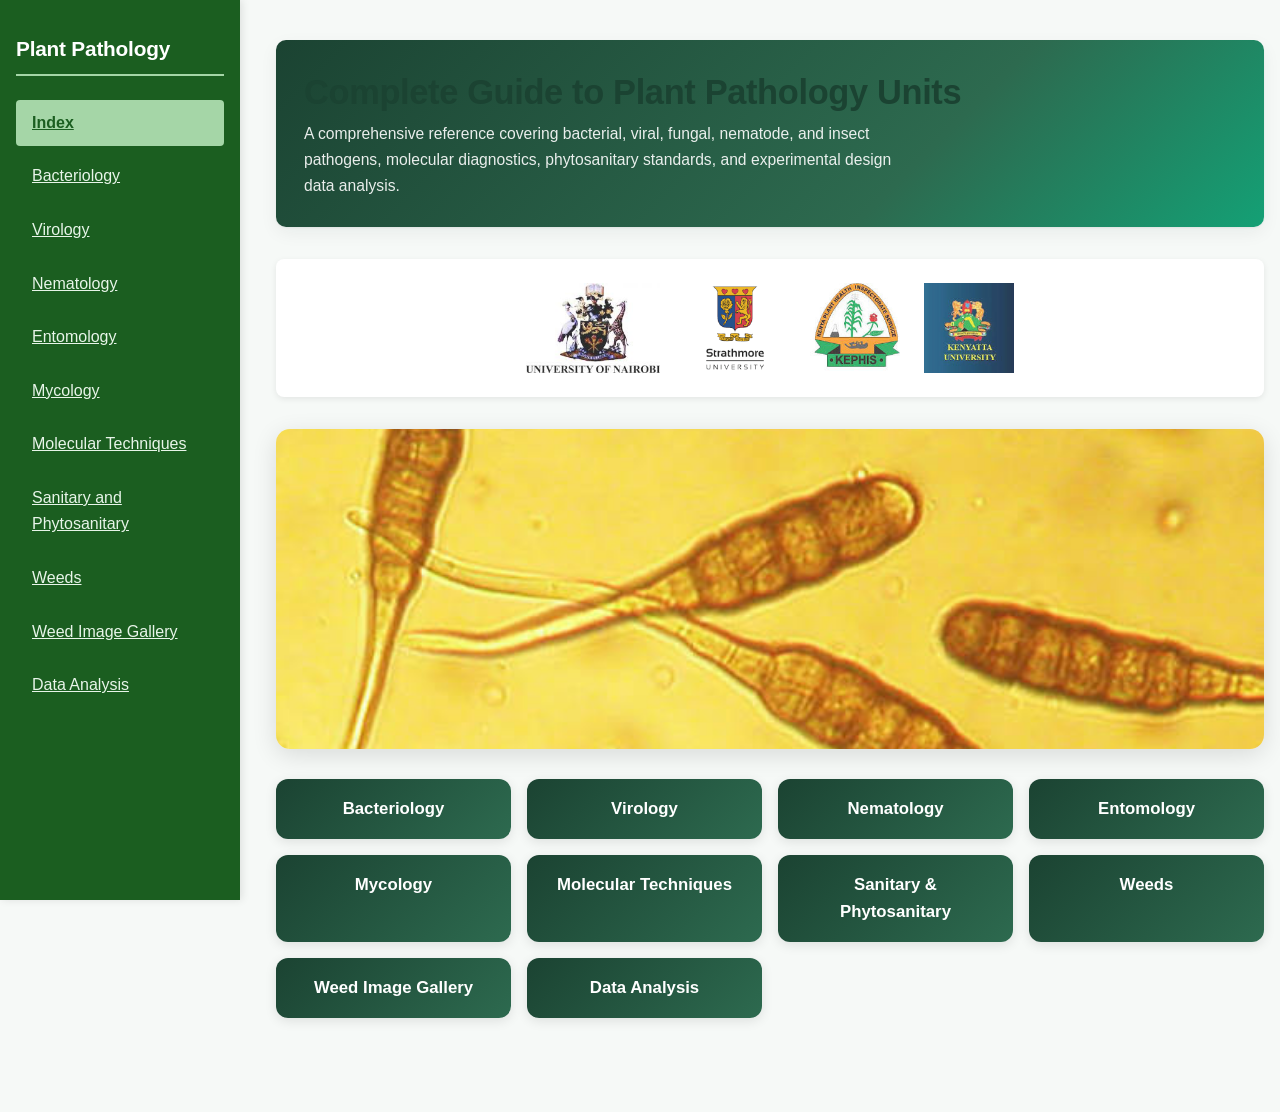
<file: index.html>
<!DOCTYPE html>
<html lang="en">
<head>
  <meta charset="UTF-8">
  <meta name="viewport" content="width=device-width, initial-scale=1.0">
  <title>Complete Guide to Plant Pathology Units</title>
  <link rel="stylesheet" href="style.css">
</head>
<body>
  <div class="wrap">
    <header class="masthead">
      <h1>Complete Guide to Plant Pathology Units</h1>
      <p>A comprehensive reference covering bacterial, viral, fungal, nematode, and insect pathogens, molecular diagnostics, phytosanitary standards, and experimental design data analysis.</p>
    </header>

    <div class="logos">
      <img src="logo/university_nairobi_logo.jfif" alt="University of Nairobi" class="logo-img">
      <img src="logo/strathmore_logo.png" alt="Strathmore University" class="logo-img">
      <img src="logo/kephis_logo.jfif" alt="KEPHIS" class="logo-img">
      <img src="logo/kenyatta_university_logo.jfif" alt="Kenyatta University" class="logo-img">
    </div>

    <div class="carousel-container">
      <div class="carousel">
        <img src="slide/alternaria solani.jfif" alt="Alternaria solani - Early blight">
        <img src="slide/alternaria padwickii.jpg" alt="Alternaria padwickii">
        <img src="slide/alternaria alternata.jfif" alt="Alternaria alternata">
        <img src="slide/aphids.jfif" alt="Aphids - Vector of viral diseases">
        <img src="slide/cercospora slide.jfif" alt="Cercospora leaf spot">
        <img src="slide/Cochliobollus miyabinus slide.jfif" alt="Cochliobollus miyabinus">
        <img src="slide/fusarium_oxysporium.jfif" alt="Fusarium oxysporum - Vascular wilt">
        <img src="slide/pseudococcids.jfif" alt="Mealybugs">
        <img src="slide/pythium slide.jfif" alt="Pythium - Damping off">
        <img src="slide/Rhizoctonia slide.jfif" alt="Rhizoctonia - Root rot">
        <img src="slide/Thielaviopsis.jfif" alt="Thielaviopsis">
        <img src="slide/thrips.jfif" alt="Thrips - Vector of viral diseases">
      </div>
      <div class="carousel-nav"></div>
    </div>

    <div class="nav-grid">
      <a href="bacteriology.html" class="nav-btn">Bacteriology</a>
      <a href="virology.html" class="nav-btn">Virology</a>
      <a href="nematology.html" class="nav-btn">Nematology</a>
      <a href="entomology.html" class="nav-btn">Entomology</a>
      <a href="mycology.html" class="nav-btn">Mycology</a>
      <a href="molecular.html" class="nav-btn">Molecular Techniques</a>
      <a href="sanitary.html" class="nav-btn">Sanitary &amp; Phytosanitary</a>
      <a href="weeds.html" class="nav-btn">Weeds</a>
      <a href="weedimage.html" class="nav-btn">Weed Image Gallery</a>
      <a href="datanalysis.html" class="nav-btn">Data Analysis</a>
    </div>
  </div>
  <script src="script.js"></script>
</body>
</html>
</file>
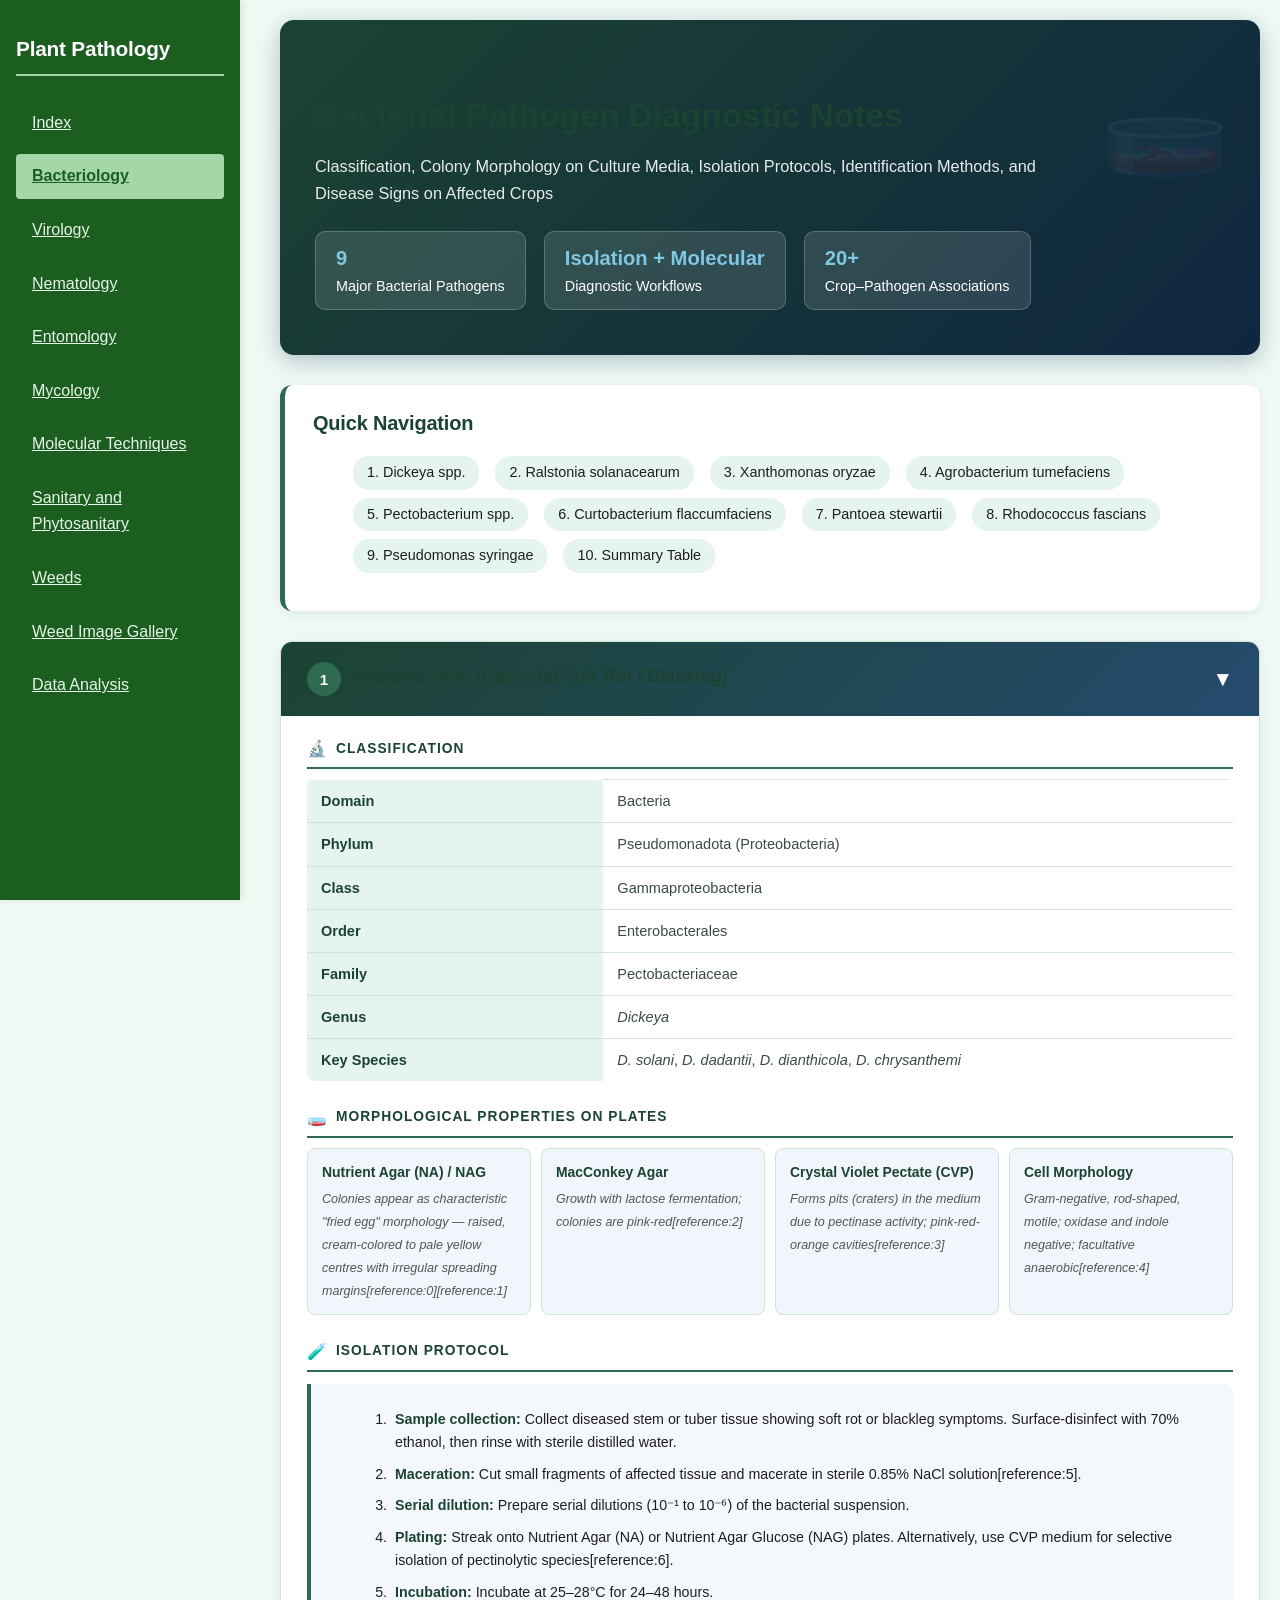
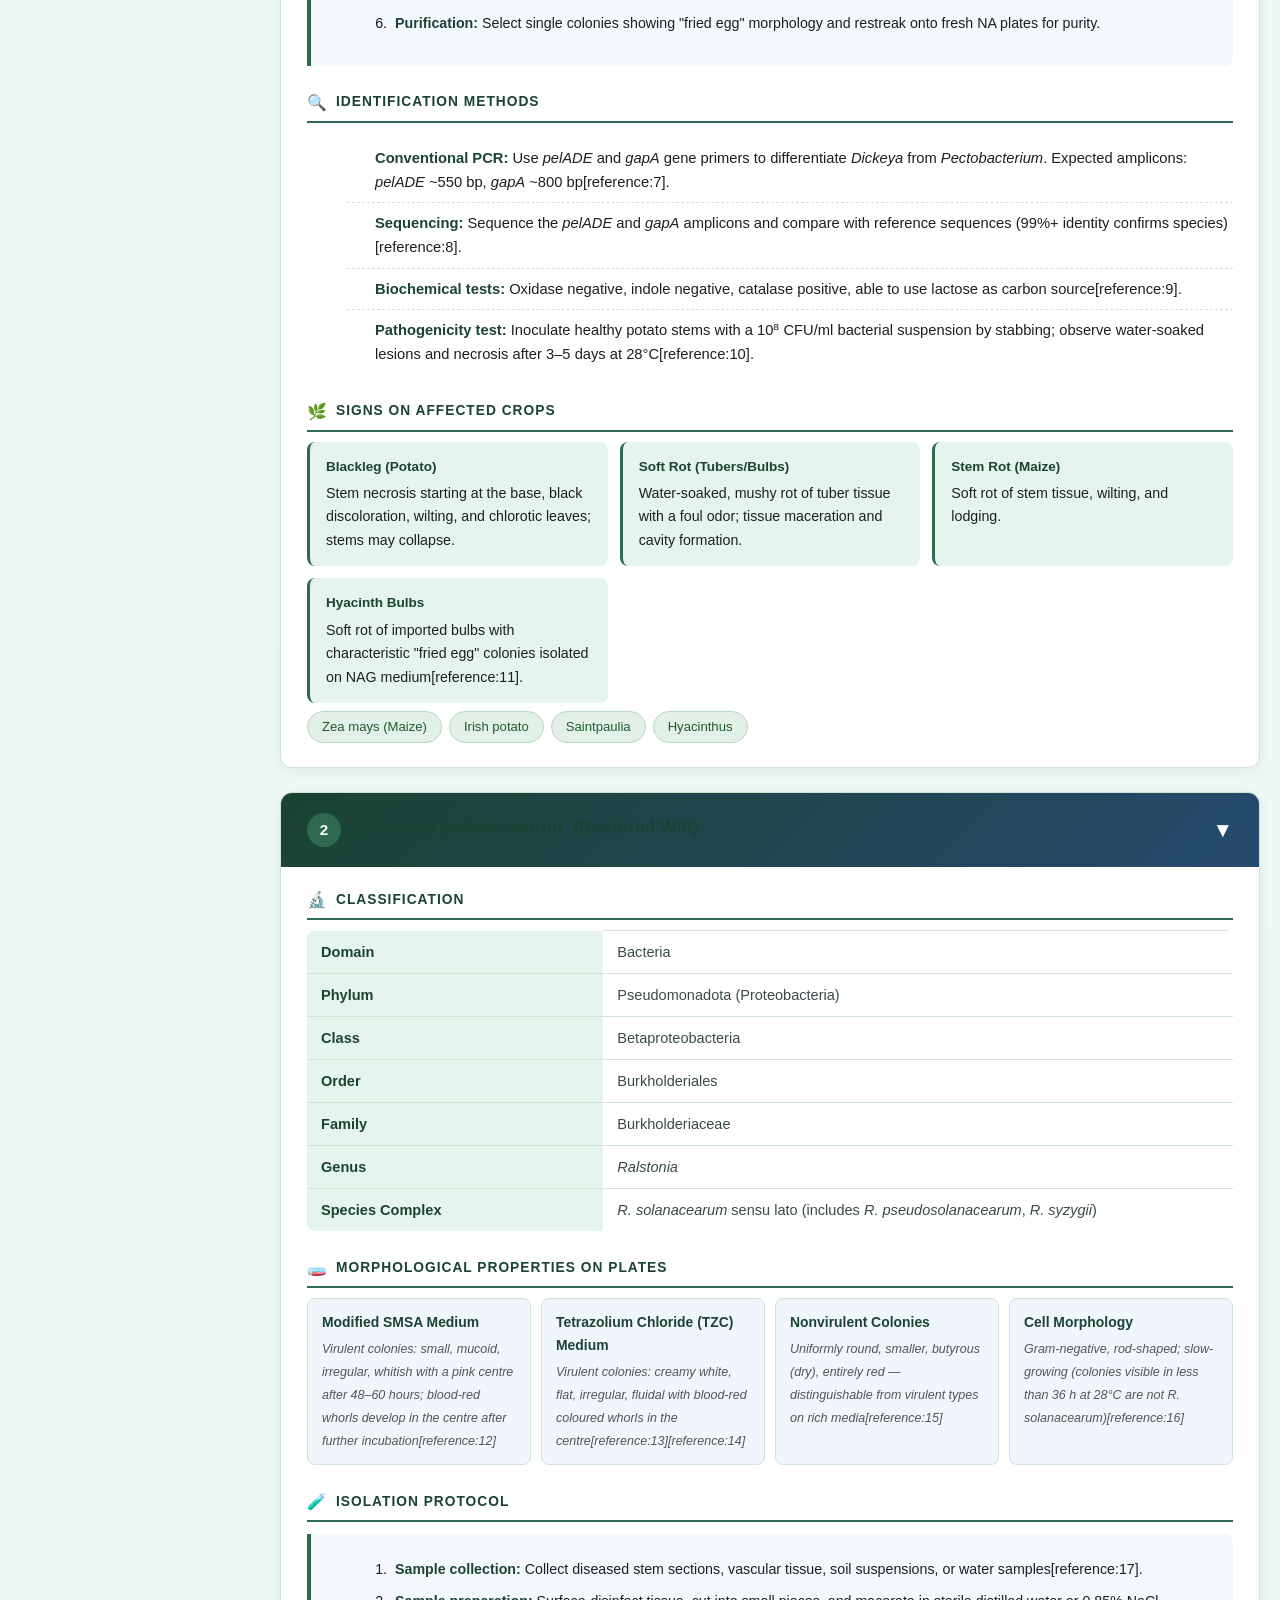
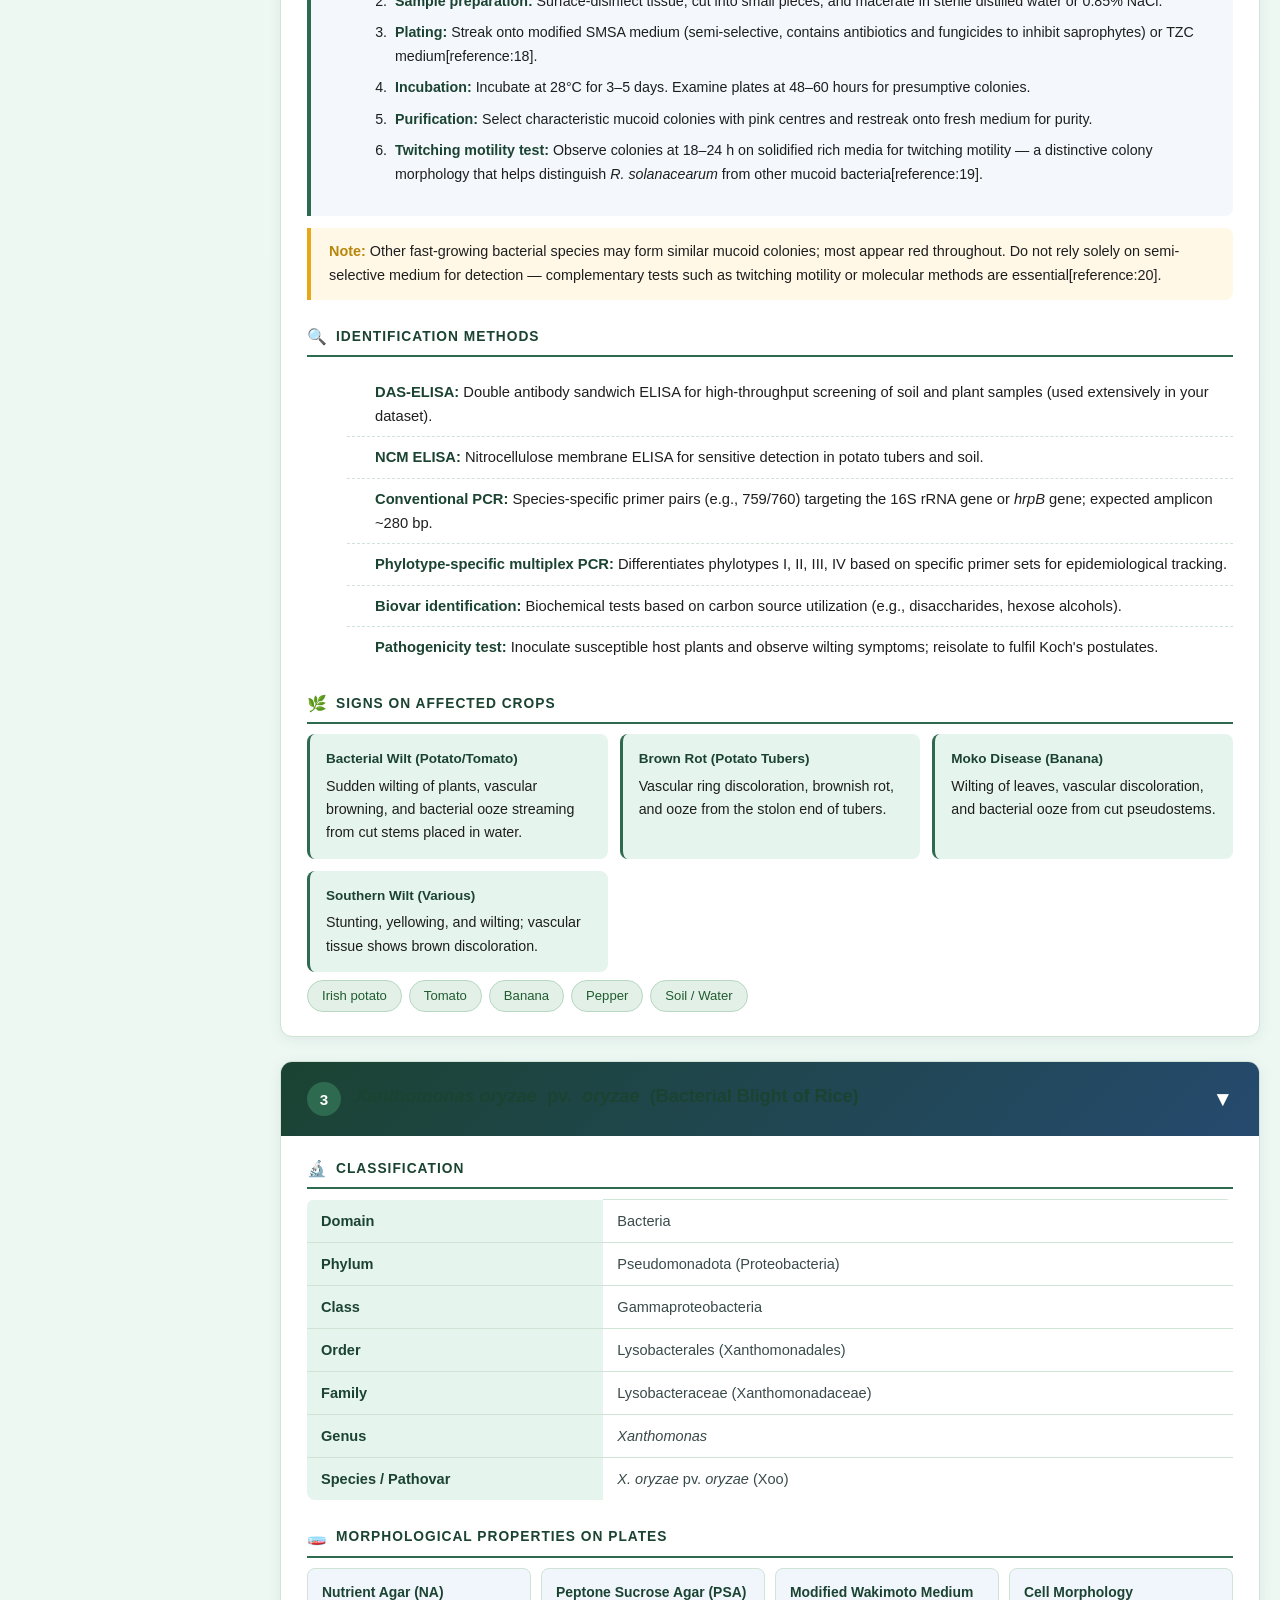
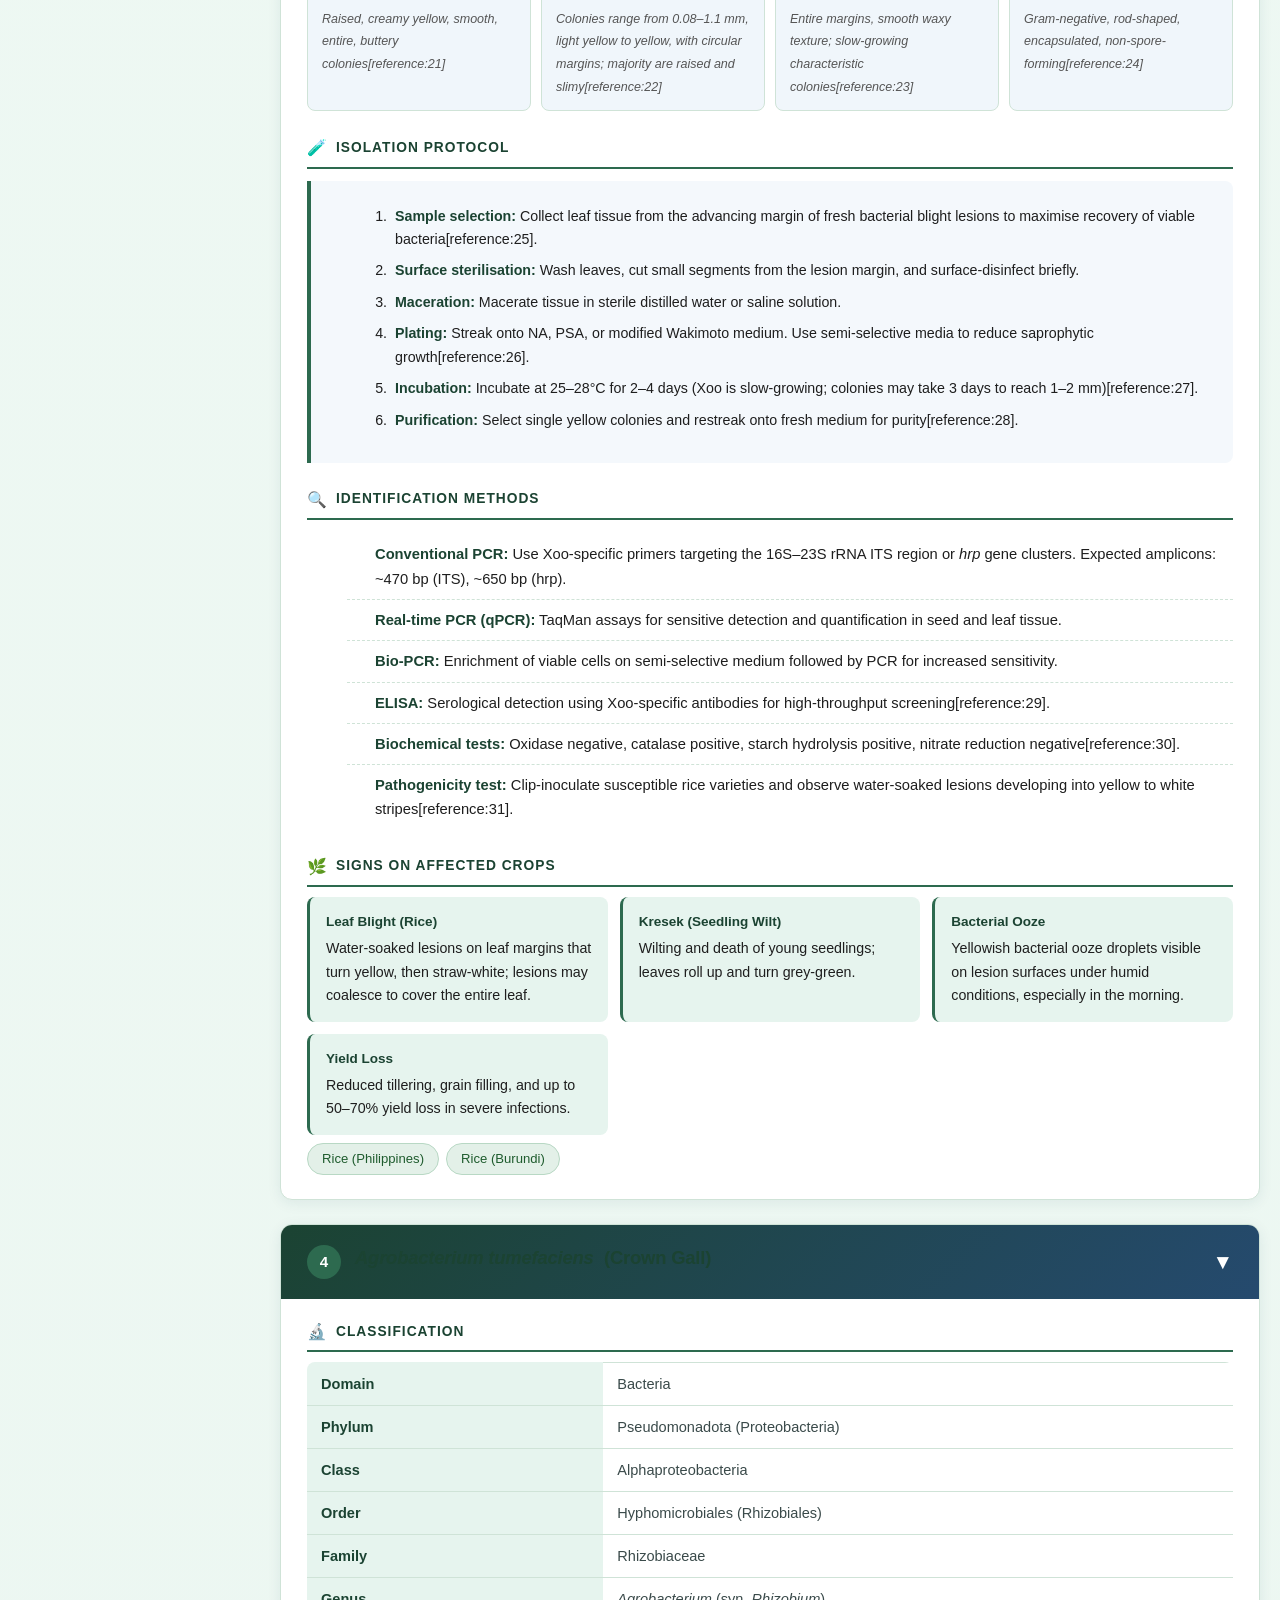
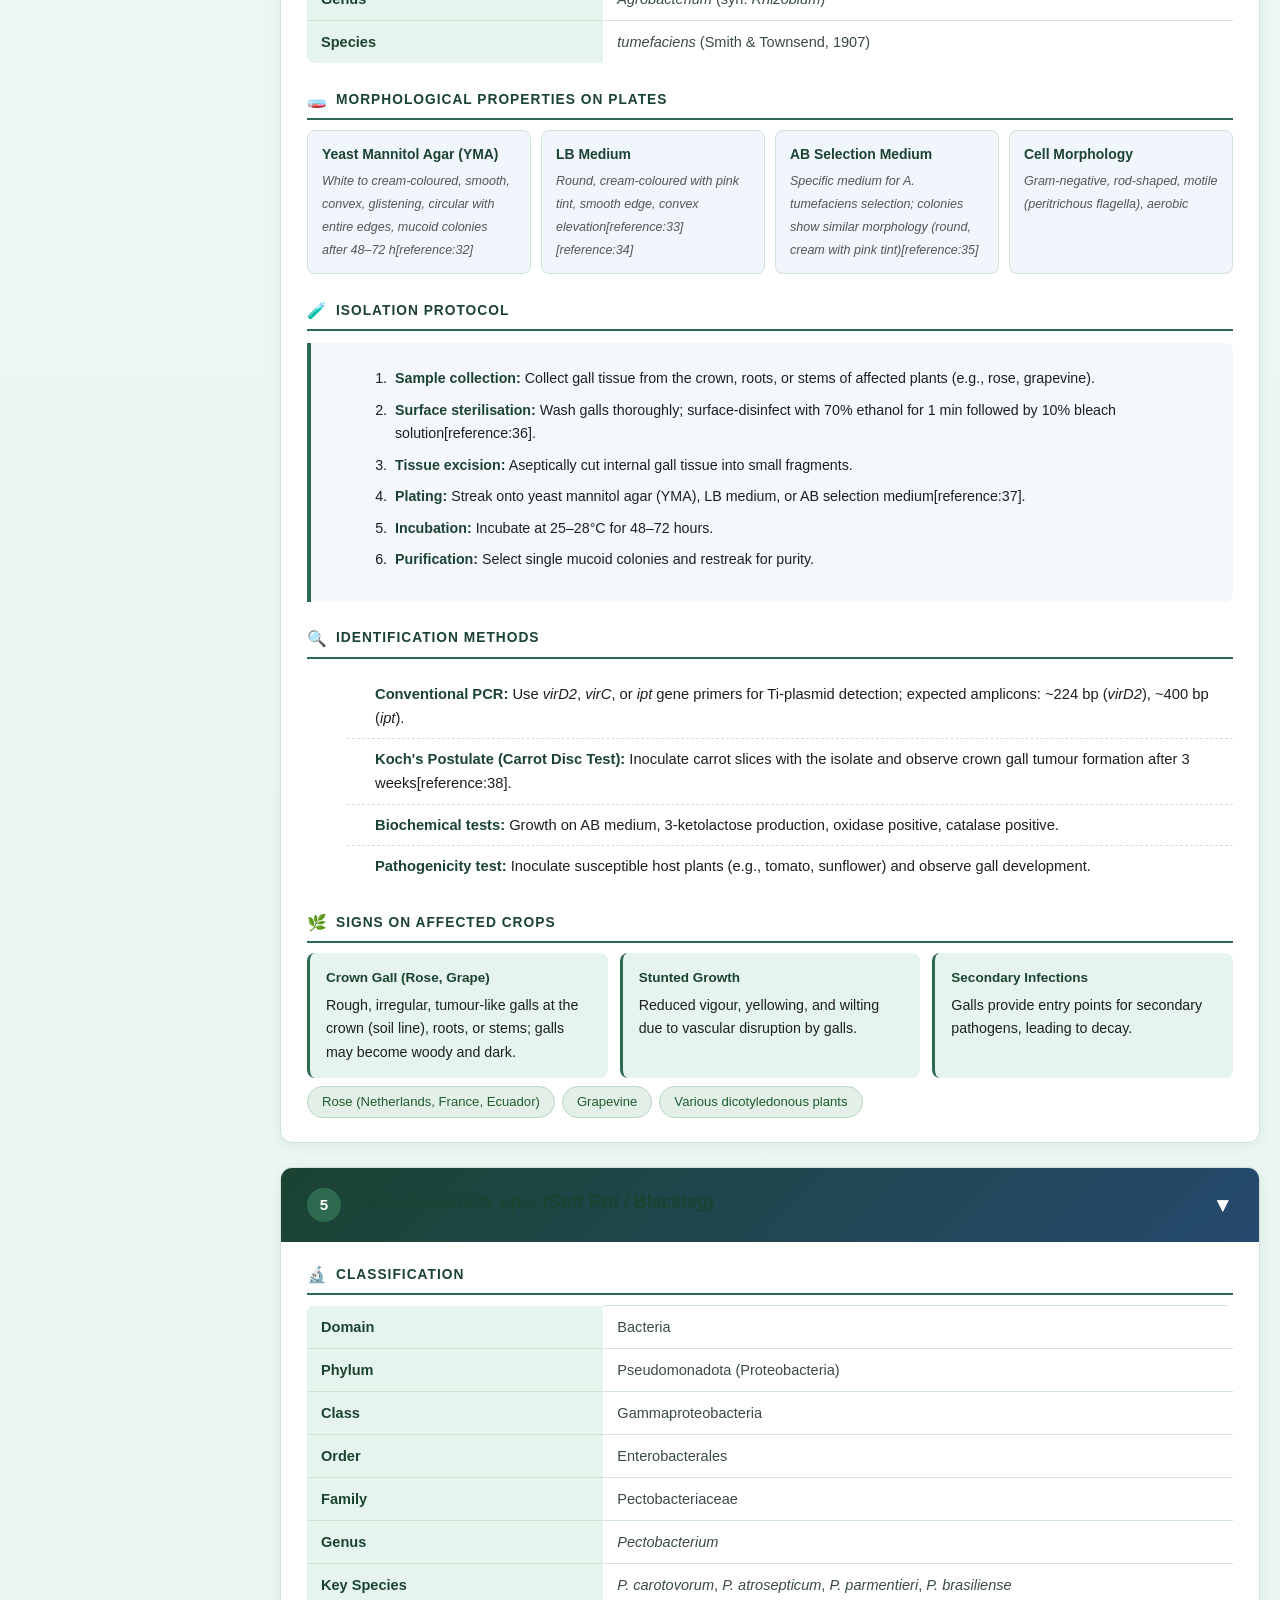
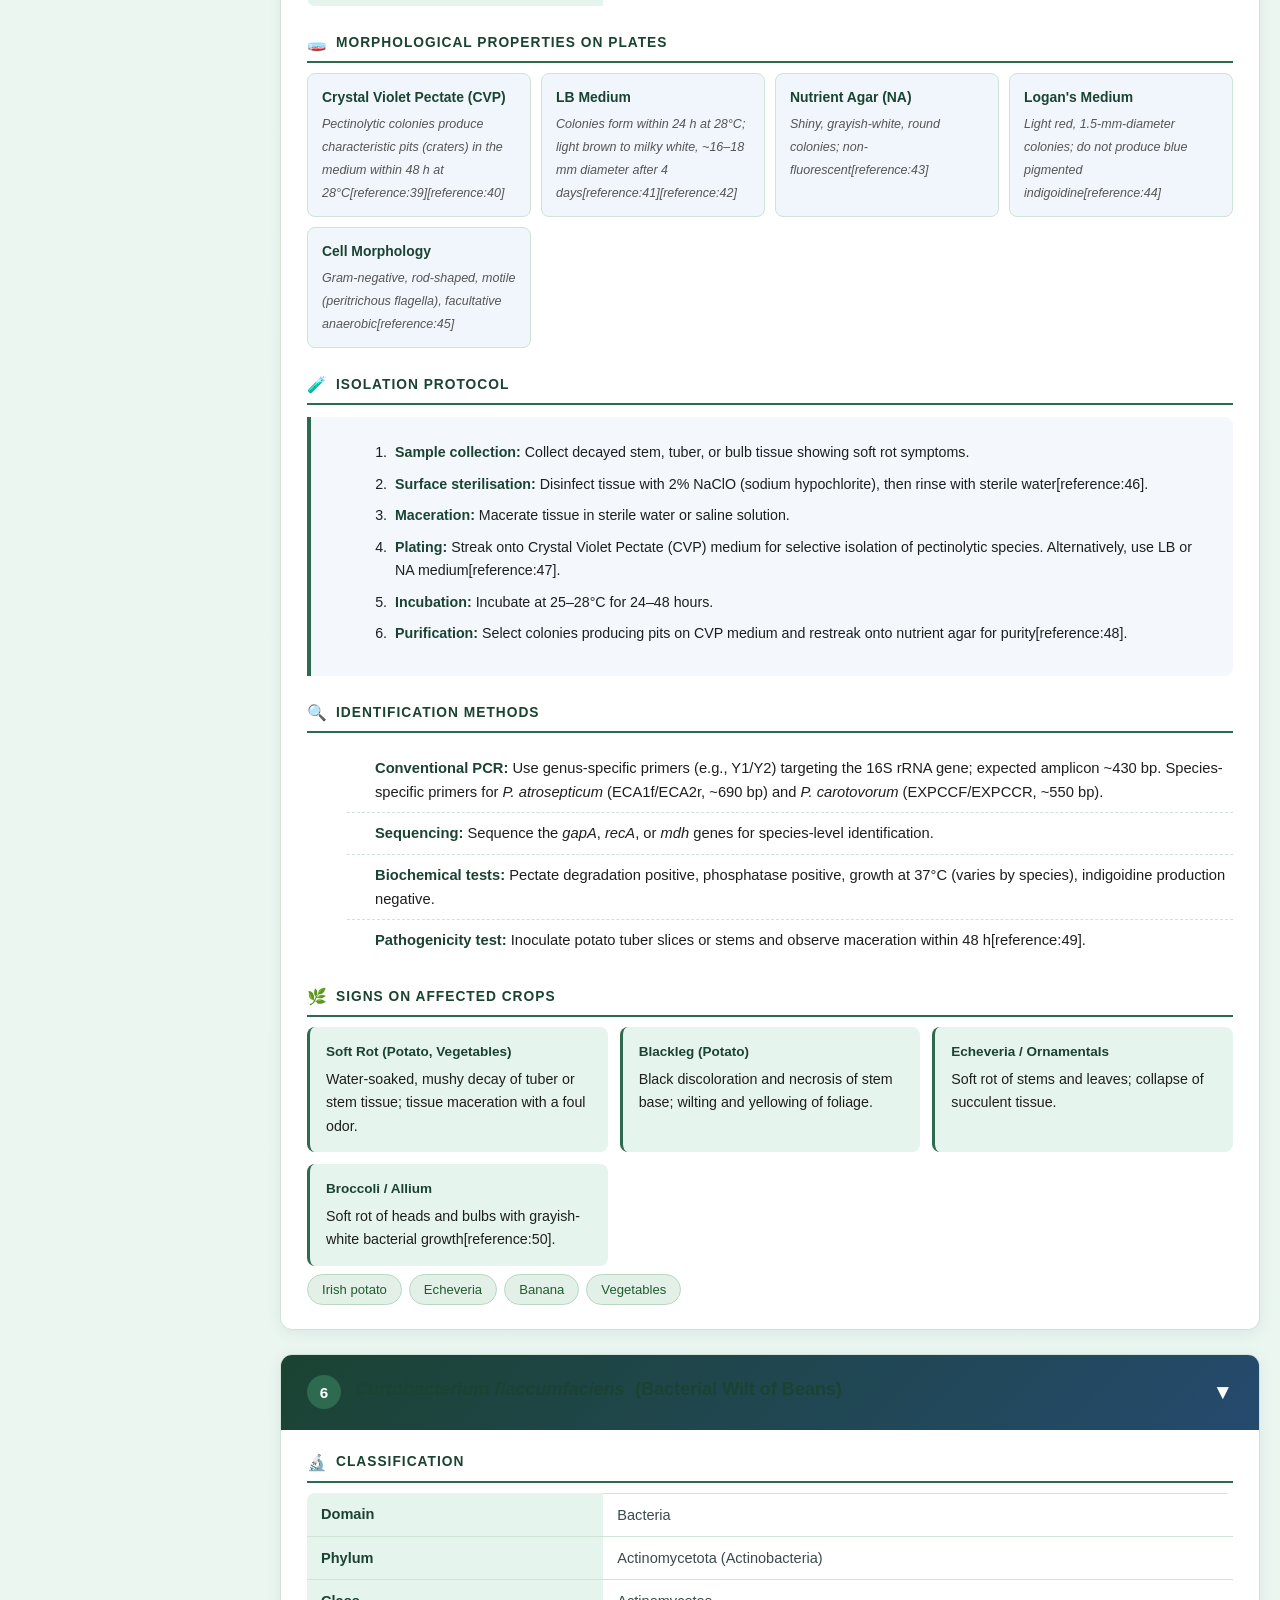
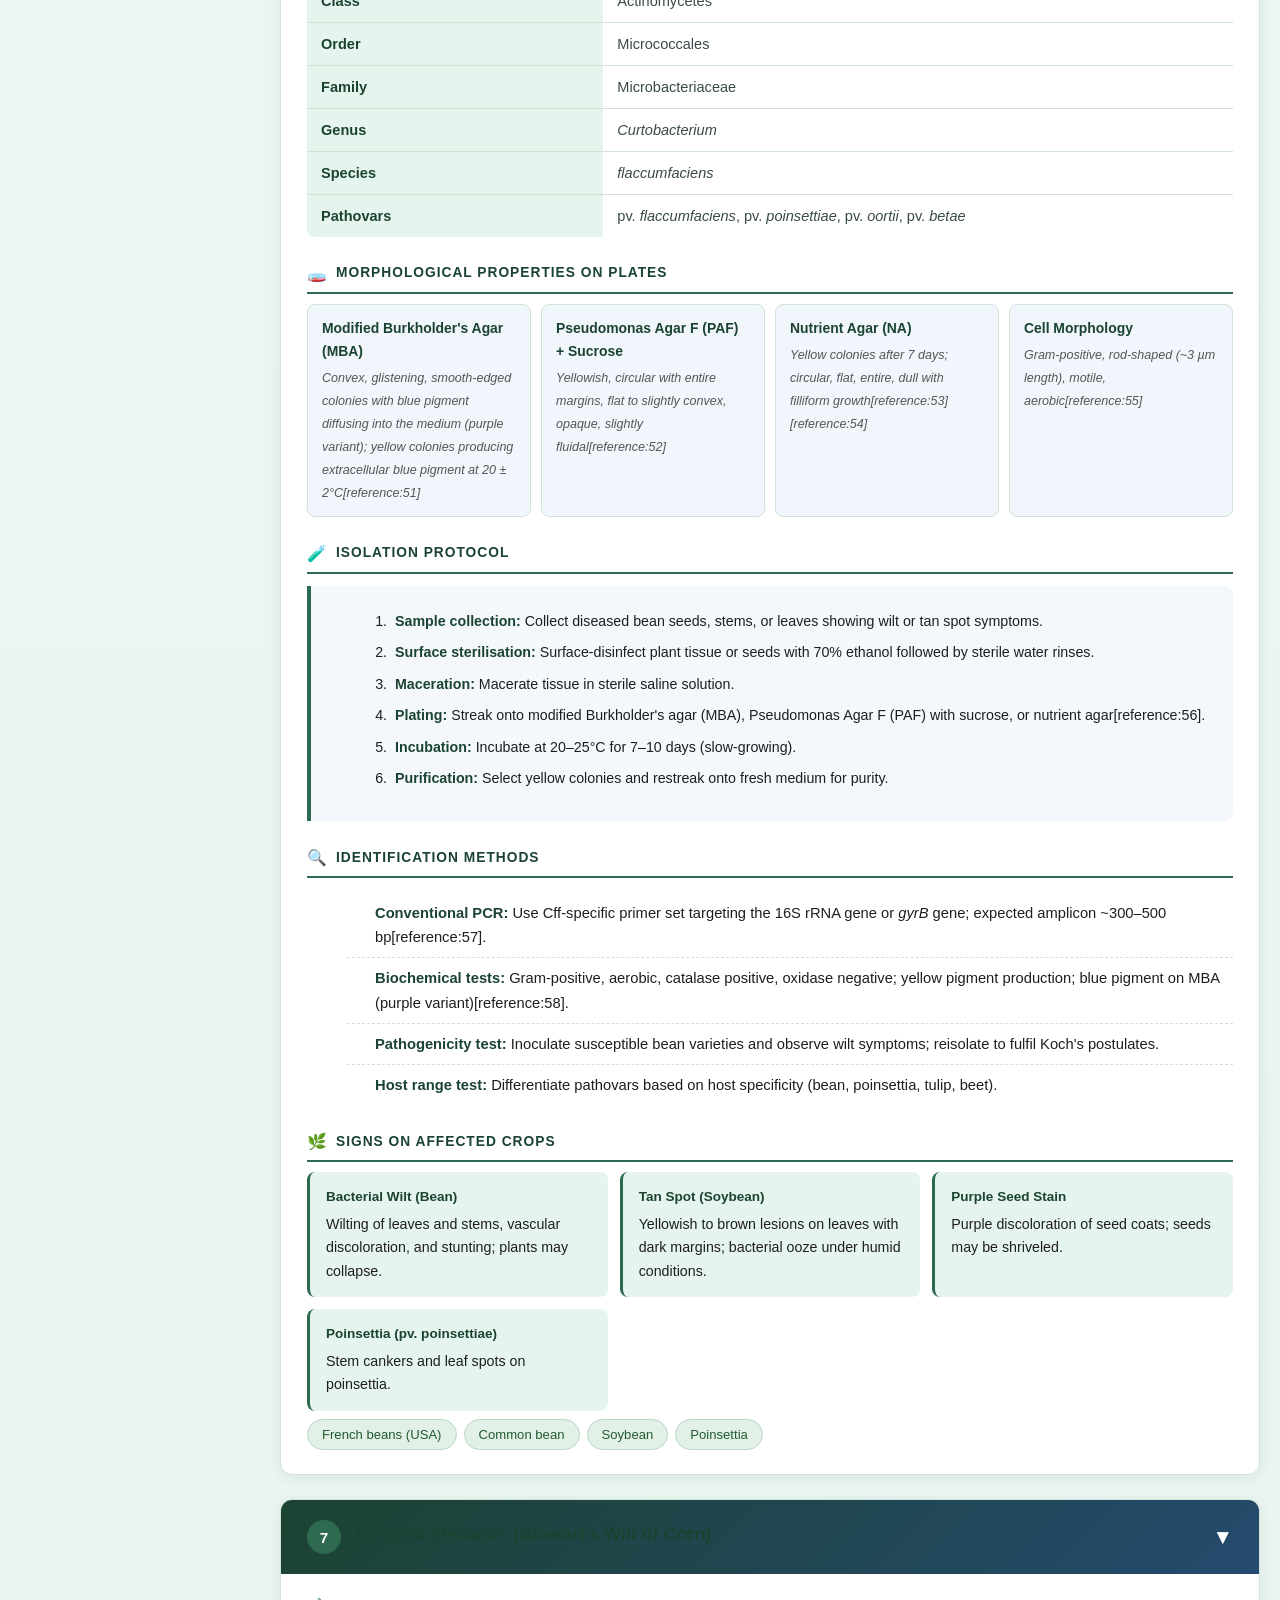
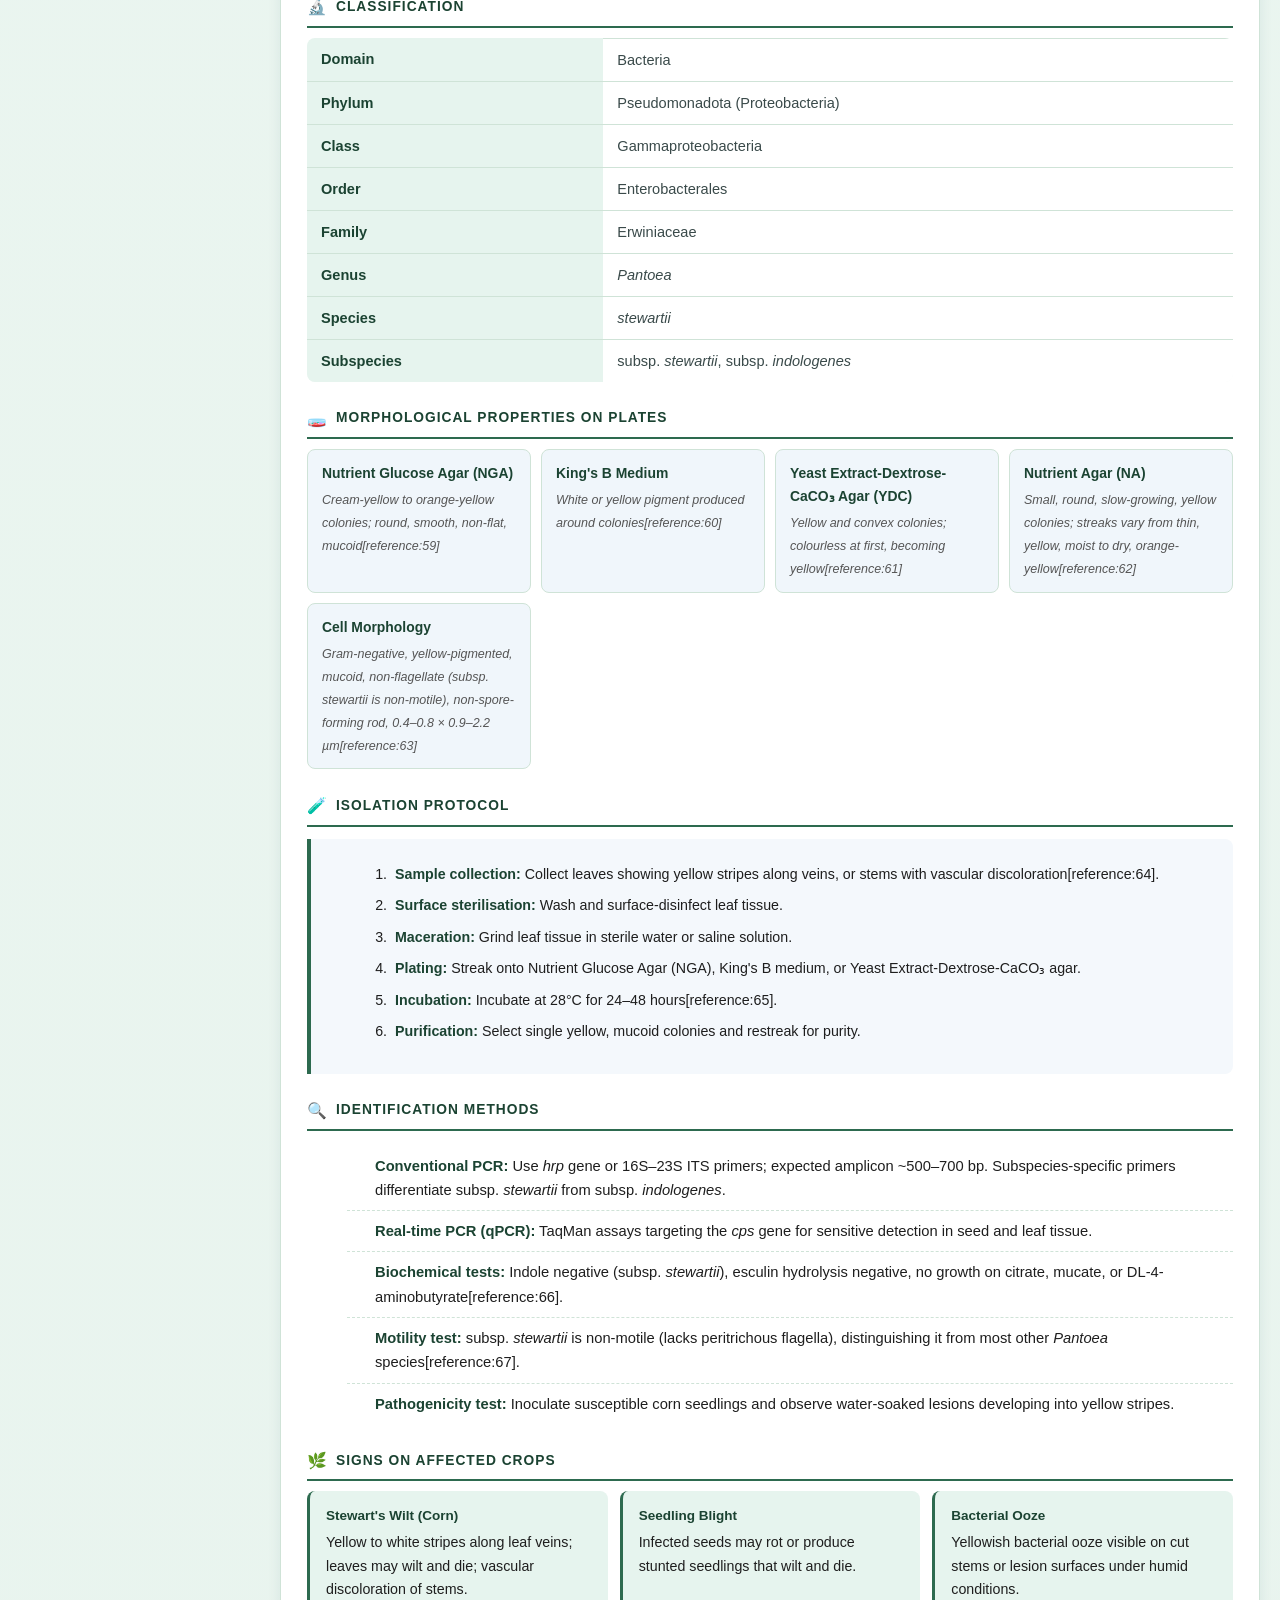
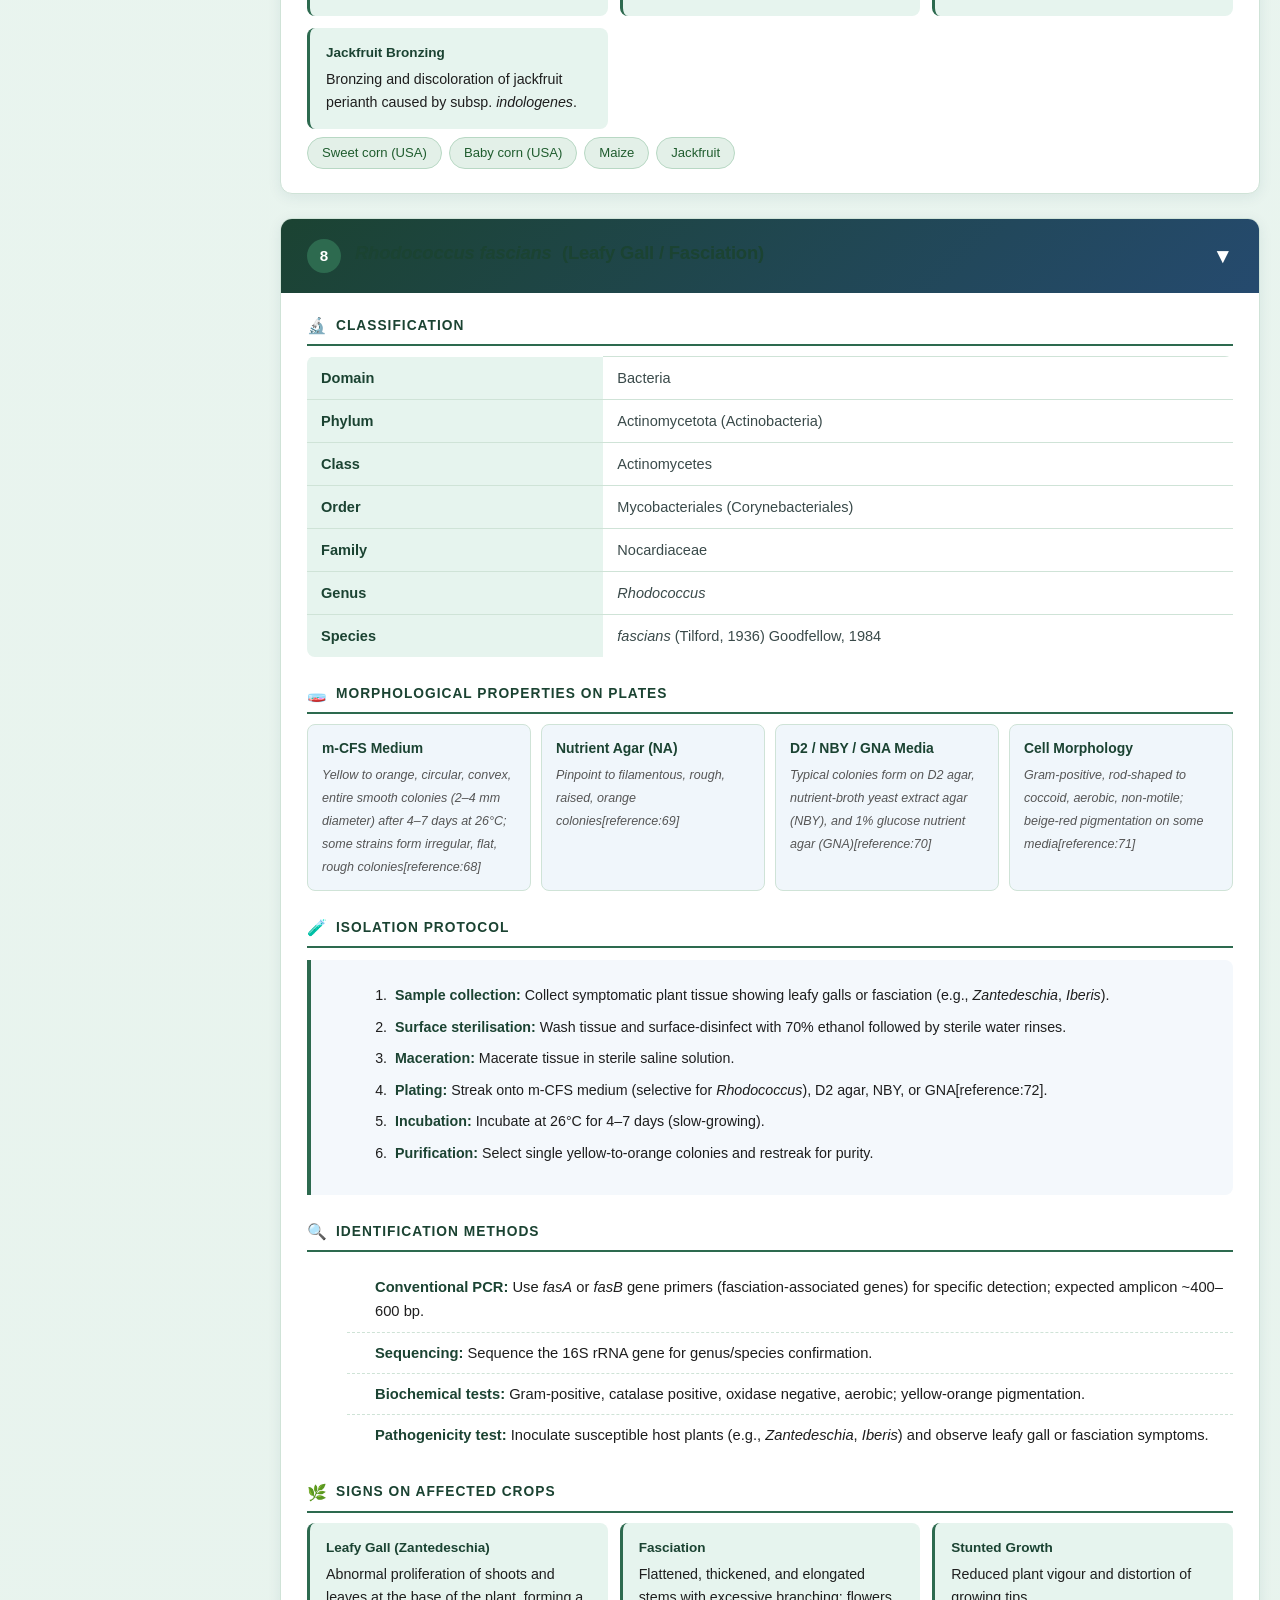
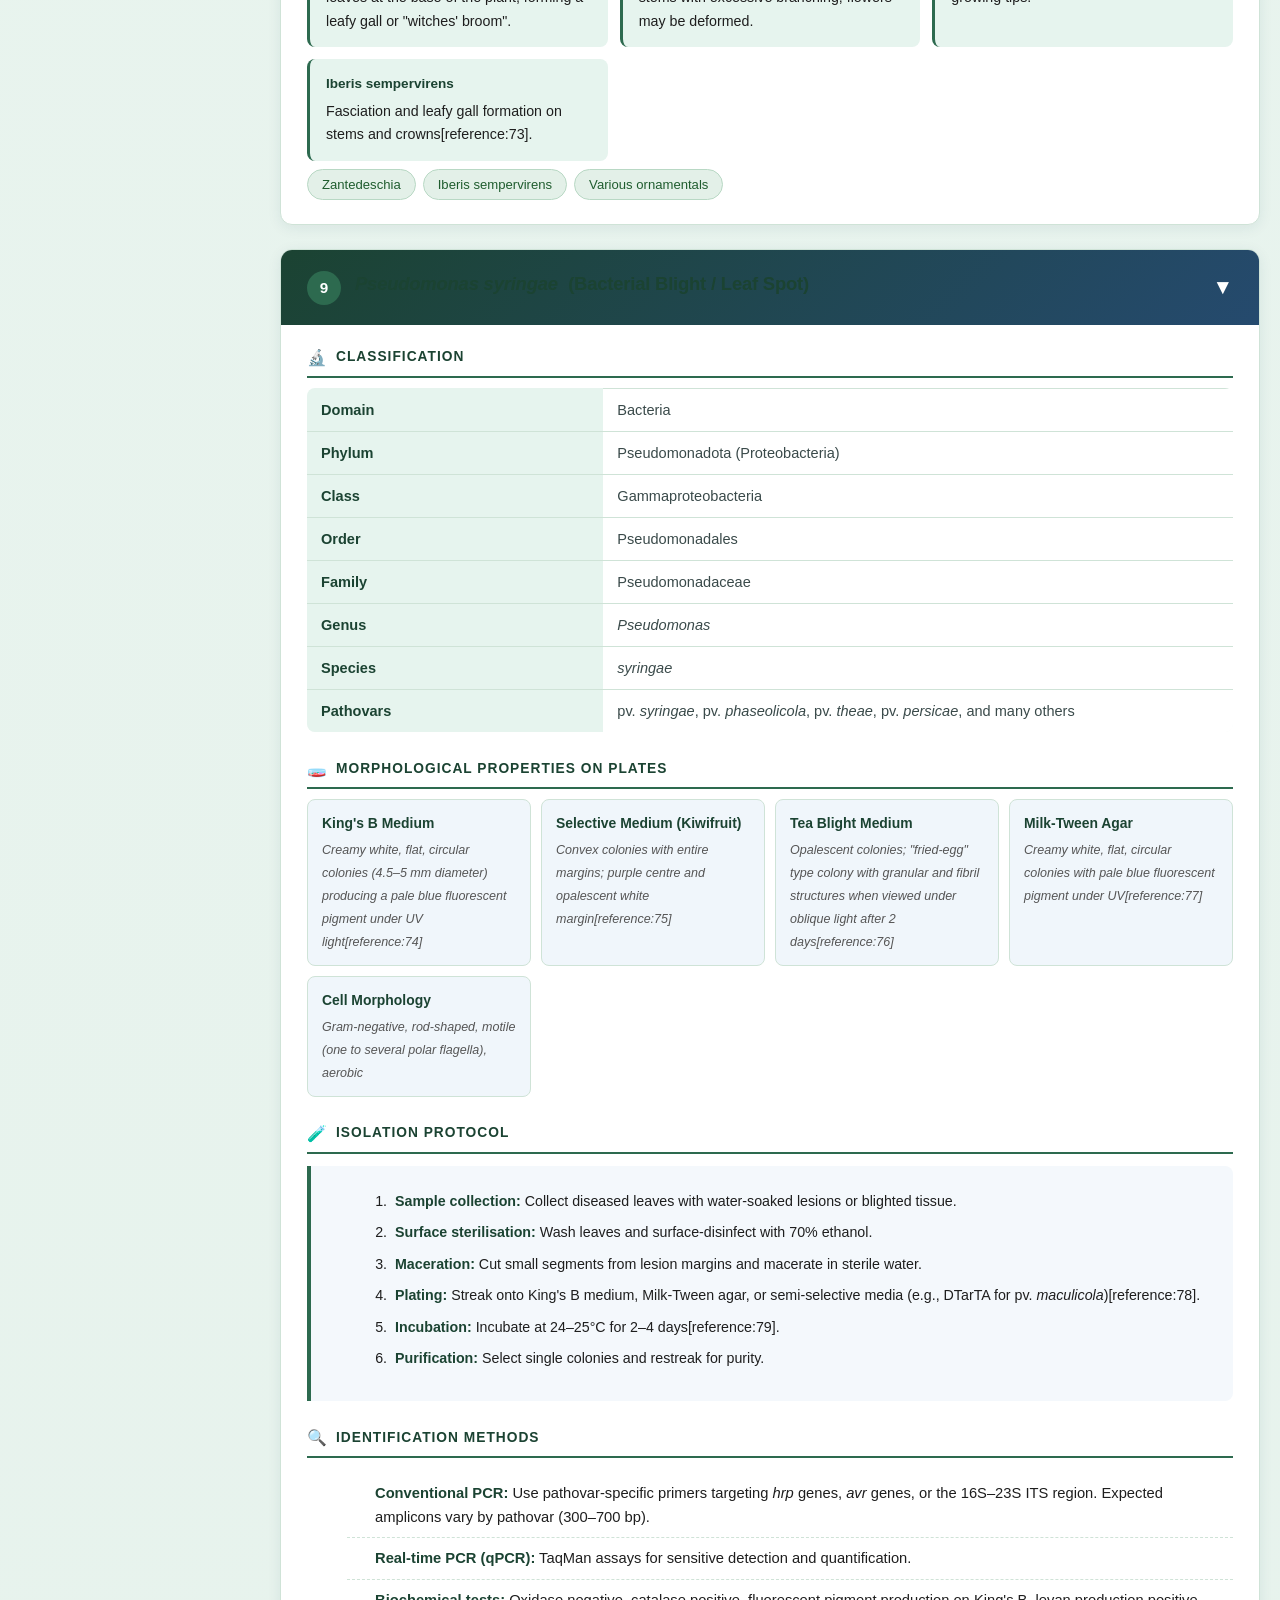
<file: bacteriology.html>
<!DOCTYPE html>
<html lang="en">
<head>
    <meta charset="UTF-8">
    <meta name="viewport" content="width=device-width, initial-scale=1.0">
    <title>Bacterial Pathogen Diagnostic Notes</title>
    <link rel="stylesheet" href="style.css">
</head>
<body class="bacteriology">
<div class="wrap">

<header>
    <h1>Bacterial Pathogen Diagnostic Notes</h1>
    <p>Classification, Colony Morphology on Culture Media, Isolation Protocols, Identification Methods, and Disease Signs on Affected Crops</p>
    <div class="stats">
        <div class="stat-badge"><strong>9</strong>Major Bacterial Pathogens</div>
        <div class="stat-badge"><strong>Isolation + Molecular</strong>Diagnostic Workflows</div>
        <div class="stat-badge"><strong>20+</strong>Crop–Pathogen Associations</div>
    </div>
</header>

<nav class="toc">
    <h2>Quick Navigation</h2>
    <ul>
        <li><a href="#dickeya">1. Dickeya spp.</a></li>
        <li><a href="#ralstonia">2. Ralstonia solanacearum</a></li>
        <li><a href="#xanthomonas">3. Xanthomonas oryzae</a></li>
        <li><a href="#agrobacterium">4. Agrobacterium tumefaciens</a></li>
        <li><a href="#pectobacterium">5. Pectobacterium spp.</a></li>
        <li><a href="#curtobacterium">6. Curtobacterium flaccumfaciens</a></li>
        <li><a href="#pantoea">7. Pantoea stewartii</a></li>
        <li><a href="#rhodococcus">8. Rhodococcus fascians</a></li>
        <li><a href="#pseudomonas">9. Pseudomonas syringae</a></li>
        <li><a href="#summary">10. Summary Table</a></li>
    </ul>
</nav>

<!-- ============================================================ -->
<!-- 1. DICKEYA SPP. -->
<!-- ============================================================ -->
<div class="pathogen-card" id="dickeya">
    <div class="pathogen-header">
        <span class="pathogen-number">1</span>
        <h2><em>Dickeya</em> spp. (Bacterial Soft Rot / Blackleg)</h2>
        <span class="toggle-icon">▼</span>
    </div>
    <div class="pathogen-body">
        <div class="section-label"><span class="icon">🔬</span> Classification</div>
        <table class="info-table">
            <tr><th>Domain</th><td>Bacteria</td></tr>
            <tr><th>Phylum</th><td>Pseudomonadota (Proteobacteria)</td></tr>
            <tr><th>Class</th><td>Gammaproteobacteria</td></tr>
            <tr><th>Order</th><td>Enterobacterales</td></tr>
            <tr><th>Family</th><td>Pectobacteriaceae</td></tr>
            <tr><th>Genus</th><td><em>Dickeya</em></td></tr>
            <tr><th>Key Species</th><td><em>D. solani</em>, <em>D. dadantii</em>, <em>D. dianthicola</em>, <em>D. chrysanthemi</em></td></tr>
        </table>

        <div class="section-label"><span class="icon">🧫</span> Morphological Properties on Plates</div>
        <div class="colony-morph">
            <div class="colony-item">
                <strong>Nutrient Agar (NA) / NAG</strong>
                <span class="medium">Colonies appear as characteristic "fried egg" morphology — raised, cream-colored to pale yellow centres with irregular spreading margins[reference:0][reference:1]</span>
            </div>
            <div class="colony-item">
                <strong>MacConkey Agar</strong>
                <span class="medium">Growth with lactose fermentation; colonies are pink-red[reference:2]</span>
            </div>
            <div class="colony-item">
                <strong>Crystal Violet Pectate (CVP)</strong>
                <span class="medium">Forms pits (craters) in the medium due to pectinase activity; pink-red-orange cavities[reference:3]</span>
            </div>
            <div class="colony-item">
                <strong>Cell Morphology</strong>
                <span class="medium">Gram-negative, rod-shaped, motile; oxidase and indole negative; facultative anaerobic[reference:4]</span>
            </div>
        </div>

        <div class="section-label"><span class="icon">🧪</span> Isolation Protocol</div>
        <div class="protocol-box">
            <ol>
                <li><strong>Sample collection:</strong> Collect diseased stem or tuber tissue showing soft rot or blackleg symptoms. Surface-disinfect with 70% ethanol, then rinse with sterile distilled water.</li>
                <li><strong>Maceration:</strong> Cut small fragments of affected tissue and macerate in sterile 0.85% NaCl solution[reference:5].</li>
                <li><strong>Serial dilution:</strong> Prepare serial dilutions (10⁻¹ to 10⁻⁶) of the bacterial suspension.</li>
                <li><strong>Plating:</strong> Streak onto Nutrient Agar (NA) or Nutrient Agar Glucose (NAG) plates. Alternatively, use CVP medium for selective isolation of pectinolytic species[reference:6].</li>
                <li><strong>Incubation:</strong> Incubate at 25–28°C for 24–48 hours.</li>
                <li><strong>Purification:</strong> Select single colonies showing "fried egg" morphology and restreak onto fresh NA plates for purity.</li>
            </ol>
        </div>

        <div class="section-label"><span class="icon">🔍</span> Identification Methods</div>
        <ul class="info-list">
            <li><strong>Conventional PCR:</strong> Use <em>pelADE</em> and <em>gapA</em> gene primers to differentiate <em>Dickeya</em> from <em>Pectobacterium</em>. Expected amplicons: <em>pelADE</em> ~550 bp, <em>gapA</em> ~800 bp[reference:7].</li>
            <li><strong>Sequencing:</strong> Sequence the <em>pelADE</em> and <em>gapA</em> amplicons and compare with reference sequences (99%+ identity confirms species)[reference:8].</li>
            <li><strong>Biochemical tests:</strong> Oxidase negative, indole negative, catalase positive, able to use lactose as carbon source[reference:9].</li>
            <li><strong>Pathogenicity test:</strong> Inoculate healthy potato stems with a 10⁸ CFU/ml bacterial suspension by stabbing; observe water-soaked lesions and necrosis after 3–5 days at 28°C[reference:10].</li>
        </ul>

        <div class="section-label"><span class="icon">🌿</span> Signs on Affected Crops</div>
        <div class="signs-grid">
            <div class="sign-item"><strong>Blackleg (Potato)</strong>Stem necrosis starting at the base, black discoloration, wilting, and chlorotic leaves; stems may collapse.</div>
            <div class="sign-item"><strong>Soft Rot (Tubers/Bulbs)</strong>Water-soaked, mushy rot of tuber tissue with a foul odor; tissue maceration and cavity formation.</div>
            <div class="sign-item"><strong>Stem Rot (Maize)</strong>Soft rot of stem tissue, wilting, and lodging.</div>
            <div class="sign-item"><strong>Hyacinth Bulbs</strong>Soft rot of imported bulbs with characteristic "fried egg" colonies isolated on NAG medium[reference:11].</div>
        </div>

        <div class="host-list">
            <span class="host-tag">Zea mays (Maize)</span>
            <span class="host-tag">Irish potato</span>
            <span class="host-tag">Saintpaulia</span>
            <span class="host-tag">Hyacinthus</span>
        </div>
    </div>
</div>

<!-- ============================================================ -->
<!-- 2. RALSTONIA SOLANACEARUM -->
<!-- ============================================================ -->
<div class="pathogen-card" id="ralstonia">
    <div class="pathogen-header">
        <span class="pathogen-number">2</span>
        <h2><em>Ralstonia solanacearum</em> (Bacterial Wilt)</h2>
        <span class="toggle-icon">▼</span>
    </div>
    <div class="pathogen-body">
        <div class="section-label"><span class="icon">🔬</span> Classification</div>
        <table class="info-table">
            <tr><th>Domain</th><td>Bacteria</td></tr>
            <tr><th>Phylum</th><td>Pseudomonadota (Proteobacteria)</td></tr>
            <tr><th>Class</th><td>Betaproteobacteria</td></tr>
            <tr><th>Order</th><td>Burkholderiales</td></tr>
            <tr><th>Family</th><td>Burkholderiaceae</td></tr>
            <tr><th>Genus</th><td><em>Ralstonia</em></td></tr>
            <tr><th>Species Complex</th><td><em>R. solanacearum</em> sensu lato (includes <em>R. pseudosolanacearum</em>, <em>R. syzygii</em>)</td></tr>
        </table>

        <div class="section-label"><span class="icon">🧫</span> Morphological Properties on Plates</div>
        <div class="colony-morph">
            <div class="colony-item">
                <strong>Modified SMSA Medium</strong>
                <span class="medium">Virulent colonies: small, mucoid, irregular, whitish with a pink centre after 48–60 hours; blood-red whorls develop in the centre after further incubation[reference:12]</span>
            </div>
            <div class="colony-item">
                <strong>Tetrazolium Chloride (TZC) Medium</strong>
                <span class="medium">Virulent colonies: creamy white, flat, irregular, fluidal with blood-red coloured whorls in the centre[reference:13][reference:14]</span>
            </div>
            <div class="colony-item">
                <strong>Nonvirulent Colonies</strong>
                <span class="medium">Uniformly round, smaller, butyrous (dry), entirely red — distinguishable from virulent types on rich media[reference:15]</span>
            </div>
            <div class="colony-item">
                <strong>Cell Morphology</strong>
                <span class="medium">Gram-negative, rod-shaped; slow-growing (colonies visible in less than 36 h at 28°C are not <em>R. solanacearum</em>)[reference:16]</span>
            </div>
        </div>

        <div class="section-label"><span class="icon">🧪</span> Isolation Protocol</div>
        <div class="protocol-box">
            <ol>
                <li><strong>Sample collection:</strong> Collect diseased stem sections, vascular tissue, soil suspensions, or water samples[reference:17].</li>
                <li><strong>Sample preparation:</strong> Surface-disinfect tissue, cut into small pieces, and macerate in sterile distilled water or 0.85% NaCl.</li>
                <li><strong>Plating:</strong> Streak onto modified SMSA medium (semi-selective, contains antibiotics and fungicides to inhibit saprophytes) or TZC medium[reference:18].</li>
                <li><strong>Incubation:</strong> Incubate at 28°C for 3–5 days. Examine plates at 48–60 hours for presumptive colonies.</li>
                <li><strong>Purification:</strong> Select characteristic mucoid colonies with pink centres and restreak onto fresh medium for purity.</li>
                <li><strong>Twitching motility test:</strong> Observe colonies at 18–24 h on solidified rich media for twitching motility — a distinctive colony morphology that helps distinguish <em>R. solanacearum</em> from other mucoid bacteria[reference:19].</li>
            </ol>
        </div>
        <div class="note-box">
            <strong>Note:</strong> Other fast-growing bacterial species may form similar mucoid colonies; most appear red throughout. Do not rely solely on semi-selective medium for detection — complementary tests such as twitching motility or molecular methods are essential[reference:20].
        </div>

        <div class="section-label"><span class="icon">🔍</span> Identification Methods</div>
        <ul class="info-list">
            <li><strong>DAS-ELISA:</strong> Double antibody sandwich ELISA for high-throughput screening of soil and plant samples (used extensively in your dataset).</li>
            <li><strong>NCM ELISA:</strong> Nitrocellulose membrane ELISA for sensitive detection in potato tubers and soil.</li>
            <li><strong>Conventional PCR:</strong> Species-specific primer pairs (e.g., 759/760) targeting the 16S rRNA gene or <em>hrpB</em> gene; expected amplicon ~280 bp.</li>
            <li><strong>Phylotype-specific multiplex PCR:</strong> Differentiates phylotypes I, II, III, IV based on specific primer sets for epidemiological tracking.</li>
            <li><strong>Biovar identification:</strong> Biochemical tests based on carbon source utilization (e.g., disaccharides, hexose alcohols).</li>
            <li><strong>Pathogenicity test:</strong> Inoculate susceptible host plants and observe wilting symptoms; reisolate to fulfil Koch's postulates.</li>
        </ul>

        <div class="section-label"><span class="icon">🌿</span> Signs on Affected Crops</div>
        <div class="signs-grid">
            <div class="sign-item"><strong>Bacterial Wilt (Potato/Tomato)</strong>Sudden wilting of plants, vascular browning, and bacterial ooze streaming from cut stems placed in water.</div>
            <div class="sign-item"><strong>Brown Rot (Potato Tubers)</strong>Vascular ring discoloration, brownish rot, and ooze from the stolon end of tubers.</div>
            <div class="sign-item"><strong>Moko Disease (Banana)</strong>Wilting of leaves, vascular discoloration, and bacterial ooze from cut pseudostems.</div>
            <div class="sign-item"><strong>Southern Wilt (Various)</strong>Stunting, yellowing, and wilting; vascular tissue shows brown discoloration.</div>
        </div>

        <div class="host-list">
            <span class="host-tag">Irish potato</span>
            <span class="host-tag">Tomato</span>
            <span class="host-tag">Banana</span>
            <span class="host-tag">Pepper</span>
            <span class="host-tag">Soil / Water</span>
        </div>
    </div>
</div>

<!-- ============================================================ -->
<!-- 3. XANTHOMONAS ORYZAE -->
<!-- ============================================================ -->
<div class="pathogen-card" id="xanthomonas">
    <div class="pathogen-header">
        <span class="pathogen-number">3</span>
        <h2><em>Xanthomonas oryzae</em> pv. <em>oryzae</em> (Bacterial Blight of Rice)</h2>
        <span class="toggle-icon">▼</span>
    </div>
    <div class="pathogen-body">
        <div class="section-label"><span class="icon">🔬</span> Classification</div>
        <table class="info-table">
            <tr><th>Domain</th><td>Bacteria</td></tr>
            <tr><th>Phylum</th><td>Pseudomonadota (Proteobacteria)</td></tr>
            <tr><th>Class</th><td>Gammaproteobacteria</td></tr>
            <tr><th>Order</th><td>Lysobacterales (Xanthomonadales)</td></tr>
            <tr><th>Family</th><td>Lysobacteraceae (Xanthomonadaceae)</td></tr>
            <tr><th>Genus</th><td><em>Xanthomonas</em></td></tr>
            <tr><th>Species / Pathovar</th><td><em>X. oryzae</em> pv. <em>oryzae</em> (Xoo)</td></tr>
        </table>

        <div class="section-label"><span class="icon">🧫</span> Morphological Properties on Plates</div>
        <div class="colony-morph">
            <div class="colony-item">
                <strong>Nutrient Agar (NA)</strong>
                <span class="medium">Raised, creamy yellow, smooth, entire, buttery colonies[reference:21]</span>
            </div>
            <div class="colony-item">
                <strong>Peptone Sucrose Agar (PSA)</strong>
                <span class="medium">Colonies range from 0.08–1.1 mm, light yellow to yellow, with circular margins; majority are raised and slimy[reference:22]</span>
            </div>
            <div class="colony-item">
                <strong>Modified Wakimoto Medium</strong>
                <span class="medium">Entire margins, smooth waxy texture; slow-growing characteristic colonies[reference:23]</span>
            </div>
            <div class="colony-item">
                <strong>Cell Morphology</strong>
                <span class="medium">Gram-negative, rod-shaped, encapsulated, non-spore-forming[reference:24]</span>
            </div>
        </div>

        <div class="section-label"><span class="icon">🧪</span> Isolation Protocol</div>
        <div class="protocol-box">
            <ol>
                <li><strong>Sample selection:</strong> Collect leaf tissue from the advancing margin of fresh bacterial blight lesions to maximise recovery of viable bacteria[reference:25].</li>
                <li><strong>Surface sterilisation:</strong> Wash leaves, cut small segments from the lesion margin, and surface-disinfect briefly.</li>
                <li><strong>Maceration:</strong> Macerate tissue in sterile distilled water or saline solution.</li>
                <li><strong>Plating:</strong> Streak onto NA, PSA, or modified Wakimoto medium. Use semi-selective media to reduce saprophytic growth[reference:26].</li>
                <li><strong>Incubation:</strong> Incubate at 25–28°C for 2–4 days (Xoo is slow-growing; colonies may take 3 days to reach 1–2 mm)[reference:27].</li>
                <li><strong>Purification:</strong> Select single yellow colonies and restreak onto fresh medium for purity[reference:28].</li>
            </ol>
        </div>

        <div class="section-label"><span class="icon">🔍</span> Identification Methods</div>
        <ul class="info-list">
            <li><strong>Conventional PCR:</strong> Use Xoo-specific primers targeting the 16S–23S rRNA ITS region or <em>hrp</em> gene clusters. Expected amplicons: ~470 bp (ITS), ~650 bp (hrp).</li>
            <li><strong>Real-time PCR (qPCR):</strong> TaqMan assays for sensitive detection and quantification in seed and leaf tissue.</li>
            <li><strong>Bio-PCR:</strong> Enrichment of viable cells on semi-selective medium followed by PCR for increased sensitivity.</li>
            <li><strong>ELISA:</strong> Serological detection using Xoo-specific antibodies for high-throughput screening[reference:29].</li>
            <li><strong>Biochemical tests:</strong> Oxidase negative, catalase positive, starch hydrolysis positive, nitrate reduction negative[reference:30].</li>
            <li><strong>Pathogenicity test:</strong> Clip-inoculate susceptible rice varieties and observe water-soaked lesions developing into yellow to white stripes[reference:31].</li>
        </ul>

        <div class="section-label"><span class="icon">🌿</span> Signs on Affected Crops</div>
        <div class="signs-grid">
            <div class="sign-item"><strong>Leaf Blight (Rice)</strong>Water-soaked lesions on leaf margins that turn yellow, then straw-white; lesions may coalesce to cover the entire leaf.</div>
            <div class="sign-item"><strong>Kresek (Seedling Wilt)</strong>Wilting and death of young seedlings; leaves roll up and turn grey-green.</div>
            <div class="sign-item"><strong>Bacterial Ooze</strong>Yellowish bacterial ooze droplets visible on lesion surfaces under humid conditions, especially in the morning.</div>
            <div class="sign-item"><strong>Yield Loss</strong>Reduced tillering, grain filling, and up to 50–70% yield loss in severe infections.</div>
        </div>

        <div class="host-list">
            <span class="host-tag">Rice (Philippines)</span>
            <span class="host-tag">Rice (Burundi)</span>
        </div>
    </div>
</div>

<!-- ============================================================ -->
<!-- 4. AGROBACTERIUM TUMEFACIENS -->
<!-- ============================================================ -->
<div class="pathogen-card" id="agrobacterium">
    <div class="pathogen-header">
        <span class="pathogen-number">4</span>
        <h2><em>Agrobacterium tumefaciens</em> (Crown Gall)</h2>
        <span class="toggle-icon">▼</span>
    </div>
    <div class="pathogen-body">
        <div class="section-label"><span class="icon">🔬</span> Classification</div>
        <table class="info-table">
            <tr><th>Domain</th><td>Bacteria</td></tr>
            <tr><th>Phylum</th><td>Pseudomonadota (Proteobacteria)</td></tr>
            <tr><th>Class</th><td>Alphaproteobacteria</td></tr>
            <tr><th>Order</th><td>Hyphomicrobiales (Rhizobiales)</td></tr>
            <tr><th>Family</th><td>Rhizobiaceae</td></tr>
            <tr><th>Genus</th><td><em>Agrobacterium</em> (syn. <em>Rhizobium</em>)</td></tr>
            <tr><th>Species</th><td><em>tumefaciens</em> (Smith &amp; Townsend, 1907)</td></tr>
        </table>

        <div class="section-label"><span class="icon">🧫</span> Morphological Properties on Plates</div>
        <div class="colony-morph">
            <div class="colony-item">
                <strong>Yeast Mannitol Agar (YMA)</strong>
                <span class="medium">White to cream-coloured, smooth, convex, glistening, circular with entire edges, mucoid colonies after 48–72 h[reference:32]</span>
            </div>
            <div class="colony-item">
                <strong>LB Medium</strong>
                <span class="medium">Round, cream-coloured with pink tint, smooth edge, convex elevation[reference:33][reference:34]</span>
            </div>
            <div class="colony-item">
                <strong>AB Selection Medium</strong>
                <span class="medium">Specific medium for <em>A. tumefaciens</em> selection; colonies show similar morphology (round, cream with pink tint)[reference:35]</span>
            </div>
            <div class="colony-item">
                <strong>Cell Morphology</strong>
                <span class="medium">Gram-negative, rod-shaped, motile (peritrichous flagella), aerobic</span>
            </div>
        </div>

        <div class="section-label"><span class="icon">🧪</span> Isolation Protocol</div>
        <div class="protocol-box">
            <ol>
                <li><strong>Sample collection:</strong> Collect gall tissue from the crown, roots, or stems of affected plants (e.g., rose, grapevine).</li>
                <li><strong>Surface sterilisation:</strong> Wash galls thoroughly; surface-disinfect with 70% ethanol for 1 min followed by 10% bleach solution[reference:36].</li>
                <li><strong>Tissue excision:</strong> Aseptically cut internal gall tissue into small fragments.</li>
                <li><strong>Plating:</strong> Streak onto yeast mannitol agar (YMA), LB medium, or AB selection medium[reference:37].</li>
                <li><strong>Incubation:</strong> Incubate at 25–28°C for 48–72 hours.</li>
                <li><strong>Purification:</strong> Select single mucoid colonies and restreak for purity.</li>
            </ol>
        </div>

        <div class="section-label"><span class="icon">🔍</span> Identification Methods</div>
        <ul class="info-list">
            <li><strong>Conventional PCR:</strong> Use <em>virD2</em>, <em>virC</em>, or <em>ipt</em> gene primers for Ti-plasmid detection; expected amplicons: ~224 bp (<em>virD2</em>), ~400 bp (<em>ipt</em>).</li>
            <li><strong>Koch's Postulate (Carrot Disc Test):</strong> Inoculate carrot slices with the isolate and observe crown gall tumour formation after 3 weeks[reference:38].</li>
            <li><strong>Biochemical tests:</strong> Growth on AB medium, 3-ketolactose production, oxidase positive, catalase positive.</li>
            <li><strong>Pathogenicity test:</strong> Inoculate susceptible host plants (e.g., tomato, sunflower) and observe gall development.</li>
        </ul>

        <div class="section-label"><span class="icon">🌿</span> Signs on Affected Crops</div>
        <div class="signs-grid">
            <div class="sign-item"><strong>Crown Gall (Rose, Grape)</strong>Rough, irregular, tumour-like galls at the crown (soil line), roots, or stems; galls may become woody and dark.</div>
            <div class="sign-item"><strong>Stunted Growth</strong>Reduced vigour, yellowing, and wilting due to vascular disruption by galls.</div>
            <div class="sign-item"><strong>Secondary Infections</strong>Galls provide entry points for secondary pathogens, leading to decay.</div>
        </div>

        <div class="host-list">
            <span class="host-tag">Rose (Netherlands, France, Ecuador)</span>
            <span class="host-tag">Grapevine</span>
            <span class="host-tag">Various dicotyledonous plants</span>
        </div>
    </div>
</div>

<!-- ============================================================ -->
<!-- 5. PECTOBACTERIUM SPP. -->
<!-- ============================================================ -->
<div class="pathogen-card" id="pectobacterium">
    <div class="pathogen-header">
        <span class="pathogen-number">5</span>
        <h2><em>Pectobacterium</em> spp. (Soft Rot / Blackleg)</h2>
        <span class="toggle-icon">▼</span>
    </div>
    <div class="pathogen-body">
        <div class="section-label"><span class="icon">🔬</span> Classification</div>
        <table class="info-table">
            <tr><th>Domain</th><td>Bacteria</td></tr>
            <tr><th>Phylum</th><td>Pseudomonadota (Proteobacteria)</td></tr>
            <tr><th>Class</th><td>Gammaproteobacteria</td></tr>
            <tr><th>Order</th><td>Enterobacterales</td></tr>
            <tr><th>Family</th><td>Pectobacteriaceae</td></tr>
            <tr><th>Genus</th><td><em>Pectobacterium</em></td></tr>
            <tr><th>Key Species</th><td><em>P. carotovorum</em>, <em>P. atrosepticum</em>, <em>P. parmentieri</em>, <em>P. brasiliense</em></td></tr>
        </table>

        <div class="section-label"><span class="icon">🧫</span> Morphological Properties on Plates</div>
        <div class="colony-morph">
            <div class="colony-item">
                <strong>Crystal Violet Pectate (CVP)</strong>
                <span class="medium">Pectinolytic colonies produce characteristic pits (craters) in the medium within 48 h at 28°C[reference:39][reference:40]</span>
            </div>
            <div class="colony-item">
                <strong>LB Medium</strong>
                <span class="medium">Colonies form within 24 h at 28°C; light brown to milky white, ~16–18 mm diameter after 4 days[reference:41][reference:42]</span>
            </div>
            <div class="colony-item">
                <strong>Nutrient Agar (NA)</strong>
                <span class="medium">Shiny, grayish-white, round colonies; non-fluorescent[reference:43]</span>
            </div>
            <div class="colony-item">
                <strong>Logan's Medium</strong>
                <span class="medium">Light red, 1.5-mm-diameter colonies; do not produce blue pigmented indigoidine[reference:44]</span>
            </div>
            <div class="colony-item">
                <strong>Cell Morphology</strong>
                <span class="medium">Gram-negative, rod-shaped, motile (peritrichous flagella), facultative anaerobic[reference:45]</span>
            </div>
        </div>

        <div class="section-label"><span class="icon">🧪</span> Isolation Protocol</div>
        <div class="protocol-box">
            <ol>
                <li><strong>Sample collection:</strong> Collect decayed stem, tuber, or bulb tissue showing soft rot symptoms.</li>
                <li><strong>Surface sterilisation:</strong> Disinfect tissue with 2% NaClO (sodium hypochlorite), then rinse with sterile water[reference:46].</li>
                <li><strong>Maceration:</strong> Macerate tissue in sterile water or saline solution.</li>
                <li><strong>Plating:</strong> Streak onto Crystal Violet Pectate (CVP) medium for selective isolation of pectinolytic species. Alternatively, use LB or NA medium[reference:47].</li>
                <li><strong>Incubation:</strong> Incubate at 25–28°C for 24–48 hours.</li>
                <li><strong>Purification:</strong> Select colonies producing pits on CVP medium and restreak onto nutrient agar for purity[reference:48].</li>
            </ol>
        </div>

        <div class="section-label"><span class="icon">🔍</span> Identification Methods</div>
        <ul class="info-list">
            <li><strong>Conventional PCR:</strong> Use genus-specific primers (e.g., Y1/Y2) targeting the 16S rRNA gene; expected amplicon ~430 bp. Species-specific primers for <em>P. atrosepticum</em> (ECA1f/ECA2r, ~690 bp) and <em>P. carotovorum</em> (EXPCCF/EXPCCR, ~550 bp).</li>
            <li><strong>Sequencing:</strong> Sequence the <em>gapA</em>, <em>recA</em>, or <em>mdh</em> genes for species-level identification.</li>
            <li><strong>Biochemical tests:</strong> Pectate degradation positive, phosphatase positive, growth at 37°C (varies by species), indigoidine production negative.</li>
            <li><strong>Pathogenicity test:</strong> Inoculate potato tuber slices or stems and observe maceration within 48 h[reference:49].</li>
        </ul>

        <div class="section-label"><span class="icon">🌿</span> Signs on Affected Crops</div>
        <div class="signs-grid">
            <div class="sign-item"><strong>Soft Rot (Potato, Vegetables)</strong>Water-soaked, mushy decay of tuber or stem tissue; tissue maceration with a foul odor.</div>
            <div class="sign-item"><strong>Blackleg (Potato)</strong>Black discoloration and necrosis of stem base; wilting and yellowing of foliage.</div>
            <div class="sign-item"><strong>Echeveria / Ornamentals</strong>Soft rot of stems and leaves; collapse of succulent tissue.</div>
            <div class="sign-item"><strong>Broccoli / Allium</strong>Soft rot of heads and bulbs with grayish-white bacterial growth[reference:50].</div>
        </div>

        <div class="host-list">
            <span class="host-tag">Irish potato</span>
            <span class="host-tag">Echeveria</span>
            <span class="host-tag">Banana</span>
            <span class="host-tag">Vegetables</span>
        </div>
    </div>
</div>

<!-- ============================================================ -->
<!-- 6. CURTOBACTERIUM FLACCUMFACIENS -->
<!-- ============================================================ -->
<div class="pathogen-card" id="curtobacterium">
    <div class="pathogen-header">
        <span class="pathogen-number">6</span>
        <h2><em>Curtobacterium flaccumfaciens</em> (Bacterial Wilt of Beans)</h2>
        <span class="toggle-icon">▼</span>
    </div>
    <div class="pathogen-body">
        <div class="section-label"><span class="icon">🔬</span> Classification</div>
        <table class="info-table">
            <tr><th>Domain</th><td>Bacteria</td></tr>
            <tr><th>Phylum</th><td>Actinomycetota (Actinobacteria)</td></tr>
            <tr><th>Class</th><td>Actinomycetes</td></tr>
            <tr><th>Order</th><td>Micrococcales</td></tr>
            <tr><th>Family</th><td>Microbacteriaceae</td></tr>
            <tr><th>Genus</th><td><em>Curtobacterium</em></td></tr>
            <tr><th>Species</th><td><em>flaccumfaciens</em></td></tr>
            <tr><th>Pathovars</th><td>pv. <em>flaccumfaciens</em>, pv. <em>poinsettiae</em>, pv. <em>oortii</em>, pv. <em>betae</em></td></tr>
        </table>

        <div class="section-label"><span class="icon">🧫</span> Morphological Properties on Plates</div>
        <div class="colony-morph">
            <div class="colony-item">
                <strong>Modified Burkholder's Agar (MBA)</strong>
                <span class="medium">Convex, glistening, smooth-edged colonies with blue pigment diffusing into the medium (purple variant); yellow colonies producing extracellular blue pigment at 20 ± 2°C[reference:51]</span>
            </div>
            <div class="colony-item">
                <strong>Pseudomonas Agar F (PAF) + Sucrose</strong>
                <span class="medium">Yellowish, circular with entire margins, flat to slightly convex, opaque, slightly fluidal[reference:52]</span>
            </div>
            <div class="colony-item">
                <strong>Nutrient Agar (NA)</strong>
                <span class="medium">Yellow colonies after 7 days; circular, flat, entire, dull with filliform growth[reference:53][reference:54]</span>
            </div>
            <div class="colony-item">
                <strong>Cell Morphology</strong>
                <span class="medium">Gram-positive, rod-shaped (~3 µm length), motile, aerobic[reference:55]</span>
            </div>
        </div>

        <div class="section-label"><span class="icon">🧪</span> Isolation Protocol</div>
        <div class="protocol-box">
            <ol>
                <li><strong>Sample collection:</strong> Collect diseased bean seeds, stems, or leaves showing wilt or tan spot symptoms.</li>
                <li><strong>Surface sterilisation:</strong> Surface-disinfect plant tissue or seeds with 70% ethanol followed by sterile water rinses.</li>
                <li><strong>Maceration:</strong> Macerate tissue in sterile saline solution.</li>
                <li><strong>Plating:</strong> Streak onto modified Burkholder's agar (MBA), Pseudomonas Agar F (PAF) with sucrose, or nutrient agar[reference:56].</li>
                <li><strong>Incubation:</strong> Incubate at 20–25°C for 7–10 days (slow-growing).</li>
                <li><strong>Purification:</strong> Select yellow colonies and restreak onto fresh medium for purity.</li>
            </ol>
        </div>

        <div class="section-label"><span class="icon">🔍</span> Identification Methods</div>
        <ul class="info-list">
            <li><strong>Conventional PCR:</strong> Use Cff-specific primer set targeting the 16S rRNA gene or <em>gyrB</em> gene; expected amplicon ~300–500 bp[reference:57].</li>
            <li><strong>Biochemical tests:</strong> Gram-positive, aerobic, catalase positive, oxidase negative; yellow pigment production; blue pigment on MBA (purple variant)[reference:58].</li>
            <li><strong>Pathogenicity test:</strong> Inoculate susceptible bean varieties and observe wilt symptoms; reisolate to fulfil Koch's postulates.</li>
            <li><strong>Host range test:</strong> Differentiate pathovars based on host specificity (bean, poinsettia, tulip, beet).</li>
        </ul>

        <div class="section-label"><span class="icon">🌿</span> Signs on Affected Crops</div>
        <div class="signs-grid">
            <div class="sign-item"><strong>Bacterial Wilt (Bean)</strong>Wilting of leaves and stems, vascular discoloration, and stunting; plants may collapse.</div>
            <div class="sign-item"><strong>Tan Spot (Soybean)</strong>Yellowish to brown lesions on leaves with dark margins; bacterial ooze under humid conditions.</div>
            <div class="sign-item"><strong>Purple Seed Stain</strong>Purple discoloration of seed coats; seeds may be shriveled.</div>
            <div class="sign-item"><strong>Poinsettia (pv. poinsettiae)</strong>Stem cankers and leaf spots on poinsettia.</div>
        </div>

        <div class="host-list">
            <span class="host-tag">French beans (USA)</span>
            <span class="host-tag">Common bean</span>
            <span class="host-tag">Soybean</span>
            <span class="host-tag">Poinsettia</span>
        </div>
    </div>
</div>

<!-- ============================================================ -->
<!-- 7. PANTOEA STEWARTII -->
<!-- ============================================================ -->
<div class="pathogen-card" id="pantoea">
    <div class="pathogen-header">
        <span class="pathogen-number">7</span>
        <h2><em>Pantoea stewartii</em> (Stewart's Wilt of Corn)</h2>
        <span class="toggle-icon">▼</span>
    </div>
    <div class="pathogen-body">
        <div class="section-label"><span class="icon">🔬</span> Classification</div>
        <table class="info-table">
            <tr><th>Domain</th><td>Bacteria</td></tr>
            <tr><th>Phylum</th><td>Pseudomonadota (Proteobacteria)</td></tr>
            <tr><th>Class</th><td>Gammaproteobacteria</td></tr>
            <tr><th>Order</th><td>Enterobacterales</td></tr>
            <tr><th>Family</th><td>Erwiniaceae</td></tr>
            <tr><th>Genus</th><td><em>Pantoea</em></td></tr>
            <tr><th>Species</th><td><em>stewartii</em></td></tr>
            <tr><th>Subspecies</th><td>subsp. <em>stewartii</em>, subsp. <em>indologenes</em></td></tr>
        </table>

        <div class="section-label"><span class="icon">🧫</span> Morphological Properties on Plates</div>
        <div class="colony-morph">
            <div class="colony-item">
                <strong>Nutrient Glucose Agar (NGA)</strong>
                <span class="medium">Cream-yellow to orange-yellow colonies; round, smooth, non-flat, mucoid[reference:59]</span>
            </div>
            <div class="colony-item">
                <strong>King's B Medium</strong>
                <span class="medium">White or yellow pigment produced around colonies[reference:60]</span>
            </div>
            <div class="colony-item">
                <strong>Yeast Extract-Dextrose-CaCO₃ Agar (YDC)</strong>
                <span class="medium">Yellow and convex colonies; colourless at first, becoming yellow[reference:61]</span>
            </div>
            <div class="colony-item">
                <strong>Nutrient Agar (NA)</strong>
                <span class="medium">Small, round, slow-growing, yellow colonies; streaks vary from thin, yellow, moist to dry, orange-yellow[reference:62]</span>
            </div>
            <div class="colony-item">
                <strong>Cell Morphology</strong>
                <span class="medium">Gram-negative, yellow-pigmented, mucoid, non-flagellate (subsp. <em>stewartii</em> is non-motile), non-spore-forming rod, 0.4–0.8 × 0.9–2.2 µm[reference:63]</span>
            </div>
        </div>

        <div class="section-label"><span class="icon">🧪</span> Isolation Protocol</div>
        <div class="protocol-box">
            <ol>
                <li><strong>Sample collection:</strong> Collect leaves showing yellow stripes along veins, or stems with vascular discoloration[reference:64].</li>
                <li><strong>Surface sterilisation:</strong> Wash and surface-disinfect leaf tissue.</li>
                <li><strong>Maceration:</strong> Grind leaf tissue in sterile water or saline solution.</li>
                <li><strong>Plating:</strong> Streak onto Nutrient Glucose Agar (NGA), King's B medium, or Yeast Extract-Dextrose-CaCO₃ agar.</li>
                <li><strong>Incubation:</strong> Incubate at 28°C for 24–48 hours[reference:65].</li>
                <li><strong>Purification:</strong> Select single yellow, mucoid colonies and restreak for purity.</li>
            </ol>
        </div>

        <div class="section-label"><span class="icon">🔍</span> Identification Methods</div>
        <ul class="info-list">
            <li><strong>Conventional PCR:</strong> Use <em>hrp</em> gene or 16S–23S ITS primers; expected amplicon ~500–700 bp. Subspecies-specific primers differentiate subsp. <em>stewartii</em> from subsp. <em>indologenes</em>.</li>
            <li><strong>Real-time PCR (qPCR):</strong> TaqMan assays targeting the <em>cps</em> gene for sensitive detection in seed and leaf tissue.</li>
            <li><strong>Biochemical tests:</strong> Indole negative (subsp. <em>stewartii</em>), esculin hydrolysis negative, no growth on citrate, mucate, or DL-4-aminobutyrate[reference:66].</li>
            <li><strong>Motility test:</strong> subsp. <em>stewartii</em> is non-motile (lacks peritrichous flagella), distinguishing it from most other <em>Pantoea</em> species[reference:67].</li>
            <li><strong>Pathogenicity test:</strong> Inoculate susceptible corn seedlings and observe water-soaked lesions developing into yellow stripes.</li>
        </ul>

        <div class="section-label"><span class="icon">🌿</span> Signs on Affected Crops</div>
        <div class="signs-grid">
            <div class="sign-item"><strong>Stewart's Wilt (Corn)</strong>Yellow to white stripes along leaf veins; leaves may wilt and die; vascular discoloration of stems.</div>
            <div class="sign-item"><strong>Seedling Blight</strong>Infected seeds may rot or produce stunted seedlings that wilt and die.</div>
            <div class="sign-item"><strong>Bacterial Ooze</strong>Yellowish bacterial ooze visible on cut stems or lesion surfaces under humid conditions.</div>
            <div class="sign-item"><strong>Jackfruit Bronzing</strong>Bronzing and discoloration of jackfruit perianth caused by subsp. <em>indologenes</em>.</div>
        </div>

        <div class="host-list">
            <span class="host-tag">Sweet corn (USA)</span>
            <span class="host-tag">Baby corn (USA)</span>
            <span class="host-tag">Maize</span>
            <span class="host-tag">Jackfruit</span>
        </div>
    </div>
</div>

<!-- ============================================================ -->
<!-- 8. RHODOCOCCUS FASCIANS -->
<!-- ============================================================ -->
<div class="pathogen-card" id="rhodococcus">
    <div class="pathogen-header">
        <span class="pathogen-number">8</span>
        <h2><em>Rhodococcus fascians</em> (Leafy Gall / Fasciation)</h2>
        <span class="toggle-icon">▼</span>
    </div>
    <div class="pathogen-body">
        <div class="section-label"><span class="icon">🔬</span> Classification</div>
        <table class="info-table">
            <tr><th>Domain</th><td>Bacteria</td></tr>
            <tr><th>Phylum</th><td>Actinomycetota (Actinobacteria)</td></tr>
            <tr><th>Class</th><td>Actinomycetes</td></tr>
            <tr><th>Order</th><td>Mycobacteriales (Corynebacteriales)</td></tr>
            <tr><th>Family</th><td>Nocardiaceae</td></tr>
            <tr><th>Genus</th><td><em>Rhodococcus</em></td></tr>
            <tr><th>Species</th><td><em>fascians</em> (Tilford, 1936) Goodfellow, 1984</td></tr>
        </table>

        <div class="section-label"><span class="icon">🧫</span> Morphological Properties on Plates</div>
        <div class="colony-morph">
            <div class="colony-item">
                <strong>m-CFS Medium</strong>
                <span class="medium">Yellow to orange, circular, convex, entire smooth colonies (2–4 mm diameter) after 4–7 days at 26°C; some strains form irregular, flat, rough colonies[reference:68]</span>
            </div>
            <div class="colony-item">
                <strong>Nutrient Agar (NA)</strong>
                <span class="medium">Pinpoint to filamentous, rough, raised, orange colonies[reference:69]</span>
            </div>
            <div class="colony-item">
                <strong>D2 / NBY / GNA Media</strong>
                <span class="medium">Typical colonies form on D2 agar, nutrient-broth yeast extract agar (NBY), and 1% glucose nutrient agar (GNA)[reference:70]</span>
            </div>
            <div class="colony-item">
                <strong>Cell Morphology</strong>
                <span class="medium">Gram-positive, rod-shaped to coccoid, aerobic, non-motile; beige-red pigmentation on some media[reference:71]</span>
            </div>
        </div>

        <div class="section-label"><span class="icon">🧪</span> Isolation Protocol</div>
        <div class="protocol-box">
            <ol>
                <li><strong>Sample collection:</strong> Collect symptomatic plant tissue showing leafy galls or fasciation (e.g., <em>Zantedeschia</em>, <em>Iberis</em>).</li>
                <li><strong>Surface sterilisation:</strong> Wash tissue and surface-disinfect with 70% ethanol followed by sterile water rinses.</li>
                <li><strong>Maceration:</strong> Macerate tissue in sterile saline solution.</li>
                <li><strong>Plating:</strong> Streak onto m-CFS medium (selective for <em>Rhodococcus</em>), D2 agar, NBY, or GNA[reference:72].</li>
                <li><strong>Incubation:</strong> Incubate at 26°C for 4–7 days (slow-growing).</li>
                <li><strong>Purification:</strong> Select single yellow-to-orange colonies and restreak for purity.</li>
            </ol>
        </div>

        <div class="section-label"><span class="icon">🔍</span> Identification Methods</div>
        <ul class="info-list">
            <li><strong>Conventional PCR:</strong> Use <em>fasA</em> or <em>fasB</em> gene primers (fasciation-associated genes) for specific detection; expected amplicon ~400–600 bp.</li>
            <li><strong>Sequencing:</strong> Sequence the 16S rRNA gene for genus/species confirmation.</li>
            <li><strong>Biochemical tests:</strong> Gram-positive, catalase positive, oxidase negative, aerobic; yellow-orange pigmentation.</li>
            <li><strong>Pathogenicity test:</strong> Inoculate susceptible host plants (e.g., <em>Zantedeschia</em>, <em>Iberis</em>) and observe leafy gall or fasciation symptoms.</li>
        </ul>

        <div class="section-label"><span class="icon">🌿</span> Signs on Affected Crops</div>
        <div class="signs-grid">
            <div class="sign-item"><strong>Leafy Gall (Zantedeschia)</strong>Abnormal proliferation of shoots and leaves at the base of the plant, forming a leafy gall or "witches' broom".</div>
            <div class="sign-item"><strong>Fasciation</strong>Flattened, thickened, and elongated stems with excessive branching; flowers may be deformed.</div>
            <div class="sign-item"><strong>Stunted Growth</strong>Reduced plant vigour and distortion of growing tips.</div>
            <div class="sign-item"><strong>Iberis sempervirens</strong>Fasciation and leafy gall formation on stems and crowns[reference:73].</div>
        </div>

        <div class="host-list">
            <span class="host-tag">Zantedeschia</span>
            <span class="host-tag">Iberis sempervirens</span>
            <span class="host-tag">Various ornamentals</span>
        </div>
    </div>
</div>

<!-- ============================================================ -->
<!-- 9. PSEUDOMONAS SYRINGAE -->
<!-- ============================================================ -->
<div class="pathogen-card" id="pseudomonas">
    <div class="pathogen-header">
        <span class="pathogen-number">9</span>
        <h2><em>Pseudomonas syringae</em> (Bacterial Blight / Leaf Spot)</h2>
        <span class="toggle-icon">▼</span>
    </div>
    <div class="pathogen-body">
        <div class="section-label"><span class="icon">🔬</span> Classification</div>
        <table class="info-table">
            <tr><th>Domain</th><td>Bacteria</td></tr>
            <tr><th>Phylum</th><td>Pseudomonadota (Proteobacteria)</td></tr>
            <tr><th>Class</th><td>Gammaproteobacteria</td></tr>
            <tr><th>Order</th><td>Pseudomonadales</td></tr>
            <tr><th>Family</th><td>Pseudomonadaceae</td></tr>
            <tr><th>Genus</th><td><em>Pseudomonas</em></td></tr>
            <tr><th>Species</th><td><em>syringae</em></td></tr>
            <tr><th>Pathovars</th><td>pv. <em>syringae</em>, pv. <em>phaseolicola</em>, pv. <em>theae</em>, pv. <em>persicae</em>, and many others</td></tr>
        </table>

        <div class="section-label"><span class="icon">🧫</span> Morphological Properties on Plates</div>
        <div class="colony-morph">
            <div class="colony-item">
                <strong>King's B Medium</strong>
                <span class="medium">Creamy white, flat, circular colonies (4.5–5 mm diameter) producing a pale blue fluorescent pigment under UV light[reference:74]</span>
            </div>
            <div class="colony-item">
                <strong>Selective Medium (Kiwifruit)</strong>
                <span class="medium">Convex colonies with entire margins; purple centre and opalescent white margin[reference:75]</span>
            </div>
            <div class="colony-item">
                <strong>Tea Blight Medium</strong>
                <span class="medium">Opalescent colonies; "fried-egg" type colony with granular and fibril structures when viewed under oblique light after 2 days[reference:76]</span>
            </div>
            <div class="colony-item">
                <strong>Milk-Tween Agar</strong>
                <span class="medium">Creamy white, flat, circular colonies with pale blue fluorescent pigment under UV[reference:77]</span>
            </div>
            <div class="colony-item">
                <strong>Cell Morphology</strong>
                <span class="medium">Gram-negative, rod-shaped, motile (one to several polar flagella), aerobic</span>
            </div>
        </div>

        <div class="section-label"><span class="icon">🧪</span> Isolation Protocol</div>
        <div class="protocol-box">
            <ol>
                <li><strong>Sample collection:</strong> Collect diseased leaves with water-soaked lesions or blighted tissue.</li>
                <li><strong>Surface sterilisation:</strong> Wash leaves and surface-disinfect with 70% ethanol.</li>
                <li><strong>Maceration:</strong> Cut small segments from lesion margins and macerate in sterile water.</li>
                <li><strong>Plating:</strong> Streak onto King's B medium, Milk-Tween agar, or semi-selective media (e.g., DTarTA for pv. <em>maculicola</em>)[reference:78].</li>
                <li><strong>Incubation:</strong> Incubate at 24–25°C for 2–4 days[reference:79].</li>
                <li><strong>Purification:</strong> Select single colonies and restreak for purity.</li>
            </ol>
        </div>

        <div class="section-label"><span class="icon">🔍</span> Identification Methods</div>
        <ul class="info-list">
            <li><strong>Conventional PCR:</strong> Use pathovar-specific primers targeting <em>hrp</em> genes, <em>avr</em> genes, or the 16S–23S ITS region. Expected amplicons vary by pathovar (300–700 bp).</li>
            <li><strong>Real-time PCR (qPCR):</strong> TaqMan assays for sensitive detection and quantification.</li>
            <li><strong>Biochemical tests:</strong> Oxidase negative, catalase positive, fluorescent pigment production on King's B, levan production positive.</li>
            <li><strong>Hypersensitive Response (HR) Test:</strong> Infiltrate tobacco leaves with bacterial suspension; positive HR (necrosis within 24 h) confirms pathogenicity.</li>
            <li><strong>Pathogenicity test:</strong> Inoculate susceptible host plants and observe lesion development.</li>
        </ul>

        <div class="section-label"><span class="icon">🌿</span> Signs on Affected Crops</div>
        <div class="signs-grid">
            <div class="sign-item"><strong>Bacterial Blight (Kiwifruit)</strong>Water-soaked lesions on leaves and blossoms; cankers on canes with reddish exudate.</div>
            <div class="sign-item"><strong>Halo Blight (Bean)</strong>Small water-soaked spots that develop into necrotic lesions with yellow halos; caused by pv. <em>phaseolicola</em>.</div>
            <div class="sign-item"><strong>Bacterial Shoot Blight (Tea)</strong>Water-soaked lesions on young shoots that turn brown and necrotic.</div>
            <div class="sign-item"><strong>Bacterial Canker (Stone Fruits)</strong>Cankers on stems and branches with gumming; caused by pv. <em>persicae</em> and pv. <em>syringae</em>.</div>
        </div>

        <div class="host-list">
            <span class="host-tag">Gossypium (Cotton)</span>
            <span class="host-tag">Kiwifruit</span>
            <span class="host-tag">Bean</span>
            <span class="host-tag">Tea</span>
            <span class="host-tag">Stone fruits</span>
        </div>
    </div>
</div>

<!-- ============================================================ -->
<!-- 10. SUMMARY TABLE -->
<!-- ============================================================ -->
<div class="summary-section" id="summary">
    <h2>10. Summary of Bacterial Pathogens — Isolation Media and Key Features</h2>
    <p>A consolidated reference for the isolation media, colony morphology, and primary identification methods for each bacterial pathogen.</p>

    <table class="summary-table">
        <thead>
            <tr>
                <th>Pathogen</th>
                <th>Primary Isolation Media</th>
                <th>Colony Morphology</th>
                <th>Key Identification Method</th>
                <th>Crops Affected</th>
            </tr>
        </thead>
        <tbody>
            <tr>
                <td><em>Dickeya</em> spp.</td>
                <td>NA, NAG, CVP</td>
                <td>"Fried egg" colonies; pits on CVP</td>
                <td>PCR (<em>pelADE</em>, <em>gapA</em>) + sequencing</td>
                <td>Maize, potato, Saintpaulia, Hyacinth</td>
            </tr>
            <tr>
                <td><em>Ralstonia solanacearum</em></td>
                <td>Modified SMSA, TZC</td>
                <td>Mucoid, irregular, whitish with pink centre</td>
                <td>DAS-ELISA, NCM ELISA, PCR (759/760)</td>
                <td>Potato, tomato, banana, pepper, soil, water</td>
            </tr>
            <tr>
                <td><em>Xanthomonas oryzae</em> pv. <em>oryzae</em></td>
                <td>NA, PSA, modified Wakimoto</td>
                <td>Creamy yellow, smooth, buttery, raised</td>
                <td>PCR (ITS, <em>hrp</em>), Bio-PCR, ELISA</td>
                <td>Rice (Philippines, Burundi)</td>
            </tr>
            <tr>
                <td><em>Agrobacterium tumefaciens</em></td>
                <td>YMA, LB, AB medium</td>
                <td>White-cream, smooth, convex, mucoid</td>
                <td>PCR (<em>virD2</em>, <em>ipt</em>), carrot disc test</td>
                <td>Rose, grapevine, dicotyledonous plants</td>
            </tr>
            <tr>
                <td><em>Pectobacterium</em> spp.</td>
                <td>CVP, LB, NA</td>
                <td>Pits on CVP; grayish-white on NA</td>
                <td>PCR (Y1/Y2, ECA, EXPCC), <em>gapA</em> sequencing</td>
                <td>Potato, Echeveria, banana, vegetables</td>
            </tr>
            <tr>
                <td><em>Curtobacterium flaccumfaciens</em></td>
                <td>MBA, PAF + sucrose, NA</td>
                <td>Yellow, circular, flat; blue pigment on MBA</td>
                <td>PCR (Cff-specific), biochemical tests</td>
                <td>French beans, soybean, poinsettia</td>
            </tr>
            <tr>
                <td><em>Pantoea stewartii</em></td>
                <td>NGA, King's B, YDC</td>
                <td>Yellow, mucoid, round, convex</td>
                <td>PCR (<em>hrp</em>, ITS), qPCR (<em>cps</em>), motility test</td>
                <td>Sweet corn, baby corn, maize</td>
            </tr>
            <tr>
                <td><em>Rhodococcus fascians</em></td>
                <td>m-CFS, D2, NBY, GNA</td>
                <td>Yellow to orange, circular, convex</td>
                <td>PCR (<em>fasA</em>/<em>fasB</em>), 16S sequencing</td>
                <td>Zantedeschia, Iberis, ornamentals</td>
            </tr>
            <tr>
                <td><em>Pseudomonas syringae</em></td>
                <td>King's B, Milk-Tween agar</td>
                <td>Creamy white, fluorescent under UV</td>
                <td>PCR (pathovar-specific), HR test</td>
                <td>Cotton, kiwifruit, bean, tea, stone fruits</td>
            </tr>
        </tbody>
    </table>

    <div class="note-box spaced">
        <strong>General Best Practices:</strong> Always include positive and negative controls in PCR and ELISA assays. For soil and water samples, use semi-selective media to reduce saprophytic competition. Confirm presumptive isolates with at least two independent methods (e.g., PCR + pathogenicity test) before reporting a definitive identification. Maintain pure cultures on appropriate media slants or in glycerol stocks at −80°C for long-term preservation.
    </div>
</div>

<footer>
    <p><strong>Bacterial Pathogen Diagnostic Notes</strong> — Compiled from standard microbiological and molecular diagnostic protocols.</p>
    <p>Always refer to validated diagnostic protocols (EPPO, ISTA, IPPC) and regional guidelines for regulatory testing and confirmation.</p>
</footer>

</div>

<script src="script.js"></script>

</body>
</html>
</file>
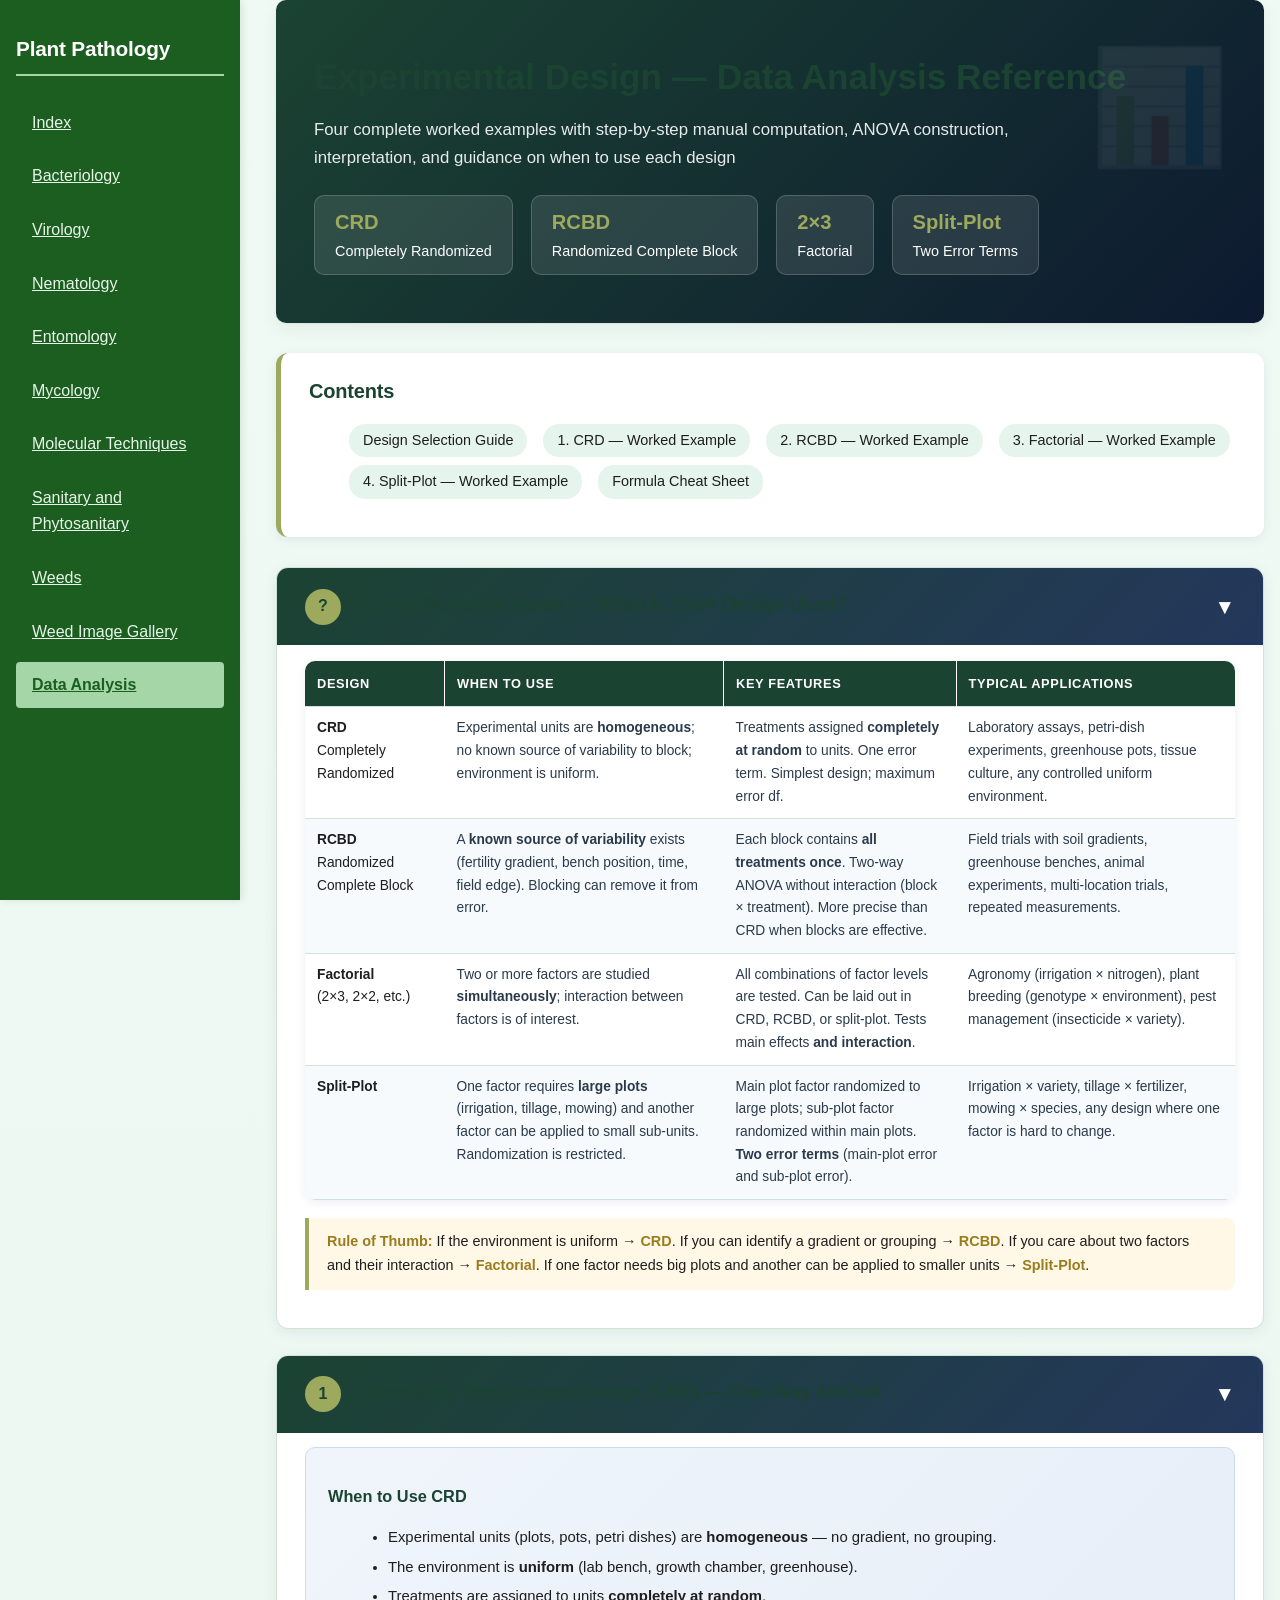
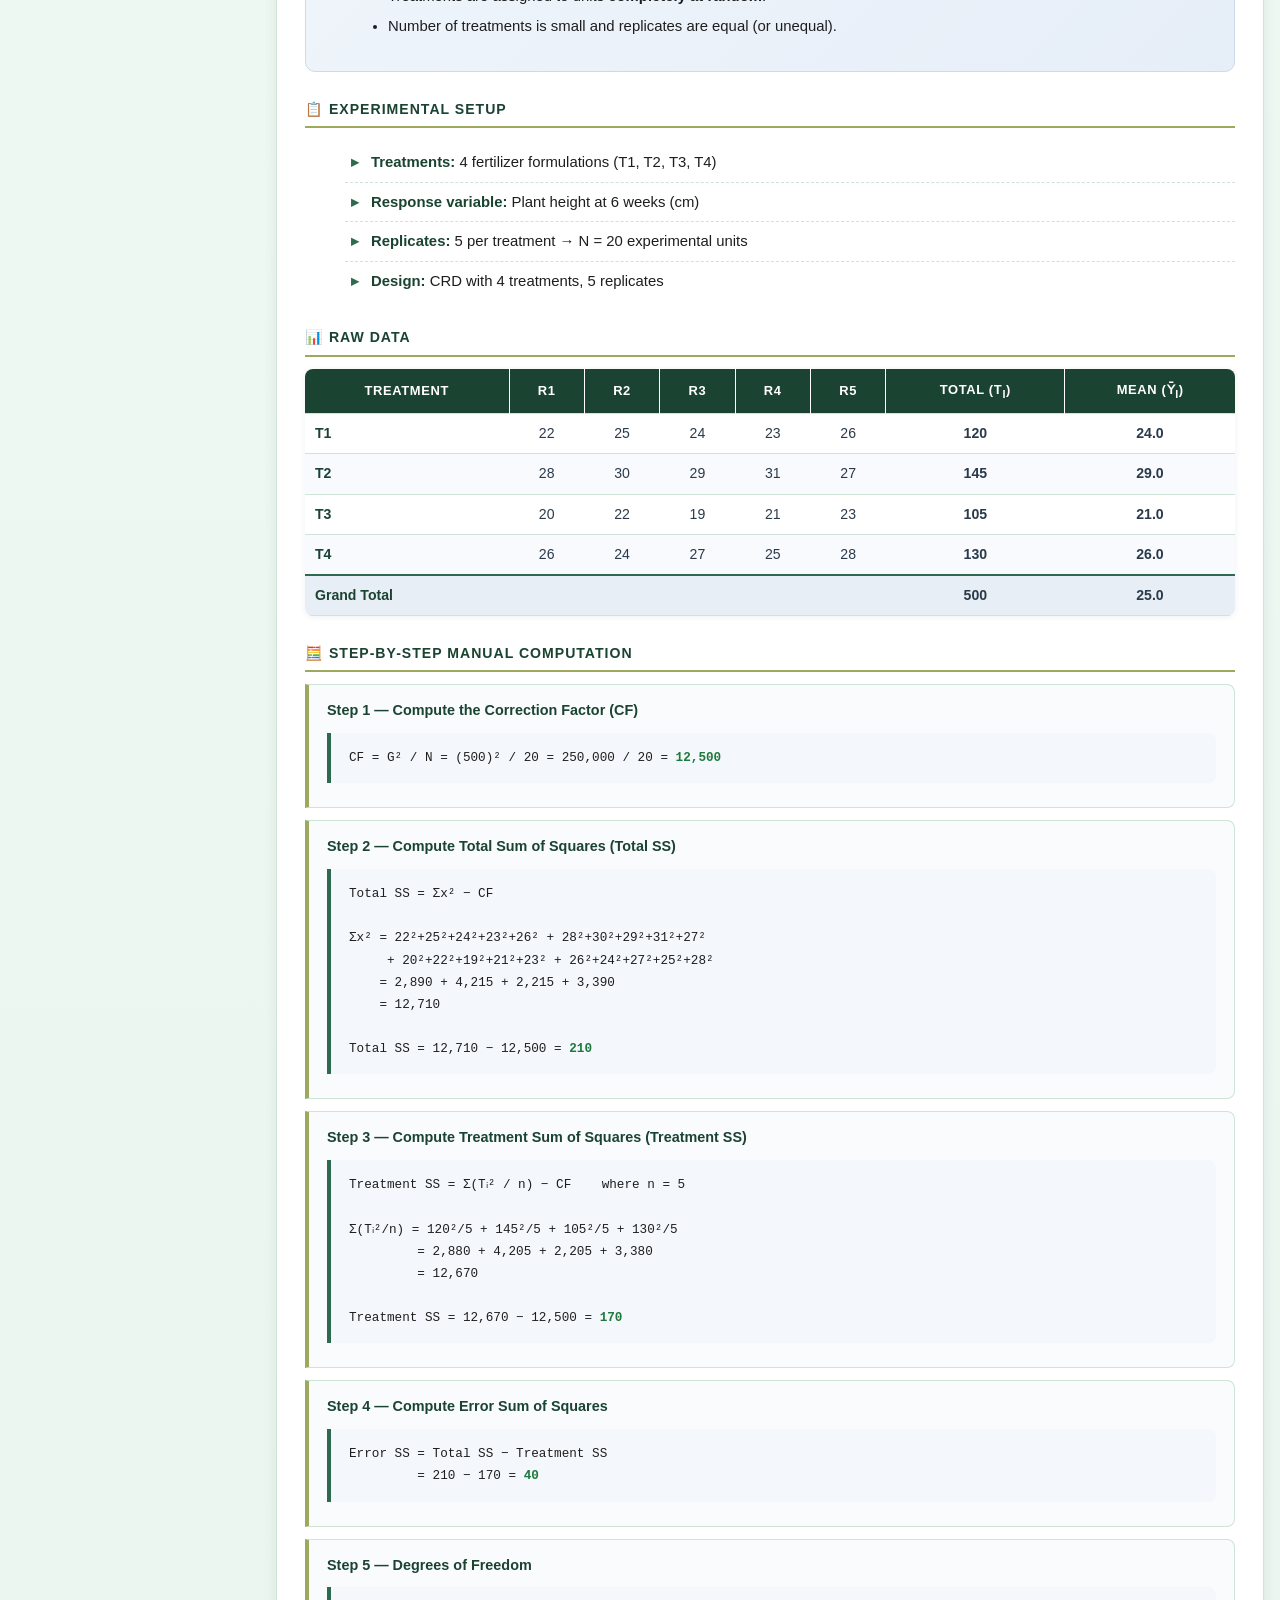
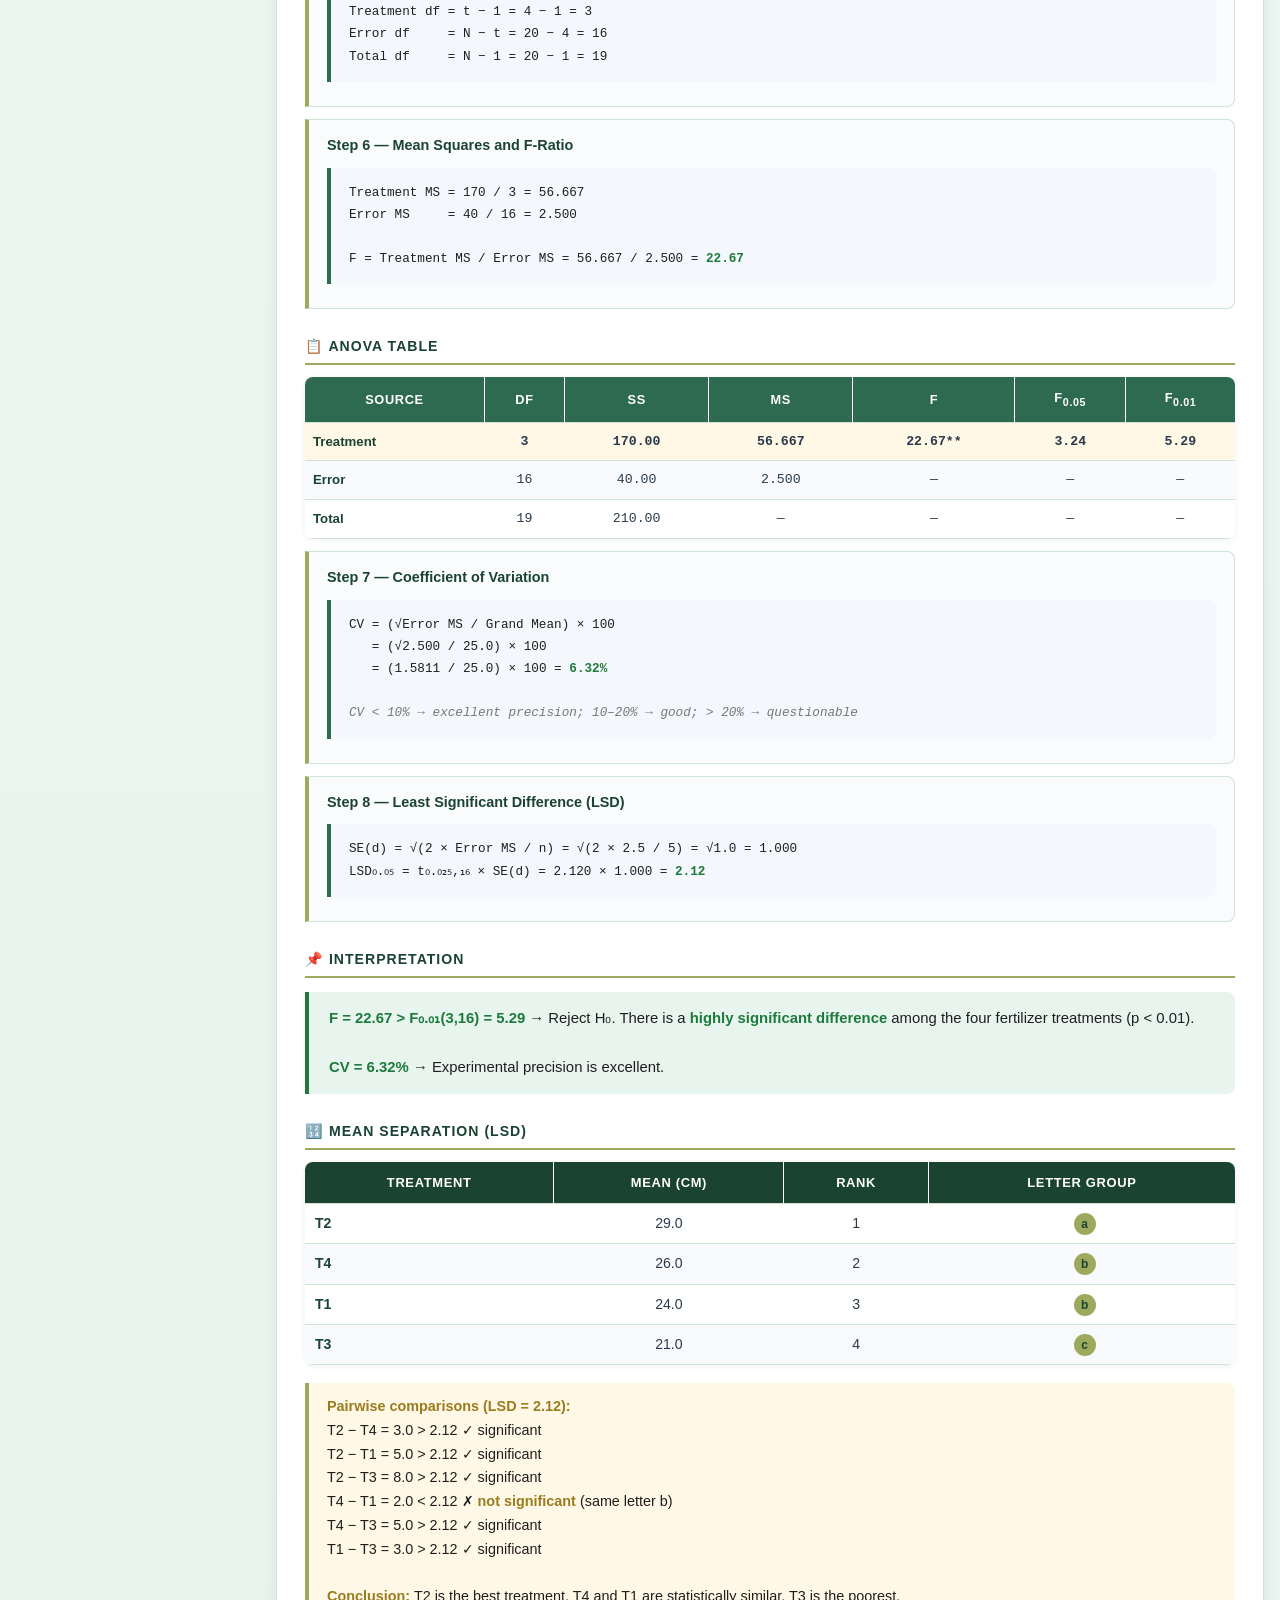
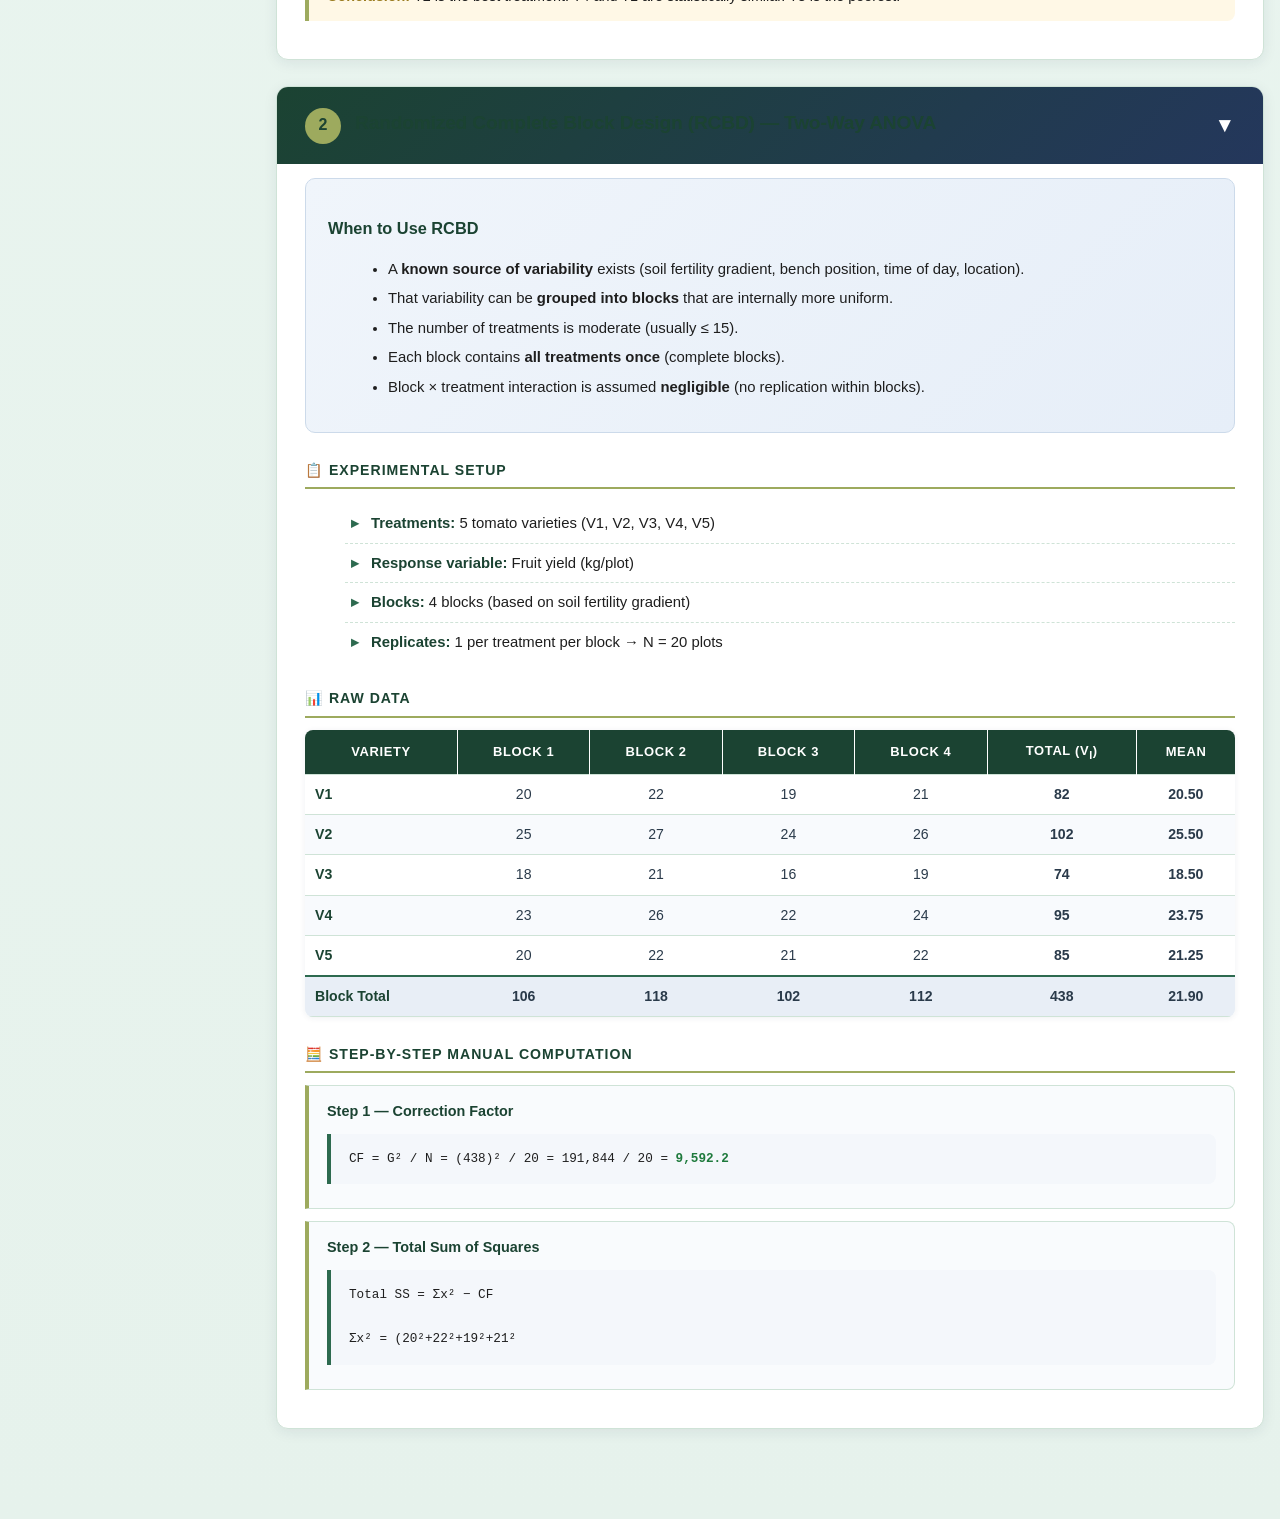
<file: datanalysis.html>
<!DOCTYPE html>
<html lang="en">
<head>
<meta charset="UTF-8">
<meta name="viewport" content="width=device-width, initial-scale=1.0">
<title>Experimental Design Data Analysis Reference</title>
<link rel="stylesheet" href="style.css">
</head>
<body class="datanalysis">
<div class="wrap">

<header>
    <h1>Experimental Design — Data Analysis Reference</h1>
    <p>Four complete worked examples with step-by-step manual computation, ANOVA construction, interpretation, and guidance on when to use each design</p>
    <div class="stats">
        <div class="stat-badge"><strong>CRD</strong>Completely Randomized</div>
        <div class="stat-badge"><strong>RCBD</strong>Randomized Complete Block</div>
        <div class="stat-badge"><strong>2×3</strong>Factorial</div>
        <div class="stat-badge"><strong>Split-Plot</strong>Two Error Terms</div>
    </div>
</header>

<nav class="toc">
    <h2>Contents</h2>
    <ul>
        <li><a href="#comparison">Design Selection Guide</a></li>
        <li><a href="#crd">1. CRD — Worked Example</a></li>
        <li><a href="#rcbd">2. RCBD — Worked Example</a></li>
        <li><a href="#factorial">3. Factorial — Worked Example</a></li>
        <li><a href="#splitplot">4. Split-Plot — Worked Example</a></li>
        <li><a href="#cheatsheet">Formula Cheat Sheet</a></li>
    </ul>
</nav>

<!-- ============================================================ -->
<!-- DESIGN COMPARISON -->
<!-- ============================================================ -->
<div class="design-card" id="comparison">
    <div class="design-header">
        <span class="design-num">?</span>
        <h2>Design Selection Guide — When Is Each Design Used?</h2>
        <span class="toggle-icon">▼</span>
    </div>
    <div class="design-body">
        <table class="comparison-table">
            <thead>
                <tr>
                    <th class="col-15">Design</th>
                    <th class="col-30">When to Use</th>
                    <th class="col-25">Key Features</th>
                    <th class="col-30">Typical Applications</th>
                </tr>
            </thead>
            <tbody>
                <tr>
                    <td><strong>CRD</strong><br>Completely Randomized</td>
                    <td>Experimental units are <strong>homogeneous</strong>; no known source of variability to block; environment is uniform.</td>
                    <td>Treatments assigned <strong>completely at random</strong> to units. One error term. Simplest design; maximum error df.</td>
                    <td>Laboratory assays, petri-dish experiments, greenhouse pots, tissue culture, any controlled uniform environment.</td>
                </tr>
                <tr>
                    <td><strong>RCBD</strong><br>Randomized Complete Block</td>
                    <td>A <strong>known source of variability</strong> exists (fertility gradient, bench position, time, field edge). Blocking can remove it from error.</td>
                    <td>Each block contains <strong>all treatments once</strong>. Two-way ANOVA without interaction (block × treatment). More precise than CRD when blocks are effective.</td>
                    <td>Field trials with soil gradients, greenhouse benches, animal experiments, multi-location trials, repeated measurements.</td>
                </tr>
                <tr>
                    <td><strong>Factorial</strong><br>(2×3, 2×2, etc.)</td>
                    <td>Two or more factors are studied <strong>simultaneously</strong>; interaction between factors is of interest.</td>
                    <td>All combinations of factor levels are tested. Can be laid out in CRD, RCBD, or split-plot. Tests main effects <strong>and interaction</strong>.</td>
                    <td>Agronomy (irrigation × nitrogen), plant breeding (genotype × environment), pest management (insecticide × variety).</td>
                </tr>
                <tr>
                    <td><strong>Split-Plot</strong></td>
                    <td>One factor requires <strong>large plots</strong> (irrigation, tillage, mowing) and another factor can be applied to small sub-units. Randomization is restricted.</td>
                    <td>Main plot factor randomized to large plots; sub-plot factor randomized within main plots. <strong>Two error terms</strong> (main-plot error and sub-plot error).</td>
                    <td>Irrigation × variety, tillage × fertilizer, mowing × species, any design where one factor is hard to change.</td>
                </tr>
            </tbody>
        </table>

        <div class="note-box spaced">
            <strong>Rule of Thumb:</strong> If the environment is uniform → <strong>CRD</strong>. If you can identify a gradient or grouping → <strong>RCBD</strong>. If you care about two factors and their interaction → <strong>Factorial</strong>. If one factor needs big plots and another can be applied to smaller units → <strong>Split-Plot</strong>.
        </div>
    </div>
</div>

<!-- ============================================================ -->
<!-- 1. CRD -->
<!-- ============================================================ -->
<div class="design-card" id="crd">
    <div class="design-header">
        <span class="design-num">1</span>
        <h2>Completely Randomized Design (CRD) — One-Way ANOVA</h2>
        <span class="toggle-icon">▼</span>
    </div>
    <div class="design-body">

        <div class="when-box">
            <h4>When to Use CRD</h4>
            <ul>
                <li>Experimental units (plots, pots, petri dishes) are <strong>homogeneous</strong> — no gradient, no grouping.</li>
                <li>The environment is <strong>uniform</strong> (lab bench, growth chamber, greenhouse).</li>
                <li>Treatments are assigned to units <strong>completely at random</strong>.</li>
                <li>Number of treatments is small and replicates are equal (or unequal).</li>
            </ul>
        </div>

        <div class="section-label">📋 Experimental Setup</div>
        <ul class="info-list">
            <li><strong>Treatments:</strong> 4 fertilizer formulations (T1, T2, T3, T4)</li>
            <li><strong>Response variable:</strong> Plant height at 6 weeks (cm)</li>
            <li><strong>Replicates:</strong> 5 per treatment → N = 20 experimental units</li>
            <li><strong>Design:</strong> CRD with 4 treatments, 5 replicates</li>
        </ul>

        <div class="section-label">📊 Raw Data</div>
        <table class="data-table">
            <thead>
                <tr>
                    <th>Treatment</th><th>R1</th><th>R2</th><th>R3</th><th>R4</th><th>R5</th>
                    <th>Total (T<sub>i</sub>)</th><th>Mean (ȳ<sub>i</sub>)</th>
                </tr>
            </thead>
            <tbody>
                <tr><td class="label">T1</td><td>22</td><td>25</td><td>24</td><td>23</td><td>26</td><td><strong>120</strong></td><td><strong>24.0</strong></td></tr>
                <tr><td class="label">T2</td><td>28</td><td>30</td><td>29</td><td>31</td><td>27</td><td><strong>145</strong></td><td><strong>29.0</strong></td></tr>
                <tr><td class="label">T3</td><td>20</td><td>22</td><td>19</td><td>21</td><td>23</td><td><strong>105</strong></td><td><strong>21.0</strong></td></tr>
                <tr><td class="label">T4</td><td>26</td><td>24</td><td>27</td><td>25</td><td>28</td><td><strong>130</strong></td><td><strong>26.0</strong></td></tr>
                <tr class="total-row"><td class="label">Grand Total</td><td colspan="5"></td><td><strong>500</strong></td><td><strong>25.0</strong></td></tr>
            </tbody>
        </table>

        <div class="section-label">🧮 Step-by-Step Manual Computation</div>

        <div class="step">
            <div class="step-title">Step 1 — Compute the Correction Factor (CF)</div>
            <div class="formula-box">CF = G² / N = (500)² / 20 = 250,000 / 20 = <span class="result">12,500</span></div>
        </div>

        <div class="step">
            <div class="step-title">Step 2 — Compute Total Sum of Squares (Total SS)</div>
            <div class="formula-box">Total SS = Σx² − CF

Σx² = 22²+25²+24²+23²+26² + 28²+30²+29²+31²+27²
     + 20²+22²+19²+21²+23² + 26²+24²+27²+25²+28²
    = 2,890 + 4,215 + 2,215 + 3,390
    = 12,710

Total SS = 12,710 − 12,500 = <span class="result">210</span></div>
        </div>

        <div class="step">
            <div class="step-title">Step 3 — Compute Treatment Sum of Squares (Treatment SS)</div>
            <div class="formula-box">Treatment SS = Σ(Tᵢ² / n) − CF    where n = 5

Σ(Tᵢ²/n) = 120²/5 + 145²/5 + 105²/5 + 130²/5
         = 2,880 + 4,205 + 2,205 + 3,380
         = 12,670

Treatment SS = 12,670 − 12,500 = <span class="result">170</span></div>
        </div>

        <div class="step">
            <div class="step-title">Step 4 — Compute Error Sum of Squares</div>
            <div class="formula-box">Error SS = Total SS − Treatment SS
         = 210 − 170 = <span class="result">40</span></div>
        </div>

        <div class="step">
            <div class="step-title">Step 5 — Degrees of Freedom</div>
            <div class="formula-box">Treatment df = t − 1 = 4 − 1 = 3
Error df     = N − t = 20 − 4 = 16
Total df     = N − 1 = 20 − 1 = 19</div>
        </div>

        <div class="step">
            <div class="step-title">Step 6 — Mean Squares and F-Ratio</div>
            <div class="formula-box">Treatment MS = 170 / 3 = 56.667
Error MS     = 40 / 16 = 2.500

F = Treatment MS / Error MS = 56.667 / 2.500 = <span class="result">22.67</span></div>
        </div>

        <div class="section-label">📋 ANOVA Table</div>
        <table class="anova-table">
            <thead>
                <tr><th>Source</th><th>df</th><th>SS</th><th>MS</th><th>F</th><th>F<sub>0.05</sub></th><th>F<sub>0.01</sub></th></tr>
            </thead>
            <tbody>
                <tr class="highlight-row"><td class="src">Treatment</td><td>3</td><td>170.00</td><td>56.667</td><td>22.67**</td><td>3.24</td><td>5.29</td></tr>
                <tr><td class="src">Error</td><td>16</td><td>40.00</td><td>2.500</td><td>—</td><td>—</td><td>—</td></tr>
                <tr><td class="src">Total</td><td>19</td><td>210.00</td><td>—</td><td>—</td><td>—</td><td>—</td></tr>
            </tbody>
        </table>

        <div class="step">
            <div class="step-title">Step 7 — Coefficient of Variation</div>
            <div class="formula-box">CV = (√Error MS / Grand Mean) × 100
   = (√2.500 / 25.0) × 100
   = (1.5811 / 25.0) × 100 = <span class="result">6.32%</span>

<span class="comment">CV &lt; 10% → excellent precision; 10–20% → good; &gt; 20% → questionable</span></div>
        </div>

        <div class="step">
            <div class="step-title">Step 8 — Least Significant Difference (LSD)</div>
            <div class="formula-box">SE(d) = √(2 × Error MS / n) = √(2 × 2.5 / 5) = √1.0 = 1.000
LSD₀.₀₅ = t₀.₀₂₅,₁₆ × SE(d) = 2.120 × 1.000 = <span class="result">2.12</span></div>
        </div>

        <div class="section-label">📌 Interpretation</div>
        <div class="interpret-box">
            <strong>F = 22.67 > F₀.₀₁(3,16) = 5.29</strong> → Reject H₀. There is a <strong>highly significant difference</strong> among the four fertilizer treatments (p &lt; 0.01).<br><br>
            <strong>CV = 6.32%</strong> → Experimental precision is excellent.
        </div>

        <div class="section-label">🔢 Mean Separation (LSD)</div>
        <table class="data-table">
            <thead><tr><th>Treatment</th><th>Mean (cm)</th><th>Rank</th><th>Letter Group</th></tr></thead>
            <tbody>
                <tr><td class="label">T2</td><td>29.0</td><td>1</td><td><span class="letter-group">a</span></td></tr>
                <tr><td class="label">T4</td><td>26.0</td><td>2</td><td><span class="letter-group">b</span></td></tr>
                <tr><td class="label">T1</td><td>24.0</td><td>3</td><td><span class="letter-group">b</span></td></tr>
                <tr><td class="label">T3</td><td>21.0</td><td>4</td><td><span class="letter-group">c</span></td></tr>
            </tbody>
        </table>

        <div class="note-box">
            <strong>Pairwise comparisons (LSD = 2.12):</strong><br>
            T2 − T4 = 3.0 &gt; 2.12 ✓ significant<br>
            T2 − T1 = 5.0 &gt; 2.12 ✓ significant<br>
            T2 − T3 = 8.0 &gt; 2.12 ✓ significant<br>
            T4 − T1 = 2.0 &lt; 2.12 ✗ <strong>not significant</strong> (same letter b)<br>
            T4 − T3 = 5.0 &gt; 2.12 ✓ significant<br>
            T1 − T3 = 3.0 &gt; 2.12 ✓ significant<br><br>
            <strong>Conclusion:</strong> T2 is the best treatment. T4 and T1 are statistically similar. T3 is the poorest.
        </div>
    </div>
</div>

<!-- ============================================================ -->
<!-- 2. RCBD -->
<!-- ============================================================ -->
<div class="design-card" id="rcbd">
    <div class="design-header">
        <span class="design-num">2</span>
        <h2>Randomized Complete Block Design (RCBD) — Two-Way ANOVA</h2>
        <span class="toggle-icon">▼</span>
    </div>
    <div class="design-body">

        <div class="when-box">
            <h4>When to Use RCBD</h4>
            <ul>
                <li>A <strong>known source of variability</strong> exists (soil fertility gradient, bench position, time of day, location).</li>
                <li>That variability can be <strong>grouped into blocks</strong> that are internally more uniform.</li>
                <li>The number of treatments is moderate (usually ≤ 15).</li>
                <li>Each block contains <strong>all treatments once</strong> (complete blocks).</li>
                <li>Block × treatment interaction is assumed <strong>negligible</strong> (no replication within blocks).</li>
            </ul>
        </div>

        <div class="section-label">📋 Experimental Setup</div>
        <ul class="info-list">
            <li><strong>Treatments:</strong> 5 tomato varieties (V1, V2, V3, V4, V5)</li>
            <li><strong>Response variable:</strong> Fruit yield (kg/plot)</li>
            <li><strong>Blocks:</strong> 4 blocks (based on soil fertility gradient)</li>
            <li><strong>Replicates:</strong> 1 per treatment per block → N = 20 plots</li>
        </ul>

        <div class="section-label">📊 Raw Data</div>
        <table class="data-table">
            <thead>
                <tr><th>Variety</th><th>Block 1</th><th>Block 2</th><th>Block 3</th><th>Block 4</th><th>Total (V<sub>i</sub>)</th><th>Mean</th></tr>
            </thead>
            <tbody>
                <tr><td class="label">V1</td><td>20</td><td>22</td><td>19</td><td>21</td><td><strong>82</strong></td><td><strong>20.50</strong></td></tr>
                <tr><td class="label">V2</td><td>25</td><td>27</td><td>24</td><td>26</td><td><strong>102</strong></td><td><strong>25.50</strong></td></tr>
                <tr><td class="label">V3</td><td>18</td><td>21</td><td>16</td><td>19</td><td><strong>74</strong></td><td><strong>18.50</strong></td></tr>
                <tr><td class="label">V4</td><td>23</td><td>26</td><td>22</td><td>24</td><td><strong>95</strong></td><td><strong>23.75</strong></td></tr>
                <tr><td class="label">V5</td><td>20</td><td>22</td><td>21</td><td>22</td><td><strong>85</strong></td><td><strong>21.25</strong></td></tr>
                <tr class="total-row"><td class="label">Block Total</td><td><strong>106</strong></td><td><strong>118</strong></td><td><strong>102</strong></td><td><strong>112</strong></td><td><strong>438</strong></td><td><strong>21.90</strong></td></tr>
            </tbody>
        </table>

        <div class="section-label">🧮 Step-by-Step Manual Computation</div>

        <div class="step">
            <div class="step-title">Step 1 — Correction Factor</div>
            <div class="formula-box">CF = G² / N = (438)² / 20 = 191,844 / 20 = <span class="result">9,592.2</span></div>
        </div>

        <div class="step">
            <div class="step-title">Step 2 — Total Sum of Squares</div>
        <div class="formula-box">Total SS = Σx² − CF

Σx² = (20²+22²+19²+21²</div>
        </div>
    </div>
</div>

<script src="script.js"></script>

</body>
</html>
</file>
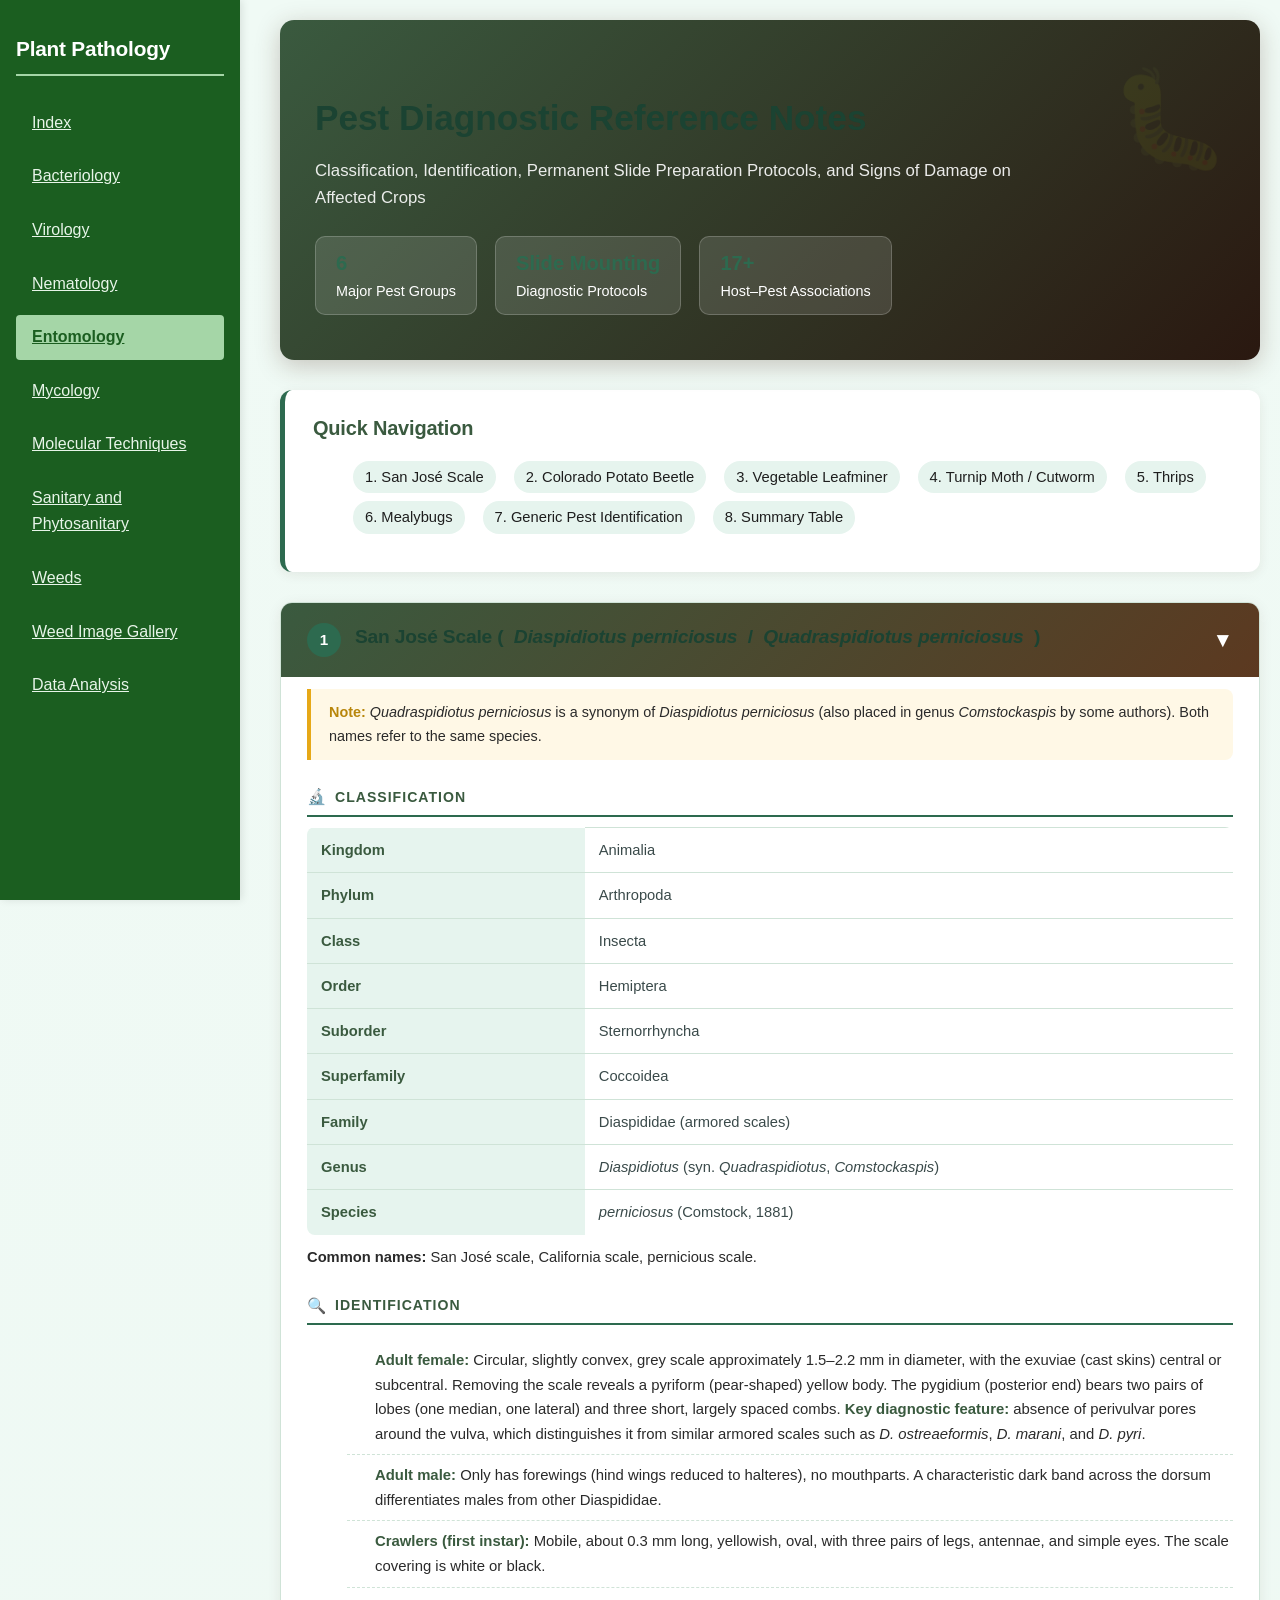
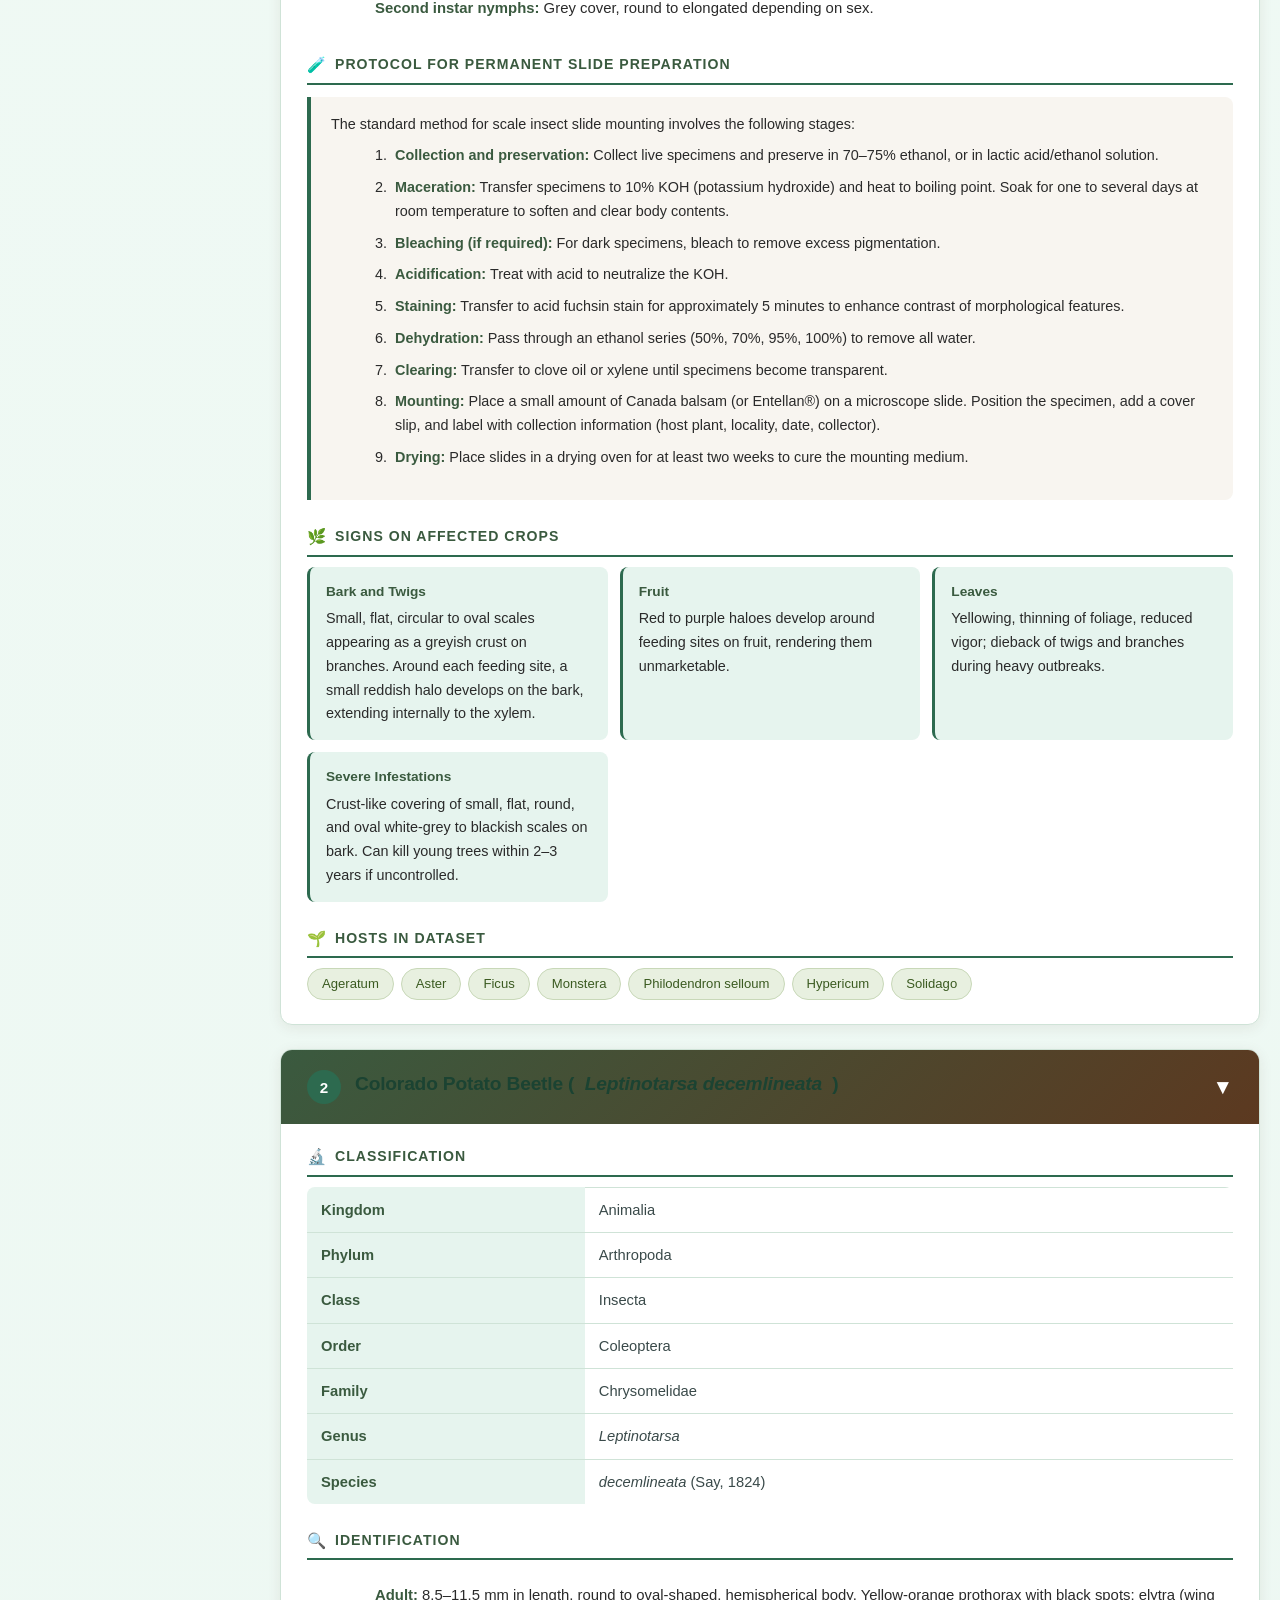
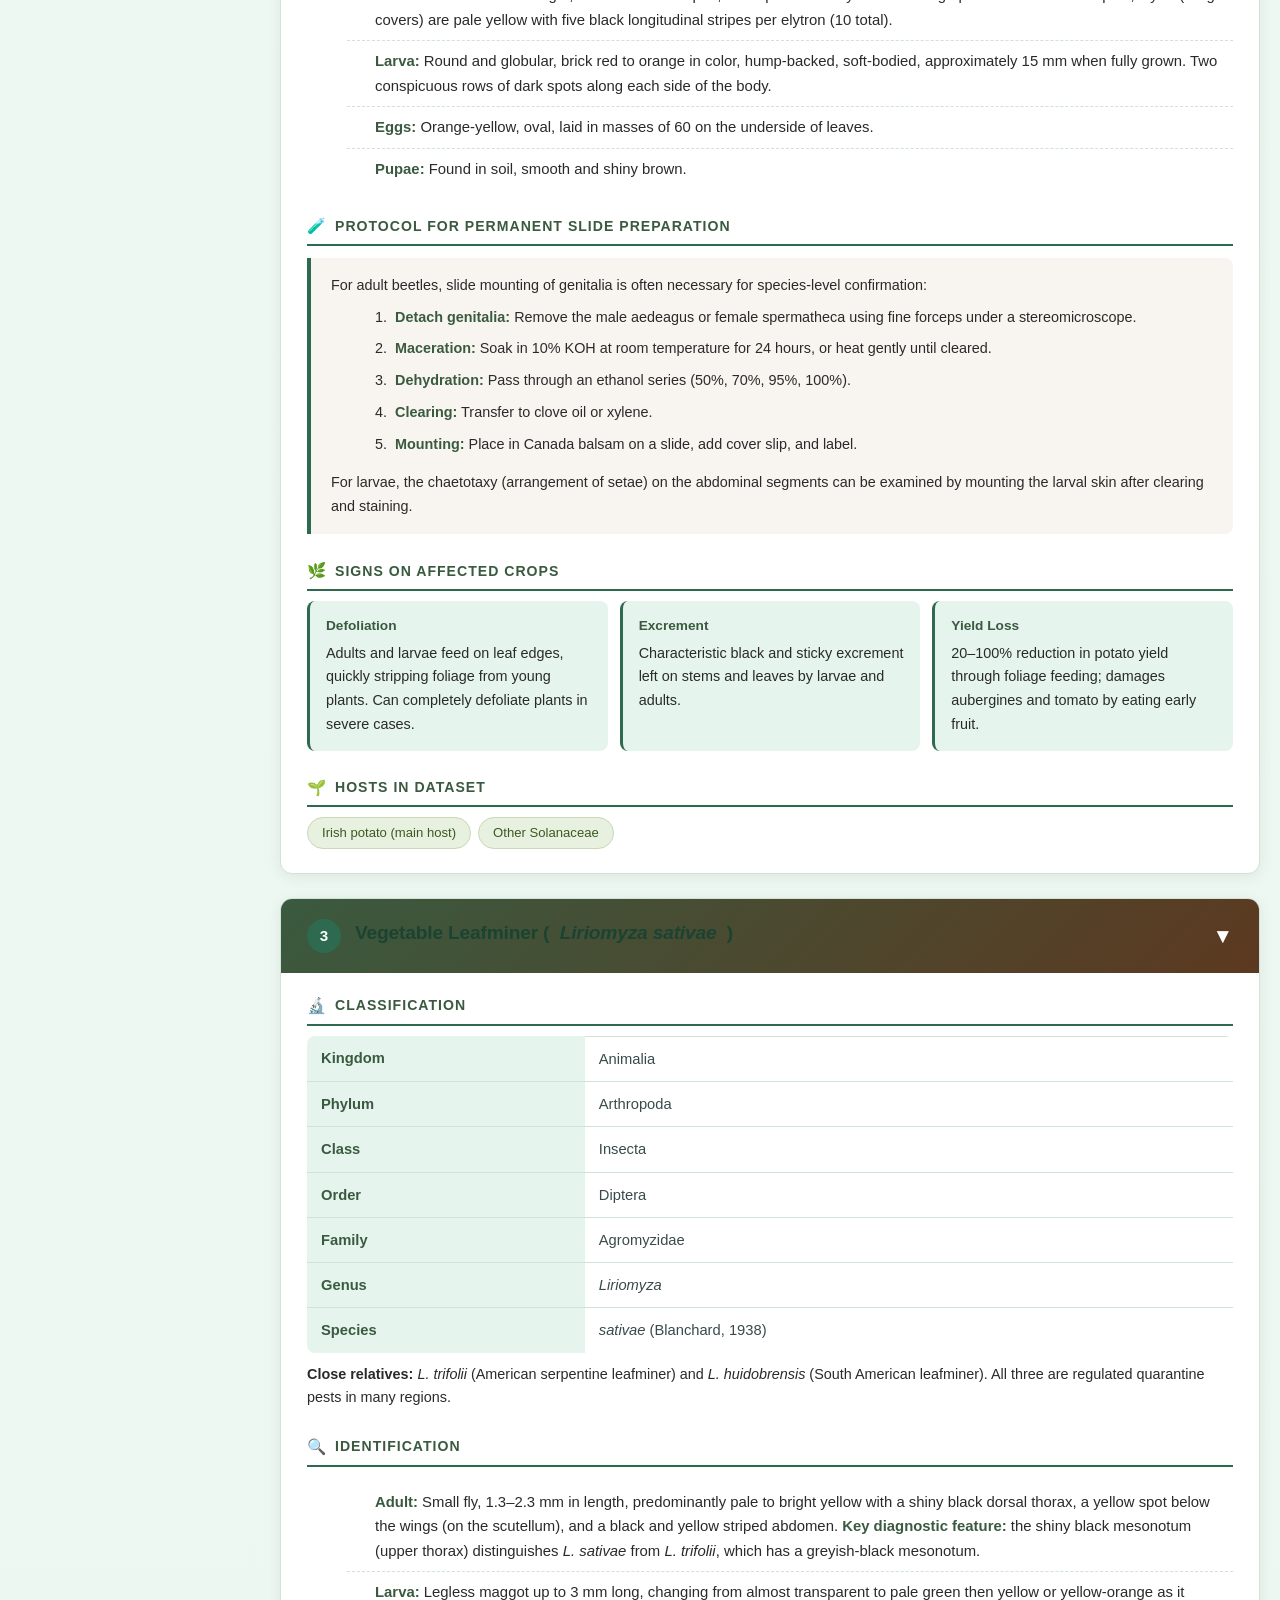
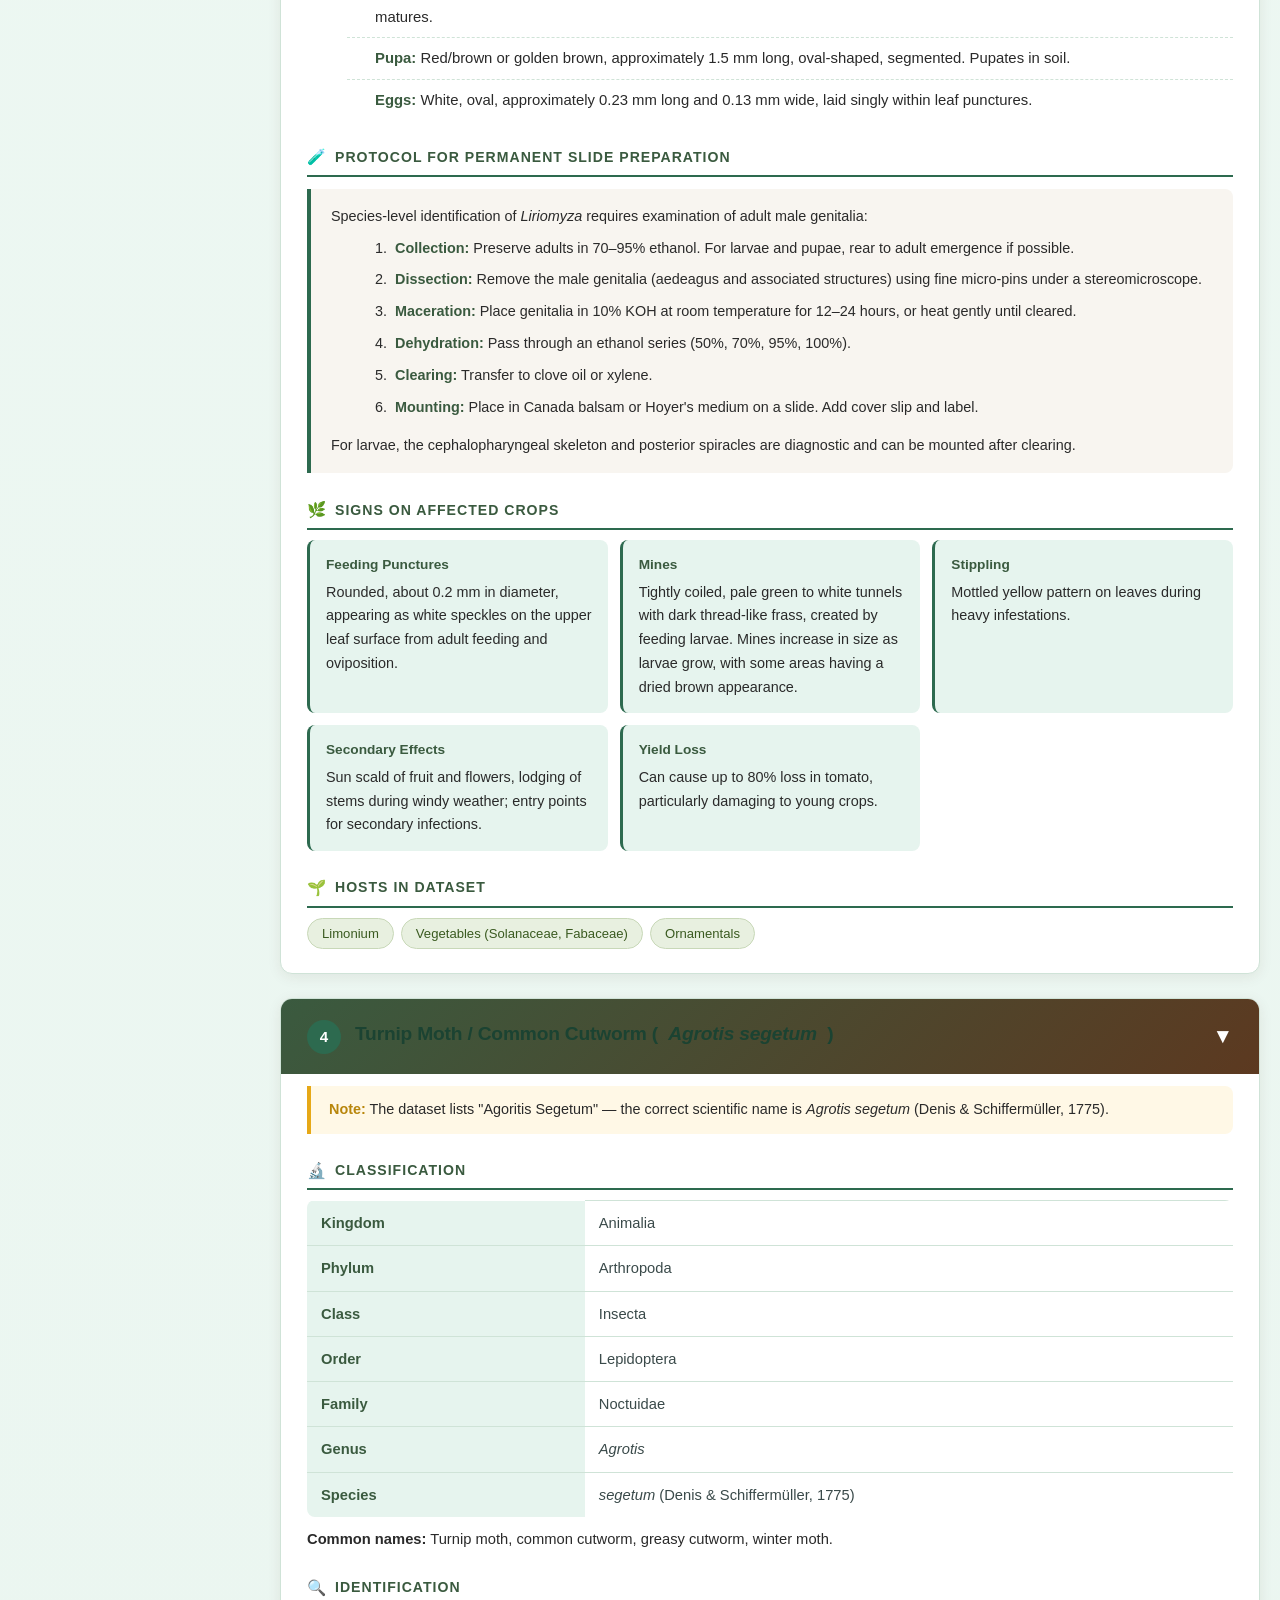
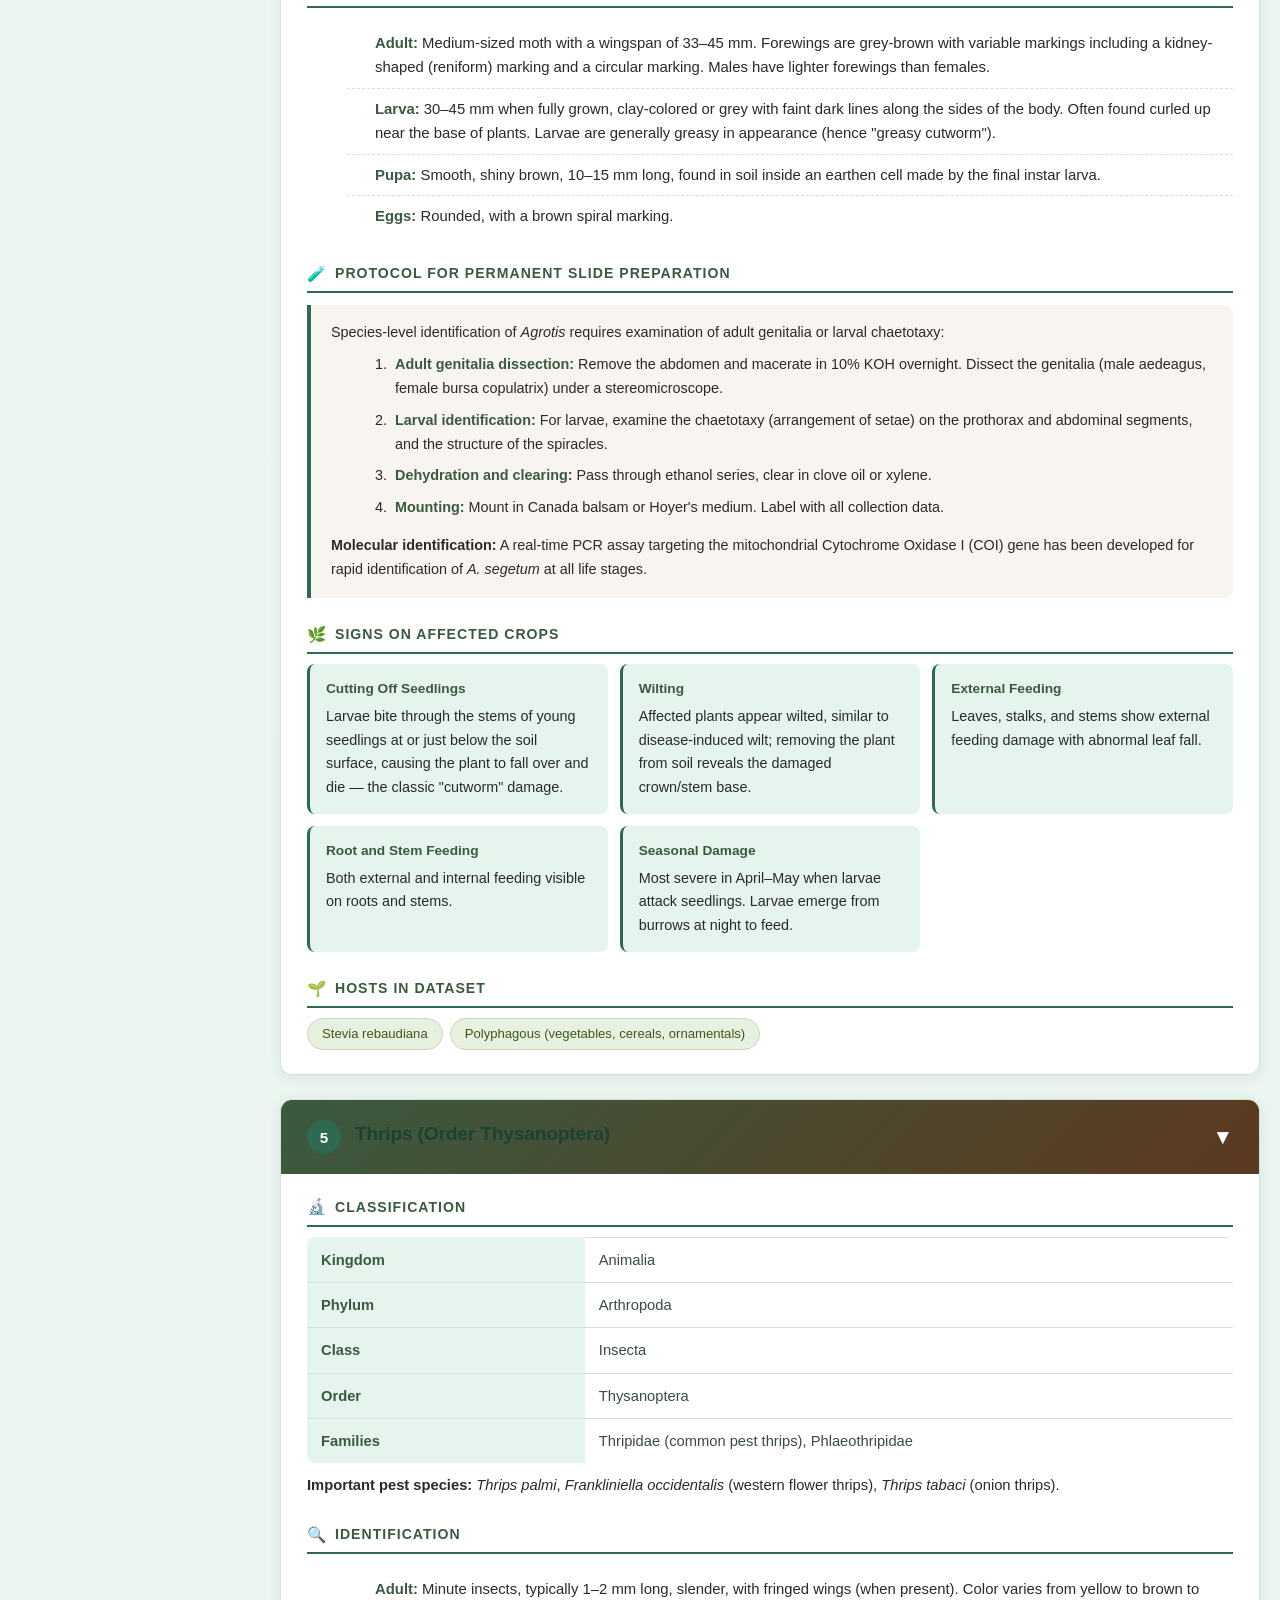
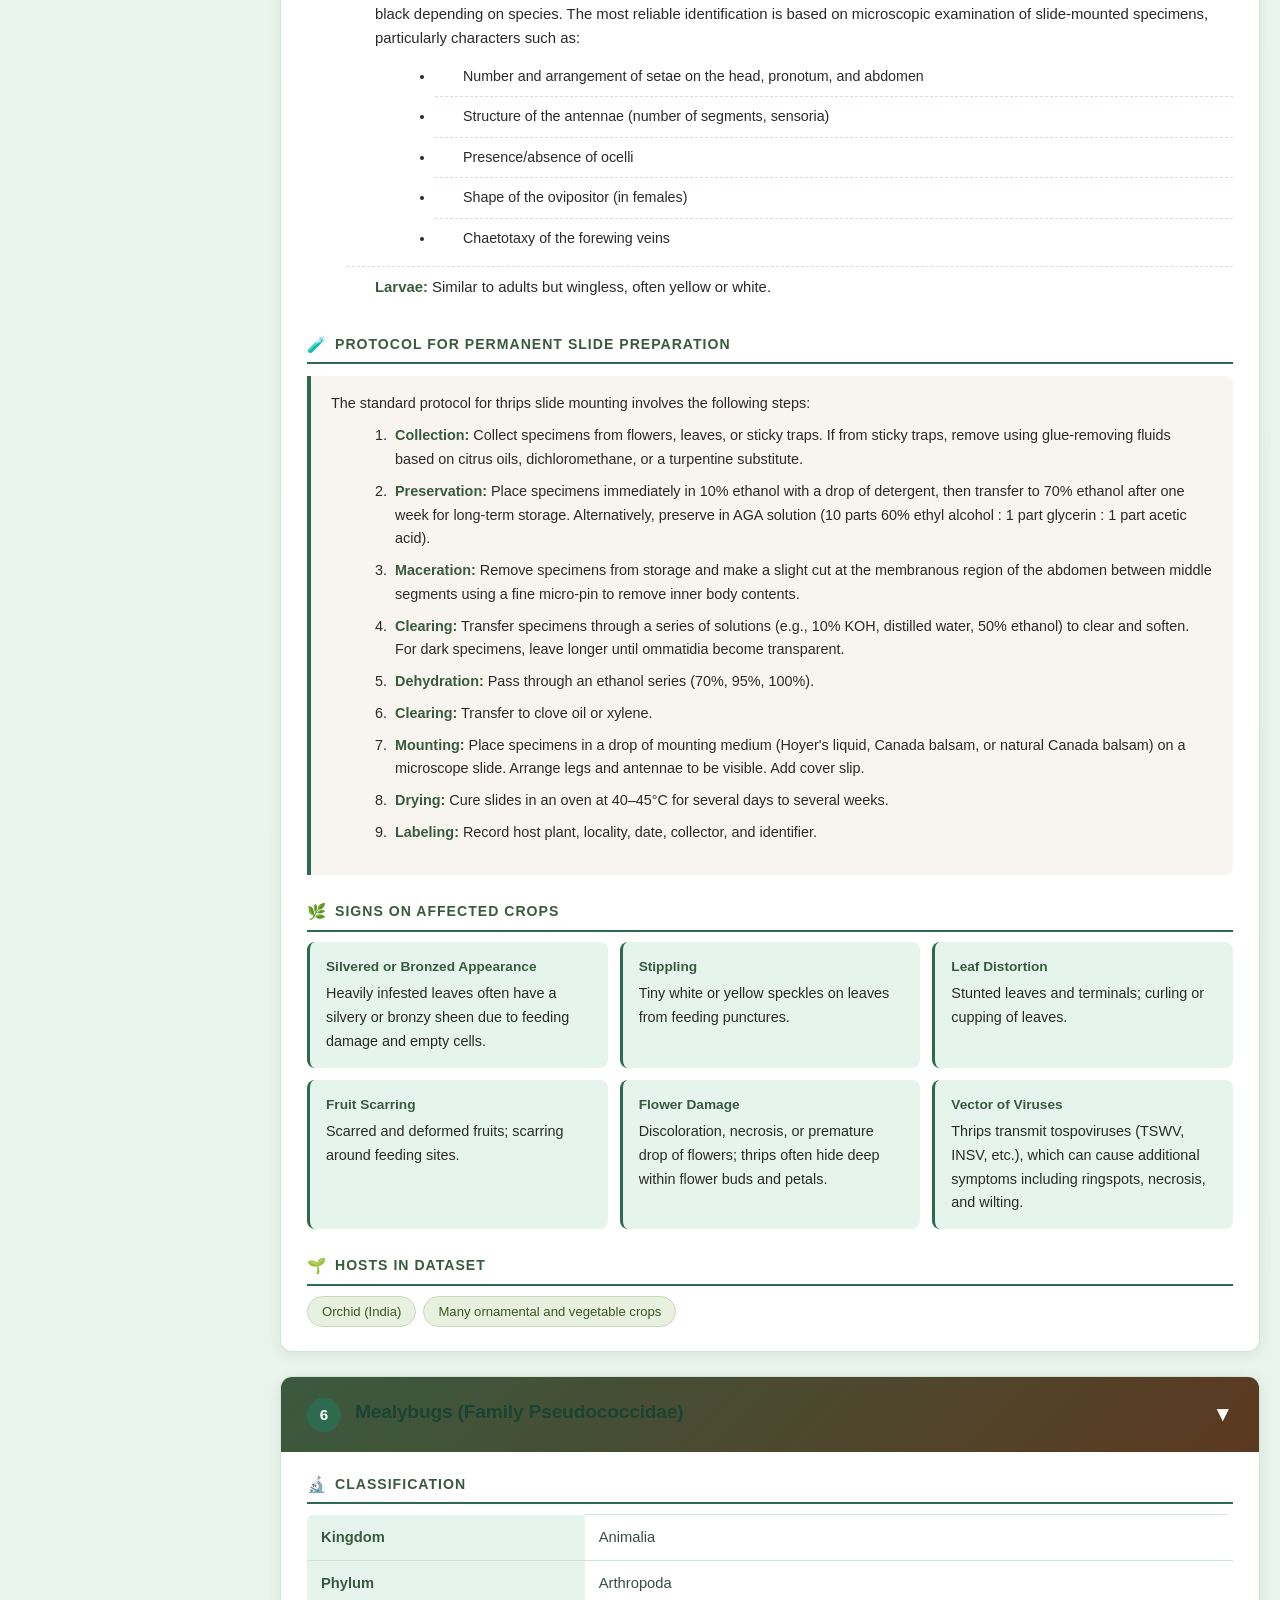
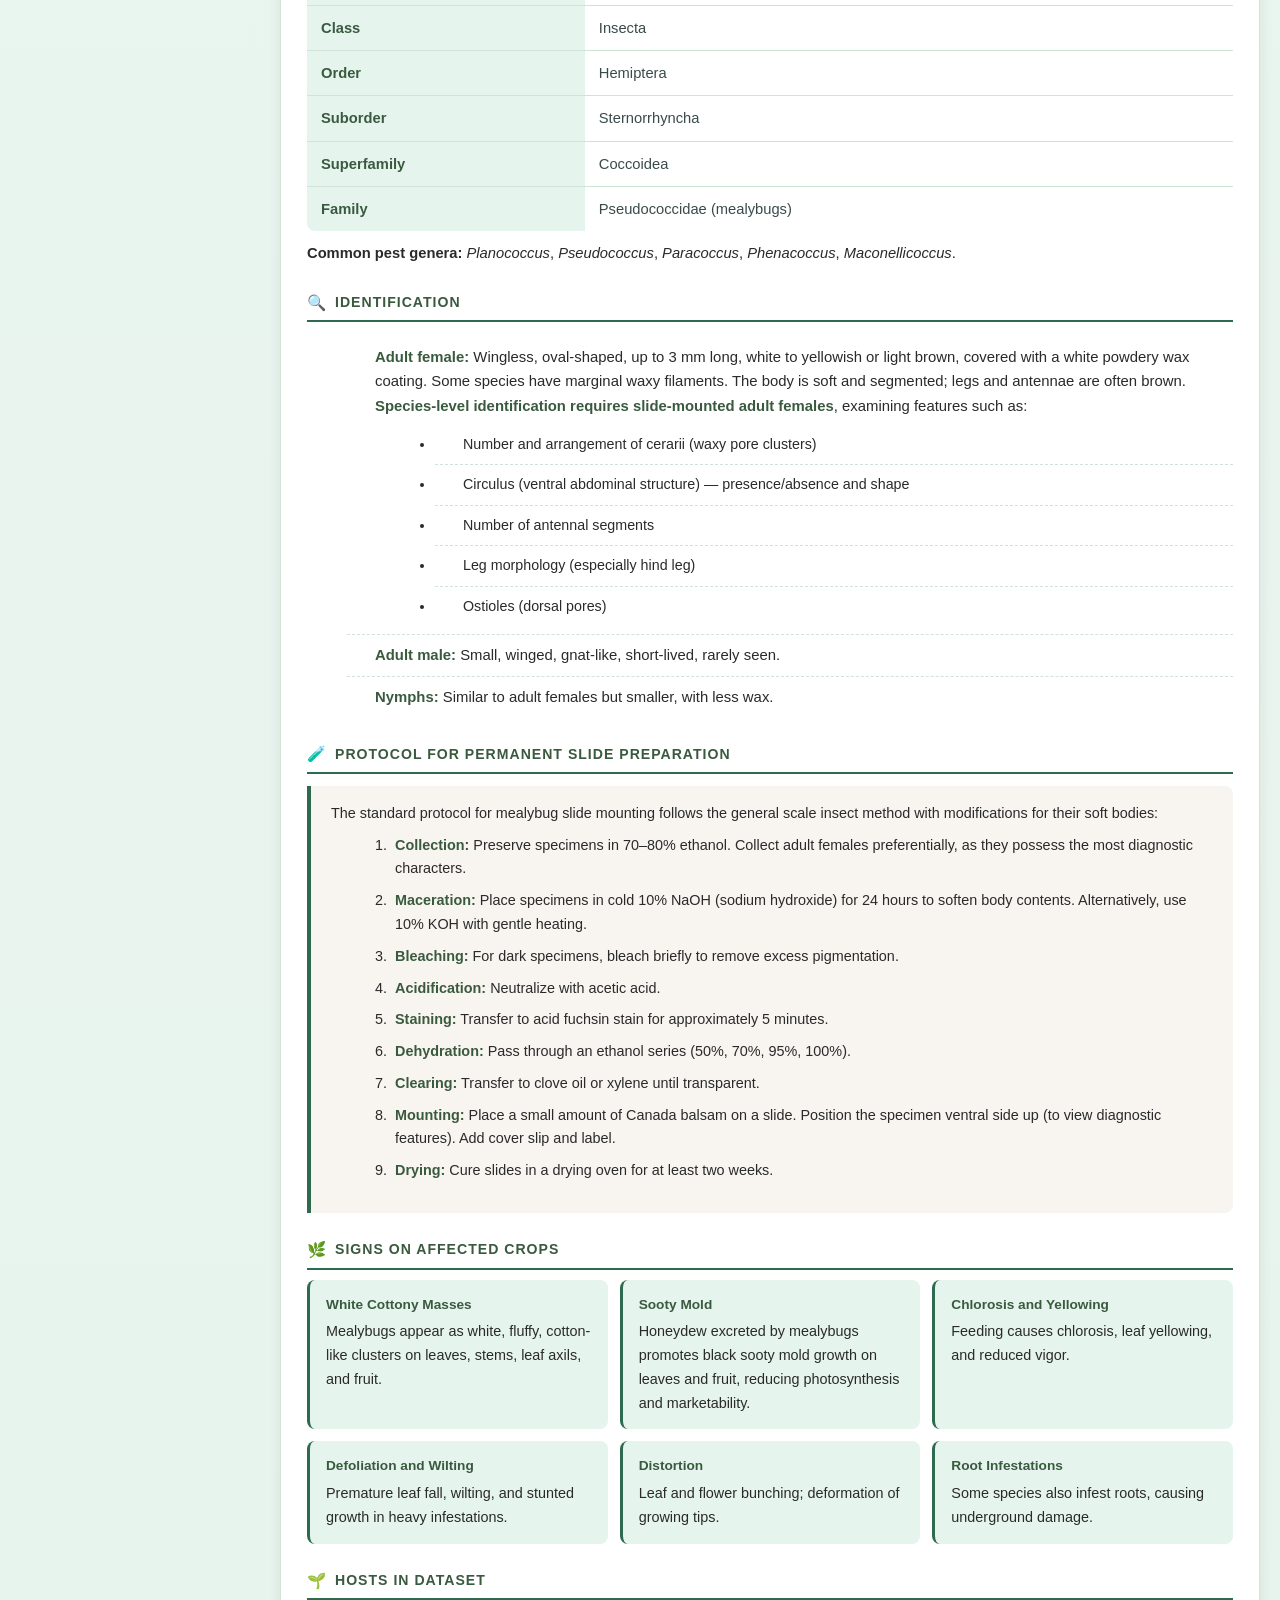
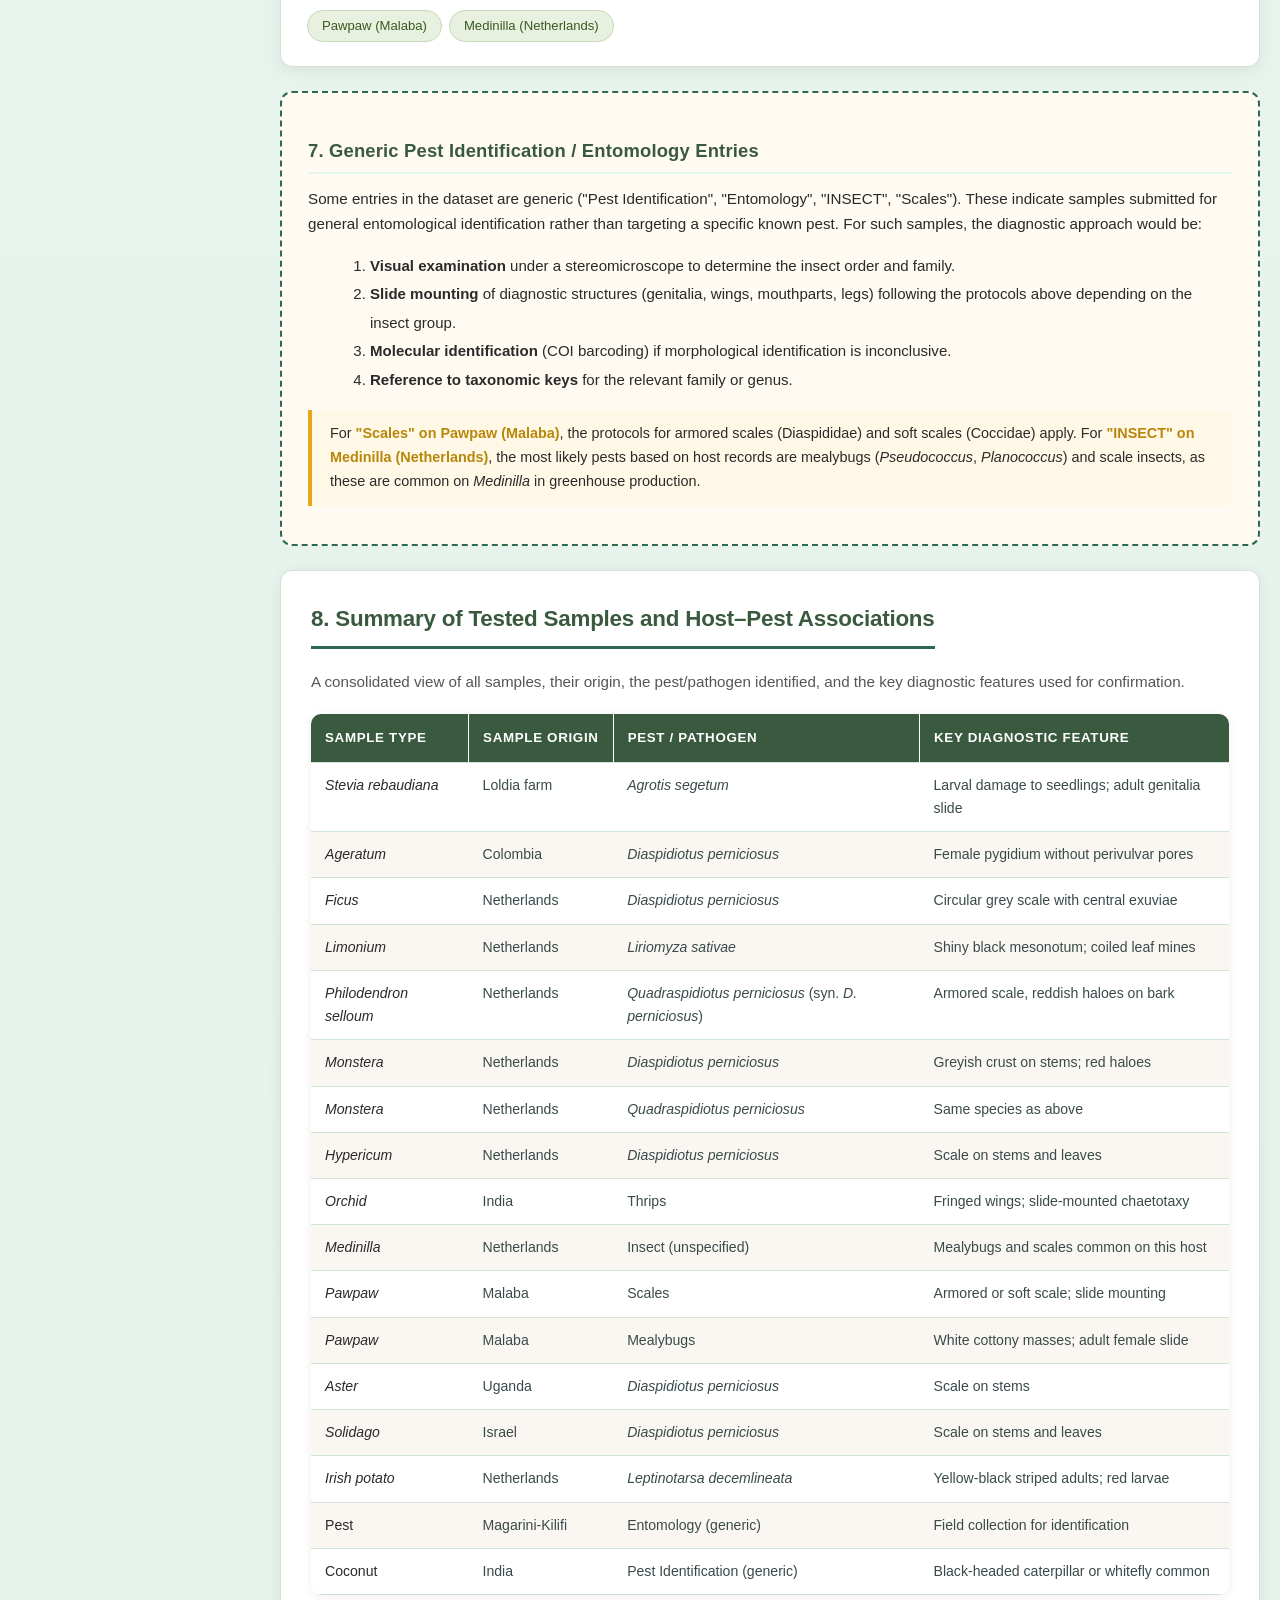
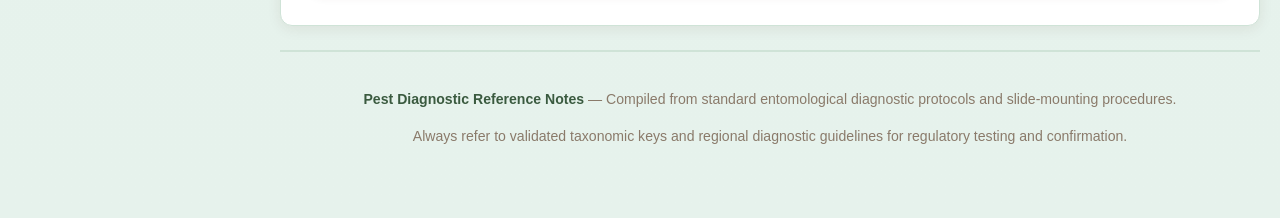
<file: entomology.html>
<!DOCTYPE html>
<html lang="en">
<head>
    <meta charset="UTF-8">
    <meta name="viewport" content="width=device-width, initial-scale=1.0">
    <title>Pest Diagnostic Reference Notes</title>
    <link rel="stylesheet" href="style.css">
</head>
<body class="entomology">
<div class="wrap">

<header>
    <h1>Pest Diagnostic Reference Notes</h1>
    <p>Classification, Identification, Permanent Slide Preparation Protocols, and Signs of Damage on Affected Crops</p>
    <div class="stats">
        <div class="stat-badge"><strong>6</strong>Major Pest Groups</div>
        <div class="stat-badge"><strong>Slide Mounting</strong>Diagnostic Protocols</div>
        <div class="stat-badge"><strong>17+</strong>Host–Pest Associations</div>
    </div>
</header>

<nav class="toc">
    <h2>Quick Navigation</h2>
    <ul>
        <li><a href="#san-jose">1. San José Scale</a></li>
        <li><a href="#cpb">2. Colorado Potato Beetle</a></li>
        <li><a href="#leafminer">3. Vegetable Leafminer</a></li>
        <li><a href="#cutworm">4. Turnip Moth / Cutworm</a></li>
        <li><a href="#thrips">5. Thrips</a></li>
        <li><a href="#mealybugs">6. Mealybugs</a></li>
        <li><a href="#generic">7. Generic Pest Identification</a></li>
        <li><a href="#summary">8. Summary Table</a></li>
    </ul>
</nav>

<!-- ============================================================ -->
<!-- 1. SAN JOSÉ SCALE -->
<!-- ============================================================ -->
<div class="pest-card" id="san-jose">
    <div class="pest-header">
        <span class="pest-number">1</span>
        <h2>San José Scale (<em>Diaspidiotus perniciosus</em> / <em>Quadraspidiotus perniciosus</em>)</h2>
        <span class="toggle-icon">▼</span>
    </div>
    <div class="pest-body">
        <div class="note-box">
            <strong>Note:</strong> <em>Quadraspidiotus perniciosus</em> is a synonym of <em>Diaspidiotus perniciosus</em> (also placed in genus <em>Comstockaspis</em> by some authors). Both names refer to the same species.
        </div>

        <div class="section-label"><span class="icon">🔬</span> Classification</div>
        <table class="info-table">
            <tr><th>Kingdom</th><td>Animalia</td></tr>
            <tr><th>Phylum</th><td>Arthropoda</td></tr>
            <tr><th>Class</th><td>Insecta</td></tr>
            <tr><th>Order</th><td>Hemiptera</td></tr>
            <tr><th>Suborder</th><td>Sternorrhyncha</td></tr>
            <tr><th>Superfamily</th><td>Coccoidea</td></tr>
            <tr><th>Family</th><td>Diaspididae (armored scales)</td></tr>
            <tr><th>Genus</th><td><em>Diaspidiotus</em> (syn. <em>Quadraspidiotus</em>, <em>Comstockaspis</em>)</td></tr>
            <tr><th>Species</th><td><em>perniciosus</em> (Comstock, 1881)</td></tr>
        </table>
        <p class="info-text-92"><strong>Common names:</strong> San José scale, California scale, pernicious scale.</p>

        <div class="section-label"><span class="icon">🔍</span> Identification</div>
        <ul class="info-list">
            <li><strong>Adult female:</strong> Circular, slightly convex, grey scale approximately 1.5–2.2 mm in diameter, with the exuviae (cast skins) central or subcentral. Removing the scale reveals a pyriform (pear-shaped) yellow body. The pygidium (posterior end) bears two pairs of lobes (one median, one lateral) and three short, largely spaced combs. <strong>Key diagnostic feature:</strong> absence of perivulvar pores around the vulva, which distinguishes it from similar armored scales such as <em>D. ostreaeformis</em>, <em>D. marani</em>, and <em>D. pyri</em>.</li>
            <li><strong>Adult male:</strong> Only has forewings (hind wings reduced to halteres), no mouthparts. A characteristic dark band across the dorsum differentiates males from other Diaspididae.</li>
            <li><strong>Crawlers (first instar):</strong> Mobile, about 0.3 mm long, yellowish, oval, with three pairs of legs, antennae, and simple eyes. The scale covering is white or black.</li>
            <li><strong>Second instar nymphs:</strong> Grey cover, round to elongated depending on sex.</li>
        </ul>

        <div class="section-label"><span class="icon">🧪</span> Protocol for Permanent Slide Preparation</div>
        <div class="protocol-box">
            The standard method for scale insect slide mounting involves the following stages:
            <ol>
                <li><strong>Collection and preservation:</strong> Collect live specimens and preserve in 70–75% ethanol, or in lactic acid/ethanol solution.</li>
                <li><strong>Maceration:</strong> Transfer specimens to 10% KOH (potassium hydroxide) and heat to boiling point. Soak for one to several days at room temperature to soften and clear body contents.</li>
                <li><strong>Bleaching (if required):</strong> For dark specimens, bleach to remove excess pigmentation.</li>
                <li><strong>Acidification:</strong> Treat with acid to neutralize the KOH.</li>
                <li><strong>Staining:</strong> Transfer to acid fuchsin stain for approximately 5 minutes to enhance contrast of morphological features.</li>
                <li><strong>Dehydration:</strong> Pass through an ethanol series (50%, 70%, 95%, 100%) to remove all water.</li>
                <li><strong>Clearing:</strong> Transfer to clove oil or xylene until specimens become transparent.</li>
                <li><strong>Mounting:</strong> Place a small amount of Canada balsam (or Entellan®) on a microscope slide. Position the specimen, add a cover slip, and label with collection information (host plant, locality, date, collector).</li>
                <li><strong>Drying:</strong> Place slides in a drying oven for at least two weeks to cure the mounting medium.</li>
            </ol>
        </div>

        <div class="section-label"><span class="icon">🌿</span> Signs on Affected Crops</div>
        <div class="signs-grid">
            <div class="sign-item"><strong>Bark and Twigs</strong>Small, flat, circular to oval scales appearing as a greyish crust on branches. Around each feeding site, a small reddish halo develops on the bark, extending internally to the xylem.</div>
            <div class="sign-item"><strong>Fruit</strong>Red to purple haloes develop around feeding sites on fruit, rendering them unmarketable.</div>
            <div class="sign-item"><strong>Leaves</strong>Yellowing, thinning of foliage, reduced vigor; dieback of twigs and branches during heavy outbreaks.</div>
            <div class="sign-item"><strong>Severe Infestations</strong>Crust-like covering of small, flat, round, and oval white-grey to blackish scales on bark. Can kill young trees within 2–3 years if uncontrolled.</div>
        </div>

        <div class="section-label"><span class="icon">🌱</span> Hosts in Dataset</div>
        <div class="host-list">
            <span class="host-tag">Ageratum</span>
            <span class="host-tag">Aster</span>
            <span class="host-tag">Ficus</span>
            <span class="host-tag">Monstera</span>
            <span class="host-tag">Philodendron selloum</span>
            <span class="host-tag">Hypericum</span>
            <span class="host-tag">Solidago</span>
        </div>
    </div>
</div>

<!-- ============================================================ -->
<!-- 2. COLORADO POTATO BEETLE -->
<!-- ============================================================ -->
<div class="pest-card" id="cpb">
    <div class="pest-header">
        <span class="pest-number">2</span>
        <h2>Colorado Potato Beetle (<em>Leptinotarsa decemlineata</em>)</h2>
        <span class="toggle-icon">▼</span>
    </div>
    <div class="pest-body">
        <div class="section-label"><span class="icon">🔬</span> Classification</div>
        <table class="info-table">
            <tr><th>Kingdom</th><td>Animalia</td></tr>
            <tr><th>Phylum</th><td>Arthropoda</td></tr>
            <tr><th>Class</th><td>Insecta</td></tr>
            <tr><th>Order</th><td>Coleoptera</td></tr>
            <tr><th>Family</th><td>Chrysomelidae</td></tr>
            <tr><th>Genus</th><td><em>Leptinotarsa</em></td></tr>
            <tr><th>Species</th><td><em>decemlineata</em> (Say, 1824)</td></tr>
        </table>

        <div class="section-label"><span class="icon">🔍</span> Identification</div>
        <ul class="info-list">
            <li><strong>Adult:</strong> 8.5–11.5 mm in length, round to oval-shaped, hemispherical body. Yellow-orange prothorax with black spots; elytra (wing covers) are pale yellow with five black longitudinal stripes per elytron (10 total).</li>
            <li><strong>Larva:</strong> Round and globular, brick red to orange in color, hump-backed, soft-bodied, approximately 15 mm when fully grown. Two conspicuous rows of dark spots along each side of the body.</li>
            <li><strong>Eggs:</strong> Orange-yellow, oval, laid in masses of 60 on the underside of leaves.</li>
            <li><strong>Pupae:</strong> Found in soil, smooth and shiny brown.</li>
        </ul>

        <div class="section-label"><span class="icon">🧪</span> Protocol for Permanent Slide Preparation</div>
        <div class="protocol-box">
            For adult beetles, slide mounting of genitalia is often necessary for species-level confirmation:
            <ol>
                <li><strong>Detach genitalia:</strong> Remove the male aedeagus or female spermatheca using fine forceps under a stereomicroscope.</li>
                <li><strong>Maceration:</strong> Soak in 10% KOH at room temperature for 24 hours, or heat gently until cleared.</li>
                <li><strong>Dehydration:</strong> Pass through an ethanol series (50%, 70%, 95%, 100%).</li>
                <li><strong>Clearing:</strong> Transfer to clove oil or xylene.</li>
                <li><strong>Mounting:</strong> Place in Canada balsam on a slide, add cover slip, and label.</li>
            </ol>
            For larvae, the chaetotaxy (arrangement of setae) on the abdominal segments can be examined by mounting the larval skin after clearing and staining.
        </div>

        <div class="section-label"><span class="icon">🌿</span> Signs on Affected Crops</div>
        <div class="signs-grid">
            <div class="sign-item"><strong>Defoliation</strong>Adults and larvae feed on leaf edges, quickly stripping foliage from young plants. Can completely defoliate plants in severe cases.</div>
            <div class="sign-item"><strong>Excrement</strong>Characteristic black and sticky excrement left on stems and leaves by larvae and adults.</div>
            <div class="sign-item"><strong>Yield Loss</strong>20–100% reduction in potato yield through foliage feeding; damages aubergines and tomato by eating early fruit.</div>
        </div>

        <div class="section-label"><span class="icon">🌱</span> Hosts in Dataset</div>
        <div class="host-list">
            <span class="host-tag">Irish potato (main host)</span>
            <span class="host-tag">Other Solanaceae</span>
        </div>
    </div>
</div>

<!-- ============================================================ -->
<!-- 3. VEGETABLE LEAFMINER -->
<!-- ============================================================ -->
<div class="pest-card" id="leafminer">
    <div class="pest-header">
        <span class="pest-number">3</span>
        <h2>Vegetable Leafminer (<em>Liriomyza sativae</em>)</h2>
        <span class="toggle-icon">▼</span>
    </div>
    <div class="pest-body">
        <div class="section-label"><span class="icon">🔬</span> Classification</div>
        <table class="info-table">
            <tr><th>Kingdom</th><td>Animalia</td></tr>
            <tr><th>Phylum</th><td>Arthropoda</td></tr>
            <tr><th>Class</th><td>Insecta</td></tr>
            <tr><th>Order</th><td>Diptera</td></tr>
            <tr><th>Family</th><td>Agromyzidae</td></tr>
            <tr><th>Genus</th><td><em>Liriomyza</em></td></tr>
            <tr><th>Species</th><td><em>sativae</em> (Blanchard, 1938)</td></tr>
        </table>
        <p class="info-text-9"><strong>Close relatives:</strong> <em>L. trifolii</em> (American serpentine leafminer) and <em>L. huidobrensis</em> (South American leafminer). All three are regulated quarantine pests in many regions.</p>

        <div class="section-label"><span class="icon">🔍</span> Identification</div>
        <ul class="info-list">
            <li><strong>Adult:</strong> Small fly, 1.3–2.3 mm in length, predominantly pale to bright yellow with a shiny black dorsal thorax, a yellow spot below the wings (on the scutellum), and a black and yellow striped abdomen. <strong>Key diagnostic feature:</strong> the shiny black mesonotum (upper thorax) distinguishes <em>L. sativae</em> from <em>L. trifolii</em>, which has a greyish-black mesonotum.</li>
            <li><strong>Larva:</strong> Legless maggot up to 3 mm long, changing from almost transparent to pale green then yellow or yellow-orange as it matures.</li>
            <li><strong>Pupa:</strong> Red/brown or golden brown, approximately 1.5 mm long, oval-shaped, segmented. Pupates in soil.</li>
            <li><strong>Eggs:</strong> White, oval, approximately 0.23 mm long and 0.13 mm wide, laid singly within leaf punctures.</li>
        </ul>

        <div class="section-label"><span class="icon">🧪</span> Protocol for Permanent Slide Preparation</div>
        <div class="protocol-box">
            Species-level identification of <em>Liriomyza</em> requires examination of adult male genitalia:
            <ol>
                <li><strong>Collection:</strong> Preserve adults in 70–95% ethanol. For larvae and pupae, rear to adult emergence if possible.</li>
                <li><strong>Dissection:</strong> Remove the male genitalia (aedeagus and associated structures) using fine micro-pins under a stereomicroscope.</li>
                <li><strong>Maceration:</strong> Place genitalia in 10% KOH at room temperature for 12–24 hours, or heat gently until cleared.</li>
                <li><strong>Dehydration:</strong> Pass through an ethanol series (50%, 70%, 95%, 100%).</li>
                <li><strong>Clearing:</strong> Transfer to clove oil or xylene.</li>
                <li><strong>Mounting:</strong> Place in Canada balsam or Hoyer's medium on a slide. Add cover slip and label.</li>
            </ol>
            For larvae, the cephalopharyngeal skeleton and posterior spiracles are diagnostic and can be mounted after clearing.
        </div>

        <div class="section-label"><span class="icon">🌿</span> Signs on Affected Crops</div>
        <div class="signs-grid">
            <div class="sign-item"><strong>Feeding Punctures</strong>Rounded, about 0.2 mm in diameter, appearing as white speckles on the upper leaf surface from adult feeding and oviposition.</div>
            <div class="sign-item"><strong>Mines</strong>Tightly coiled, pale green to white tunnels with dark thread-like frass, created by feeding larvae. Mines increase in size as larvae grow, with some areas having a dried brown appearance.</div>
            <div class="sign-item"><strong>Stippling</strong>Mottled yellow pattern on leaves during heavy infestations.</div>
            <div class="sign-item"><strong>Secondary Effects</strong>Sun scald of fruit and flowers, lodging of stems during windy weather; entry points for secondary infections.</div>
            <div class="sign-item"><strong>Yield Loss</strong>Can cause up to 80% loss in tomato, particularly damaging to young crops.</div>
        </div>

        <div class="section-label"><span class="icon">🌱</span> Hosts in Dataset</div>
        <div class="host-list">
            <span class="host-tag">Limonium</span>
            <span class="host-tag">Vegetables (Solanaceae, Fabaceae)</span>
            <span class="host-tag">Ornamentals</span>
        </div>
    </div>
</div>

<!-- ============================================================ -->
<!-- 4. TURNIP MOTH / CUTWORM -->
<!-- ============================================================ -->
<div class="pest-card" id="cutworm">
    <div class="pest-header">
        <span class="pest-number">4</span>
        <h2>Turnip Moth / Common Cutworm (<em>Agrotis segetum</em>)</h2>
        <span class="toggle-icon">▼</span>
    </div>
    <div class="pest-body">
        <div class="note-box">
            <strong>Note:</strong> The dataset lists "Agoritis Segetum" — the correct scientific name is <em>Agrotis segetum</em> (Denis &amp; Schiffermüller, 1775).
        </div>

        <div class="section-label"><span class="icon">🔬</span> Classification</div>
        <table class="info-table">
            <tr><th>Kingdom</th><td>Animalia</td></tr>
            <tr><th>Phylum</th><td>Arthropoda</td></tr>
            <tr><th>Class</th><td>Insecta</td></tr>
            <tr><th>Order</th><td>Lepidoptera</td></tr>
            <tr><th>Family</th><td>Noctuidae</td></tr>
            <tr><th>Genus</th><td><em>Agrotis</em></td></tr>
            <tr><th>Species</th><td><em>segetum</em> (Denis &amp; Schiffermüller, 1775)</td></tr>
        </table>
        <p class="info-text-92"><strong>Common names:</strong> Turnip moth, common cutworm, greasy cutworm, winter moth.</p>

        <div class="section-label"><span class="icon">🔍</span> Identification</div>
        <ul class="info-list">
            <li><strong>Adult:</strong> Medium-sized moth with a wingspan of 33–45 mm. Forewings are grey-brown with variable markings including a kidney-shaped (reniform) marking and a circular marking. Males have lighter forewings than females.</li>
            <li><strong>Larva:</strong> 30–45 mm when fully grown, clay-colored or grey with faint dark lines along the sides of the body. Often found curled up near the base of plants. Larvae are generally greasy in appearance (hence "greasy cutworm").</li>
            <li><strong>Pupa:</strong> Smooth, shiny brown, 10–15 mm long, found in soil inside an earthen cell made by the final instar larva.</li>
            <li><strong>Eggs:</strong> Rounded, with a brown spiral marking.</li>
        </ul>

        <div class="section-label"><span class="icon">🧪</span> Protocol for Permanent Slide Preparation</div>
        <div class="protocol-box">
            Species-level identification of <em>Agrotis</em> requires examination of adult genitalia or larval chaetotaxy:
            <ol>
                <li><strong>Adult genitalia dissection:</strong> Remove the abdomen and macerate in 10% KOH overnight. Dissect the genitalia (male aedeagus, female bursa copulatrix) under a stereomicroscope.</li>
                <li><strong>Larval identification:</strong> For larvae, examine the chaetotaxy (arrangement of setae) on the prothorax and abdominal segments, and the structure of the spiracles.</li>
                <li><strong>Dehydration and clearing:</strong> Pass through ethanol series, clear in clove oil or xylene.</li>
                <li><strong>Mounting:</strong> Mount in Canada balsam or Hoyer's medium. Label with all collection data.</li>
            </ol>
            <strong>Molecular identification:</strong> A real-time PCR assay targeting the mitochondrial Cytochrome Oxidase I (COI) gene has been developed for rapid identification of <em>A. segetum</em> at all life stages.
        </div>

        <div class="section-label"><span class="icon">🌿</span> Signs on Affected Crops</div>
        <div class="signs-grid">
            <div class="sign-item"><strong>Cutting Off Seedlings</strong>Larvae bite through the stems of young seedlings at or just below the soil surface, causing the plant to fall over and die — the classic "cutworm" damage.</div>
            <div class="sign-item"><strong>Wilting</strong>Affected plants appear wilted, similar to disease-induced wilt; removing the plant from soil reveals the damaged crown/stem base.</div>
            <div class="sign-item"><strong>External Feeding</strong>Leaves, stalks, and stems show external feeding damage with abnormal leaf fall.</div>
            <div class="sign-item"><strong>Root and Stem Feeding</strong>Both external and internal feeding visible on roots and stems.</div>
            <div class="sign-item"><strong>Seasonal Damage</strong>Most severe in April–May when larvae attack seedlings. Larvae emerge from burrows at night to feed.</div>
        </div>

        <div class="section-label"><span class="icon">🌱</span> Hosts in Dataset</div>
        <div class="host-list">
            <span class="host-tag">Stevia rebaudiana</span>
            <span class="host-tag">Polyphagous (vegetables, cereals, ornamentals)</span>
        </div>
    </div>
</div>

<!-- ============================================================ -->
<!-- 5. THRIPS -->
<!-- ============================================================ -->
<div class="pest-card" id="thrips">
    <div class="pest-header">
        <span class="pest-number">5</span>
        <h2>Thrips (Order Thysanoptera)</h2>
        <span class="toggle-icon">▼</span>
    </div>
    <div class="pest-body">
        <div class="section-label"><span class="icon">🔬</span> Classification</div>
        <table class="info-table">
            <tr><th>Kingdom</th><td>Animalia</td></tr>
            <tr><th>Phylum</th><td>Arthropoda</td></tr>
            <tr><th>Class</th><td>Insecta</td></tr>
            <tr><th>Order</th><td>Thysanoptera</td></tr>
            <tr><th>Families</th><td>Thripidae (common pest thrips), Phlaeothripidae</td></tr>
        </table>
        <p class="info-text-92"><strong>Important pest species:</strong> <em>Thrips palmi</em>, <em>Frankliniella occidentalis</em> (western flower thrips), <em>Thrips tabaci</em> (onion thrips).</p>

        <div class="section-label"><span class="icon">🔍</span> Identification</div>
        <ul class="info-list">
            <li><strong>Adult:</strong> Minute insects, typically 1–2 mm long, slender, with fringed wings (when present). Color varies from yellow to brown to black depending on species. The most reliable identification is based on microscopic examination of slide-mounted specimens, particularly characters such as:
                <ul class="disc-list">
                    <li>Number and arrangement of setae on the head, pronotum, and abdomen</li>
                    <li>Structure of the antennae (number of segments, sensoria)</li>
                    <li>Presence/absence of ocelli</li>
                    <li>Shape of the ovipositor (in females)</li>
                    <li>Chaetotaxy of the forewing veins</li>
                </ul>
            </li>
            <li><strong>Larvae:</strong> Similar to adults but wingless, often yellow or white.</li>
        </ul>

        <div class="section-label"><span class="icon">🧪</span> Protocol for Permanent Slide Preparation</div>
        <div class="protocol-box">
            The standard protocol for thrips slide mounting involves the following steps:
            <ol>
                <li><strong>Collection:</strong> Collect specimens from flowers, leaves, or sticky traps. If from sticky traps, remove using glue-removing fluids based on citrus oils, dichloromethane, or a turpentine substitute.</li>
                <li><strong>Preservation:</strong> Place specimens immediately in 10% ethanol with a drop of detergent, then transfer to 70% ethanol after one week for long-term storage. Alternatively, preserve in AGA solution (10 parts 60% ethyl alcohol : 1 part glycerin : 1 part acetic acid).</li>
                <li><strong>Maceration:</strong> Remove specimens from storage and make a slight cut at the membranous region of the abdomen between middle segments using a fine micro-pin to remove inner body contents.</li>
                <li><strong>Clearing:</strong> Transfer specimens through a series of solutions (e.g., 10% KOH, distilled water, 50% ethanol) to clear and soften. For dark specimens, leave longer until ommatidia become transparent.</li>
                <li><strong>Dehydration:</strong> Pass through an ethanol series (70%, 95%, 100%).</li>
                <li><strong>Clearing:</strong> Transfer to clove oil or xylene.</li>
                <li><strong>Mounting:</strong> Place specimens in a drop of mounting medium (Hoyer's liquid, Canada balsam, or natural Canada balsam) on a microscope slide. Arrange legs and antennae to be visible. Add cover slip.</li>
                <li><strong>Drying:</strong> Cure slides in an oven at 40–45°C for several days to several weeks.</li>
                <li><strong>Labeling:</strong> Record host plant, locality, date, collector, and identifier.</li>
            </ol>
        </div>

        <div class="section-label"><span class="icon">🌿</span> Signs on Affected Crops</div>
        <div class="signs-grid">
            <div class="sign-item"><strong>Silvered or Bronzed Appearance</strong>Heavily infested leaves often have a silvery or bronzy sheen due to feeding damage and empty cells.</div>
            <div class="sign-item"><strong>Stippling</strong>Tiny white or yellow speckles on leaves from feeding punctures.</div>
            <div class="sign-item"><strong>Leaf Distortion</strong>Stunted leaves and terminals; curling or cupping of leaves.</div>
            <div class="sign-item"><strong>Fruit Scarring</strong>Scarred and deformed fruits; scarring around feeding sites.</div>
            <div class="sign-item"><strong>Flower Damage</strong>Discoloration, necrosis, or premature drop of flowers; thrips often hide deep within flower buds and petals.</div>
            <div class="sign-item"><strong>Vector of Viruses</strong>Thrips transmit tospoviruses (TSWV, INSV, etc.), which can cause additional symptoms including ringspots, necrosis, and wilting.</div>
        </div>

        <div class="section-label"><span class="icon">🌱</span> Hosts in Dataset</div>
        <div class="host-list">
            <span class="host-tag">Orchid (India)</span>
            <span class="host-tag">Many ornamental and vegetable crops</span>
        </div>
    </div>
</div>

<!-- ============================================================ -->
<!-- 6. MEALYBUGS -->
<!-- ============================================================ -->
<div class="pest-card" id="mealybugs">
    <div class="pest-header">
        <span class="pest-number">6</span>
        <h2>Mealybugs (Family Pseudococcidae)</h2>
        <span class="toggle-icon">▼</span>
    </div>
    <div class="pest-body">
        <div class="section-label"><span class="icon">🔬</span> Classification</div>
        <table class="info-table">
            <tr><th>Kingdom</th><td>Animalia</td></tr>
            <tr><th>Phylum</th><td>Arthropoda</td></tr>
            <tr><th>Class</th><td>Insecta</td></tr>
            <tr><th>Order</th><td>Hemiptera</td></tr>
            <tr><th>Suborder</th><td>Sternorrhyncha</td></tr>
            <tr><th>Superfamily</th><td>Coccoidea</td></tr>
            <tr><th>Family</th><td>Pseudococcidae (mealybugs)</td></tr>
        </table>
        <p class="info-text-92"><strong>Common pest genera:</strong> <em>Planococcus</em>, <em>Pseudococcus</em>, <em>Paracoccus</em>, <em>Phenacoccus</em>, <em>Maconellicoccus</em>.</p>

        <div class="section-label"><span class="icon">🔍</span> Identification</div>
        <ul class="info-list">
            <li><strong>Adult female:</strong> Wingless, oval-shaped, up to 3 mm long, white to yellowish or light brown, covered with a white powdery wax coating. Some species have marginal waxy filaments. The body is soft and segmented; legs and antennae are often brown. <strong>Species-level identification requires slide-mounted adult females</strong>, examining features such as:
                <ul class="disc-list">
                    <li>Number and arrangement of cerarii (waxy pore clusters)</li>
                    <li>Circulus (ventral abdominal structure) — presence/absence and shape</li>
                    <li>Number of antennal segments</li>
                    <li>Leg morphology (especially hind leg)</li>
                    <li>Ostioles (dorsal pores)</li>
                </ul>
            </li>
            <li><strong>Adult male:</strong> Small, winged, gnat-like, short-lived, rarely seen.</li>
            <li><strong>Nymphs:</strong> Similar to adult females but smaller, with less wax.</li>
        </ul>

        <div class="section-label"><span class="icon">🧪</span> Protocol for Permanent Slide Preparation</div>
        <div class="protocol-box">
            The standard protocol for mealybug slide mounting follows the general scale insect method with modifications for their soft bodies:
            <ol>
                <li><strong>Collection:</strong> Preserve specimens in 70–80% ethanol. Collect adult females preferentially, as they possess the most diagnostic characters.</li>
                <li><strong>Maceration:</strong> Place specimens in cold 10% NaOH (sodium hydroxide) for 24 hours to soften body contents. Alternatively, use 10% KOH with gentle heating.</li>
                <li><strong>Bleaching:</strong> For dark specimens, bleach briefly to remove excess pigmentation.</li>
                <li><strong>Acidification:</strong> Neutralize with acetic acid.</li>
                <li><strong>Staining:</strong> Transfer to acid fuchsin stain for approximately 5 minutes.</li>
                <li><strong>Dehydration:</strong> Pass through an ethanol series (50%, 70%, 95%, 100%).</li>
                <li><strong>Clearing:</strong> Transfer to clove oil or xylene until transparent.</li>
                <li><strong>Mounting:</strong> Place a small amount of Canada balsam on a slide. Position the specimen ventral side up (to view diagnostic features). Add cover slip and label.</li>
                <li><strong>Drying:</strong> Cure slides in a drying oven for at least two weeks.</li>
            </ol>
        </div>

        <div class="section-label"><span class="icon">🌿</span> Signs on Affected Crops</div>
        <div class="signs-grid">
            <div class="sign-item"><strong>White Cottony Masses</strong>Mealybugs appear as white, fluffy, cotton-like clusters on leaves, stems, leaf axils, and fruit.</div>
            <div class="sign-item"><strong>Sooty Mold</strong>Honeydew excreted by mealybugs promotes black sooty mold growth on leaves and fruit, reducing photosynthesis and marketability.</div>
            <div class="sign-item"><strong>Chlorosis and Yellowing</strong>Feeding causes chlorosis, leaf yellowing, and reduced vigor.</div>
            <div class="sign-item"><strong>Defoliation and Wilting</strong>Premature leaf fall, wilting, and stunted growth in heavy infestations.</div>
            <div class="sign-item"><strong>Distortion</strong>Leaf and flower bunching; deformation of growing tips.</div>
            <div class="sign-item"><strong>Root Infestations</strong>Some species also infest roots, causing underground damage.</div>
        </div>

        <div class="section-label"><span class="icon">🌱</span> Hosts in Dataset</div>
        <div class="host-list">
            <span class="host-tag">Pawpaw (Malaba)</span>
            <span class="host-tag">Medinilla (Netherlands)</span>
        </div>
    </div>
</div>

<!-- ============================================================ -->
<!-- 7. GENERIC PEST IDENTIFICATION -->
<!-- ============================================================ -->
<div class="generic-section" id="generic">
    <h3>7. Generic Pest Identification / Entomology Entries</h3>
    <p class="info-text-95">Some entries in the dataset are generic ("Pest Identification", "Entomology", "INSECT", "Scales"). These indicate samples submitted for general entomological identification rather than targeting a specific known pest. For such samples, the diagnostic approach would be:</p>
    <ol class="steps-list">
        <li><strong>Visual examination</strong> under a stereomicroscope to determine the insect order and family.</li>
        <li><strong>Slide mounting</strong> of diagnostic structures (genitalia, wings, mouthparts, legs) following the protocols above depending on the insect group.</li>
        <li><strong>Molecular identification</strong> (COI barcoding) if morphological identification is inconclusive.</li>
        <li><strong>Reference to taxonomic keys</strong> for the relevant family or genus.</li>
    </ol>
        <div class="note-box spaced">
        For <strong>"Scales" on Pawpaw (Malaba)</strong>, the protocols for armored scales (Diaspididae) and soft scales (Coccidae) apply. For <strong>"INSECT" on Medinilla (Netherlands)</strong>, the most likely pests based on host records are mealybugs (<em>Pseudococcus</em>, <em>Planococcus</em>) and scale insects, as these are common on <em>Medinilla</em> in greenhouse production.
    </div>
</div>

<!-- ============================================================ -->
<!-- 8. SUMMARY TABLE -->
<!-- ============================================================ -->
<div class="summary-section" id="summary">
    <h2>8. Summary of Tested Samples and Host–Pest Associations</h2>
    <p>A consolidated view of all samples, their origin, the pest/pathogen identified, and the key diagnostic features used for confirmation.</p>

    <table class="summary-table">
        <thead>
            <tr>
                <th>Sample Type</th>
                <th>Sample Origin</th>
                <th>Pest / Pathogen</th>
                <th>Key Diagnostic Feature</th>
            </tr>
        </thead>
        <tbody>
            <tr><td><em>Stevia rebaudiana</em></td><td>Loldia farm</td><td><em>Agrotis segetum</em></td><td>Larval damage to seedlings; adult genitalia slide</td></tr>
            <tr><td><em>Ageratum</em></td><td>Colombia</td><td><em>Diaspidiotus perniciosus</em></td><td>Female pygidium without perivulvar pores</td></tr>
            <tr><td><em>Ficus</em></td><td>Netherlands</td><td><em>Diaspidiotus perniciosus</em></td><td>Circular grey scale with central exuviae</td></tr>
            <tr><td><em>Limonium</em></td><td>Netherlands</td><td><em>Liriomyza sativae</em></td><td>Shiny black mesonotum; coiled leaf mines</td></tr>
            <tr><td><em>Philodendron selloum</em></td><td>Netherlands</td><td><em>Quadraspidiotus perniciosus</em> (syn. <em>D. perniciosus</em>)</td><td>Armored scale, reddish haloes on bark</td></tr>
            <tr><td><em>Monstera</em></td><td>Netherlands</td><td><em>Diaspidiotus perniciosus</em></td><td>Greyish crust on stems; red haloes</td></tr>
            <tr><td><em>Monstera</em></td><td>Netherlands</td><td><em>Quadraspidiotus perniciosus</em></td><td>Same species as above</td></tr>
            <tr><td><em>Hypericum</em></td><td>Netherlands</td><td><em>Diaspidiotus perniciosus</em></td><td>Scale on stems and leaves</td></tr>
            <tr><td><em>Orchid</em></td><td>India</td><td>Thrips</td><td>Fringed wings; slide-mounted chaetotaxy</td></tr>
            <tr><td><em>Medinilla</em></td><td>Netherlands</td><td>Insect (unspecified)</td><td>Mealybugs and scales common on this host</td></tr>
            <tr><td><em>Pawpaw</em></td><td>Malaba</td><td>Scales</td><td>Armored or soft scale; slide mounting</td></tr>
            <tr><td><em>Pawpaw</em></td><td>Malaba</td><td>Mealybugs</td><td>White cottony masses; adult female slide</td></tr>
            <tr><td><em>Aster</em></td><td>Uganda</td><td><em>Diaspidiotus perniciosus</em></td><td>Scale on stems</td></tr>
            <tr><td><em>Solidago</em></td><td>Israel</td><td><em>Diaspidiotus perniciosus</em></td><td>Scale on stems and leaves</td></tr>
            <tr><td><em>Irish potato</em></td><td>Netherlands</td><td><em>Leptinotarsa decemlineata</em></td><td>Yellow-black striped adults; red larvae</td></tr>
            <tr><td>Pest</td><td>Magarini-Kilifi</td><td>Entomology (generic)</td><td>Field collection for identification</td></tr>
            <tr><td>Coconut</td><td>India</td><td>Pest Identification (generic)</td><td>Black-headed caterpillar or whitefly common</td></tr>
        </tbody>
    </table>
</div>

<footer>
    <p><strong>Pest Diagnostic Reference Notes</strong> — Compiled from standard entomological diagnostic protocols and slide-mounting procedures.</p>
    <p>Always refer to validated taxonomic keys and regional diagnostic guidelines for regulatory testing and confirmation.</p>
</footer>

</div>

<script src="script.js"></script>

</body>
</html>
</file>
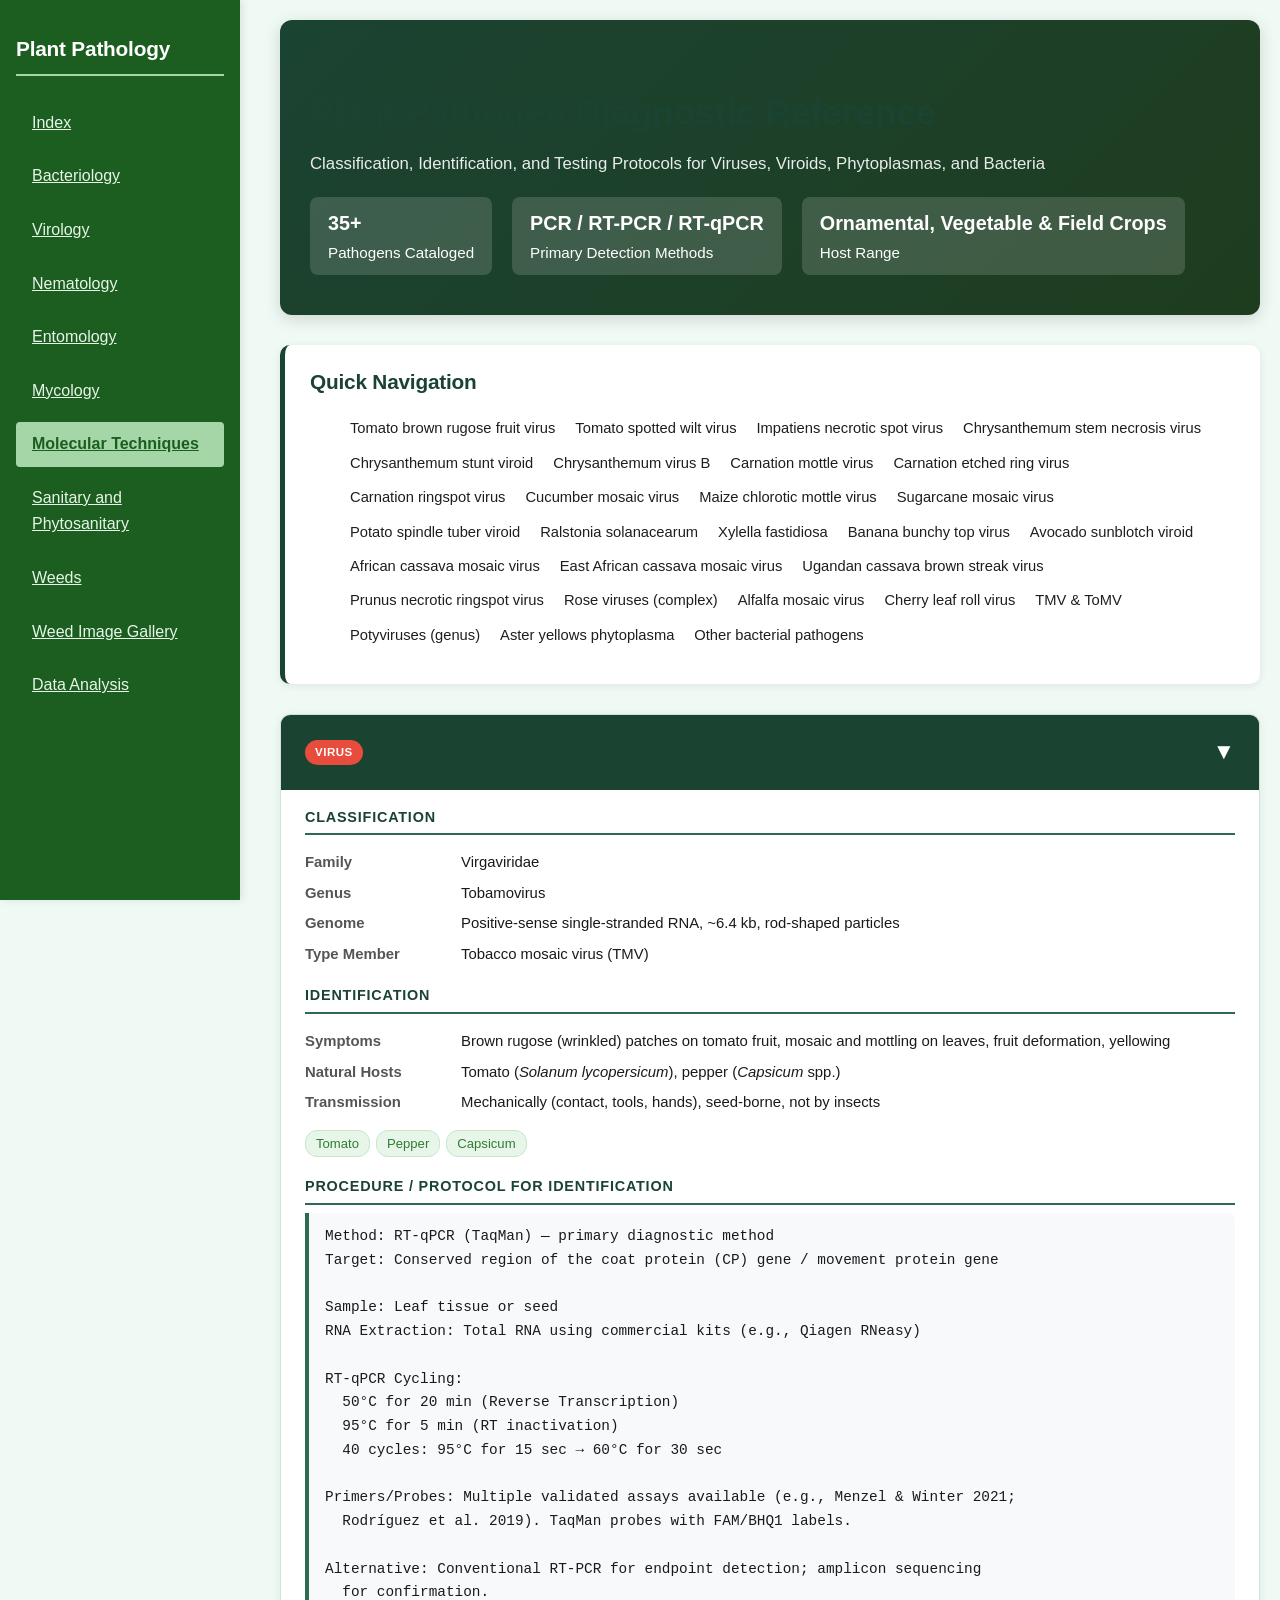
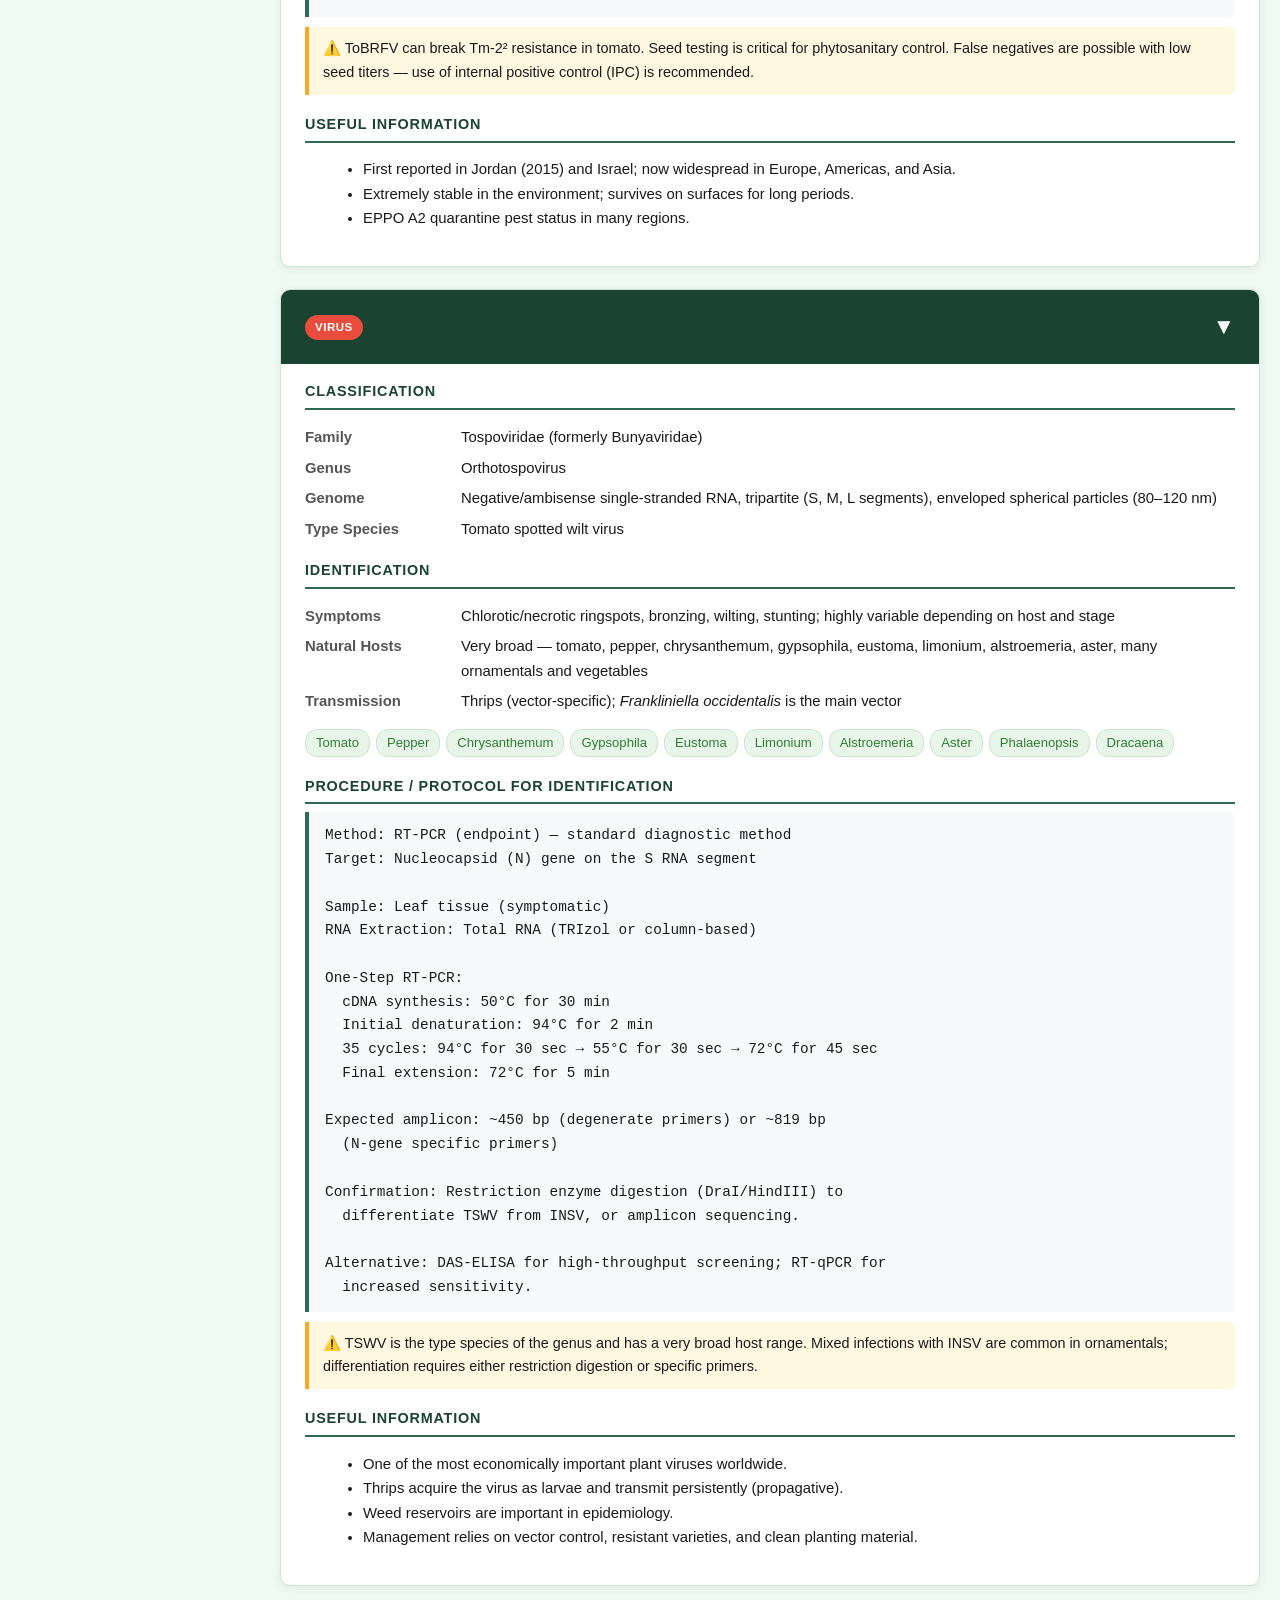
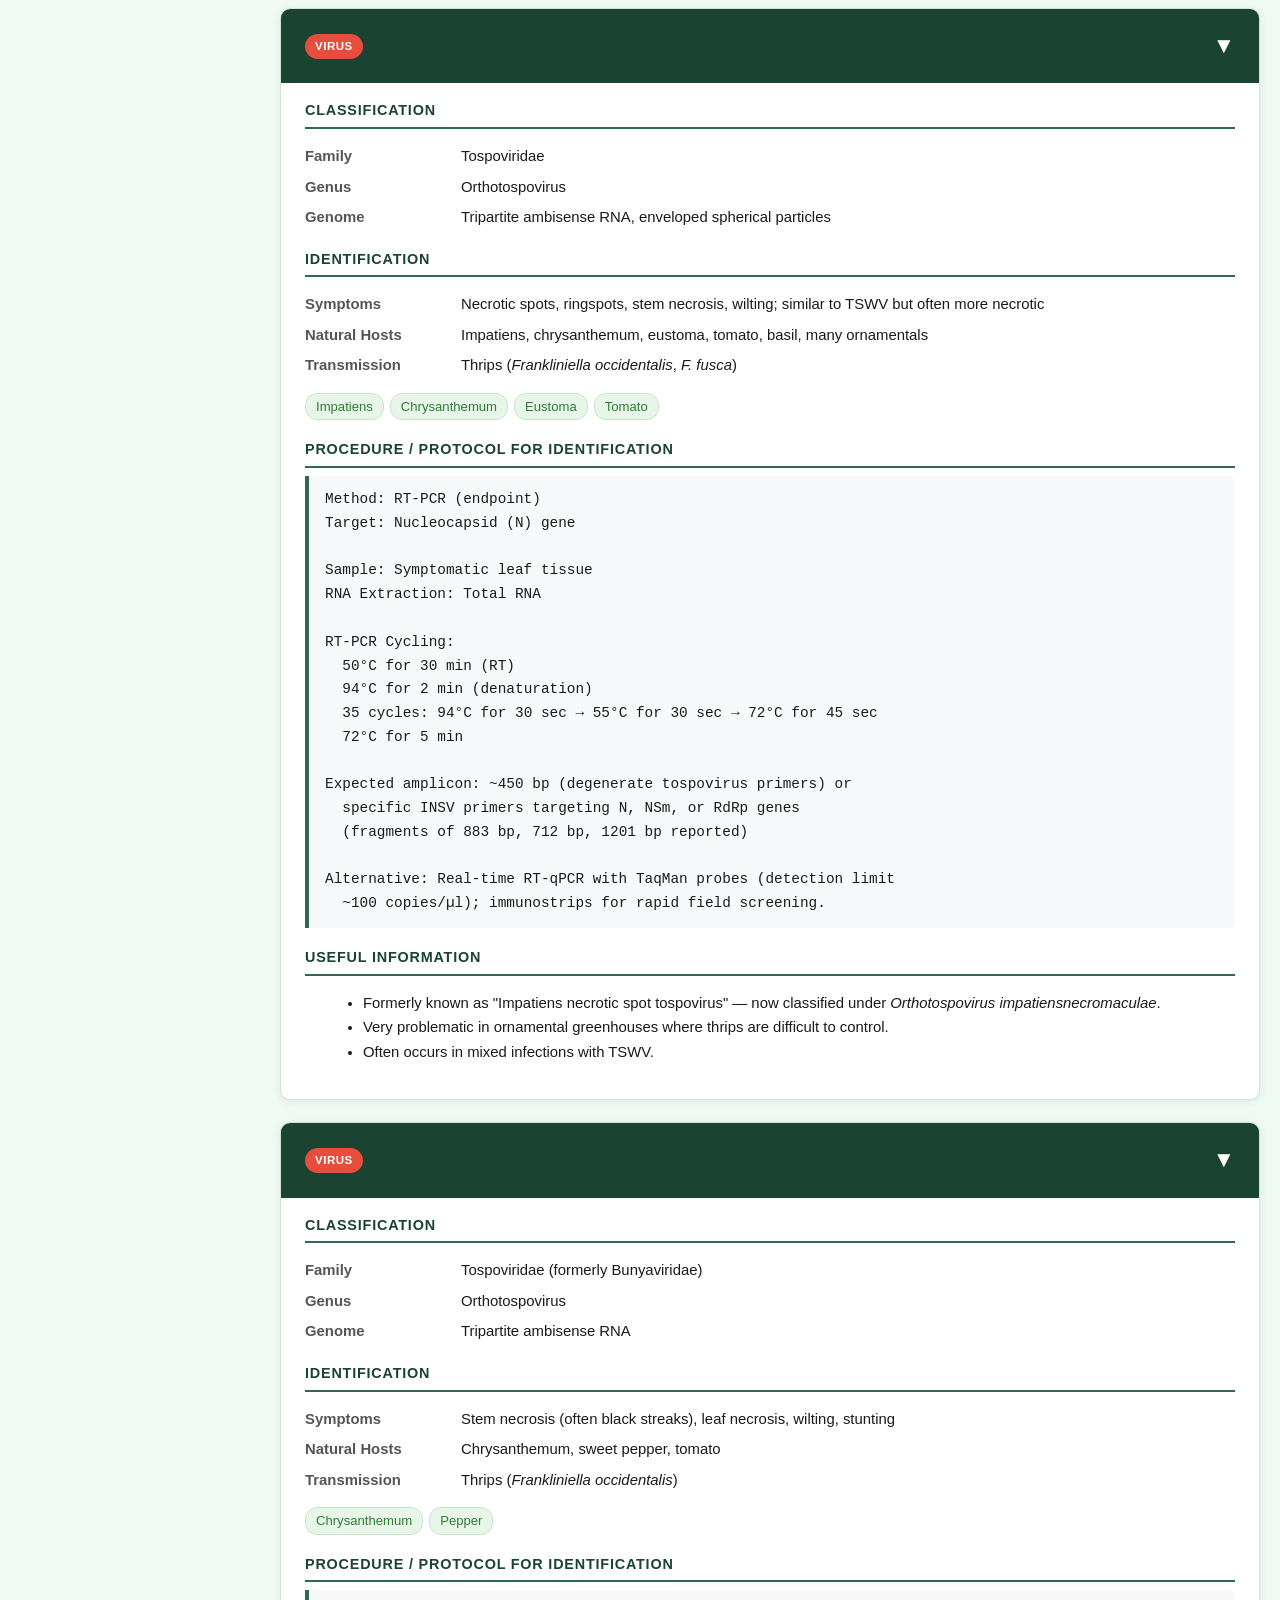
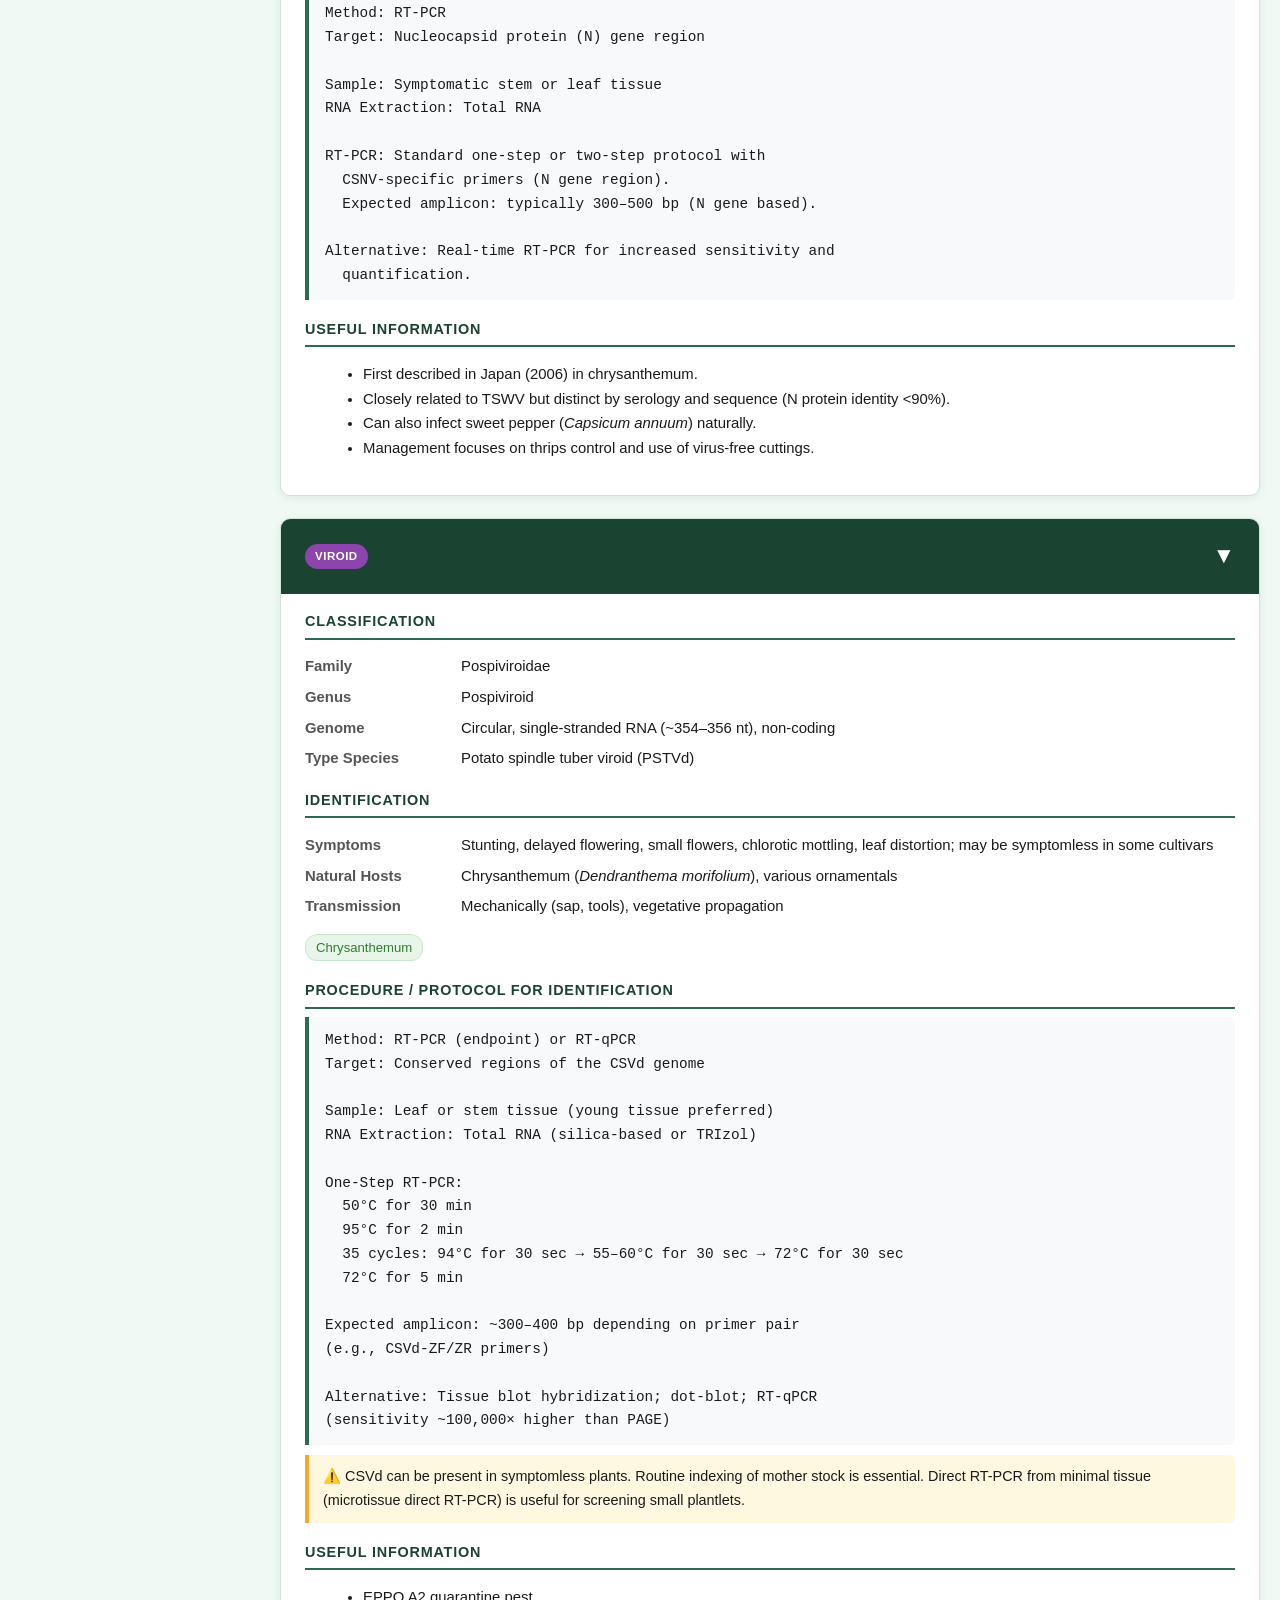
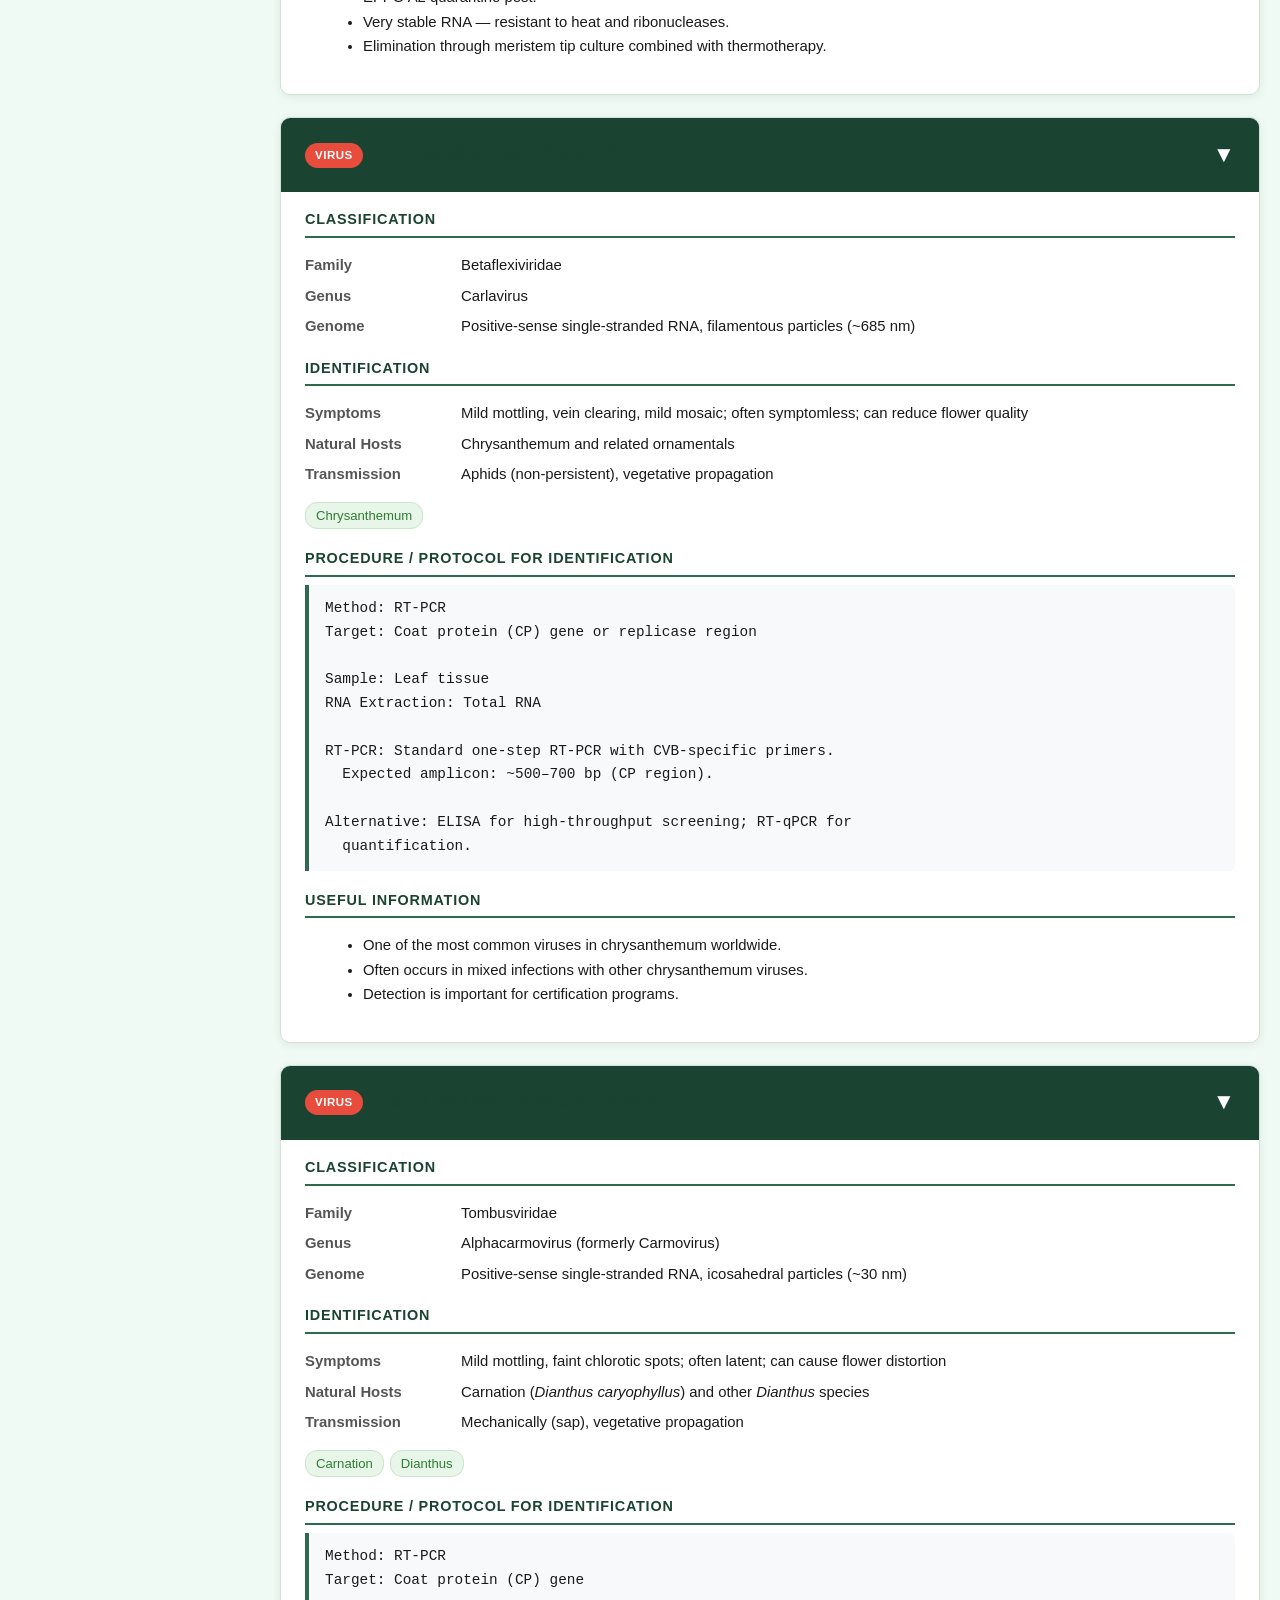
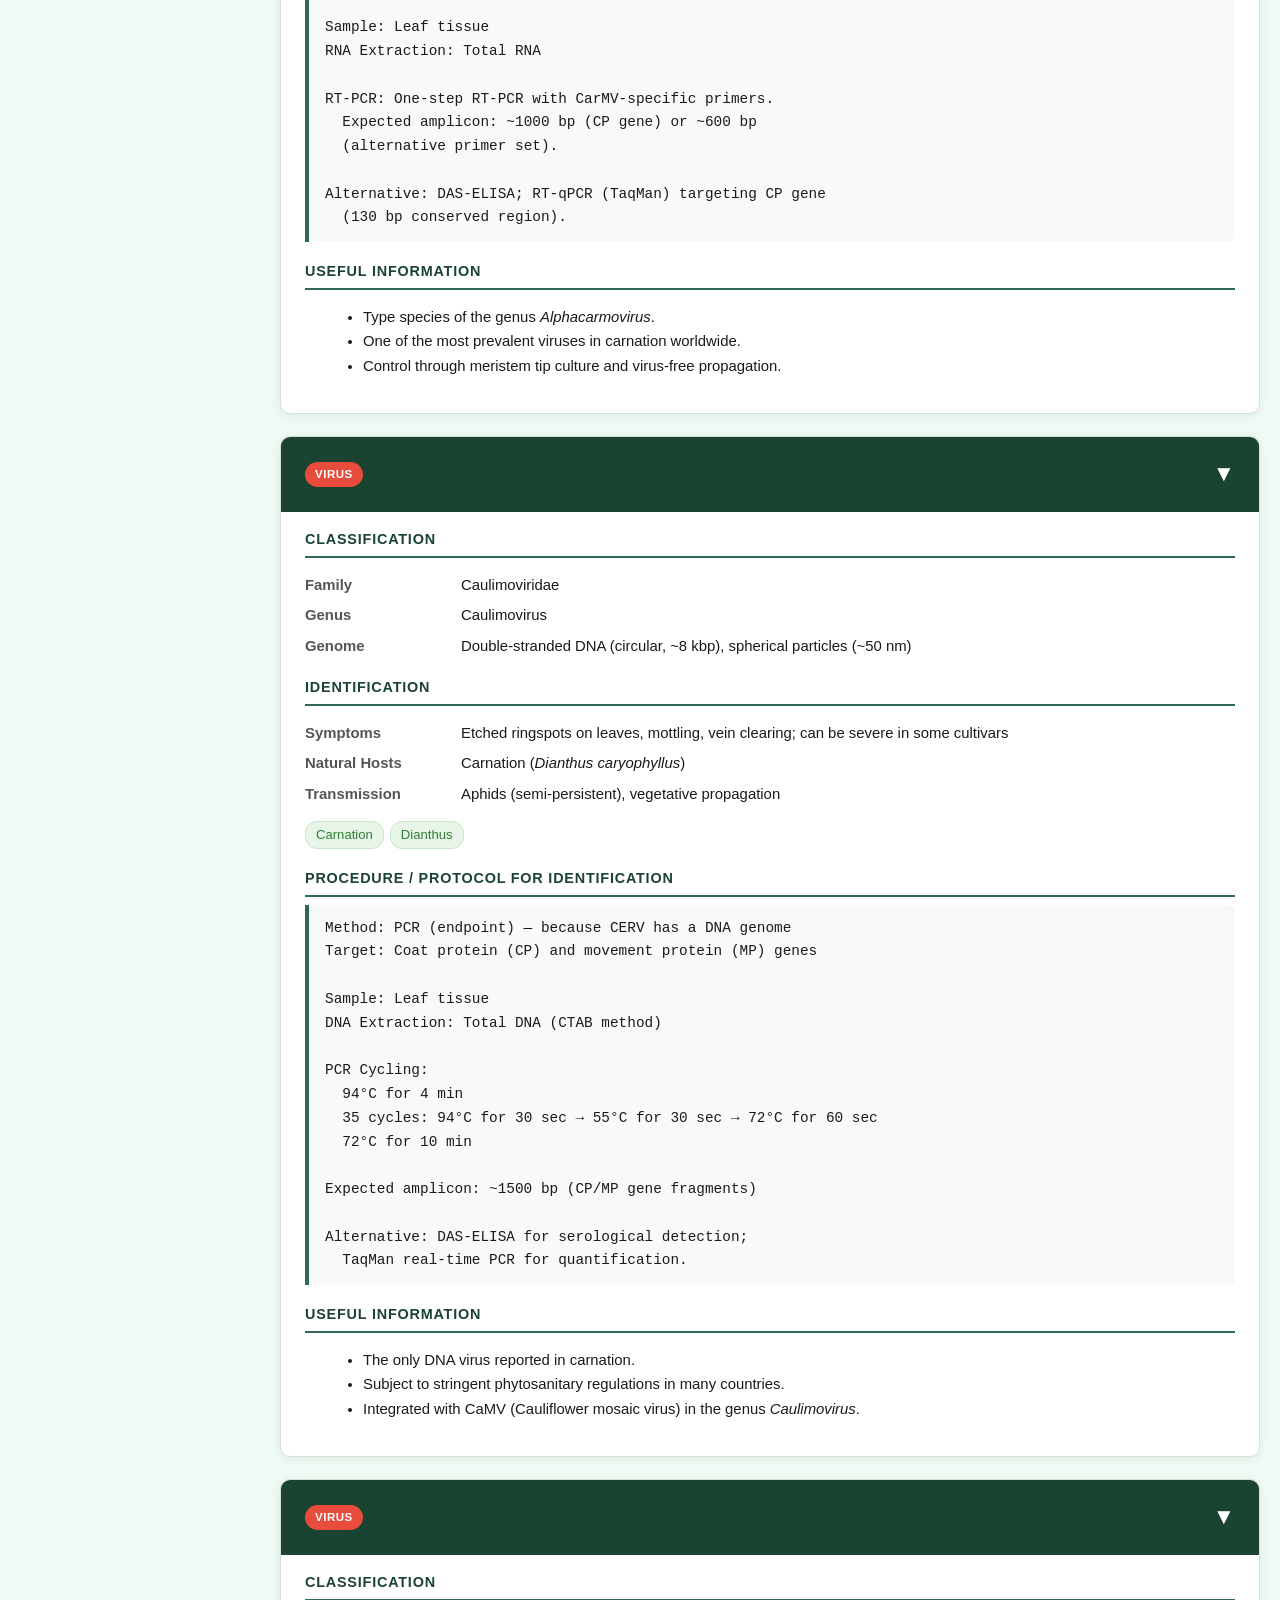
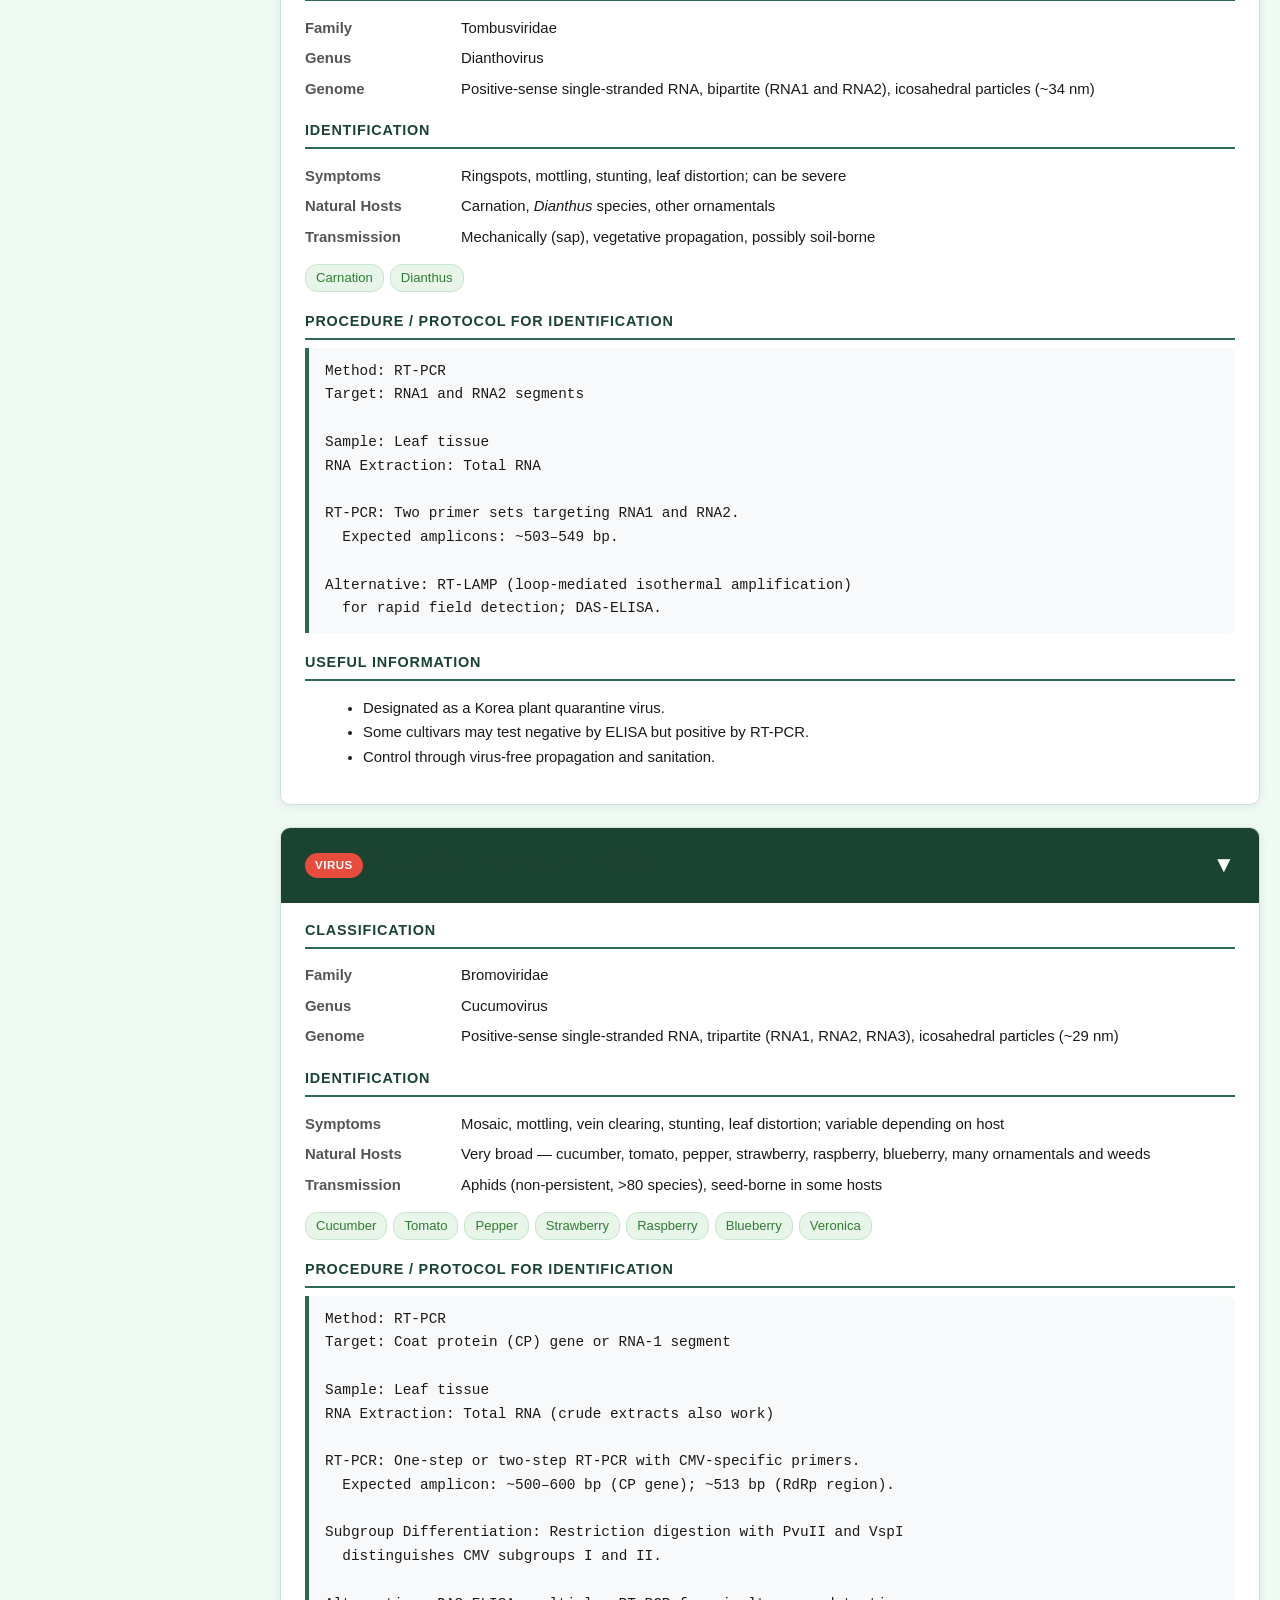
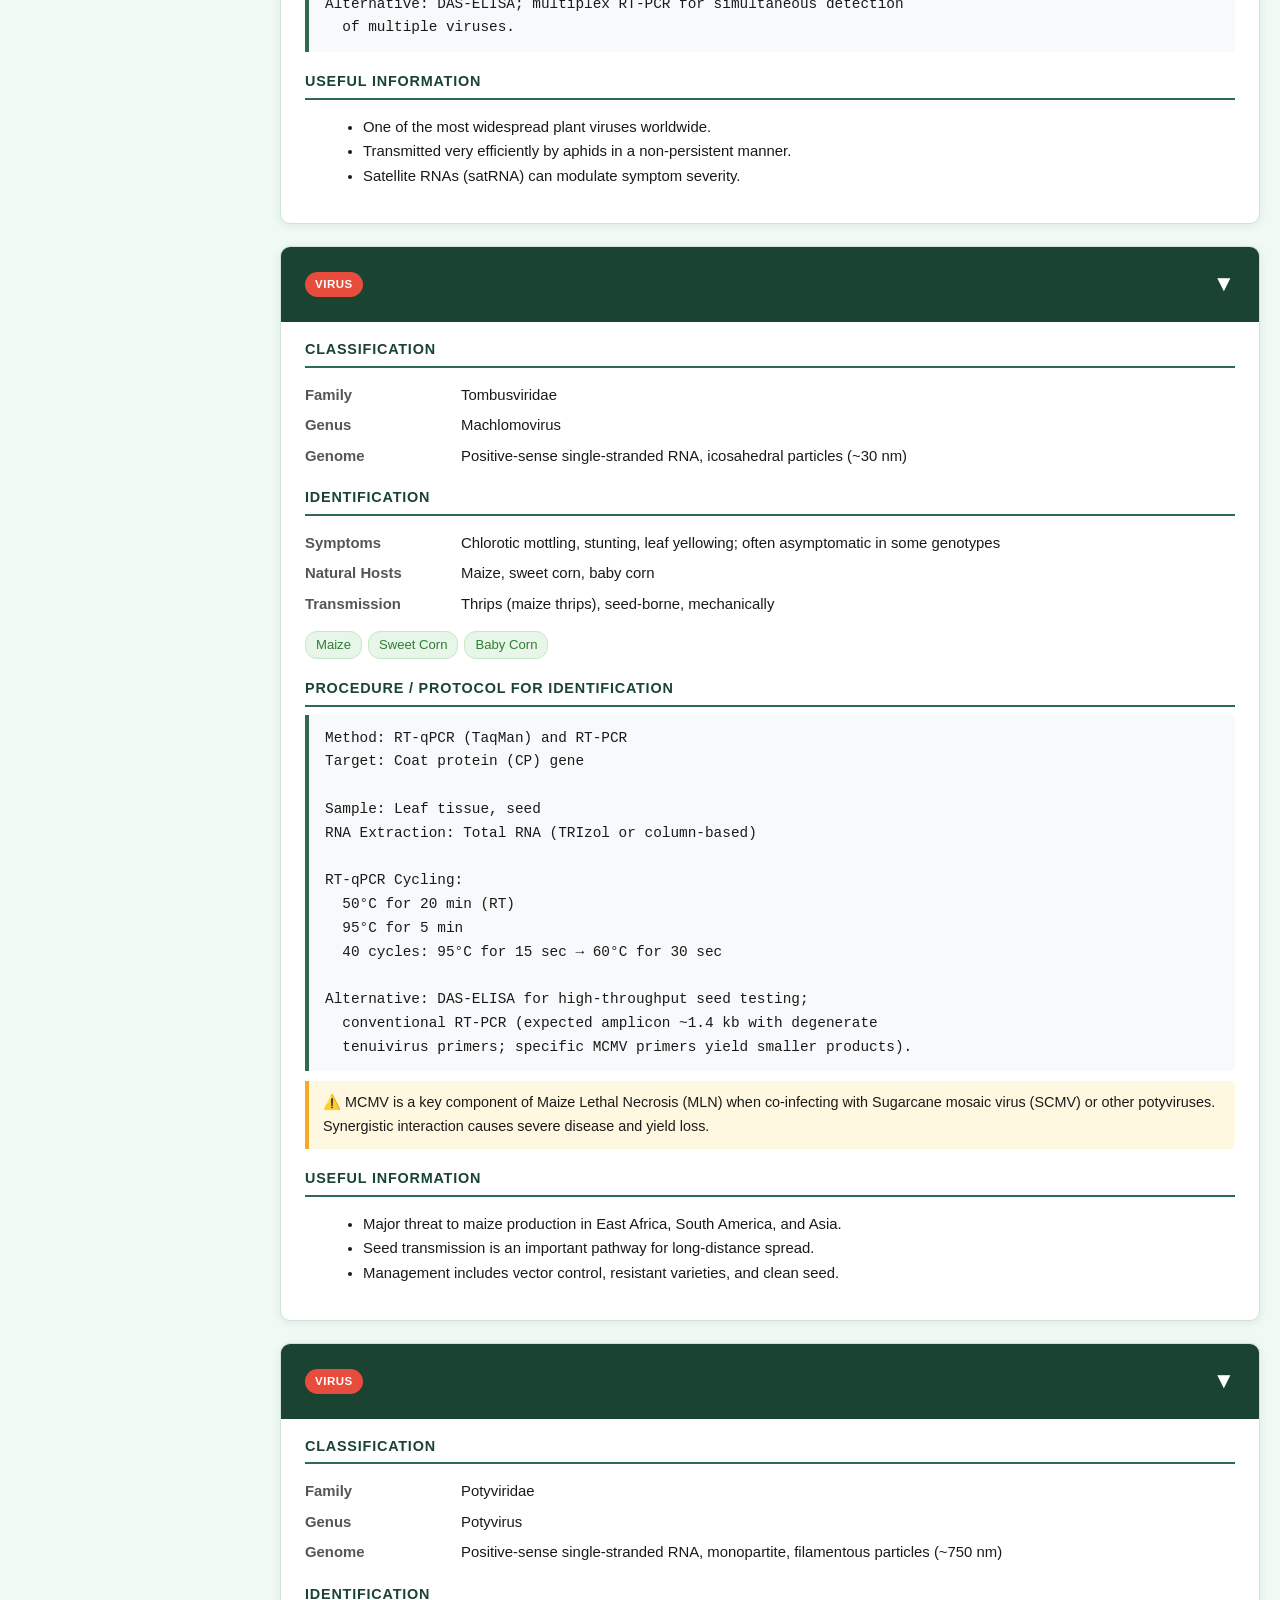
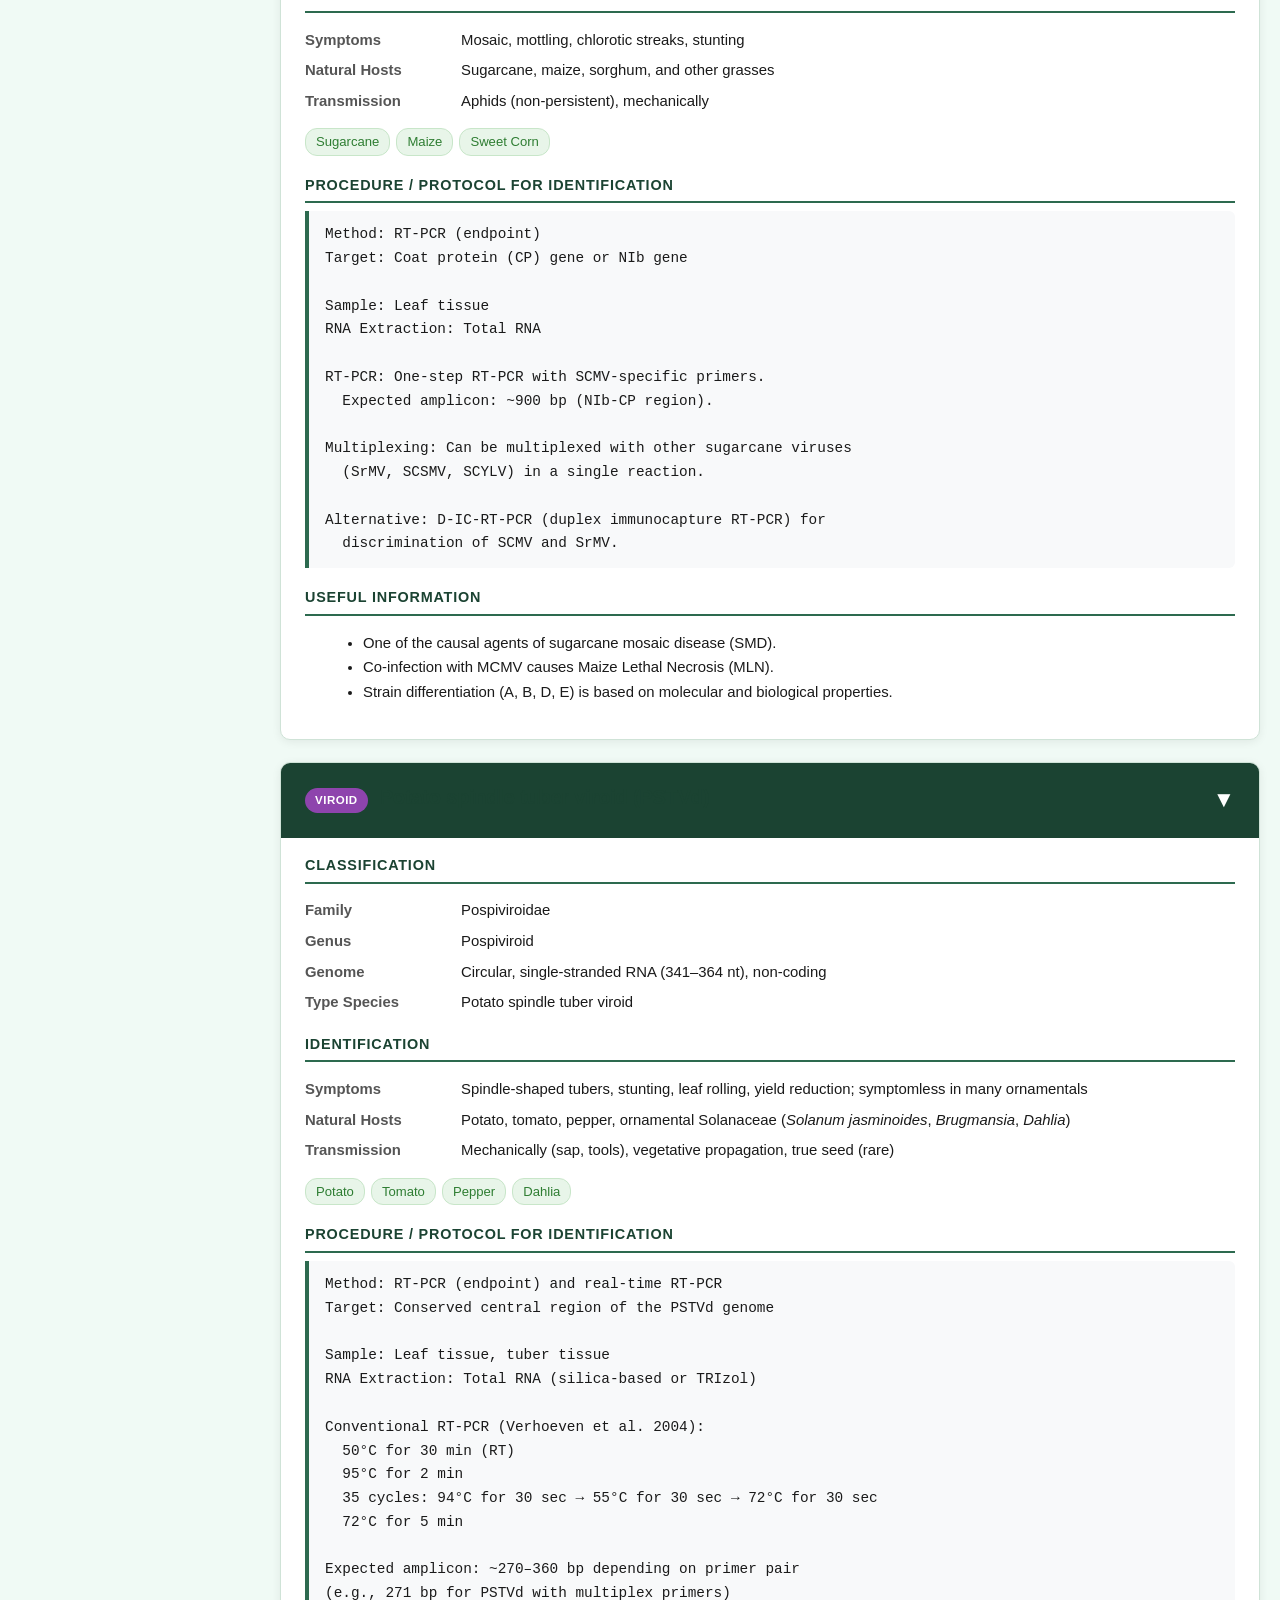
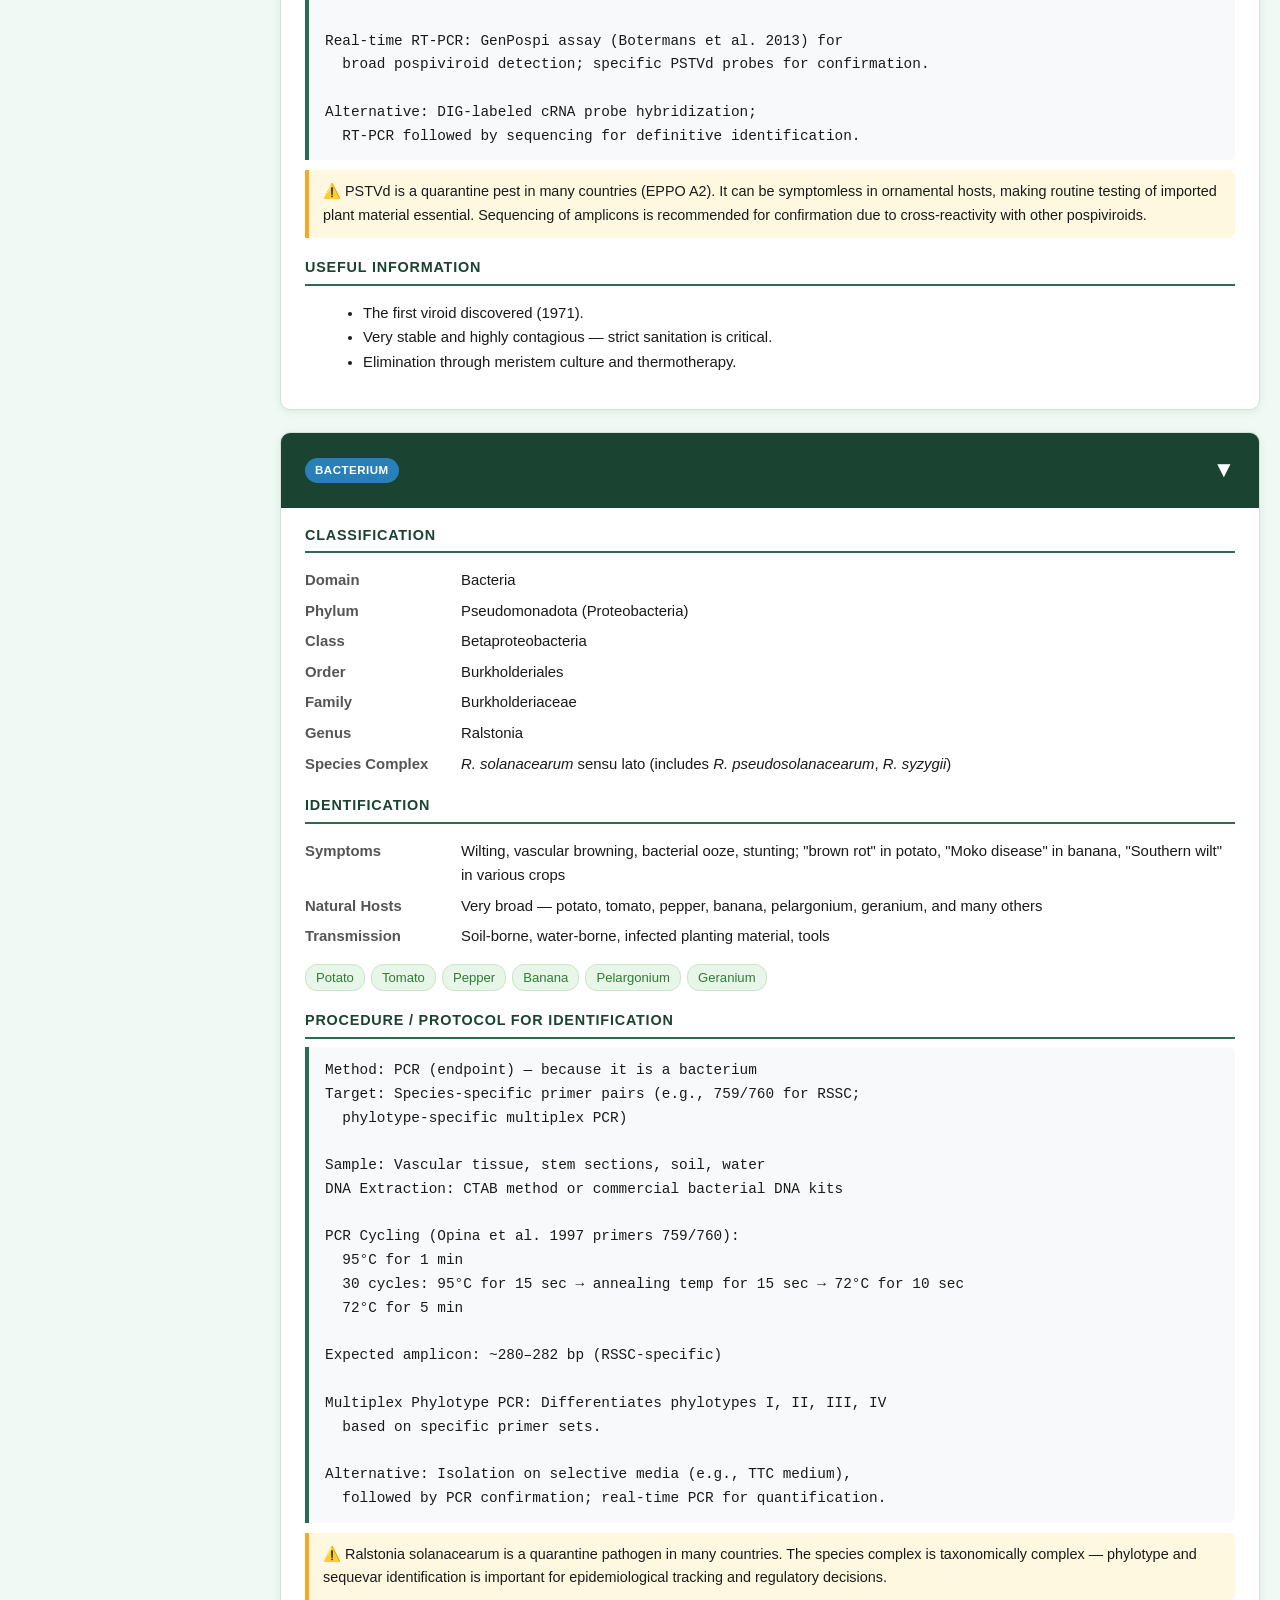
<file: molecular.html>
<!DOCTYPE html>
<html lang="en">
<head>
    <meta charset="UTF-8">
    <meta name="viewport" content="width=device-width, initial-scale=1.0">
    <title>Plant Pathogen Diagnostic Reference</title>
    <link rel="stylesheet" href="style.css">
</head>
<body class="molecular">
<div class="wrap">

<header>
    <h1>Plant Pathogen Diagnostic Reference</h1>
    <p>Classification, Identification, and Testing Protocols for Viruses, Viroids, Phytoplasmas, and Bacteria</p>
    <div class="stats">
        <div class="stat-badge"><strong>35+</strong>Pathogens Cataloged</div>
        <div class="stat-badge"><strong>PCR / RT-PCR / RT-qPCR</strong>Primary Detection Methods</div>
        <div class="stat-badge"><strong>Ornamental, Vegetable & Field Crops</strong>Host Range</div>
    </div>
</header>

<nav class="toc">
    <h2>Quick Navigation</h2>
    <ul>
        <li><a href="#tobrfv">Tomato brown rugose fruit virus</a></li>
        <li><a href="#tswv">Tomato spotted wilt virus</a></li>
        <li><a href="#insv">Impatiens necrotic spot virus</a></li>
        <li><a href="#csnv">Chrysanthemum stem necrosis virus</a></li>
        <li><a href="#csvd">Chrysanthemum stunt viroid</a></li>
        <li><a href="#cvb">Chrysanthemum virus B</a></li>
        <li><a href="#carmv">Carnation mottle virus</a></li>
        <li><a href="#cerv">Carnation etched ring virus</a></li>
        <li><a href="#crsv">Carnation ringspot virus</a></li>
        <li><a href="#cmv">Cucumber mosaic virus</a></li>
        <li><a href="#mcmv">Maize chlorotic mottle virus</a></li>
        <li><a href="#scmv">Sugarcane mosaic virus</a></li>
        <li><a href="#pstvd">Potato spindle tuber viroid</a></li>
        <li><a href="#ralstonia">Ralstonia solanacearum</a></li>
        <li><a href="#xylella">Xylella fastidiosa</a></li>
        <li><a href="#bbtv">Banana bunchy top virus</a></li>
        <li><a href="#asbvD">Avocado sunblotch viroid</a></li>
        <li><a href="#acmv">African cassava mosaic virus</a></li>
        <li><a href="#eacmv">East African cassava mosaic virus</a></li>
        <li><a href="#ucbsv">Ugandan cassava brown streak virus</a></li>
        <li><a href="#pnrsv">Prunus necrotic ringspot virus</a></li>
        <li><a href="#rose-viruses">Rose viruses (complex)</a></li>
        <li><a href="#amv">Alfalfa mosaic virus</a></li>
        <li><a href="#clrv">Cherry leaf roll virus</a></li>
        <li><a href="#tmv-tomv">TMV &amp; ToMV</a></li>
        <li><a href="#potyvirus">Potyviruses (genus)</a></li>
        <li><a href="#aster-yellow">Aster yellows phytoplasma</a></li>
        <li><a href="#other-bacteria">Other bacterial pathogens</a></li>
    </ul>
</nav>

<!-- ============================================================ -->
<!-- TOMATO BROWN RUGOSE FRUIT VIRUS -->
<!-- ============================================================ -->
<div class="pathogen-card" id="tobrfv">
    <div class="pathogen-header">
        <span class="type-tag tag-virus">Virus</span>
        <h2>Tomato brown rugose fruit virus (ToBRFV)</h2>
        <span class="toggle-icon">▼</span>
    </div>
    <div class="pathogen-body">
        <div class="section-label">Classification</div>
        <dl class="info-grid">
            <dt>Family</dt><dd>Virgaviridae</dd>
            <dt>Genus</dt><dd>Tobamovirus</dd>
            <dt>Genome</dt><dd>Positive-sense single-stranded RNA, ~6.4 kb, rod-shaped particles</dd>
            <dt>Type Member</dt><dd>Tobacco mosaic virus (TMV)</dd>
        </dl>

        <div class="section-label">Identification</div>
        <dl class="info-grid">
            <dt>Symptoms</dt><dd>Brown rugose (wrinkled) patches on tomato fruit, mosaic and mottling on leaves, fruit deformation, yellowing</dd>
            <dt>Natural Hosts</dt><dd>Tomato (<em>Solanum lycopersicum</em>), pepper (<em>Capsicum</em> spp.)</dd>
            <dt>Transmission</dt><dd>Mechanically (contact, tools, hands), seed-borne, not by insects</dd>
        </dl>
        <div class="host-list">
            <span class="host-tag">Tomato</span>
            <span class="host-tag">Pepper</span>
            <span class="host-tag">Capsicum</span>
        </div>

        <div class="section-label">Procedure / Protocol for Identification</div>
        <div class="protocol-box">Method: RT-qPCR (TaqMan) — primary diagnostic method
Target: Conserved region of the coat protein (CP) gene / movement protein gene

Sample: Leaf tissue or seed
RNA Extraction: Total RNA using commercial kits (e.g., Qiagen RNeasy)

RT-qPCR Cycling:
  50°C for 20 min (Reverse Transcription)
  95°C for 5 min (RT inactivation)
  40 cycles: 95°C for 15 sec → 60°C for 30 sec

Primers/Probes: Multiple validated assays available (e.g., Menzel & Winter 2021;
  Rodríguez et al. 2019). TaqMan probes with FAM/BHQ1 labels.

Alternative: Conventional RT-PCR for endpoint detection; amplicon sequencing
  for confirmation.</div>
        <div class="note-box">⚠️ ToBRFV can break Tm-2² resistance in tomato. Seed testing is critical for phytosanitary control. False negatives are possible with low seed titers — use of internal positive control (IPC) is recommended.</div>

        <div class="section-label">Useful Information</div>
        <ul class="info-list">
            <li>First reported in Jordan (2015) and Israel; now widespread in Europe, Americas, and Asia.</li>
            <li>Extremely stable in the environment; survives on surfaces for long periods.</li>
            <li>EPPO A2 quarantine pest status in many regions.</li>
        </ul>
    </div>
</div>

<!-- ============================================================ -->
<!-- TOMATO SPOTTED WILT VIRUS -->
<!-- ============================================================ -->
<div class="pathogen-card" id="tswv">
    <div class="pathogen-header">
        <span class="type-tag tag-virus">Virus</span>
        <h2>Tomato spotted wilt virus (TSWV)</h2>
        <span class="toggle-icon">▼</span>
    </div>
    <div class="pathogen-body">
        <div class="section-label">Classification</div>
        <dl class="info-grid">
            <dt>Family</dt><dd>Tospoviridae (formerly Bunyaviridae)</dd>
            <dt>Genus</dt><dd>Orthotospovirus</dd>
            <dt>Genome</dt><dd>Negative/ambisense single-stranded RNA, tripartite (S, M, L segments), enveloped spherical particles (80–120 nm)</dd>
            <dt>Type Species</dt><dd>Tomato spotted wilt virus</dd>
        </dl>

        <div class="section-label">Identification</div>
        <dl class="info-grid">
            <dt>Symptoms</dt><dd>Chlorotic/necrotic ringspots, bronzing, wilting, stunting; highly variable depending on host and stage</dd>
            <dt>Natural Hosts</dt><dd>Very broad — tomato, pepper, chrysanthemum, gypsophila, eustoma, limonium, alstroemeria, aster, many ornamentals and vegetables</dd>
            <dt>Transmission</dt><dd>Thrips (vector-specific); <em>Frankliniella occidentalis</em> is the main vector</dd>
        </dl>
        <div class="host-list">
            <span class="host-tag">Tomato</span>
            <span class="host-tag">Pepper</span>
            <span class="host-tag">Chrysanthemum</span>
            <span class="host-tag">Gypsophila</span>
            <span class="host-tag">Eustoma</span>
            <span class="host-tag">Limonium</span>
            <span class="host-tag">Alstroemeria</span>
            <span class="host-tag">Aster</span>
            <span class="host-tag">Phalaenopsis</span>
            <span class="host-tag">Dracaena</span>
        </div>

        <div class="section-label">Procedure / Protocol for Identification</div>
        <div class="protocol-box">Method: RT-PCR (endpoint) — standard diagnostic method
Target: Nucleocapsid (N) gene on the S RNA segment

Sample: Leaf tissue (symptomatic)
RNA Extraction: Total RNA (TRIzol or column-based)

One-Step RT-PCR:
  cDNA synthesis: 50°C for 30 min
  Initial denaturation: 94°C for 2 min
  35 cycles: 94°C for 30 sec → 55°C for 30 sec → 72°C for 45 sec
  Final extension: 72°C for 5 min

Expected amplicon: ~450 bp (degenerate primers) or ~819 bp
  (N-gene specific primers)

Confirmation: Restriction enzyme digestion (DraI/HindIII) to
  differentiate TSWV from INSV, or amplicon sequencing.

Alternative: DAS-ELISA for high-throughput screening; RT-qPCR for
  increased sensitivity.</div>
        <div class="note-box">⚠️ TSWV is the type species of the genus and has a very broad host range. Mixed infections with INSV are common in ornamentals; differentiation requires either restriction digestion or specific primers.</div>

        <div class="section-label">Useful Information</div>
        <ul class="info-list">
            <li>One of the most economically important plant viruses worldwide.</li>
            <li>Thrips acquire the virus as larvae and transmit persistently (propagative).</li>
            <li>Weed reservoirs are important in epidemiology.</li>
            <li>Management relies on vector control, resistant varieties, and clean planting material.</li>
        </ul>
    </div>
</div>

<!-- ============================================================ -->
<!-- IMPATIENS NECROTIC SPOT VIRUS -->
<!-- ============================================================ -->
<div class="pathogen-card" id="insv">
    <div class="pathogen-header">
        <span class="type-tag tag-virus">Virus</span>
        <h2>Impatiens necrotic spot virus (INSV)</h2>
        <span class="toggle-icon">▼</span>
    </div>
    <div class="pathogen-body">
        <div class="section-label">Classification</div>
        <dl class="info-grid">
            <dt>Family</dt><dd>Tospoviridae</dd>
            <dt>Genus</dt><dd>Orthotospovirus</dd>
            <dt>Genome</dt><dd>Tripartite ambisense RNA, enveloped spherical particles</dd>
        </dl>

        <div class="section-label">Identification</div>
        <dl class="info-grid">
            <dt>Symptoms</dt><dd>Necrotic spots, ringspots, stem necrosis, wilting; similar to TSWV but often more necrotic</dd>
            <dt>Natural Hosts</dt><dd>Impatiens, chrysanthemum, eustoma, tomato, basil, many ornamentals</dd>
            <dt>Transmission</dt><dd>Thrips (<em>Frankliniella occidentalis</em>, <em>F. fusca</em>)</dd>
        </dl>
        <div class="host-list">
            <span class="host-tag">Impatiens</span>
            <span class="host-tag">Chrysanthemum</span>
            <span class="host-tag">Eustoma</span>
            <span class="host-tag">Tomato</span>
        </div>

        <div class="section-label">Procedure / Protocol for Identification</div>
        <div class="protocol-box">Method: RT-PCR (endpoint)
Target: Nucleocapsid (N) gene

Sample: Symptomatic leaf tissue
RNA Extraction: Total RNA

RT-PCR Cycling:
  50°C for 30 min (RT)
  94°C for 2 min (denaturation)
  35 cycles: 94°C for 30 sec → 55°C for 30 sec → 72°C for 45 sec
  72°C for 5 min

Expected amplicon: ~450 bp (degenerate tospovirus primers) or
  specific INSV primers targeting N, NSm, or RdRp genes
  (fragments of 883 bp, 712 bp, 1201 bp reported)

Alternative: Real-time RT-qPCR with TaqMan probes (detection limit
  ~100 copies/µl); immunostrips for rapid field screening.</div>

        <div class="section-label">Useful Information</div>
        <ul class="info-list">
            <li>Formerly known as "Impatiens necrotic spot tospovirus" — now classified under <em>Orthotospovirus impatiensnecromaculae</em>.</li>
            <li>Very problematic in ornamental greenhouses where thrips are difficult to control.</li>
            <li>Often occurs in mixed infections with TSWV.</li>
        </ul>
    </div>
</div>

<!-- ============================================================ -->
<!-- CHRYSANTHEMUM STEM NECROSIS VIRUS -->
<!-- ============================================================ -->
<div class="pathogen-card" id="csnv">
    <div class="pathogen-header">
        <span class="type-tag tag-virus">Virus</span>
        <h2>Chrysanthemum stem necrosis virus (CSNV)</h2>
        <span class="toggle-icon">▼</span>
    </div>
    <div class="pathogen-body">
        <div class="section-label">Classification</div>
        <dl class="info-grid">
            <dt>Family</dt><dd>Tospoviridae (formerly Bunyaviridae)</dd>
            <dt>Genus</dt><dd>Orthotospovirus</dd>
            <dt>Genome</dt><dd>Tripartite ambisense RNA</dd>
        </dl>

        <div class="section-label">Identification</div>
        <dl class="info-grid">
            <dt>Symptoms</dt><dd>Stem necrosis (often black streaks), leaf necrosis, wilting, stunting</dd>
            <dt>Natural Hosts</dt><dd>Chrysanthemum, sweet pepper, tomato</dd>
            <dt>Transmission</dt><dd>Thrips (<em>Frankliniella occidentalis</em>)</dd>
        </dl>
        <div class="host-list">
            <span class="host-tag">Chrysanthemum</span>
            <span class="host-tag">Pepper</span>
        </div>

        <div class="section-label">Procedure / Protocol for Identification</div>
        <div class="protocol-box">Method: RT-PCR
Target: Nucleocapsid protein (N) gene region

Sample: Symptomatic stem or leaf tissue
RNA Extraction: Total RNA

RT-PCR: Standard one-step or two-step protocol with
  CSNV-specific primers (N gene region).
  Expected amplicon: typically 300–500 bp (N gene based).

Alternative: Real-time RT-PCR for increased sensitivity and
  quantification.</div>

        <div class="section-label">Useful Information</div>
        <ul class="info-list">
            <li>First described in Japan (2006) in chrysanthemum.</li>
            <li>Closely related to TSWV but distinct by serology and sequence (N protein identity &lt;90%).</li>
            <li>Can also infect sweet pepper (<em>Capsicum annuum</em>) naturally.</li>
            <li>Management focuses on thrips control and use of virus-free cuttings.</li>
        </ul>
    </div>
</div>

<!-- ============================================================ -->
<!-- CHRYSANTHEMUM STUNT VIROID -->
<!-- ============================================================ -->
<div class="pathogen-card" id="csvd">
    <div class="pathogen-header">
        <span class="type-tag tag-viroid">Viroid</span>
        <h2>Chrysanthemum stunt viroid (CSVd)</h2>
        <span class="toggle-icon">▼</span>
    </div>
    <div class="pathogen-body">
        <div class="section-label">Classification</div>
        <dl class="info-grid">
            <dt>Family</dt><dd>Pospiviroidae</dd>
            <dt>Genus</dt><dd>Pospiviroid</dd>
            <dt>Genome</dt><dd>Circular, single-stranded RNA (~354–356 nt), non-coding</dd>
            <dt>Type Species</dt><dd>Potato spindle tuber viroid (PSTVd)</dd>
        </dl>

        <div class="section-label">Identification</div>
        <dl class="info-grid">
            <dt>Symptoms</dt><dd>Stunting, delayed flowering, small flowers, chlorotic mottling, leaf distortion; may be symptomless in some cultivars</dd>
            <dt>Natural Hosts</dt><dd>Chrysanthemum (<em>Dendranthema morifolium</em>), various ornamentals</dd>
            <dt>Transmission</dt><dd>Mechanically (sap, tools), vegetative propagation</dd>
        </dl>
        <div class="host-list">
            <span class="host-tag">Chrysanthemum</span>
        </div>

        <div class="section-label">Procedure / Protocol for Identification</div>
        <div class="protocol-box">Method: RT-PCR (endpoint) or RT-qPCR
Target: Conserved regions of the CSVd genome

Sample: Leaf or stem tissue (young tissue preferred)
RNA Extraction: Total RNA (silica-based or TRIzol)

One-Step RT-PCR:
  50°C for 30 min
  95°C for 2 min
  35 cycles: 94°C for 30 sec → 55–60°C for 30 sec → 72°C for 30 sec
  72°C for 5 min

Expected amplicon: ~300–400 bp depending on primer pair
(e.g., CSVd-ZF/ZR primers)

Alternative: Tissue blot hybridization; dot-blot; RT-qPCR
(sensitivity ~100,000× higher than PAGE)</div>
        <div class="note-box">⚠️ CSVd can be present in symptomless plants. Routine indexing of mother stock is essential. Direct RT-PCR from minimal tissue (microtissue direct RT-PCR) is useful for screening small plantlets.</div>

        <div class="section-label">Useful Information</div>
        <ul class="info-list">
            <li>EPPO A2 quarantine pest.</li>
            <li>Very stable RNA — resistant to heat and ribonucleases.</li>
            <li>Elimination through meristem tip culture combined with thermotherapy.</li>
        </ul>
    </div>
</div>

<!-- ============================================================ -->
<!-- CHRYSANTHEMUM VIRUS B -->
<!-- ============================================================ -->
<div class="pathogen-card" id="cvb">
    <div class="pathogen-header">
        <span class="type-tag tag-virus">Virus</span>
        <h2>Chrysanthemum virus B (CVB)</h2>
        <span class="toggle-icon">▼</span>
    </div>
    <div class="pathogen-body">
        <div class="section-label">Classification</div>
        <dl class="info-grid">
            <dt>Family</dt><dd>Betaflexiviridae</dd>
            <dt>Genus</dt><dd>Carlavirus</dd>
            <dt>Genome</dt><dd>Positive-sense single-stranded RNA, filamentous particles (~685 nm)</dd>
        </dl>

        <div class="section-label">Identification</div>
        <dl class="info-grid">
            <dt>Symptoms</dt><dd>Mild mottling, vein clearing, mild mosaic; often symptomless; can reduce flower quality</dd>
            <dt>Natural Hosts</dt><dd>Chrysanthemum and related ornamentals</dd>
            <dt>Transmission</dt><dd>Aphids (non-persistent), vegetative propagation</dd>
        </dl>
        <div class="host-list">
            <span class="host-tag">Chrysanthemum</span>
        </div>

        <div class="section-label">Procedure / Protocol for Identification</div>
        <div class="protocol-box">Method: RT-PCR
Target: Coat protein (CP) gene or replicase region

Sample: Leaf tissue
RNA Extraction: Total RNA

RT-PCR: Standard one-step RT-PCR with CVB-specific primers.
  Expected amplicon: ~500–700 bp (CP region).

Alternative: ELISA for high-throughput screening; RT-qPCR for
  quantification.</div>

        <div class="section-label">Useful Information</div>
        <ul class="info-list">
            <li>One of the most common viruses in chrysanthemum worldwide.</li>
            <li>Often occurs in mixed infections with other chrysanthemum viruses.</li>
            <li>Detection is important for certification programs.</li>
        </ul>
    </div>
</div>

<!-- ============================================================ -->
<!-- CARNATION MOTTLE VIRUS -->
<!-- ============================================================ -->
<div class="pathogen-card" id="carmv">
    <div class="pathogen-header">
        <span class="type-tag tag-virus">Virus</span>
        <h2>Carnation mottle virus (CarMV)</h2>
        <span class="toggle-icon">▼</span>
    </div>
    <div class="pathogen-body">
        <div class="section-label">Classification</div>
        <dl class="info-grid">
            <dt>Family</dt><dd>Tombusviridae</dd>
            <dt>Genus</dt><dd>Alphacarmovirus (formerly Carmovirus)</dd>
            <dt>Genome</dt><dd>Positive-sense single-stranded RNA, icosahedral particles (~30 nm)</dd>
        </dl>

        <div class="section-label">Identification</div>
        <dl class="info-grid">
            <dt>Symptoms</dt><dd>Mild mottling, faint chlorotic spots; often latent; can cause flower distortion</dd>
            <dt>Natural Hosts</dt><dd>Carnation (<em>Dianthus caryophyllus</em>) and other <em>Dianthus</em> species</dd>
            <dt>Transmission</dt><dd>Mechanically (sap), vegetative propagation</dd>
        </dl>
        <div class="host-list">
            <span class="host-tag">Carnation</span>
            <span class="host-tag">Dianthus</span>
        </div>

        <div class="section-label">Procedure / Protocol for Identification</div>
        <div class="protocol-box">Method: RT-PCR
Target: Coat protein (CP) gene

Sample: Leaf tissue
RNA Extraction: Total RNA

RT-PCR: One-step RT-PCR with CarMV-specific primers.
  Expected amplicon: ~1000 bp (CP gene) or ~600 bp
  (alternative primer set).

Alternative: DAS-ELISA; RT-qPCR (TaqMan) targeting CP gene
  (130 bp conserved region).</div>

        <div class="section-label">Useful Information</div>
        <ul class="info-list">
            <li>Type species of the genus <em>Alphacarmovirus</em>.</li>
            <li>One of the most prevalent viruses in carnation worldwide.</li>
            <li>Control through meristem tip culture and virus-free propagation.</li>
        </ul>
    </div>
</div>

<!-- ============================================================ -->
<!-- CARNATION ETCHED RING VIRUS -->
<!-- ============================================================ -->
<div class="pathogen-card" id="cerv">
    <div class="pathogen-header">
        <span class="type-tag tag-virus">Virus</span>
        <h2>Carnation etched ring virus (CERV)</h2>
        <span class="toggle-icon">▼</span>
    </div>
    <div class="pathogen-body">
        <div class="section-label">Classification</div>
        <dl class="info-grid">
            <dt>Family</dt><dd>Caulimoviridae</dd>
            <dt>Genus</dt><dd>Caulimovirus</dd>
            <dt>Genome</dt><dd>Double-stranded DNA (circular, ~8 kbp), spherical particles (~50 nm)</dd>
        </dl>

        <div class="section-label">Identification</div>
        <dl class="info-grid">
            <dt>Symptoms</dt><dd>Etched ringspots on leaves, mottling, vein clearing; can be severe in some cultivars</dd>
            <dt>Natural Hosts</dt><dd>Carnation (<em>Dianthus caryophyllus</em>)</dd>
            <dt>Transmission</dt><dd>Aphids (semi-persistent), vegetative propagation</dd>
        </dl>
        <div class="host-list">
            <span class="host-tag">Carnation</span>
            <span class="host-tag">Dianthus</span>
        </div>

        <div class="section-label">Procedure / Protocol for Identification</div>
        <div class="protocol-box">Method: PCR (endpoint) — because CERV has a DNA genome
Target: Coat protein (CP) and movement protein (MP) genes

Sample: Leaf tissue
DNA Extraction: Total DNA (CTAB method)

PCR Cycling:
  94°C for 4 min
  35 cycles: 94°C for 30 sec → 55°C for 30 sec → 72°C for 60 sec
  72°C for 10 min

Expected amplicon: ~1500 bp (CP/MP gene fragments)

Alternative: DAS-ELISA for serological detection;
  TaqMan real-time PCR for quantification.</div>

        <div class="section-label">Useful Information</div>
        <ul class="info-list">
            <li>The only DNA virus reported in carnation.</li>
            <li>Subject to stringent phytosanitary regulations in many countries.</li>
            <li>Integrated with CaMV (Cauliflower mosaic virus) in the genus <em>Caulimovirus</em>.</li>
        </ul>
    </div>
</div>

<!-- ============================================================ -->
<!-- CARNATION RINGSPOT VIRUS -->
<!-- ============================================================ -->
<div class="pathogen-card" id="crsv">
    <div class="pathogen-header">
        <span class="type-tag tag-virus">Virus</span>
        <h2>Carnation ringspot virus (CRSV)</h2>
        <span class="toggle-icon">▼</span>
    </div>
    <div class="pathogen-body">
        <div class="section-label">Classification</div>
        <dl class="info-grid">
            <dt>Family</dt><dd>Tombusviridae</dd>
            <dt>Genus</dt><dd>Dianthovirus</dd>
            <dt>Genome</dt><dd>Positive-sense single-stranded RNA, bipartite (RNA1 and RNA2), icosahedral particles (~34 nm)</dd>
        </dl>

        <div class="section-label">Identification</div>
        <dl class="info-grid">
            <dt>Symptoms</dt><dd>Ringspots, mottling, stunting, leaf distortion; can be severe</dd>
            <dt>Natural Hosts</dt><dd>Carnation, <em>Dianthus</em> species, other ornamentals</dd>
            <dt>Transmission</dt><dd>Mechanically (sap), vegetative propagation, possibly soil-borne</dd>
        </dl>
        <div class="host-list">
            <span class="host-tag">Carnation</span>
            <span class="host-tag">Dianthus</span>
        </div>

        <div class="section-label">Procedure / Protocol for Identification</div>
        <div class="protocol-box">Method: RT-PCR
Target: RNA1 and RNA2 segments

Sample: Leaf tissue
RNA Extraction: Total RNA

RT-PCR: Two primer sets targeting RNA1 and RNA2.
  Expected amplicons: ~503–549 bp.

Alternative: RT-LAMP (loop-mediated isothermal amplification)
  for rapid field detection; DAS-ELISA.</div>

        <div class="section-label">Useful Information</div>
        <ul class="info-list">
            <li>Designated as a Korea plant quarantine virus.</li>
            <li>Some cultivars may test negative by ELISA but positive by RT-PCR.</li>
            <li>Control through virus-free propagation and sanitation.</li>
        </ul>
    </div>
</div>

<!-- ============================================================ -->
<!-- CUCUMBER MOSAIC VIRUS -->
<!-- ============================================================ -->
<div class="pathogen-card" id="cmv">
    <div class="pathogen-header">
        <span class="type-tag tag-virus">Virus</span>
        <h2>Cucumber mosaic virus (CMV)</h2>
        <span class="toggle-icon">▼</span>
    </div>
    <div class="pathogen-body">
        <div class="section-label">Classification</div>
        <dl class="info-grid">
            <dt>Family</dt><dd>Bromoviridae</dd>
            <dt>Genus</dt><dd>Cucumovirus</dd>
            <dt>Genome</dt><dd>Positive-sense single-stranded RNA, tripartite (RNA1, RNA2, RNA3), icosahedral particles (~29 nm)</dd>
        </dl>

        <div class="section-label">Identification</div>
        <dl class="info-grid">
            <dt>Symptoms</dt><dd>Mosaic, mottling, vein clearing, stunting, leaf distortion; variable depending on host</dd>
            <dt>Natural Hosts</dt><dd>Very broad — cucumber, tomato, pepper, strawberry, raspberry, blueberry, many ornamentals and weeds</dd>
            <dt>Transmission</dt><dd>Aphids (non-persistent, &gt;80 species), seed-borne in some hosts</dd>
        </dl>
        <div class="host-list">
            <span class="host-tag">Cucumber</span>
            <span class="host-tag">Tomato</span>
            <span class="host-tag">Pepper</span>
            <span class="host-tag">Strawberry</span>
            <span class="host-tag">Raspberry</span>
            <span class="host-tag">Blueberry</span>
            <span class="host-tag">Veronica</span>
        </div>

        <div class="section-label">Procedure / Protocol for Identification</div>
        <div class="protocol-box">Method: RT-PCR
Target: Coat protein (CP) gene or RNA-1 segment

Sample: Leaf tissue
RNA Extraction: Total RNA (crude extracts also work)

RT-PCR: One-step or two-step RT-PCR with CMV-specific primers.
  Expected amplicon: ~500–600 bp (CP gene); ~513 bp (RdRp region).

Subgroup Differentiation: Restriction digestion with PvuII and VspI
  distinguishes CMV subgroups I and II.

Alternative: DAS-ELISA; multiplex RT-PCR for simultaneous detection
  of multiple viruses.</div>

        <div class="section-label">Useful Information</div>
        <ul class="info-list">
            <li>One of the most widespread plant viruses worldwide.</li>
            <li>Transmitted very efficiently by aphids in a non-persistent manner.</li>
            <li>Satellite RNAs (satRNA) can modulate symptom severity.</li>
        </ul>
    </div>
</div>

<!-- ============================================================ -->
<!-- MAIZE CHLOROTIC MOTTLE VIRUS -->
<!-- ============================================================ -->
<div class="pathogen-card" id="mcmv">
    <div class="pathogen-header">
        <span class="type-tag tag-virus">Virus</span>
        <h2>Maize chlorotic mottle virus (MCMV)</h2>
        <span class="toggle-icon">▼</span>
    </div>
    <div class="pathogen-body">
        <div class="section-label">Classification</div>
        <dl class="info-grid">
            <dt>Family</dt><dd>Tombusviridae</dd>
            <dt>Genus</dt><dd>Machlomovirus</dd>
            <dt>Genome</dt><dd>Positive-sense single-stranded RNA, icosahedral particles (~30 nm)</dd>
        </dl>

        <div class="section-label">Identification</div>
        <dl class="info-grid">
            <dt>Symptoms</dt><dd>Chlorotic mottling, stunting, leaf yellowing; often asymptomatic in some genotypes</dd>
            <dt>Natural Hosts</dt><dd>Maize, sweet corn, baby corn</dd>
            <dt>Transmission</dt><dd>Thrips (maize thrips), seed-borne, mechanically</dd>
        </dl>
        <div class="host-list">
            <span class="host-tag">Maize</span>
            <span class="host-tag">Sweet Corn</span>
            <span class="host-tag">Baby Corn</span>
        </div>

        <div class="section-label">Procedure / Protocol for Identification</div>
        <div class="protocol-box">Method: RT-qPCR (TaqMan) and RT-PCR
Target: Coat protein (CP) gene

Sample: Leaf tissue, seed
RNA Extraction: Total RNA (TRIzol or column-based)

RT-qPCR Cycling:
  50°C for 20 min (RT)
  95°C for 5 min
  40 cycles: 95°C for 15 sec → 60°C for 30 sec

Alternative: DAS-ELISA for high-throughput seed testing;
  conventional RT-PCR (expected amplicon ~1.4 kb with degenerate
  tenuivirus primers; specific MCMV primers yield smaller products).</div>
        <div class="note-box">⚠️ MCMV is a key component of Maize Lethal Necrosis (MLN) when co-infecting with Sugarcane mosaic virus (SCMV) or other potyviruses. Synergistic interaction causes severe disease and yield loss.</div>

        <div class="section-label">Useful Information</div>
        <ul class="info-list">
            <li>Major threat to maize production in East Africa, South America, and Asia.</li>
            <li>Seed transmission is an important pathway for long-distance spread.</li>
            <li>Management includes vector control, resistant varieties, and clean seed.</li>
        </ul>
    </div>
</div>

<!-- ============================================================ -->
<!-- SUGARCANE MOSAIC VIRUS -->
<!-- ============================================================ -->
<div class="pathogen-card" id="scmv">
    <div class="pathogen-header">
        <span class="type-tag tag-virus">Virus</span>
        <h2>Sugarcane mosaic virus (SCMV)</h2>
        <span class="toggle-icon">▼</span>
    </div>
    <div class="pathogen-body">
        <div class="section-label">Classification</div>
        <dl class="info-grid">
            <dt>Family</dt><dd>Potyviridae</dd>
            <dt>Genus</dt><dd>Potyvirus</dd>
            <dt>Genome</dt><dd>Positive-sense single-stranded RNA, monopartite, filamentous particles (~750 nm)</dd>
        </dl>

        <div class="section-label">Identification</div>
        <dl class="info-grid">
            <dt>Symptoms</dt><dd>Mosaic, mottling, chlorotic streaks, stunting</dd>
            <dt>Natural Hosts</dt><dd>Sugarcane, maize, sorghum, and other grasses</dd>
            <dt>Transmission</dt><dd>Aphids (non-persistent), mechanically</dd>
        </dl>
        <div class="host-list">
            <span class="host-tag">Sugarcane</span>
            <span class="host-tag">Maize</span>
            <span class="host-tag">Sweet Corn</span>
        </div>

        <div class="section-label">Procedure / Protocol for Identification</div>
        <div class="protocol-box">Method: RT-PCR (endpoint)
Target: Coat protein (CP) gene or NIb gene

Sample: Leaf tissue
RNA Extraction: Total RNA

RT-PCR: One-step RT-PCR with SCMV-specific primers.
  Expected amplicon: ~900 bp (NIb-CP region).

Multiplexing: Can be multiplexed with other sugarcane viruses
  (SrMV, SCSMV, SCYLV) in a single reaction.

Alternative: D-IC-RT-PCR (duplex immunocapture RT-PCR) for
  discrimination of SCMV and SrMV.</div>

        <div class="section-label">Useful Information</div>
        <ul class="info-list">
            <li>One of the causal agents of sugarcane mosaic disease (SMD).</li>
            <li>Co-infection with MCMV causes Maize Lethal Necrosis (MLN).</li>
            <li>Strain differentiation (A, B, D, E) is based on molecular and biological properties.</li>
        </ul>
    </div>
</div>

<!-- ============================================================ -->
<!-- POTATO SPINDLE TUBER VIROID -->
<!-- ============================================================ -->
<div class="pathogen-card" id="pstvd">
    <div class="pathogen-header">
        <span class="type-tag tag-viroid">Viroid</span>
        <h2>Potato spindle tuber viroid (PSTVd)</h2>
        <span class="toggle-icon">▼</span>
    </div>
    <div class="pathogen-body">
        <div class="section-label">Classification</div>
        <dl class="info-grid">
            <dt>Family</dt><dd>Pospiviroidae</dd>
            <dt>Genus</dt><dd>Pospiviroid</dd>
            <dt>Genome</dt><dd>Circular, single-stranded RNA (341–364 nt), non-coding</dd>
            <dt>Type Species</dt><dd>Potato spindle tuber viroid</dd>
        </dl>

        <div class="section-label">Identification</div>
        <dl class="info-grid">
            <dt>Symptoms</dt><dd>Spindle-shaped tubers, stunting, leaf rolling, yield reduction; symptomless in many ornamentals</dd>
            <dt>Natural Hosts</dt><dd>Potato, tomato, pepper, ornamental Solanaceae (<em>Solanum jasminoides</em>, <em>Brugmansia</em>, <em>Dahlia</em>)</dd>
            <dt>Transmission</dt><dd>Mechanically (sap, tools), vegetative propagation, true seed (rare)</dd>
        </dl>
        <div class="host-list">
            <span class="host-tag">Potato</span>
            <span class="host-tag">Tomato</span>
            <span class="host-tag">Pepper</span>
            <span class="host-tag">Dahlia</span>
        </div>

        <div class="section-label">Procedure / Protocol for Identification</div>
        <div class="protocol-box">Method: RT-PCR (endpoint) and real-time RT-PCR
Target: Conserved central region of the PSTVd genome

Sample: Leaf tissue, tuber tissue
RNA Extraction: Total RNA (silica-based or TRIzol)

Conventional RT-PCR (Verhoeven et al. 2004):
  50°C for 30 min (RT)
  95°C for 2 min
  35 cycles: 94°C for 30 sec → 55°C for 30 sec → 72°C for 30 sec
  72°C for 5 min

Expected amplicon: ~270–360 bp depending on primer pair
(e.g., 271 bp for PSTVd with multiplex primers)

Real-time RT-PCR: GenPospi assay (Botermans et al. 2013) for
  broad pospiviroid detection; specific PSTVd probes for confirmation.

Alternative: DIG-labeled cRNA probe hybridization;
  RT-PCR followed by sequencing for definitive identification.</div>
        <div class="note-box">⚠️ PSTVd is a quarantine pest in many countries (EPPO A2). It can be symptomless in ornamental hosts, making routine testing of imported plant material essential. Sequencing of amplicons is recommended for confirmation due to cross-reactivity with other pospiviroids.</div>

        <div class="section-label">Useful Information</div>
        <ul class="info-list">
            <li>The first viroid discovered (1971).</li>
            <li>Very stable and highly contagious — strict sanitation is critical.</li>
            <li>Elimination through meristem culture and thermotherapy.</li>
        </ul>
    </div>
</div>

<!-- ============================================================ -->
<!-- RALSTONIA SOLANACEARUM -->
<!-- ============================================================ -->
<div class="pathogen-card" id="ralstonia">
    <div class="pathogen-header">
        <span class="type-tag tag-bacteria">Bacterium</span>
        <h2>Ralstonia solanacearum (species complex)</h2>
        <span class="toggle-icon">▼</span>
    </div>
    <div class="pathogen-body">
        <div class="section-label">Classification</div>
        <dl class="info-grid">
            <dt>Domain</dt><dd>Bacteria</dd>
            <dt>Phylum</dt><dd>Pseudomonadota (Proteobacteria)</dd>
            <dt>Class</dt><dd>Betaproteobacteria</dd>
            <dt>Order</dt><dd>Burkholderiales</dd>
            <dt>Family</dt><dd>Burkholderiaceae</dd>
            <dt>Genus</dt><dd>Ralstonia</dd>
            <dt>Species Complex</dt><dd><em>R. solanacearum</em> sensu lato (includes <em>R. pseudosolanacearum</em>, <em>R. syzygii</em>)</dd>
        </dl>

        <div class="section-label">Identification</div>
        <dl class="info-grid">
            <dt>Symptoms</dt><dd>Wilting, vascular browning, bacterial ooze, stunting; "brown rot" in potato, "Moko disease" in banana, "Southern wilt" in various crops</dd>
            <dt>Natural Hosts</dt><dd>Very broad — potato, tomato, pepper, banana, pelargonium, geranium, and many others</dd>
            <dt>Transmission</dt><dd>Soil-borne, water-borne, infected planting material, tools</dd>
        </dl>
        <div class="host-list">
            <span class="host-tag">Potato</span>
            <span class="host-tag">Tomato</span>
            <span class="host-tag">Pepper</span>
            <span class="host-tag">Banana</span>
            <span class="host-tag">Pelargonium</span>
            <span class="host-tag">Geranium</span>
        </div>

        <div class="section-label">Procedure / Protocol for Identification</div>
        <div class="protocol-box">Method: PCR (endpoint) — because it is a bacterium
Target: Species-specific primer pairs (e.g., 759/760 for RSSC;
  phylotype-specific multiplex PCR)

Sample: Vascular tissue, stem sections, soil, water
DNA Extraction: CTAB method or commercial bacterial DNA kits

PCR Cycling (Opina et al. 1997 primers 759/760):
  95°C for 1 min
  30 cycles: 95°C for 15 sec → annealing temp for 15 sec → 72°C for 10 sec
  72°C for 5 min

Expected amplicon: ~280–282 bp (RSSC-specific)

Multiplex Phylotype PCR: Differentiates phylotypes I, II, III, IV
  based on specific primer sets.

Alternative: Isolation on selective media (e.g., TTC medium),
  followed by PCR confirmation; real-time PCR for quantification.</div>
        <div class="note-box">⚠️ Ralstonia solanacearum is a quarantine pathogen in many countries. The species complex is taxonomically complex — phylotype and sequevar identification is important for epidemiological tracking and regulatory decisions.</div>

        <div class="section-label">Useful Information</div>
        <ul class="info-list">
            <li>One of the most destructive bacterial plant pathogens worldwide.</li>
            <li>Survives in soil for years; rotation and sanitation are critical.</li>
            <li>Race 3 biovar 2 is a quarantine pathogen in Europe and North America.</li>
        </ul>
    </div>
</div>

<!-- ============================================================ -->
<!-- XYLELLA FASTIDIOSA -->
<!-- ============================================================ -->
<div class="pathogen-card" id="xylella">
    <div class="pathogen-header">
        <span class="type-tag tag-bacteria">Bacterium</span>
        <h2>Xylella fastidiosa</h2>
        <span class="toggle-icon">▼</span>
    </div>
    <div class="pathogen-body">
        <div class="section-label">Classification</div>
        <dl class="info-grid">
            <dt>Domain</dt><dd>Bacteria</dd>
            <dt>Phylum</dt><dd>Pseudomonadota (Proteobacteria)</dd>
            <dt>Class</dt><dd>Gammaproteobacteria</dd>
            <dt>Order</dt><dd>Lysobacterales (Xanthomonadales)</dd>
            <dt>Family</dt><dd>Lysobacteraceae (Xanthomonadaceae)</dd>
            <dt>Genus</dt><dd>Xylella</dd>
            <dt>Subspecies</dt><dd><em>fastidiosa</em>, <em>multiplex</em>, <em>pauca</em>, <em>sandyi</em>, <em>tashke</em></dd>
        </dl>

        <div class="section-label">Identification</div>
        <dl class="info-grid">
            <dt>Symptoms</dt><dd>Leaf scorch, marginal necrosis, stunting, dieback; "Pierce's disease" in grape, "citrus variegated chlorosis", "coffee leaf scorch"</dd>
            <dt>Natural Hosts</dt><dd>Very broad — grape, citrus, coffee, olive, almond, ornamental plants (<em>Eustoma</em>, <em>Solidago</em>, <em>Nepenthes</em>, <em>Lavandula</em>, etc.)</dd>
            <dt>Transmission</dt><dd>Xylem-feeding insects (sharpshooters, spittlebugs, cicadellids)</dd>
        </dl>
        <div class="host-list">
            <span class="host-tag">Grape</span>
            <span class="host-tag">Citrus</span>
            <span class="host-tag">Coffee</span>
            <span class="host-tag">Olive</span>
            <span class="host-tag">Eustoma</span>
            <span class="host-tag">Lavandula</span>
            <span class="host-tag">Nepenthes</span>
        </div>

        <div class="section-label">Procedure / Protocol for Identification</div>
        <div class="protocol-box">Method: PCR (endpoint) and real-time PCR (qPCR)
Target: 16S rRNA gene, <em>mutS</em> gene, or subspecies-specific
  genomic regions

Sample: Petiole tissue (preferred), stem tissue
DNA Extraction: CTAB method with additional purification steps
  (plant inhibitors are common)

Conventional PCR: Universal primers for <em>Xylella</em> spp.;
  subspecies-specific primers for typing.

Real-time PCR (qPCR): Subspecies-specific TaqMan assays;
  multiplex tetraplex qPCR for simultaneous detection and
  subspecies identification.

Multilocus Sequence Typing (MLST): For epidemiological tracking.

Alternative: Isolation on periwinkle wilt (PW) medium — slow
  and difficult; serological methods (ELISA) less sensitive.</div>
        <div class="note-box">⚠️ Xylella fastidiosa is a quarantine pathogen of major concern (EU priority pest). Detection can be challenging due to low and uneven bacterial titers in plant tissues — sampling multiple petioles from different parts of the plant is recommended.</div>

        <div class="section-label">Useful Information</div>
        <ul class="info-list">
            <li>Cause of Pierce's disease of grapevine and citrus variegated chlorosis.</li>
            <li>The <em>pauca</em> subspecies is responsible for the olive quick decline syndrome (OQDS) in Italy.</li>
            <li>Management focuses on vector control, removal of infected plants, and quarantine measures.</li>
        </ul>
    </div>
</div>

<!-- ============================================================ -->
<!-- BANANA BUNCHY TOP VIRUS -->
<!-- ============================================================ -->
<div class="pathogen-card" id="bbtv">
    <div class="pathogen-header">
        <span class="type-tag tag-virus">Virus</span>
        <h2>Banana bunchy top virus (BBTV)</h2>
        <span class="toggle-icon">▼</span>
    </div>
    <div class="pathogen-body">
        <div class="section-label">Classification</div>
        <dl class="info-grid">
            <dt>Family</dt><dd>Nanoviridae</dd>
            <dt>Genus</dt><dd>Babuvirus</dd>
            <dt>Genome</dt><dd>Circular single-stranded DNA, multipartite (6 components), icosahedral particles (~18–20 nm)</dd>
        </dl>

        <div class="section-label">Identification</div>
        <dl class="info-grid">
            <dt>Symptoms</dt><dd>"Bunchy top" — dark green streaks on petioles, leaves become narrow and upright, stunted growth, no fruit or small fruit</dd>
            <dt>Natural Hosts</dt><dd>Banana, plantain (<em>Musa</em> spp.)</dd>
            <dt>Transmission</dt><dd>Banana aphid (<em>Pentalonia nigronervosa</em>) — persistent, circulative; vegetative propagation</dd>
        </dl>
        <div class="host-list">
            <span class="host-tag">Banana</span>
            <span class="host-tag">Plantain</span>
        </div>

        <div class="section-label">Procedure / Protocol for Identification</div>
        <div class="protocol-box">Method: PCR and real-time PCR (qPCR) — because BBTV has a DNA genome
Target: Coat protein (CP) gene or other core component genes

Sample: Leaf tissue (young, symptomatic), pseudostem
DNA Extraction: CTAB method or commercial plant DNA kits

Conventional PCR: BBTV-specific primers targeting CP gene;
  expected amplicon ~500 bp.

Real-time PCR (TaqMan): Highly sensitive detection in plants and
  aphids; detection limit ~1.0 ng–1.0 mg of infected leaf tissue.

Multiplexing: Can be multiplexed with BSV (Banana streak virus)
  and CMV for simultaneous detection.

Alternative: Rolling circle amplification (RCA) for whole-genome
  characterization; ELISA less reliable for this virus.</div>

        <div class="section-label">Useful Information</div>
        <ul class="info-list">
            <li>One of the most serious viral diseases of banana worldwide.</li>
            <li>Threatens production in Africa, Asia, and the Pacific.</li>
            <li>Management relies on aphid control, eradication of infected plants, and use of virus-free planting material.</li>
        </ul>
    </div>
</div>

<!-- ============================================================ -->
<!-- AVOCADO SUNBLOTCH VIROID -->
<!-- ============================================================ -->
<div class="pathogen-card" id="asbvD">
    <div class="pathogen-header">
        <span class="type-tag tag-viroid">Viroid</span>
        <h2>Avocado sunblotch viroid (ASBVd)</h2>
        <span class="toggle-icon">▼</span>
    </div>
    <div class="pathogen-body">
        <div class="section-label">Classification</div>
        <dl class="info-grid">
            <dt>Family</dt><dd>Avsunviroidae</dd>
            <dt>Genus</dt><dd>Avsunviroid</dd>
            <dt>Genome</dt><dd>Circular, single-stranded RNA (~247 nt), self-cleaving ribozyme activity</dd>
        </dl>

        <div class="section-label">Identification</div>
        <dl class="info-grid">
            <dt>Symptoms</dt><dd>Sunken, yellow/white streaks on fruit, stem, and leaves; fruit distortion; can be symptomless</dd>
            <dt>Natural Hosts</dt><dd>Avocado (<em>Persea americana</em>)</dd>
            <dt>Transmission</dt><dd>Mechanically (grafting, pruning tools), seed, pollen</dd>
        </dl>
        <div class="host-list">
            <span class="host-tag">Avocado</span>
        </div>

        <div class="section-label">Procedure / Protocol for Identification</div>
        <div class="protocol-box">Method: RT-PCR (endpoint) and real-time RT-PCR
Target: Conserved regions of the ASBVd genome

Sample: Leaf tissue, fruit tissue, bark
RNA Extraction: Total RNA

Two-Step RT-PCR (Schnell et al. 1997):
  cDNA synthesis: 42°C for 60 min
  PCR: 94°C for 2 min
  35 cycles: 94°C for 30 sec → 55°C for 30 sec → 72°C for 30 sec
  72°C for 5 min

Expected amplicon: 88–104 bp

Real-time RT-PCR: TaqMan probes for increased sensitivity;
  detection from foraging bees and pollination hives is possible.

Alternative: Fluorescent SSCP analysis for variant detection.</div>
        <div class="note-box">⚠️ ASBVd can be present in symptomless trees, making visual inspection unreliable. RT-PCR is the recommended diagnostic method. Seed transmission is an important pathway for spread.</div>

        <div class="section-label">Useful Information</div>
        <ul class="info-list">
            <li>Type species of the family <em>Avsunviroidae</em>.</li>
            <li>First viroid shown to have ribozyme activity.</li>
            <li>Major concern for avocado germplasm movement and certification.</li>
        </ul>
    </div>
</div>

<!-- ============================================================ -->
<!-- AFRICAN CASSAVA MOSAIC VIRUS -->
<!-- ============================================================ -->
<div class="pathogen-card" id="acmv">
    <div class="pathogen-header">
        <span class="type-tag tag-virus">Virus</span>
        <h2>African cassava mosaic virus (ACMV)</h2>
        <span class="toggle-icon">▼</span>
    </div>
    <div class="pathogen-body">
        <div class="section-label">Classification</div>
        <dl class="info-grid">
            <dt>Family</dt><dd>Geminiviridae</dd>
            <dt>Genus</dt><dd>Begomovirus</dd>
            <dt>Genome</dt><dd>Circular single-stranded DNA, bipartite (DNA-A and DNA-B), twinned icosahedral particles (~22 × 38 nm)</dd>
        </dl>

        <div class="section-label">Identification</div>
        <dl class="info-grid">
            <dt>Symptoms</dt><dd>Mosaic, mottling, leaf distortion, stunting, reduced tuber yield</dd>
            <dt>Natural Hosts</dt><dd>Cassava (<em>Manihot esculenta</em>)</dd>
            <dt>Transmission</dt><dd>Whitefly (<em>Bemisia tabaci</em>) — persistent, circulative; vegetative propagation</dd>
        </dl>
        <div class="host-list">
            <span class="host-tag">Cassava</span>
        </div>

        <div class="section-label">Procedure / Protocol for Identification</div>
        <div class="protocol-box">Method: PCR (endpoint) and real-time PCR (qPCR)
Target: DNA-A and DNA-B genomic components; conserved regions
  of the coat protein (AV1) gene

Sample: Leaf tissue (symptomatic)
DNA Extraction: CTAB method

Conventional PCR: Begomovirus universal primers (e.g., AV494/CoPR)
  targeting partial AV1 gene; expected amplicon ~550 bp.
  Species-specific primers for ACMV confirmation.

Real-time PCR (qPCR): TaqMan assays for quantification of
  DNA-A and DNA-B; can be multiplexed with EACMV.

Alternative: Rolling circle amplification (RCA) for full genome
  characterization.</div>

        <div class="section-label">Useful Information</div>
        <ul class="info-list">
            <li>One of the most important constraints to cassava production in Africa.</li>
            <li>Often occurs in mixed infections with East African cassava mosaic virus (EACMV).</li>
            <li>Management relies on resistant varieties, whitefly control, and clean planting material.</li>
        </ul>
    </div>
</div>

<!-- ============================================================ -->
<!-- EAST AFRICAN CASSAVA MOSAIC VIRUS -->
<!-- ============================================================ -->
<div class="pathogen-card" id="eacmv">
    <div class="pathogen-header">
        <span class="type-tag tag-virus">Virus</span>
        <h2>East African cassava mosaic virus (EACMV)</h2>
        <span class="toggle-icon">▼</span>
    </div>
    <div class="pathogen-body">
        <div class="section-label">Classification</div>
        <dl class="info-grid">
            <dt>Family</dt><dd>Geminiviridae</dd>
            <dt>Genus</dt><dd>Begomovirus</dd>
            <dt>Genome</dt><dd>Circular single-stranded DNA, bipartite (DNA-A and DNA-B)</dd>
        </dl>

        <div class="section-label">Identification</div>
        <dl class="info-grid">
            <dt>Symptoms</dt><dd>Severe mosaic, leaf distortion, stunting; often more severe than ACMV alone</dd>
            <dt>Natural Hosts</dt><dd>Cassava</dd>
            <dt>Transmission</dt><dd>Whitefly, vegetative propagation</dd>
        </dl>
        <div class="host-list">
            <span class="host-tag">Cassava</span>
        </div>

        <div class="section-label">Procedure / Protocol for Identification</div>
        <div class="protocol-box">Method: PCR and real-time PCR (qPCR)
Target: DNA-A and DNA-B components; species-specific primers

Sample: Leaf tissue
DNA Extraction: CTAB method

Conventional PCR: EACMV-specific primers targeting DNA-A;
  can be multiplexed with ACMV-specific primers for simultaneous
  detection.

Real-time PCR (qPCR): TaqMan probes for quantification of
  EACMV-UG (Uganda variant) in single and mixed infections.

Expected amplicon: ~500–600 bp depending on primer pair.

Alternative: RCA for full genome sequencing; degenerate
  begomovirus primers for broad detection.</div>

        <div class="section-label">Useful Information</div>
        <ul class="info-list">
            <li>The EACMV-UG variant is associated with the severe cassava mosaic disease pandemic in East Africa.</li>
            <li>Recombination between ACMV and EACMV has generated new, more virulent strains.</li>
            <li>Mixed infections are common and often result in synergistic disease enhancement.</li>
        </ul>
    </div>
</div>

<!-- ============================================================ -->
<!-- UGANDAN CASSAVA BROWN STREAK VIRUS -->
<!-- ============================================================ -->
<div class="pathogen-card" id="ucbsv">
    <div class="pathogen-header">
        <span class="type-tag tag-virus">Virus</span>
        <h2>Ugandan cassava brown streak virus (UCBSV)</h2>
        <span class="toggle-icon">▼</span>
    </div>
    <div class="pathogen-body">
        <div class="section-label">Classification</div>
        <dl class="info-grid">
            <dt>Family</dt><dd>Potyviridae</dd>
            <dt>Genus</dt><dd>Ipomovirus</dd>
            <dt>Genome</dt><dd>Positive-sense single-stranded RNA, monopartite, filamentous particles</dd>
        </dl>

        <div class="section-label">Identification</div>
        <dl class="info-grid">
            <dt>Symptoms</dt><dd>Brown streaks on stems, yellowing/chlorosis of leaves, root necrosis (brown rot in tubers)</dd>
            <dt>Natural Hosts</dt><dd>Cassava</dd>
            <dt>Transmission</dt><dd>Whitefly (<em>Bemisia tabaci</em>), vegetative propagation</dd>
        </dl>
        <div class="host-list">
            <span class="host-tag">Cassava</span>
        </div>

        <div class="section-label">Procedure / Protocol for Identification</div>
        <div class="protocol-box">Method: RT-PCR (endpoint) and real-time RT-PCR
Target: Coat protein (CP) gene; species-specific primers

Sample: Leaf tissue, stem tissue
RNA Extraction: Total RNA

Two-Step RT-PCR (Mbanzibwa et al. 2011):
  cDNA synthesis: 42°C for 60 min
  PCR: 94°C for 2 min
  35 cycles: 94°C for 30 sec → 55°C for 30 sec → 72°C for 45 sec
  72°C for 5 min

Expected amplicon: ~440 bp (UCBSV-specific)
  Generic CBSV primers yield ~785 bp.

Multiplex RT-PCR: Simultaneous detection of CBSV and UCBSV
  in a single reaction.

Alternative: RT-LAMP for rapid field detection; real-time
  RT-PCR for quantification.</div>
        <div class="note-box">⚠️ Cassava brown streak disease (CBSD) is caused by two distinct viruses: <em>Cassava brown streak virus</em> (CBSV) and <em>Ugandan cassava brown streak virus</em> (UCBSV). Species-specific detection is important for epidemiological studies and breeding programs.</div>

        <div class="section-label">Useful Information</div>
        <ul class="info-list">
            <li>Major threat to cassava production in East and Central Africa.</li>
            <li>Root necrosis renders tubers unfit for consumption, causing severe food security impacts.</li>
            <li>Management relies on resistant varieties and clean planting material.</li>
        </ul>
    </div>
</div>

<!-- ============================================================ -->
<!-- PRUNUS NECROTIC RINGSPOT VIRUS -->
<!-- ============================================================ -->
<div class="pathogen-card" id="pnrsv">
    <div class="pathogen-header">
        <span class="type-tag tag-virus">Virus</span>
        <h2>Prunus necrotic ringspot virus (PNRSV)</h2>
        <span class="toggle-icon">▼</span>
    </div>
    <div class="pathogen-body">
        <div class="section-label">Classification</div>
        <dl class="info-grid">
            <dt>Family</dt><dd>Bromoviridae</dd>
            <dt>Genus</dt><dd>Ilarvirus</dd>
            <dt>Genome</dt><dd>Positive-sense single-stranded RNA, tripartite (RNA1, RNA2, RNA3), icosahedral particles</dd>
        </dl>

        <div class="section-label">Identification</div>
        <dl class="info-grid">
            <dt>Symptoms</dt><dd>Necrotic ringspots, shock symptoms, mosaic, stunting; often symptomless in some hosts</dd>
            <dt>Natural Hosts</dt><dd><em>Prunus</em> species (cherry, peach, plum, apricot, almond), rose</dd>
            <dt>Transmission</dt><dd>Pollen, seed, vegetative propagation, mechanically</dd>
        </dl>
        <div class="host-list">
            <span class="host-tag">Cherry</span>
            <span class="host-tag">Peach</span>
            <span class="host-tag">Plum</span>
            <span class="host-tag">Rose</span>
        </div>

        <div class="section-label">Procedure / Protocol for Identification</div>
        <div class="protocol-box">Method: RT-PCR (endpoint) and real-time RT-PCR
Target: Coat protein (CP) gene; RNA3 segment

Sample: Leaf tissue, dormant buds
RNA Extraction: Total RNA

Two-Step RT-PCR:
  cDNA synthesis: 42°C for 60 min
  PCR: 94°C for 2 min
  35 cycles: 94°C for 30 sec → 55°C for 30 sec → 72°C for 45 sec
  72°C for 5 min

Multiplex RT-PCR: Differentiation of PNRSV phylogroups
  (PV32, PE5, and others) based on CP gene sequences.

Expected amplicon: ~400–600 bp depending on primer pair.

Alternative: DAS-ELISA for high-throughput screening;
  RT-LAMP for rapid detection.</div>

        <div class="section-label">Useful Information</div>
        <ul class="info-list">
            <li>One of the most economically important viruses of stone fruits worldwide.</li>
            <li>Three serotypes (CH3, PV32, PE5) are recognized.</li>
            <li>Management relies on virus-free propagation material and removal of infected trees.</li>
        </ul>
    </div>
</div>

<!-- ============================================================ -->
<!-- ROSE VIRUSES (COMPLEX) -->
<!-- ============================================================ -->
<div class="pathogen-card" id="rose-viruses">
    <div class="pathogen-header">
        <span class="type-tag tag-virus">Viruses</span>
        <h2>Rose Viruses (Complex)</h2>
        <span class="toggle-icon">▼</span>
    </div>
    <div class="pathogen-body">
        <div class="section-label">Classification</div>
        <dl class="info-grid">
            <dt>Rose leaf curl virus (RoLCuV)</dt><dd>Family: Geminiviridae; Genus: Begomovirus (monopartite, DNA)</dd>
            <dt>Rose mosaic virus (complex)</dt><dd>Associated with PNRSV (Bromoviridae: Ilarvirus) and ApMV (Bromoviridae: Alfamovirus)</dd>
            <dt>Rose rosette virus (RRV)</dt><dd>Family: Fimoviridae; Genus: Emaravirus (negative-strand RNA, multipartite)</dd>
            <dt>Rose yellow vein virus (RYVV)</dt><dd>Family: Caulimoviridae; Genus: Caulimovirus (dsDNA)</dd>
        </dl>

        <div class="section-label">Identification</div>
        <dl class="info-grid">
            <dt>Symptoms</dt><dd>Mosaic (rose mosaic), leaf curl (RoLCuV), rosette (RRV — witches' broom, excessive thorniness, red pigmentation), yellowing (RYVV)</dd>
            <dt>Natural Hosts</dt><dd>Rose (<em>Rosa</em> spp.)</dd>
            <dt>Transmission</dt><dd>Grafting, vegetative propagation; RRV by eriophyid mites (<em>Phyllocoptes fructiphilus</em>)</dd>
        </dl>
        <div class="host-list">
            <span class="host-tag">Rose</span>
        </div>

        <div class="section-label">Procedure / Protocol for Identification</div>
        <div class="protocol-box">Method: PCR / RT-PCR depending on virus type

RoLCuV (DNA virus):
  PCR with begomovirus universal primers (AV494/CoPR);
  expected amplicon ~550 bp. RCA for full genome.

Rose mosaic complex (RNA viruses):
  RT-PCR for PNRSV (CP gene, ~400 bp) and ApMV (CP gene, ~900 bp).
  Multiplex RT-PCR can detect both simultaneously.

RRV (RNA virus):
  RT-PCR targeting RNA1, RNA2, or RNA3 segments;
  TaqMan RT-qPCR with multiple gene targets for high sensitivity.
  Expected amplicon: ~300–500 bp.

RYVV (DNA virus):
  PCR with Caulimovirus-specific primers;
  expected amplicon ~600–800 bp.

Alternative: DAS-ELISA for PNRSV and ApMV;
  high-throughput sequencing for mixed infections.</div>
        <div class="note-box">⚠️ Rose viruses often occur in mixed infections, complicating diagnosis. Molecular methods (PCR/RT-PCR) are essential for accurate identification. RRV is particularly devastating and requires early detection and eradication.</div>

        <div class="section-label">Useful Information</div>
        <ul class="info-list">
            <li>Rose mosaic disease is one of the most common rose diseases worldwide.</li>
            <li>Rose rosette disease (RRV) is a major concern in North America.</li>
            <li>Certification programs rely on indexing and virus-free propagation.</li>
        </ul>
    </div>
</div>

<!-- ============================================================ -->
<!-- ALFALFA MOSAIC VIRUS -->
<!-- ============================================================ -->
<div class="pathogen-card" id="amv">
    <div class="pathogen-header">
        <span class="type-tag tag-virus">Virus</span>
        <h2>Alfalfa mosaic virus (AMV)</h2>
        <span class="toggle-icon">▼</span>
    </div>
    <div class="pathogen-body">
        <div class="section-label">Classification</div>
        <dl class="info-grid">
            <dt>Family</dt><dd>Bromoviridae</dd>
            <dt>Genus</dt><dd>Alfamovirus</dd>
            <dt>Genome</dt><dd>Positive-sense single-stranded RNA, tripartite (RNA1, RNA2, RNA3) plus subgenomic RNA4, bacilliform particles</dd>
        </dl>

        <div class="section-label">Identification</div>
        <dl class="info-grid">
            <dt>Symptoms</dt><dd>Mosaic, mottling, yellowing, stunting; variable depending on host</dd>
            <dt>Natural Hosts</dt><dd>Alfalfa, potato, pepper, aster, astilbe, verbena, many ornamentals and legumes</dd>
            <dt>Transmission</dt><dd>Aphids (non-persistent), seed-borne, mechanically</dd>
        </dl>
        <div class="host-list">
            <span class="host-tag">Alfalfa</span>
            <span class="host-tag">Potato</span>
            <span class="host-tag">Aster</span>
            <span class="host-tag">Astilbe</span>
            <span class="host-tag">Verbena</span>
        </div>

        <div class="section-label">Procedure / Protocol for Identification</div>
        <div class="protocol-box">Method: RT-PCR (endpoint)
Target: Coat protein (CP) gene or P2 gene

Sample: Leaf tissue
RNA Extraction: Total RNA

RT-PCR: One-step RT-PCR with AMV-specific primers.
  Expected amplicon: ~900 bp (CP region).

Subgroup Differentiation: RT-PCR followed by restriction
  digestion (RFLP) to classify AMV isolates into subgroups I and II.

Alternative: DAS-ELISA for high-throughput screening;
  multiplex RT-PCR for simultaneous detection with CMV, BYMV,
  and P5bMV in legumes.</div>

        <div class="section-label">Useful Information</div>
        <ul class="info-list">
            <li>Type species of the genus <em>Alfamovirus</em>.</li>
            <li>Very broad host range — infects over 150 plant species.</li>
            <li>Seed transmission is important in alfalfa and some vegetables.</li>
        </ul>
    </div>
</div>

<!-- ============================================================ -->
<!-- CHERRY LEAF ROLL VIRUS -->
<!-- ============================================================ -->
<div class="pathogen-card" id="clrv">
    <div class="pathogen-header">
        <span class="type-tag tag-virus">Virus</span>
        <h2>Cherry leaf roll virus (CLRV)</h2>
        <span class="toggle-icon">▼</span>
    </div>
    <div class="pathogen-body">
        <div class="section-label">Classification</div>
        <dl class="info-grid">
            <dt>Family</dt><dd>Secoviridae</dd>
            <dt>Genus</dt><dd>Nepovirus (subgroup C)</dd>
            <dt>Genome</dt><dd>Positive-sense single-stranded RNA, bipartite (RNA1 and RNA2), isometric particles (~28 nm)</dd>
        </dl>

        <div class="section-label">Identification</div>
        <dl class="info-grid">
            <dt>Symptoms</dt><dd>Leaf roll, mosaic, ringspots, decline; variable depending on host</dd>
            <dt>Natural Hosts</dt><dd>Cherry, walnut, birch, elderberry, hydrangea, many woody and herbaceous plants</dd>
            <dt>Transmission</dt><dd>Nematodes (<em>Xiphinema</em> spp.), seed, pollen, grafting</dd>
        </dl>
        <div class="host-list">
            <span class="host-tag">Cherry</span>
            <span class="host-tag">Walnut</span>
            <span class="host-tag">Hydrangea</span>
        </div>

        <div class="section-label">Procedure / Protocol for Identification</div>
        <div class="protocol-box">Method: RT-PCR (endpoint) and nested RT-PCR
Target: Coat protein (CP) coding region on RNA2;
  3' non-coding region

Sample: Leaf tissue (woody and herbaceous hosts)
RNA Extraction: Total RNA (woody tissue may require
  additional purification steps)

One-Step RT-PCR:
  50°C for 30 min
  94°C for 2 min
  35 cycles: 94°C for 30 sec → 55°C for 30 sec → 72°C for 45 sec
  72°C for 5 min

Expected amplicon: ~248 bp (polyvalent comovirus test) or
  ~400–600 bp (CLRV-specific primers).

Nested RT-PCR: For increased sensitivity in woody tissue.

Alternative: DAS-ELISA; high-throughput sequencing for
  strain differentiation.</div>

        <div class="section-label">Useful Information</div>
        <ul class="info-list">
            <li>Six phylogenetic groups (A–F) are recognized based on sequence analysis.</li>
            <li>Multiple serotypes exist; RT-PCR is preferred for broad detection.</li>
            <li>Quarantine pest in some countries due to its wide host range and seed transmission.</li>
        </ul>
    </div>
</div>

<!-- ============================================================ -->
<!-- TMV & ToMV -->
<!-- ============================================================ -->
<div class="pathogen-card" id="tmv-tomv">
    <div class="pathogen-header">
        <span class="type-tag tag-virus">Viruses</span>
        <h2>Tobacco mosaic virus (TMV) &amp; Tomato mosaic virus (ToMV)</h2>
        <span class="toggle-icon">▼</span>
    </div>
    <div class="pathogen-body">
        <div class="section-label">Classification</div>
        <dl class="info-grid">
            <dt>Family</dt><dd>Virgaviridae</dd>
            <dt>Genus</dt><dd>Tobamovirus</dd>
            <dt>Genome</dt><dd>Positive-sense single-stranded RNA (~6.4 kb), rod-shaped particles</dd>
        </dl>

        <div class="section-label">Identification</div>
        <dl class="info-grid">
            <dt>Symptoms</dt><dd>Mosaic, mottling, leaf distortion, stunting; TMV and ToMV are difficult to distinguish by symptoms alone</dd>
            <dt>Natural Hosts</dt><dd>TMV: tobacco, tomato, pepper, many ornamentals; ToMV: tomato, pepper, tobacco</dd>
            <dt>Transmission</dt><dd>Mechanically (very stable), seed-borne (ToMV especially), not by insects</dd>
        </dl>
        <div class="host-list">
            <span class="host-tag">Tobacco</span>
            <span class="host-tag">Tomato</span>
            <span class="host-tag">Pepper</span>
            <span class="host-tag">Veronica</span>
        </div>

        <div class="section-label">Procedure / Protocol for Identification</div>
        <div class="protocol-box">Method: RT-PCR (endpoint) and multiplex IC-RT-PCR
Target: Coat protein (CP) gene; movement protein gene

Sample: Leaf tissue, seed
RNA Extraction: Total RNA

Multiplex IC-RT-PCR: Simultaneous detection and differentiation
  of TMV and ToMV in a single reaction.
  Expected amplicons: distinct sizes for TMV and ToMV
  (e.g., TMV ~800 bp; ToMV ~600 bp depending on primers).

Conventional RT-PCR: Species-specific primers for TMV or
  ToMV; amplicon sequencing for confirmation.

Alternative: DAS-ELISA (serological cross-reactivity between
  TMV and ToMV is common — molecular confirmation recommended);
  RT-qPCR for quantification.</div>
        <div class="note-box">⚠️ TMV and ToMV are serologically related and can cross-react in ELISA. Molecular methods (RT-PCR) are recommended for definitive species identification. ToMV is seed-transmitted in tomato and pepper, making seed testing critical.</div>

        <div class="section-label">Useful Information</div>
        <ul class="info-list">
            <li>TMV was the first virus ever discovered (1892 by Ivanovsky).</li>
            <li>Extremely stable — can survive in plant debris and on surfaces for years.</li>
            <li>ToMV resistance genes (Tm-1, Tm-2, Tm-2²) are widely used in tomato breeding.</li>
        </ul>
    </div>
</div>

<!-- ============================================================ -->
<!-- POTYVIRUSES (GENUS) -->
<!-- ============================================================ -->
<div class="pathogen-card" id="potyvirus">
    <div class="pathogen-header">
        <span class="type-tag tag-virus">Virus Genus</span>
        <h2>Potyviruses (Genus Potyvirus)</h2>
        <span class="toggle-icon">▼</span>
    </div>
    <div class="pathogen-body">
        <div class="section-label">Classification</div>
        <dl class="info-grid">
            <dt>Family</dt><dd>Potyviridae</dd>
            <dt>Genus</dt><dd>Potyvirus (largest genus of plant viruses, &gt;200 species)</dd>
            <dt>Genome</dt><dd>Positive-sense single-stranded RNA, monopartite, filamentous particles (~680–900 nm)</dd>
        </dl>

        <div class="section-label">Identification</div>
        <dl class="info-grid">
            <dt>Symptoms</dt><dd>Mosaic, mottling, vein clearing, necrosis, stunting; variable</dd>
            <dt>Notable Members</dt><dd>Potato virus Y (PVY), Sugarcane mosaic virus (SCMV), Bean yellow mosaic virus (BYMV), Plum pox virus (PPV)</dd>
            <dt>Natural Hosts</dt><dd>Very broad — affects many crops including potato, tomato, pepper, sugarcane, strawberry, raspberry, pawpaw</dd>
            <dt>Transmission</dt><dd>Aphids (non-persistent), mechanically, seed-borne in some species</dd>
        </dl>
        <div class="host-list">
            <span class="host-tag">Potato</span>
            <span class="host-tag">Strawberry</span>
            <span class="host-tag">Raspberry</span>
            <span class="host-tag">Pawpaw</span>
            <span class="host-tag">Blueberry</span>
        </div>

        <div class="section-label">Procedure / Protocol for Identification</div>
        <div class="protocol-box">Method: RT-PCR with degenerate primers
Target: NIb gene (RNA-dependent RNA polymerase) or
  coat protein (CP) gene; poly-A tail

Sample: Leaf tissue
RNA Extraction: Total RNA

RT-PCR (degenerate potyvirus primers):
  cDNA synthesis: 42°C for 60 min
  PCR: 94°C for 2 min
  35 cycles: 94°C for 30 sec → 50–55°C for 30 sec → 72°C for 60 sec
  72°C for 5 min

Expected amplicon: ~1.2 kb (NIb-CP region with oligo-dT primer)
  or ~300–700 bp with CP-specific degenerate primers.

Species Identification: Amplicon sequencing and BLAST
  comparison; species-specific primers for confirmation.

Alternative: DAS-ELISA with genus-specific antibodies for
  broad detection; RT-qPCR for quantification.</div>

        <div class="section-label">Useful Information</div>
        <ul class="info-list">
            <li>Potyviruses are the largest and most economically important group of plant viruses.</li>
            <li>They cause significant losses in vegetables, ornamentals, and field crops worldwide.</li>
            <li>Management includes vector control, resistant varieties, and clean planting material.</li>
        </ul>
    </div>
</div>

<!-- ============================================================ -->
<!-- ASTER YELLOWS PHYTOPLASMA -->
<!-- ============================================================ -->
<div class="pathogen-card" id="aster-yellow">
    <div class="pathogen-header">
        <span class="type-tag tag-phytoplasma">Phytoplasma</span>
        <h2>Aster yellows phytoplasma</h2>
        <span class="toggle-icon">▼</span>
    </div>
    <div class="pathogen-body">
        <div class="section-label">Classification</div>
        <dl class="info-grid">
            <dt>Class</dt><dd>Mollicutes</dd>
            <dt>Order</dt><dd>Acholeplasmatales</dd>
            <dt>Family</dt><dd>Acholeplasmataceae</dd>
            <dt>Candidatus Species</dt><dd>'<em>Candidatus</em> Phytoplasma asteris' (16SrI group)</dd>
            <dt>Genome</dt><dd>Small circular chromosome (~700–900 kb), no cell wall</dd>
        </dl>

        <div class="section-label">Identification</div>
        <dl class="info-grid">
            <dt>Symptoms</dt><dd>Yellowing, stunting, witches' broom, phyllody (floral parts become leafy), virescence (greening of flowers)</dd>
            <dt>Natural Hosts</dt><dd>Very broad — aster, chrysanthemum, gypsophila, eustoma, limonium, coconut, and many other ornamentals and crops</dd>
            <dt>Transmission</dt><dd>Leafhoppers (e.g., <em>Macrosteles</em> spp.), grafting, dodder</dd>
        </dl>
        <div class="host-list">
            <span class="host-tag">Aster</span>
            <span class="host-tag">Chrysanthemum</span>
            <span class="host-tag">Gypsophila</span>
            <span class="host-tag">Eustoma</span>
            <span class="host-tag">Limonium</span>
            <span class="host-tag">Coconut</span>
        </div>

        <div class="section-label">Procedure / Protocol for Identification</div>
        <div class="protocol-box">Method: PCR (endpoint) and nested PCR
Target: 16S rRNA gene; 16S–23S intergenic spacer region

Sample: Leaf tissue (midribs preferred), stem tissue
DNA Extraction: CTAB method with phytoplasma-specific
  enrichment (phytoplasmas are low-titer and unevenly distributed)

Direct PCR:
  Universal primers P1/P7 (amplify ~1.8 kb of 16S rRNA
  and ITS region)
  Cycling: 94°C for 2 min; 35 cycles: 94°C for 30 sec →
  55°C for 30 sec → 72°C for 90 sec; 72°C for 10 min

Nested PCR:
  Primer pair R16F2n/R16R2 (amplifies ~1.2 kb internal
  fragment of 16S rRNA gene)
  Cycling: 94°C for 2 min; 35 cycles: 94°C for 30 sec →
  55°C for 30 sec → 72°C for 60 sec; 72°C for 10 min

Group Identification: RFLP analysis of nested PCR products
  or sequencing; qPCR for quantification.

Alternative: DAPI staining for preliminary detection;
  electron microscopy for confirmation.</div>
        <div class="note-box">⚠️ Phytoplasmas are obligate parasites and cannot be cultured on artificial media. Molecular methods (PCR) are the gold standard for detection and identification. Nested PCR is often necessary due to low pathogen titers.</div>

        <div class="section-label">Useful Information</div>
        <ul class="info-list">
            <li>Aster yellows is one of the most widespread phytoplasma diseases.</li>
            <li>The 16SrI group contains many economically important strains.</li>
            <li>Management focuses on vector control, removal of infected plants, and use of clean propagation material.</li>
        </ul>
    </div>
</div>

<!-- ============================================================ -->
<!-- OTHER BACTERIAL PATHOGENS -->
<!-- ============================================================ -->
<div class="pathogen-card" id="other-bacteria">
    <div class="pathogen-header">
        <span class="type-tag tag-bacteria">Bacteria</span>
        <h2>Other Bacterial Pathogens (Dickeya, Pectobacterium, Clavibacter, Xanthomonas, Liberibacter)</h2>
        <span class="toggle-icon">▼</span>
    </div>
    <div class="pathogen-body">
        <div class="section-label">Dickeya spp.</div>
        <dl class="info-grid">
            <dt>Family</dt><dd>Pectobacteriaceae</dd>
            <dt>Genus</dt><dd>Dickeya</dd>
            <dt>Key Species</dt><dd><em>D. solani</em>, <em>D. dadantii</em>, <em>D. dianthicola</em></dd>
            <dt>Symptoms</dt><dd>Soft rot, blackleg, stem rot in potato, maize, and ornamentals</dd>
            <dt>Detection</dt><dd>PCR with <em>gapA</em> or <em>pel</em> gene primers; sequencing for species identification. Expected amplicon: ~500–800 bp.</dd>
        </dl>

        <div class="section-label">Pectobacterium spp.</div>
        <dl class="info-grid">
            <dt>Family</dt><dd>Pectobacteriaceae</dd>
            <dt>Genus</dt><dd>Pectobacterium</dd>
            <dt>Key Species</dt><dd><em>P. carotovorum</em>, <em>P. atrosepticum</em>, <em>P. parmentieri</em></dd>
            <dt>Symptoms</dt><dd>Soft rot, blackleg in potato and vegetables</dd>
            <dt>Detection</dt><dd>PCR with Y1/Y2 primers (genus-specific, ~430 bp); EXPCCF/R primers for <em>P. carotovorum</em>; <em>gapA</em> sequencing for species identification.</dd>
        </dl>

        <div class="section-label">Clavibacter michiganensis subsp. sepedonicus</div>
        <dl class="info-grid">
            <dt>Family</dt><dd>Microbacteriaceae</dd>
            <dt>Genus</dt><dd>Clavibacter</dd>
            <dt>Symptoms</dt><dd>Bacterial ring rot of potato — vascular browning, wilting, tuber rot</dd>
            <dt>Detection</dt><dd>Nested PCR targeting 16S rRNA gene and IS1121 insertion element; expected amplicon ~500 bp. Differentiate from other subspecies by RFLP analysis.</dd>
        </dl>

        <div class="section-label">Xanthomonas spp. (Bacterial spot of tomato/pepper)</div>
        <dl class="info-grid">
            <dt>Species</dt><dd><em>X. vesicatoria</em>, <em>X. euvesicatoria</em>, <em>X. perforans</em>, <em>X. gardneri</em></dd>
            <dt>Symptoms</dt><dd>Leaf spots, fruit spots, defoliation in tomato and pepper</dd>
            <dt>Detection</dt><dd>Multiplex real-time PCR targeting <em>hrpB7</em> gene; species-specific primers for differentiation. Conventional PCR with <em>hrp</em> gene primers.</dd>
        </dl>

        <div class="section-label">Candidatus Liberibacter solanacearum</div>
        <dl class="info-grid">
            <dt>Family</dt><dd>Rhizobiaceae</dd>
            <dt>Genus</dt><dd>Liberibacter</dd>
            <dt>Symptoms</dt><dd>Zebra chip disease in potato; vegetative disorders in apiaceous plants</dd>
            <dt>Transmission</dt><dd>Psyllids (<em>Bactericera cockerelli</em>)</dd>
            <dt>Detection</dt><dd>PCR with 16S rRNA primers OA2/OI2c (~1.1 kb); species-specific LsoF primer for qPCR and conventional PCR.</dd>
        </dl>

        <div class="section-label">General PCR Protocol for Bacterial Pathogens</div>
        <div class="protocol-box">Sample: Vascular tissue, stem sections, soil, water
DNA Extraction: CTAB method or commercial bacterial DNA kits

PCR Cycling (general):
  95°C for 1–4 min (initial denaturation)
  30–35 cycles:
    94–95°C for 15–30 sec
    55–60°C for 15–60 sec (annealing)
    72°C for 10–60 sec (extension)
  72°C for 5–10 min (final extension)

Primers: Use species-specific or genus-specific primers as
  listed above. Multiplex PCR can be used for simultaneous
  detection of multiple pathogens.

Confirmation: Amplicon sequencing and BLAST comparison;
  real-time PCR for quantification.</div>
    </div>
</div>

<footer>
    <p>Plant Pathogen Diagnostic Reference — Compiled from published diagnostic protocols and peer-reviewed literature.</p>
    <p>Methods are indicative; always refer to validated protocols (EPPO, ISTA, IPPC) for regulatory testing.</p>
</footer>

</div>

<script src="script.js"></script>

</body>
</html>
</file>
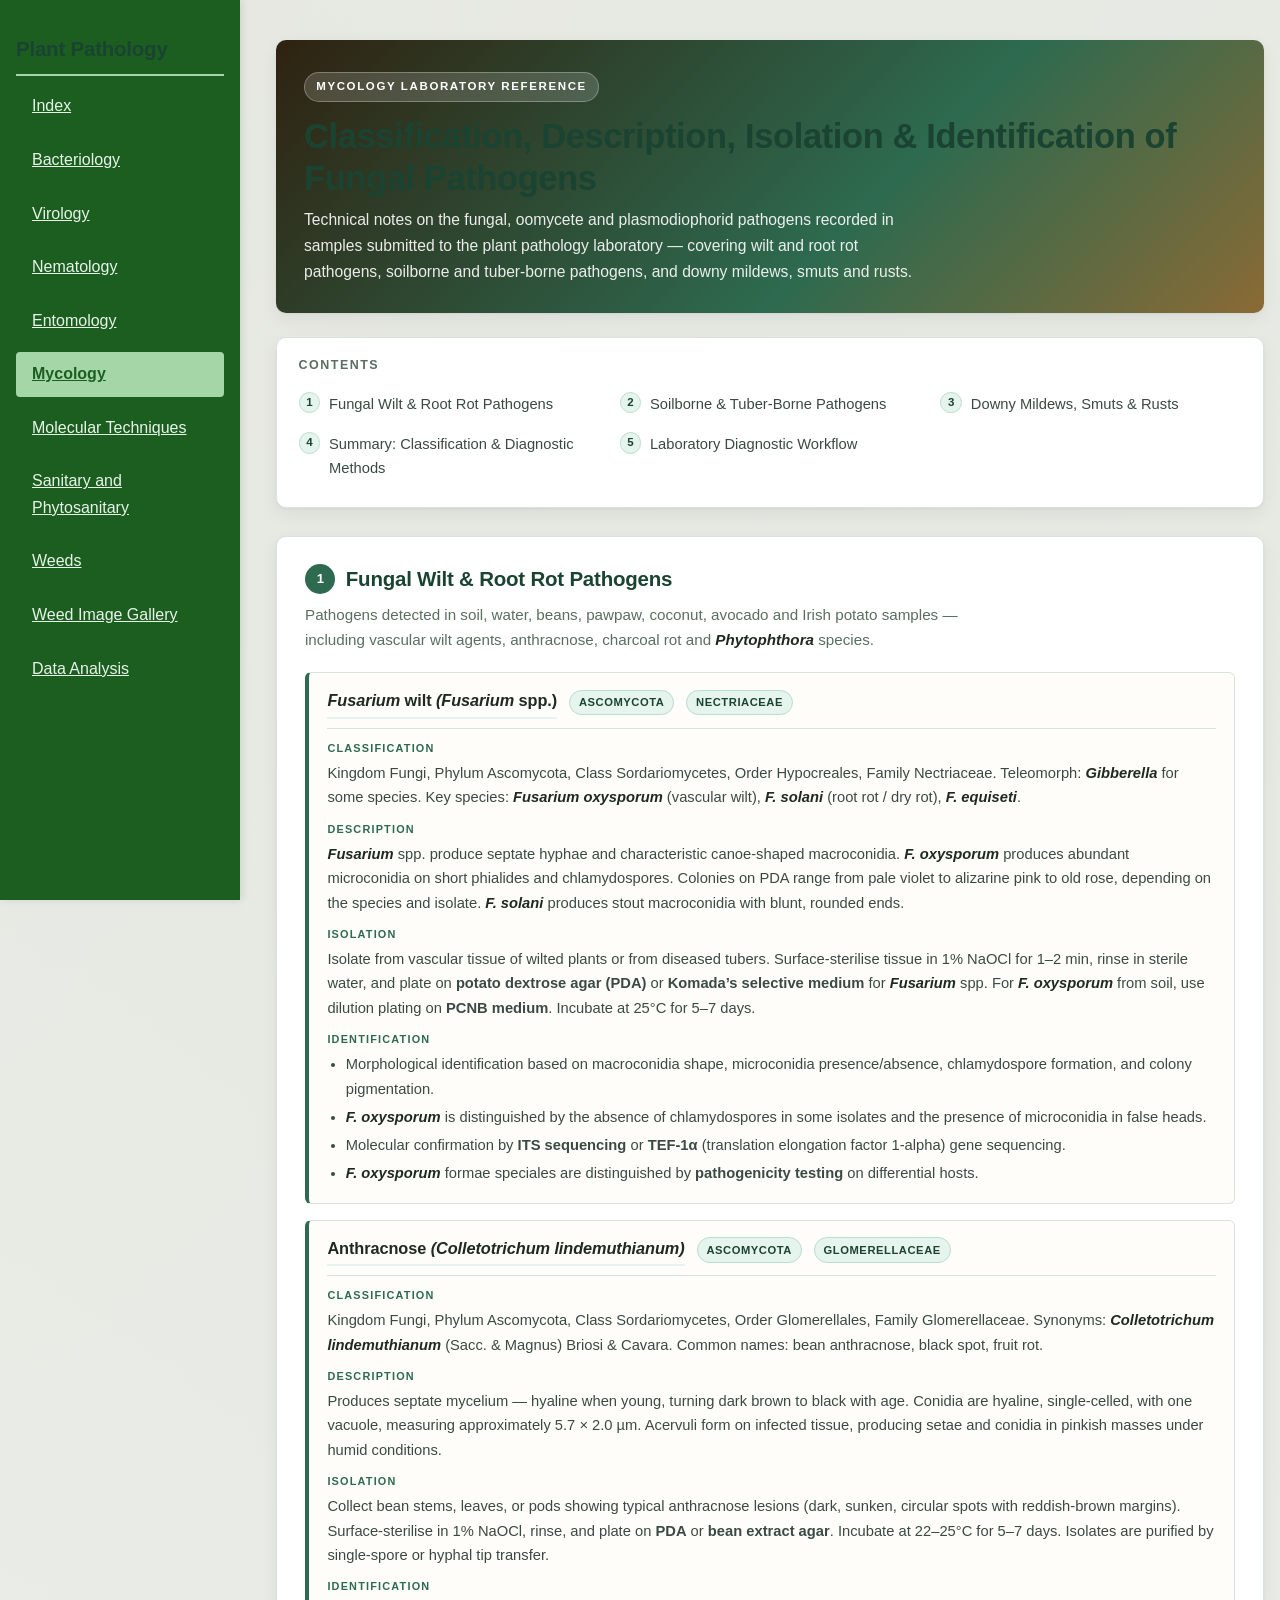
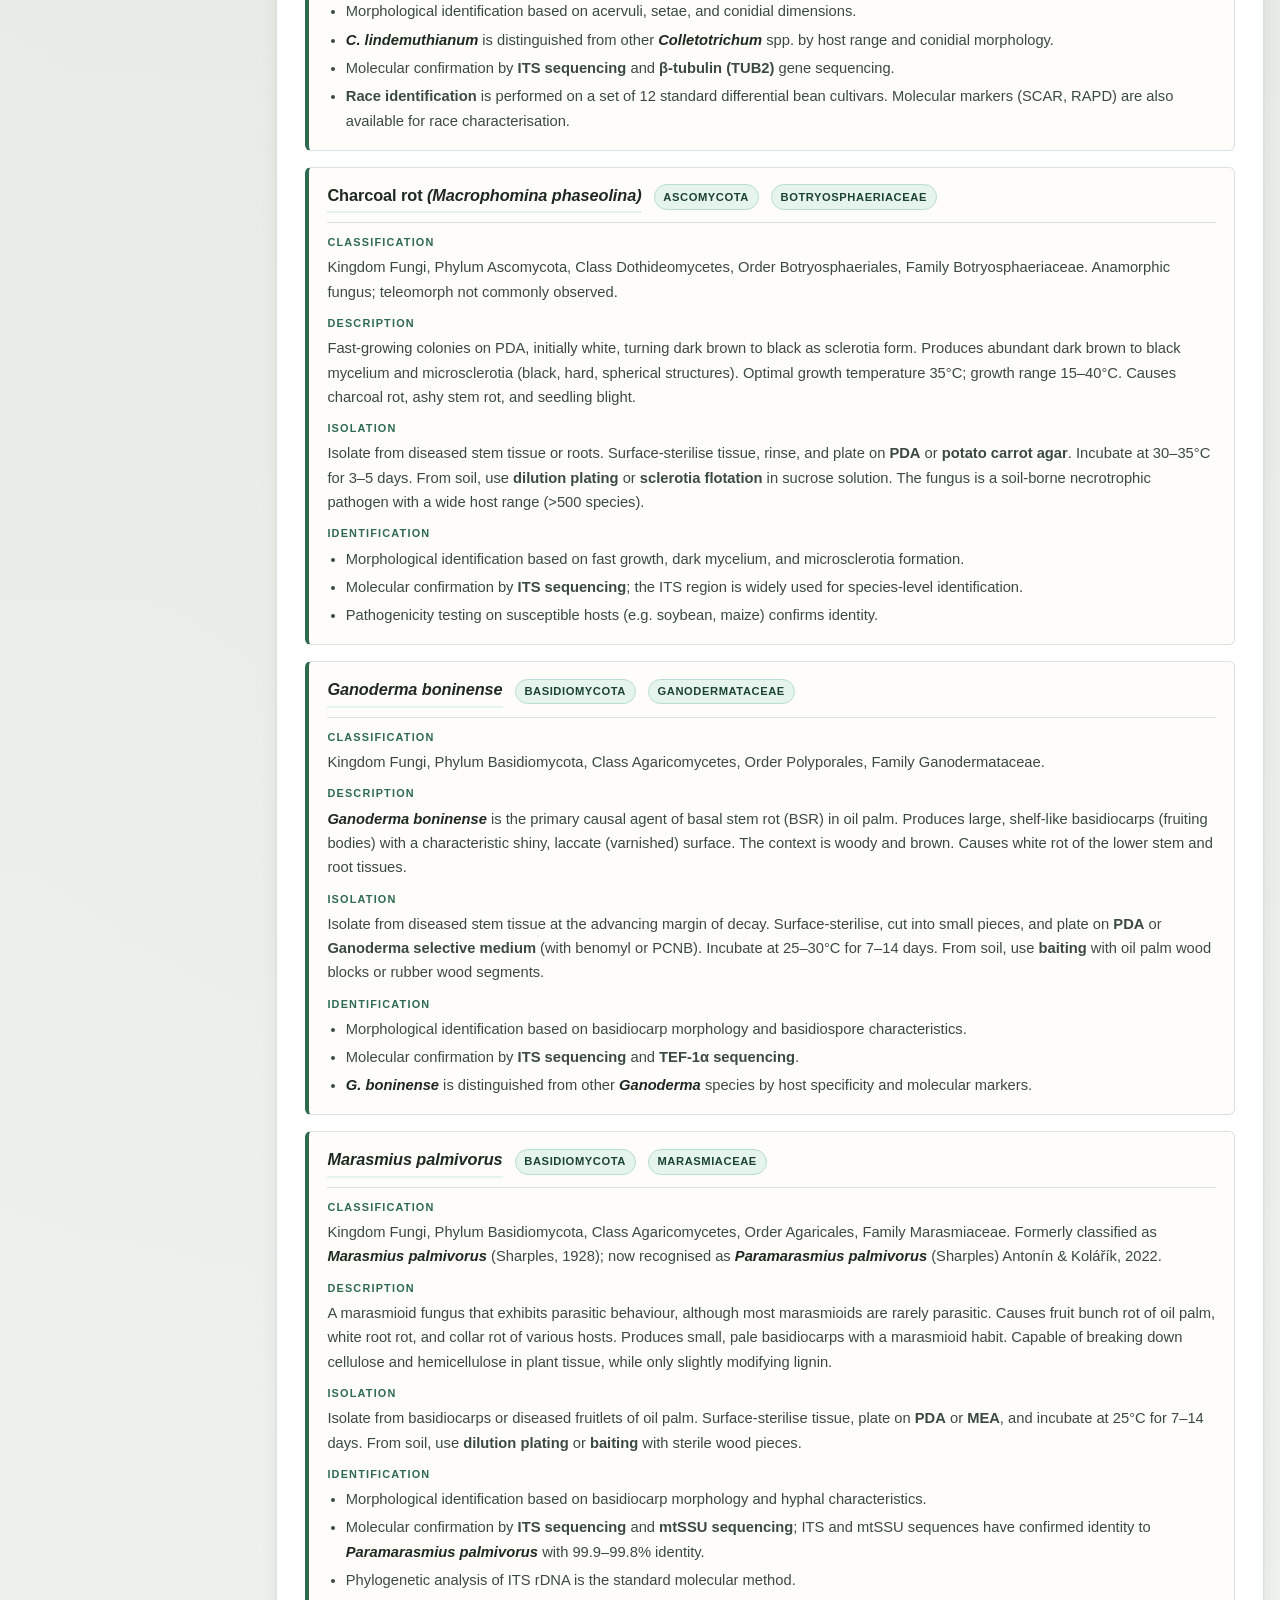
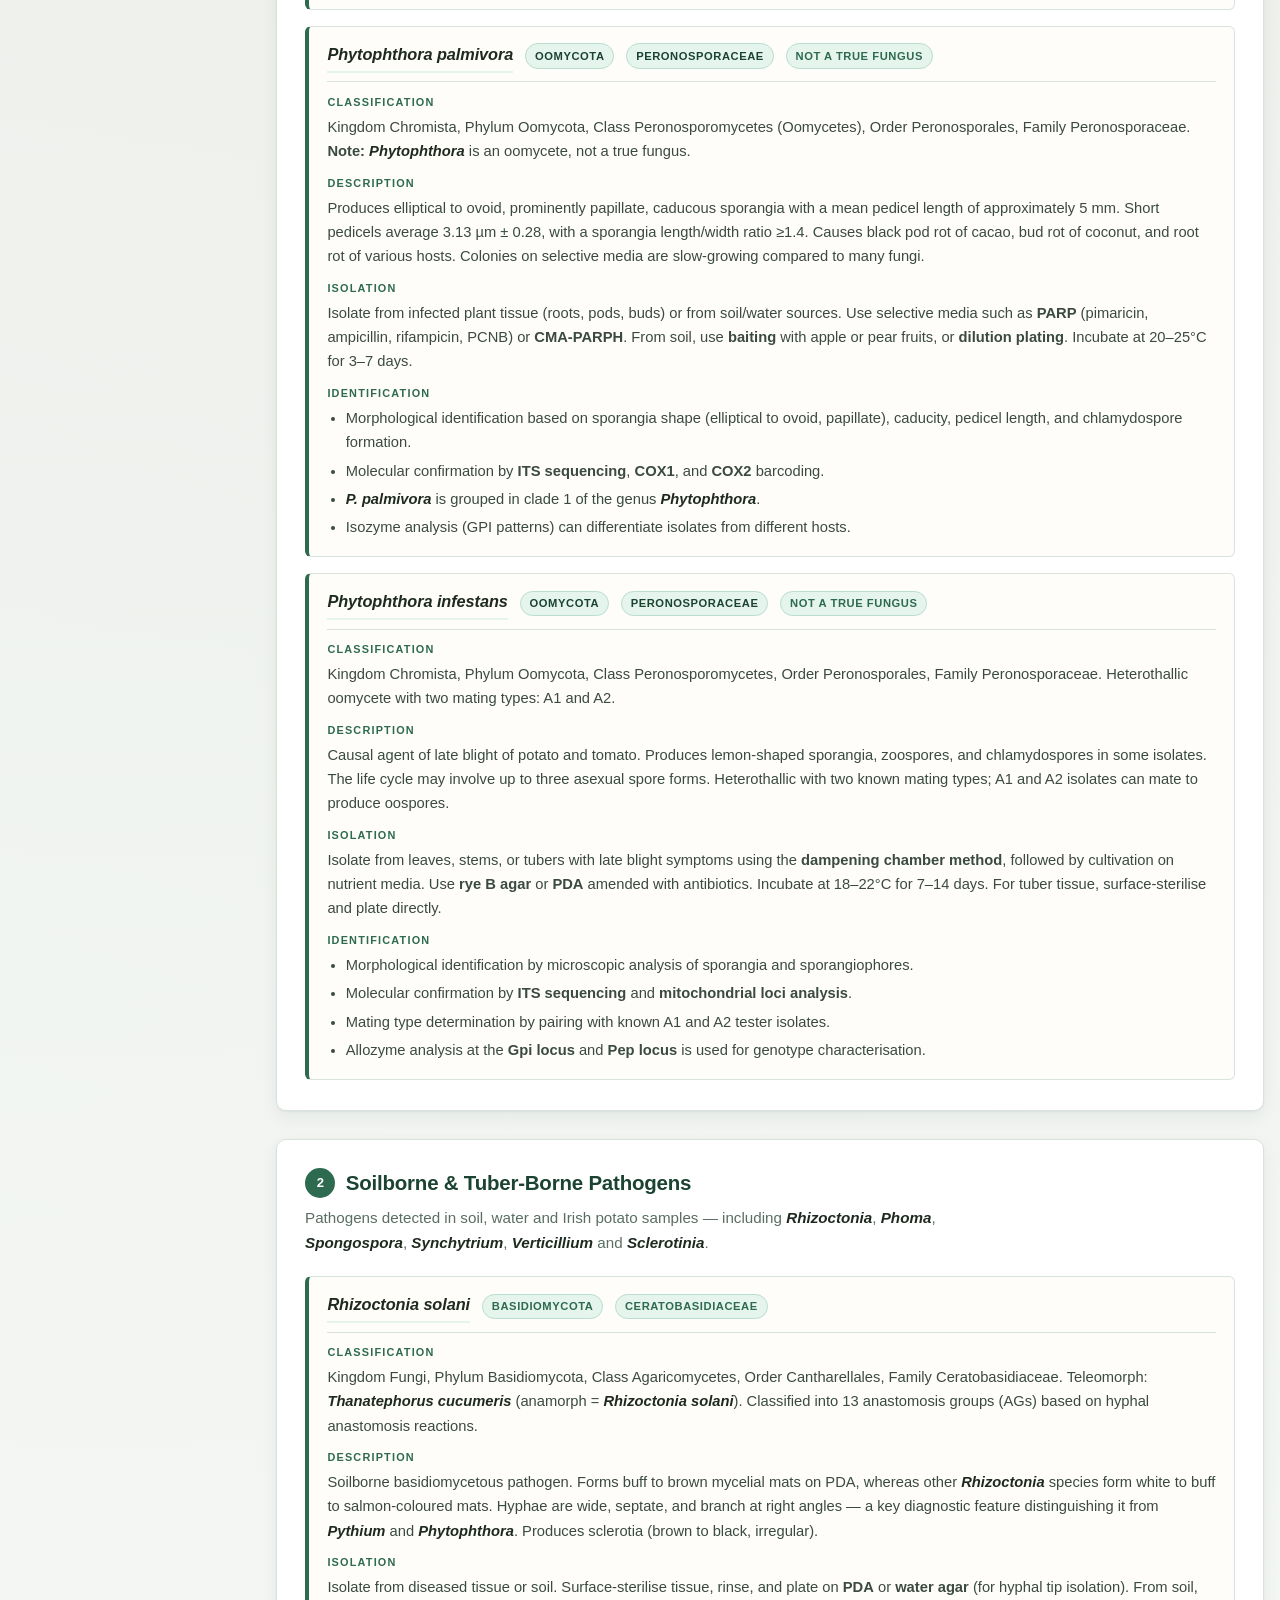
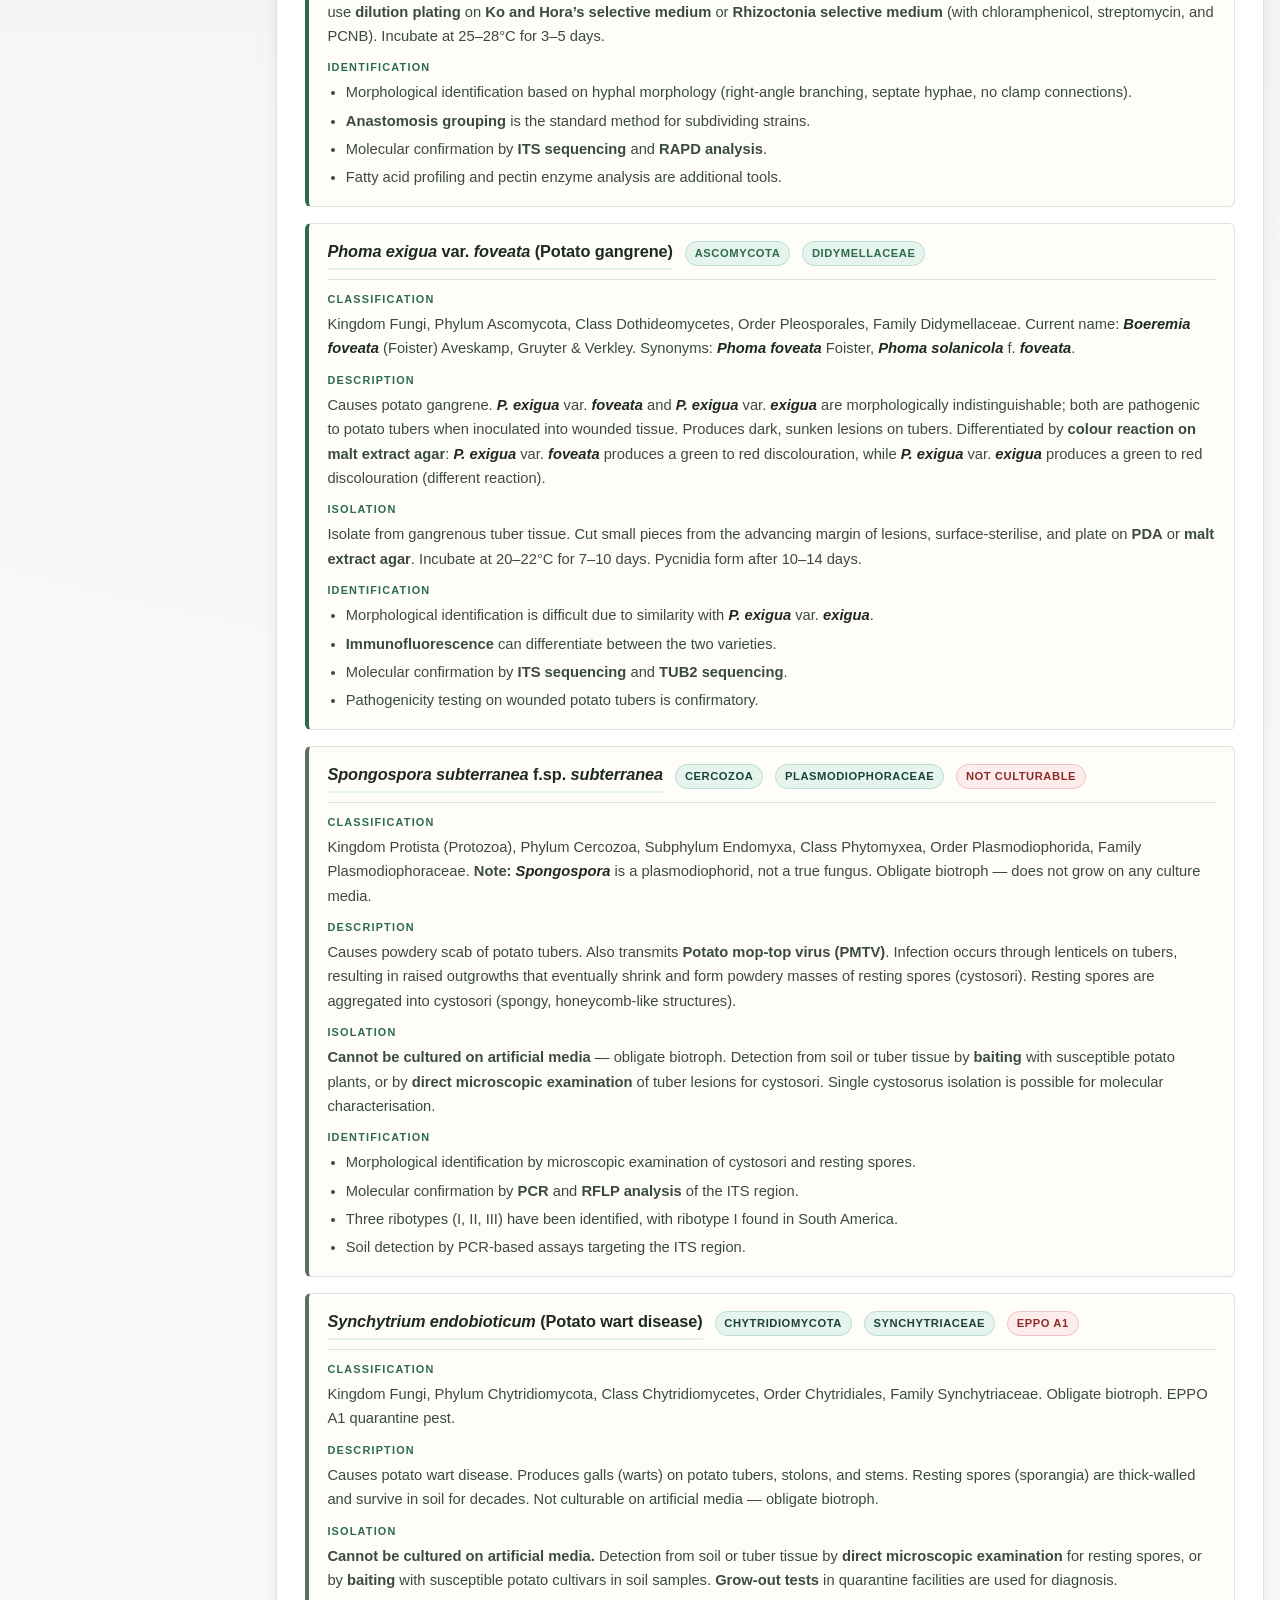
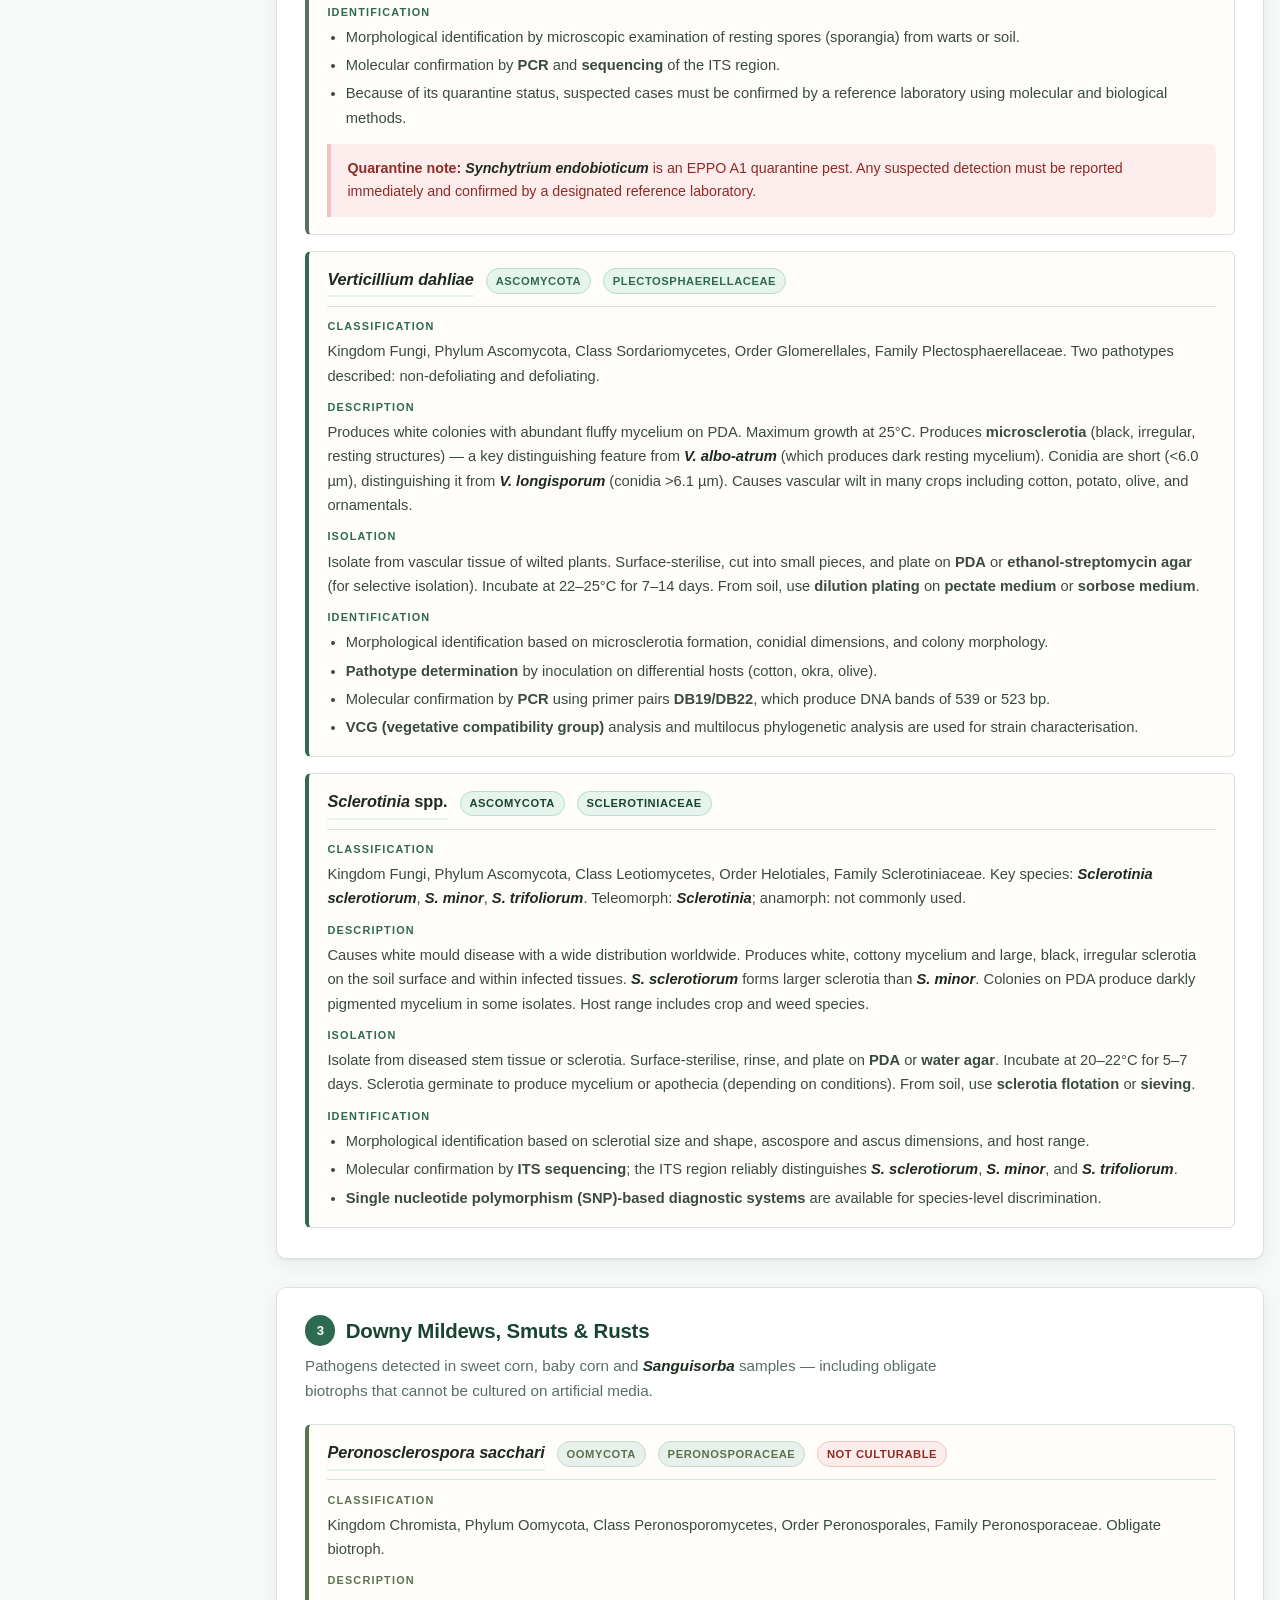
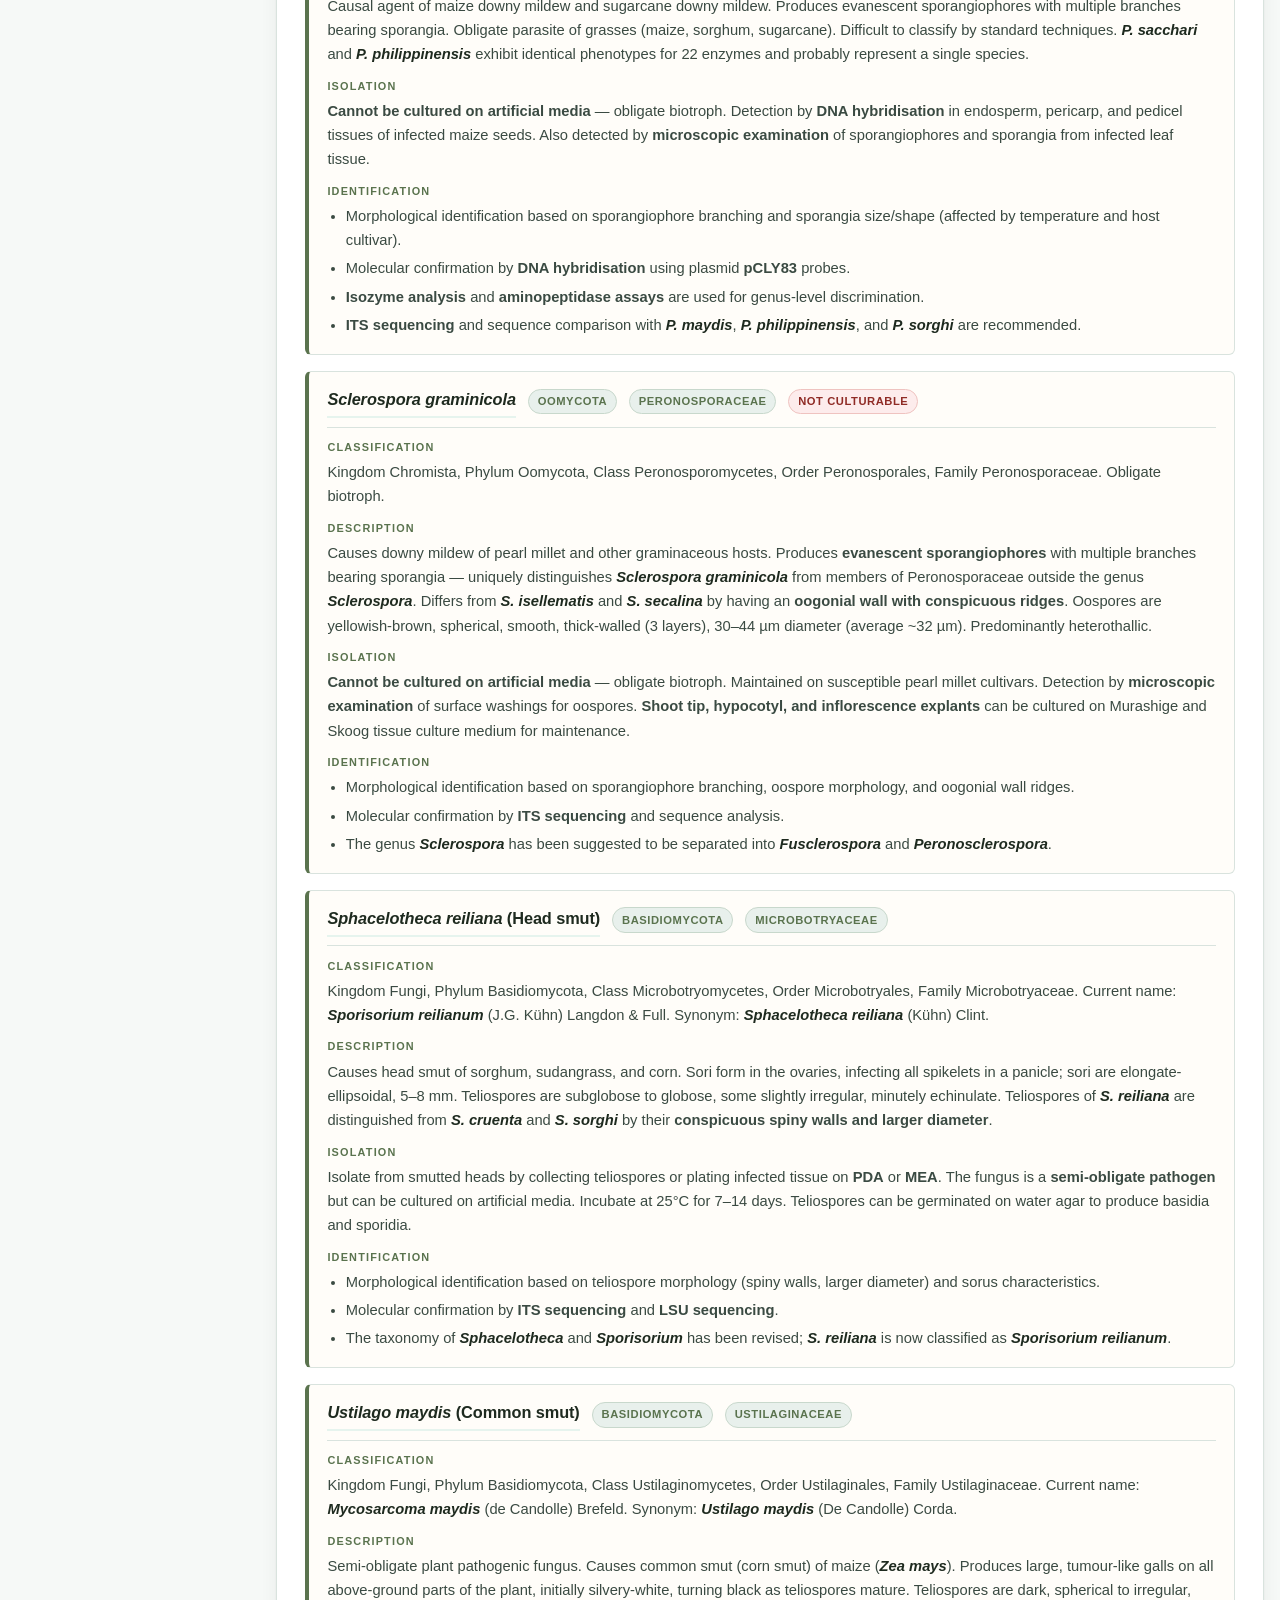
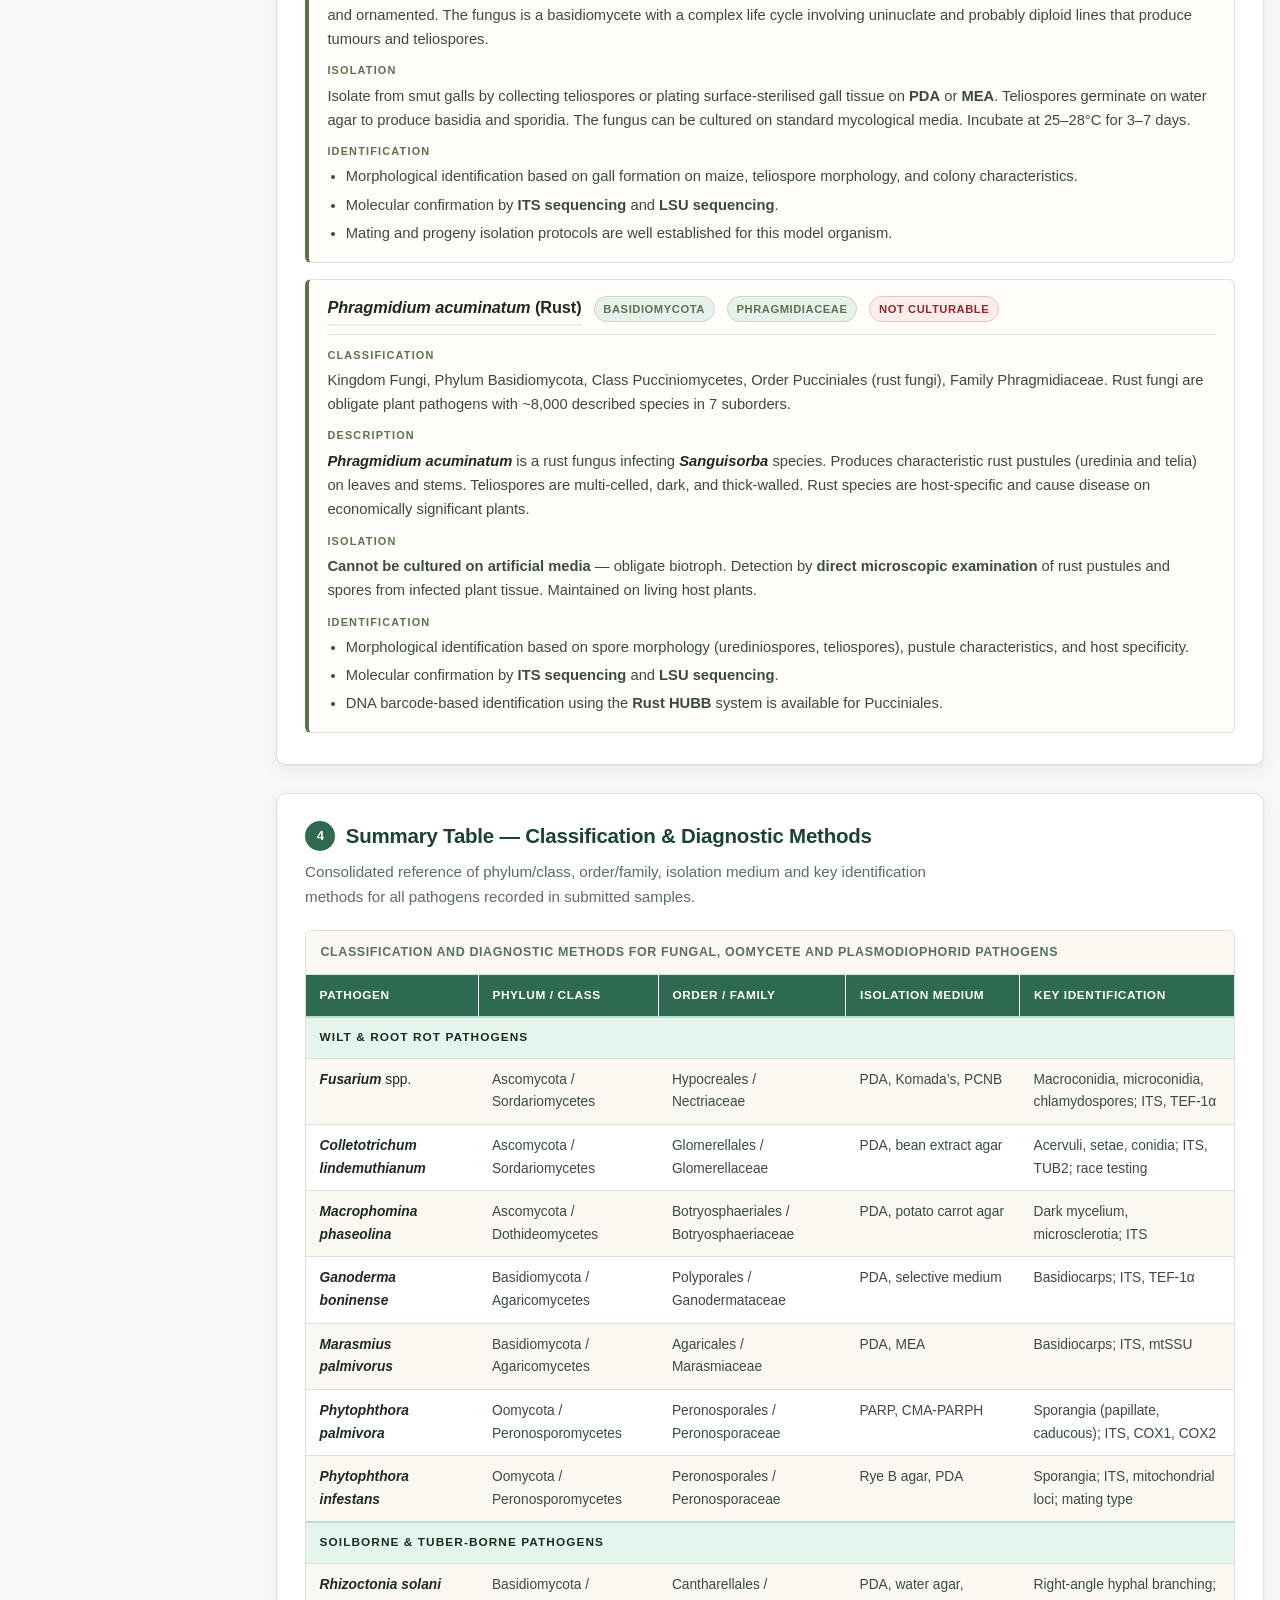
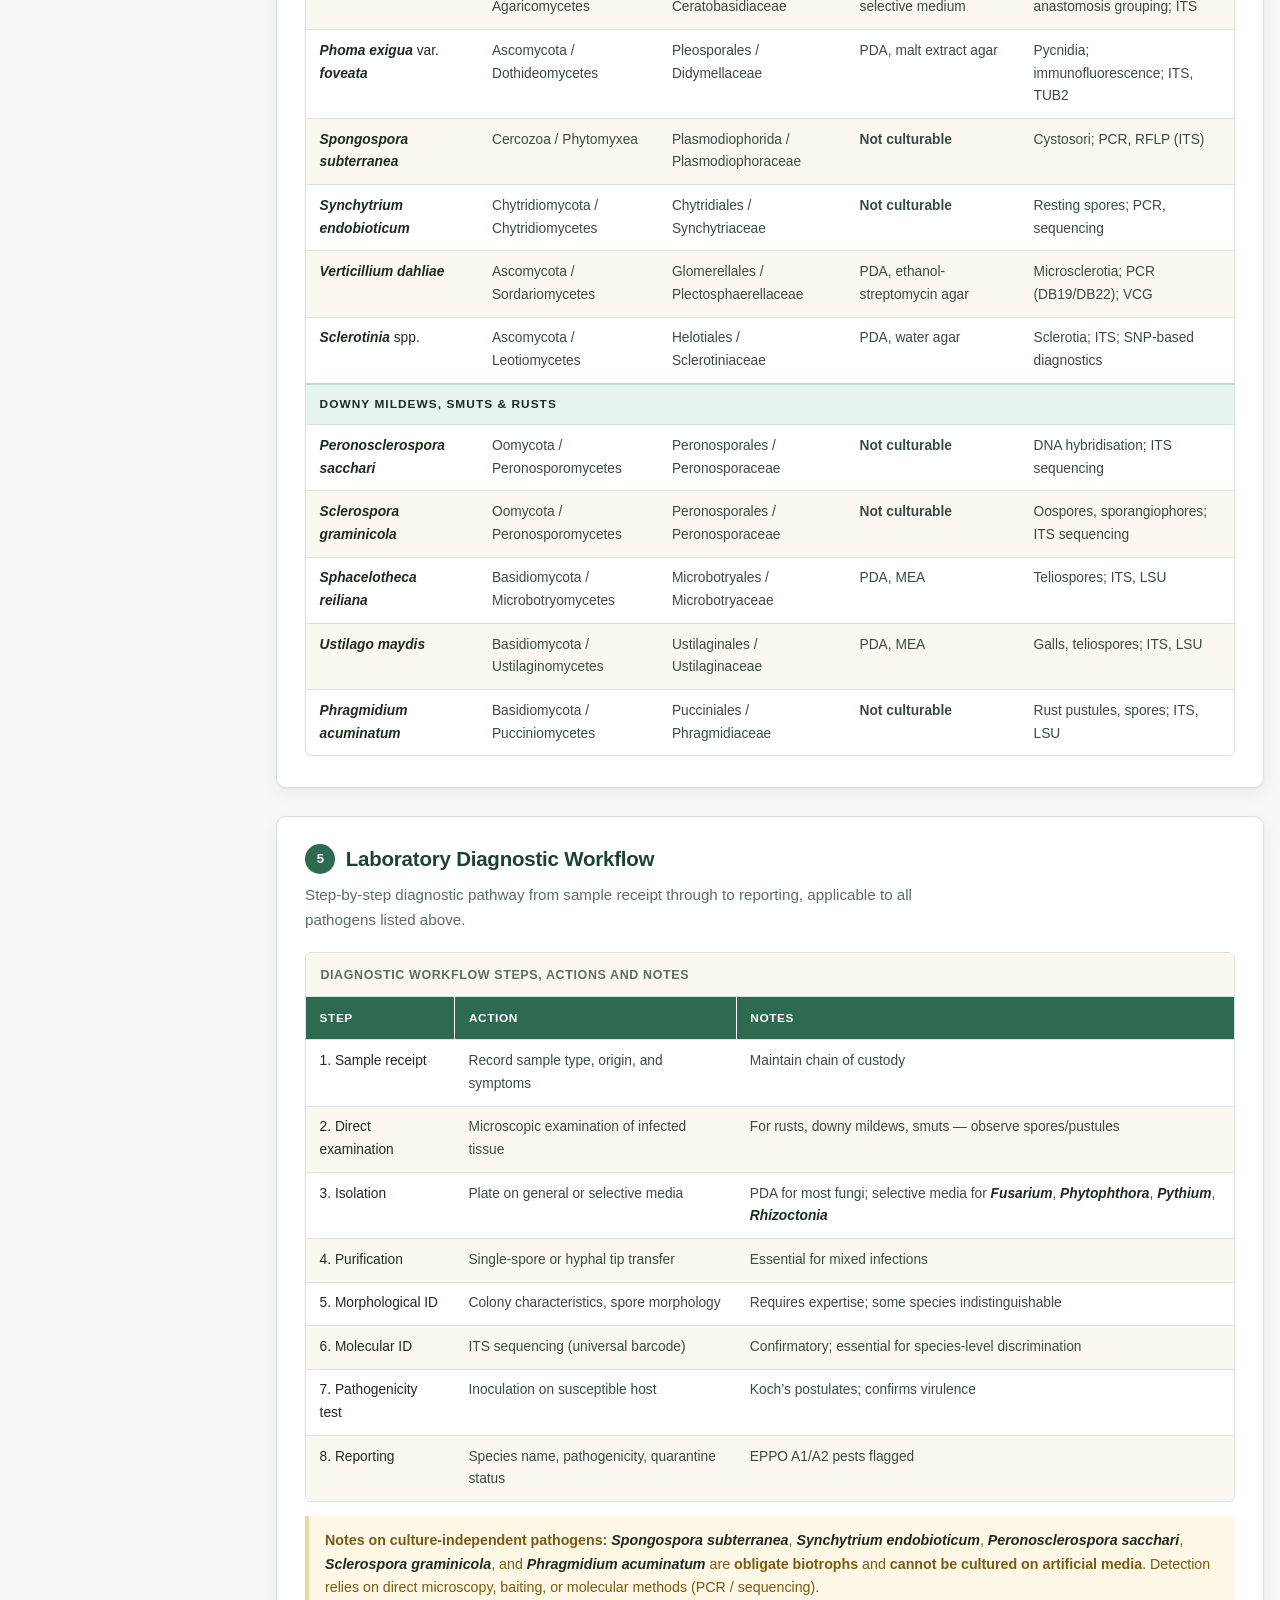
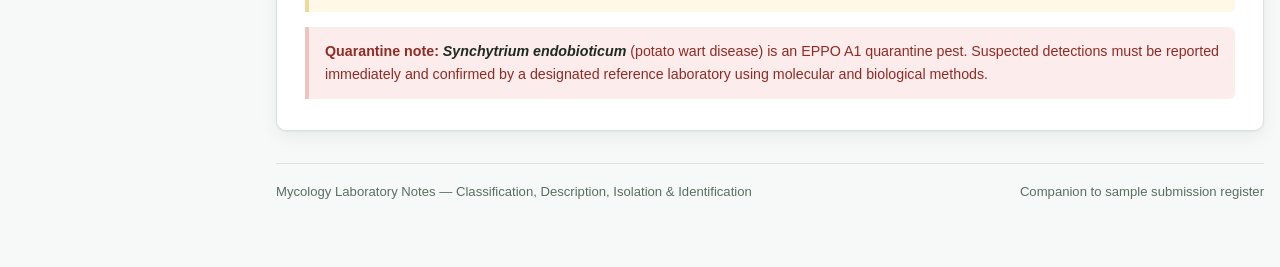
<file: mycology.html>
<!DOCTYPE html>
<html lang="en">
<head>
<meta charset="UTF-8">
<meta name="viewport" content="width=device-width, initial-scale=1.0">
<title>Mycology Notes — Classification, Description, Isolation &amp; Identification</title>
<link rel="stylesheet" href="style.css">
</head>
<body class="mycology">
<div class="wrap">

  <!-- ===================== MASTHEAD ===================== -->
  <header class="masthead">
    <span class="eyebrow">Mycology Laboratory Reference</span>
    <h1>Classification, Description, Isolation &amp; Identification of Fungal Pathogens</h1>
    <p>
      Technical notes on the fungal, oomycete and plasmodiophorid pathogens recorded in
      samples submitted to the plant pathology laboratory — covering wilt and root rot
      pathogens, soilborne and tuber-borne pathogens, and downy mildews, smuts and rusts.
    </p>
  </header>

  <!-- ===================== CONTENTS ===================== -->
  <nav class="toc" aria-label="Contents">
    <h2>Contents</h2>
    <ol>
      <li><a href="#wilt-root-rot">Fungal Wilt &amp; Root Rot Pathogens</a></li>
      <li><a href="#soilborne">Soilborne &amp; Tuber-Borne Pathogens</a></li>
      <li><a href="#downy-smuts">Downy Mildews, Smuts &amp; Rusts</a></li>
      <li><a href="#summary">Summary: Classification &amp; Diagnostic Methods</a></li>
      <li><a href="#workflow">Laboratory Diagnostic Workflow</a></li>
    </ol>
  </nav>

  <!-- ============================================================
       1. FUNGAL WILT & ROOT ROT PATHOGENS
       ============================================================ -->
  <section id="wilt-root-rot">
    <h2><span class="num">1</span> Fungal Wilt &amp; Root Rot Pathogens</h2>
    <p class="lede">
      Pathogens detected in soil, water, beans, pawpaw, coconut, avocado and Irish potato
      samples — including vascular wilt agents, anthracnose, charcoal rot and
      <em class="sci">Phytophthora</em> species.
    </p>

    <!-- ---------- Fusarium wilt ---------- -->
    <article class="pathogen" id="fusarium">
      <div class="pathogen__head">
        <h3><span class="sci">Fusarium</span> wilt <span class="sci">(Fusarium</span> spp.)</h3>
        <span class="tag">Ascomycota</span>
        <span class="tag">Nectriaceae</span>
      </div>

      <div class="block">
        <span class="block__label">Classification</span>
        <p>
          Kingdom Fungi, Phylum Ascomycota, Class Sordariomycetes, Order Hypocreales,
          Family Nectriaceae. Teleomorph: <em class="sci">Gibberella</em> for some species.
          Key species: <em class="sci">Fusarium oxysporum</em> (vascular wilt),
          <em class="sci">F. solani</em> (root rot / dry rot), <em class="sci">F. equiseti</em>.
        </p>
      </div>

      <div class="block">
        <span class="block__label">Description</span>
        <p>
          <em class="sci">Fusarium</em> spp. produce septate hyphae and characteristic
          canoe-shaped macroconidia. <em class="sci">F. oxysporum</em> produces abundant
          microconidia on short phialides and chlamydospores. Colonies on PDA range from pale
          violet to alizarine pink to old rose, depending on the species and isolate.
          <em class="sci">F. solani</em> produces stout macroconidia with blunt, rounded ends.
        </p>
      </div>

      <div class="block">
        <span class="block__label">Isolation</span>
        <p>
          Isolate from vascular tissue of wilted plants or from diseased tubers.
          Surface-sterilise tissue in 1% NaOCl for 1–2 min, rinse in sterile water, and plate on
          <strong>potato dextrose agar (PDA)</strong> or <strong>Komada’s selective medium</strong>
          for <em class="sci">Fusarium</em> spp. For <em class="sci">F. oxysporum</em> from soil,
          use dilution plating on <strong>PCNB medium</strong>. Incubate at 25°C for 5–7 days.
        </p>
      </div>

      <div class="block">
        <span class="block__label">Identification</span>
        <ul>
          <li>
            Morphological identification based on macroconidia shape, microconidia
            presence/absence, chlamydospore formation, and colony pigmentation.
          </li>
          <li>
            <em class="sci">F. oxysporum</em> is distinguished by the absence of chlamydospores in
            some isolates and the presence of microconidia in false heads.
          </li>
          <li>
            Molecular confirmation by <strong>ITS sequencing</strong> or
            <strong>TEF-1α</strong> (translation elongation factor 1-alpha) gene sequencing.
          </li>
          <li>
            <em class="sci">F. oxysporum</em> formae speciales are distinguished by
            <strong>pathogenicity testing</strong> on differential hosts.
          </li>
        </ul>
      </div>
    </article>

    <!-- ---------- Anthracnose ---------- -->
    <article class="pathogen" id="anthracnose">
      <div class="pathogen__head">
        <h3>Anthracnose <span class="sci">(Colletotrichum lindemuthianum)</span></h3>
        <span class="tag">Ascomycota</span>
        <span class="tag">Glomerellaceae</span>
      </div>

      <div class="block">
        <span class="block__label">Classification</span>
        <p>
          Kingdom Fungi, Phylum Ascomycota, Class Sordariomycetes, Order Glomerellales,
          Family Glomerellaceae. Synonyms: <em class="sci">Colletotrichum lindemuthianum</em>
          (Sacc. &amp; Magnus) Briosi &amp; Cavara. Common names: bean anthracnose, black spot,
          fruit rot.
        </p>
      </div>

      <div class="block">
        <span class="block__label">Description</span>
        <p>
          Produces septate mycelium — hyaline when young, turning dark brown to black with age.
          Conidia are hyaline, single-celled, with one vacuole, measuring approximately
          5.7 × 2.0 µm. Acervuli form on infected tissue, producing setae and conidia in pinkish
          masses under humid conditions.
        </p>
      </div>

      <div class="block">
        <span class="block__label">Isolation</span>
        <p>
          Collect bean stems, leaves, or pods showing typical anthracnose lesions (dark, sunken,
          circular spots with reddish-brown margins). Surface-sterilise in 1% NaOCl, rinse, and
          plate on <strong>PDA</strong> or <strong>bean extract agar</strong>. Incubate at
          22–25°C for 5–7 days. Isolates are purified by single-spore or hyphal tip transfer.
        </p>
      </div>

      <div class="block">
        <span class="block__label">Identification</span>
        <ul>
          <li>
            Morphological identification based on acervuli, setae, and conidial dimensions.
          </li>
          <li>
            <em class="sci">C. lindemuthianum</em> is distinguished from other
            <em class="sci">Colletotrichum</em> spp. by host range and conidial morphology.
          </li>
          <li>
            Molecular confirmation by <strong>ITS sequencing</strong> and
            <strong>β-tubulin (TUB2)</strong> gene sequencing.
          </li>
          <li>
            <strong>Race identification</strong> is performed on a set of 12 standard differential
            bean cultivars. Molecular markers (SCAR, RAPD) are also available for race
            characterisation.
          </li>
        </ul>
      </div>
    </article>

    <!-- ---------- Charcoal Rot ---------- -->
    <article class="pathogen" id="charcoal-rot">
      <div class="pathogen__head">
        <h3>Charcoal rot <span class="sci">(Macrophomina phaseolina)</span></h3>
        <span class="tag">Ascomycota</span>
        <span class="tag">Botryosphaeriaceae</span>
      </div>

      <div class="block">
        <span class="block__label">Classification</span>
        <p>
          Kingdom Fungi, Phylum Ascomycota, Class Dothideomycetes, Order Botryosphaeriales,
          Family Botryosphaeriaceae. Anamorphic fungus; teleomorph not commonly observed.
        </p>
      </div>

      <div class="block">
        <span class="block__label">Description</span>
        <p>
          Fast-growing colonies on PDA, initially white, turning dark brown to black as sclerotia
          form. Produces abundant dark brown to black mycelium and microsclerotia (black, hard,
          spherical structures). Optimal growth temperature 35°C; growth range 15–40°C. Causes
          charcoal rot, ashy stem rot, and seedling blight.
        </p>
      </div>

      <div class="block">
        <span class="block__label">Isolation</span>
        <p>
          Isolate from diseased stem tissue or roots. Surface-sterilise tissue, rinse, and plate on
          <strong>PDA</strong> or <strong>potato carrot agar</strong>. Incubate at 30–35°C for
          3–5 days. From soil, use <strong>dilution plating</strong> or <strong>sclerotia
          flotation</strong> in sucrose solution. The fungus is a soil-borne necrotrophic pathogen
          with a wide host range (&gt;500 species).
        </p>
      </div>

      <div class="block">
        <span class="block__label">Identification</span>
        <ul>
          <li>
            Morphological identification based on fast growth, dark mycelium, and microsclerotia
            formation.
          </li>
          <li>
            Molecular confirmation by <strong>ITS sequencing</strong>; the ITS region is widely used
            for species-level identification.
          </li>
          <li>
            Pathogenicity testing on susceptible hosts (e.g. soybean, maize) confirms identity.
          </li>
        </ul>
      </div>
    </article>

    <!-- ---------- Ganoderma boninense ---------- -->
    <article class="pathogen" id="ganoderma">
      <div class="pathogen__head">
        <h3><span class="sci">Ganoderma boninense</span></h3>
        <span class="tag">Basidiomycota</span>
        <span class="tag">Ganodermataceae</span>
      </div>

      <div class="block">
        <span class="block__label">Classification</span>
        <p>
          Kingdom Fungi, Phylum Basidiomycota, Class Agaricomycetes, Order Polyporales,
          Family Ganodermataceae.
        </p>
      </div>

      <div class="block">
        <span class="block__label">Description</span>
        <p>
          <em class="sci">Ganoderma boninense</em> is the primary causal agent of basal stem rot
          (BSR) in oil palm. Produces large, shelf-like basidiocarps (fruiting bodies) with a
          characteristic shiny, laccate (varnished) surface. The context is woody and brown.
          Causes white rot of the lower stem and root tissues.
        </p>
      </div>

      <div class="block">
        <span class="block__label">Isolation</span>
        <p>
          Isolate from diseased stem tissue at the advancing margin of decay. Surface-sterilise,
          cut into small pieces, and plate on <strong>PDA</strong> or <strong>Ganoderma selective
          medium</strong> (with benomyl or PCNB). Incubate at 25–30°C for 7–14 days. From soil,
          use <strong>baiting</strong> with oil palm wood blocks or rubber wood segments.
        </p>
      </div>

      <div class="block">
        <span class="block__label">Identification</span>
        <ul>
          <li>
            Morphological identification based on basidiocarp morphology and basidiospore
            characteristics.
          </li>
          <li>
            Molecular confirmation by <strong>ITS sequencing</strong> and
            <strong>TEF-1α sequencing</strong>.
          </li>
          <li>
            <em class="sci">G. boninense</em> is distinguished from other
            <em class="sci">Ganoderma</em> species by host specificity and molecular markers.
          </li>
        </ul>
      </div>
    </article>

    <!-- ---------- Marasmius palmivorus ---------- -->
    <article class="pathogen" id="marasmius">
      <div class="pathogen__head">
        <h3><span class="sci">Marasmius palmivorus</span></h3>
        <span class="tag">Basidiomycota</span>
        <span class="tag">Marasmiaceae</span>
      </div>

      <div class="block">
        <span class="block__label">Classification</span>
        <p>
          Kingdom Fungi, Phylum Basidiomycota, Class Agaricomycetes, Order Agaricales,
          Family Marasmiaceae. Formerly classified as <em class="sci">Marasmius palmivorus</em>
          (Sharples, 1928); now recognised as <em class="sci">Paramarasmius palmivorus</em>
          (Sharples) Antonín &amp; Kolářík, 2022.
        </p>
      </div>

      <div class="block">
        <span class="block__label">Description</span>
        <p>
          A marasmioid fungus that exhibits parasitic behaviour, although most marasmioids are
          rarely parasitic. Causes fruit bunch rot of oil palm, white root rot, and collar rot of
          various hosts. Produces small, pale basidiocarps with a marasmioid habit. Capable of
          breaking down cellulose and hemicellulose in plant tissue, while only slightly modifying
          lignin.
        </p>
      </div>

      <div class="block">
        <span class="block__label">Isolation</span>
        <p>
          Isolate from basidiocarps or diseased fruitlets of oil palm. Surface-sterilise tissue,
          plate on <strong>PDA</strong> or <strong>MEA</strong>, and incubate at 25°C for
          7–14 days. From soil, use <strong>dilution plating</strong> or <strong>baiting</strong>
          with sterile wood pieces.
        </p>
      </div>

      <div class="block">
        <span class="block__label">Identification</span>
        <ul>
          <li>
            Morphological identification based on basidiocarp morphology and hyphal
            characteristics.
          </li>
          <li>
            Molecular confirmation by <strong>ITS sequencing</strong> and
            <strong>mtSSU sequencing</strong>; ITS and mtSSU sequences have confirmed identity to
            <em class="sci">Paramarasmius palmivorus</em> with 99.9–99.8% identity.
          </li>
          <li>
            Phylogenetic analysis of ITS rDNA is the standard molecular method.
          </li>
        </ul>
      </div>
    </article>

    <!-- ---------- Phytophthora palmivora ---------- -->
    <article class="pathogen" id="p-palmivora">
      <div class="pathogen__head">
        <h3><span class="sci">Phytophthora palmivora</span></h3>
        <span class="tag">Oomycota</span>
        <span class="tag">Peronosporaceae</span>
        <span class="tag tag--moss">Not a true fungus</span>
      </div>

      <div class="block">
        <span class="block__label">Classification</span>
        <p>
          Kingdom Chromista, Phylum Oomycota, Class Peronosporomycetes (Oomycetes), Order
          Peronosporales, Family Peronosporaceae. <strong>Note:</strong>
          <em class="sci">Phytophthora</em> is an oomycete, not a true fungus.
        </p>
      </div>

      <div class="block">
        <span class="block__label">Description</span>
        <p>
          Produces elliptical to ovoid, prominently papillate, caducous sporangia with a mean
          pedicel length of approximately 5 mm. Short pedicels average 3.13 µm ± 0.28, with a
          sporangia length/width ratio ≥1.4. Causes black pod rot of cacao, bud rot of coconut,
          and root rot of various hosts. Colonies on selective media are slow-growing compared to
          many fungi.
        </p>
      </div>

      <div class="block">
        <span class="block__label">Isolation</span>
        <p>
          Isolate from infected plant tissue (roots, pods, buds) or from soil/water sources. Use
          selective media such as <strong>PARP</strong> (pimaricin, ampicillin, rifampicin, PCNB)
          or <strong>CMA-PARPH</strong>. From soil, use <strong>baiting</strong> with apple or pear
          fruits, or <strong>dilution plating</strong>. Incubate at 20–25°C for 3–7 days.
        </p>
      </div>

      <div class="block">
        <span class="block__label">Identification</span>
        <ul>
          <li>
            Morphological identification based on sporangia shape (elliptical to ovoid,
            papillate), caducity, pedicel length, and chlamydospore formation.
          </li>
          <li>
            Molecular confirmation by <strong>ITS sequencing</strong>, <strong>COX1</strong>, and
            <strong>COX2</strong> barcoding.
          </li>
          <li>
            <em class="sci">P. palmivora</em> is grouped in clade 1 of the genus
            <em class="sci">Phytophthora</em>.
          </li>
          <li>
            Isozyme analysis (GPI patterns) can differentiate isolates from different hosts.
          </li>
        </ul>
      </div>
    </article>

    <!-- ---------- Phytophthora infestans ---------- -->
    <article class="pathogen" id="p-infestans">
      <div class="pathogen__head">
        <h3><span class="sci">Phytophthora infestans</span></h3>
        <span class="tag">Oomycota</span>
        <span class="tag">Peronosporaceae</span>
        <span class="tag tag--moss">Not a true fungus</span>
      </div>

      <div class="block">
        <span class="block__label">Classification</span>
        <p>
          Kingdom Chromista, Phylum Oomycota, Class Peronosporomycetes, Order Peronosporales,
          Family Peronosporaceae. Heterothallic oomycete with two mating types: A1 and A2.
        </p>
      </div>

      <div class="block">
        <span class="block__label">Description</span>
        <p>
          Causal agent of late blight of potato and tomato. Produces lemon-shaped sporangia,
          zoospores, and chlamydospores in some isolates. The life cycle may involve up to three
          asexual spore forms. Heterothallic with two known mating types; A1 and A2 isolates can
          mate to produce oospores.
        </p>
      </div>

      <div class="block">
        <span class="block__label">Isolation</span>
        <p>
          Isolate from leaves, stems, or tubers with late blight symptoms using the
          <strong>dampening chamber method</strong>, followed by cultivation on nutrient media.
          Use <strong>rye B agar</strong> or <strong>PDA</strong> amended with antibiotics.
          Incubate at 18–22°C for 7–14 days. For tuber tissue, surface-sterilise and plate
          directly.
        </p>
      </div>

      <div class="block">
        <span class="block__label">Identification</span>
        <ul>
          <li>
            Morphological identification by microscopic analysis of sporangia and
            sporangiophores.
          </li>
          <li>
            Molecular confirmation by <strong>ITS sequencing</strong> and
            <strong>mitochondrial loci analysis</strong>.
          </li>
          <li>
            Mating type determination by pairing with known A1 and A2 tester isolates.
          </li>
          <li>
            Allozyme analysis at the <strong>Gpi locus</strong> and <strong>Pep locus</strong>
            is used for genotype characterisation.
          </li>
        </ul>
      </div>
    </article>
  </section>

  <!-- ============================================================
       2. SOILBORNE & TUBER-BORNE PATHOGENS
       ============================================================ -->
  <section id="soilborne">
    <h2><span class="num">2</span> Soilborne &amp; Tuber-Borne Pathogens</h2>
    <p class="lede">
      Pathogens detected in soil, water and Irish potato samples — including
      <em class="sci">Rhizoctonia</em>, <em class="sci">Phoma</em>,
      <em class="sci">Spongospora</em>, <em class="sci">Synchytrium</em>,
      <em class="sci">Verticillium</em> and <em class="sci">Sclerotinia</em>.
    </p>

    <!-- ---------- Rhizoctonia solani ---------- -->
    <article class="pathogen pathogen--moss" id="rhizoctonia">
      <div class="pathogen__head">
        <h3><span class="sci">Rhizoctonia solani</span></h3>
        <span class="tag tag--moss">Basidiomycota</span>
        <span class="tag tag--moss">Ceratobasidiaceae</span>
      </div>

      <div class="block">
        <span class="block__label">Classification</span>
        <p>
          Kingdom Fungi, Phylum Basidiomycota, Class Agaricomycetes, Order Cantharellales,
          Family Ceratobasidiaceae. Teleomorph: <em class="sci">Thanatephorus cucumeris</em>
          (anamorph = <em class="sci">Rhizoctonia solani</em>). Classified into 13 anastomosis
          groups (AGs) based on hyphal anastomosis reactions.
        </p>
      </div>

      <div class="block">
        <span class="block__label">Description</span>
        <p>
          Soilborne basidiomycetous pathogen. Forms buff to brown mycelial mats on PDA, whereas
          other <em class="sci">Rhizoctonia</em> species form white to buff to salmon-coloured
          mats. Hyphae are wide, septate, and branch at right angles — a key diagnostic feature
          distinguishing it from <em class="sci">Pythium</em> and
          <em class="sci">Phytophthora</em>. Produces sclerotia (brown to black, irregular).
        </p>
      </div>

      <div class="block">
        <span class="block__label">Isolation</span>
        <p>
          Isolate from diseased tissue or soil. Surface-sterilise tissue, rinse, and plate on
          <strong>PDA</strong> or <strong>water agar</strong> (for hyphal tip isolation). From
          soil, use <strong>dilution plating</strong> on <strong>Ko and Hora’s selective
          medium</strong> or <strong>Rhizoctonia selective medium</strong> (with chloramphenicol,
          streptomycin, and PCNB). Incubate at 25–28°C for 3–5 days.
        </p>
      </div>

      <div class="block">
        <span class="block__label">Identification</span>
        <ul>
          <li>
            Morphological identification based on hyphal morphology (right-angle branching,
            septate hyphae, no clamp connections).
          </li>
          <li>
            <strong>Anastomosis grouping</strong> is the standard method for subdividing strains.
          </li>
          <li>
            Molecular confirmation by <strong>ITS sequencing</strong> and
            <strong>RAPD analysis</strong>.
          </li>
          <li>
            Fatty acid profiling and pectin enzyme analysis are additional tools.
          </li>
        </ul>
      </div>
    </article>

    <!-- ---------- Phoma exigua var. foveata ---------- -->
    <article class="pathogen pathogen--moss" id="phoma">
      <div class="pathogen__head">
        <h3><span class="sci">Phoma exigua</span> var. <span class="sci">foveata</span> (Potato gangrene)</h3>
        <span class="tag tag--moss">Ascomycota</span>
        <span class="tag tag--moss">Didymellaceae</span>
      </div>

      <div class="block">
        <span class="block__label">Classification</span>
        <p>
          Kingdom Fungi, Phylum Ascomycota, Class Dothideomycetes, Order Pleosporales,
          Family Didymellaceae. Current name: <em class="sci">Boeremia foveata</em> (Foister)
          Aveskamp, Gruyter &amp; Verkley. Synonyms: <em class="sci">Phoma foveata</em> Foister,
          <em class="sci">Phoma solanicola</em> f. <em class="sci">foveata</em>.
        </p>
      </div>

      <div class="block">
        <span class="block__label">Description</span>
        <p>
          Causes potato gangrene. <em class="sci">P. exigua</em> var. <em class="sci">foveata</em>
          and <em class="sci">P. exigua</em> var. <em class="sci">exigua</em> are morphologically
          indistinguishable; both are pathogenic to potato tubers when inoculated into wounded
          tissue. Produces dark, sunken lesions on tubers. Differentiated by
          <strong>colour reaction on malt extract agar</strong>:
          <em class="sci">P. exigua</em> var. <em class="sci">foveata</em> produces a green to red
          discolouration, while <em class="sci">P. exigua</em> var. <em class="sci">exigua</em>
          produces a green to red discolouration (different reaction).
        </p>
      </div>

      <div class="block">
        <span class="block__label">Isolation</span>
        <p>
          Isolate from gangrenous tuber tissue. Cut small pieces from the advancing margin of
          lesions, surface-sterilise, and plate on <strong>PDA</strong> or <strong>malt extract
          agar</strong>. Incubate at 20–22°C for 7–10 days. Pycnidia form after 10–14 days.
        </p>
      </div>

      <div class="block">
        <span class="block__label">Identification</span>
        <ul>
          <li>
            Morphological identification is difficult due to similarity with
            <em class="sci">P. exigua</em> var. <em class="sci">exigua</em>.
          </li>
          <li>
            <strong>Immunofluorescence</strong> can differentiate between the two varieties.
          </li>
          <li>
            Molecular confirmation by <strong>ITS sequencing</strong> and
            <strong>TUB2 sequencing</strong>.
          </li>
          <li>
            Pathogenicity testing on wounded potato tubers is confirmatory.
          </li>
        </ul>
      </div>
    </article>

    <!-- ---------- Spongospora subterranea ---------- -->
    <article class="pathogen pathogen--muted" id="spongospora">
      <div class="pathogen__head">
        <h3><span class="sci">Spongospora subterranea</span> f.sp. <span class="sci">subterranea</span></h3>
        <span class="tag">Cercozoa</span>
        <span class="tag">Plasmodiophoraceae</span>
        <span class="tag tag--quarantine">Not culturable</span>
      </div>

      <div class="block">
        <span class="block__label">Classification</span>
        <p>
          Kingdom Protista (Protozoa), Phylum Cercozoa, Subphylum Endomyxa, Class Phytomyxea,
          Order Plasmodiophorida, Family Plasmodiophoraceae. <strong>Note:</strong>
          <em class="sci">Spongospora</em> is a plasmodiophorid, not a true fungus. Obligate
          biotroph — does not grow on any culture media.
        </p>
      </div>

      <div class="block">
        <span class="block__label">Description</span>
        <p>
          Causes powdery scab of potato tubers. Also transmits <strong>Potato mop-top virus
          (PMTV)</strong>. Infection occurs through lenticels on tubers, resulting in raised
          outgrowths that eventually shrink and form powdery masses of resting spores (cystosori).
          Resting spores are aggregated into cystosori (spongy, honeycomb-like structures).
        </p>
      </div>

      <div class="block">
        <span class="block__label">Isolation</span>
        <p>
          <strong>Cannot be cultured on artificial media</strong> — obligate biotroph. Detection
          from soil or tuber tissue by <strong>baiting</strong> with susceptible potato plants, or
          by <strong>direct microscopic examination</strong> of tuber lesions for cystosori.
          Single cystosorus isolation is possible for molecular characterisation.
        </p>
      </div>

      <div class="block">
        <span class="block__label">Identification</span>
        <ul>
          <li>
            Morphological identification by microscopic examination of cystosori and resting
            spores.
          </li>
          <li>
            Molecular confirmation by <strong>PCR</strong> and <strong>RFLP analysis</strong> of
            the ITS region.
          </li>
          <li>
            Three ribotypes (I, II, III) have been identified, with ribotype I found in South
            America.
          </li>
          <li>
            Soil detection by PCR-based assays targeting the ITS region.
          </li>
        </ul>
      </div>
    </article>

    <!-- ---------- Synchytrium endobioticum ---------- -->
    <article class="pathogen pathogen--muted" id="synchytrium">
      <div class="pathogen__head">
        <h3><span class="sci">Synchytrium endobioticum</span> (Potato wart disease)</h3>
        <span class="tag">Chytridiomycota</span>
        <span class="tag">Synchytriaceae</span>
        <span class="tag tag--quarantine">EPPO A1</span>
      </div>

      <div class="block">
        <span class="block__label">Classification</span>
        <p>
          Kingdom Fungi, Phylum Chytridiomycota, Class Chytridiomycetes, Order Chytridiales,
          Family Synchytriaceae. Obligate biotroph. EPPO A1 quarantine pest.
        </p>
      </div>

      <div class="block">
        <span class="block__label">Description</span>
        <p>
          Causes potato wart disease. Produces galls (warts) on potato tubers, stolons, and stems.
          Resting spores (sporangia) are thick-walled and survive in soil for decades. Not
          culturable on artificial media — obligate biotroph.
        </p>
      </div>

      <div class="block">
        <span class="block__label">Isolation</span>
        <p>
          <strong>Cannot be cultured on artificial media.</strong> Detection from soil or tuber
          tissue by <strong>direct microscopic examination</strong> for resting spores, or by
          <strong>baiting</strong> with susceptible potato cultivars in soil samples.
          <strong>Grow-out tests</strong> in quarantine facilities are used for diagnosis.
        </p>
      </div>

      <div class="block">
        <span class="block__label">Identification</span>
        <ul>
          <li>
            Morphological identification by microscopic examination of resting spores (sporangia)
            from warts or soil.
          </li>
          <li>
            Molecular confirmation by <strong>PCR</strong> and <strong>sequencing</strong> of the
            ITS region.
          </li>
          <li>
            Because of its quarantine status, suspected cases must be confirmed by a reference
            laboratory using molecular and biological methods.
          </li>
        </ul>
      </div>

      <div class="callout callout--danger">
        <strong>Quarantine note:</strong> <em class="sci">Synchytrium endobioticum</em> is an
        EPPO A1 quarantine pest. Any suspected detection must be reported immediately and
        confirmed by a designated reference laboratory.
      </div>
    </article>

    <!-- ---------- Verticillium dahliae ---------- -->
    <article class="pathogen pathogen--moss" id="verticillium">
      <div class="pathogen__head">
        <h3><span class="sci">Verticillium dahliae</span></h3>
        <span class="tag tag--moss">Ascomycota</span>
        <span class="tag tag--moss">Plectosphaerellaceae</span>
      </div>

      <div class="block">
        <span class="block__label">Classification</span>
        <p>
          Kingdom Fungi, Phylum Ascomycota, Class Sordariomycetes, Order Glomerellales,
          Family Plectosphaerellaceae. Two pathotypes described: non-defoliating and defoliating.
        </p>
      </div>

      <div class="block">
        <span class="block__label">Description</span>
        <p>
          Produces white colonies with abundant fluffy mycelium on PDA. Maximum growth at 25°C.
          Produces <strong>microsclerotia</strong> (black, irregular, resting structures) — a key
          distinguishing feature from <em class="sci">V. albo-atrum</em> (which produces dark
          resting mycelium). Conidia are short (&lt;6.0 µm), distinguishing it from
          <em class="sci">V. longisporum</em> (conidia &gt;6.1 µm). Causes vascular wilt in many
          crops including cotton, potato, olive, and ornamentals.
        </p>
      </div>

      <div class="block">
        <span class="block__label">Isolation</span>
        <p>
          Isolate from vascular tissue of wilted plants. Surface-sterilise, cut into small pieces,
          and plate on <strong>PDA</strong> or <strong>ethanol-streptomycin agar</strong> (for
          selective isolation). Incubate at 22–25°C for 7–14 days. From soil, use
          <strong>dilution plating</strong> on <strong>pectate medium</strong> or
          <strong>sorbose medium</strong>.
        </p>
      </div>

      <div class="block">
        <span class="block__label">Identification</span>
        <ul>
          <li>
            Morphological identification based on microsclerotia formation, conidial dimensions,
            and colony morphology.
          </li>
          <li>
            <strong>Pathotype determination</strong> by inoculation on differential hosts
            (cotton, okra, olive).
          </li>
          <li>
            Molecular confirmation by <strong>PCR</strong> using primer pairs
            <strong>DB19/DB22</strong>, which produce DNA bands of 539 or 523 bp.
          </li>
          <li>
            <strong>VCG (vegetative compatibility group)</strong> analysis and multilocus
            phylogenetic analysis are used for strain characterisation.
          </li>
        </ul>
      </div>
    </article>

    <!-- ---------- Sclerotinia spp. ---------- -->
    <article class="pathogen" id="sclerotinia">
      <div class="pathogen__head">
        <h3><span class="sci">Sclerotinia</span> spp.</h3>
        <span class="tag">Ascomycota</span>
        <span class="tag">Sclerotiniaceae</span>
      </div>

      <div class="block">
        <span class="block__label">Classification</span>
        <p>
          Kingdom Fungi, Phylum Ascomycota, Class Leotiomycetes, Order Helotiales,
          Family Sclerotiniaceae. Key species: <em class="sci">Sclerotinia sclerotiorum</em>,
          <em class="sci">S. minor</em>, <em class="sci">S. trifoliorum</em>. Teleomorph:
          <em class="sci">Sclerotinia</em>; anamorph: not commonly used.
        </p>
      </div>

      <div class="block">
        <span class="block__label">Description</span>
        <p>
          Causes white mould disease with a wide distribution worldwide. Produces white, cottony
          mycelium and large, black, irregular sclerotia on the soil surface and within infected
          tissues. <em class="sci">S. sclerotiorum</em> forms larger sclerotia than
          <em class="sci">S. minor</em>. Colonies on PDA produce darkly pigmented mycelium in some
          isolates. Host range includes crop and weed species.
        </p>
      </div>

      <div class="block">
        <span class="block__label">Isolation</span>
        <p>
          Isolate from diseased stem tissue or sclerotia. Surface-sterilise, rinse, and plate on
          <strong>PDA</strong> or <strong>water agar</strong>. Incubate at 20–22°C for 5–7 days.
          Sclerotia germinate to produce mycelium or apothecia (depending on conditions). From
          soil, use <strong>sclerotia flotation</strong> or <strong>sieving</strong>.
        </p>
      </div>

      <div class="block">
        <span class="block__label">Identification</span>
        <ul>
          <li>
            Morphological identification based on sclerotial size and shape, ascospore and ascus
            dimensions, and host range.
          </li>
          <li>
            Molecular confirmation by <strong>ITS sequencing</strong>; the ITS region reliably
            distinguishes <em class="sci">S. sclerotiorum</em>, <em class="sci">S. minor</em>,
            and <em class="sci">S. trifoliorum</em>.
          </li>
          <li>
            <strong>Single nucleotide polymorphism (SNP)-based diagnostic systems</strong> are
            available for species-level discrimination.
          </li>
        </ul>
      </div>
    </article>
  </section>

  <!-- ============================================================
       3. DOWNY MILDEWS, SMUTS & RUSTS
       ============================================================ -->
  <section id="downy-smuts">
    <h2><span class="num">3</span> Downy Mildews, Smuts &amp; Rusts</h2>
    <p class="lede">
      Pathogens detected in sweet corn, baby corn and <em class="sci">Sanguisorba</em> samples —
      including obligate biotrophs that cannot be cultured on artificial media.
    </p>

    <!-- ---------- Peronosclerospora sacchari ---------- -->
    <article class="pathogen pathogen--bark" id="peronosclerospora">
      <div class="pathogen__head">
        <h3><span class="sci">Peronosclerospora sacchari</span></h3>
        <span class="tag tag--bark">Oomycota</span>
        <span class="tag tag--bark">Peronosporaceae</span>
        <span class="tag tag--quarantine">Not culturable</span>
      </div>

      <div class="block">
        <span class="block__label">Classification</span>
        <p>
          Kingdom Chromista, Phylum Oomycota, Class Peronosporomycetes, Order Peronosporales,
          Family Peronosporaceae. Obligate biotroph.
        </p>
      </div>

      <div class="block">
        <span class="block__label">Description</span>
        <p>
          Causal agent of maize downy mildew and sugarcane downy mildew. Produces evanescent
          sporangiophores with multiple branches bearing sporangia. Obligate parasite of grasses
          (maize, sorghum, sugarcane). Difficult to classify by standard techniques.
          <em class="sci">P. sacchari</em> and <em class="sci">P. philippinensis</em> exhibit
          identical phenotypes for 22 enzymes and probably represent a single species.
        </p>
      </div>

      <div class="block">
        <span class="block__label">Isolation</span>
        <p>
          <strong>Cannot be cultured on artificial media</strong> — obligate biotroph. Detection
          by <strong>DNA hybridisation</strong> in endosperm, pericarp, and pedicel tissues of
          infected maize seeds. Also detected by <strong>microscopic examination</strong> of
          sporangiophores and sporangia from infected leaf tissue.
        </p>
      </div>

      <div class="block">
        <span class="block__label">Identification</span>
        <ul>
          <li>
            Morphological identification based on sporangiophore branching and sporangia
            size/shape (affected by temperature and host cultivar).
          </li>
          <li>
            Molecular confirmation by <strong>DNA hybridisation</strong> using plasmid
            <strong>pCLY83</strong> probes.
          </li>
          <li>
            <strong>Isozyme analysis</strong> and <strong>aminopeptidase assays</strong> are used
            for genus-level discrimination.
          </li>
          <li>
            <strong>ITS sequencing</strong> and sequence comparison with
            <em class="sci">P. maydis</em>, <em class="sci">P. philippinensis</em>, and
            <em class="sci">P. sorghi</em> are recommended.
          </li>
        </ul>
      </div>
    </article>

    <!-- ---------- Sclerospora graminicola ---------- -->
    <article class="pathogen pathogen--bark" id="sclerospora">
      <div class="pathogen__head">
        <h3><span class="sci">Sclerospora graminicola</span></h3>
        <span class="tag tag--bark">Oomycota</span>
        <span class="tag tag--bark">Peronosporaceae</span>
        <span class="tag tag--quarantine">Not culturable</span>
      </div>

      <div class="block">
        <span class="block__label">Classification</span>
        <p>
          Kingdom Chromista, Phylum Oomycota, Class Peronosporomycetes, Order Peronosporales,
          Family Peronosporaceae. Obligate biotroph.
        </p>
      </div>

      <div class="block">
        <span class="block__label">Description</span>
        <p>
          Causes downy mildew of pearl millet and other graminaceous hosts. Produces
          <strong>evanescent sporangiophores</strong> with multiple branches bearing sporangia —
          uniquely distinguishes <em class="sci">Sclerospora graminicola</em> from members of
          Peronosporaceae outside the genus <em class="sci">Sclerospora</em>. Differs from
          <em class="sci">S. isellematis</em> and <em class="sci">S. secalina</em> by having an
          <strong>oogonial wall with conspicuous ridges</strong>. Oospores are yellowish-brown,
          spherical, smooth, thick-walled (3 layers), 30–44 µm diameter (average ~32 µm).
          Predominantly heterothallic.
        </p>
      </div>

      <div class="block">
        <span class="block__label">Isolation</span>
        <p>
          <strong>Cannot be cultured on artificial media</strong> — obligate biotroph. Maintained
          on susceptible pearl millet cultivars. Detection by <strong>microscopic
          examination</strong> of surface washings for oospores. <strong>Shoot tip, hypocotyl, and
          inflorescence explants</strong> can be cultured on Murashige and Skoog tissue culture
          medium for maintenance.
        </p>
      </div>

      <div class="block">
        <span class="block__label">Identification</span>
        <ul>
          <li>
            Morphological identification based on sporangiophore branching, oospore morphology,
            and oogonial wall ridges.
          </li>
          <li>
            Molecular confirmation by <strong>ITS sequencing</strong> and sequence analysis.
          </li>
          <li>
            The genus <em class="sci">Sclerospora</em> has been suggested to be separated into
            <em class="sci">Fusclerospora</em> and <em class="sci">Peronosclerospora</em>.
          </li>
        </ul>
      </div>
    </article>

    <!-- ---------- Sphacelotheca reiliana ---------- -->
    <article class="pathogen pathogen--bark" id="sphacelotheca">
      <div class="pathogen__head">
        <h3><span class="sci">Sphacelotheca reiliana</span> (Head smut)</h3>
        <span class="tag tag--bark">Basidiomycota</span>
        <span class="tag tag--bark">Microbotryaceae</span>
      </div>

      <div class="block">
        <span class="block__label">Classification</span>
        <p>
          Kingdom Fungi, Phylum Basidiomycota, Class Microbotryomycetes, Order Microbotryales,
          Family Microbotryaceae. Current name: <em class="sci">Sporisorium reilianum</em>
          (J.G. Kühn) Langdon &amp; Full. Synonym: <em class="sci">Sphacelotheca reiliana</em>
          (Kühn) Clint.
        </p>
      </div>

      <div class="block">
        <span class="block__label">Description</span>
        <p>
          Causes head smut of sorghum, sudangrass, and corn. Sori form in the ovaries, infecting
          all spikelets in a panicle; sori are elongate-ellipsoidal, 5–8 mm. Teliospores are
          subglobose to globose, some slightly irregular, minutely echinulate. Teliospores of
          <em class="sci">S. reiliana</em> are distinguished from <em class="sci">S. cruenta</em>
          and <em class="sci">S. sorghi</em> by their <strong>conspicuous spiny walls and larger
          diameter</strong>.
        </p>
      </div>

      <div class="block">
        <span class="block__label">Isolation</span>
        <p>
          Isolate from smutted heads by collecting teliospores or plating infected tissue on
          <strong>PDA</strong> or <strong>MEA</strong>. The fungus is a
          <strong>semi-obligate pathogen</strong> but can be cultured on artificial media.
          Incubate at 25°C for 7–14 days. Teliospores can be germinated on water agar to produce
          basidia and sporidia.
        </p>
      </div>

      <div class="block">
        <span class="block__label">Identification</span>
        <ul>
          <li>
            Morphological identification based on teliospore morphology (spiny walls, larger
            diameter) and sorus characteristics.
          </li>
          <li>
            Molecular confirmation by <strong>ITS sequencing</strong> and
            <strong>LSU sequencing</strong>.
          </li>
          <li>
            The taxonomy of <em class="sci">Sphacelotheca</em> and <em class="sci">Sporisorium</em>
            has been revised; <em class="sci">S. reiliana</em> is now classified as
            <em class="sci">Sporisorium reilianum</em>.
          </li>
        </ul>
      </div>
    </article>

    <!-- ---------- Ustilago maydis ---------- -->
    <article class="pathogen pathogen--bark" id="ustilago">
      <div class="pathogen__head">
        <h3><span class="sci">Ustilago maydis</span> (Common smut)</h3>
        <span class="tag tag--bark">Basidiomycota</span>
        <span class="tag tag--bark">Ustilaginaceae</span>
      </div>

      <div class="block">
        <span class="block__label">Classification</span>
        <p>
          Kingdom Fungi, Phylum Basidiomycota, Class Ustilaginomycetes, Order Ustilaginales,
          Family Ustilaginaceae. Current name: <em class="sci">Mycosarcoma maydis</em>
          (de Candolle) Brefeld. Synonym: <em class="sci">Ustilago maydis</em> (De Candolle)
          Corda.
        </p>
      </div>

      <div class="block">
        <span class="block__label">Description</span>
        <p>
          Semi-obligate plant pathogenic fungus. Causes common smut (corn smut) of maize
          (<em class="sci">Zea mays</em>). Produces large, tumour-like galls on all above-ground
          parts of the plant, initially silvery-white, turning black as teliospores mature.
          Teliospores are dark, spherical to irregular, and ornamented. The fungus is a
          basidiomycete with a complex life cycle involving uninuclate and probably diploid lines
          that produce tumours and teliospores.
        </p>
      </div>

      <div class="block">
        <span class="block__label">Isolation</span>
        <p>
          Isolate from smut galls by collecting teliospores or plating surface-sterilised gall
          tissue on <strong>PDA</strong> or <strong>MEA</strong>. Teliospores germinate on water
          agar to produce basidia and sporidia. The fungus can be cultured on standard
          mycological media. Incubate at 25–28°C for 3–7 days.
        </p>
      </div>

      <div class="block">
        <span class="block__label">Identification</span>
        <ul>
          <li>
            Morphological identification based on gall formation on maize, teliospore morphology,
            and colony characteristics.
          </li>
          <li>
            Molecular confirmation by <strong>ITS sequencing</strong> and
            <strong>LSU sequencing</strong>.
          </li>
          <li>
            Mating and progeny isolation protocols are well established for this model organism.
          </li>
        </ul>
      </div>
    </article>

    <!-- ---------- Phragmidium acuminatum ---------- -->
    <article class="pathogen pathogen--bark" id="phragmidium">
      <div class="pathogen__head">
        <h3><span class="sci">Phragmidium acuminatum</span> (Rust)</h3>
        <span class="tag tag--bark">Basidiomycota</span>
        <span class="tag tag--bark">Phragmidiaceae</span>
        <span class="tag tag--quarantine">Not culturable</span>
      </div>

      <div class="block">
        <span class="block__label">Classification</span>
        <p>
          Kingdom Fungi, Phylum Basidiomycota, Class Pucciniomycetes, Order Pucciniales
          (rust fungi), Family Phragmidiaceae. Rust fungi are obligate plant pathogens with
          ~8,000 described species in 7 suborders.
        </p>
      </div>

      <div class="block">
        <span class="block__label">Description</span>
        <p>
          <em class="sci">Phragmidium acuminatum</em> is a rust fungus infecting
          <em class="sci">Sanguisorba</em> species. Produces characteristic rust pustules
          (uredinia and telia) on leaves and stems. Teliospores are multi-celled, dark, and
          thick-walled. Rust species are host-specific and cause disease on economically
          significant plants.
        </p>
      </div>

      <div class="block">
        <span class="block__label">Isolation</span>
        <p>
          <strong>Cannot be cultured on artificial media</strong> — obligate biotroph. Detection
          by <strong>direct microscopic examination</strong> of rust pustules and spores from
          infected plant tissue. Maintained on living host plants.
        </p>
      </div>

      <div class="block">
        <span class="block__label">Identification</span>
        <ul>
          <li>
            Morphological identification based on spore morphology (urediniospores, teliospores),
            pustule characteristics, and host specificity.
          </li>
          <li>
            Molecular confirmation by <strong>ITS sequencing</strong> and
            <strong>LSU sequencing</strong>.
          </li>
          <li>
            DNA barcode-based identification using the <strong>Rust HUBB</strong> system is
            available for Pucciniales.
          </li>
        </ul>
      </div>
    </article>
  </section>

  <!-- ============================================================
       4. SUMMARY TABLE
       ============================================================ -->
  <section id="summary">
    <h2><span class="num">4</span> Summary Table — Classification &amp; Diagnostic Methods</h2>
    <p class="lede">
      Consolidated reference of phylum/class, order/family, isolation medium and key
      identification methods for all pathogens recorded in submitted samples.
    </p>

    <div class="table-scroll">
      <table class="wide">
        <caption>Classification and diagnostic methods for fungal, oomycete and plasmodiophorid pathogens</caption>
        <thead>
          <tr>
            <th scope="col">Pathogen</th>
            <th scope="col">Phylum / Class</th>
            <th scope="col">Order / Family</th>
            <th scope="col">Isolation medium</th>
            <th scope="col">Key identification</th>
          </tr>
        </thead>
        <tbody>
          <tr class="group-row"><td colspan="5">Wilt &amp; root rot pathogens</td></tr>
          <tr>
            <td><span class="sci">Fusarium</span> spp.</td>
            <td>Ascomycota / Sordariomycetes</td>
            <td>Hypocreales / Nectriaceae</td>
            <td>PDA, Komada’s, PCNB</td>
            <td>Macroconidia, microconidia, chlamydospores; ITS, TEF-1α</td>
          </tr>
          <tr>
            <td><span class="sci">Colletotrichum lindemuthianum</span></td>
            <td>Ascomycota / Sordariomycetes</td>
            <td>Glomerellales / Glomerellaceae</td>
            <td>PDA, bean extract agar</td>
            <td>Acervuli, setae, conidia; ITS, TUB2; race testing</td>
          </tr>
          <tr>
            <td><span class="sci">Macrophomina phaseolina</span></td>
            <td>Ascomycota / Dothideomycetes</td>
            <td>Botryosphaeriales / Botryosphaeriaceae</td>
            <td>PDA, potato carrot agar</td>
            <td>Dark mycelium, microsclerotia; ITS</td>
          </tr>
          <tr>
            <td><span class="sci">Ganoderma boninense</span></td>
            <td>Basidiomycota / Agaricomycetes</td>
            <td>Polyporales / Ganodermataceae</td>
            <td>PDA, selective medium</td>
            <td>Basidiocarps; ITS, TEF-1α</td>
          </tr>
          <tr>
            <td><span class="sci">Marasmius palmivorus</span></td>
            <td>Basidiomycota / Agaricomycetes</td>
            <td>Agaricales / Marasmiaceae</td>
            <td>PDA, MEA</td>
            <td>Basidiocarps; ITS, mtSSU</td>
          </tr>
          <tr>
            <td><span class="sci">Phytophthora palmivora</span></td>
            <td>Oomycota / Peronosporomycetes</td>
            <td>Peronosporales / Peronosporaceae</td>
            <td>PARP, CMA-PARPH</td>
            <td>Sporangia (papillate, caducous); ITS, COX1, COX2</td>
          </tr>
          <tr>
            <td><span class="sci">Phytophthora infestans</span></td>
            <td>Oomycota / Peronosporomycetes</td>
            <td>Peronosporales / Peronosporaceae</td>
            <td>Rye B agar, PDA</td>
            <td>Sporangia; ITS, mitochondrial loci; mating type</td>
          </tr>

          <tr class="group-row"><td colspan="5">Soilborne &amp; tuber-borne pathogens</td></tr>
          <tr>
            <td><span class="sci">Rhizoctonia solani</span></td>
            <td>Basidiomycota / Agaricomycetes</td>
            <td>Cantharellales / Ceratobasidiaceae</td>
            <td>PDA, water agar, selective medium</td>
            <td>Right-angle hyphal branching; anastomosis grouping; ITS</td>
          </tr>
          <tr>
            <td><span class="sci">Phoma exigua</span> var. <span class="sci">foveata</span></td>
            <td>Ascomycota / Dothideomycetes</td>
            <td>Pleosporales / Didymellaceae</td>
            <td>PDA, malt extract agar</td>
            <td>Pycnidia; immunofluorescence; ITS, TUB2</td>
          </tr>
          <tr>
            <td><span class="sci">Spongospora subterranea</span></td>
            <td>Cercozoa / Phytomyxea</td>
            <td>Plasmodiophorida / Plasmodiophoraceae</td>
            <td><strong>Not culturable</strong></td>
            <td>Cystosori; PCR, RFLP (ITS)</td>
          </tr>
          <tr>
            <td><span class="sci">Synchytrium endobioticum</span></td>
            <td>Chytridiomycota / Chytridiomycetes</td>
            <td>Chytridiales / Synchytriaceae</td>
            <td><strong>Not culturable</strong></td>
            <td>Resting spores; PCR, sequencing</td>
          </tr>
          <tr>
            <td><span class="sci">Verticillium dahliae</span></td>
            <td>Ascomycota / Sordariomycetes</td>
            <td>Glomerellales / Plectosphaerellaceae</td>
            <td>PDA, ethanol-streptomycin agar</td>
            <td>Microsclerotia; PCR (DB19/DB22); VCG</td>
          </tr>
          <tr>
            <td><span class="sci">Sclerotinia</span> spp.</td>
            <td>Ascomycota / Leotiomycetes</td>
            <td>Helotiales / Sclerotiniaceae</td>
            <td>PDA, water agar</td>
            <td>Sclerotia; ITS; SNP-based diagnostics</td>
          </tr>

          <tr class="group-row"><td colspan="5">Downy mildews, smuts &amp; rusts</td></tr>
          <tr>
            <td><span class="sci">Peronosclerospora sacchari</span></td>
            <td>Oomycota / Peronosporomycetes</td>
            <td>Peronosporales / Peronosporaceae</td>
            <td><strong>Not culturable</strong></td>
            <td>DNA hybridisation; ITS sequencing</td>
          </tr>
          <tr>
            <td><span class="sci">Sclerospora graminicola</span></td>
            <td>Oomycota / Peronosporomycetes</td>
            <td>Peronosporales / Peronosporaceae</td>
            <td><strong>Not culturable</strong></td>
            <td>Oospores, sporangiophores; ITS sequencing</td>
          </tr>
          <tr>
            <td><span class="sci">Sphacelotheca reiliana</span></td>
            <td>Basidiomycota / Microbotryomycetes</td>
            <td>Microbotryales / Microbotryaceae</td>
            <td>PDA, MEA</td>
            <td>Teliospores; ITS, LSU</td>
          </tr>
          <tr>
            <td><span class="sci">Ustilago maydis</span></td>
            <td>Basidiomycota / Ustilaginomycetes</td>
            <td>Ustilaginales / Ustilaginaceae</td>
            <td>PDA, MEA</td>
            <td>Galls, teliospores; ITS, LSU</td>
          </tr>
          <tr>
            <td><span class="sci">Phragmidium acuminatum</span></td>
            <td>Basidiomycota / Pucciniomycetes</td>
            <td>Pucciniales / Phragmidiaceae</td>
            <td><strong>Not culturable</strong></td>
            <td>Rust pustules, spores; ITS, LSU</td>
          </tr>
        </tbody>
      </table>
    </div>
  </section>

  <!-- ============================================================
       5. LABORATORY DIAGNOSTIC WORKFLOW
       ============================================================ -->
  <section id="workflow">
    <h2><span class="num">5</span> Laboratory Diagnostic Workflow</h2>
    <p class="lede">
      Step-by-step diagnostic pathway from sample receipt through to reporting, applicable to all
      pathogens listed above.
    </p>

    <div class="table-scroll">
      <table class="narrow">
        <caption>Diagnostic workflow steps, actions and notes</caption>
        <thead>
          <tr>
            <th scope="col">Step</th>
            <th scope="col">Action</th>
            <th scope="col">Notes</th>
          </tr>
        </thead>
        <tbody>
          <tr>
            <td>1. Sample receipt</td>
            <td>Record sample type, origin, and symptoms</td>
            <td>Maintain chain of custody</td>
          </tr>
          <tr>
            <td>2. Direct examination</td>
            <td>Microscopic examination of infected tissue</td>
            <td>For rusts, downy mildews, smuts — observe spores/pustules</td>
          </tr>
          <tr>
            <td>3. Isolation</td>
            <td>Plate on general or selective media</td>
            <td>
              PDA for most fungi; selective media for <em class="sci">Fusarium</em>,
              <em class="sci">Phytophthora</em>, <em class="sci">Pythium</em>,
              <em class="sci">Rhizoctonia</em>
            </td>
          </tr>
          <tr>
            <td>4. Purification</td>
            <td>Single-spore or hyphal tip transfer</td>
            <td>Essential for mixed infections</td>
          </tr>
          <tr>
            <td>5. Morphological ID</td>
            <td>Colony characteristics, spore morphology</td>
            <td>Requires expertise; some species indistinguishable</td>
          </tr>
          <tr>
            <td>6. Molecular ID</td>
            <td>ITS sequencing (universal barcode)</td>
            <td>Confirmatory; essential for species-level discrimination</td>
          </tr>
          <tr>
            <td>7. Pathogenicity test</td>
            <td>Inoculation on susceptible host</td>
            <td>Koch’s postulates; confirms virulence</td>
          </tr>
          <tr>
            <td>8. Reporting</td>
            <td>Species name, pathogenicity, quarantine status</td>
            <td>EPPO A1/A2 pests flagged</td>
          </tr>
        </tbody>
      </table>
    </div>

    <div class="callout callout--warn">
      <strong>Notes on culture-independent pathogens:</strong>
      <em class="sci">Spongospora subterranea</em>,
      <em class="sci">Synchytrium endobioticum</em>,
      <em class="sci">Peronosclerospora sacchari</em>,
      <em class="sci">Sclerospora graminicola</em>, and
      <em class="sci">Phragmidium acuminatum</em> are <strong>obligate biotrophs</strong> and
      <strong>cannot be cultured on artificial media</strong>. Detection relies on direct
      microscopy, baiting, or molecular methods (PCR / sequencing).
    </div>

    <div class="callout callout--danger">
      <strong>Quarantine note:</strong> <em class="sci">Synchytrium endobioticum</em>
      (potato wart disease) is an EPPO A1 quarantine pest. Suspected detections must be
      reported immediately and confirmed by a designated reference laboratory using molecular
      and biological methods.
    </div>
  </section>

  <!-- ===================== FOOTER ===================== -->
  <footer class="doc-footer">
    <span>Mycology Laboratory Notes — Classification, Description, Isolation &amp; Identification</span>
    <span>Companion to sample submission register</span>
  </footer>

</div>
<script src="script.js"></script>
</body>
</html>
</file>
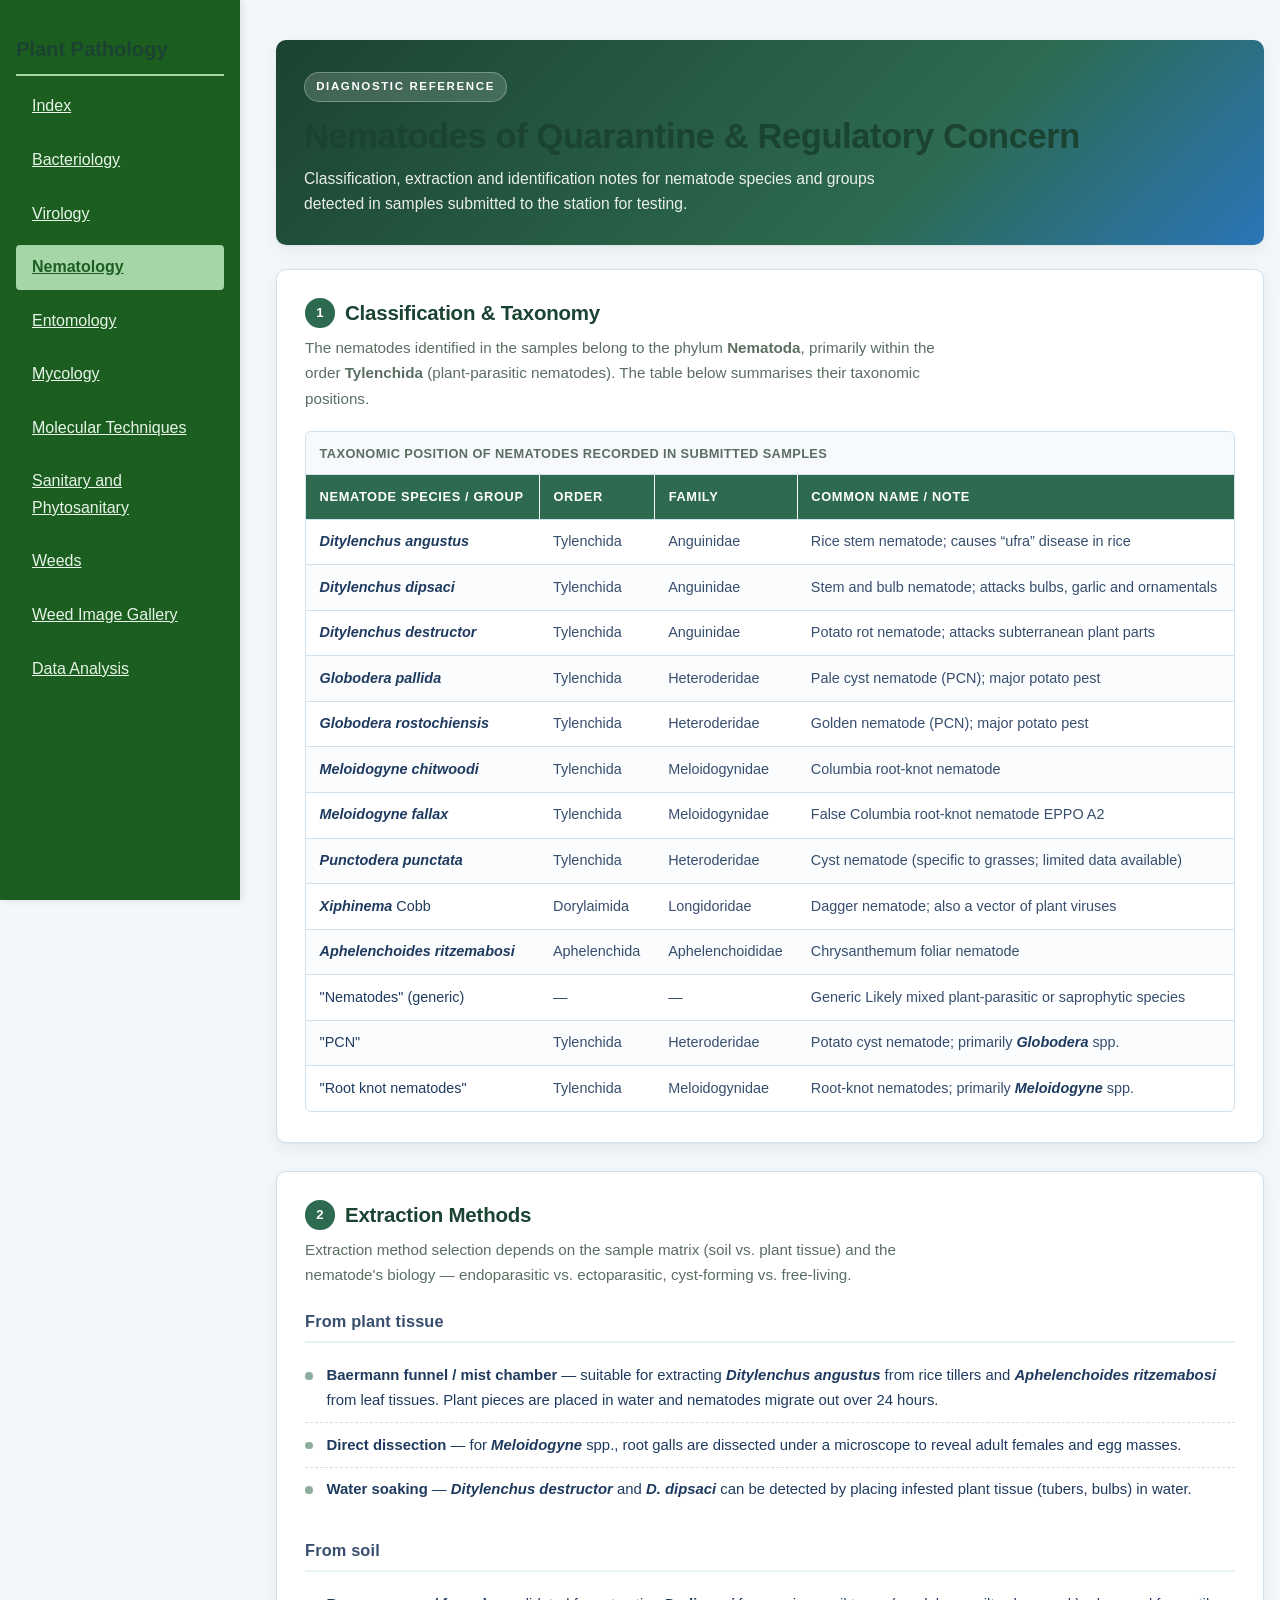
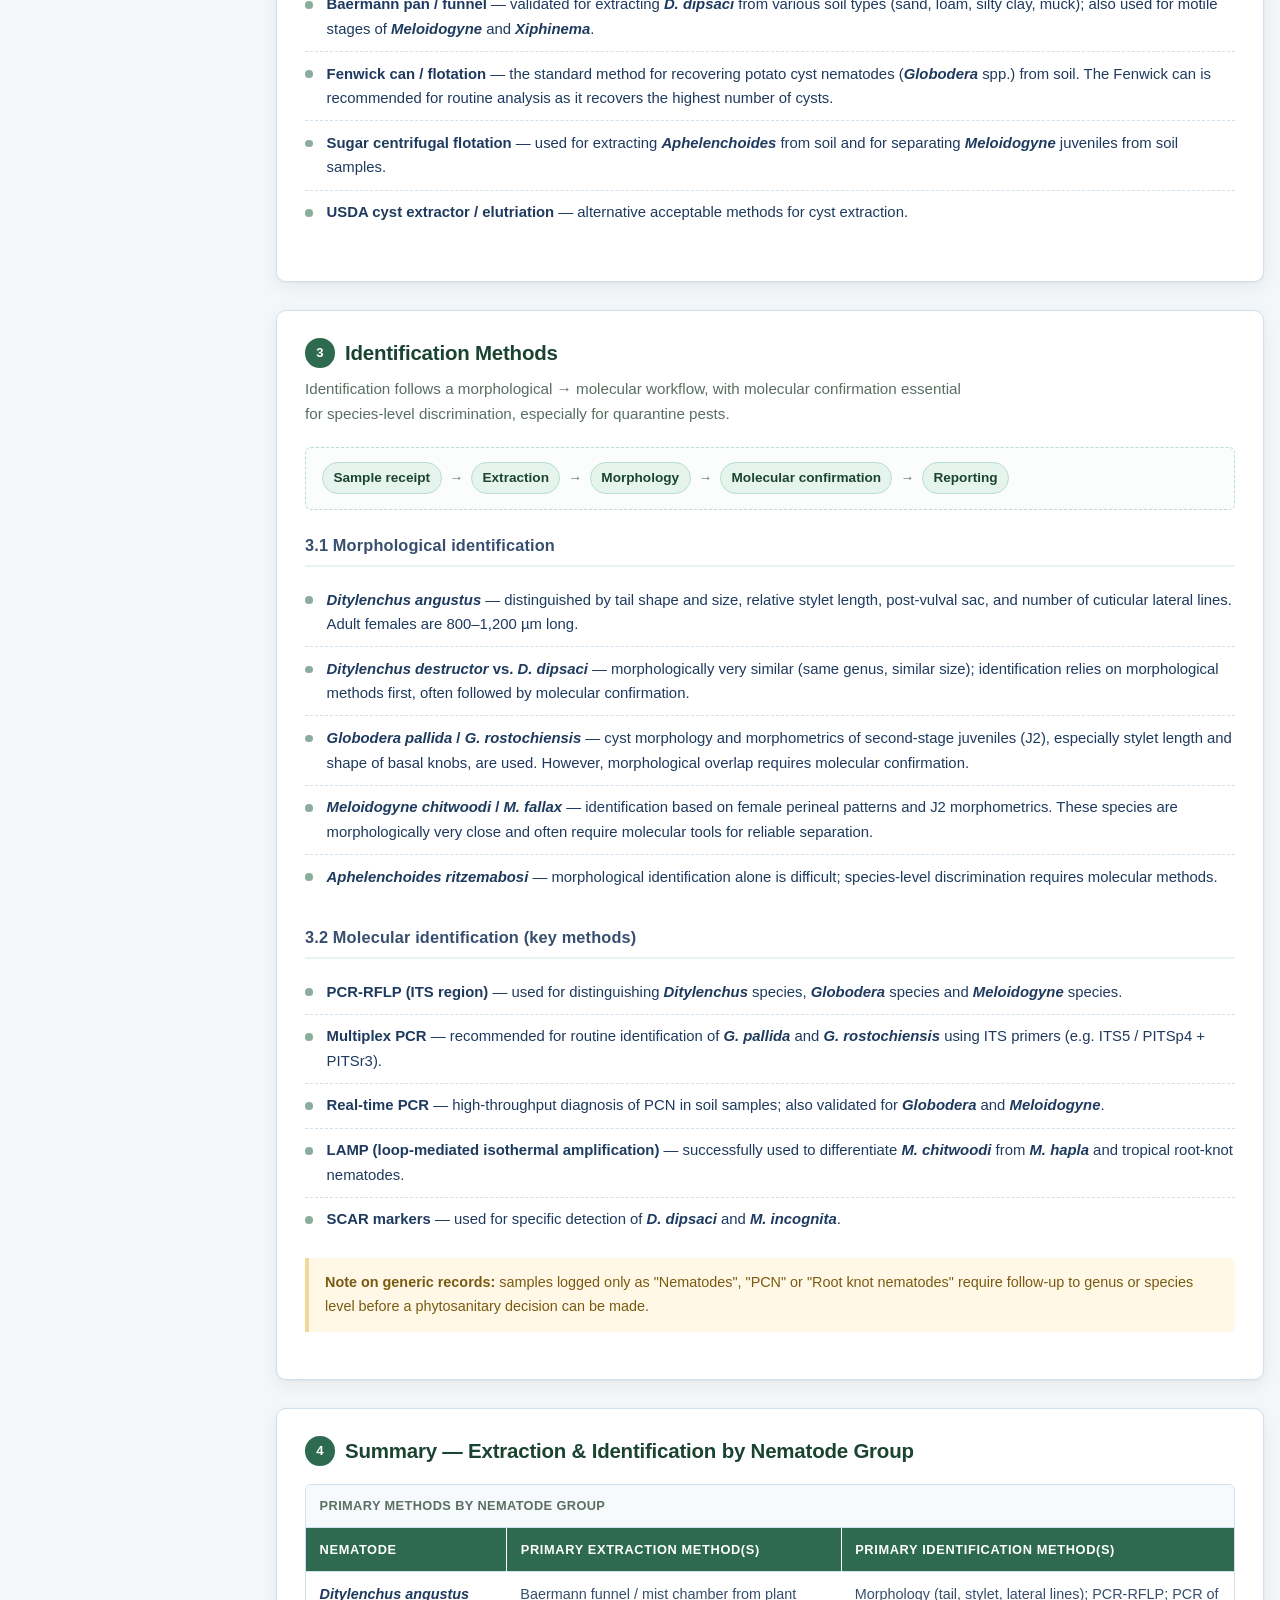
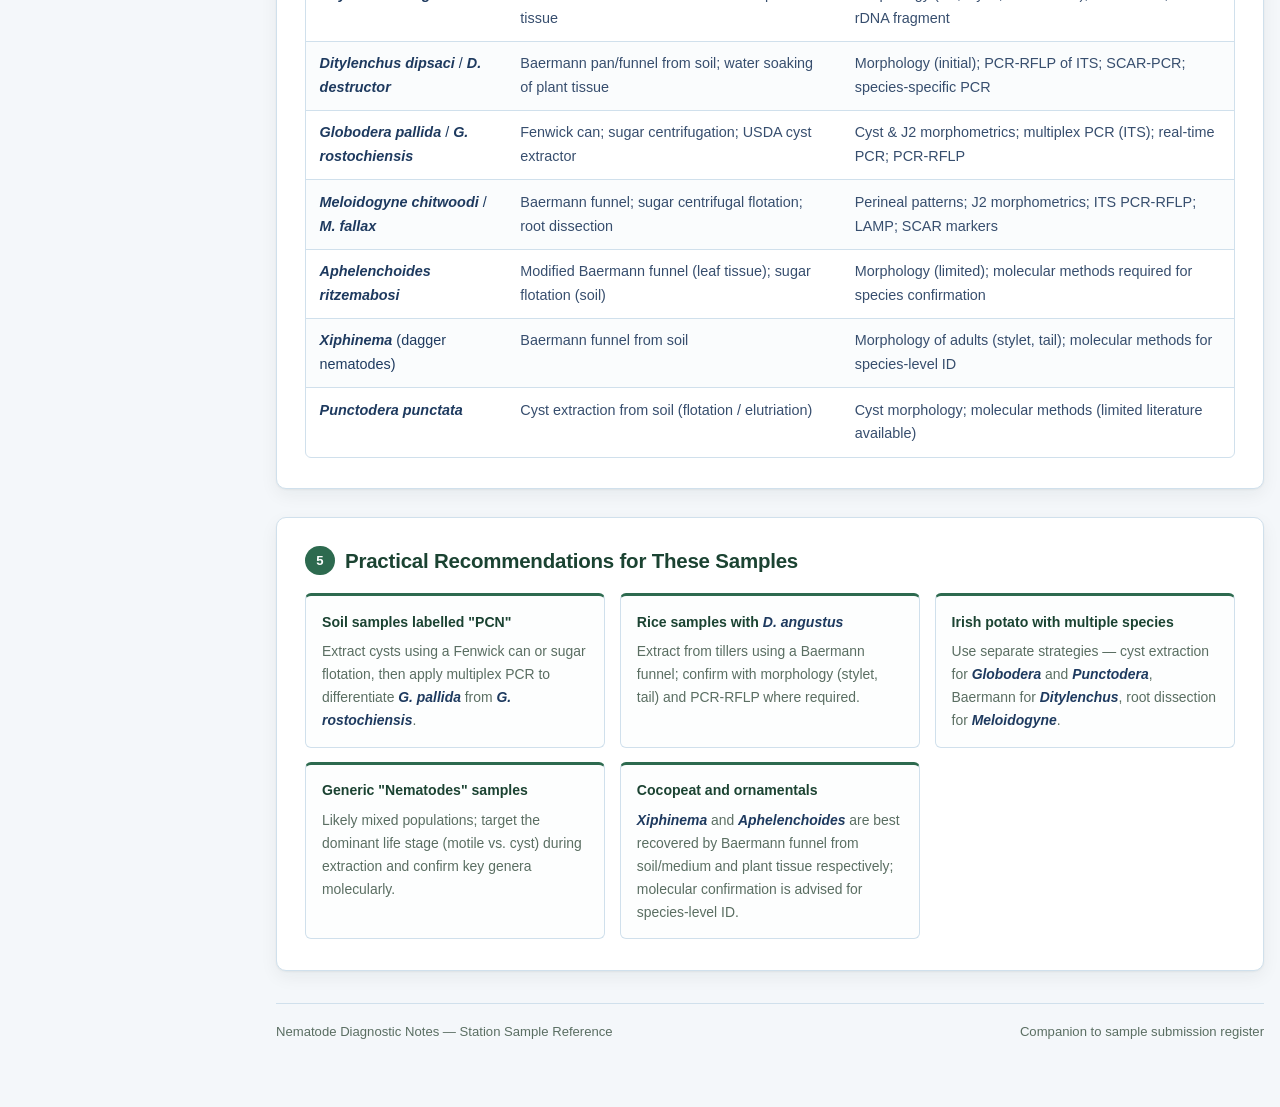
<file: nematology.html>
<!DOCTYPE html>
<html lang="en">
<head>
  <meta charset="UTF-8">
  <meta name="viewport" content="width=device-width, initial-scale=1.0">
  <title>Nematode Diagnostics — Classification, Extraction & Identification</title>
  <link rel="stylesheet" href="style.css">
</head>
<body class="nematology">
  <div class="wrap">

    <!-- ================= MASTHEAD ================= -->
    <header class="masthead">
      <span class="eyebrow">Diagnostic Reference</span>
      <h1>Nematodes of Quarantine & Regulatory Concern</h1>
      <p>
        Classification, extraction and identification notes for nematode species and groups
        detected in samples submitted to the station for testing.
      </p>
    </header>

    <!-- ================= 1. CLASSIFICATION ================= -->
    <section id="classification">
      <h2><span class="num">1</span> Classification & Taxonomy</h2>
      <p class="lede">
        The nematodes identified in the samples belong to the phylum <strong>Nematoda</strong>,
        primarily within the order <strong>Tylenchida</strong> (plant-parasitic nematodes).
        The table below summarises their taxonomic positions.
      </p>

      <div class="table-scroll">
        <table>
          <caption>Taxonomic position of nematodes recorded in submitted samples</caption>
          <thead>
            <tr>
              <th scope="col">Nematode species / group</th>
              <th scope="col">Order</th>
              <th scope="col">Family</th>
              <th scope="col">Common name / note</th>
            </tr>
          </thead>
          <tbody>
            <tr>
              <td><span class="sci">Ditylenchus angustus</span></td>
              <td>Tylenchida</td>
              <td>Anguinidae</td>
              <td>Rice stem nematode; causes “ufra” disease in rice</td>
            </tr>
            <tr>
              <td><span class="sci">Ditylenchus dipsaci</span></td>
              <td>Tylenchida</td>
              <td>Anguinidae</td>
              <td>Stem and bulb nematode; attacks bulbs, garlic and ornamentals</td>
            </tr>
            <tr>
              <td><span class="sci">Ditylenchus destructor</span></td>
              <td>Tylenchida</td>
              <td>Anguinidae</td>
              <td>Potato rot nematode; attacks subterranean plant parts</td>
            </tr>
            <tr>
              <td><span class="sci">Globodera pallida</span></td>
              <td>Tylenchida</td>
              <td>Heteroderidae</td>
              <td>Pale cyst nematode (PCN); major potato pest</td>
            </tr>
            <tr>
              <td><span class="sci">Globodera rostochiensis</span></td>
              <td>Tylenchida</td>
              <td>Heteroderidae</td>
              <td>Golden nematode (PCN); major potato pest</td>
            </tr>
            <tr>
              <td><span class="sci">Meloidogyne chitwoodi</span></td>
              <td>Tylenchida</td>
              <td>Meloidogynidae</td>
              <td>Columbia root-knot nematode</td>
            </tr>
            <tr>
              <td><span class="sci">Meloidogyne fallax</span></td>
              <td>Tylenchida</td>
              <td>Meloidogynidae</td>
              <td>False Columbia root-knot nematode <span class="tag tag--quarantine">EPPO A2</span></td>
            </tr>
            <tr>
              <td><span class="sci">Punctodera punctata</span></td>
              <td>Tylenchida</td>
              <td>Heteroderidae</td>
              <td>Cyst nematode (specific to grasses; limited data available)</td>
            </tr>
            <tr>
              <td><span class="sci">Xiphinema</span> Cobb</td>
              <td>Dorylaimida</td>
              <td>Longidoridae</td>
              <td>Dagger nematode; also a vector of plant viruses</td>
            </tr>
            <tr>
              <td><span class="sci">Aphelenchoides ritzemabosi</span></td>
              <td>Aphelenchida</td>
              <td>Aphelenchoididae</td>
              <td>Chrysanthemum foliar nematode</td>
            </tr>
            <tr>
              <td>"Nematodes" (generic)</td>
              <td>—</td>
              <td>—</td>
              <td><span class="tag tag--generic">Generic</span> Likely mixed plant-parasitic or saprophytic species</td>
            </tr>
            <tr>
              <td>"PCN"</td>
              <td>Tylenchida</td>
              <td>Heteroderidae</td>
              <td>Potato cyst nematode; primarily <span class="sci">Globodera</span> spp.</td>
            </tr>
            <tr>
              <td>"Root knot nematodes"</td>
              <td>Tylenchida</td>
              <td>Meloidogynidae</td>
              <td>Root-knot nematodes; primarily <span class="sci">Meloidogyne</span> spp.</td>
            </tr>
          </tbody>
        </table>
      </div>
    </section>

    <!-- ================= 2. EXTRACTION ================= -->
    <section id="extraction">
      <h2><span class="num">2</span> Extraction Methods</h2>
      <p class="lede">
        Extraction method selection depends on the sample matrix (soil vs. plant tissue) and the
        nematode's biology — endoparasitic vs. ectoparasitic, cyst-forming vs. free-living.
      </p>

      <h3>From plant tissue</h3>
      <ul class="clean">
        <li>
          <strong>Baermann funnel / mist chamber</strong> — suitable for extracting
          <span class="sci">Ditylenchus angustus</span> from rice tillers and
          <span class="sci">Aphelenchoides ritzemabosi</span> from leaf tissues. Plant pieces are
          placed in water and nematodes migrate out over 24 hours.
        </li>
        <li>
          <strong>Direct dissection</strong> — for <span class="sci">Meloidogyne</span> spp.,
          root galls are dissected under a microscope to reveal adult females and egg masses.
        </li>
        <li>
          <strong>Water soaking</strong> — <span class="sci">Ditylenchus destructor</span> and
          <span class="sci">D. dipsaci</span> can be detected by placing infested plant tissue
          (tubers, bulbs) in water.
        </li>
      </ul>

      <h3>From soil</h3>
      <ul class="clean">
        <li>
          <strong>Baermann pan / funnel</strong> — validated for extracting
          <span class="sci">D. dipsaci</span> from various soil types (sand, loam, silty clay, muck);
          also used for motile stages of <span class="sci">Meloidogyne</span> and
          <span class="sci">Xiphinema</span>.
        </li>
        <li>
          <strong>Fenwick can / flotation</strong> — the standard method for recovering potato cyst
          nematodes (<span class="sci">Globodera</span> spp.) from soil. The Fenwick can is
          recommended for routine analysis as it recovers the highest number of cysts.
        </li>
        <li>
          <strong>Sugar centrifugal flotation</strong> — used for extracting
          <span class="sci">Aphelenchoides</span> from soil and for separating
          <span class="sci">Meloidogyne</span> juveniles from soil samples.
        </li>
        <li>
          <strong>USDA cyst extractor / elutriation</strong> — alternative acceptable methods for
          cyst extraction.
        </li>
      </ul>
    </section>

    <!-- ================= 3. IDENTIFICATION ================= -->
    <section id="identification">
      <h2><span class="num">3</span> Identification Methods</h2>
      <p class="lede">
        Identification follows a morphological → molecular workflow, with molecular confirmation
        essential for species-level discrimination, especially for quarantine pests.
      </p>

      <div class="workflow" aria-label="Identification workflow">
        <span class="step">Sample receipt</span>
        <span class="arrow">→</span>
        <span class="step">Extraction</span>
        <span class="arrow">→</span>
        <span class="step">Morphology</span>
        <span class="arrow">→</span>
        <span class="step">Molecular confirmation</span>
        <span class="arrow">→</span>
        <span class="step">Reporting</span>
      </div>

      <h3>3.1 Morphological identification</h3>
      <ul class="clean">
        <li>
          <strong><span class="sci">Ditylenchus angustus</span></strong> — distinguished by tail
          shape and size, relative stylet length, post-vulval sac, and number of cuticular lateral
          lines. Adult females are 800–1,200&nbsp;µm long.
        </li>
        <li>
          <strong><span class="sci">Ditylenchus destructor</span> vs.
          <span class="sci">D. dipsaci</span></strong> — morphologically very similar (same genus,
          similar size); identification relies on morphological methods first, often followed by
          molecular confirmation.
        </li>
        <li>
          <strong><span class="sci">Globodera pallida</span> /
          <span class="sci">G. rostochiensis</span></strong> — cyst morphology and morphometrics of
          second-stage juveniles (J2), especially stylet length and shape of basal knobs, are used.
          However, morphological overlap requires molecular confirmation.
        </li>
        <li>
          <strong><span class="sci">Meloidogyne chitwoodi</span> /
          <span class="sci">M. fallax</span></strong> — identification based on female perineal
          patterns and J2 morphometrics. These species are morphologically very close and often
          require molecular tools for reliable separation.
        </li>
        <li>
          <strong><span class="sci">Aphelenchoides ritzemabosi</span></strong> — morphological
          identification alone is difficult; species-level discrimination requires molecular methods.
        </li>
      </ul>

      <h3>3.2 Molecular identification (key methods)</h3>
      <ul class="clean">
        <li>
          <strong>PCR-RFLP (ITS region)</strong> — used for distinguishing
          <span class="sci">Ditylenchus</span> species, <span class="sci">Globodera</span> species
          and <span class="sci">Meloidogyne</span> species.
        </li>
        <li>
          <strong>Multiplex PCR</strong> — recommended for routine identification of
          <span class="sci">G. pallida</span> and <span class="sci">G. rostochiensis</span> using ITS
          primers (e.g. ITS5 / PITSp4 + PITSr3).
        </li>
        <li>
          <strong>Real-time PCR</strong> — high-throughput diagnosis of PCN in soil samples; also
          validated for <span class="sci">Globodera</span> and <span class="sci">Meloidogyne</span>.
        </li>
        <li>
          <strong>LAMP (loop-mediated isothermal amplification)</strong> — successfully used to
          differentiate <span class="sci">M. chitwoodi</span> from <span class="sci">M. hapla</span>
          and tropical root-knot nematodes.
        </li>
        <li>
          <strong>SCAR markers</strong> — used for specific detection of
          <span class="sci">D. dipsaci</span> and <span class="sci">M. incognita</span>.
        </li>
      </ul>

      <div class="callout callout--note">
        <strong>Note on generic records:</strong> samples logged only as "Nematodes",
        "PCN" or "Root knot nematodes" require follow-up to genus or species level before a
        phytosanitary decision can be made.
      </div>
    </section>

    <!-- ================= 4. SUMMARY ================= -->
    <section id="summary">
      <h2><span class="num">4</span> Summary — Extraction & Identification by Nematode Group</h2>

      <div class="table-scroll">
        <table>
          <caption>Primary methods by nematode group</caption>
          <thead>
            <tr>
              <th scope="col">Nematode</th>
              <th scope="col">Primary extraction method(s)</th>
              <th scope="col">Primary identification method(s)</th>
            </tr>
          </thead>
          <tbody>
            <tr>
              <td><span class="sci">Ditylenchus angustus</span></td>
              <td>Baermann funnel / mist chamber from plant tissue</td>
              <td>Morphology (tail, stylet, lateral lines); PCR-RFLP; PCR of rDNA fragment</td>
            </tr>
            <tr>
              <td><span class="sci">Ditylenchus dipsaci</span> / <span class="sci">D. destructor</span></td>
              <td>Baermann pan/funnel from soil; water soaking of plant tissue</td>
              <td>Morphology (initial); PCR-RFLP of ITS; SCAR-PCR; species-specific PCR</td>
            </tr>
            <tr>
              <td><span class="sci">Globodera pallida</span> / <span class="sci">G. rostochiensis</span></td>
              <td>Fenwick can; sugar centrifugation; USDA cyst extractor</td>
              <td>Cyst & J2 morphometrics; multiplex PCR (ITS); real-time PCR; PCR-RFLP</td>
            </tr>
            <tr>
              <td><span class="sci">Meloidogyne chitwoodi</span> / <span class="sci">M. fallax</span></td>
              <td>Baermann funnel; sugar centrifugal flotation; root dissection</td>
              <td>Perineal patterns; J2 morphometrics; ITS PCR-RFLP; LAMP; SCAR markers</td>
            </tr>
            <tr>
              <td><span class="sci">Aphelenchoides ritzemabosi</span></td>
              <td>Modified Baermann funnel (leaf tissue); sugar flotation (soil)</td>
              <td>Morphology (limited); molecular methods required for species confirmation</td>
            </tr>
            <tr>
              <td><span class="sci">Xiphinema</span> (dagger nematodes)</td>
              <td>Baermann funnel from soil</td>
              <td>Morphology of adults (stylet, tail); molecular methods for species-level ID</td>
            </tr>
            <tr>
              <td><span class="sci">Punctodera punctata</span></td>
              <td>Cyst extraction from soil (flotation / elutriation)</td>
              <td>Cyst morphology; molecular methods (limited literature available)</td>
            </tr>
          </tbody>
        </table>
      </div>
    </section>

    <!-- ================= 5. RECOMMENDATIONS ================= -->
    <section id="recommendations">
      <h2><span class="num">5</span> Practical Recommendations for These Samples</h2>

      <div class="grid">
        <div class="card">
          <h4>Soil samples labelled "PCN"</h4>
          <p>
            Extract cysts using a Fenwick can or sugar flotation, then apply multiplex PCR to
            differentiate <span class="sci">G. pallida</span> from
            <span class="sci">G. rostochiensis</span>.
          </p>
        </div>

        <div class="card">
          <h4>Rice samples with <span class="sci">D. angustus</span></h4>
          <p>
            Extract from tillers using a Baermann funnel; confirm with morphology
            (stylet, tail) and PCR-RFLP where required.
          </p>
        </div>

        <div class="card">
          <h4>Irish potato with multiple species</h4>
          <p>
            Use separate strategies — cyst extraction for <span class="sci">Globodera</span> and
            <span class="sci">Punctodera</span>, Baermann for
            <span class="sci">Ditylenchus</span>, root dissection for
            <span class="sci">Meloidogyne</span>.
          </p>
        </div>

        <div class="card">
          <h4>Generic "Nematodes" samples</h4>
          <p>
            Likely mixed populations; target the dominant life stage (motile vs. cyst) during
            extraction and confirm key genera molecularly.
          </p>
        </div>

        <div class="card">
          <h4>Cocopeat and ornamentals</h4>
          <p>
            <span class="sci">Xiphinema</span> and <span class="sci">Aphelenchoides</span> are best
            recovered by Baermann funnel from soil/medium and plant tissue respectively;
            molecular confirmation is advised for species-level ID.
          </p>
        </div>
      </div>
    </section>

    <!-- ================= FOOTER ================= -->
    <footer class="doc-footer">
      <span>Nematode Diagnostic Notes — Station Sample Reference</span>
      <span>Companion to sample submission register</span>
    </footer>

  </div>
  <script src="script.js"></script>
</body>
</html>
</file>
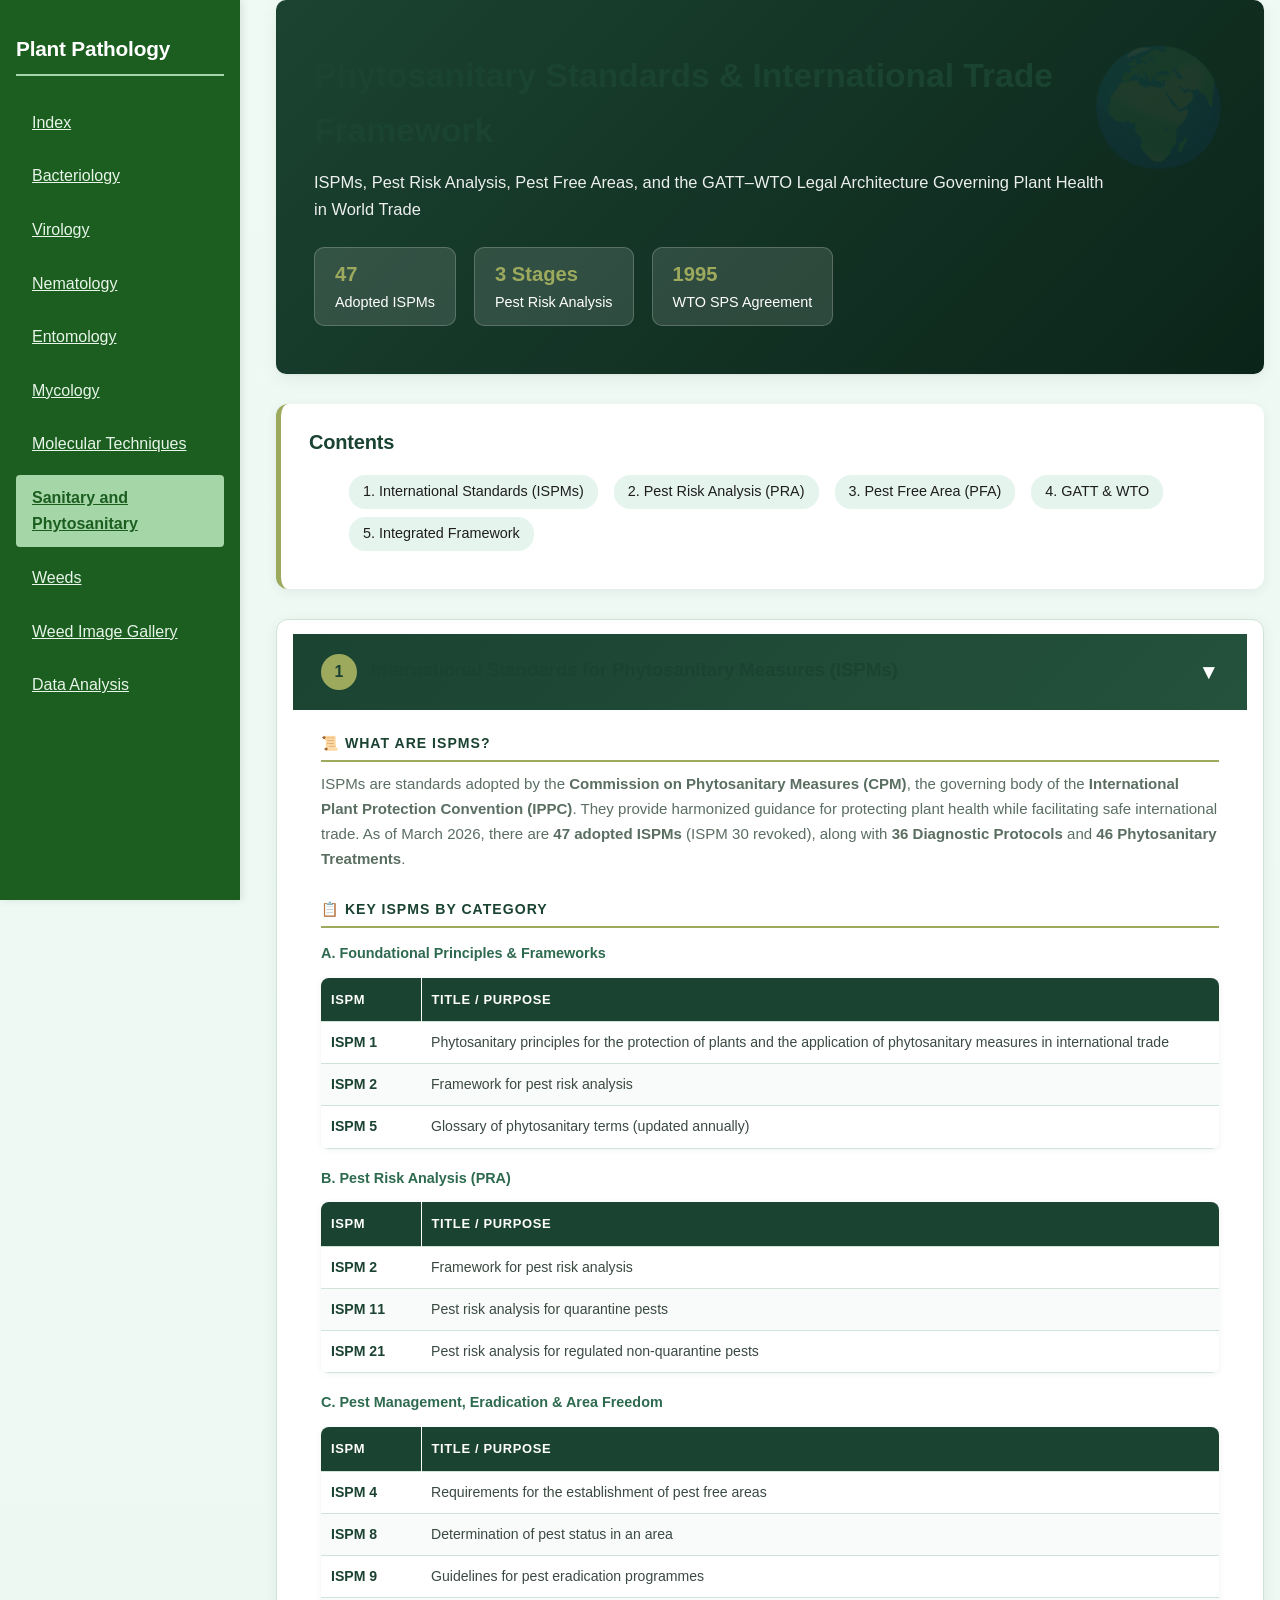
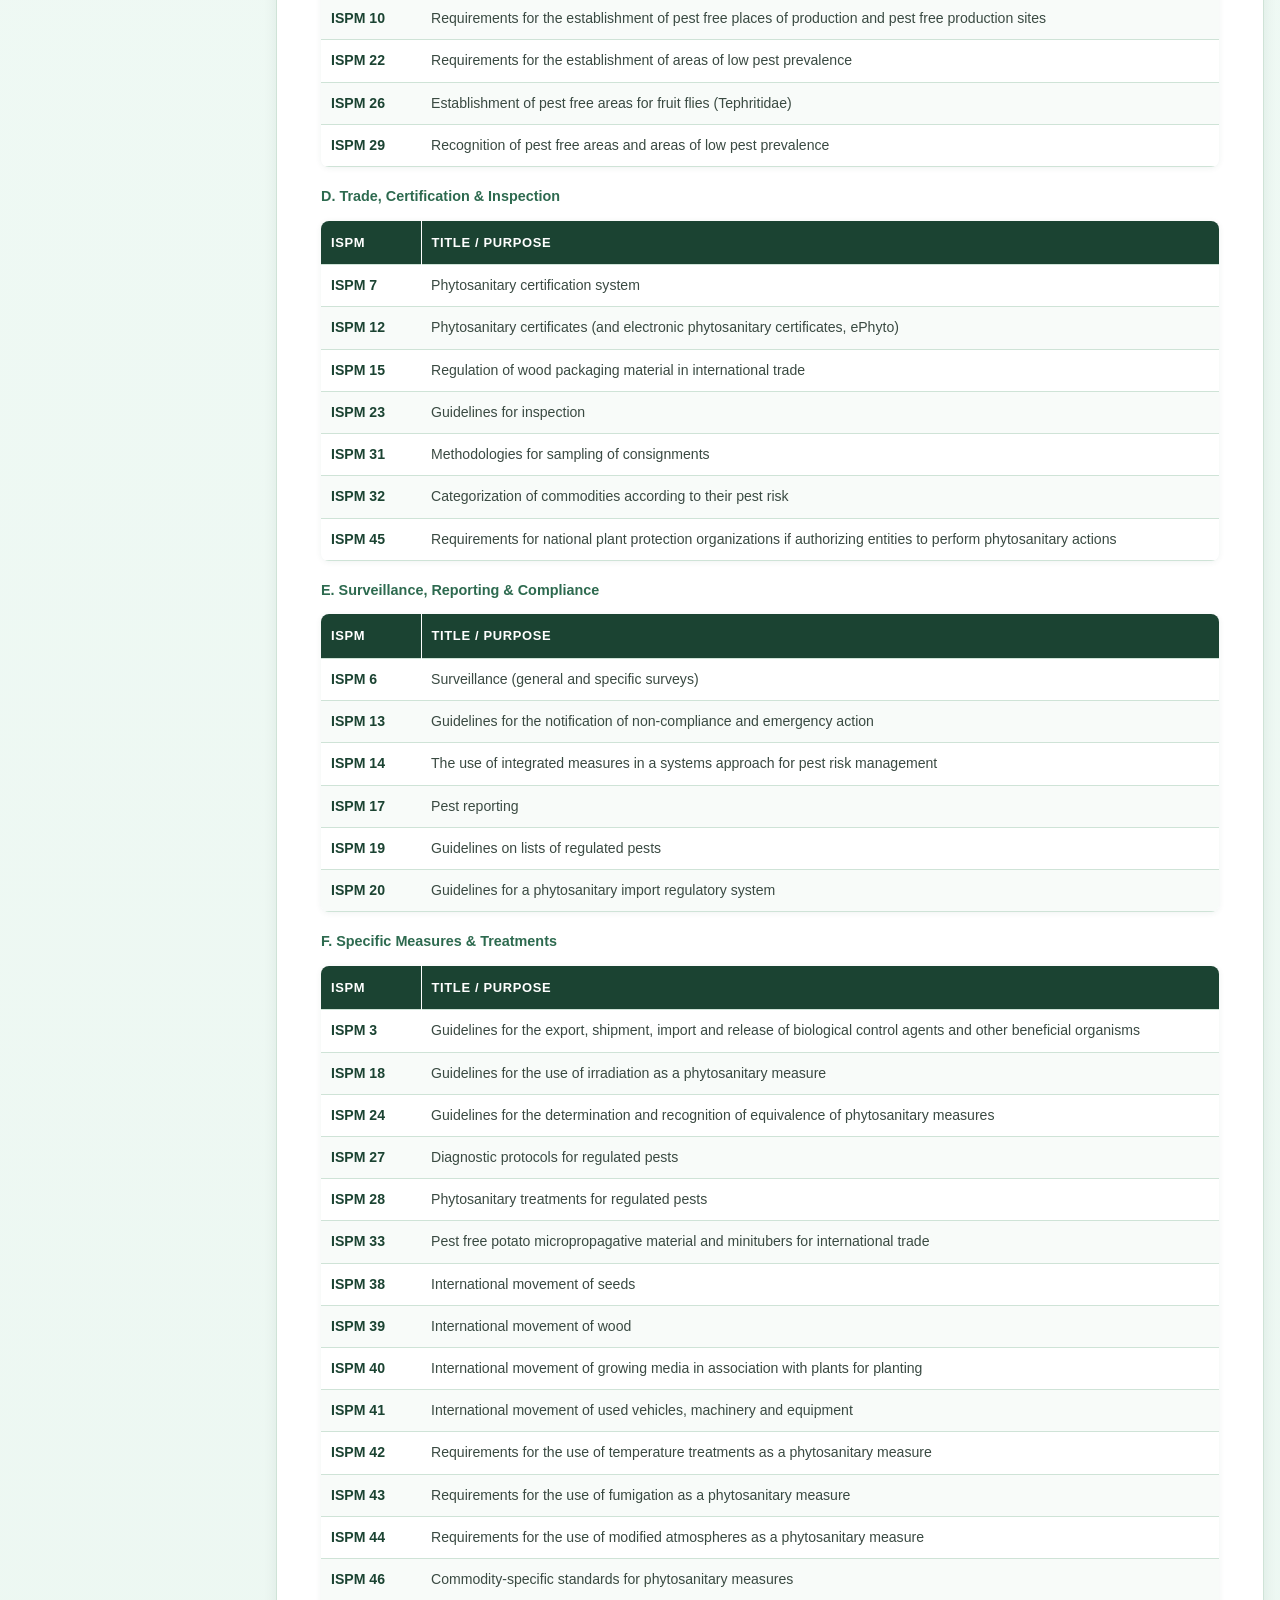
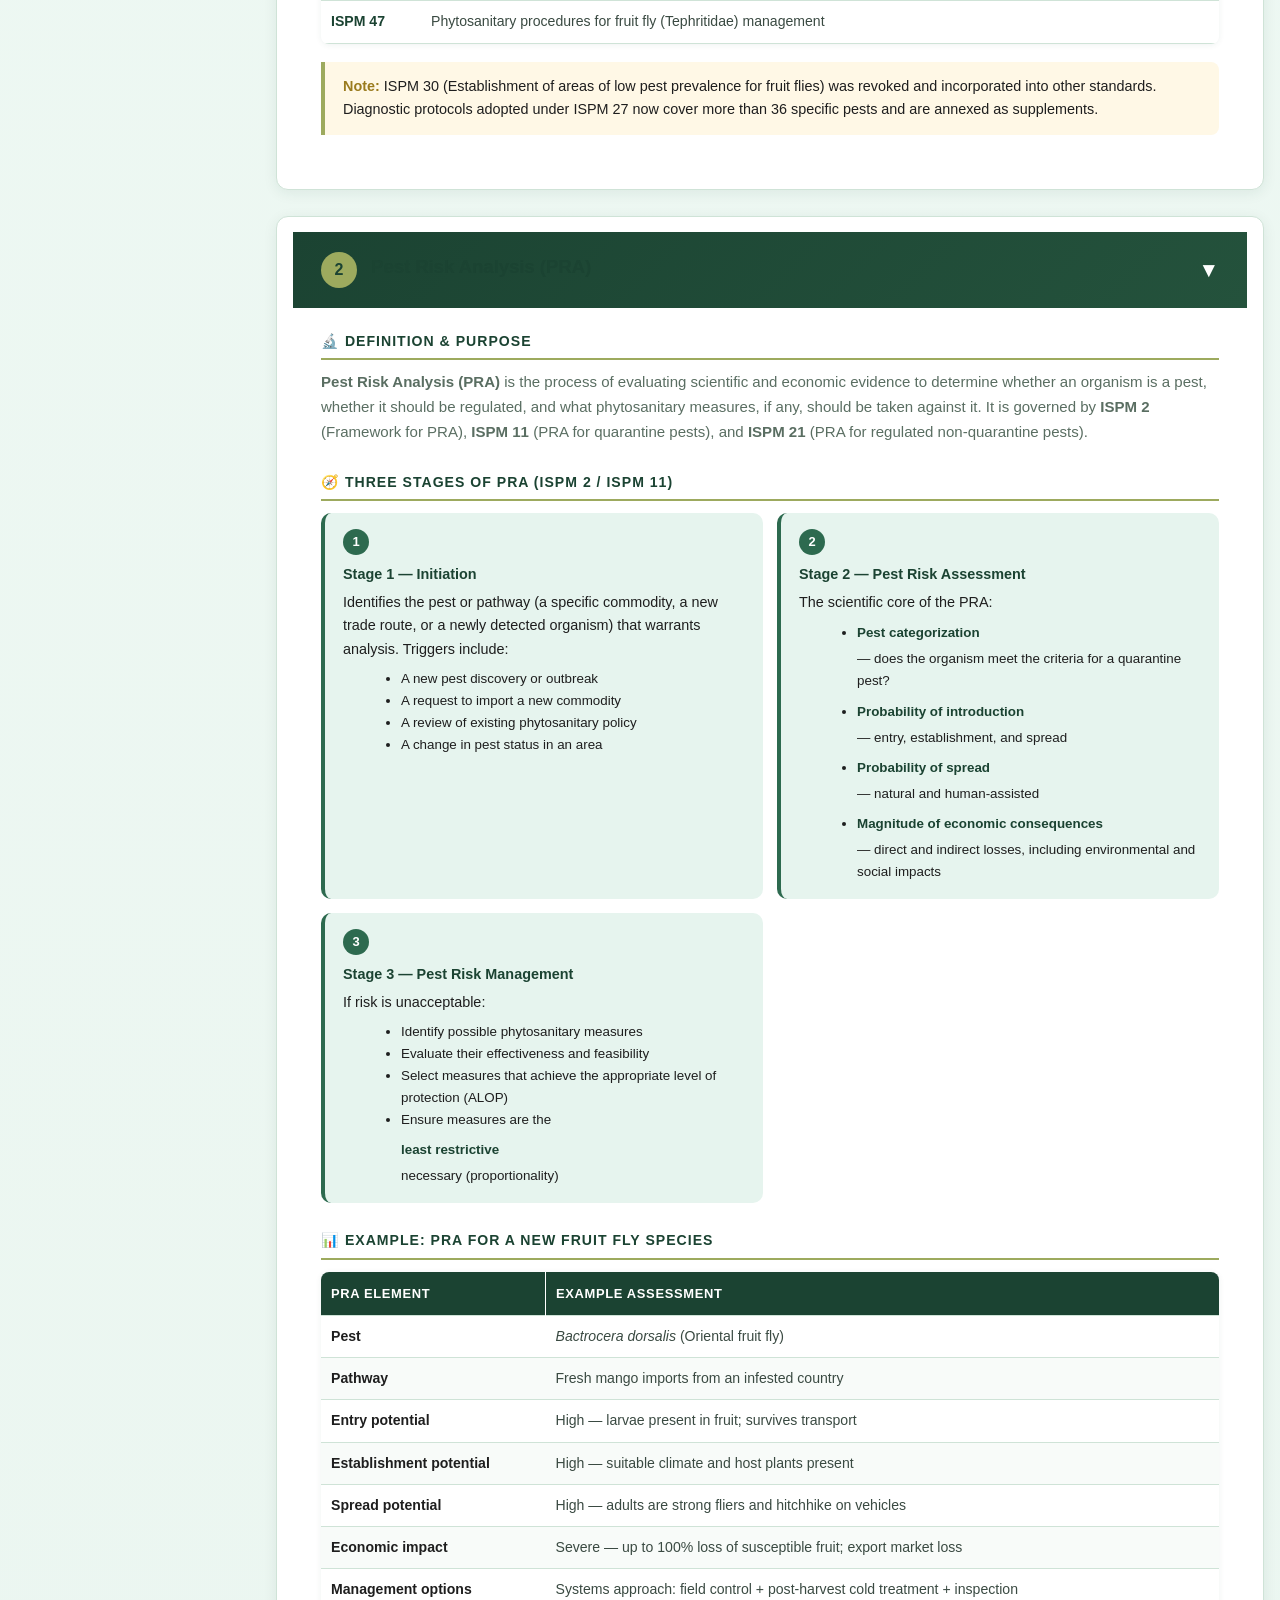
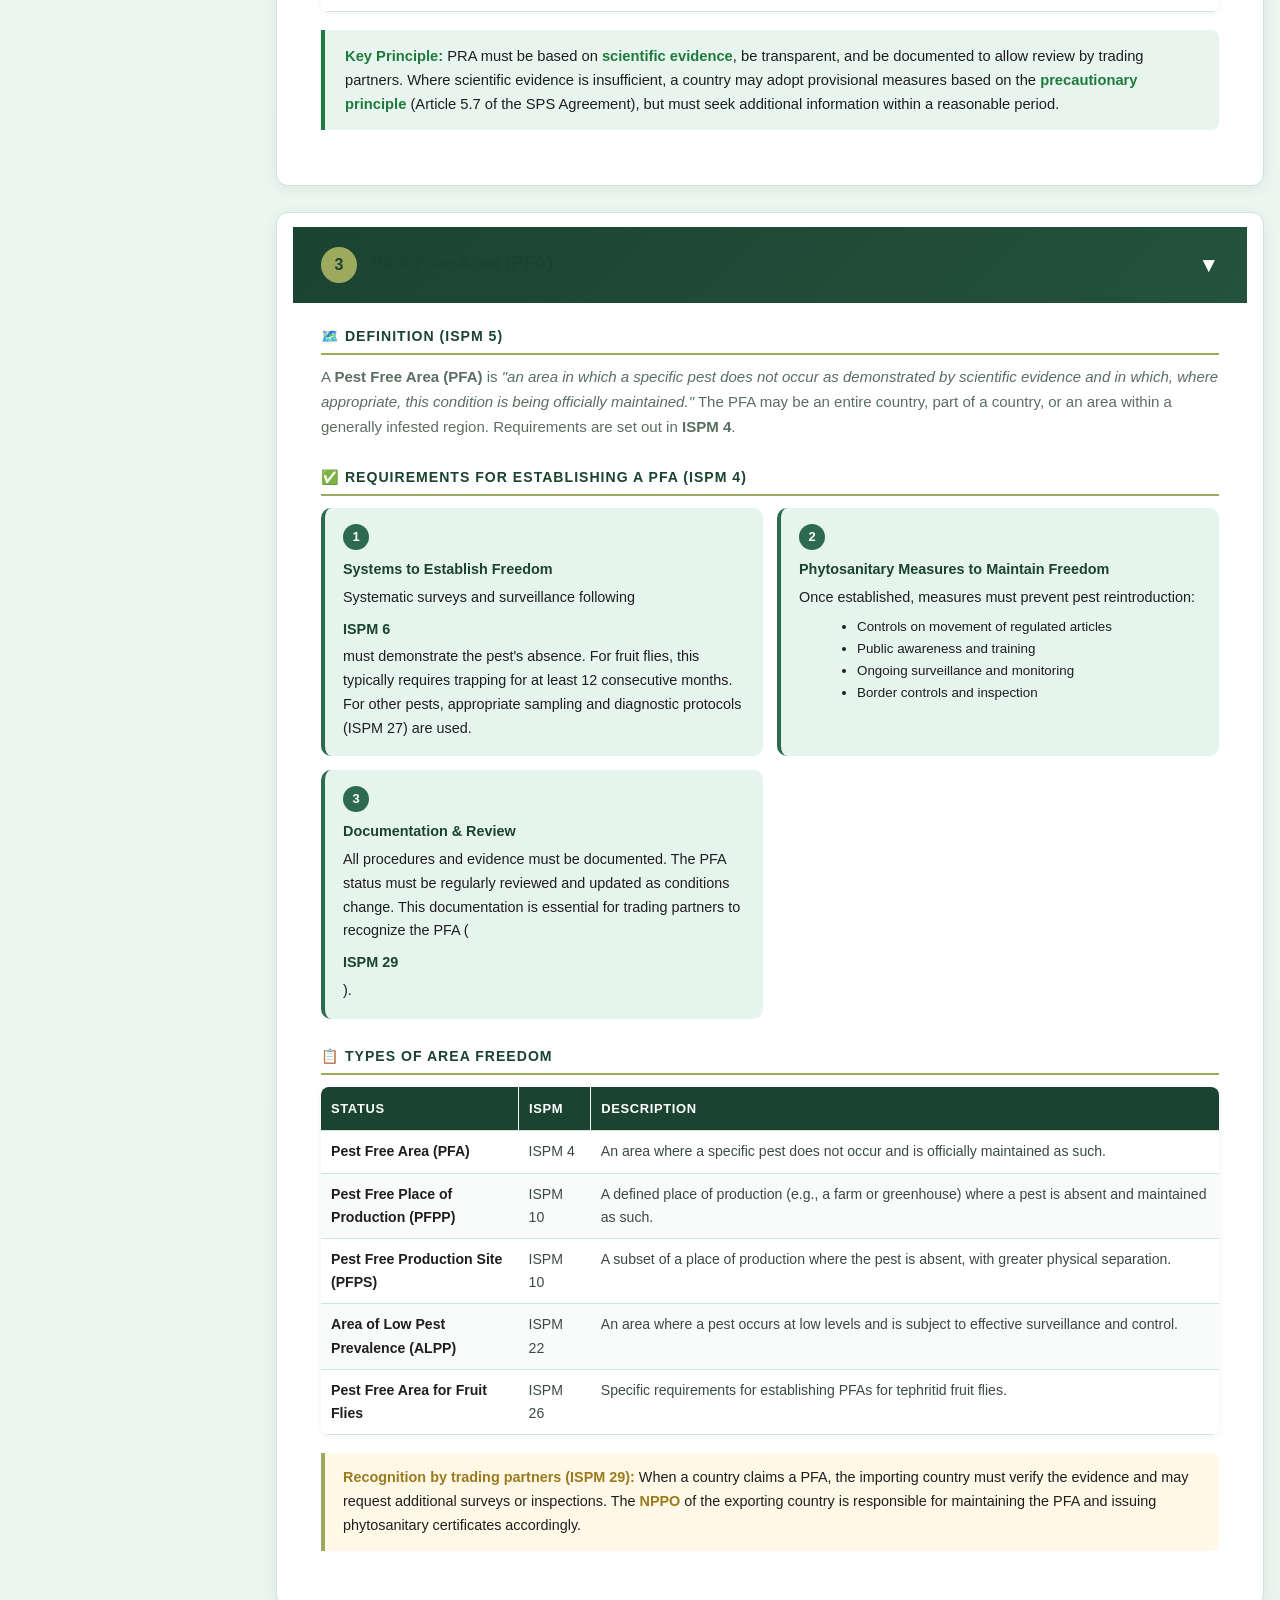
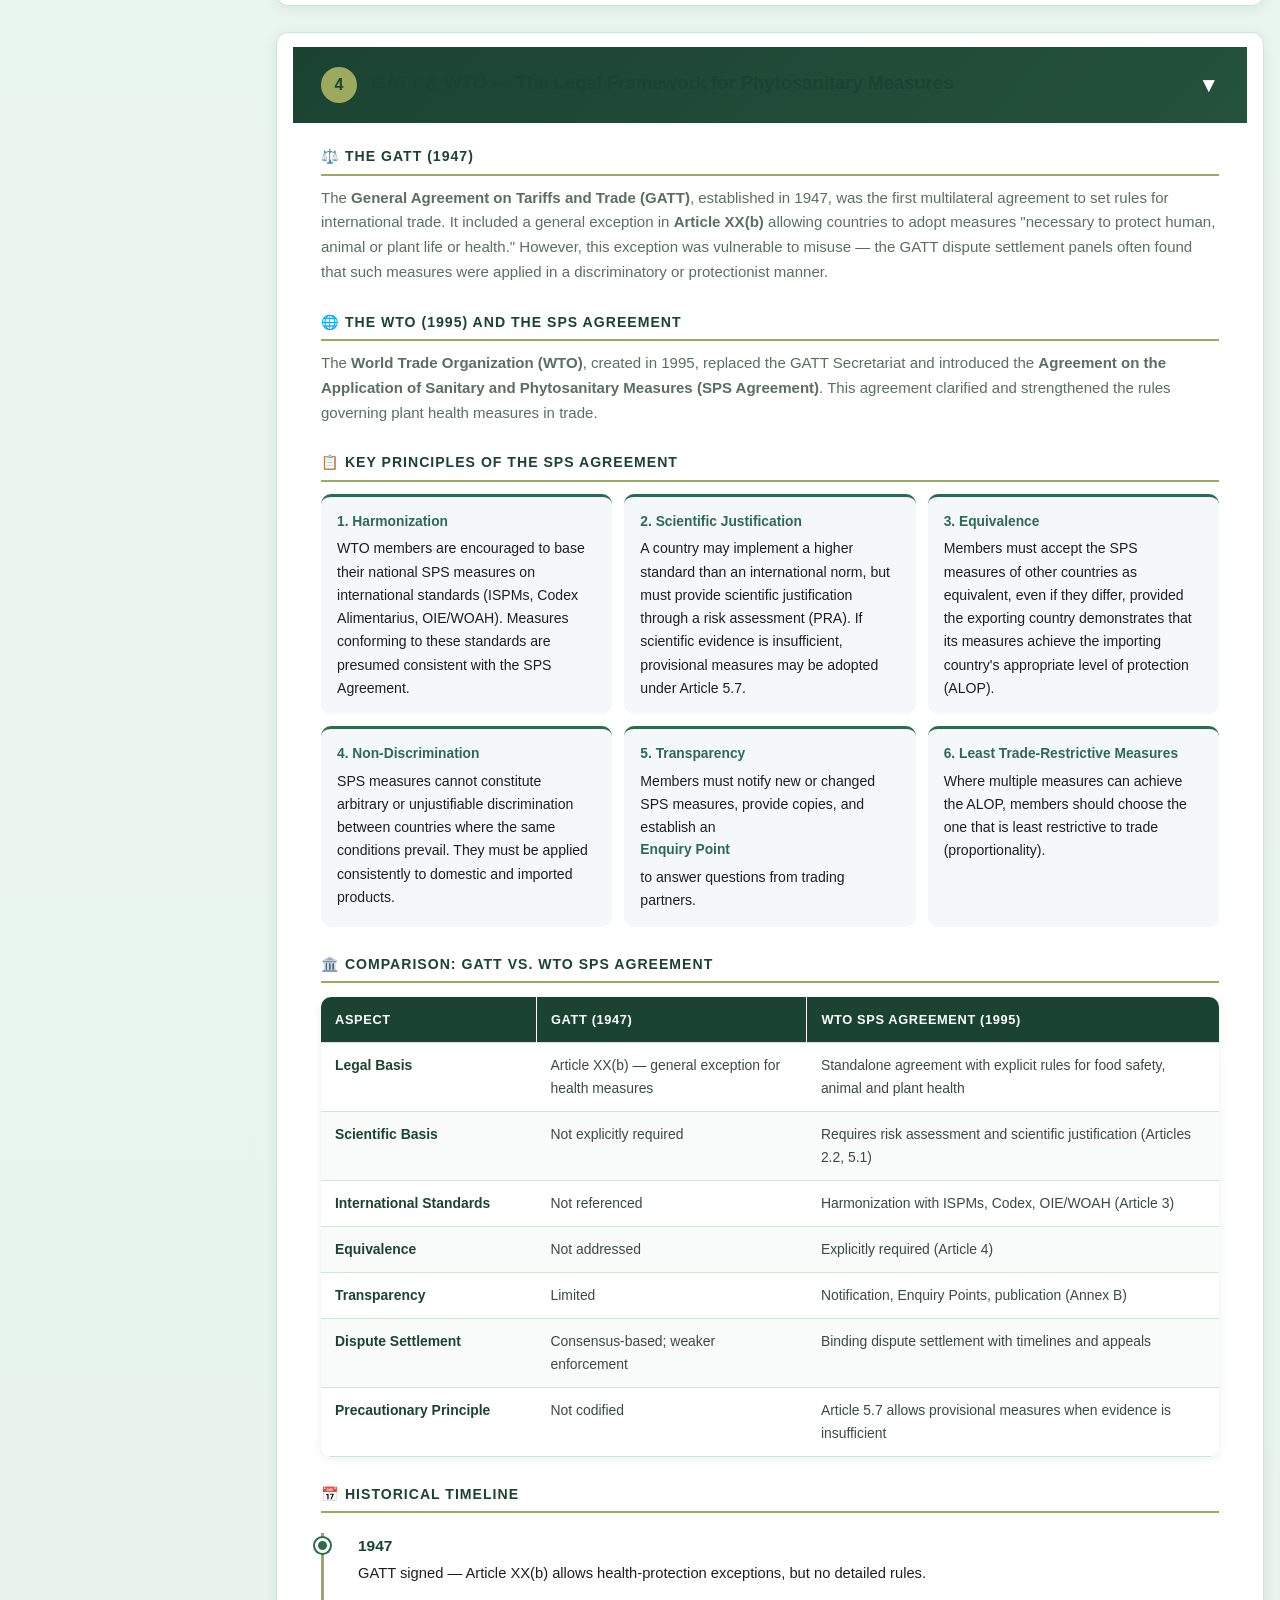
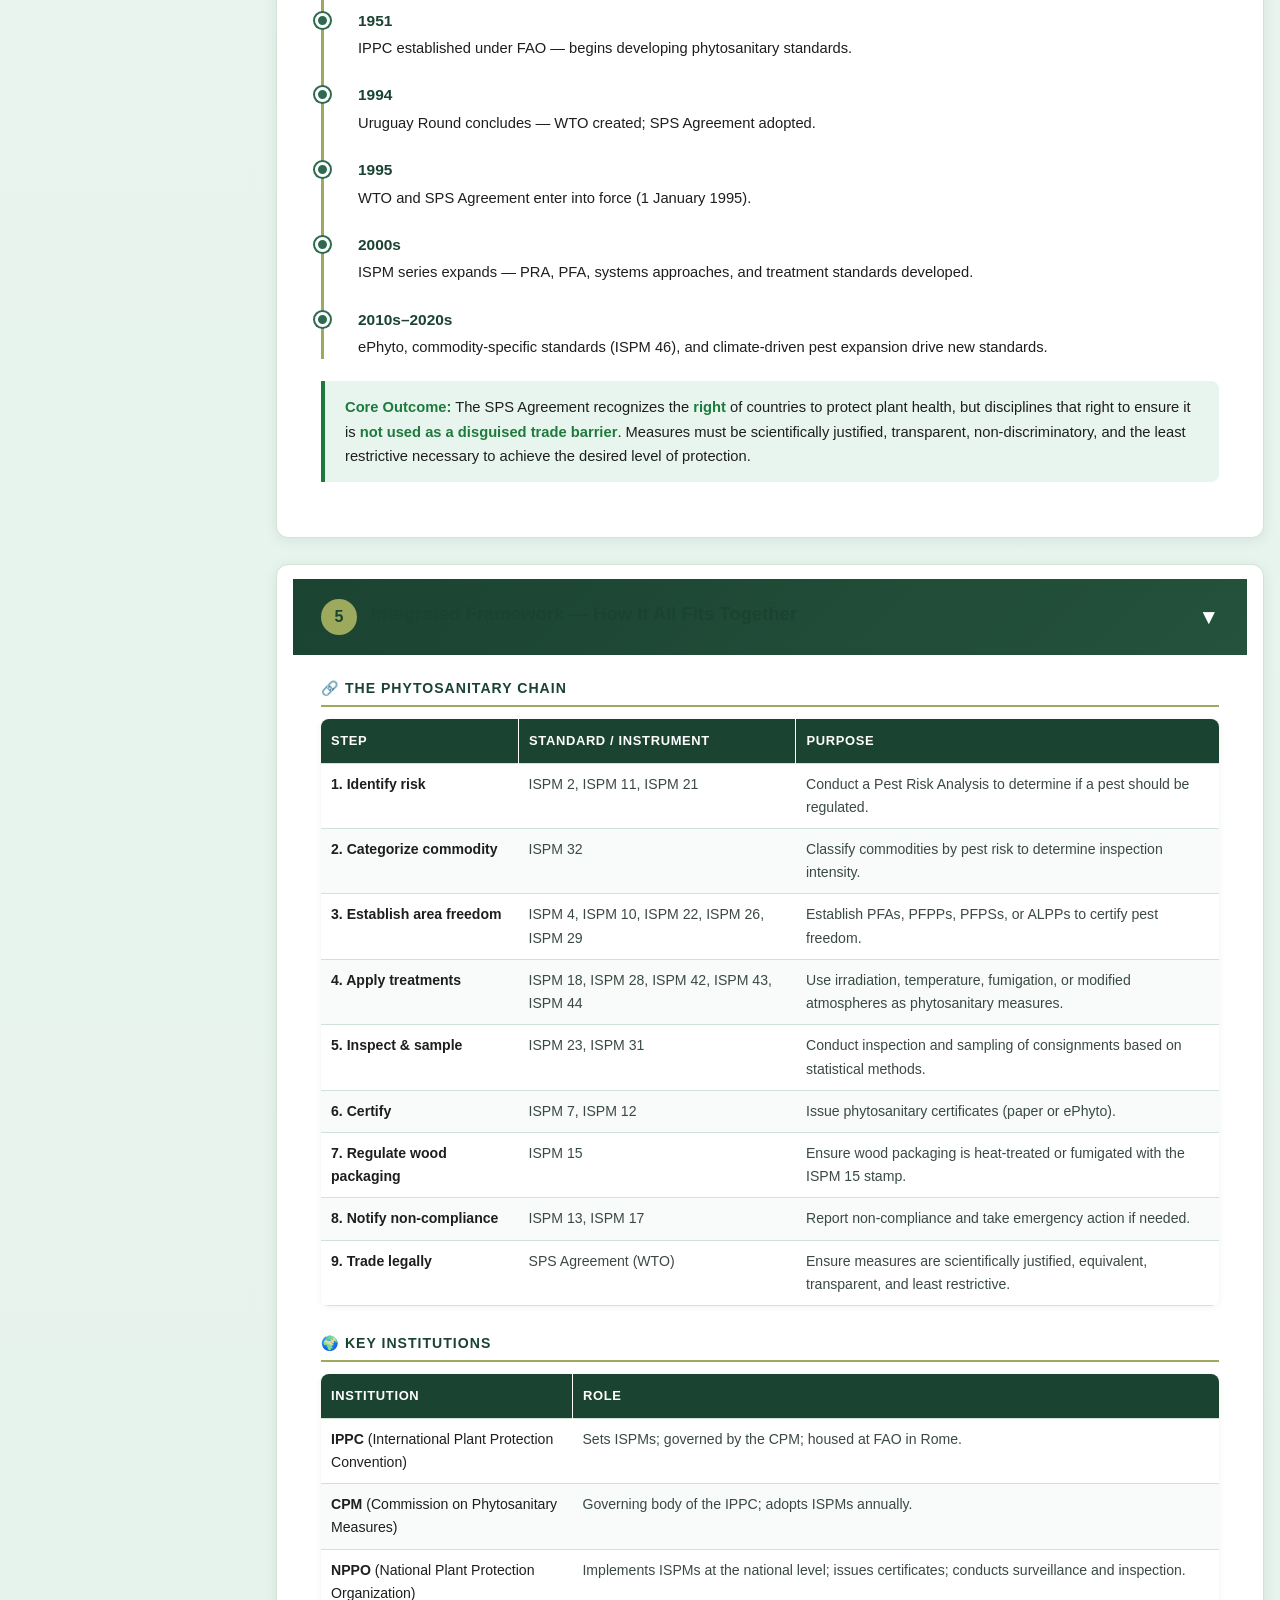
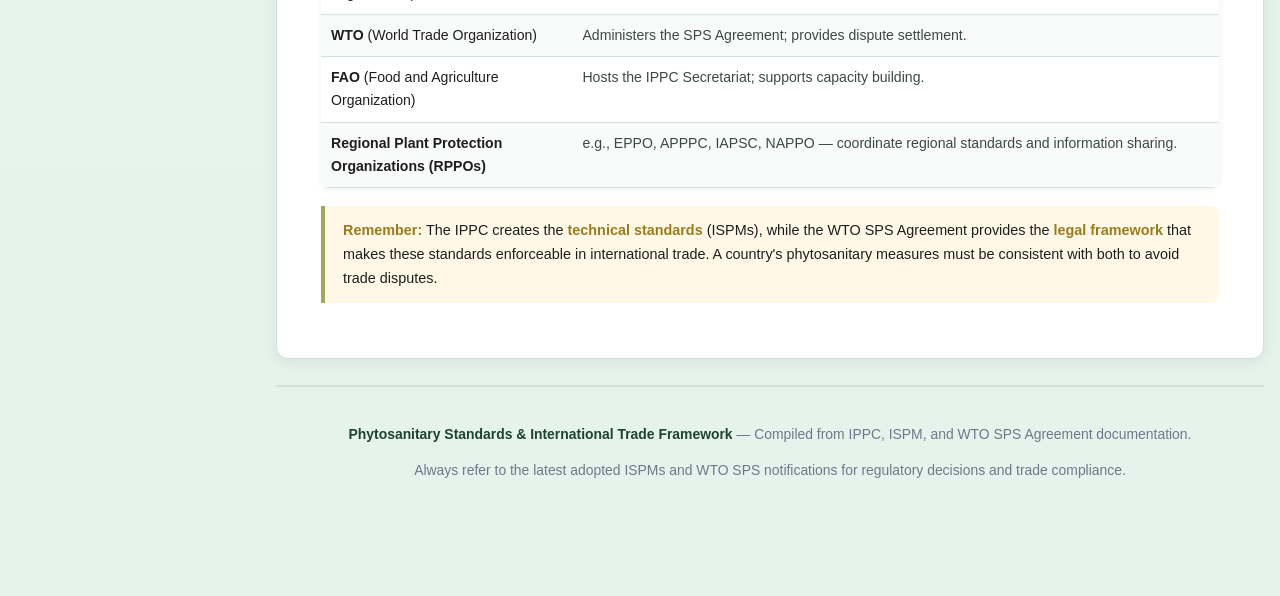
<file: sanitary.html>
<!DOCTYPE html>
<html lang="en">
<head>
<meta charset="UTF-8">
<meta name="viewport" content="width=device-width, initial-scale=1.0">
<title>Phytosanitary Standards & International Trade Framework</title>
<link rel="stylesheet" href="style.css">
</head>
<body class="sanitary">
<div class="wrap">

<header>
    <h1>Phytosanitary Standards & International Trade Framework</h1>
    <p>ISPMs, Pest Risk Analysis, Pest Free Areas, and the GATT–WTO Legal Architecture Governing Plant Health in World Trade</p>
    <div class="stats">
        <div class="stat-badge"><strong>47</strong>Adopted ISPMs</div>
        <div class="stat-badge"><strong>3 Stages</strong>Pest Risk Analysis</div>
        <div class="stat-badge"><strong>1995</strong>WTO SPS Agreement</div>
    </div>
</header>

<nav class="toc">
    <h2>Contents</h2>
    <ul>
        <li><a href="#ispm">1. International Standards (ISPMs)</a></li>
        <li><a href="#pra">2. Pest Risk Analysis (PRA)</a></li>
        <li><a href="#pfa">3. Pest Free Area (PFA)</a></li>
        <li><a href="#gatt-wto">4. GATT &amp; WTO</a></li>
        <li><a href="#integration">5. Integrated Framework</a></li>
    </ul>
</nav>

<!-- ============================================================ -->
<!-- 1. ISPMs -->
<!-- ============================================================ -->
<div class="card" id="ispm">
    <div class="card-header">
        <span class="card-num">1</span>
        <h2>International Standards for Phytosanitary Measures (ISPMs)</h2>
        <span class="toggle-icon">▼</span>
    </div>
    <div class="card-body">

        <div class="section-label">📜 What Are ISPMs?</div>
        <p class="info-text">
            ISPMs are standards adopted by the <strong>Commission on Phytosanitary Measures (CPM)</strong>, the governing body of the
            <strong>International Plant Protection Convention (IPPC)</strong>. They provide harmonized guidance for protecting plant
            health while facilitating safe international trade. As of March 2026, there are <strong>47 adopted ISPMs</strong> (ISPM 30
            revoked), along with <strong>36 Diagnostic Protocols</strong> and <strong>46 Phytosanitary Treatments</strong>.
        </p>

        <div class="section-label">📋 Key ISPMs by Category</div>

        <p class="sub-heading">A. Foundational Principles &amp; Frameworks</p>
        <table class="data-table">
            <thead>
                <tr><th class="ispm-col">ISPM</th><th>Title / Purpose</th></tr>
            </thead>
            <tbody>
                <tr><td class="ispm-code">ISPM 1</td><td>Phytosanitary principles for the protection of plants and the application of phytosanitary measures in international trade</td></tr>
                <tr><td class="ispm-code">ISPM 2</td><td>Framework for pest risk analysis</td></tr>
                <tr><td class="ispm-code">ISPM 5</td><td>Glossary of phytosanitary terms (updated annually)</td></tr>
            </tbody>
        </table>

        <p class="sub-heading">B. Pest Risk Analysis (PRA)</p>
        <table class="data-table">
            <thead>
                <tr><th class="ispm-col">ISPM</th><th>Title / Purpose</th></tr>
            </thead>
            <tbody>
                <tr><td class="ispm-code">ISPM 2</td><td>Framework for pest risk analysis</td></tr>
                <tr><td class="ispm-code">ISPM 11</td><td>Pest risk analysis for quarantine pests</td></tr>
                <tr><td class="ispm-code">ISPM 21</td><td>Pest risk analysis for regulated non-quarantine pests</td></tr>
            </tbody>
        </table>

        <p class="sub-heading">C. Pest Management, Eradication &amp; Area Freedom</p>
        <table class="data-table">
            <thead>
                <tr><th class="ispm-col">ISPM</th><th>Title / Purpose</th></tr>
            </thead>
            <tbody>
                <tr><td class="ispm-code">ISPM 4</td><td>Requirements for the establishment of pest free areas</td></tr>
                <tr><td class="ispm-code">ISPM 8</td><td>Determination of pest status in an area</td></tr>
                <tr><td class="ispm-code">ISPM 9</td><td>Guidelines for pest eradication programmes</td></tr>
                <tr><td class="ispm-code">ISPM 10</td><td>Requirements for the establishment of pest free places of production and pest free production sites</td></tr>
                <tr><td class="ispm-code">ISPM 22</td><td>Requirements for the establishment of areas of low pest prevalence</td></tr>
                <tr><td class="ispm-code">ISPM 26</td><td>Establishment of pest free areas for fruit flies (Tephritidae)</td></tr>
                <tr><td class="ispm-code">ISPM 29</td><td>Recognition of pest free areas and areas of low pest prevalence</td></tr>
            </tbody>
        </table>

        <p class="sub-heading">D. Trade, Certification &amp; Inspection</p>
        <table class="data-table">
            <thead>
                <tr><th class="ispm-col">ISPM</th><th>Title / Purpose</th></tr>
            </thead>
            <tbody>
                <tr><td class="ispm-code">ISPM 7</td><td>Phytosanitary certification system</td></tr>
                <tr><td class="ispm-code">ISPM 12</td><td>Phytosanitary certificates (and electronic phytosanitary certificates, ePhyto)</td></tr>
                <tr><td class="ispm-code">ISPM 15</td><td>Regulation of wood packaging material in international trade</td></tr>
                <tr><td class="ispm-code">ISPM 23</td><td>Guidelines for inspection</td></tr>
                <tr><td class="ispm-code">ISPM 31</td><td>Methodologies for sampling of consignments</td></tr>
                <tr><td class="ispm-code">ISPM 32</td><td>Categorization of commodities according to their pest risk</td></tr>
                <tr><td class="ispm-code">ISPM 45</td><td>Requirements for national plant protection organizations if authorizing entities to perform phytosanitary actions</td></tr>
            </tbody>
        </table>

        <p class="sub-heading">E. Surveillance, Reporting &amp; Compliance</p>
        <table class="data-table">
            <thead>
                <tr><th class="ispm-col">ISPM</th><th>Title / Purpose</th></tr>
            </thead>
            <tbody>
                <tr><td class="ispm-code">ISPM 6</td><td>Surveillance (general and specific surveys)</td></tr>
                <tr><td class="ispm-code">ISPM 13</td><td>Guidelines for the notification of non-compliance and emergency action</td></tr>
                <tr><td class="ispm-code">ISPM 14</td><td>The use of integrated measures in a systems approach for pest risk management</td></tr>
                <tr><td class="ispm-code">ISPM 17</td><td>Pest reporting</td></tr>
                <tr><td class="ispm-code">ISPM 19</td><td>Guidelines on lists of regulated pests</td></tr>
                <tr><td class="ispm-code">ISPM 20</td><td>Guidelines for a phytosanitary import regulatory system</td></tr>
            </tbody>
        </table>

        <p class="sub-heading">F. Specific Measures &amp; Treatments</p>
        <table class="data-table">
            <thead>
                <tr><th class="ispm-col">ISPM</th><th>Title / Purpose</th></tr>
            </thead>
            <tbody>
                <tr><td class="ispm-code">ISPM 3</td><td>Guidelines for the export, shipment, import and release of biological control agents and other beneficial organisms</td></tr>
                <tr><td class="ispm-code">ISPM 18</td><td>Guidelines for the use of irradiation as a phytosanitary measure</td></tr>
                <tr><td class="ispm-code">ISPM 24</td><td>Guidelines for the determination and recognition of equivalence of phytosanitary measures</td></tr>
                <tr><td class="ispm-code">ISPM 27</td><td>Diagnostic protocols for regulated pests</td></tr>
                <tr><td class="ispm-code">ISPM 28</td><td>Phytosanitary treatments for regulated pests</td></tr>
                <tr><td class="ispm-code">ISPM 33</td><td>Pest free potato micropropagative material and minitubers for international trade</td></tr>
                <tr><td class="ispm-code">ISPM 38</td><td>International movement of seeds</td></tr>
                <tr><td class="ispm-code">ISPM 39</td><td>International movement of wood</td></tr>
                <tr><td class="ispm-code">ISPM 40</td><td>International movement of growing media in association with plants for planting</td></tr>
                <tr><td class="ispm-code">ISPM 41</td><td>International movement of used vehicles, machinery and equipment</td></tr>
                <tr><td class="ispm-code">ISPM 42</td><td>Requirements for the use of temperature treatments as a phytosanitary measure</td></tr>
                <tr><td class="ispm-code">ISPM 43</td><td>Requirements for the use of fumigation as a phytosanitary measure</td></tr>
                <tr><td class="ispm-code">ISPM 44</td><td>Requirements for the use of modified atmospheres as a phytosanitary measure</td></tr>
                <tr><td class="ispm-code">ISPM 46</td><td>Commodity-specific standards for phytosanitary measures</td></tr>
                <tr><td class="ispm-code">ISPM 47</td><td>Phytosanitary procedures for fruit fly (Tephritidae) management</td></tr>
            </tbody>
        </table>

        <div class="note-box">
            <strong>Note:</strong> ISPM 30 (Establishment of areas of low pest prevalence for fruit flies) was revoked and incorporated into
            other standards. Diagnostic protocols adopted under ISPM 27 now cover more than 36 specific pests and are annexed as supplements.
        </div>
    </div>
</div>

<!-- ============================================================ -->
<!-- 2. PEST RISK ANALYSIS -->
<!-- ============================================================ -->
<div class="card" id="pra">
    <div class="card-header">
        <span class="card-num">2</span>
        <h2>Pest Risk Analysis (PRA)</h2>
        <span class="toggle-icon">▼</span>
    </div>
    <div class="card-body">

        <div class="section-label">🔬 Definition &amp; Purpose</div>
        <p class="info-text">
            <strong>Pest Risk Analysis (PRA)</strong> is the process of evaluating scientific and economic evidence to determine whether
            an organism is a pest, whether it should be regulated, and what phytosanitary measures, if any, should be taken against it.
            It is governed by <strong>ISPM 2</strong> (Framework for PRA), <strong>ISPM 11</strong> (PRA for quarantine pests), and
            <strong>ISPM 21</strong> (PRA for regulated non-quarantine pests).
        </p>

        <div class="section-label">🧭 Three Stages of PRA (ISPM 2 / ISPM 11)</div>
        <div class="stage-grid">
            <div class="stage-item">
                <span class="stage-num">1</span><strong>Stage 1 — Initiation</strong>
                Identifies the pest or pathway (a specific commodity, a new trade route, or a newly detected organism) that warrants analysis. Triggers include:
                <ul class="compact-list">
                    <li>A new pest discovery or outbreak</li>
                    <li>A request to import a new commodity</li>
                    <li>A review of existing phytosanitary policy</li>
                    <li>A change in pest status in an area</li>
                </ul>
            </div>
            <div class="stage-item">
                <span class="stage-num">2</span><strong>Stage 2 — Pest Risk Assessment</strong>
                The scientific core of the PRA:
                <ul class="compact-list">
                    <li><strong>Pest categorization</strong> — does the organism meet the criteria for a quarantine pest?</li>
                    <li><strong>Probability of introduction</strong> — entry, establishment, and spread</li>
                    <li><strong>Probability of spread</strong> — natural and human-assisted</li>
                    <li><strong>Magnitude of economic consequences</strong> — direct and indirect losses, including environmental and social impacts</li>
                </ul>
            </div>
            <div class="stage-item">
                <span class="stage-num">3</span><strong>Stage 3 — Pest Risk Management</strong>
                If risk is unacceptable:
                <ul class="compact-list">
                    <li>Identify possible phytosanitary measures</li>
                    <li>Evaluate their effectiveness and feasibility</li>
                    <li>Select measures that achieve the appropriate level of protection (ALOP)</li>
                    <li>Ensure measures are the <strong>least restrictive</strong> necessary (proportionality)</li>
                </ul>
            </div>
        </div>

        <div class="section-label">📊 Example: PRA for a New Fruit Fly Species</div>
        <table class="data-table">
            <thead>
                <tr><th class="col-25">PRA Element</th><th>Example Assessment</th></tr>
            </thead>
            <tbody>
                <tr><td><strong>Pest</strong></td><td><em>Bactrocera dorsalis</em> (Oriental fruit fly)</td></tr>
                <tr><td><strong>Pathway</strong></td><td>Fresh mango imports from an infested country</td></tr>
                <tr><td><strong>Entry potential</strong></td><td>High — larvae present in fruit; survives transport</td></tr>
                <tr><td><strong>Establishment potential</strong></td><td>High — suitable climate and host plants present</td></tr>
                <tr><td><strong>Spread potential</strong></td><td>High — adults are strong fliers and hitchhike on vehicles</td></tr>
                <tr><td><strong>Economic impact</strong></td><td>Severe — up to 100% loss of susceptible fruit; export market loss</td></tr>
                <tr><td><strong>Management options</strong></td><td>Systems approach: field control + post-harvest cold treatment + inspection</td></tr>
            </tbody>
        </table>

        <div class="interpret-box">
            <strong>Key Principle:</strong> PRA must be based on <strong>scientific evidence</strong>, be transparent, and be documented to
            allow review by trading partners. Where scientific evidence is insufficient, a country may adopt provisional measures based on
            the <strong>precautionary principle</strong> (Article 5.7 of the SPS Agreement), but must seek additional information within a
            reasonable period.
        </div>
    </div>
</div>

<!-- ============================================================ -->
<!-- 3. PEST FREE AREA -->
<!-- ============================================================ -->
<div class="card" id="pfa">
    <div class="card-header">
        <span class="card-num">3</span>
        <h2>Pest Free Area (PFA)</h2>
        <span class="toggle-icon">▼</span>
    </div>
    <div class="card-body">

        <div class="section-label">🗺️ Definition (ISPM 5)</div>
        <p class="info-text">
            A <strong>Pest Free Area (PFA)</strong> is <em>"an area in which a specific pest does not occur as demonstrated by scientific
            evidence and in which, where appropriate, this condition is being officially maintained."</em> The PFA may be an entire country,
            part of a country, or an area within a generally infested region. Requirements are set out in <strong>ISPM 4</strong>.
        </p>

        <div class="section-label">✅ Requirements for Establishing a PFA (ISPM 4)</div>
        <div class="stage-grid">
            <div class="stage-item">
                <span class="stage-num">1</span><strong>Systems to Establish Freedom</strong>
                Systematic surveys and surveillance following <strong>ISPM 6</strong> must demonstrate the pest's absence. For fruit flies,
                this typically requires trapping for at least 12 consecutive months. For other pests, appropriate sampling and diagnostic
                protocols (ISPM 27) are used.
            </div>
            <div class="stage-item">
                <span class="stage-num">2</span><strong>Phytosanitary Measures to Maintain Freedom</strong>
                Once established, measures must prevent pest reintroduction:
                <ul class="compact-list">
                    <li>Controls on movement of regulated articles</li>
                    <li>Public awareness and training</li>
                    <li>Ongoing surveillance and monitoring</li>
                    <li>Border controls and inspection</li>
                </ul>
            </div>
            <div class="stage-item">
                <span class="stage-num">3</span><strong>Documentation &amp; Review</strong>
                All procedures and evidence must be documented. The PFA status must be regularly reviewed and updated as conditions change.
                This documentation is essential for trading partners to recognize the PFA (<strong>ISPM 29</strong>).
            </div>
        </div>

        <div class="section-label">📋 Types of Area Freedom</div>
        <table class="data-table">
            <thead>
                <tr><th class="col-22">Status</th><th>ISPM</th><th>Description</th></tr>
            </thead>
            <tbody>
                <tr><td><strong>Pest Free Area (PFA)</strong></td><td>ISPM 4</td><td>An area where a specific pest does not occur and is officially maintained as such.</td></tr>
                <tr><td><strong>Pest Free Place of Production (PFPP)</strong></td><td>ISPM 10</td><td>A defined place of production (e.g., a farm or greenhouse) where a pest is absent and maintained as such.</td></tr>
                <tr><td><strong>Pest Free Production Site (PFPS)</strong></td><td>ISPM 10</td><td>A subset of a place of production where the pest is absent, with greater physical separation.</td></tr>
                <tr><td><strong>Area of Low Pest Prevalence (ALPP)</strong></td><td>ISPM 22</td><td>An area where a pest occurs at low levels and is subject to effective surveillance and control.</td></tr>
                <tr><td><strong>Pest Free Area for Fruit Flies</strong></td><td>ISPM 26</td><td>Specific requirements for establishing PFAs for tephritid fruit flies.</td></tr>
            </tbody>
        </table>

        <div class="note-box">
            <strong>Recognition by trading partners (ISPM 29):</strong> When a country claims a PFA, the importing country must verify the
            evidence and may request additional surveys or inspections. The <strong>NPPO</strong> of the exporting country is responsible
            for maintaining the PFA and issuing phytosanitary certificates accordingly.
        </div>
    </div>
</div>

<!-- ============================================================ -->
<!-- 4. GATT & WTO -->
<!-- ============================================================ -->
<div class="card" id="gatt-wto">
    <div class="card-header">
        <span class="card-num">4</span>
        <h2>GATT &amp; WTO — The Legal Framework for Phytosanitary Measures</h2>
        <span class="toggle-icon">▼</span>
    </div>
    <div class="card-body">

        <div class="section-label">⚖️ The GATT (1947)</div>
        <p class="info-text">
            The <strong>General Agreement on Tariffs and Trade (GATT)</strong>, established in 1947, was the first multilateral agreement to
            set rules for international trade. It included a general exception in <strong>Article XX(b)</strong> allowing countries to adopt
            measures "necessary to protect human, animal or plant life or health." However, this exception was vulnerable to misuse — the
            GATT dispute settlement panels often found that such measures were applied in a discriminatory or protectionist manner.
        </p>

        <div class="section-label">🌐 The WTO (1995) and the SPS Agreement</div>
        <p class="info-text">
            The <strong>World Trade Organization (WTO)</strong>, created in 1995, replaced the GATT Secretariat and introduced the
            <strong>Agreement on the Application of Sanitary and Phytosanitary Measures (SPS Agreement)</strong>. This agreement clarified
            and strengthened the rules governing plant health measures in trade.
        </p>

        <div class="section-label">📋 Key Principles of the SPS Agreement</div>
        <div class="principle-grid">
            <div class="principle-item">
                <strong>1. Harmonization</strong>
                WTO members are encouraged to base their national SPS measures on international standards (ISPMs, Codex Alimentarius, OIE/WOAH).
                Measures conforming to these standards are presumed consistent with the SPS Agreement.
            </div>
            <div class="principle-item">
                <strong>2. Scientific Justification</strong>
                A country may implement a higher standard than an international norm, but must provide scientific justification through a risk
                assessment (PRA). If scientific evidence is insufficient, provisional measures may be adopted under Article 5.7.
            </div>
            <div class="principle-item">
                <strong>3. Equivalence</strong>
                Members must accept the SPS measures of other countries as equivalent, even if they differ, provided the exporting country
                demonstrates that its measures achieve the importing country's appropriate level of protection (ALOP).
            </div>
            <div class="principle-item">
                <strong>4. Non-Discrimination</strong>
                SPS measures cannot constitute arbitrary or unjustifiable discrimination between countries where the same conditions prevail.
                They must be applied consistently to domestic and imported products.
            </div>
            <div class="principle-item">
                <strong>5. Transparency</strong>
                Members must notify new or changed SPS measures, provide copies, and establish an <strong>Enquiry Point</strong> to answer
                questions from trading partners.
            </div>
            <div class="principle-item">
                <strong>6. Least Trade-Restrictive Measures</strong>
                Where multiple measures can achieve the ALOP, members should choose the one that is least restrictive to trade (proportionality).
            </div>
        </div>

        <div class="section-label">🏛️ Comparison: GATT vs. WTO SPS Agreement</div>
        <table class="compare-table">
            <thead>
                <tr><th>Aspect</th><th>GATT (1947)</th><th>WTO SPS Agreement (1995)</th></tr>
            </thead>
            <tbody>
                <tr>
                    <td>Legal Basis</td>
                    <td>Article XX(b) — general exception for health measures</td>
                    <td>Standalone agreement with explicit rules for food safety, animal and plant health</td>
                </tr>
                <tr>
                    <td>Scientific Basis</td>
                    <td>Not explicitly required</td>
                    <td>Requires risk assessment and scientific justification (Articles 2.2, 5.1)</td>
                </tr>
                <tr>
                    <td>International Standards</td>
                    <td>Not referenced</td>
                    <td>Harmonization with ISPMs, Codex, OIE/WOAH (Article 3)</td>
                </tr>
                <tr>
                    <td>Equivalence</td>
                    <td>Not addressed</td>
                    <td>Explicitly required (Article 4)</td>
                </tr>
                <tr>
                    <td>Transparency</td>
                    <td>Limited</td>
                    <td>Notification, Enquiry Points, publication (Annex B)</td>
                </tr>
                <tr>
                    <td>Dispute Settlement</td>
                    <td>Consensus-based; weaker enforcement</td>
                    <td>Binding dispute settlement with timelines and appeals</td>
                </tr>
                <tr>
                    <td>Precautionary Principle</td>
                    <td>Not codified</td>
                    <td>Article 5.7 allows provisional measures when evidence is insufficient</td>
                </tr>
            </tbody>
        </table>

        <div class="section-label">📅 Historical Timeline</div>
        <div class="timeline">
            <div class="timeline-item">
                <span class="year">1947</span>
                GATT signed — Article XX(b) allows health-protection exceptions, but no detailed rules.
            </div>
            <div class="timeline-item">
                <span class="year">1951</span>
                IPPC established under FAO — begins developing phytosanitary standards.
            </div>
            <div class="timeline-item">
                <span class="year">1994</span>
                Uruguay Round concludes — WTO created; SPS Agreement adopted.
            </div>
            <div class="timeline-item">
                <span class="year">1995</span>
                WTO and SPS Agreement enter into force (1 January 1995).
            </div>
            <div class="timeline-item">
                <span class="year">2000s</span>
                ISPM series expands — PRA, PFA, systems approaches, and treatment standards developed.
            </div>
            <div class="timeline-item">
                <span class="year">2010s–2020s</span>
                ePhyto, commodity-specific standards (ISPM 46), and climate-driven pest expansion drive new standards.
            </div>
        </div>

        <div class="interpret-box">
            <strong>Core Outcome:</strong> The SPS Agreement recognizes the <strong>right</strong> of countries to protect plant health, but
            disciplines that right to ensure it is <strong>not used as a disguised trade barrier</strong>. Measures must be scientifically
            justified, transparent, non-discriminatory, and the least restrictive necessary to achieve the desired level of protection.
        </div>
    </div>
</div>

<!-- ============================================================ -->
<!-- 5. INTEGRATED FRAMEWORK -->
<!-- ============================================================ -->
<div class="card" id="integration">
    <div class="card-header">
        <span class="card-num">5</span>
        <h2>Integrated Framework — How It All Fits Together</h2>
        <span class="toggle-icon">▼</span>
    </div>
    <div class="card-body">

        <div class="section-label">🔗 The Phytosanitary Chain</div>
        <table class="data-table">
            <thead>
                <tr><th class="col-22">Step</th><th>Standard / Instrument</th><th>Purpose</th></tr>
            </thead>
            <tbody>
                <tr><td><strong>1. Identify risk</strong></td><td>ISPM 2, ISPM 11, ISPM 21</td><td>Conduct a Pest Risk Analysis to determine if a pest should be regulated.</td></tr>
                <tr><td><strong>2. Categorize commodity</strong></td><td>ISPM 32</td><td>Classify commodities by pest risk to determine inspection intensity.</td></tr>
                <tr><td><strong>3. Establish area freedom</strong></td><td>ISPM 4, ISPM 10, ISPM 22, ISPM 26, ISPM 29</td><td>Establish PFAs, PFPPs, PFPSs, or ALPPs to certify pest freedom.</td></tr>
                <tr><td><strong>4. Apply treatments</strong></td><td>ISPM 18, ISPM 28, ISPM 42, ISPM 43, ISPM 44</td><td>Use irradiation, temperature, fumigation, or modified atmospheres as phytosanitary measures.</td></tr>
                <tr><td><strong>5. Inspect &amp; sample</strong></td><td>ISPM 23, ISPM 31</td><td>Conduct inspection and sampling of consignments based on statistical methods.</td></tr>
                <tr><td><strong>6. Certify</strong></td><td>ISPM 7, ISPM 12</td><td>Issue phytosanitary certificates (paper or ePhyto).</td></tr>
                <tr><td><strong>7. Regulate wood packaging</strong></td><td>ISPM 15</td><td>Ensure wood packaging is heat-treated or fumigated with the ISPM 15 stamp.</td></tr>
                <tr><td><strong>8. Notify non-compliance</strong></td><td>ISPM 13, ISPM 17</td><td>Report non-compliance and take emergency action if needed.</td></tr>
                <tr><td><strong>9. Trade legally</strong></td><td>SPS Agreement (WTO)</td><td>Ensure measures are scientifically justified, equivalent, transparent, and least restrictive.</td></tr>
            </tbody>
        </table>

        <div class="section-label">🌍 Key Institutions</div>
        <table class="data-table">
            <thead>
                <tr><th class="col-28">Institution</th><th>Role</th></tr>
            </thead>
            <tbody>
                <tr><td><strong>IPPC</strong> (International Plant Protection Convention)</td><td>Sets ISPMs; governed by the CPM; housed at FAO in Rome.</td></tr>
                <tr><td><strong>CPM</strong> (Commission on Phytosanitary Measures)</td><td>Governing body of the IPPC; adopts ISPMs annually.</td></tr>
                <tr><td><strong>NPPO</strong> (National Plant Protection Organization)</td><td>Implements ISPMs at the national level; issues certificates; conducts surveillance and inspection.</td></tr>
                <tr><td><strong>WTO</strong> (World Trade Organization)</td><td>Administers the SPS Agreement; provides dispute settlement.</td></tr>
                <tr><td><strong>FAO</strong> (Food and Agriculture Organization)</td><td>Hosts the IPPC Secretariat; supports capacity building.</td></tr>
                <tr><td><strong>Regional Plant Protection Organizations (RPPOs)</strong></td><td>e.g., EPPO, APPPC, IAPSC, NAPPO — coordinate regional standards and information sharing.</td></tr>
            </tbody>
        </table>

        <div class="note-box">
            <strong>Remember:</strong> The IPPC creates the <strong>technical standards</strong> (ISPMs), while the WTO SPS Agreement provides
            the <strong>legal framework</strong> that makes these standards enforceable in international trade. A country's phytosanitary
            measures must be consistent with both to avoid trade disputes.
        </div>
    </div>
</div>

<footer>
    <p><strong>Phytosanitary Standards &amp; International Trade Framework</strong> — Compiled from IPPC, ISPM, and WTO SPS Agreement documentation.</p>
    <p>Always refer to the latest adopted ISPMs and WTO SPS notifications for regulatory decisions and trade compliance.</p>
</footer>

</div>

<script src="script.js"></script>

</body>
</html>
</file>
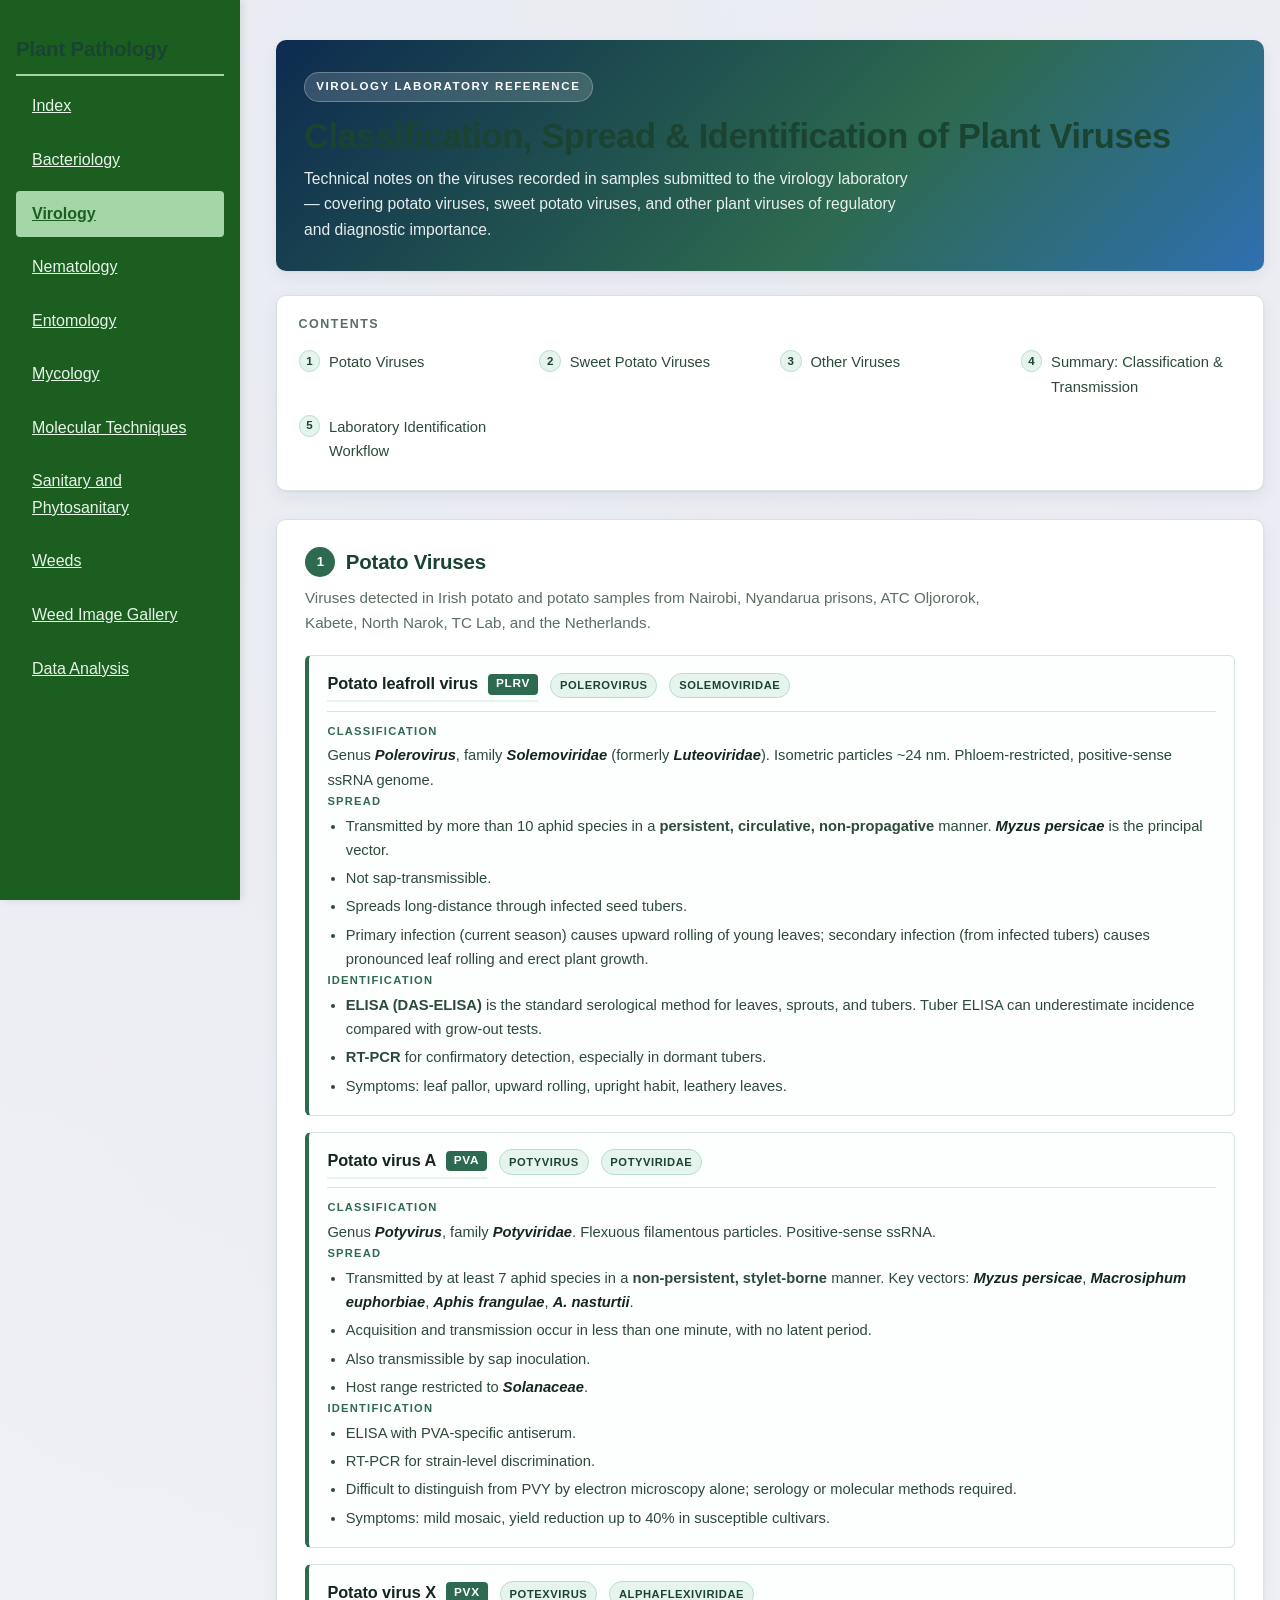
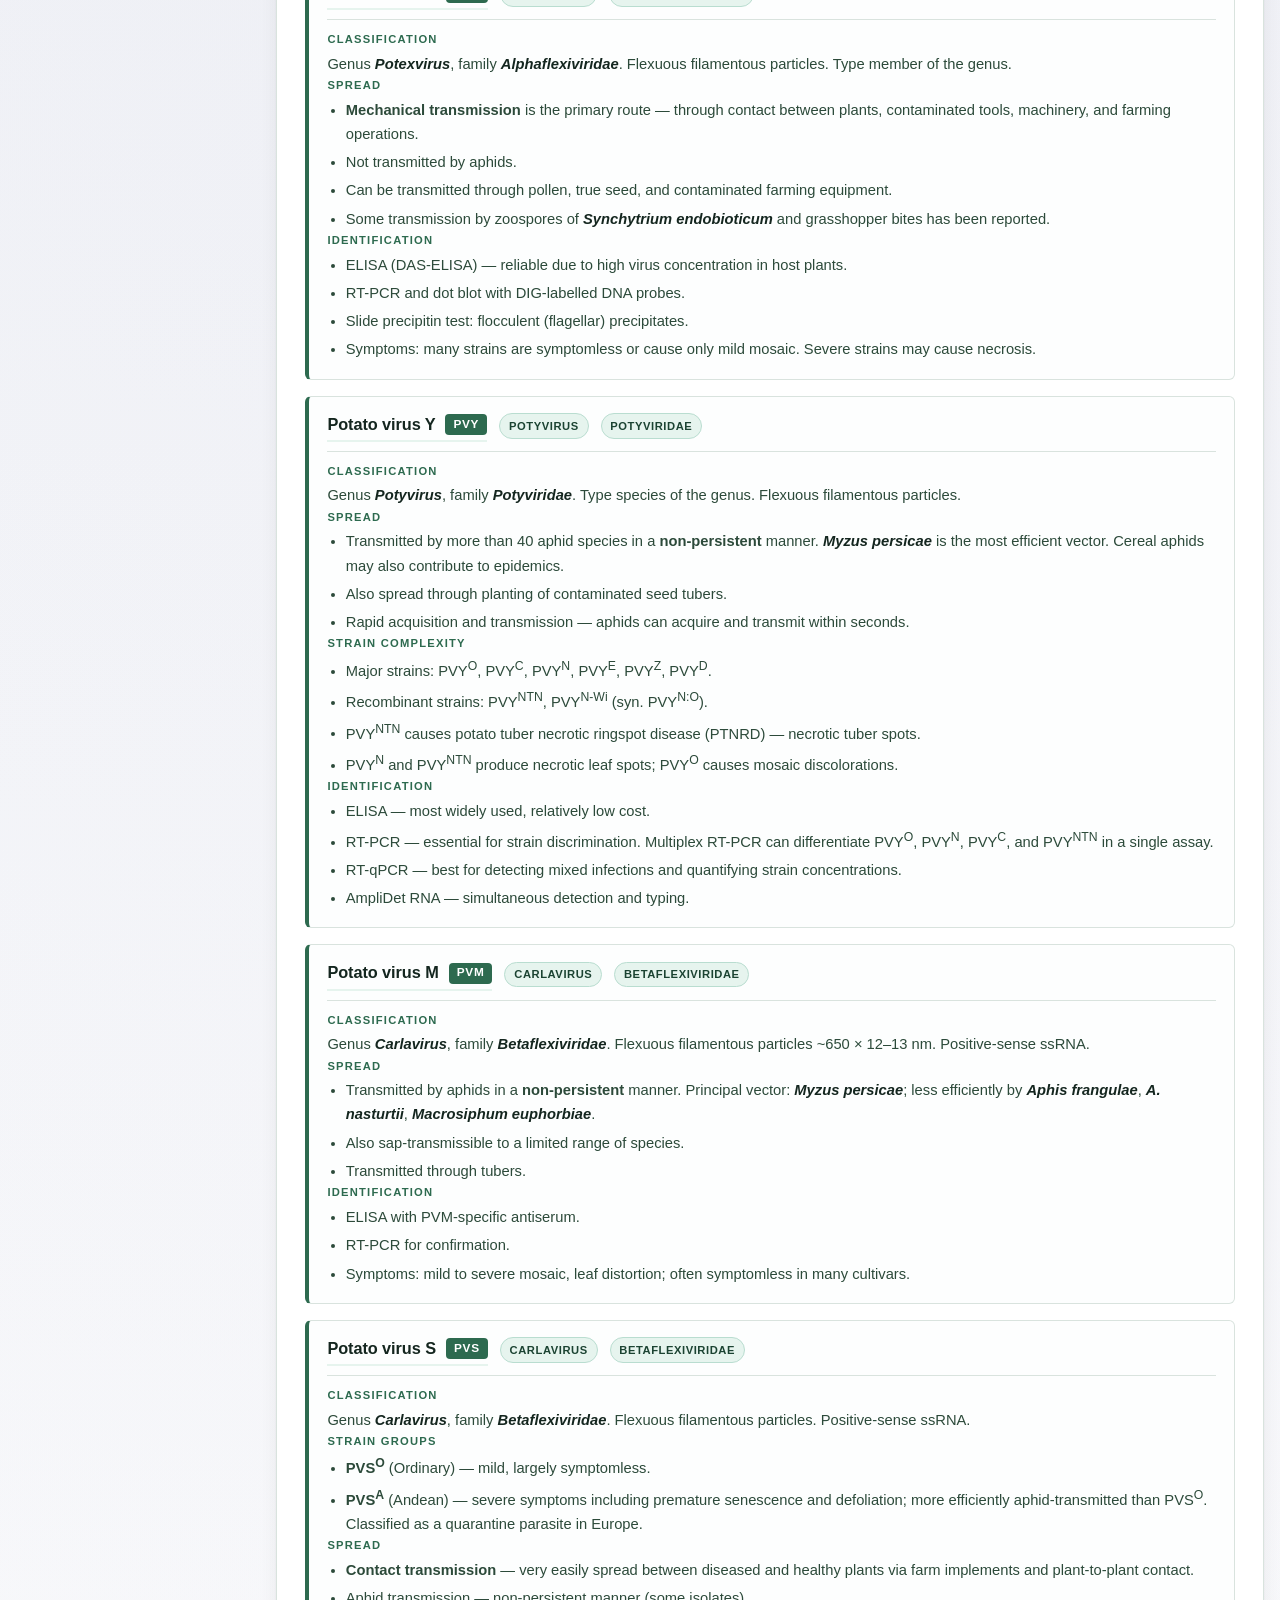
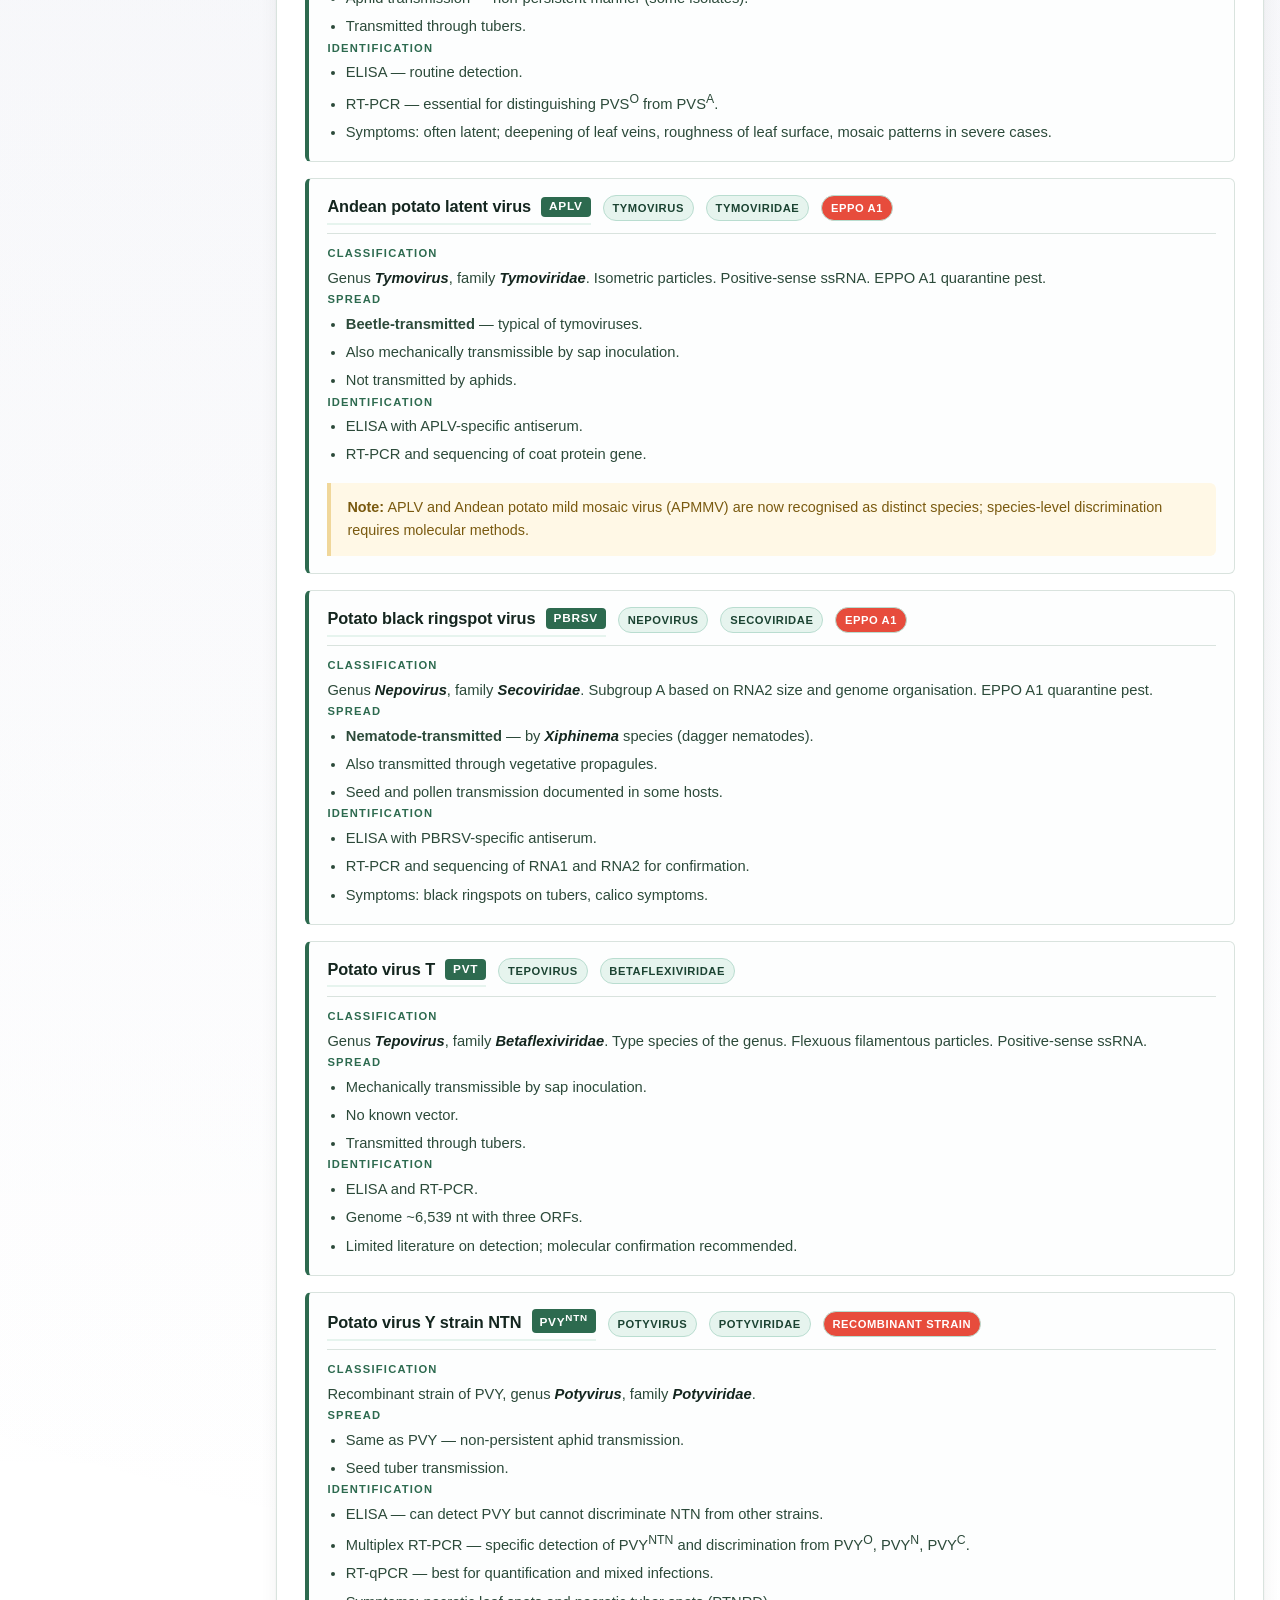
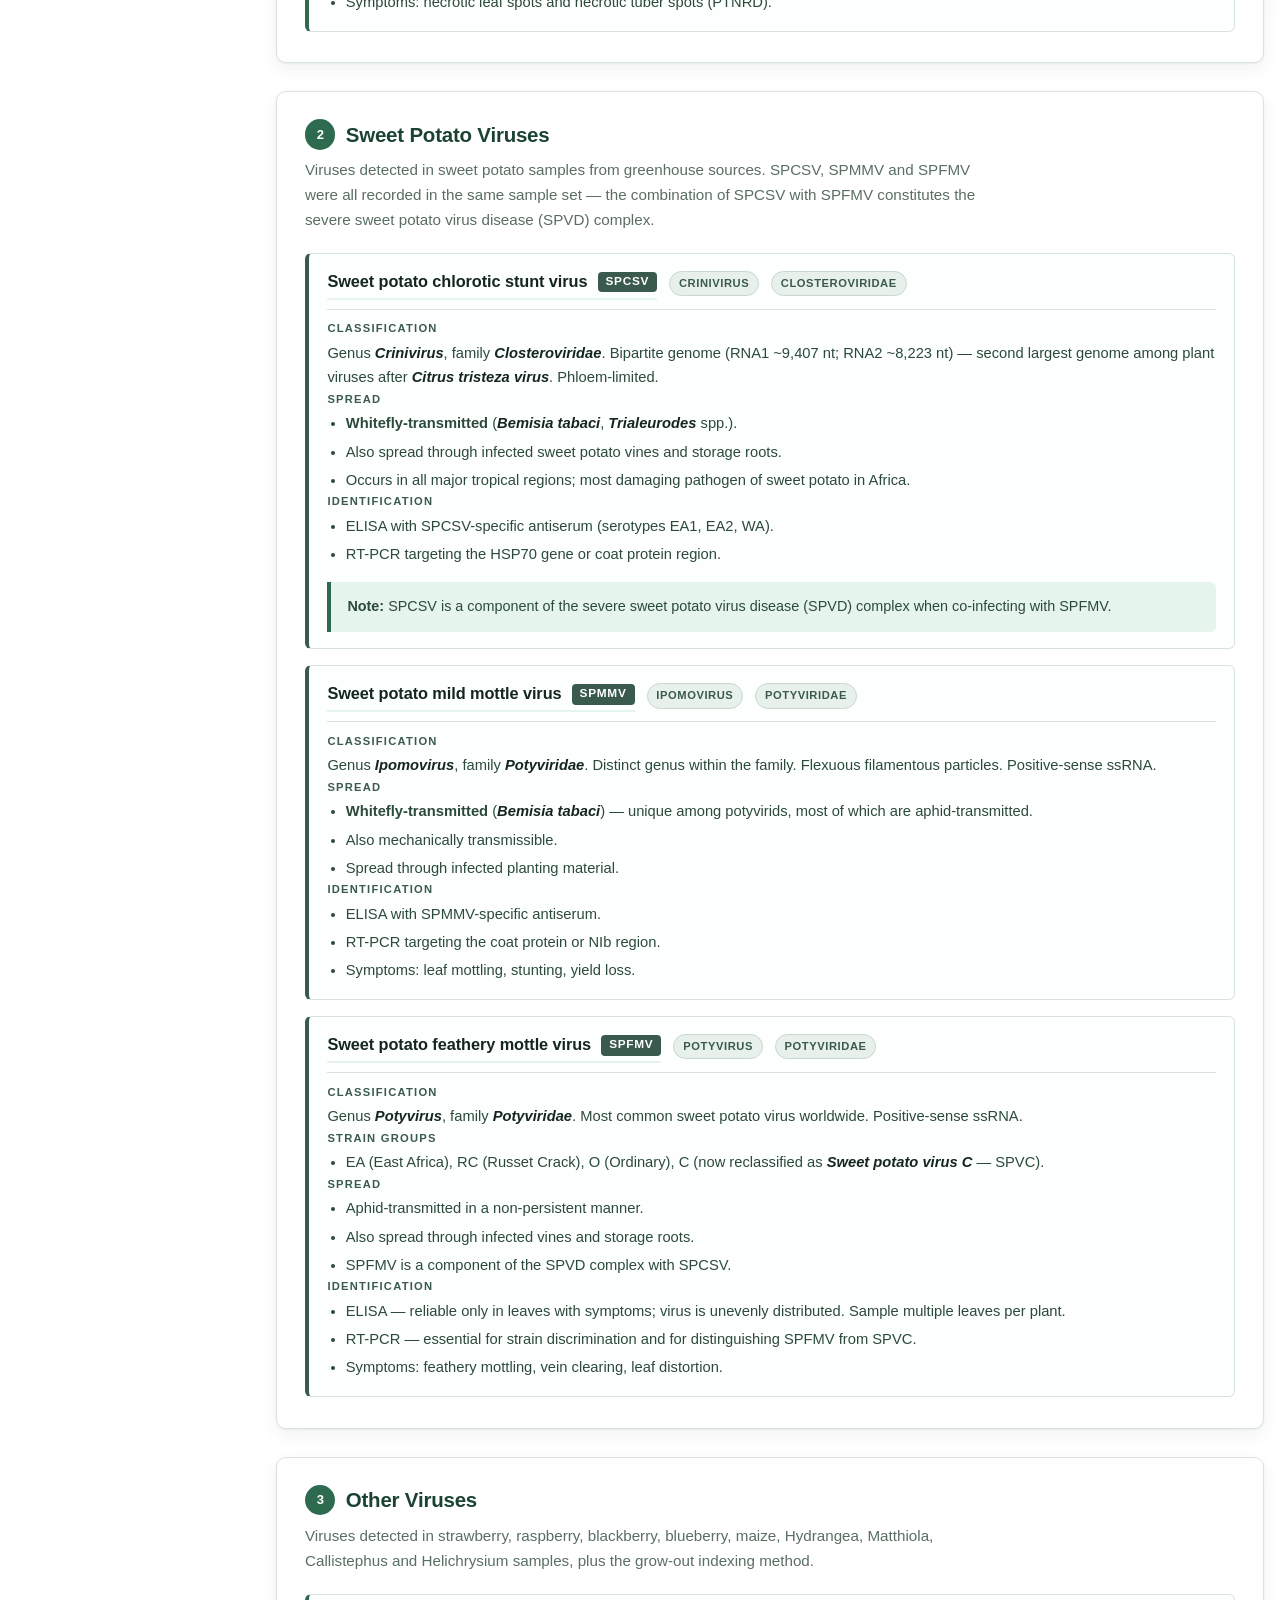
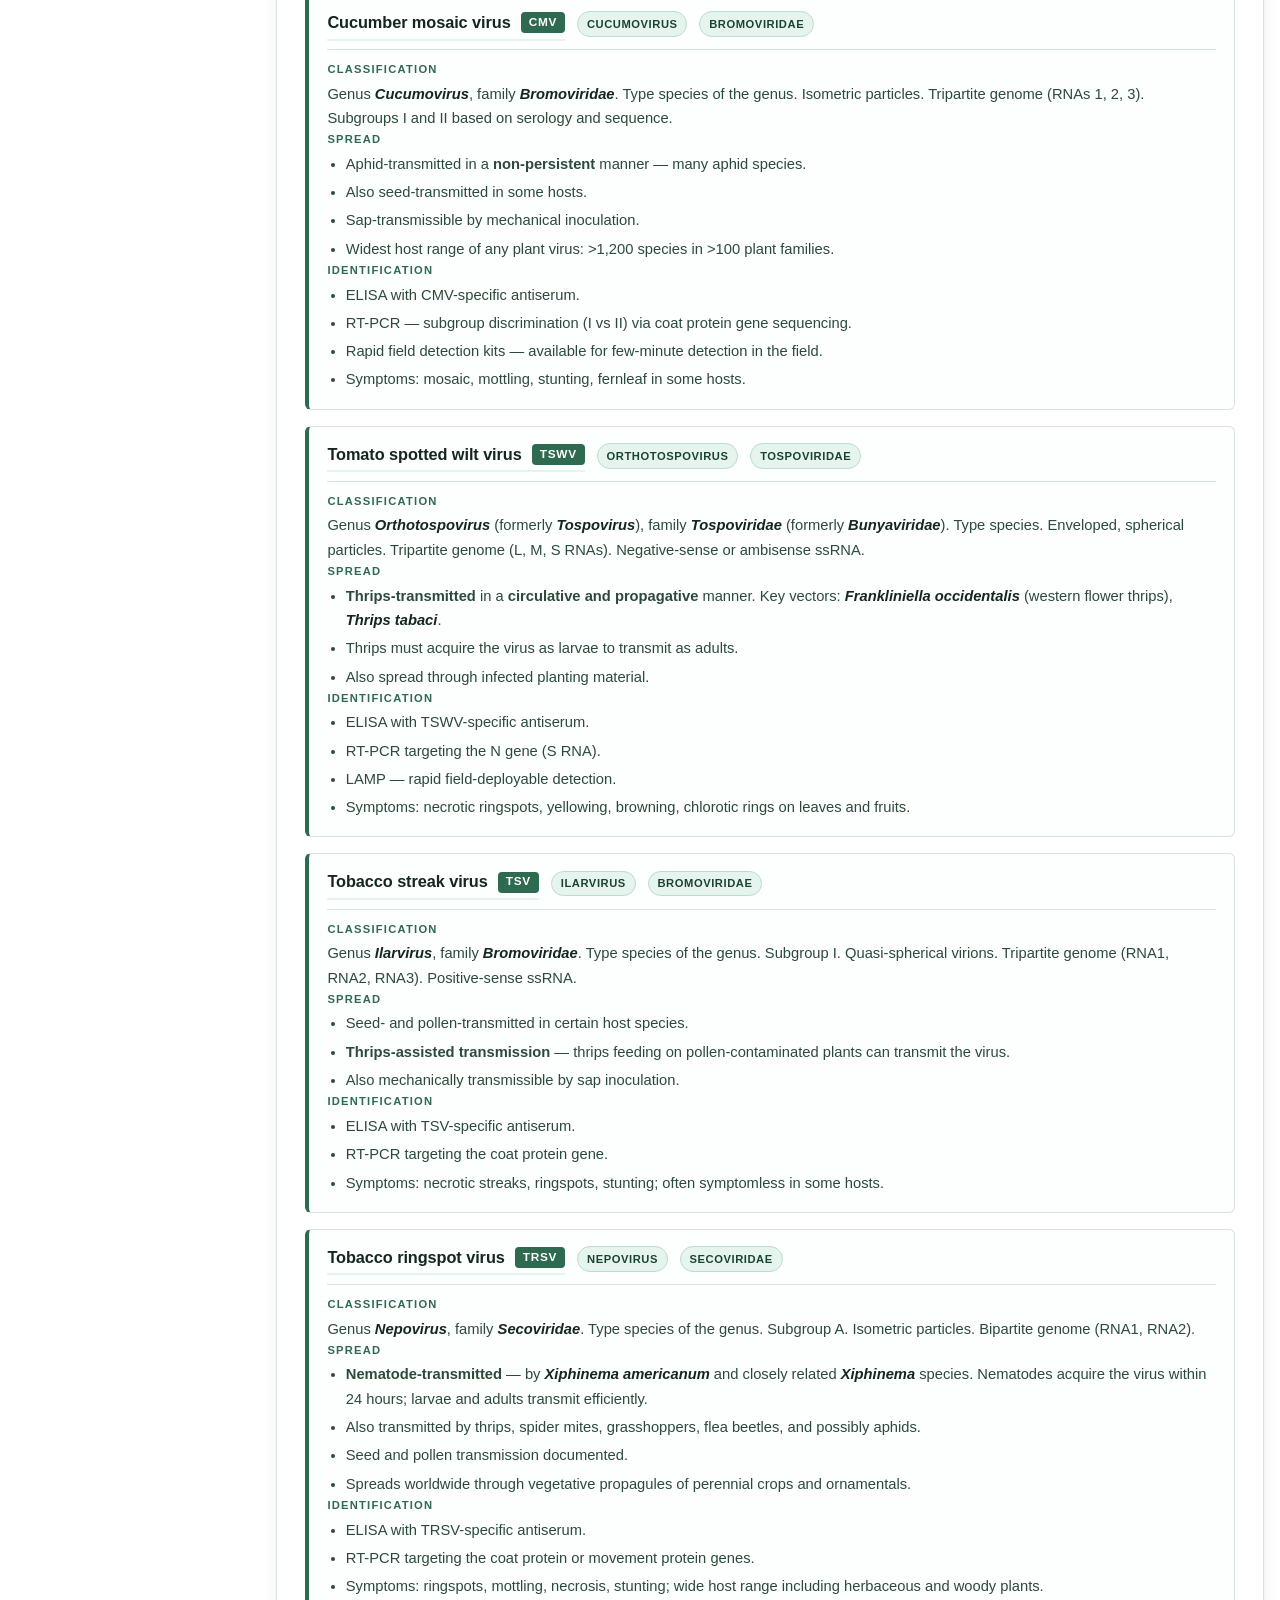
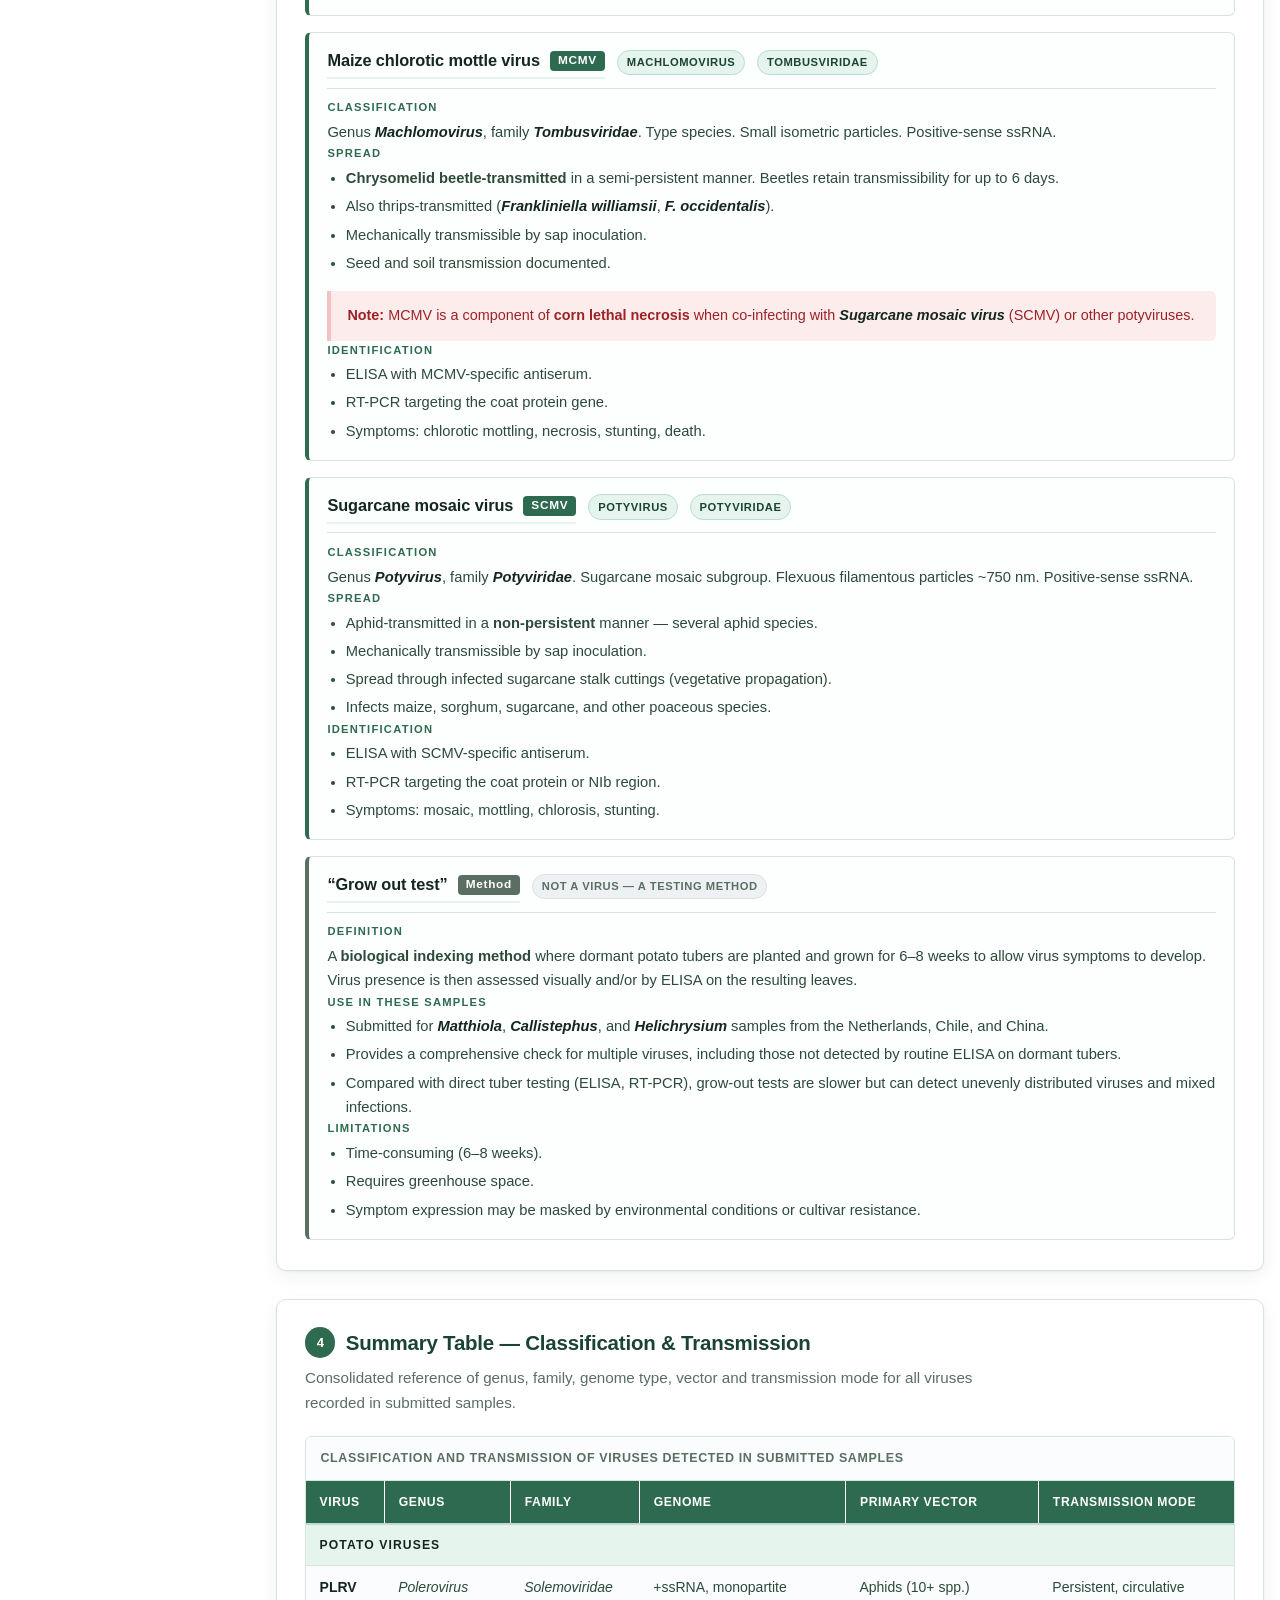
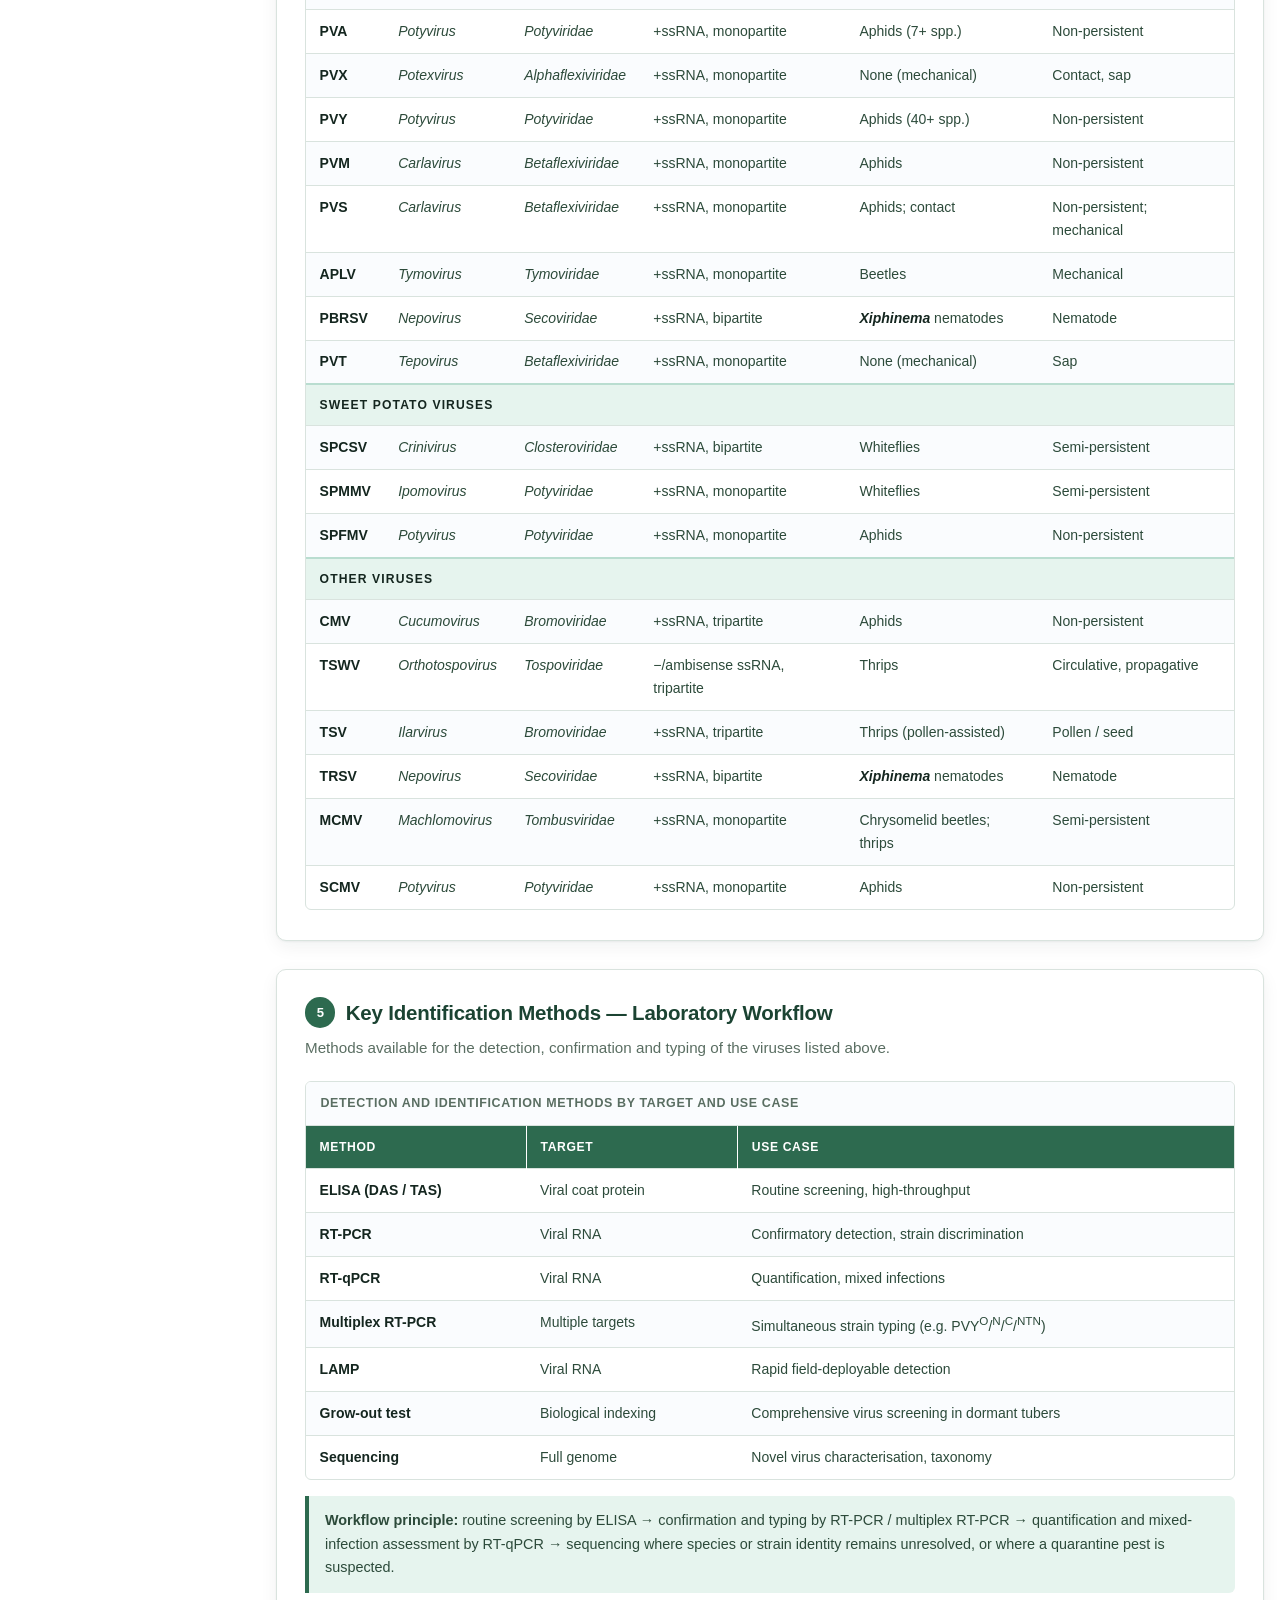
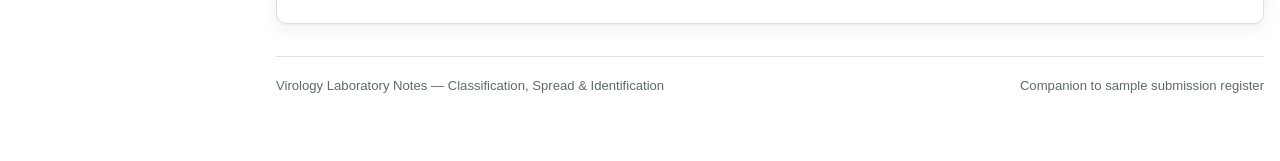
<file: virology.html>
<!DOCTYPE html>
<html lang="en">
<head>
<meta charset="UTF-8">
    <meta name="viewport" content="width=device-width, initial-scale=1.0">
    <title>Virology Notes — Classification, Spread &amp; Identification of Plant Viruses</title>
    <link rel="stylesheet" href="style.css">
</head>
<body class="virology">
<div class="wrap">

  <!-- ===================== MASTHEAD ===================== -->
  <header class="masthead">
    <span class="eyebrow">Virology Laboratory Reference</span>
    <h1>Classification, Spread &amp; Identification of Plant Viruses</h1>
    <p>
      Technical notes on the viruses recorded in samples submitted to the virology laboratory —
      covering potato viruses, sweet potato viruses, and other plant viruses of regulatory and
      diagnostic importance.
    </p>
  </header>

  <!-- ===================== CONTENTS ===================== -->
  <nav class="toc" aria-label="Contents">
    <h2>Contents</h2>
    <ol>
      <li><a href="#potato">Potato Viruses</a></li>
      <li><a href="#sweetpotato">Sweet Potato Viruses</a></li>
      <li><a href="#other">Other Viruses</a></li>
      <li><a href="#summary">Summary: Classification &amp; Transmission</a></li>
      <li><a href="#workflow">Laboratory Identification Workflow</a></li>
    </ol>
  </nav>

  <!-- ============================================================
       1. POTATO VIRUSES
       ============================================================ -->
  <section id="potato">
    <h2><span class="num">1</span> Potato Viruses</h2>
    <p class="lede">
      Viruses detected in Irish potato and potato samples from Nairobi, Nyandarua prisons,
      ATC Oljororok, Kabete, North Narok, TC Lab, and the Netherlands.
    </p>

    <!-- ---------- PLRV ---------- -->
    <article class="virus" id="plrv">
      <div class="virus__head">
        <h3>Potato leafroll virus <span class="abbr">PLRV</span></h3>
        <span class="tag">Polerovirus</span>
        <span class="tag">Solemoviridae</span>
      </div>

      <div class="block">
        <span class="block__label">Classification</span>
        <p>
          Genus <em class="sci">Polerovirus</em>, family <em class="sci">Solemoviridae</em>
          (formerly <em class="sci">Luteoviridae</em>). Isometric particles ~24 nm.
          Phloem-restricted, positive-sense ssRNA genome.
        </p>
      </div>

      <div class="block">
        <span class="block__label">Spread</span>
        <ul>
          <li>
            Transmitted by more than 10 aphid species in a <strong>persistent, circulative,
            non-propagative</strong> manner. <em class="sci">Myzus persicae</em> is the principal
            vector.
          </li>
          <li>Not sap-transmissible.</li>
          <li>Spreads long-distance through infected seed tubers.</li>
          <li>
            Primary infection (current season) causes upward rolling of young leaves; secondary
            infection (from infected tubers) causes pronounced leaf rolling and erect plant growth.
          </li>
        </ul>
      </div>

      <div class="block">
        <span class="block__label">Identification</span>
        <ul>
          <li>
            <strong>ELISA (DAS-ELISA)</strong> is the standard serological method for leaves,
            sprouts, and tubers. Tuber ELISA can underestimate incidence compared with grow-out
            tests.
          </li>
          <li><strong>RT-PCR</strong> for confirmatory detection, especially in dormant tubers.</li>
          <li>Symptoms: leaf pallor, upward rolling, upright habit, leathery leaves.</li>
        </ul>
      </div>
    </article>

    <!-- ---------- PVA ---------- -->
    <article class="virus" id="pva">
      <div class="virus__head">
        <h3>Potato virus A <span class="abbr">PVA</span></h3>
        <span class="tag">Potyvirus</span>
        <span class="tag">Potyviridae</span>
      </div>

      <div class="block">
        <span class="block__label">Classification</span>
        <p>
          Genus <em class="sci">Potyvirus</em>, family <em class="sci">Potyviridae</em>.
          Flexuous filamentous particles. Positive-sense ssRNA.
        </p>
      </div>

      <div class="block">
        <span class="block__label">Spread</span>
        <ul>
          <li>
            Transmitted by at least 7 aphid species in a <strong>non-persistent, stylet-borne</strong>
            manner. Key vectors: <em class="sci">Myzus persicae</em>,
            <em class="sci">Macrosiphum euphorbiae</em>, <em class="sci">Aphis frangulae</em>,
            <em class="sci">A. nasturtii</em>.
          </li>
          <li>
            Acquisition and transmission occur in less than one minute, with no latent period.
          </li>
          <li>Also transmissible by sap inoculation.</li>
          <li>Host range restricted to <em class="sci">Solanaceae</em>.</li>
        </ul>
      </div>

      <div class="block">
        <span class="block__label">Identification</span>
        <ul>
          <li>ELISA with PVA-specific antiserum.</li>
          <li>RT-PCR for strain-level discrimination.</li>
          <li>
            Difficult to distinguish from PVY by electron microscopy alone; serology or molecular
            methods required.
          </li>
          <li>Symptoms: mild mosaic, yield reduction up to 40% in susceptible cultivars.</li>
        </ul>
      </div>
    </article>

    <!-- ---------- PVX ---------- -->
    <article class="virus" id="pvx">
      <div class="virus__head">
        <h3>Potato virus X <span class="abbr">PVX</span></h3>
        <span class="tag">Potexvirus</span>
        <span class="tag">Alphaflexiviridae</span>
      </div>

      <div class="block">
        <span class="block__label">Classification</span>
        <p>
          Genus <em class="sci">Potexvirus</em>, family <em class="sci">Alphaflexiviridae</em>.
          Flexuous filamentous particles. Type member of the genus.
        </p>
      </div>

      <div class="block">
        <span class="block__label">Spread</span>
        <ul>
          <li>
            <strong>Mechanical transmission</strong> is the primary route — through contact between
            plants, contaminated tools, machinery, and farming operations.
          </li>
          <li>Not transmitted by aphids.</li>
          <li>Can be transmitted through pollen, true seed, and contaminated farming equipment.</li>
          <li>
            Some transmission by zoospores of <em class="sci">Synchytrium endobioticum</em> and
            grasshopper bites has been reported.
          </li>
        </ul>
      </div>

      <div class="block">
        <span class="block__label">Identification</span>
        <ul>
          <li>ELISA (DAS-ELISA) — reliable due to high virus concentration in host plants.</li>
          <li>RT-PCR and dot blot with DIG-labelled DNA probes.</li>
          <li>Slide precipitin test: flocculent (flagellar) precipitates.</li>
          <li>
            Symptoms: many strains are symptomless or cause only mild mosaic. Severe strains may
            cause necrosis.
          </li>
        </ul>
      </div>
    </article>

    <!-- ---------- PVY ---------- -->
    <article class="virus" id="pvy">
      <div class="virus__head">
        <h3>Potato virus Y <span class="abbr">PVY</span></h3>
        <span class="tag">Potyvirus</span>
        <span class="tag">Potyviridae</span>
      </div>

      <div class="block">
        <span class="block__label">Classification</span>
        <p>
          Genus <em class="sci">Potyvirus</em>, family <em class="sci">Potyviridae</em>.
          Type species of the genus. Flexuous filamentous particles.
        </p>
      </div>

      <div class="block">
        <span class="block__label">Spread</span>
        <ul>
          <li>
            Transmitted by more than 40 aphid species in a <strong>non-persistent</strong> manner.
            <em class="sci">Myzus persicae</em> is the most efficient vector. Cereal aphids may also
            contribute to epidemics.
          </li>
          <li>Also spread through planting of contaminated seed tubers.</li>
          <li>
            Rapid acquisition and transmission — aphids can acquire and transmit within seconds.
          </li>
        </ul>
      </div>

      <div class="block">
        <span class="block__label">Strain complexity</span>
        <ul>
          <li>
            Major strains: PVY<sup>O</sup>, PVY<sup>C</sup>, PVY<sup>N</sup>, PVY<sup>E</sup>,
            PVY<sup>Z</sup>, PVY<sup>D</sup>.
          </li>
          <li>
            Recombinant strains: PVY<sup>NTN</sup>, PVY<sup>N-Wi</sup>
            (syn. PVY<sup>N:O</sup>).
          </li>
          <li>
            PVY<sup>NTN</sup> causes potato tuber necrotic ringspot disease (PTNRD) — necrotic
            tuber spots.
          </li>
          <li>
            PVY<sup>N</sup> and PVY<sup>NTN</sup> produce necrotic leaf spots;
            PVY<sup>O</sup> causes mosaic discolorations.
          </li>
        </ul>
      </div>

      <div class="block">
        <span class="block__label">Identification</span>
        <ul>
          <li>ELISA — most widely used, relatively low cost.</li>
          <li>
            RT-PCR — essential for strain discrimination. Multiplex RT-PCR can differentiate
            PVY<sup>O</sup>, PVY<sup>N</sup>, PVY<sup>C</sup>, and PVY<sup>NTN</sup> in a single
            assay.
          </li>
          <li>RT-qPCR — best for detecting mixed infections and quantifying strain concentrations.</li>
          <li>AmpliDet RNA — simultaneous detection and typing.</li>
        </ul>
      </div>
    </article>

    <!-- ---------- PVM ---------- -->
    <article class="virus" id="pvm">
      <div class="virus__head">
        <h3>Potato virus M <span class="abbr">PVM</span></h3>
        <span class="tag">Carlavirus</span>
        <span class="tag">Betaflexiviridae</span>
      </div>

      <div class="block">
        <span class="block__label">Classification</span>
        <p>
          Genus <em class="sci">Carlavirus</em>, family <em class="sci">Betaflexiviridae</em>.
          Flexuous filamentous particles ~650 × 12–13 nm. Positive-sense ssRNA.
        </p>
      </div>

      <div class="block">
        <span class="block__label">Spread</span>
        <ul>
          <li>
            Transmitted by aphids in a <strong>non-persistent</strong> manner. Principal vector:
            <em class="sci">Myzus persicae</em>; less efficiently by
            <em class="sci">Aphis frangulae</em>, <em class="sci">A. nasturtii</em>,
            <em class="sci">Macrosiphum euphorbiae</em>.
          </li>
          <li>Also sap-transmissible to a limited range of species.</li>
          <li>Transmitted through tubers.</li>
        </ul>
      </div>

      <div class="block">
        <span class="block__label">Identification</span>
        <ul>
          <li>ELISA with PVM-specific antiserum.</li>
          <li>RT-PCR for confirmation.</li>
          <li>
            Symptoms: mild to severe mosaic, leaf distortion; often symptomless in many cultivars.
          </li>
        </ul>
      </div>
    </article>

    <!-- ---------- PVS ---------- -->
    <article class="virus" id="pvs">
      <div class="virus__head">
        <h3>Potato virus S <span class="abbr">PVS</span></h3>
        <span class="tag">Carlavirus</span>
        <span class="tag">Betaflexiviridae</span>
      </div>

      <div class="block">
        <span class="block__label">Classification</span>
        <p>
          Genus <em class="sci">Carlavirus</em>, family <em class="sci">Betaflexiviridae</em>.
          Flexuous filamentous particles. Positive-sense ssRNA.
        </p>
      </div>

      <div class="block">
        <span class="block__label">Strain groups</span>
        <ul>
          <li>
            <strong>PVS<sup>O</sup></strong> (Ordinary) — mild, largely symptomless.
          </li>
          <li>
            <strong>PVS<sup>A</sup></strong> (Andean) — severe symptoms including premature
            senescence and defoliation; more efficiently aphid-transmitted than PVS<sup>O</sup>.
            Classified as a quarantine parasite in Europe.
          </li>
        </ul>
      </div>

      <div class="block">
        <span class="block__label">Spread</span>
        <ul>
          <li>
            <strong>Contact transmission</strong> — very easily spread between diseased and healthy
            plants via farm implements and plant-to-plant contact.
          </li>
          <li>Aphid transmission — non-persistent manner (some isolates).</li>
          <li>Transmitted through tubers.</li>
        </ul>
      </div>

      <div class="block">
        <span class="block__label">Identification</span>
        <ul>
          <li>ELISA — routine detection.</li>
          <li>RT-PCR — essential for distinguishing PVS<sup>O</sup> from PVS<sup>A</sup>.</li>
          <li>
            Symptoms: often latent; deepening of leaf veins, roughness of leaf surface, mosaic
            patterns in severe cases.
          </li>
        </ul>
      </div>
    </article>

    <!-- ---------- APLV ---------- -->
    <article class="virus" id="aplv">
      <div class="virus__head">
        <h3>Andean potato latent virus <span class="abbr">APLV</span></h3>
        <span class="tag">Tymovirus</span>
        <span class="tag">Tymoviridae</span>
        <span class="tag tag--quarantine">EPPO A1</span>
      </div>

      <div class="block">
        <span class="block__label">Classification</span>
        <p>
          Genus <em class="sci">Tymovirus</em>, family <em class="sci">Tymoviridae</em>.
          Isometric particles. Positive-sense ssRNA. EPPO A1 quarantine pest.
        </p>
      </div>

      <div class="block">
        <span class="block__label">Spread</span>
        <ul>
          <li><strong>Beetle-transmitted</strong> — typical of tymoviruses.</li>
          <li>Also mechanically transmissible by sap inoculation.</li>
          <li>Not transmitted by aphids.</li>
        </ul>
      </div>

      <div class="block">
        <span class="block__label">Identification</span>
        <ul>
          <li>ELISA with APLV-specific antiserum.</li>
          <li>RT-PCR and sequencing of coat protein gene.</li>
        </ul>
        <div class="callout callout--warn">
          <strong>Note:</strong> APLV and Andean potato mild mosaic virus (APMMV) are now
          recognised as distinct species; species-level discrimination requires molecular methods.
        </div>
      </div>
    </article>

    <!-- ---------- PBRSV ---------- -->
    <article class="virus" id="pbrsv">
      <div class="virus__head">
        <h3>Potato black ringspot virus <span class="abbr">PBRSV</span></h3>
        <span class="tag">Nepovirus</span>
        <span class="tag">Secoviridae</span>
        <span class="tag tag--quarantine">EPPO A1</span>
      </div>

      <div class="block">
        <span class="block__label">Classification</span>
        <p>
          Genus <em class="sci">Nepovirus</em>, family <em class="sci">Secoviridae</em>.
          Subgroup A based on RNA2 size and genome organisation. EPPO A1 quarantine pest.
        </p>
      </div>

      <div class="block">
        <span class="block__label">Spread</span>
        <ul>
          <li>
            <strong>Nematode-transmitted</strong> — by <em class="sci">Xiphinema</em> species
            (dagger nematodes).
          </li>
          <li>Also transmitted through vegetative propagules.</li>
          <li>Seed and pollen transmission documented in some hosts.</li>
        </ul>
      </div>

      <div class="block">
        <span class="block__label">Identification</span>
        <ul>
          <li>ELISA with PBRSV-specific antiserum.</li>
          <li>RT-PCR and sequencing of RNA1 and RNA2 for confirmation.</li>
          <li>Symptoms: black ringspots on tubers, calico symptoms.</li>
        </ul>
      </div>
    </article>

    <!-- ---------- PVT ---------- -->
    <article class="virus" id="pvt">
      <div class="virus__head">
        <h3>Potato virus T <span class="abbr">PVT</span></h3>
        <span class="tag">Tepovirus</span>
        <span class="tag">Betaflexiviridae</span>
      </div>

      <div class="block">
        <span class="block__label">Classification</span>
        <p>
          Genus <em class="sci">Tepovirus</em>, family <em class="sci">Betaflexiviridae</em>.
          Type species of the genus. Flexuous filamentous particles. Positive-sense ssRNA.
        </p>
      </div>

      <div class="block">
        <span class="block__label">Spread</span>
        <ul>
          <li>Mechanically transmissible by sap inoculation.</li>
          <li>No known vector.</li>
          <li>Transmitted through tubers.</li>
        </ul>
      </div>

      <div class="block">
        <span class="block__label">Identification</span>
        <ul>
          <li>ELISA and RT-PCR.</li>
          <li>Genome ~6,539 nt with three ORFs.</li>
          <li>Limited literature on detection; molecular confirmation recommended.</li>
        </ul>
      </div>
    </article>

    <!-- ---------- PVY-NTN ---------- -->
    <article class="virus" id="pvy-ntn">
      <div class="virus__head">
        <h3>Potato virus Y strain NTN <span class="abbr">PVY<sup>NTN</sup></span></h3>
        <span class="tag">Potyvirus</span>
        <span class="tag">Potyviridae</span>
        <span class="tag tag--quarantine">Recombinant strain</span>
      </div>

      <div class="block">
        <span class="block__label">Classification</span>
        <p>
          Recombinant strain of PVY, genus <em class="sci">Potyvirus</em>,
          family <em class="sci">Potyviridae</em>.
        </p>
      </div>

      <div class="block">
        <span class="block__label">Spread</span>
        <ul>
          <li>Same as PVY — non-persistent aphid transmission.</li>
          <li>Seed tuber transmission.</li>
        </ul>
      </div>

      <div class="block">
        <span class="block__label">Identification</span>
        <ul>
          <li>
            ELISA — can detect PVY but cannot discriminate NTN from other strains.
          </li>
          <li>
            Multiplex RT-PCR — specific detection of PVY<sup>NTN</sup> and discrimination from
            PVY<sup>O</sup>, PVY<sup>N</sup>, PVY<sup>C</sup>.
          </li>
          <li>RT-qPCR — best for quantification and mixed infections.</li>
          <li>Symptoms: necrotic leaf spots and necrotic tuber spots (PTNRD).</li>
        </ul>
      </div>
    </article>
  </section>

  <!-- ============================================================
       2. SWEET POTATO VIRUSES
       ============================================================ -->
  <section id="sweetpotato">
    <h2><span class="num">2</span> Sweet Potato Viruses</h2>
    <p class="lede">
      Viruses detected in sweet potato samples from greenhouse sources. SPCSV, SPMMV and SPFMV
      were all recorded in the same sample set — the combination of SPCSV with SPFMV constitutes
      the severe sweet potato virus disease (SPVD) complex.
    </p>

    <!-- ---------- SPCSV ---------- -->
    <article class="virus virus--violet" id="spcsv">
      <div class="virus__head">
        <h3>Sweet potato chlorotic stunt virus <span class="abbr">SPCSV</span></h3>
        <span class="tag tag--violet">Crinivirus</span>
        <span class="tag tag--violet">Closteroviridae</span>
      </div>

      <div class="block">
        <span class="block__label">Classification</span>
        <p>
          Genus <em class="sci">Crinivirus</em>, family <em class="sci">Closteroviridae</em>.
          Bipartite genome (RNA1 ~9,407 nt; RNA2 ~8,223 nt) — second largest genome among plant
          viruses after <em class="sci">Citrus tristeza virus</em>. Phloem-limited.
        </p>
      </div>

      <div class="block">
        <span class="block__label">Spread</span>
        <ul>
          <li>
            <strong>Whitefly-transmitted</strong> (<em class="sci">Bemisia tabaci</em>,
            <em class="sci">Trialeurodes</em> spp.).
          </li>
          <li>Also spread through infected sweet potato vines and storage roots.</li>
          <li>
            Occurs in all major tropical regions; most damaging pathogen of sweet potato in Africa.
          </li>
        </ul>
      </div>

      <div class="block">
        <span class="block__label">Identification</span>
        <ul>
          <li>
            ELISA with SPCSV-specific antiserum (serotypes EA1, EA2, WA).
          </li>
          <li>RT-PCR targeting the HSP70 gene or coat protein region.</li>
        </ul>
        <div class="callout">
          <strong>Note:</strong> SPCSV is a component of the severe sweet potato virus disease
          (SPVD) complex when co-infecting with SPFMV.
        </div>
      </div>
    </article>

    <!-- ---------- SPMMV ---------- -->
    <article class="virus virus--violet" id="spmmv">
      <div class="virus__head">
        <h3>Sweet potato mild mottle virus <span class="abbr">SPMMV</span></h3>
        <span class="tag tag--violet">Ipomovirus</span>
        <span class="tag tag--violet">Potyviridae</span>
      </div>

      <div class="block">
        <span class="block__label">Classification</span>
        <p>
          Genus <em class="sci">Ipomovirus</em>, family <em class="sci">Potyviridae</em>.
          Distinct genus within the family. Flexuous filamentous particles. Positive-sense ssRNA.
        </p>
      </div>

      <div class="block">
        <span class="block__label">Spread</span>
        <ul>
          <li>
            <strong>Whitefly-transmitted</strong> (<em class="sci">Bemisia tabaci</em>) — unique
            among potyvirids, most of which are aphid-transmitted.
          </li>
          <li>Also mechanically transmissible.</li>
          <li>Spread through infected planting material.</li>
        </ul>
      </div>

      <div class="block">
        <span class="block__label">Identification</span>
        <ul>
          <li>ELISA with SPMMV-specific antiserum.</li>
          <li>RT-PCR targeting the coat protein or NIb region.</li>
          <li>Symptoms: leaf mottling, stunting, yield loss.</li>
        </ul>
      </div>
    </article>

    <!-- ---------- SPFMV ---------- -->
    <article class="virus virus--violet" id="spfmv">
      <div class="virus__head">
        <h3>Sweet potato feathery mottle virus <span class="abbr">SPFMV</span></h3>
        <span class="tag tag--violet">Potyvirus</span>
        <span class="tag tag--violet">Potyviridae</span>
      </div>

      <div class="block">
        <span class="block__label">Classification</span>
        <p>
          Genus <em class="sci">Potyvirus</em>, family <em class="sci">Potyviridae</em>.
          Most common sweet potato virus worldwide. Positive-sense ssRNA.
        </p>
      </div>

      <div class="block">
        <span class="block__label">Strain groups</span>
        <ul>
          <li>
            EA (East Africa), RC (Russet Crack), O (Ordinary), C (now reclassified as
            <em class="sci">Sweet potato virus C</em> — SPVC).
          </li>
        </ul>
      </div>

      <div class="block">
        <span class="block__label">Spread</span>
        <ul>
          <li>Aphid-transmitted in a non-persistent manner.</li>
          <li>Also spread through infected vines and storage roots.</li>
          <li>SPFMV is a component of the SPVD complex with SPCSV.</li>
        </ul>
      </div>

      <div class="block">
        <span class="block__label">Identification</span>
        <ul>
          <li>
            ELISA — reliable only in leaves with symptoms; virus is unevenly distributed. Sample
            multiple leaves per plant.
          </li>
          <li>
            RT-PCR — essential for strain discrimination and for distinguishing SPFMV from SPVC.
          </li>
          <li>Symptoms: feathery mottling, vein clearing, leaf distortion.</li>
        </ul>
      </div>
    </article>
  </section>

  <!-- ============================================================
       3. OTHER VIRUSES
       ============================================================ -->
  <section id="other">
    <h2><span class="num">3</span> Other Viruses</h2>
    <p class="lede">
      Viruses detected in strawberry, raspberry, blackberry, blueberry, maize, Hydrangea,
      Matthiola, Callistephus and Helichrysium samples, plus the grow-out indexing method.
    </p>

    <!-- ---------- CMV ---------- -->
    <article class="virus" id="cmv">
      <div class="virus__head">
        <h3>Cucumber mosaic virus <span class="abbr">CMV</span></h3>
        <span class="tag">Cucumovirus</span>
        <span class="tag">Bromoviridae</span>
      </div>

      <div class="block">
        <span class="block__label">Classification</span>
        <p>
          Genus <em class="sci">Cucumovirus</em>, family <em class="sci">Bromoviridae</em>.
          Type species of the genus. Isometric particles. Tripartite genome (RNAs 1, 2, 3).
          Subgroups I and II based on serology and sequence.
        </p>
      </div>

      <div class="block">
        <span class="block__label">Spread</span>
        <ul>
          <li>Aphid-transmitted in a <strong>non-persistent</strong> manner — many aphid species.</li>
          <li>Also seed-transmitted in some hosts.</li>
          <li>Sap-transmissible by mechanical inoculation.</li>
          <li>
            Widest host range of any plant virus: &gt;1,200 species in &gt;100 plant families.
          </li>
        </ul>
      </div>

      <div class="block">
        <span class="block__label">Identification</span>
        <ul>
          <li>ELISA with CMV-specific antiserum.</li>
          <li>
            RT-PCR — subgroup discrimination (I vs II) via coat protein gene sequencing.
          </li>
          <li>Rapid field detection kits — available for few-minute detection in the field.</li>
          <li>Symptoms: mosaic, mottling, stunting, fernleaf in some hosts.</li>
        </ul>
      </div>
    </article>

    <!-- ---------- TSWV ---------- -->
    <article class="virus" id="tswv">
      <div class="virus__head">
        <h3>Tomato spotted wilt virus <span class="abbr">TSWV</span></h3>
        <span class="tag">Orthotospovirus</span>
        <span class="tag">Tospoviridae</span>
      </div>

      <div class="block">
        <span class="block__label">Classification</span>
        <p>
          Genus <em class="sci">Orthotospovirus</em> (formerly <em class="sci">Tospovirus</em>),
          family <em class="sci">Tospoviridae</em> (formerly <em class="sci">Bunyaviridae</em>).
          Type species. Enveloped, spherical particles. Tripartite genome (L, M, S RNAs).
          Negative-sense or ambisense ssRNA.
        </p>
      </div>

      <div class="block">
        <span class="block__label">Spread</span>
        <ul>
          <li>
            <strong>Thrips-transmitted</strong> in a <strong>circulative and propagative</strong>
            manner. Key vectors: <em class="sci">Frankliniella occidentalis</em> (western flower
            thrips), <em class="sci">Thrips tabaci</em>.
          </li>
          <li>Thrips must acquire the virus as larvae to transmit as adults.</li>
          <li>Also spread through infected planting material.</li>
        </ul>
      </div>

      <div class="block">
        <span class="block__label">Identification</span>
        <ul>
          <li>ELISA with TSWV-specific antiserum.</li>
          <li>RT-PCR targeting the N gene (S RNA).</li>
          <li>LAMP — rapid field-deployable detection.</li>
          <li>
            Symptoms: necrotic ringspots, yellowing, browning, chlorotic rings on leaves and
            fruits.
          </li>
        </ul>
      </div>
    </article>

    <!-- ---------- TSV ---------- -->
    <article class="virus" id="tsv">
      <div class="virus__head">
        <h3>Tobacco streak virus <span class="abbr">TSV</span></h3>
        <span class="tag">Ilarvirus</span>
        <span class="tag">Bromoviridae</span>
      </div>

      <div class="block">
        <span class="block__label">Classification</span>
        <p>
          Genus <em class="sci">Ilarvirus</em>, family <em class="sci">Bromoviridae</em>.
          Type species of the genus. Subgroup I. Quasi-spherical virions. Tripartite genome
          (RNA1, RNA2, RNA3). Positive-sense ssRNA.
        </p>
      </div>

      <div class="block">
        <span class="block__label">Spread</span>
        <ul>
          <li>Seed- and pollen-transmitted in certain host species.</li>
          <li>
            <strong>Thrips-assisted transmission</strong> — thrips feeding on pollen-contaminated
            plants can transmit the virus.
          </li>
          <li>Also mechanically transmissible by sap inoculation.</li>
        </ul>
      </div>

      <div class="block">
        <span class="block__label">Identification</span>
        <ul>
          <li>ELISA with TSV-specific antiserum.</li>
          <li>RT-PCR targeting the coat protein gene.</li>
          <li>Symptoms: necrotic streaks, ringspots, stunting; often symptomless in some hosts.</li>
        </ul>
      </div>
    </article>

    <!-- ---------- TRSV ---------- -->
    <article class="virus" id="trsv">
      <div class="virus__head">
        <h3>Tobacco ringspot virus <span class="abbr">TRSV</span></h3>
        <span class="tag">Nepovirus</span>
        <span class="tag">Secoviridae</span>
      </div>

      <div class="block">
        <span class="block__label">Classification</span>
        <p>
          Genus <em class="sci">Nepovirus</em>, family <em class="sci">Secoviridae</em>.
          Type species of the genus. Subgroup A. Isometric particles. Bipartite genome
          (RNA1, RNA2).
        </p>
      </div>

      <div class="block">
        <span class="block__label">Spread</span>
        <ul>
          <li>
            <strong>Nematode-transmitted</strong> — by <em class="sci">Xiphinema americanum</em>
            and closely related <em class="sci">Xiphinema</em> species. Nematodes acquire the virus
            within 24 hours; larvae and adults transmit efficiently.
          </li>
          <li>
            Also transmitted by thrips, spider mites, grasshoppers, flea beetles, and possibly
            aphids.
          </li>
          <li>Seed and pollen transmission documented.</li>
          <li>
            Spreads worldwide through vegetative propagules of perennial crops and ornamentals.
          </li>
        </ul>
      </div>

      <div class="block">
        <span class="block__label">Identification</span>
        <ul>
          <li>ELISA with TRSV-specific antiserum.</li>
          <li>RT-PCR targeting the coat protein or movement protein genes.</li>
          <li>
            Symptoms: ringspots, mottling, necrosis, stunting; wide host range including
            herbaceous and woody plants.
          </li>
        </ul>
      </div>
    </article>

    <!-- ---------- MCMV ---------- -->
    <article class="virus" id="mcmv">
      <div class="virus__head">
        <h3>Maize chlorotic mottle virus <span class="abbr">MCMV</span></h3>
        <span class="tag">Machlomovirus</span>
        <span class="tag">Tombusviridae</span>
      </div>

      <div class="block">
        <span class="block__label">Classification</span>
        <p>
          Genus <em class="sci">Machlomovirus</em>, family <em class="sci">Tombusviridae</em>.
          Type species. Small isometric particles. Positive-sense ssRNA.
        </p>
      </div>

      <div class="block">
        <span class="block__label">Spread</span>
        <ul>
          <li>
            <strong>Chrysomelid beetle-transmitted</strong> in a semi-persistent manner. Beetles
            retain transmissibility for up to 6 days.
          </li>
          <li>
            Also thrips-transmitted (<em class="sci">Frankliniella williamsii</em>,
            <em class="sci">F. occidentalis</em>).
          </li>
          <li>Mechanically transmissible by sap inoculation.</li>
          <li>Seed and soil transmission documented.</li>
        </ul>
        <div class="callout callout--danger">
          <strong>Note:</strong> MCMV is a component of <strong>corn lethal necrosis</strong> when
          co-infecting with <em class="sci">Sugarcane mosaic virus</em> (SCMV) or other
          potyviruses.
        </div>
      </div>

      <div class="block">
        <span class="block__label">Identification</span>
        <ul>
          <li>ELISA with MCMV-specific antiserum.</li>
          <li>RT-PCR targeting the coat protein gene.</li>
          <li>Symptoms: chlorotic mottling, necrosis, stunting, death.</li>
        </ul>
      </div>
    </article>

    <!-- ---------- SCMV ---------- -->
    <article class="virus" id="scmv">
      <div class="virus__head">
        <h3>Sugarcane mosaic virus <span class="abbr">SCMV</span></h3>
        <span class="tag">Potyvirus</span>
        <span class="tag">Potyviridae</span>
      </div>

      <div class="block">
        <span class="block__label">Classification</span>
        <p>
          Genus <em class="sci">Potyvirus</em>, family <em class="sci">Potyviridae</em>.
          Sugarcane mosaic subgroup. Flexuous filamentous particles ~750 nm. Positive-sense ssRNA.
        </p>
      </div>

      <div class="block">
        <span class="block__label">Spread</span>
        <ul>
          <li>Aphid-transmitted in a <strong>non-persistent</strong> manner — several aphid species.</li>
          <li>Mechanically transmissible by sap inoculation.</li>
          <li>Spread through infected sugarcane stalk cuttings (vegetative propagation).</li>
          <li>
            Infects maize, sorghum, sugarcane, and other poaceous species.
          </li>
        </ul>
      </div>

      <div class="block">
        <span class="block__label">Identification</span>
        <ul>
          <li>ELISA with SCMV-specific antiserum.</li>
          <li>RT-PCR targeting the coat protein or NIb region.</li>
          <li>Symptoms: mosaic, mottling, chlorosis, stunting.</li>
        </ul>
      </div>
    </article>

    <!-- ---------- GROW OUT TEST ---------- -->
    <article class="virus virus--muted" id="growout">
      <div class="virus__head">
        <h3>“Grow out test”         <span class="abbr abbr-bg">Method</span></h3>
        <span class="tag tag-muted">
          Not a virus — a testing method
        </span>
      </div>

      <div class="block">
        <span class="block__label">Definition</span>
        <p>
          A <strong>biological indexing method</strong> where dormant potato tubers are planted and
          grown for 6–8 weeks to allow virus symptoms to develop. Virus presence is then assessed
          visually and/or by ELISA on the resulting leaves.
        </p>
      </div>

      <div class="block">
        <span class="block__label">Use in these samples</span>
        <ul>
          <li>
            Submitted for <em class="sci">Matthiola</em>, <em class="sci">Callistephus</em>, and
            <em class="sci">Helichrysium</em> samples from the Netherlands, Chile, and China.
          </li>
          <li>
            Provides a comprehensive check for multiple viruses, including those not detected by
            routine ELISA on dormant tubers.
          </li>
          <li>
            Compared with direct tuber testing (ELISA, RT-PCR), grow-out tests are slower but can
            detect unevenly distributed viruses and mixed infections.
          </li>
        </ul>
      </div>

      <div class="block">
        <span class="block__label">Limitations</span>
        <ul>
          <li>Time-consuming (6–8 weeks).</li>
          <li>Requires greenhouse space.</li>
          <li>
            Symptom expression may be masked by environmental conditions or cultivar resistance.
          </li>
        </ul>
      </div>
    </article>
  </section>

  <!-- ============================================================
       4. SUMMARY TABLE
       ============================================================ -->
  <section id="summary">
    <h2><span class="num">4</span> Summary Table — Classification &amp; Transmission</h2>
    <p class="lede">
      Consolidated reference of genus, family, genome type, vector and transmission mode for all
      viruses recorded in submitted samples.
    </p>

    <div class="table-scroll">
      <table class="wide">
        <caption>Classification and transmission of viruses detected in submitted samples</caption>
        <thead>
          <tr>
            <th scope="col">Virus</th>
            <th scope="col">Genus</th>
            <th scope="col">Family</th>
            <th scope="col">Genome</th>
            <th scope="col">Primary vector</th>
            <th scope="col">Transmission mode</th>
          </tr>
        </thead>
        <tbody>
          <tr class="group-row"><td colspan="6">Potato viruses</td></tr>
          <tr>
            <td class="cell-abbr">PLRV</td>
            <td class="cell-genus">Polerovirus</td>
            <td class="cell-genus">Solemoviridae</td>
            <td>+ssRNA, monopartite</td>
            <td>Aphids (10+ spp.)</td>
            <td>Persistent, circulative</td>
          </tr>
          <tr>
            <td class="cell-abbr">PVA</td>
            <td class="cell-genus">Potyvirus</td>
            <td class="cell-genus">Potyviridae</td>
            <td>+ssRNA, monopartite</td>
            <td>Aphids (7+ spp.)</td>
            <td>Non-persistent</td>
          </tr>
          <tr>
            <td class="cell-abbr">PVX</td>
            <td class="cell-genus">Potexvirus</td>
            <td class="cell-genus">Alphaflexiviridae</td>
            <td>+ssRNA, monopartite</td>
            <td>None (mechanical)</td>
            <td>Contact, sap</td>
          </tr>
          <tr>
            <td class="cell-abbr">PVY</td>
            <td class="cell-genus">Potyvirus</td>
            <td class="cell-genus">Potyviridae</td>
            <td>+ssRNA, monopartite</td>
            <td>Aphids (40+ spp.)</td>
            <td>Non-persistent</td>
          </tr>
          <tr>
            <td class="cell-abbr">PVM</td>
            <td class="cell-genus">Carlavirus</td>
            <td class="cell-genus">Betaflexiviridae</td>
            <td>+ssRNA, monopartite</td>
            <td>Aphids</td>
            <td>Non-persistent</td>
          </tr>
          <tr>
            <td class="cell-abbr">PVS</td>
            <td class="cell-genus">Carlavirus</td>
            <td class="cell-genus">Betaflexiviridae</td>
            <td>+ssRNA, monopartite</td>
            <td>Aphids; contact</td>
            <td>Non-persistent; mechanical</td>
          </tr>
          <tr>
            <td class="cell-abbr">APLV</td>
            <td class="cell-genus">Tymovirus</td>
            <td class="cell-genus">Tymoviridae</td>
            <td>+ssRNA, monopartite</td>
            <td>Beetles</td>
            <td>Mechanical</td>
          </tr>
          <tr>
            <td class="cell-abbr">PBRSV</td>
            <td class="cell-genus">Nepovirus</td>
            <td class="cell-genus">Secoviridae</td>
            <td>+ssRNA, bipartite</td>
            <td><em class="sci">Xiphinema</em> nematodes</td>
            <td>Nematode</td>
          </tr>
          <tr>
            <td class="cell-abbr">PVT</td>
            <td class="cell-genus">Tepovirus</td>
            <td class="cell-genus">Betaflexiviridae</td>
            <td>+ssRNA, monopartite</td>
            <td>None (mechanical)</td>
            <td>Sap</td>
          </tr>

          <tr class="group-row"><td colspan="6">Sweet potato viruses</td></tr>
          <tr>
            <td class="cell-abbr">SPCSV</td>
            <td class="cell-genus">Crinivirus</td>
            <td class="cell-genus">Closteroviridae</td>
            <td>+ssRNA, bipartite</td>
            <td>Whiteflies</td>
            <td>Semi-persistent</td>
          </tr>
          <tr>
            <td class="cell-abbr">SPMMV</td>
            <td class="cell-genus">Ipomovirus</td>
            <td class="cell-genus">Potyviridae</td>
            <td>+ssRNA, monopartite</td>
            <td>Whiteflies</td>
            <td>Semi-persistent</td>
          </tr>
          <tr>
            <td class="cell-abbr">SPFMV</td>
            <td class="cell-genus">Potyvirus</td>
            <td class="cell-genus">Potyviridae</td>
            <td>+ssRNA, monopartite</td>
            <td>Aphids</td>
            <td>Non-persistent</td>
          </tr>

          <tr class="group-row"><td colspan="6">Other viruses</td></tr>
          <tr>
            <td class="cell-abbr">CMV</td>
            <td class="cell-genus">Cucumovirus</td>
            <td class="cell-genus">Bromoviridae</td>
            <td>+ssRNA, tripartite</td>
            <td>Aphids</td>
            <td>Non-persistent</td>
          </tr>
          <tr>
            <td class="cell-abbr">TSWV</td>
            <td class="cell-genus">Orthotospovirus</td>
            <td class="cell-genus">Tospoviridae</td>
            <td>−/ambisense ssRNA, tripartite</td>
            <td>Thrips</td>
            <td>Circulative, propagative</td>
          </tr>
          <tr>
            <td class="cell-abbr">TSV</td>
            <td class="cell-genus">Ilarvirus</td>
            <td class="cell-genus">Bromoviridae</td>
            <td>+ssRNA, tripartite</td>
            <td>Thrips (pollen-assisted)</td>
            <td>Pollen / seed</td>
          </tr>
          <tr>
            <td class="cell-abbr">TRSV</td>
            <td class="cell-genus">Nepovirus</td>
            <td class="cell-genus">Secoviridae</td>
            <td>+ssRNA, bipartite</td>
            <td><em class="sci">Xiphinema</em> nematodes</td>
            <td>Nematode</td>
          </tr>
          <tr>
            <td class="cell-abbr">MCMV</td>
            <td class="cell-genus">Machlomovirus</td>
            <td class="cell-genus">Tombusviridae</td>
            <td>+ssRNA, monopartite</td>
            <td>Chrysomelid beetles; thrips</td>
            <td>Semi-persistent</td>
          </tr>
          <tr>
            <td class="cell-abbr">SCMV</td>
            <td class="cell-genus">Potyvirus</td>
            <td class="cell-genus">Potyviridae</td>
            <td>+ssRNA, monopartite</td>
            <td>Aphids</td>
            <td>Non-persistent</td>
          </tr>
        </tbody>
      </table>
    </div>
  </section>

  <!-- ============================================================
       5. LABORATORY WORKFLOW
       ============================================================ -->
  <section id="workflow">
    <h2><span class="num">5</span> Key Identification Methods — Laboratory Workflow</h2>
    <p class="lede">
      Methods available for the detection, confirmation and typing of the viruses listed above.
    </p>

    <div class="table-scroll">
      <table class="narrow">
        <caption>Detection and identification methods by target and use case</caption>
        <thead>
          <tr>
            <th scope="col">Method</th>
            <th scope="col">Target</th>
            <th scope="col">Use case</th>
          </tr>
        </thead>
        <tbody>
          <tr>
            <td>ELISA (DAS / TAS)</td>
            <td>Viral coat protein</td>
            <td>Routine screening, high-throughput</td>
          </tr>
          <tr>
            <td>RT-PCR</td>
            <td>Viral RNA</td>
            <td>Confirmatory detection, strain discrimination</td>
          </tr>
          <tr>
            <td>RT-qPCR</td>
            <td>Viral RNA</td>
            <td>Quantification, mixed infections</td>
          </tr>
          <tr>
            <td>Multiplex RT-PCR</td>
            <td>Multiple targets</td>
            <td>
              Simultaneous strain typing (e.g. PVY<sup>O</sup>/<sup>N</sup>/<sup>C</sup>/<sup>NTN</sup>)
            </td>
          </tr>
          <tr>
            <td>LAMP</td>
            <td>Viral RNA</td>
            <td>Rapid field-deployable detection</td>
          </tr>
          <tr>
            <td>Grow-out test</td>
            <td>Biological indexing</td>
            <td>Comprehensive virus screening in dormant tubers</td>
          </tr>
          <tr>
            <td>Sequencing</td>
            <td>Full genome</td>
            <td>Novel virus characterisation, taxonomy</td>
          </tr>
        </tbody>
      </table>
    </div>

    <div class="callout">
      <strong>Workflow principle:</strong> routine screening by ELISA → confirmation and typing by
      RT-PCR / multiplex RT-PCR → quantification and mixed-infection assessment by RT-qPCR →
      sequencing where species or strain identity remains unresolved, or where a quarantine pest
      is suspected.
    </div>
  </section>

  <!-- ===================== FOOTER ===================== -->
  <footer class="doc-footer">
    <span>Virology Laboratory Notes — Classification, Spread &amp; Identification</span>
    <span>Companion to sample submission register</span>
  </footer>

</div>
<script src="script.js"></script>
</body>
</html>
</file>
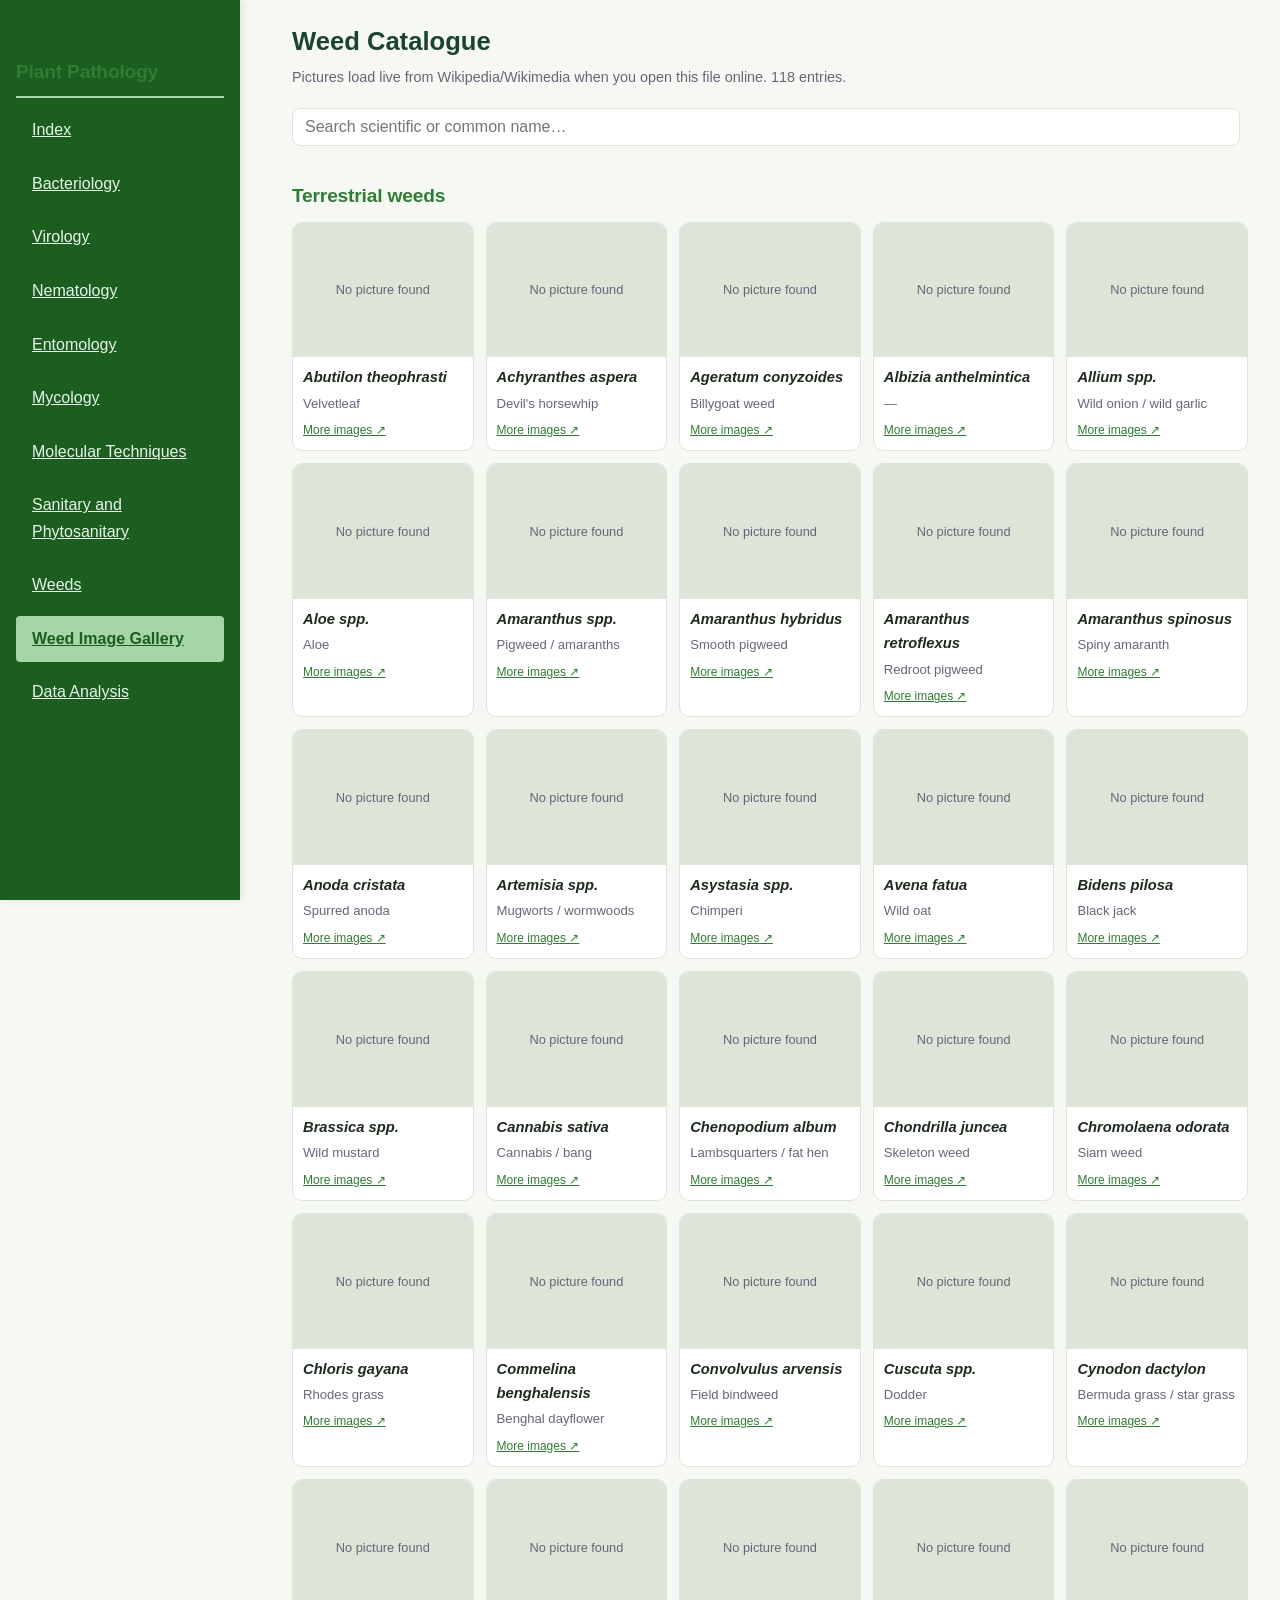
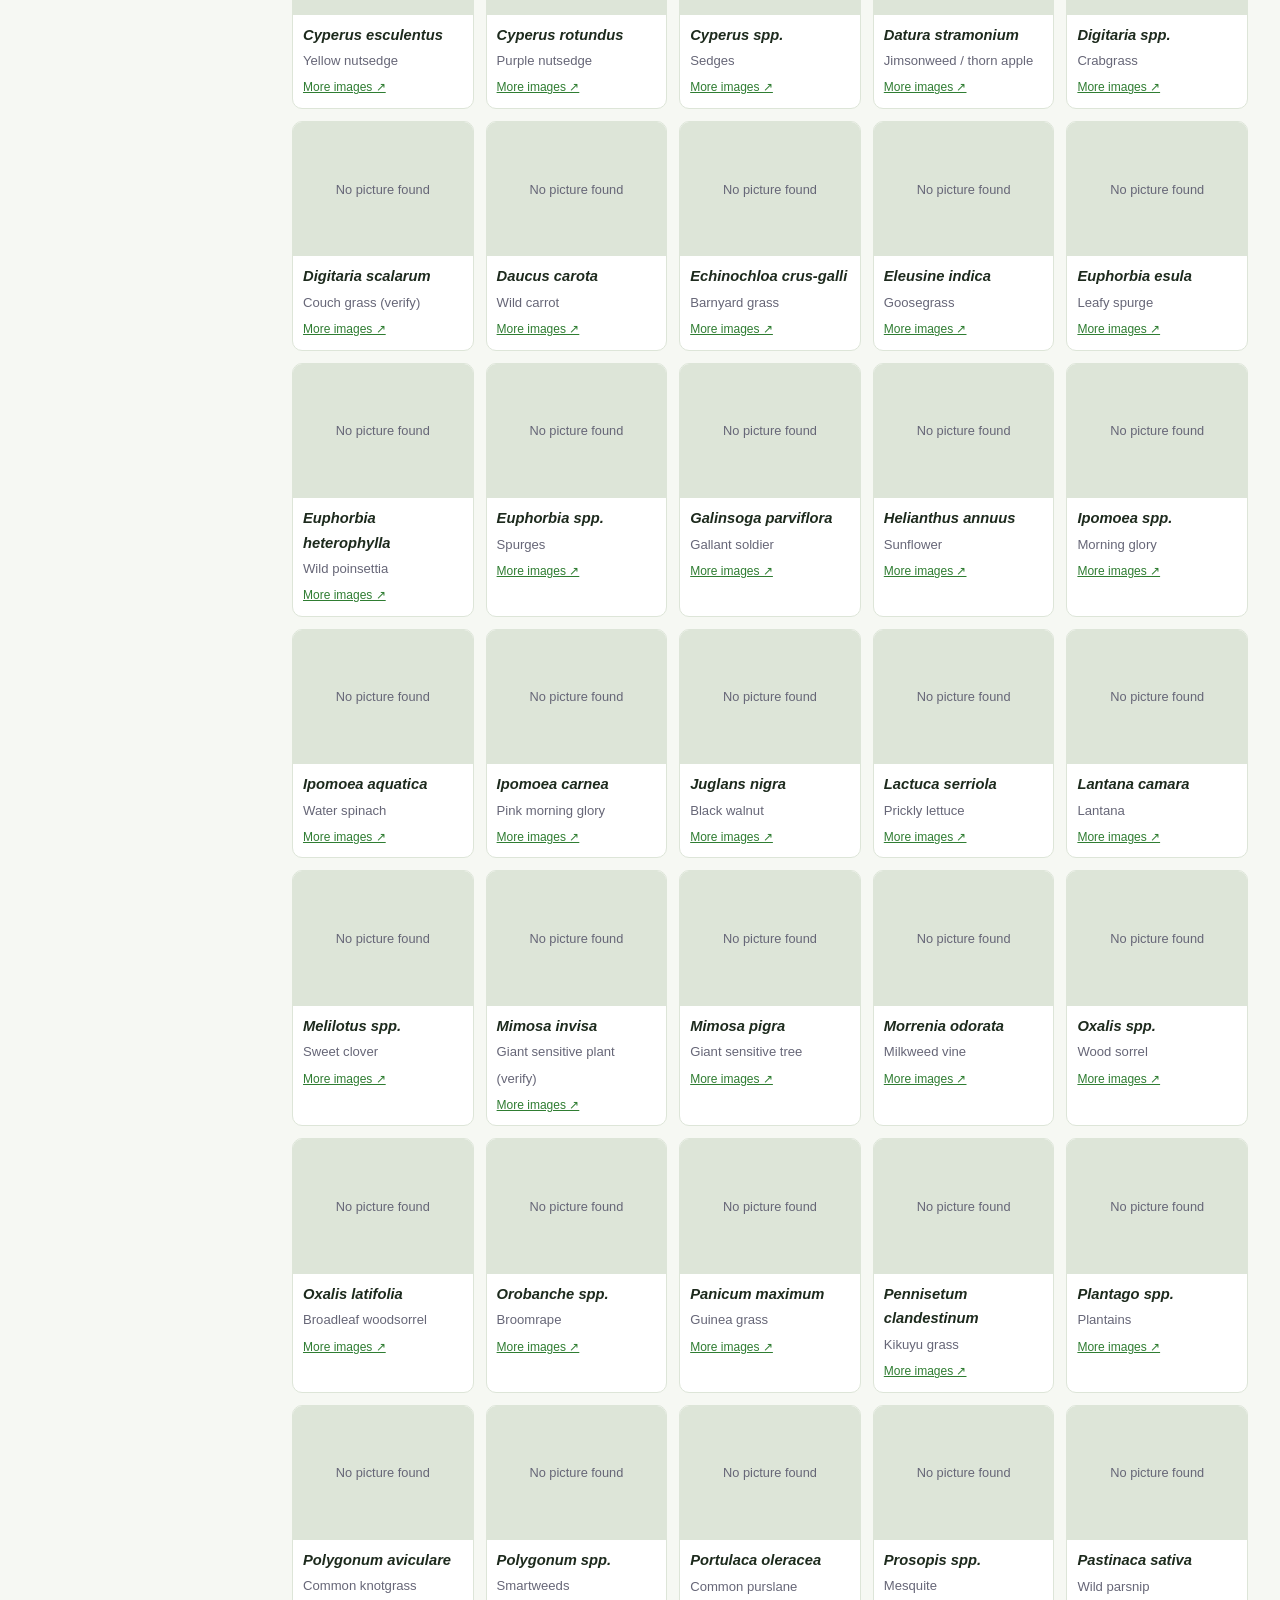
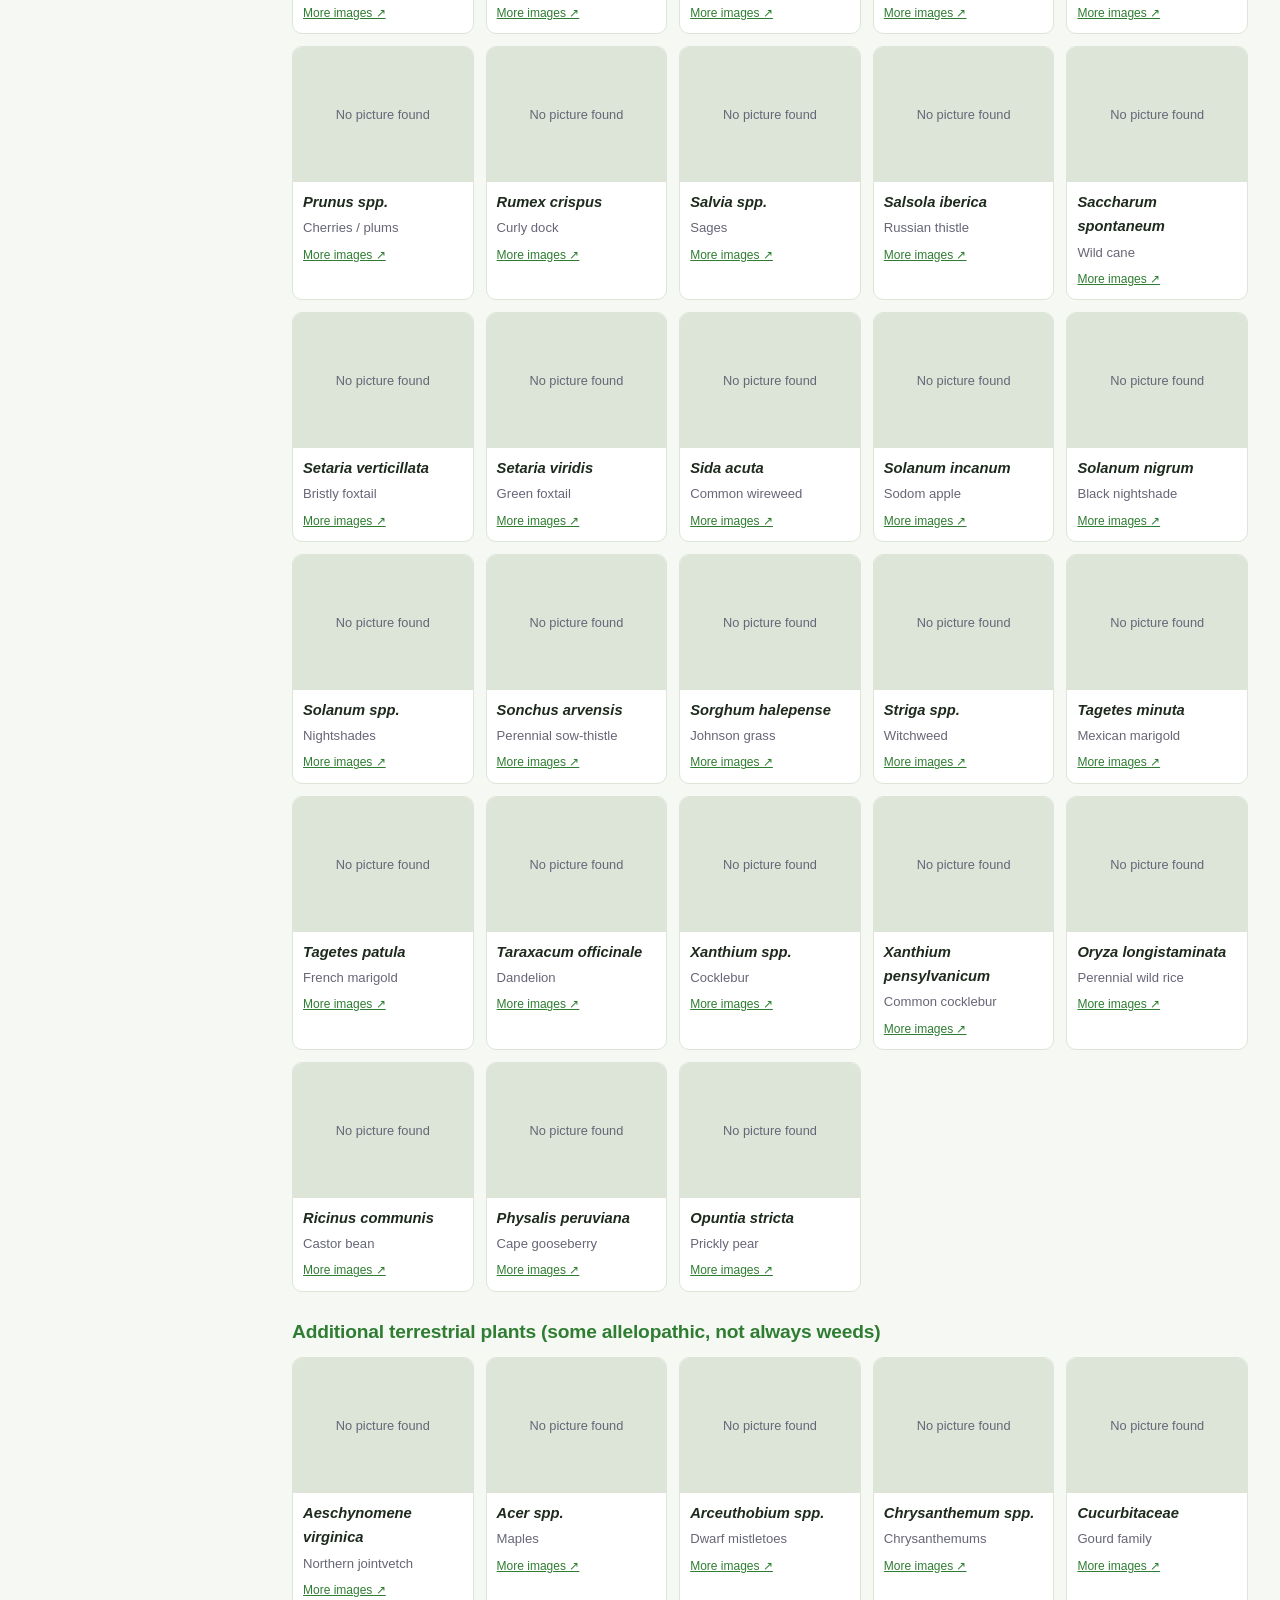
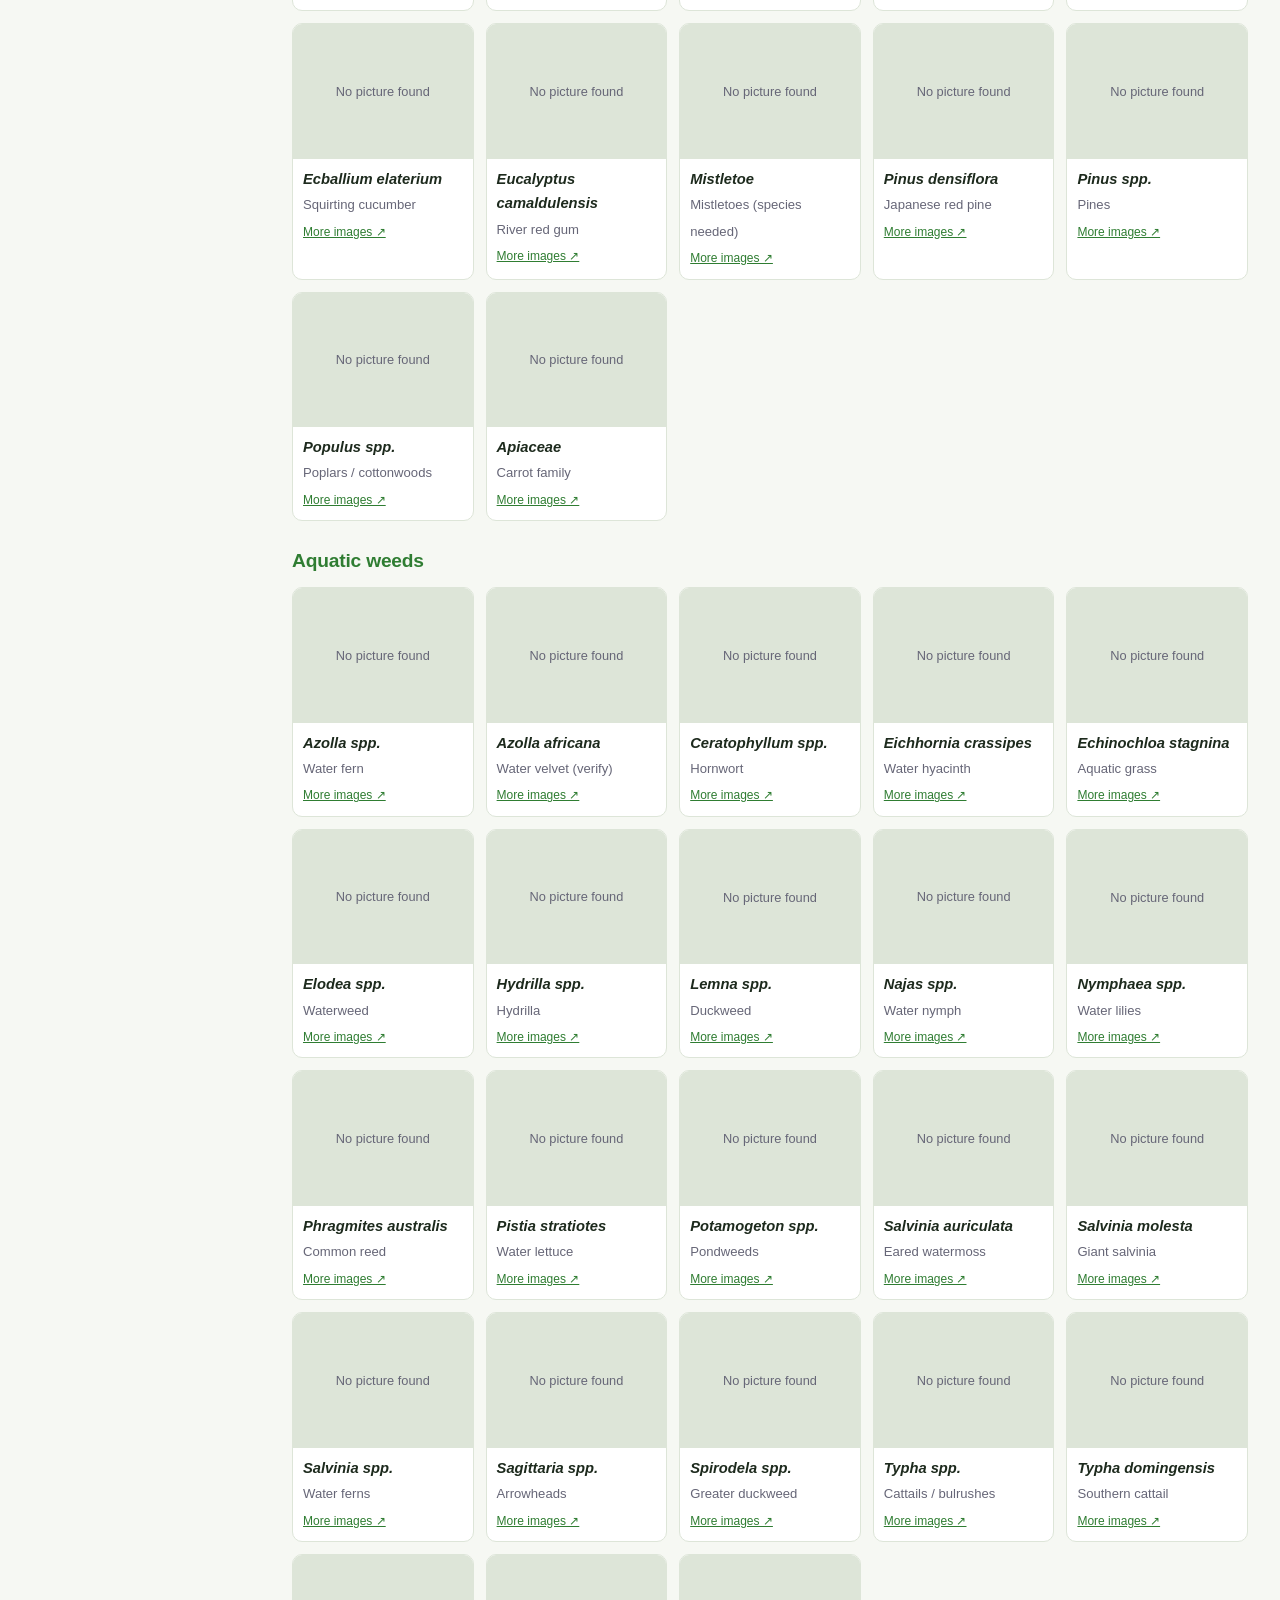
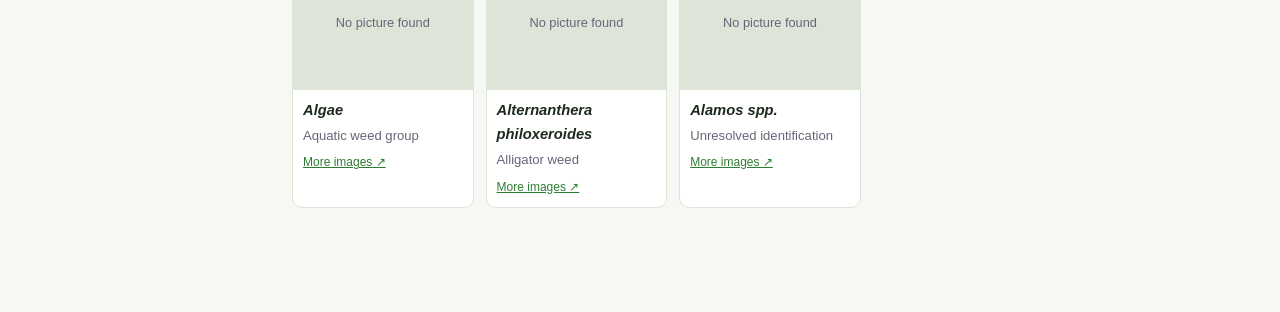
<file: weedimage.html>
<!DOCTYPE html>
<html lang="en">
<head>
<meta charset="utf-8">
<meta name="viewport" content="width=device-width, initial-scale=1">
<title>Weed Catalogue with Pictures</title>
<link rel="stylesheet" href="style.css">
</head>
<body class="weedimage">
<div class="wrap">

<header><h1>Weed Catalogue</h1><p class="s">Pictures load live from Wikipedia/Wikimedia when you open this file online. <span id="n"></span></p></header>
<div class="bar"><input id="q" placeholder="Search scientific or common name…"><span id="f"></span></div>
<main id="m"></main>

<script>
const D={
"Terrestrial weeds":`Abutilon theophrasti|Velvetleaf
Achyranthes aspera|Devil's horsewhip
Ageratum conyzoides|Billygoat weed
Albizia anthelmintica|—
Allium spp.|Wild onion / wild garlic
Aloe spp.|Aloe
Amaranthus spp.|Pigweed / amaranths
Amaranthus hybridus|Smooth pigweed
Amaranthus retroflexus|Redroot pigweed
Amaranthus spinosus|Spiny amaranth
Anoda cristata|Spurred anoda
Artemisia spp.|Mugworts / wormwoods
Asystasia spp.|Chimperi
Avena fatua|Wild oat
Bidens pilosa|Black jack
Brassica spp.|Wild mustard
Cannabis sativa|Cannabis / bang
Chenopodium album|Lambsquarters / fat hen
Chondrilla juncea|Skeleton weed
Chromolaena odorata|Siam weed
Chloris gayana|Rhodes grass
Commelina benghalensis|Benghal dayflower
Convolvulus arvensis|Field bindweed
Cuscuta spp.|Dodder
Cynodon dactylon|Bermuda grass / star grass
Cyperus esculentus|Yellow nutsedge
Cyperus rotundus|Purple nutsedge
Cyperus spp.|Sedges
Datura stramonium|Jimsonweed / thorn apple
Digitaria spp.|Crabgrass
Digitaria scalarum|Couch grass (verify)
Daucus carota|Wild carrot
Echinochloa crus-galli|Barnyard grass
Eleusine indica|Goosegrass
Euphorbia esula|Leafy spurge
Euphorbia heterophylla|Wild poinsettia
Euphorbia spp.|Spurges
Galinsoga parviflora|Gallant soldier
Helianthus annuus|Sunflower
Ipomoea spp.|Morning glory
Ipomoea aquatica|Water spinach
Ipomoea carnea|Pink morning glory
Juglans nigra|Black walnut
Lactuca serriola|Prickly lettuce
Lantana camara|Lantana
Melilotus spp.|Sweet clover
Mimosa invisa|Giant sensitive plant (verify)
Mimosa pigra|Giant sensitive tree
Morrenia odorata|Milkweed vine
Oxalis spp.|Wood sorrel
Oxalis latifolia|Broadleaf woodsorrel
Orobanche spp.|Broomrape
Panicum maximum|Guinea grass
Pennisetum clandestinum|Kikuyu grass
Plantago spp.|Plantains
Polygonum aviculare|Common knotgrass
Polygonum spp.|Smartweeds
Portulaca oleracea|Common purslane
Prosopis spp.|Mesquite
Pastinaca sativa|Wild parsnip
Prunus spp.|Cherries / plums
Rumex crispus|Curly dock
Salvia spp.|Sages
Salsola iberica|Russian thistle
Saccharum spontaneum|Wild cane
Setaria verticillata|Bristly foxtail
Setaria viridis|Green foxtail
Sida acuta|Common wireweed
Solanum incanum|Sodom apple
Solanum nigrum|Black nightshade
Solanum spp.|Nightshades
Sonchus arvensis|Perennial sow-thistle
Sorghum halepense|Johnson grass
Striga spp.|Witchweed
Tagetes minuta|Mexican marigold
Tagetes patula|French marigold
Taraxacum officinale|Dandelion
Xanthium spp.|Cocklebur
Xanthium pensylvanicum|Common cocklebur
Oryza longistaminata|Perennial wild rice
Ricinus communis|Castor bean
Physalis peruviana|Cape gooseberry
Opuntia stricta|Prickly pear`,
"Additional terrestrial plants (some allelopathic, not always weeds)":`Aeschynomene virginica|Northern jointvetch
Acer spp.|Maples
Arceuthobium spp.|Dwarf mistletoes
Chrysanthemum spp.|Chrysanthemums
Cucurbitaceae|Gourd family
Ecballium elaterium|Squirting cucumber
Eucalyptus camaldulensis|River red gum
Mistletoe|Mistletoes (species needed)
Pinus densiflora|Japanese red pine
Pinus spp.|Pines
Populus spp.|Poplars / cottonwoods
Apiaceae|Carrot family`,
"Aquatic weeds":`Azolla spp.|Water fern
Azolla africana|Water velvet (verify)
Ceratophyllum spp.|Hornwort
Eichhornia crassipes|Water hyacinth
Echinochloa stagnina|Aquatic grass
Elodea spp.|Waterweed
Hydrilla spp.|Hydrilla
Lemna spp.|Duckweed
Najas spp.|Water nymph
Nymphaea spp.|Water lilies
Phragmites australis|Common reed
Pistia stratiotes|Water lettuce
Potamogeton spp.|Pondweeds
Salvinia auriculata|Eared watermoss
Salvinia molesta|Giant salvinia
Salvinia spp.|Water ferns
Sagittaria spp.|Arrowheads
Spirodela spp.|Greater duckweed
Typha spp.|Cattails / bulrushes
Typha domingensis|Southern cattail
Algae|Aquatic weed group
Alternanthera philoxeroides|Alligator weed
Alamos spp.|Unresolved identification`};
const m=document.getElementById('m'),cards=[];
const ob=new IntersectionObserver(es=>es.forEach(e=>{if(e.isIntersecting){ob.unobserve(e.target);load(e.target)}}),{rootMargin:'300px'});
async function load(el){
 const sci=el.dataset.s,com=el.dataset.c,box=el.querySelector('.im');
 const base=sci.replace(/ spp\.?$/,'').replace(/ /g,'_');
 const show=u=>{box.innerHTML='';const i=new Image();i.loading='lazy';i.alt=sci;i.src=u;i.onerror=()=>box.textContent='No picture';box.appendChild(i)};
 try{const r=await fetch('https://en.wikipedia.org/api/rest_v1/page/summary/'+encodeURIComponent(base));
  if(r.ok){const j=await r.json();if(j.thumbnail){return show(j.thumbnail.source)}}}catch(e){}
 for(const q of [sci.replace(/ spp\.?$/,''),com.split('/')[0].replace(/\(.*\)/,'').trim()]){
  if(!q||q==='—')continue;
  try{const r=await fetch('https://en.wikipedia.org/w/api.php?action=query&format=json&origin=*&generator=search&gsrlimit=3&prop=pageimages&pithumbsize=400&gsrsearch='+encodeURIComponent(q+' plant'));
   const j=await r.json();const p=Object.values(j.query?.pages||{}).sort((a,b)=>a.index-b.index).find(x=>x.thumbnail);
   if(p)return show(p.thumbnail.source)}catch(e){}}
 box.textContent='No picture found';
}
for(const [sec,txt] of Object.entries(D)){
 const h=document.createElement('h2');h.textContent=sec;const g=document.createElement('div');g.className='g';
 m.append(h,g);const list=[];
 txt.split('\n').forEach(l=>{const [s,c]=l.split('|');
  const d=document.createElement('div');d.className='c';d.dataset.s=s;d.dataset.c=c;
  d.innerHTML=`<div class="im">Loading…</div><div class="t"><i>${s}</i><span>${c}</span><br><a target="_blank" rel="noopener" href="https://www.google.com/search?tbm=isch&q=${encodeURIComponent(s+' weed')}">More images ↗</a></div>`;
  g.appendChild(d);cards.push(d);list.push(d);ob.observe(d)});
 h.dataset.n=list.length;
}
document.getElementById('n').textContent=cards.length+' entries.';
document.getElementById('q').addEventListener('input',e=>{
 const v=e.target.value.toLowerCase();
 cards.forEach(c=>c.style.display=(c.dataset.s+' '+c.dataset.c).toLowerCase().includes(v)?'':'none');
 document.querySelectorAll('.g').forEach(g=>{const any=[...g.children].some(c=>c.style.display!=='none');g.style.display=any?'':'none';g.previousSibling.style.display=any?'':'none'});
});
</script>

</div>

<script src="script.js"></script>
</body>
</html>
</file>
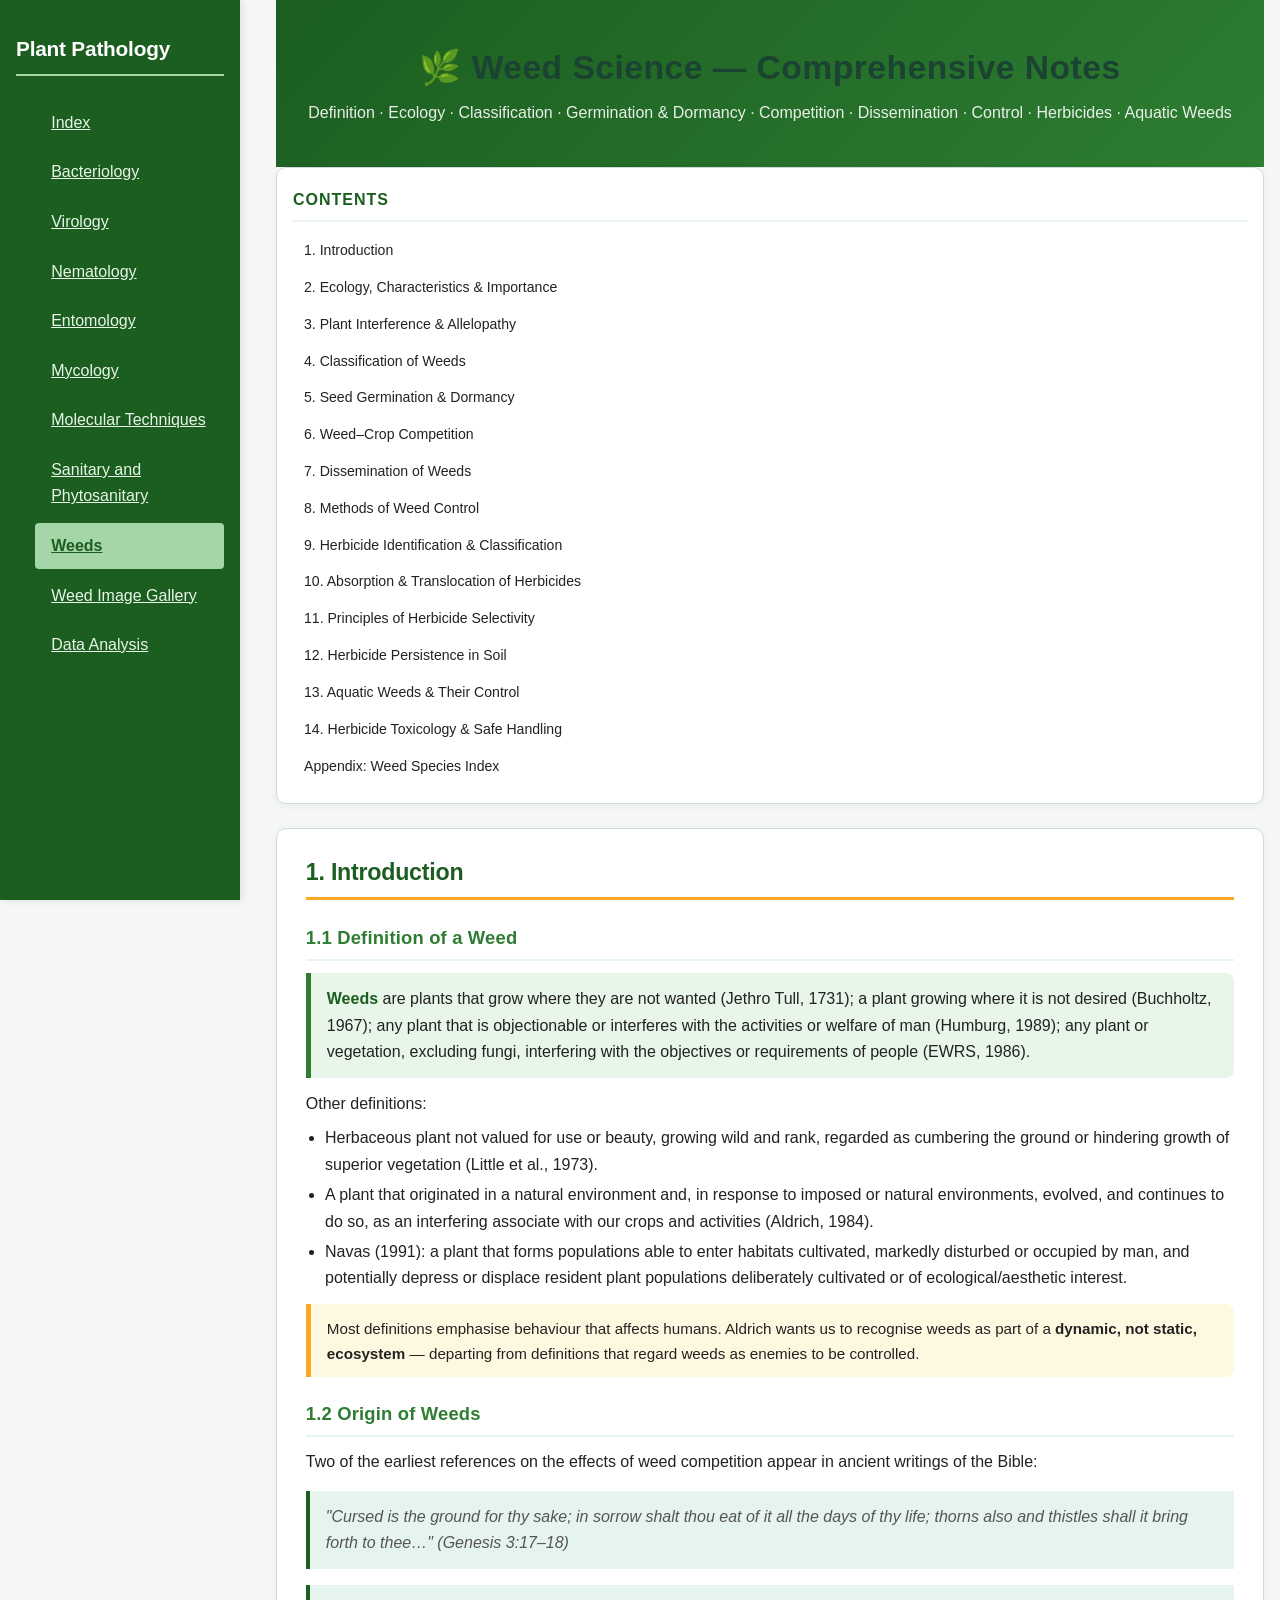
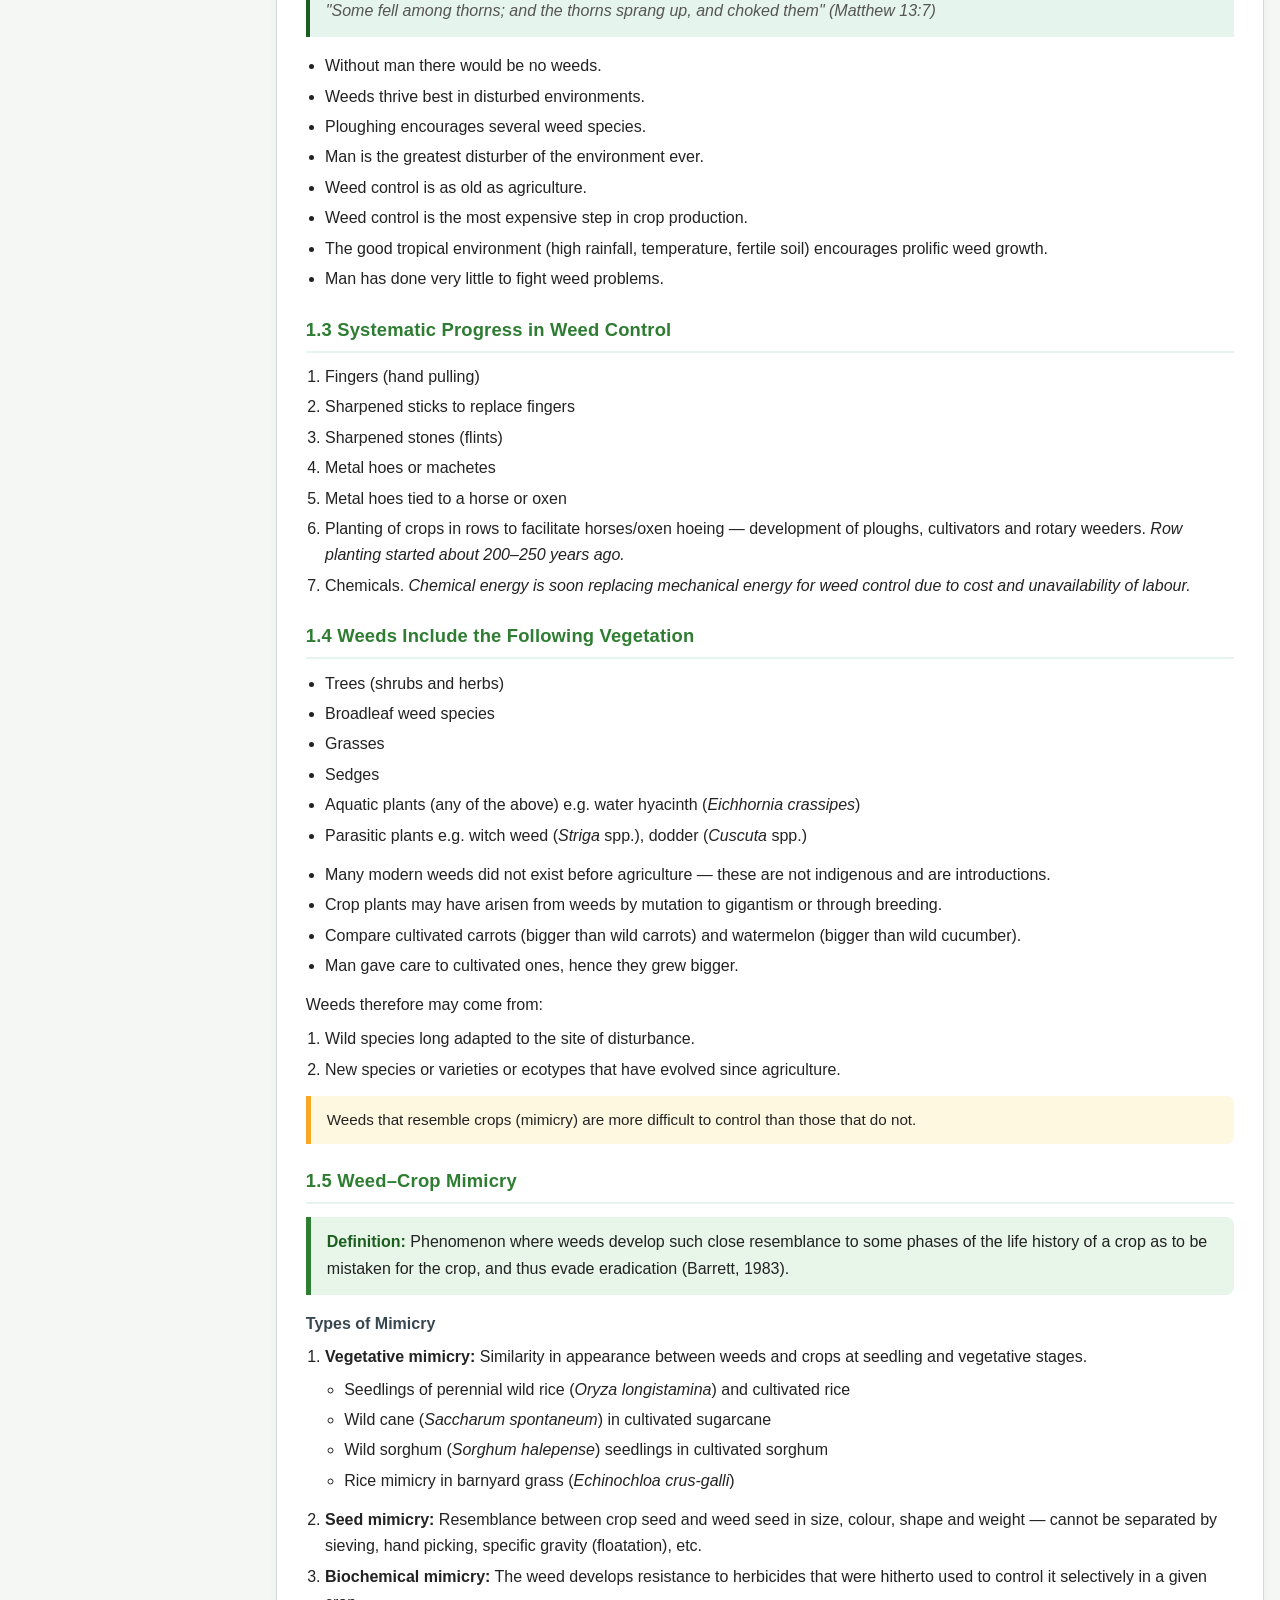
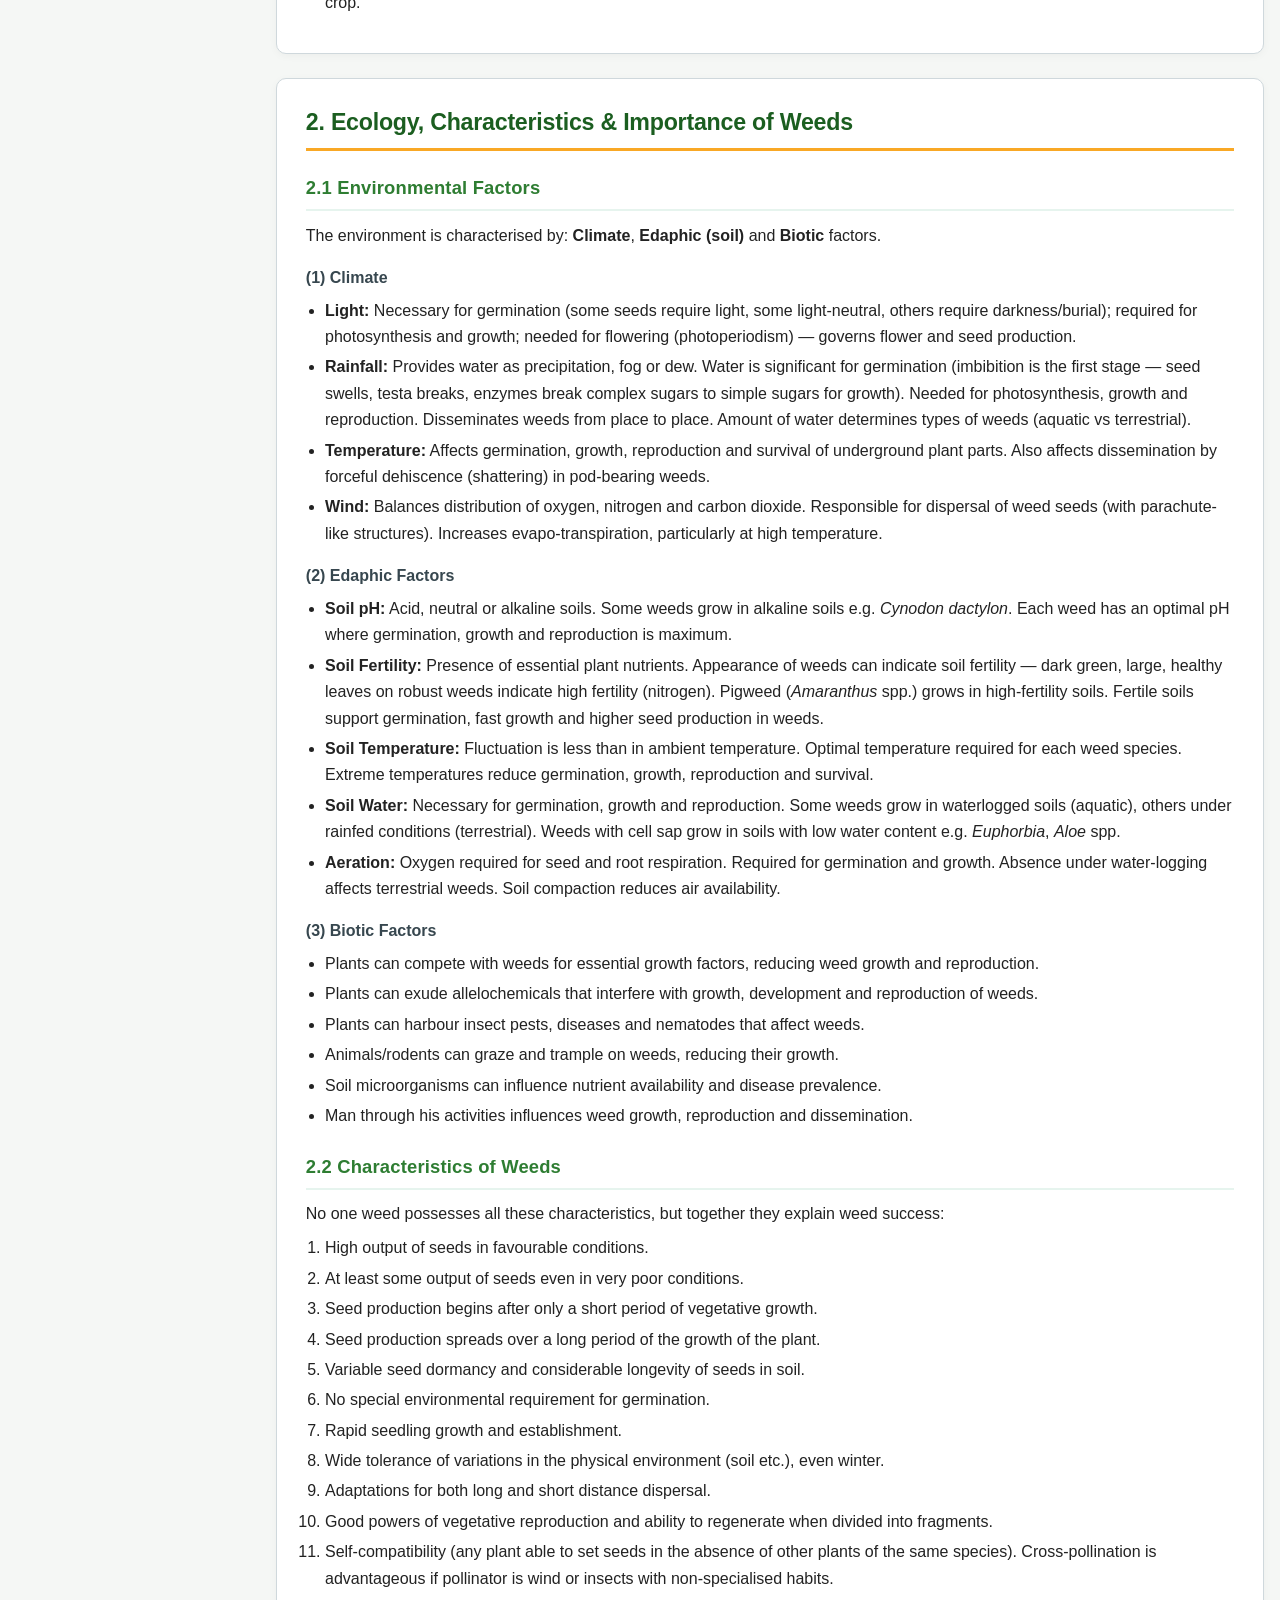
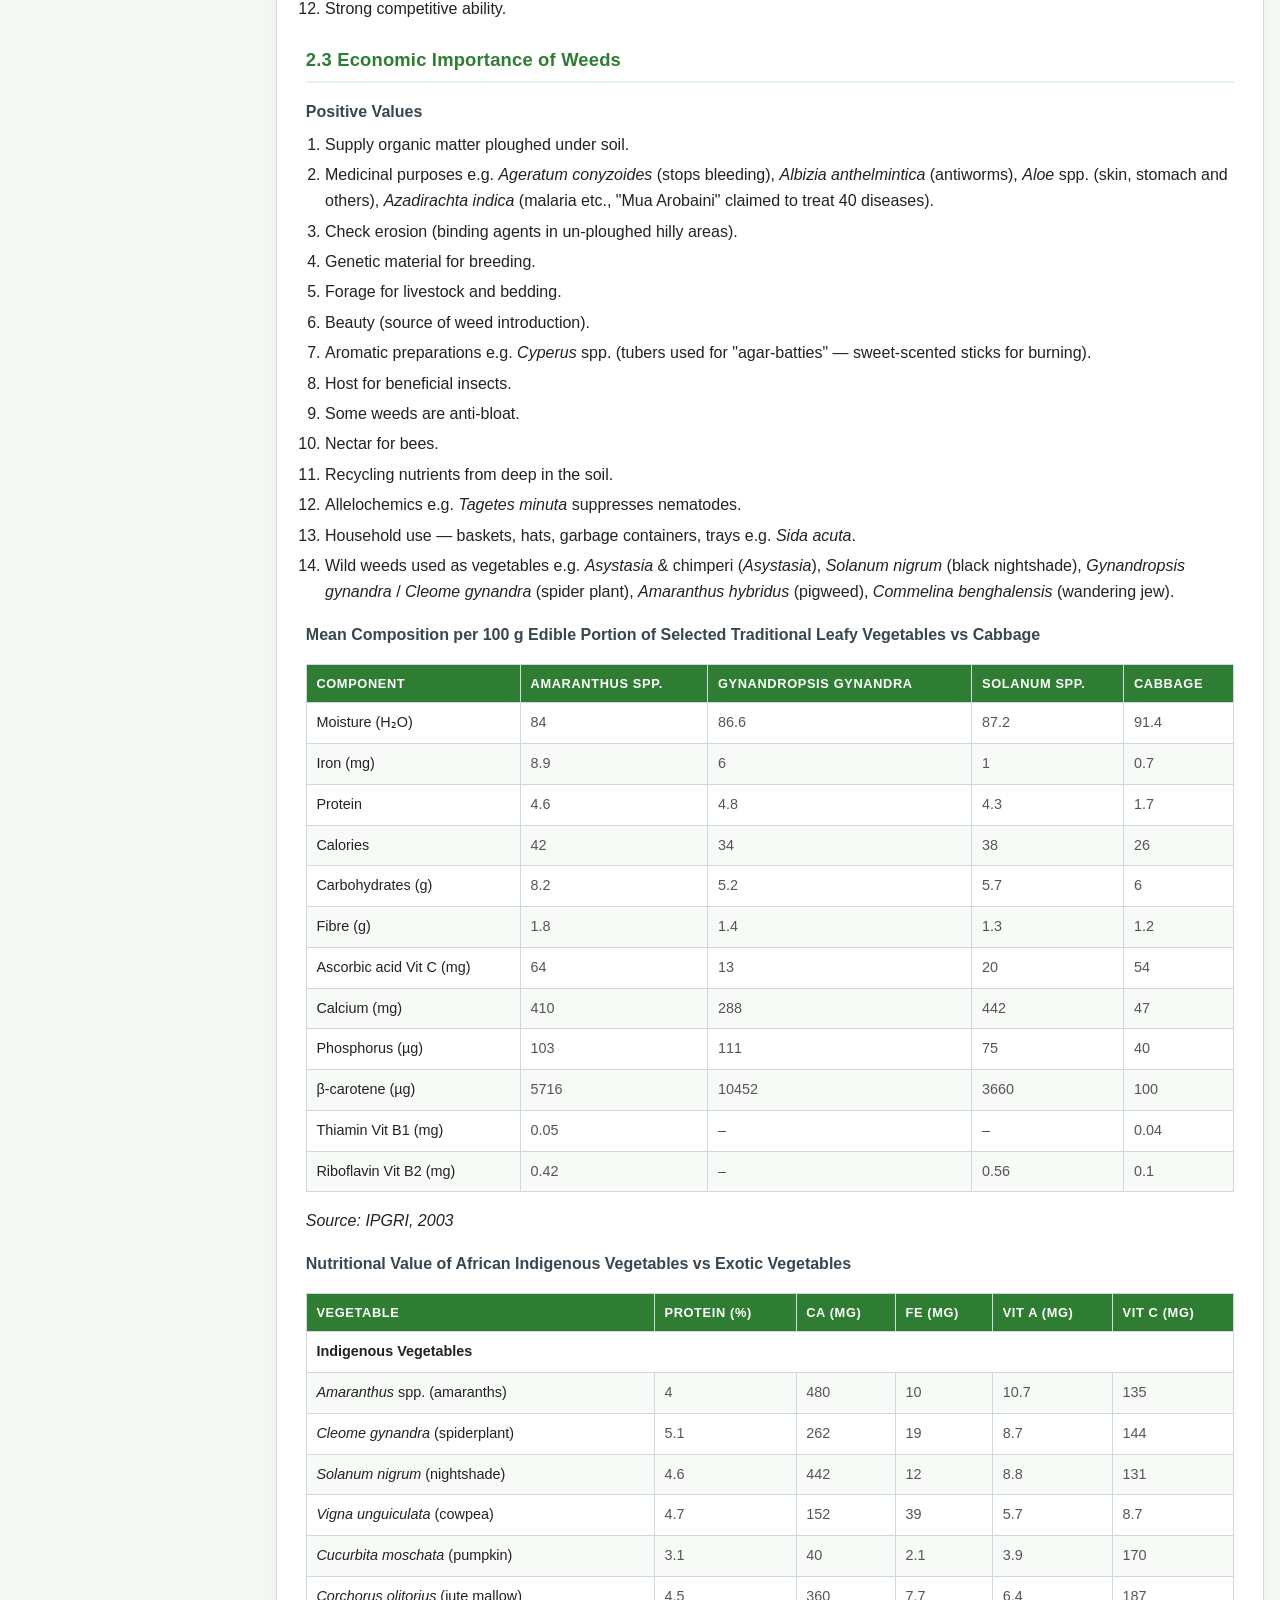
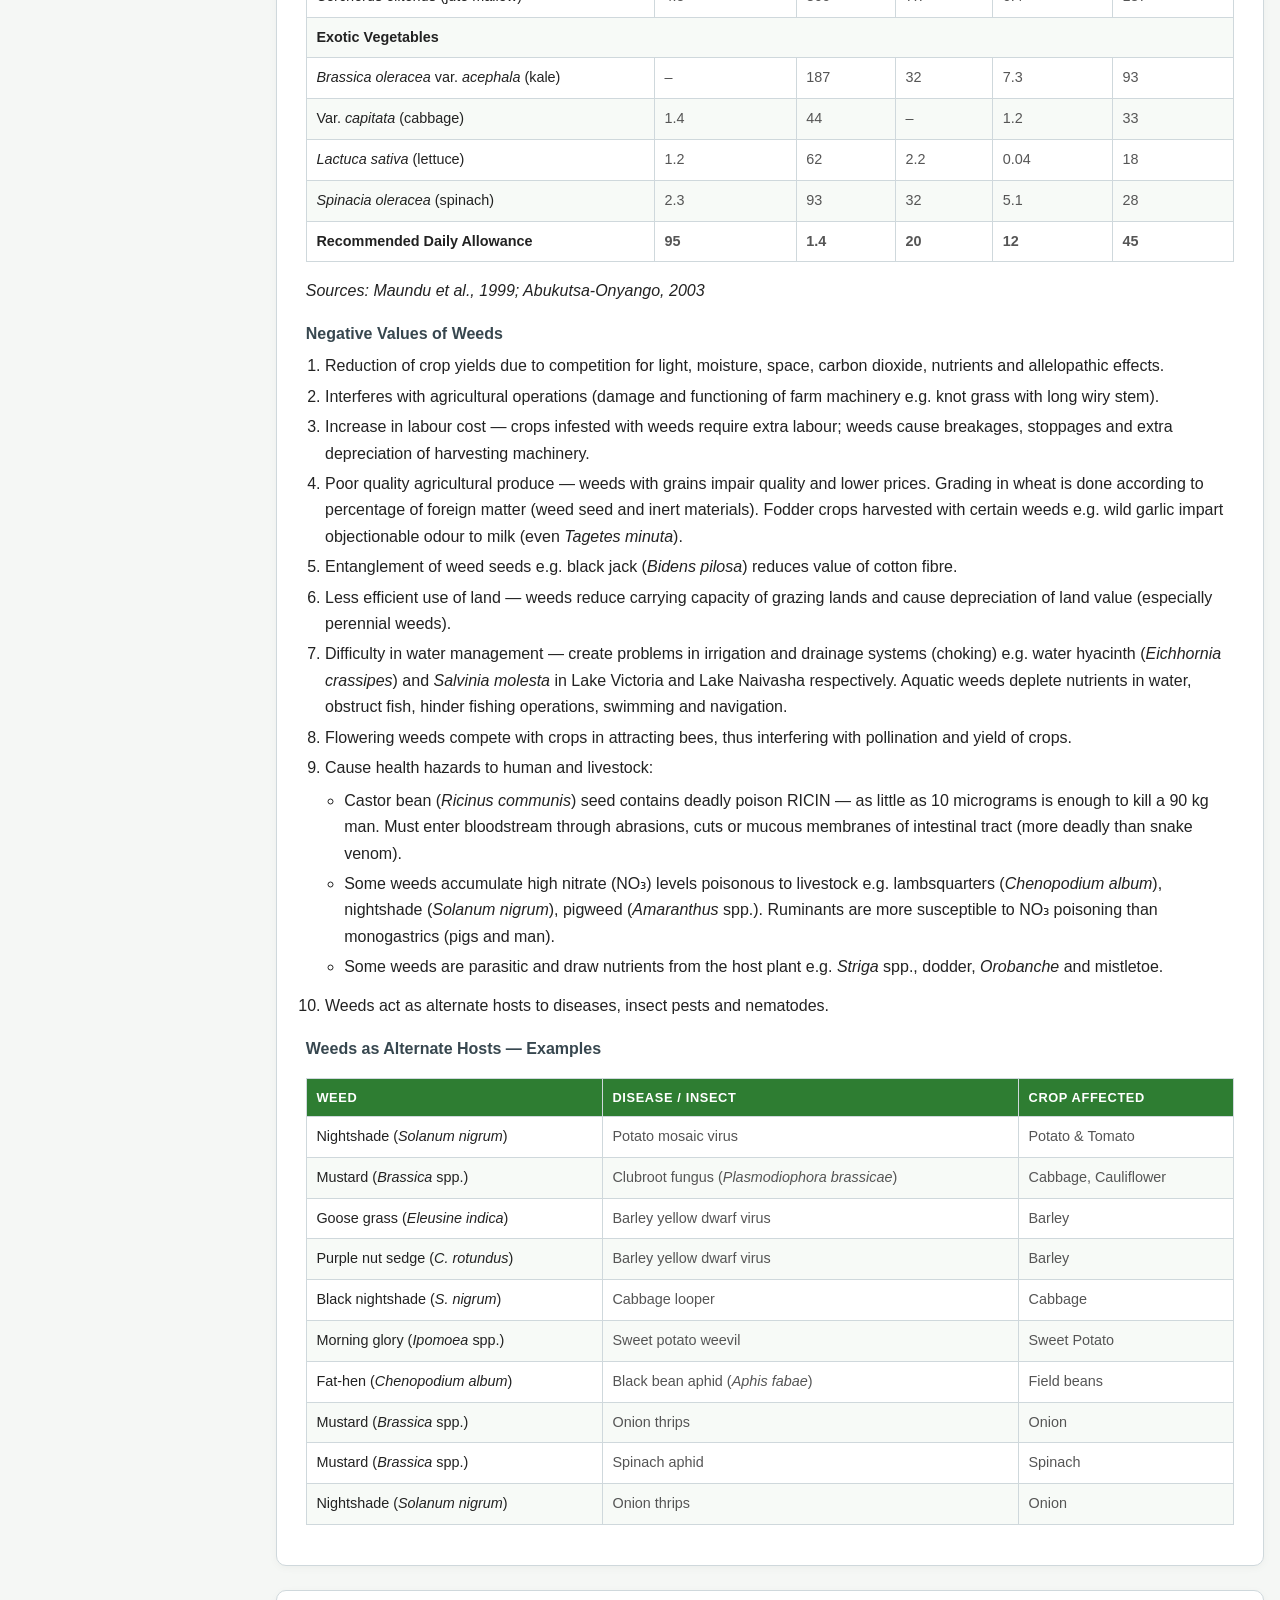
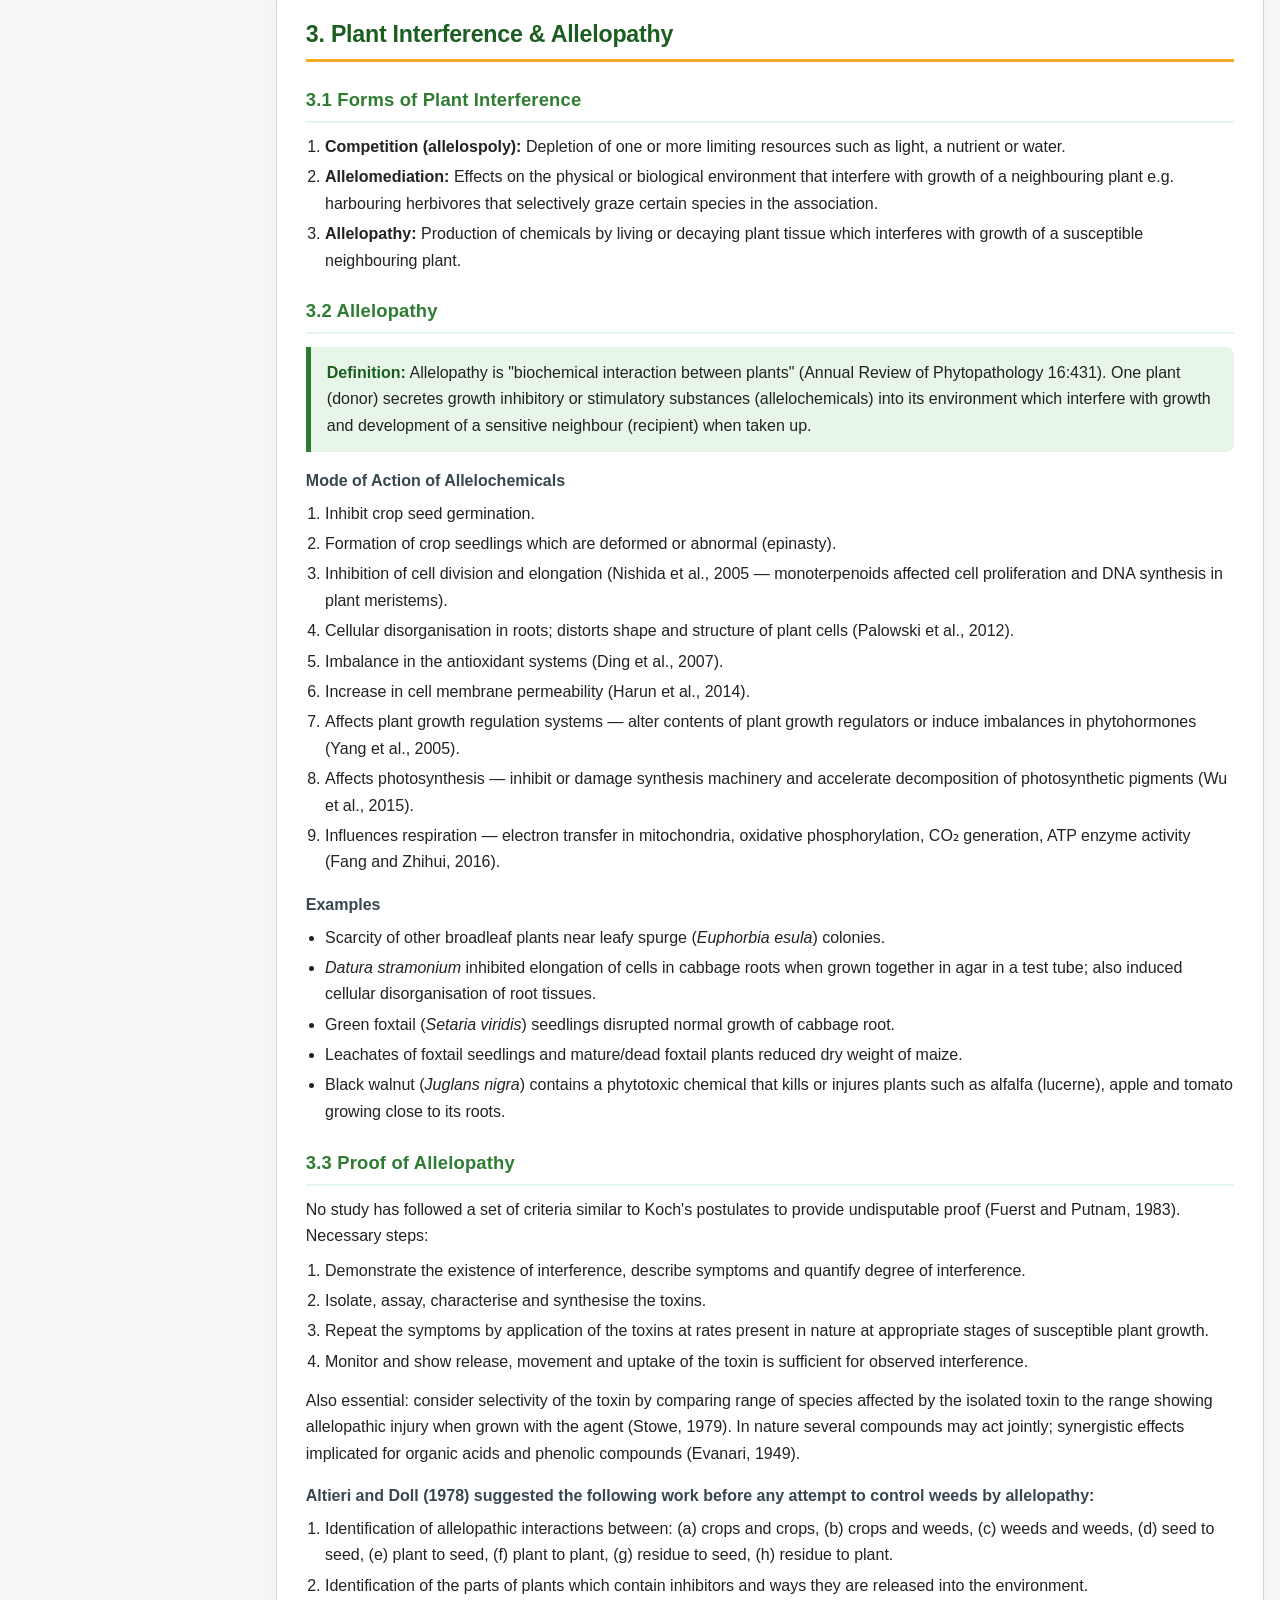
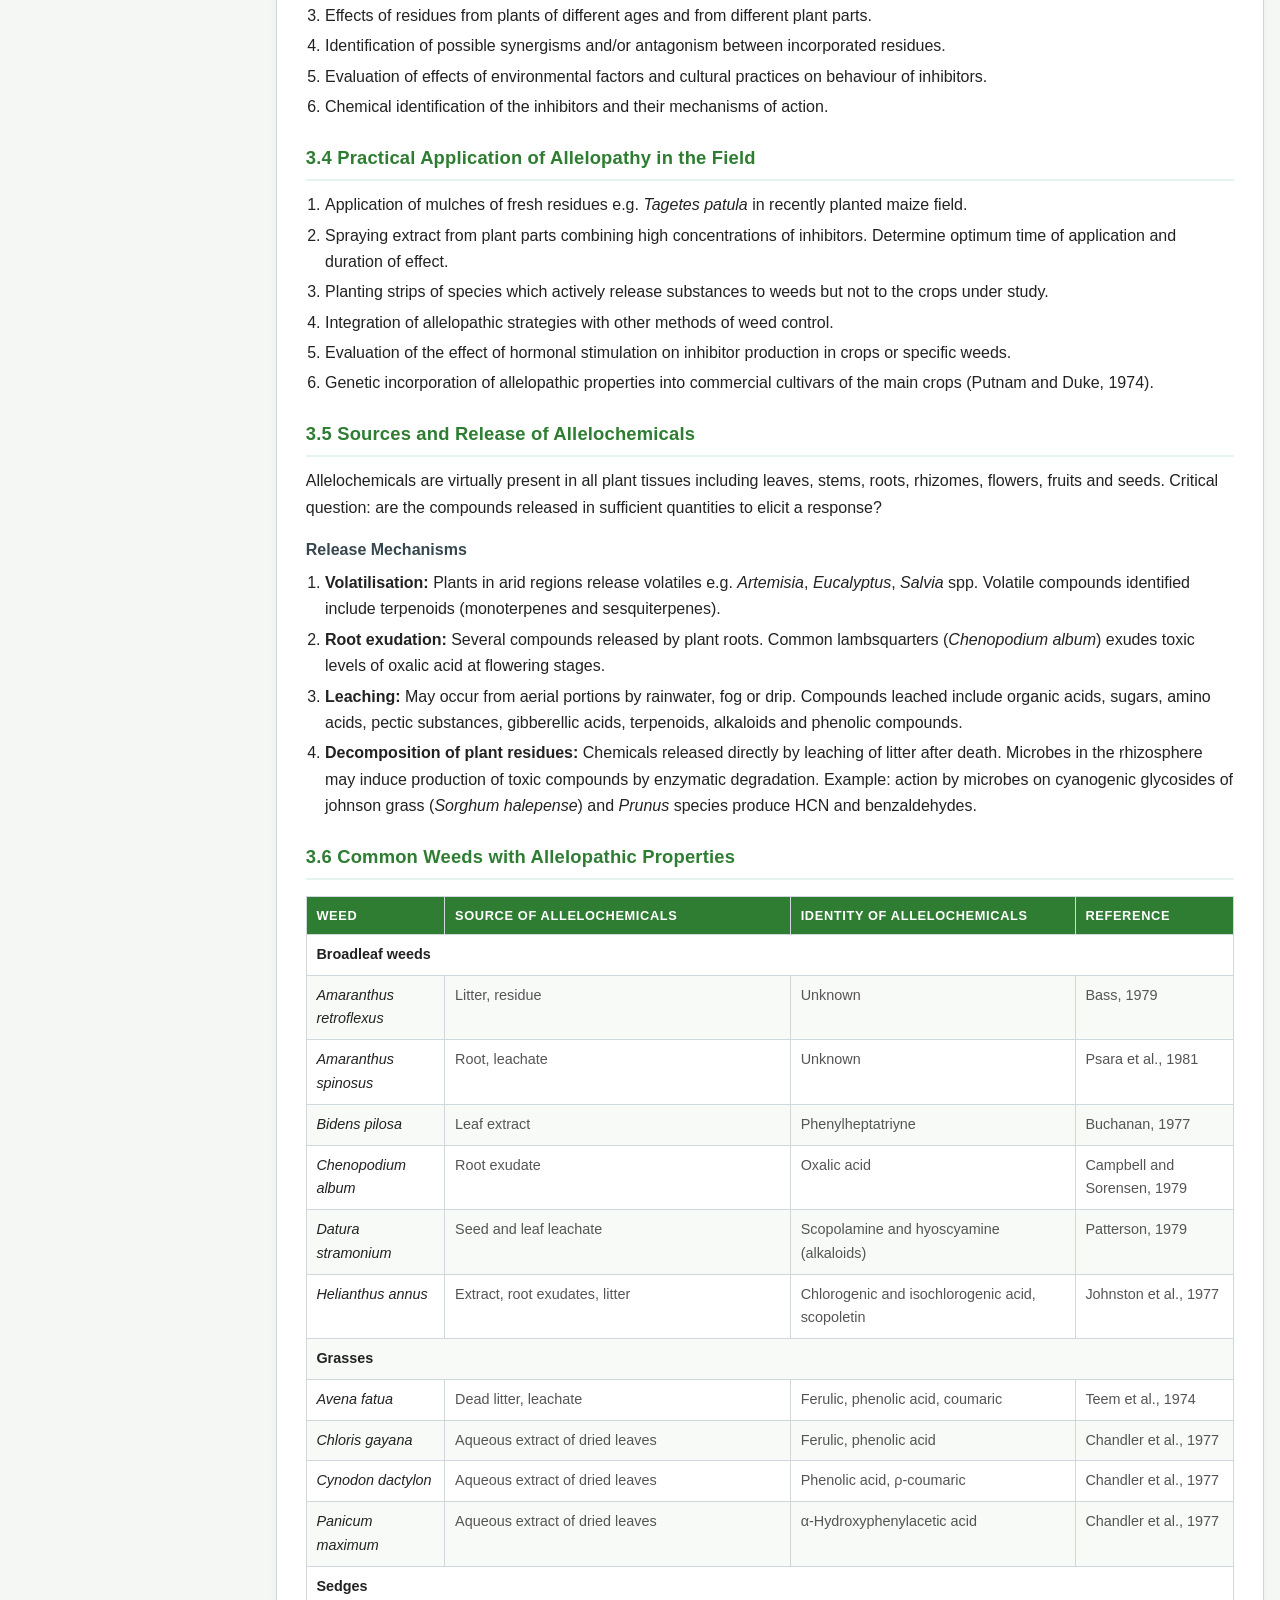
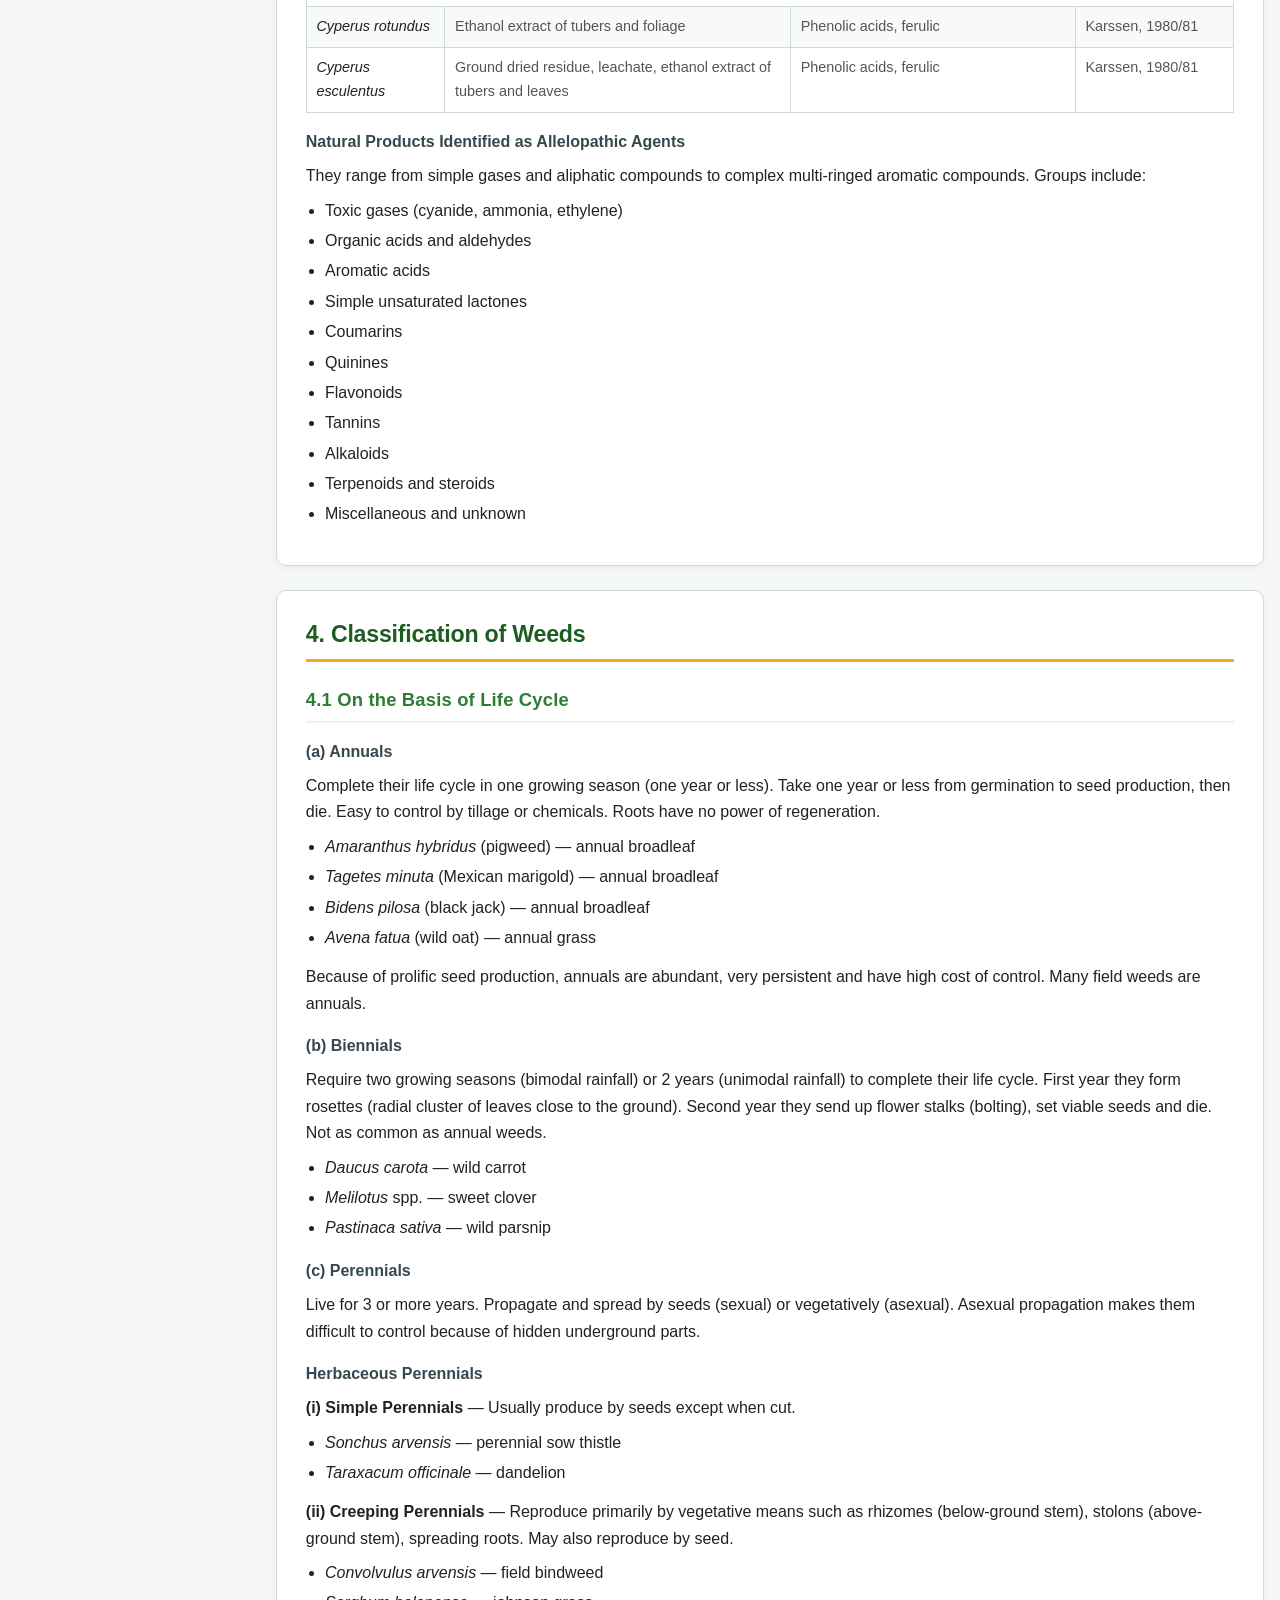
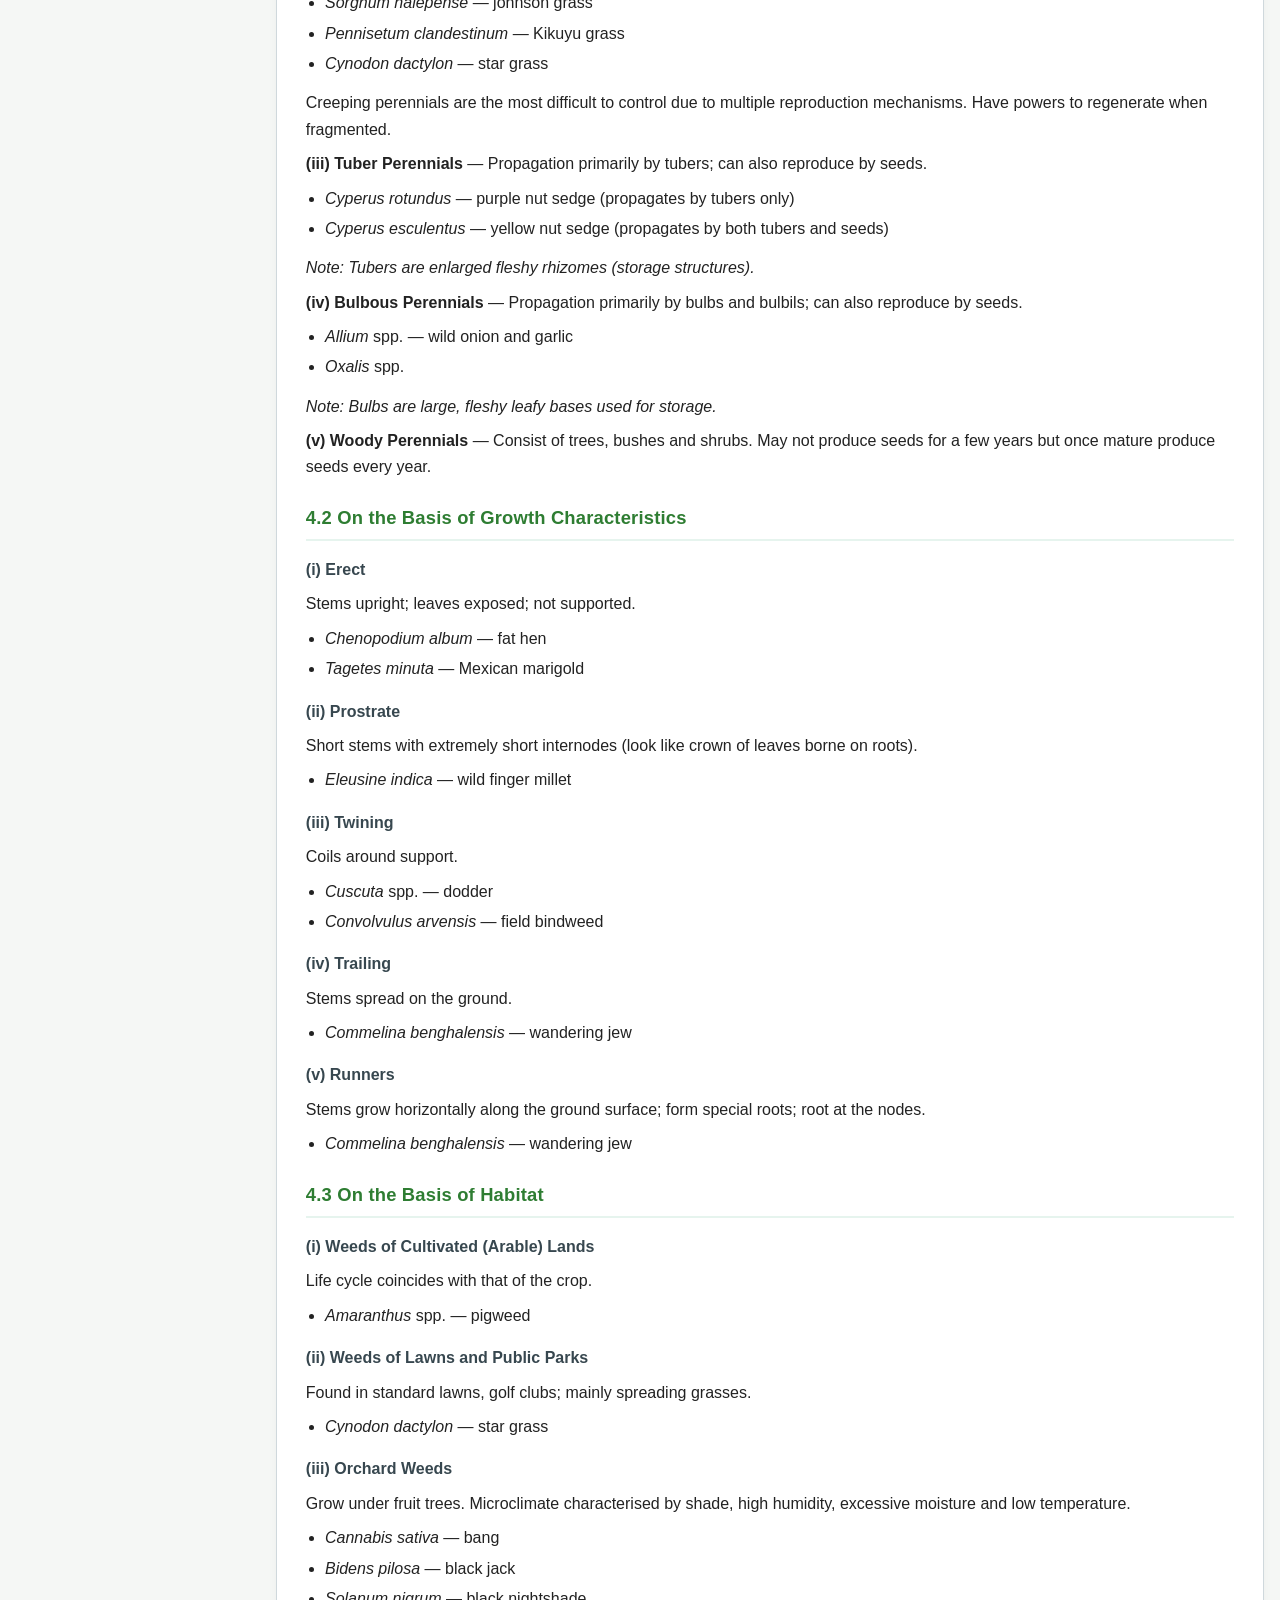
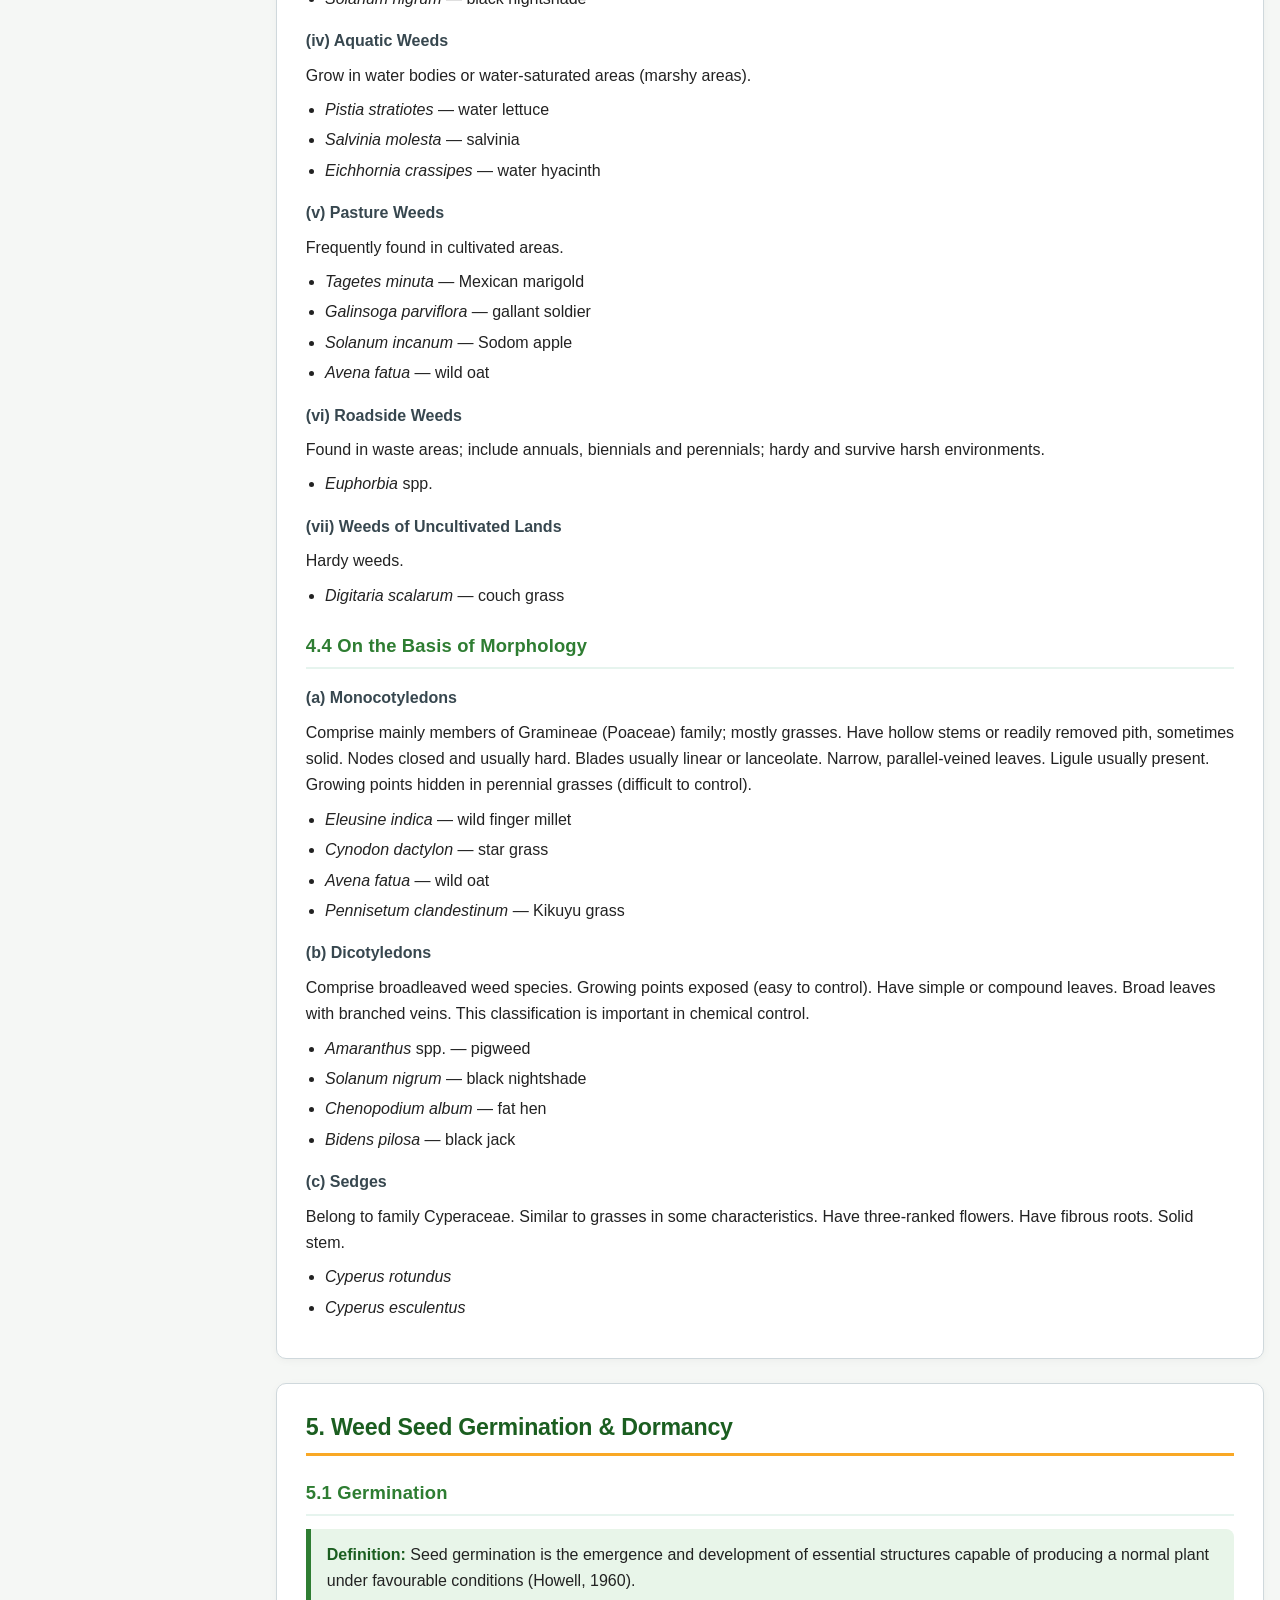
<file: weeds.html>
<!DOCTYPE html>
<html lang="en">
<head>
<meta charset="UTF-8">
<meta name="viewport" content="width=device-width, initial-scale=1.0">
<title>Weed Science — Comprehensive Notes</title>
  <link rel="stylesheet" href="style.css">
</head>
<body class="weeds">
<div class="wrap">

<header>
  <h1>🌿 Weed Science — Comprehensive Notes</h1>
  <p>Definition · Ecology · Classification · Germination &amp; Dormancy · Competition · Dissemination · Control · Herbicides · Aquatic Weeds</p>
</header>

<nav class="toc">
    <h2>Contents</h2>
    <ol>
      <li><a href="#ch1">1. Introduction</a></li>
      <li><a href="#ch2">2. Ecology, Characteristics &amp; Importance</a></li>
      <li><a href="#ch3">3. Plant Interference &amp; Allelopathy</a></li>
      <li><a href="#ch4">4. Classification of Weeds</a></li>
      <li><a href="#ch5">5. Seed Germination &amp; Dormancy</a></li>
      <li><a href="#ch6">6. Weed–Crop Competition</a></li>
      <li><a href="#ch7">7. Dissemination of Weeds</a></li>
      <li><a href="#ch8">8. Methods of Weed Control</a></li>
      <li><a href="#ch9">9. Herbicide Identification &amp; Classification</a></li>
      <li><a href="#ch10">10. Absorption &amp; Translocation of Herbicides</a></li>
      <li><a href="#ch11">11. Principles of Herbicide Selectivity</a></li>
      <li><a href="#ch12">12. Herbicide Persistence in Soil</a></li>
      <li><a href="#ch13">13. Aquatic Weeds &amp; Their Control</a></li>
      <li><a href="#ch14">14. Herbicide Toxicology &amp; Safe Handling</a></li>
      <li><a href="#appendix">Appendix: Weed Species Index</a></li>
    </ol>
  </nav>

  <!-- ================= CHAPTER 1 ================= -->
  <section id="ch1">
    <h2>1. Introduction</h2>

    <h3>1.1 Definition of a Weed</h3>
    <div class="definition">
      <strong>Weeds</strong> are plants that grow where they are not wanted (Jethro Tull, 1731); a plant growing where it is not desired (Buchholtz, 1967); any plant that is objectionable or interferes with the activities or welfare of man (Humburg, 1989); any plant or vegetation, excluding fungi, interfering with the objectives or requirements of people (EWRS, 1986).
    </div>
    <p>Other definitions:</p>
    <ul>
      <li>Herbaceous plant not valued for use or beauty, growing wild and rank, regarded as cumbering the ground or hindering growth of superior vegetation (Little et al., 1973).</li>
      <li>A plant that originated in a natural environment and, in response to imposed or natural environments, evolved, and continues to do so, as an interfering associate with our crops and activities (Aldrich, 1984).</li>
      <li>Navas (1991): a plant that forms populations able to enter habitats cultivated, markedly disturbed or occupied by man, and potentially depress or displace resident plant populations deliberately cultivated or of ecological/aesthetic interest.</li>
    </ul>
    <div class="note">
      Most definitions emphasise behaviour that affects humans. Aldrich wants us to recognise weeds as part of a <strong>dynamic, not static, ecosystem</strong> — departing from definitions that regard weeds as enemies to be controlled.
    </div>

    <h3>1.2 Origin of Weeds</h3>
    <p>Two of the earliest references on the effects of weed competition appear in ancient writings of the Bible:</p>
    <blockquote>
      "Cursed is the ground for thy sake; in sorrow shalt thou eat of it all the days of thy life; thorns also and thistles shall it bring forth to thee…" (Genesis 3:17–18)
    </blockquote>
    <blockquote>
      "Some fell among thorns; and the thorns sprang up, and choked them" (Matthew 13:7)
    </blockquote>
    <ul>
      <li>Without man there would be no weeds.</li>
      <li>Weeds thrive best in disturbed environments.</li>
      <li>Ploughing encourages several weed species.</li>
      <li>Man is the greatest disturber of the environment ever.</li>
      <li>Weed control is as old as agriculture.</li>
      <li>Weed control is the most expensive step in crop production.</li>
      <li>The good tropical environment (high rainfall, temperature, fertile soil) encourages prolific weed growth.</li>
      <li>Man has done very little to fight weed problems.</li>
    </ul>

    <h3>1.3 Systematic Progress in Weed Control</h3>
    <ol>
      <li>Fingers (hand pulling)</li>
      <li>Sharpened sticks to replace fingers</li>
      <li>Sharpened stones (flints)</li>
      <li>Metal hoes or machetes</li>
      <li>Metal hoes tied to a horse or oxen</li>
      <li>Planting of crops in rows to facilitate horses/oxen hoeing — development of ploughs, cultivators and rotary weeders. <em>Row planting started about 200–250 years ago.</em></li>
      <li>Chemicals. <em>Chemical energy is soon replacing mechanical energy for weed control due to cost and unavailability of labour.</em></li>
    </ol>

    <h3>1.4 Weeds Include the Following Vegetation</h3>
    <ul>
      <li>Trees (shrubs and herbs)</li>
      <li>Broadleaf weed species</li>
      <li>Grasses</li>
      <li>Sedges</li>
      <li>Aquatic plants (any of the above) e.g. water hyacinth (<span class="scientific">Eichhornia crassipes</span>)</li>
      <li>Parasitic plants e.g. witch weed (<span class="scientific">Striga</span> spp.), dodder (<span class="scientific">Cuscuta</span> spp.)</li>
    </ul>
    <ul>
      <li>Many modern weeds did not exist before agriculture — these are not indigenous and are introductions.</li>
      <li>Crop plants may have arisen from weeds by mutation to gigantism or through breeding.</li>
      <li>Compare cultivated carrots (bigger than wild carrots) and watermelon (bigger than wild cucumber).</li>
      <li>Man gave care to cultivated ones, hence they grew bigger.</li>
    </ul>
    <p>Weeds therefore may come from:</p>
    <ol>
      <li>Wild species long adapted to the site of disturbance.</li>
      <li>New species or varieties or ecotypes that have evolved since agriculture.</li>
    </ol>
    <div class="note">Weeds that resemble crops (mimicry) are more difficult to control than those that do not.</div>

    <h3>1.5 Weed–Crop Mimicry</h3>
    <div class="definition">
      <strong>Definition:</strong> Phenomenon where weeds develop such close resemblance to some phases of the life history of a crop as to be mistaken for the crop, and thus evade eradication (Barrett, 1983).
    </div>
    <h4>Types of Mimicry</h4>
    <ol>
      <li><strong>Vegetative mimicry:</strong> Similarity in appearance between weeds and crops at seedling and vegetative stages.
        <ul>
          <li>Seedlings of perennial wild rice (<span class="scientific">Oryza longistamina</span>) and cultivated rice</li>
          <li>Wild cane (<span class="scientific">Saccharum spontaneum</span>) in cultivated sugarcane</li>
          <li>Wild sorghum (<span class="scientific">Sorghum halepense</span>) seedlings in cultivated sorghum</li>
          <li>Rice mimicry in barnyard grass (<span class="scientific">Echinochloa crus-galli</span>)</li>
        </ul>
      </li>
      <li><strong>Seed mimicry:</strong> Resemblance between crop seed and weed seed in size, colour, shape and weight — cannot be separated by sieving, hand picking, specific gravity (floatation), etc.</li>
      <li><strong>Biochemical mimicry:</strong> The weed develops resistance to herbicides that were hitherto used to control it selectively in a given crop.</li>
    </ol>
  </section>

  <!-- ================= CHAPTER 2 ================= -->
  <section id="ch2">
    <h2>2. Ecology, Characteristics &amp; Importance of Weeds</h2>

    <h3>2.1 Environmental Factors</h3>
    <p>The environment is characterised by: <strong>Climate</strong>, <strong>Edaphic (soil)</strong> and <strong>Biotic</strong> factors.</p>

    <h4>(1) Climate</h4>
    <ul>
      <li><strong>Light:</strong> Necessary for germination (some seeds require light, some light-neutral, others require darkness/burial); required for photosynthesis and growth; needed for flowering (photoperiodism) — governs flower and seed production.</li>
      <li><strong>Rainfall:</strong> Provides water as precipitation, fog or dew. Water is significant for germination (imbibition is the first stage — seed swells, testa breaks, enzymes break complex sugars to simple sugars for growth). Needed for photosynthesis, growth and reproduction. Disseminates weeds from place to place. Amount of water determines types of weeds (aquatic vs terrestrial).</li>
      <li><strong>Temperature:</strong> Affects germination, growth, reproduction and survival of underground plant parts. Also affects dissemination by forceful dehiscence (shattering) in pod-bearing weeds.</li>
      <li><strong>Wind:</strong> Balances distribution of oxygen, nitrogen and carbon dioxide. Responsible for dispersal of weed seeds (with parachute-like structures). Increases evapo-transpiration, particularly at high temperature.</li>
    </ul>

    <h4>(2) Edaphic Factors</h4>
    <ul>
      <li><strong>Soil pH:</strong> Acid, neutral or alkaline soils. Some weeds grow in alkaline soils e.g. <span class="scientific">Cynodon dactylon</span>. Each weed has an optimal pH where germination, growth and reproduction is maximum.</li>
      <li><strong>Soil Fertility:</strong> Presence of essential plant nutrients. Appearance of weeds can indicate soil fertility — dark green, large, healthy leaves on robust weeds indicate high fertility (nitrogen). Pigweed (<span class="scientific">Amaranthus</span> spp.) grows in high-fertility soils. Fertile soils support germination, fast growth and higher seed production in weeds.</li>
      <li><strong>Soil Temperature:</strong> Fluctuation is less than in ambient temperature. Optimal temperature required for each weed species. Extreme temperatures reduce germination, growth, reproduction and survival.</li>
      <li><strong>Soil Water:</strong> Necessary for germination, growth and reproduction. Some weeds grow in waterlogged soils (aquatic), others under rainfed conditions (terrestrial). Weeds with cell sap grow in soils with low water content e.g. <span class="scientific">Euphorbia</span>, <span class="scientific">Aloe</span> spp.</li>
      <li><strong>Aeration:</strong> Oxygen required for seed and root respiration. Required for germination and growth. Absence under water-logging affects terrestrial weeds. Soil compaction reduces air availability.</li>
    </ul>

    <h4>(3) Biotic Factors</h4>
    <ul>
      <li>Plants can compete with weeds for essential growth factors, reducing weed growth and reproduction.</li>
      <li>Plants can exude allelochemicals that interfere with growth, development and reproduction of weeds.</li>
      <li>Plants can harbour insect pests, diseases and nematodes that affect weeds.</li>
      <li>Animals/rodents can graze and trample on weeds, reducing their growth.</li>
      <li>Soil microorganisms can influence nutrient availability and disease prevalence.</li>
      <li>Man through his activities influences weed growth, reproduction and dissemination.</li>
    </ul>

    <h3>2.2 Characteristics of Weeds</h3>
    <p>No one weed possesses all these characteristics, but together they explain weed success:</p>
    <ol>
      <li>High output of seeds in favourable conditions.</li>
      <li>At least some output of seeds even in very poor conditions.</li>
      <li>Seed production begins after only a short period of vegetative growth.</li>
      <li>Seed production spreads over a long period of the growth of the plant.</li>
      <li>Variable seed dormancy and considerable longevity of seeds in soil.</li>
      <li>No special environmental requirement for germination.</li>
      <li>Rapid seedling growth and establishment.</li>
      <li>Wide tolerance of variations in the physical environment (soil etc.), even winter.</li>
      <li>Adaptations for both long and short distance dispersal.</li>
      <li>Good powers of vegetative reproduction and ability to regenerate when divided into fragments.</li>
      <li>Self-compatibility (any plant able to set seeds in the absence of other plants of the same species). Cross-pollination is advantageous if pollinator is wind or insects with non-specialised habits.</li>
      <li>Strong competitive ability.</li>
    </ol>

    <h3>2.3 Economic Importance of Weeds</h3>

    <h4>Positive Values</h4>
    <ol>
      <li>Supply organic matter ploughed under soil.</li>
      <li>Medicinal purposes e.g. <span class="scientific">Ageratum conyzoides</span> (stops bleeding), <span class="scientific">Albizia anthelmintica</span> (antiworms), <span class="scientific">Aloe</span> spp. (skin, stomach and others), <span class="scientific">Azadirachta indica</span> (malaria etc., "Mua Arobaini" claimed to treat 40 diseases).</li>
      <li>Check erosion (binding agents in un-ploughed hilly areas).</li>
      <li>Genetic material for breeding.</li>
      <li>Forage for livestock and bedding.</li>
      <li>Beauty (source of weed introduction).</li>
      <li>Aromatic preparations e.g. <span class="scientific">Cyperus</span> spp. (tubers used for "agar-batties" — sweet-scented sticks for burning).</li>
      <li>Host for beneficial insects.</li>
      <li>Some weeds are anti-bloat.</li>
      <li>Nectar for bees.</li>
      <li>Recycling nutrients from deep in the soil.</li>
      <li>Allelochemics e.g. <span class="scientific">Tagetes minuta</span> suppresses nematodes.</li>
      <li>Household use — baskets, hats, garbage containers, trays e.g. <span class="scientific">Sida acuta</span>.</li>
      <li>Wild weeds used as vegetables e.g. <span class="scientific">Asystasia</span> &amp; chimperi (<span class="scientific">Asystasia</span>), <span class="scientific">Solanum nigrum</span> (black nightshade), <span class="scientific">Gynandropsis gynandra</span> / <span class="scientific">Cleome gynandra</span> (spider plant), <span class="scientific">Amaranthus hybridus</span> (pigweed), <span class="scientific">Commelina benghalensis</span> (wandering jew).</li>
    </ol>

    <h4>Mean Composition per 100 g Edible Portion of Selected Traditional Leafy Vegetables vs Cabbage</h4>
    <table>
      <thead>
        <tr><th>Component</th><th>Amaranthus spp.</th><th>Gynandropsis gynandra</th><th>Solanum spp.</th><th>Cabbage</th></tr>
      </thead>
      <tbody>
        <tr><td>Moisture (H₂O)</td><td>84</td><td>86.6</td><td>87.2</td><td>91.4</td></tr>
        <tr><td>Iron (mg)</td><td>8.9</td><td>6</td><td>1</td><td>0.7</td></tr>
        <tr><td>Protein</td><td>4.6</td><td>4.8</td><td>4.3</td><td>1.7</td></tr>
        <tr><td>Calories</td><td>42</td><td>34</td><td>38</td><td>26</td></tr>
        <tr><td>Carbohydrates (g)</td><td>8.2</td><td>5.2</td><td>5.7</td><td>6</td></tr>
        <tr><td>Fibre (g)</td><td>1.8</td><td>1.4</td><td>1.3</td><td>1.2</td></tr>
        <tr><td>Ascorbic acid Vit C (mg)</td><td>64</td><td>13</td><td>20</td><td>54</td></tr>
        <tr><td>Calcium (mg)</td><td>410</td><td>288</td><td>442</td><td>47</td></tr>
        <tr><td>Phosphorus (µg)</td><td>103</td><td>111</td><td>75</td><td>40</td></tr>
        <tr><td>β-carotene (µg)</td><td>5716</td><td>10452</td><td>3660</td><td>100</td></tr>
        <tr><td>Thiamin Vit B1 (mg)</td><td>0.05</td><td>–</td><td>–</td><td>0.04</td></tr>
        <tr><td>Riboflavin Vit B2 (mg)</td><td>0.42</td><td>–</td><td>0.56</td><td>0.1</td></tr>
      </tbody>
    </table>
    <p><em>Source: IPGRI, 2003</em></p>

    <h4>Nutritional Value of African Indigenous Vegetables vs Exotic Vegetables</h4>
    <table>
      <thead>
        <tr><th>Vegetable</th><th>Protein (%)</th><th>Ca (mg)</th><th>Fe (mg)</th><th>Vit A (mg)</th><th>Vit C (mg)</th></tr>
      </thead>
      <tbody>
        <tr><td colspan="6"><strong>Indigenous Vegetables</strong></td></tr>
        <tr><td><span class="scientific">Amaranthus</span> spp. (amaranths)</td><td>4</td><td>480</td><td>10</td><td>10.7</td><td>135</td></tr>
        <tr><td><span class="scientific">Cleome gynandra</span> (spiderplant)</td><td>5.1</td><td>262</td><td>19</td><td>8.7</td><td>144</td></tr>
        <tr><td><span class="scientific">Solanum nigrum</span> (nightshade)</td><td>4.6</td><td>442</td><td>12</td><td>8.8</td><td>131</td></tr>
        <tr><td><span class="scientific">Vigna unguiculata</span> (cowpea)</td><td>4.7</td><td>152</td><td>39</td><td>5.7</td><td>8.7</td></tr>
        <tr><td><span class="scientific">Cucurbita moschata</span> (pumpkin)</td><td>3.1</td><td>40</td><td>2.1</td><td>3.9</td><td>170</td></tr>
        <tr><td><span class="scientific">Corchorus olitorius</span> (jute mallow)</td><td>4.5</td><td>360</td><td>7.7</td><td>6.4</td><td>187</td></tr>
        <tr><td colspan="6"><strong>Exotic Vegetables</strong></td></tr>
        <tr><td><span class="scientific">Brassica oleracea</span> var. <span class="scientific">acephala</span> (kale)</td><td>–</td><td>187</td><td>32</td><td>7.3</td><td>93</td></tr>
        <tr><td>Var. <span class="scientific">capitata</span> (cabbage)</td><td>1.4</td><td>44</td><td>–</td><td>1.2</td><td>33</td></tr>
        <tr><td><span class="scientific">Lactuca sativa</span> (lettuce)</td><td>1.2</td><td>62</td><td>2.2</td><td>0.04</td><td>18</td></tr>
        <tr><td><span class="scientific">Spinacia oleracea</span> (spinach)</td><td>2.3</td><td>93</td><td>32</td><td>5.1</td><td>28</td></tr>
        <tr><td><strong>Recommended Daily Allowance</strong></td><td><strong>95</strong></td><td><strong>1.4</strong></td><td><strong>20</strong></td><td><strong>12</strong></td><td><strong>45</strong></td></tr>
      </tbody>
    </table>
    <p><em>Sources: Maundu et al., 1999; Abukutsa-Onyango, 2003</em></p>

    <h4>Negative Values of Weeds</h4>
    <ol>
      <li>Reduction of crop yields due to competition for light, moisture, space, carbon dioxide, nutrients and allelopathic effects.</li>
      <li>Interferes with agricultural operations (damage and functioning of farm machinery e.g. knot grass with long wiry stem).</li>
      <li>Increase in labour cost — crops infested with weeds require extra labour; weeds cause breakages, stoppages and extra depreciation of harvesting machinery.</li>
      <li>Poor quality agricultural produce — weeds with grains impair quality and lower prices. Grading in wheat is done according to percentage of foreign matter (weed seed and inert materials). Fodder crops harvested with certain weeds e.g. wild garlic impart objectionable odour to milk (even <span class="scientific">Tagetes minuta</span>).</li>
      <li>Entanglement of weed seeds e.g. black jack (<span class="scientific">Bidens pilosa</span>) reduces value of cotton fibre.</li>
      <li>Less efficient use of land — weeds reduce carrying capacity of grazing lands and cause depreciation of land value (especially perennial weeds).</li>
      <li>Difficulty in water management — create problems in irrigation and drainage systems (choking) e.g. water hyacinth (<span class="scientific">Eichhornia crassipes</span>) and <span class="scientific">Salvinia molesta</span> in Lake Victoria and Lake Naivasha respectively. Aquatic weeds deplete nutrients in water, obstruct fish, hinder fishing operations, swimming and navigation.</li>
      <li>Flowering weeds compete with crops in attracting bees, thus interfering with pollination and yield of crops.</li>
      <li>Cause health hazards to human and livestock:
        <ul>
          <li>Castor bean (<span class="scientific">Ricinus communis</span>) seed contains deadly poison RICIN — as little as 10 micrograms is enough to kill a 90 kg man. Must enter bloodstream through abrasions, cuts or mucous membranes of intestinal tract (more deadly than snake venom).</li>
          <li>Some weeds accumulate high nitrate (NO₃) levels poisonous to livestock e.g. lambsquarters (<span class="scientific">Chenopodium album</span>), nightshade (<span class="scientific">Solanum nigrum</span>), pigweed (<span class="scientific">Amaranthus</span> spp.). Ruminants are more susceptible to NO₃ poisoning than monogastrics (pigs and man).</li>
          <li>Some weeds are parasitic and draw nutrients from the host plant e.g. <span class="scientific">Striga</span> spp., dodder, <span class="scientific">Orobanche</span> and mistletoe.</li>
        </ul>
      </li>
      <li>Weeds act as alternate hosts to diseases, insect pests and nematodes.</li>
    </ol>

    <h4>Weeds as Alternate Hosts — Examples</h4>
    <table>
      <thead>
        <tr><th>Weed</th><th>Disease / Insect</th><th>Crop Affected</th></tr>
      </thead>
      <tbody>
        <tr><td>Nightshade (<span class="scientific">Solanum nigrum</span>)</td><td>Potato mosaic virus</td><td>Potato &amp; Tomato</td></tr>
        <tr><td>Mustard (<span class="scientific">Brassica</span> spp.)</td><td>Clubroot fungus (<span class="scientific">Plasmodiophora brassicae</span>)</td><td>Cabbage, Cauliflower</td></tr>
        <tr><td>Goose grass (<span class="scientific">Eleusine indica</span>)</td><td>Barley yellow dwarf virus</td><td>Barley</td></tr>
        <tr><td>Purple nut sedge (<span class="scientific">C. rotundus</span>)</td><td>Barley yellow dwarf virus</td><td>Barley</td></tr>
        <tr><td>Black nightshade (<span class="scientific">S. nigrum</span>)</td><td>Cabbage looper</td><td>Cabbage</td></tr>
        <tr><td>Morning glory (<span class="scientific">Ipomoea</span> spp.)</td><td>Sweet potato weevil</td><td>Sweet Potato</td></tr>
        <tr><td>Fat-hen (<span class="scientific">Chenopodium album</span>)</td><td>Black bean aphid (<span class="scientific">Aphis fabae</span>)</td><td>Field beans</td></tr>
        <tr><td>Mustard (<span class="scientific">Brassica</span> spp.)</td><td>Onion thrips</td><td>Onion</td></tr>
        <tr><td>Mustard (<span class="scientific">Brassica</span> spp.)</td><td>Spinach aphid</td><td>Spinach</td></tr>
        <tr><td>Nightshade (<span class="scientific">Solanum nigrum</span>)</td><td>Onion thrips</td><td>Onion</td></tr>
      </tbody>
    </table>
  </section>

  <!-- ================= CHAPTER 3 ================= -->
  <section id="ch3">
    <h2>3. Plant Interference &amp; Allelopathy</h2>

    <h3>3.1 Forms of Plant Interference</h3>
    <ol>
      <li><strong>Competition (allelospoly):</strong> Depletion of one or more limiting resources such as light, a nutrient or water.</li>
      <li><strong>Allelomediation:</strong> Effects on the physical or biological environment that interfere with growth of a neighbouring plant e.g. harbouring herbivores that selectively graze certain species in the association.</li>
      <li><strong>Allelopathy:</strong> Production of chemicals by living or decaying plant tissue which interferes with growth of a susceptible neighbouring plant.</li>
    </ol>

    <h3>3.2 Allelopathy</h3>
    <div class="definition">
      <strong>Definition:</strong> Allelopathy is "biochemical interaction between plants" (Annual Review of Phytopathology 16:431). One plant (donor) secretes growth inhibitory or stimulatory substances (allelochemicals) into its environment which interfere with growth and development of a sensitive neighbour (recipient) when taken up.
    </div>

    <h4>Mode of Action of Allelochemicals</h4>
    <ol>
      <li>Inhibit crop seed germination.</li>
      <li>Formation of crop seedlings which are deformed or abnormal (epinasty).</li>
      <li>Inhibition of cell division and elongation (Nishida et al., 2005 — monoterpenoids affected cell proliferation and DNA synthesis in plant meristems).</li>
      <li>Cellular disorganisation in roots; distorts shape and structure of plant cells (Palowski et al., 2012).</li>
      <li>Imbalance in the antioxidant systems (Ding et al., 2007).</li>
      <li>Increase in cell membrane permeability (Harun et al., 2014).</li>
      <li>Affects plant growth regulation systems — alter contents of plant growth regulators or induce imbalances in phytohormones (Yang et al., 2005).</li>
      <li>Affects photosynthesis — inhibit or damage synthesis machinery and accelerate decomposition of photosynthetic pigments (Wu et al., 2015).</li>
      <li>Influences respiration — electron transfer in mitochondria, oxidative phosphorylation, CO₂ generation, ATP enzyme activity (Fang and Zhihui, 2016).</li>
    </ol>

    <h4>Examples</h4>
    <ul>
      <li>Scarcity of other broadleaf plants near leafy spurge (<span class="scientific">Euphorbia esula</span>) colonies.</li>
      <li><span class="scientific">Datura stramonium</span> inhibited elongation of cells in cabbage roots when grown together in agar in a test tube; also induced cellular disorganisation of root tissues.</li>
      <li>Green foxtail (<span class="scientific">Setaria viridis</span>) seedlings disrupted normal growth of cabbage root.</li>
      <li>Leachates of foxtail seedlings and mature/dead foxtail plants reduced dry weight of maize.</li>
      <li>Black walnut (<span class="scientific">Juglans nigra</span>) contains a phytotoxic chemical that kills or injures plants such as alfalfa (lucerne), apple and tomato growing close to its roots.</li>
    </ul>

    <h3>3.3 Proof of Allelopathy</h3>
    <p>No study has followed a set of criteria similar to Koch's postulates to provide undisputable proof (Fuerst and Putnam, 1983). Necessary steps:</p>
    <ol>
      <li>Demonstrate the existence of interference, describe symptoms and quantify degree of interference.</li>
      <li>Isolate, assay, characterise and synthesise the toxins.</li>
      <li>Repeat the symptoms by application of the toxins at rates present in nature at appropriate stages of susceptible plant growth.</li>
      <li>Monitor and show release, movement and uptake of the toxin is sufficient for observed interference.</li>
    </ol>
    <p>Also essential: consider selectivity of the toxin by comparing range of species affected by the isolated toxin to the range showing allelopathic injury when grown with the agent (Stowe, 1979). In nature several compounds may act jointly; synergistic effects implicated for organic acids and phenolic compounds (Evanari, 1949).</p>

    <h4>Altieri and Doll (1978) suggested the following work before any attempt to control weeds by allelopathy:</h4>
    <ol>
      <li>Identification of allelopathic interactions between: (a) crops and crops, (b) crops and weeds, (c) weeds and weeds, (d) seed to seed, (e) plant to seed, (f) plant to plant, (g) residue to seed, (h) residue to plant.</li>
      <li>Identification of the parts of plants which contain inhibitors and ways they are released into the environment.</li>
      <li>Effects of residues from plants of different ages and from different plant parts.</li>
      <li>Identification of possible synergisms and/or antagonism between incorporated residues.</li>
      <li>Evaluation of effects of environmental factors and cultural practices on behaviour of inhibitors.</li>
      <li>Chemical identification of the inhibitors and their mechanisms of action.</li>
    </ol>

    <h3>3.4 Practical Application of Allelopathy in the Field</h3>
    <ol>
      <li>Application of mulches of fresh residues e.g. <span class="scientific">Tagetes patula</span> in recently planted maize field.</li>
      <li>Spraying extract from plant parts combining high concentrations of inhibitors. Determine optimum time of application and duration of effect.</li>
      <li>Planting strips of species which actively release substances to weeds but not to the crops under study.</li>
      <li>Integration of allelopathic strategies with other methods of weed control.</li>
      <li>Evaluation of the effect of hormonal stimulation on inhibitor production in crops or specific weeds.</li>
      <li>Genetic incorporation of allelopathic properties into commercial cultivars of the main crops (Putnam and Duke, 1974).</li>
    </ol>

    <h3>3.5 Sources and Release of Allelochemicals</h3>
    <p>Allelochemicals are virtually present in all plant tissues including leaves, stems, roots, rhizomes, flowers, fruits and seeds. Critical question: are the compounds released in sufficient quantities to elicit a response?</p>

    <h4>Release Mechanisms</h4>
    <ol>
      <li><strong>Volatilisation:</strong> Plants in arid regions release volatiles e.g. <span class="scientific">Artemisia</span>, <span class="scientific">Eucalyptus</span>, <span class="scientific">Salvia</span> spp. Volatile compounds identified include terpenoids (monoterpenes and sesquiterpenes).</li>
      <li><strong>Root exudation:</strong> Several compounds released by plant roots. Common lambsquarters (<span class="scientific">Chenopodium album</span>) exudes toxic levels of oxalic acid at flowering stages.</li>
      <li><strong>Leaching:</strong> May occur from aerial portions by rainwater, fog or drip. Compounds leached include organic acids, sugars, amino acids, pectic substances, gibberellic acids, terpenoids, alkaloids and phenolic compounds.</li>
      <li><strong>Decomposition of plant residues:</strong> Chemicals released directly by leaching of litter after death. Microbes in the rhizosphere may induce production of toxic compounds by enzymatic degradation. Example: action by microbes on cyanogenic glycosides of johnson grass (<span class="scientific">Sorghum halepense</span>) and <span class="scientific">Prunus</span> species produce HCN and benzaldehydes.</li>
    </ol>

    <h3>3.6 Common Weeds with Allelopathic Properties</h3>
    <table>
      <thead>
        <tr><th>Weed</th><th>Source of Allelochemicals</th><th>Identity of Allelochemicals</th><th>Reference</th></tr>
      </thead>
      <tbody>
        <tr><td colspan="4"><strong>Broadleaf weeds</strong></td></tr>
        <tr><td><span class="scientific">Amaranthus retroflexus</span></td><td>Litter, residue</td><td>Unknown</td><td>Bass, 1979</td></tr>
        <tr><td><span class="scientific">Amaranthus spinosus</span></td><td>Root, leachate</td><td>Unknown</td><td>Psara et al., 1981</td></tr>
        <tr><td><span class="scientific">Bidens pilosa</span></td><td>Leaf extract</td><td>Phenylheptatriyne</td><td>Buchanan, 1977</td></tr>
        <tr><td><span class="scientific">Chenopodium album</span></td><td>Root exudate</td><td>Oxalic acid</td><td>Campbell and Sorensen, 1979</td></tr>
        <tr><td><span class="scientific">Datura stramonium</span></td><td>Seed and leaf leachate</td><td>Scopolamine and hyoscyamine (alkaloids)</td><td>Patterson, 1979</td></tr>
        <tr><td><span class="scientific">Helianthus annus</span></td><td>Extract, root exudates, litter</td><td>Chlorogenic and isochlorogenic acid, scopoletin</td><td>Johnston et al., 1977</td></tr>
        <tr><td colspan="4"><strong>Grasses</strong></td></tr>
        <tr><td><span class="scientific">Avena fatua</span></td><td>Dead litter, leachate</td><td>Ferulic, phenolic acid, coumaric</td><td>Teem et al., 1974</td></tr>
        <tr><td><span class="scientific">Chloris gayana</span></td><td>Aqueous extract of dried leaves</td><td>Ferulic, phenolic acid</td><td>Chandler et al., 1977</td></tr>
        <tr><td><span class="scientific">Cynodon dactylon</span></td><td>Aqueous extract of dried leaves</td><td>Phenolic acid, ρ-coumaric</td><td>Chandler et al., 1977</td></tr>
        <tr><td><span class="scientific">Panicum maximum</span></td><td>Aqueous extract of dried leaves</td><td>α-Hydroxyphenylacetic acid</td><td>Chandler et al., 1977</td></tr>
        <tr><td colspan="4"><strong>Sedges</strong></td></tr>
        <tr><td><span class="scientific">Cyperus rotundus</span></td><td>Ethanol extract of tubers and foliage</td><td>Phenolic acids, ferulic</td><td>Karssen, 1980/81</td></tr>
        <tr><td><span class="scientific">Cyperus esculentus</span></td><td>Ground dried residue, leachate, ethanol extract of tubers and leaves</td><td>Phenolic acids, ferulic</td><td>Karssen, 1980/81</td></tr>
      </tbody>
    </table>

    <h4>Natural Products Identified as Allelopathic Agents</h4>
    <p>They range from simple gases and aliphatic compounds to complex multi-ringed aromatic compounds. Groups include:</p>
    <ul>
      <li>Toxic gases (cyanide, ammonia, ethylene)</li>
      <li>Organic acids and aldehydes</li>
      <li>Aromatic acids</li>
      <li>Simple unsaturated lactones</li>
      <li>Coumarins</li>
      <li>Quinines</li>
      <li>Flavonoids</li>
      <li>Tannins</li>
      <li>Alkaloids</li>
      <li>Terpenoids and steroids</li>
      <li>Miscellaneous and unknown</li>
    </ul>
  </section>

  <!-- ================= CHAPTER 4 ================= -->
  <section id="ch4">
    <h2>4. Classification of Weeds</h2>

    <h3>4.1 On the Basis of Life Cycle</h3>

    <h4>(a) Annuals</h4>
    <p>Complete their life cycle in one growing season (one year or less). Take one year or less from germination to seed production, then die. Easy to control by tillage or chemicals. Roots have no power of regeneration.</p>
    <ul>
      <li><span class="scientific">Amaranthus hybridus</span> (pigweed) — annual broadleaf</li>
      <li><span class="scientific">Tagetes minuta</span> (Mexican marigold) — annual broadleaf</li>
      <li><span class="scientific">Bidens pilosa</span> (black jack) — annual broadleaf</li>
      <li><span class="scientific">Avena fatua</span> (wild oat) — annual grass</li>
    </ul>
    <p>Because of prolific seed production, annuals are abundant, very persistent and have high cost of control. Many field weeds are annuals.</p>

    <h4>(b) Biennials</h4>
    <p>Require two growing seasons (bimodal rainfall) or 2 years (unimodal rainfall) to complete their life cycle. First year they form rosettes (radial cluster of leaves close to the ground). Second year they send up flower stalks (bolting), set viable seeds and die. Not as common as annual weeds.</p>
    <ul>
      <li><span class="scientific">Daucus carota</span> — wild carrot</li>
      <li><span class="scientific">Melilotus</span> spp. — sweet clover</li>
      <li><span class="scientific">Pastinaca sativa</span> — wild parsnip</li>
    </ul>

    <h4>(c) Perennials</h4>
    <p>Live for 3 or more years. Propagate and spread by seeds (sexual) or vegetatively (asexual). Asexual propagation makes them difficult to control because of hidden underground parts.</p>

    <h4>Herbaceous Perennials</h4>

    <p><strong>(i) Simple Perennials</strong> — Usually produce by seeds except when cut.</p>
    <ul>
      <li><span class="scientific">Sonchus arvensis</span> — perennial sow thistle</li>
      <li><span class="scientific">Taraxacum officinale</span> — dandelion</li>
    </ul>

    <p><strong>(ii) Creeping Perennials</strong> — Reproduce primarily by vegetative means such as rhizomes (below-ground stem), stolons (above-ground stem), spreading roots. May also reproduce by seed.</p>
    <ul>
      <li><span class="scientific">Convolvulus arvensis</span> — field bindweed</li>
      <li><span class="scientific">Sorghum halepense</span> — johnson grass</li>
      <li><span class="scientific">Pennisetum clandestinum</span> — Kikuyu grass</li>
      <li><span class="scientific">Cynodon dactylon</span> — star grass</li>
    </ul>
    <p>Creeping perennials are the most difficult to control due to multiple reproduction mechanisms. Have powers to regenerate when fragmented.</p>

    <p><strong>(iii) Tuber Perennials</strong> — Propagation primarily by tubers; can also reproduce by seeds.</p>
    <ul>
      <li><span class="scientific">Cyperus rotundus</span> — purple nut sedge (propagates by tubers only)</li>
      <li><span class="scientific">Cyperus esculentus</span> — yellow nut sedge (propagates by both tubers and seeds)</li>
    </ul>
    <p><em>Note: Tubers are enlarged fleshy rhizomes (storage structures).</em></p>

    <p><strong>(iv) Bulbous Perennials</strong> — Propagation primarily by bulbs and bulbils; can also reproduce by seeds.</p>
    <ul>
      <li><span class="scientific">Allium</span> spp. — wild onion and garlic</li>
      <li><span class="scientific">Oxalis</span> spp.</li>
    </ul>
    <p><em>Note: Bulbs are large, fleshy leafy bases used for storage.</em></p>

    <p><strong>(v) Woody Perennials</strong> — Consist of trees, bushes and shrubs. May not produce seeds for a few years but once mature produce seeds every year.</p>

    <h3>4.2 On the Basis of Growth Characteristics</h3>

    <h4>(i) Erect</h4>
    <p>Stems upright; leaves exposed; not supported.</p>
    <ul>
      <li><span class="scientific">Chenopodium album</span> — fat hen</li>
      <li><span class="scientific">Tagetes minuta</span> — Mexican marigold</li>
    </ul>

    <h4>(ii) Prostrate</h4>
    <p>Short stems with extremely short internodes (look like crown of leaves borne on roots).</p>
    <ul>
      <li><span class="scientific">Eleusine indica</span> — wild finger millet</li>
    </ul>

    <h4>(iii) Twining</h4>
    <p>Coils around support.</p>
    <ul>
      <li><span class="scientific">Cuscuta</span> spp. — dodder</li>
      <li><span class="scientific">Convolvulus arvensis</span> — field bindweed</li>
    </ul>

    <h4>(iv) Trailing</h4>
    <p>Stems spread on the ground.</p>
    <ul>
      <li><span class="scientific">Commelina benghalensis</span> — wandering jew</li>
    </ul>

    <h4>(v) Runners</h4>
    <p>Stems grow horizontally along the ground surface; form special roots; root at the nodes.</p>
    <ul>
      <li><span class="scientific">Commelina benghalensis</span> — wandering jew</li>
    </ul>

    <h3>4.3 On the Basis of Habitat</h3>

    <h4>(i) Weeds of Cultivated (Arable) Lands</h4>
    <p>Life cycle coincides with that of the crop.</p>
    <ul>
      <li><span class="scientific">Amaranthus</span> spp. — pigweed</li>
    </ul>

    <h4>(ii) Weeds of Lawns and Public Parks</h4>
    <p>Found in standard lawns, golf clubs; mainly spreading grasses.</p>
    <ul>
      <li><span class="scientific">Cynodon dactylon</span> — star grass</li>
    </ul>

    <h4>(iii) Orchard Weeds</h4>
    <p>Grow under fruit trees. Microclimate characterised by shade, high humidity, excessive moisture and low temperature.</p>
    <ul>
      <li><span class="scientific">Cannabis sativa</span> — bang</li>
      <li><span class="scientific">Bidens pilosa</span> — black jack</li>
      <li><span class="scientific">Solanum nigrum</span> — black nightshade</li>
    </ul>

    <h4>(iv) Aquatic Weeds</h4>
    <p>Grow in water bodies or water-saturated areas (marshy areas).</p>
    <ul>
      <li><span class="scientific">Pistia stratiotes</span> — water lettuce</li>
      <li><span class="scientific">Salvinia molesta</span> — salvinia</li>
      <li><span class="scientific">Eichhornia crassipes</span> — water hyacinth</li>
    </ul>

    <h4>(v) Pasture Weeds</h4>
    <p>Frequently found in cultivated areas.</p>
    <ul>
      <li><span class="scientific">Tagetes minuta</span> — Mexican marigold</li>
      <li><span class="scientific">Galinsoga parviflora</span> — gallant soldier</li>
      <li><span class="scientific">Solanum incanum</span> — Sodom apple</li>
      <li><span class="scientific">Avena fatua</span> — wild oat</li>
    </ul>

    <h4>(vi) Roadside Weeds</h4>
    <p>Found in waste areas; include annuals, biennials and perennials; hardy and survive harsh environments.</p>
    <ul>
      <li><span class="scientific">Euphorbia</span> spp.</li>
    </ul>

    <h4>(vii) Weeds of Uncultivated Lands</h4>
    <p>Hardy weeds.</p>
    <ul>
      <li><span class="scientific">Digitaria scalarum</span> — couch grass</li>
    </ul>

    <h3>4.4 On the Basis of Morphology</h3>

    <h4>(a) Monocotyledons</h4>
    <p>Comprise mainly members of Gramineae (Poaceae) family; mostly grasses. Have hollow stems or readily removed pith, sometimes solid. Nodes closed and usually hard. Blades usually linear or lanceolate. Narrow, parallel-veined leaves. Ligule usually present. Growing points hidden in perennial grasses (difficult to control).</p>
    <ul>
      <li><span class="scientific">Eleusine indica</span> — wild finger millet</li>
      <li><span class="scientific">Cynodon dactylon</span> — star grass</li>
      <li><span class="scientific">Avena fatua</span> — wild oat</li>
      <li><span class="scientific">Pennisetum clandestinum</span> — Kikuyu grass</li>
    </ul>

    <h4>(b) Dicotyledons</h4>
    <p>Comprise broadleaved weed species. Growing points exposed (easy to control). Have simple or compound leaves. Broad leaves with branched veins. This classification is important in chemical control.</p>
    <ul>
      <li><span class="scientific">Amaranthus</span> spp. — pigweed</li>
      <li><span class="scientific">Solanum nigrum</span> — black nightshade</li>
      <li><span class="scientific">Chenopodium album</span> — fat hen</li>
      <li><span class="scientific">Bidens pilosa</span> — black jack</li>
    </ul>

    <h4>(c) Sedges</h4>
    <p>Belong to family Cyperaceae. Similar to grasses in some characteristics. Have three-ranked flowers. Have fibrous roots. Solid stem.</p>
    <ul>
      <li><span class="scientific">Cyperus rotundus</span></li>
      <li><span class="scientific">Cyperus esculentus</span></li>
    </ul>
  </section>

  <!-- ================= CHAPTER 5 ================= -->
  <section id="ch5">
    <h2>5. Weed Seed Germination &amp; Dormancy</h2>

    <h3>5.1 Germination</h3>
    <div class="definition">
      <strong>Definition:</strong> Seed germination is the emergence and development of essential structures capable of producing a normal plant under favourable conditions (Howell, 1960).
    </div>

    <h4>Internal Conditions to the Seed</h4>
    <ol>
      <li>Adequate food supply.</li>
      <li>Metabolic systems capable of utilising food supply.</li>
      <li>Proper balance of growth hormones.</li>
      <li>Facility to transport chemicals vital to life and growth (hormones, nutrients).</li>
    </ol>

    <h4>External Conditions to the Seed</h4>
    <ol>
      <li>Water</li>
      <li>Temperature</li>
      <li>Oxygen (aeration)</li>
      <li>Light — its presence or absence</li>
      <li>In some cases parasitic weeds e.g. <span class="scientific">Striga</span> spp., dodder (<span class="scientific">Cuscuta</span> spp.) require a germination stimulant supplied by the host plant before germination</li>
    </ol>

    <h4>(1) Moisture</h4>
    <ul>
      <li>First stage in germination is imbibition.</li>
      <li>Seed swells, increasing size by 25–200% owing to water uptake.</li>
      <li>Expanding seed breaks seed coat.</li>
      <li>High rate of enzyme activity.</li>
      <li>Breakdown of insoluble food reserves to soluble ones.</li>
      <li>In dry soil the seed remains dormant.</li>
    </ul>

    <h4>(2) Oxygen</h4>
    <ul>
      <li>Essential for respiration (energy-producing).</li>
      <li>Water-logging renders oxygen inadequate, hence no respiration followed by rotting due to attack by anaerobic microbes.</li>
    </ul>

    <h4>(3) Temperature</h4>
    <ul>
      <li>Requirement for seed germination coincides with those associated with active plant growth.</li>
      <li><strong>Minimum temperature:</strong> Below which germination will not occur. Enzymes are inactive; below 0°C.</li>
      <li><strong>Maximum temperature:</strong> Above which germination will not occur. Enzymes denatured; cell protein coagulation; above 48°C.</li>
      <li><strong>Optimum temperature:</strong> Ideal temperature when seeds germinate fastest; coincides with maximum enzymatic activity.</li>
      <li>Based on temperature you have cool and warm season weed spp.</li>
      <li>High temperature can force weeds into "secondary dormancy" — may be an oxygen relationship but not clear.</li>
    </ul>

    <h4>(4) Light</h4>
    <ul>
      <li>Presence or absence of light may either favour or inhibit germination.</li>
      <li>Some seeds germinate best in light e.g. tobacco, primrose (require burial).</li>
      <li>Some germinate best in darkness e.g. onion, lily (left on soil surface).</li>
      <li>Others germinate readily in either light or darkness e.g. clover, wheat (most crops).</li>
      <li>Location of seeds near or on the soil surface may have a direct effect on ultimate germination.</li>
      <li>Length of day (duration) and quality (colour) of light have influence.</li>
    </ul>

    <h4>Electromagnetic Spectrum (Colour of Wavelength)</h4>
    <table>
      <thead><tr><th>Name</th><th>Wavelength (Ångstrom)</th></tr></thead>
      <tbody>
        <tr><td colspan="2"><strong>Invisible Spectrum</strong></td></tr>
        <tr><td>X-ray</td><td>10 – 150</td></tr>
        <tr><td>Ultraviolet</td><td>Below 4000</td></tr>
        <tr><td colspan="2"><strong>Visible Spectrum</strong></td></tr>
        <tr><td>Violet</td><td>4000 – 4240</td></tr>
        <tr><td>Blue</td><td>4240 – 4912</td></tr>
        <tr><td>Green</td><td>4912 – 5750</td></tr>
        <tr><td>Yellow</td><td>5750 – 5850</td></tr>
        <tr><td>Orange</td><td>5850 – 6470</td></tr>
        <tr><td>Red</td><td>6470 – 7000</td></tr>
        <tr><td>Infrared</td><td>Greater than 7,000</td></tr>
      </tbody>
    </table>
    <ul>
      <li>Germination of lettuce promoted by radiation at 6600 Å (red light) and inhibited at 7300 Å (infrared).</li>
      <li>Effect of infrared reversed by red light.</li>
      <li>The final type of light determines the percentage germination.</li>
    </ul>

    <h3>5.2 Seed Dormancy</h3>
    <div class="definition">
      A type of resting stage for the seed. The seeds fail to germinate owing to factors associated with their seed or environmental conditions. It is difficult to determine under natural conditions whether the seed is dormant or merely quiescent (inactive).
    </div>

    <h4>Types of Seed Dormancy</h4>
    <ul>
      <li><strong>(a) Innate dormancy:</strong> Due to genetically impermeable seed coat to oxygen, water or both; due to resistant hard seed coat (restricts emergence of radicle and plumule); seeds may have chemical endogenous inhibitors; seeds may also have rudimentary embryo.</li>
      <li><strong>(b) Induced dormancy:</strong> Depends on interaction between seed and the environment. Brought about by unfavourable environmental conditions e.g. lack of moisture, high CO₂ pressure, low O₂ pressure, lack/presence of light, inappropriate temperature limit, lack of germination stimulants for parasitic weeds.</li>
    </ul>

    <h4>Factors Affecting Seed Dormancy</h4>
    <ol>
      <li><strong>Seed coat impermeable to water or oxygen or both</strong> e.g. velvet leaf (<span class="scientific">Abutilon theophrasti</span>) and annual morning glory (<span class="scientific">Ipomoea</span> spp.). If seed coat impermeable, H₂O and/or O₂ do not reach the first step in germination. Hard seed coat e.g. pigweed (<span class="scientific">Amaranthus</span> spp.) and mustard (<span class="scientific">Brassica</span> spp.). Readily permeable to water within limits. Looks shiny if seeds are rubbed between index finger and thumb. Seed coat is too strong and developing embryo remains confined.</li>
      <li><strong>Immature embryo:</strong> Some plant species drop or shed their seeds while the embryo is still immature. The seed is dormant until the embryo completes its morphological development.</li>
      <li><strong>Embryos that require an "after-ripening period"</strong> e.g. in grasses and roses. Embryos are fully formed but require more time to complete physiological development — a process called after-ripening. Seeds remain dormant till after-ripening is completed.</li>
      <li><strong>Endogenous chemical germination inhibitors:</strong> Found in all parts of the seed including embryo, endosperm, nucellus, seed coat (testa) and pericarp. In general the chemical inhibitors are water soluble.</li>
      <li><strong>Inappropriate environmental conditions.</strong></li>
      <li><strong>Lack of germination stimulants.</strong></li>
    </ol>

    <h4>Treatment for Impermeable or Hard Seed Coats</h4>
    <ul>
      <li><strong>Physical scarification:</strong> Artificial — any activity that causes abrasion. Rub with sandpaper if seeds are large and few; scratch with a knife; prick with needle; mix seed with sand in ratio 1:2 in a plastic container and agitate. Once hard seed coat absorbs H₂O the seed swells and cracks.</li>
      <li><strong>Chemical scarification:</strong> Soak in concentrated sulfuric or hydrochloric acid for 5 seconds. Prolonged soaking kills the seed.</li>
    </ul>

    <h4>Treatment for Immature and After-Ripening Embryo</h4>
    <ul><li>Store in a dry, cool place for at least 6 months.</li></ul>

    <h4>Treatment for Endogenous Germination Inhibitors</h4>
    <ul><li>Soak in water or alcohol (inhibitors are soluble in water or alcohol).</li></ul>

    <h4>Treatment for Inappropriate Environmental Conditions</h4>
    <ul><li>Provide appropriate artificial conditions e.g. oxygen, light or darkness.</li></ul>

    <h4>Treatment for Lack of Germination Stimulant</h4>
    <ul><li>Necessary for parasitic weeds. Provide artificial germination stimulants e.g. ethylene, strigol analogues (GR 24).</li></ul>

    <h4>Natural Mechanisms of Breaking Dormancy</h4>
    <ul>
      <li>Ploughing causes abrasion.</li>
      <li>Gnawing by rodents, insects, cockroaches, ants in/on the soil.</li>
      <li>Soil erosion that hits weed seeds on hard surfaces.</li>
      <li>Attack by microorganisms.</li>
      <li>Rainfall and leaching in soils dissolves endogenous germination inhibitors.</li>
      <li>Change in temperatures from cold to hot.</li>
    </ul>

    <h4>Advantages of Dormancy in Plants</h4>
    <ol>
      <li>Survival mechanism — germinates only when conditions are favourable for seed survival.</li>
      <li>Tends to regulate germination of seed populations, ensuring a reservation of un-germinated but viable seed for later seasons.</li>
    </ol>
    <p>Although ploughing triggers germination of weed seeds, some remain dormant in the soil. Almost without exception the seeds of weed species possess one or more of the factors contributing to seed dormancy. This brings the problem of weed control. Factors contributing to dormancy have been removed from seeds of crop plants by selective breeding to facilitate rapid (ahead of weeds) and uniform germination (to facilitate mechanical harvesting).</p>
  </section>

  <!-- ================= CHAPTER 6 ================= -->
  <section id="ch6">
    <h2>6. Weed–Crop Competition</h2>

    <div class="definition">
      <strong>Interference:</strong> Collective interactions that occur among plants growing close together.
    </div>

    <h3>6.1 Types of Interactions</h3>
    <ul>
      <li><strong>Competition:</strong> The struggle between two organisms for a limited resource essential for growth.</li>
      <li><strong>Allelopathy:</strong> The release of chemicals by one plant that suppresses growth of adjacent plants.</li>
      <li><strong>Parasitism:</strong> A parasitic plant acquires nutrients through direct association with a host plant rather than competing with it. Parasitic weeds are usually much more damaging to crops than other weeds. Examples: dodder, <span class="scientific">Striga</span> (witch weed), <span class="scientific">Orobanche</span> and mistletoe.</li>
      <li><strong>Shade avoidance response:</strong> The change in red:far-red light caused when sunlight is reflected off foliage of a plant is detected by phytochrome of adjacent plants. Plants growing near other plants may alter growth habit (grow taller) in response to the other plant. The change in resource allocation due to altered growth habit may influence the ability of the crop to respond to other factors later in the season. For example, if the presence of weeds early in the growing season resulted in maize growing taller, the resources required to achieve the greater height likely came at the cost of the root system. This reallocation might be detrimental if the growing season turns out dry later.</li>
    </ul>

    <h3>6.2 Nature of Weed–Crop Competition</h3>
    <p>Several factors may be limiting to plant growth, including: water, light, nutrients, carbon dioxide and space. In most agronomic situations, water and light are resources which weeds and crops compete for most, as nutrients may be naturally available in the soil. Recent research has shown weeds may compete with maize for nitrogen early in the season.</p>
    <p>Growth habit of crop and weed determines which plant has an advantage for a specific resource:</p>
    <ul>
      <li>Tall plants are typically more competitive for light than low-growing plants, thus light competition is more important in soybean than in maize in most situations.</li>
      <li>The root system of weeds varies widely among species. Cocklebur (<span class="scientific">Xanthium</span> spp.) has an extensive root system that acquires water from a larger area than many other weeds, increasing its competitiveness.</li>
    </ul>

    <h3>6.3 Factors Influencing Crop/Weed Competition</h3>
    <p>Friesen (1967) and Sagar (1968) posed the following questions:</p>
    <ul>
      <li>What weed densities are necessary to reduce crop yields?</li>
      <li>Do similar densities have similar effects in all crops?</li>
      <li>At what stages of development does competition occur?</li>
      <li>What is the influence of fertility and moisture?</li>
      <li>How important is delay in sowing (or emergence) of the crop in determining the outcome of competition?</li>
      <li>How reproducible are the effects of weeds from field to field, area to area, and country to country?</li>
      <li>How do different species (or populations) of weeds compare?</li>
      <li>What is the extent of yield loss associated with farmers' traditional weeding methods, timing and frequency?</li>
    </ul>

    <p>Weed–crop competition is divided into two:</p>
    <ul>
      <li><strong>Above ground:</strong> Involves leaves and plant competes for light and carbon dioxide. Carbon dioxide does not limit if there is air circulation which restores atmospheric concentration.</li>
      <li><strong>Below ground:</strong> Involves plant roots; growth factors involved include water, nutrients and oxygen.</li>
    </ul>

    <h3>6.4 Factors that Affect Competition</h3>

    <h4>1) Weed Factors</h4>
    <p><strong>(a) Effect of weed species:</strong> Competitive ability varies with weed species, density and weight, and duration of infestation.</p>
    <p>Why are some weeds more competitive than others?</p>
    <ul>
      <li>They germinate quickly with high seedling vigour e.g. many annual tropical grass weeds.</li>
      <li>Have higher seedling growth rate than other weeds and crops e.g. <span class="scientific">Euphorbia heterophylla</span>.</li>
      <li>Develop canopy quickly and shade out other weeds and crops e.g. <span class="scientific">Chromolaena odorata</span>.</li>
      <li>Have biochemical adaptations for more efficient photosynthetic pathways.</li>
    </ul>

    <h4>Photosynthetic Pathways — C3 (less efficient) vs C4 (more efficient)</h4>
    <table>
      <thead>
        <tr><th>C3 Crops</th><th>C3 Weeds</th><th>C4 Crops</th><th>C4 Weeds</th></tr>
      </thead>
      <tbody>
        <tr><td>Beans</td><td><span class="scientific">Ageratum conyzoides</span></td><td>Sugarcane</td><td><span class="scientific">Amaranthus hybridus</span></td></tr>
        <tr><td>Cotton</td><td><span class="scientific">Solanum nigrum</span></td><td>Maize, sorghum</td><td><span class="scientific">Euphorbia</span> spp.</td></tr>
        <tr><td>Rice</td><td><span class="scientific">Cyperus esculentus</span></td><td>Finger millet</td><td><span class="scientific">Eleusine indica</span></td></tr>
        <tr><td>Sweet potatoes</td><td><span class="scientific">Eichhornia crassipes</span></td><td></td><td><span class="scientific">Commelina benghalensis</span></td></tr>
        <tr><td>Irish potatoes</td><td></td><td></td><td><span class="scientific">Chloris gayana</span></td></tr>
        <tr><td>Groundnut</td><td></td><td></td><td><span class="scientific">Mimosa pigra</span></td></tr>
        <tr><td>Soybeans</td><td></td><td></td><td><span class="scientific">Portulaca oleraceae</span>, <span class="scientific">Mimosa invisa</span></td></tr>
        <tr><td></td><td></td><td></td><td><span class="scientific">Digitaria</span> spp.</td></tr>
        <tr><td></td><td></td><td></td><td>Most tropical grasses</td></tr>
      </tbody>
    </table>

    <ul>
      <li>Have ability to compensate for space (plasticity — aspect of plant growth changes in response to changes in plant's environment) e.g. <span class="scientific">Amaranthus</span> spp.</li>
    </ul>

    <p><strong>(b) Effect of weed density and weight:</strong></p>
    <ul>
      <li>Effect of weed density on crop yield is a sigmoid curve (crop yield is reduced to zero before maximum weed density is attained).</li>
      <li>Effect of weed weight on crop yield is a linear inverse relationship (as weed weight increases, crop yield decreases).</li>
      <li>There is a period during early crop establishment when growth factors have not become limiting and very low weed densities have no effect on crop yield.</li>
    </ul>

    <p><strong>(c) Effect of onset and duration of weed–crop association:</strong></p>
    <ul>
      <li>There is a stage in the seedling of weed and crop when negative interaction has not set in (when developing roots, root hairs and leaves).</li>
      <li>Studies show that moisture is implicated in early weed competition (the first 3 weeks after emergence) before other growth factors become limiting.</li>
      <li>Most farmers do not weed their crops at this stage, hence yield loss due to untimely weeding is real.</li>
      <li>The first weeding should not be delayed longer than when weeds are at the 6th leaf stage (or more than 3 weeks for most crops).</li>
      <li>Any delay will be reflected in yield loss.</li>
      <li>Generally 2 properly spaced hand weedings within 8 weeks for maize, sorghum and millet and within 6 weeks for most legumes results in yields equivalent to weed-free.</li>
    </ul>

    <p><strong>(d) Effect of weeds on growth factors:</strong></p>
    <ul>
      <li>Competitive effect of weeds is a result of their effect on growth factors (water, nutrient, light).</li>
      <li>Water use efficiency is a measure of the amount of water required by a plant to produce 1 g of dry matter.</li>
      <li>Examples: Maize needs 349 g; sorghum 304 g (more efficient) compared with beans 569 g and sunflower 623 g (non-efficient).</li>
      <li><span class="scientific">Amaranthus retroflexus</span>, 305 g and <span class="scientific">Portulaca oleracea</span>, 281 g (more efficient) and <span class="scientific">Chenopodium album</span> 658 g and <span class="scientific">Polygonum aviculare</span>, 678 g (non-efficient).</li>
      <li>In periods of moisture stress, crops that make more efficient use of water will yield more than less efficient crops.</li>
      <li>Weeds that are more efficient in water use (lower water requirement) will have a competitive advantage over less efficient crops.</li>
      <li>Root development governs water availability. Davis et al. (1967) showed that competition for water between crops and weeds is affected by relative root volume occupied by each.</li>
      <li>If weed and crop have extensive lateral root systems, competition for water will be more severe than if one has extensive lateral and the other has deep vertical root distribution.</li>
      <li>Amount of seasonal water supply also affects water use by plants.</li>
      <li>Light is an important growth factor competed for by weeds and crops. Ability to grow rapidly and develop canopy cover is important for successful competition for light. In absence of light, the shaded crop is unable to produce its needs of assimilates. This reduction in assimilate quantity reduces root/shoot ratio in the crop. As a result the ability of the crop to absorb water and nutrients is diminished.</li>
    </ul>

    <h4>2) Crop Factors</h4>
    <ul>
      <li><strong>(a) Type of crop and seeding rate:</strong> Many crop plants have inherent competitive ability against weeds; influenced by crop type and seeding rate. If growth factors are not limiting and crops are established in a weed-free environment, most crops would give good yields at optimum population.</li>
      <li><strong>(b) Spatial arrangement of crops:</strong> Row spacing plays an important role. Soybean, maize, cowpea and rice are crops in which changes in row spacing improve competitive ability. Period required for weed control in cotton planted at 53 cm row spacing was 6 weeks and at 106 cm was 14 weeks (Rogers et al., 1976). In groundnut, yield increase and better competitive ability was registered with narrow row spacing (Buchanan et al., 1976).</li>
      <li><strong>(c) Plant architecture:</strong> Important in long-season crops e.g. cassava. Better weed control was achieved in early branching cassava varieties than in late branching ones (Akobundu, 1980). Profusely tillering rice varieties e.g. Andy II compete better with weeds than moderate tillering ones e.g. ITA 123 (Akobundu and Ahissou, 1985).</li>
      <li><strong>(d) Availability of growth factors:</strong> Adverse effects of weeds are more pronounced when growth factors are limiting. A shortage of one factor creates imbalance that interferes with uptake and utilisation of other factors. Crops differ in their requirements for growth factors. Plant height is important in competition for light. Shallow-rooting crops are more susceptible to moisture stress than deep-rooting ones.</li>
      <li><strong>(e) Cropping patterns:</strong> All crops irrespective of growth patterns are susceptible to early weed competition. Multiple cropping, because of better ground cover, suppresses weeds compared to mono-cropping. Research (Akobundu, 1981b) reported more weed biomass in maize monocrop than in maize–cassava intercrop.</li>
    </ul>

    <h4>3) Environmental Factors</h4>
    <ul>
      <li><strong>(a) Climate:</strong> Important climatic factors are water and light. Seasonal distribution, quality (colour) and quantity (duration) affect plant growth.</li>
      <li><strong>(b) Tillage:</strong> Effectiveness of tillage method in controlling weeds is paramount. Tillage favours annual grass and broadleaf weeds. No tillage encourages growth of perennial weeds especially woody species.</li>
      <li><strong>(c) Soil fertility:</strong> Affects severity of weed–crop competition. If weeds are established in a weed-free environment, subsequent weed growth affects more crops grown in low-fertility soils.</li>
      <li><strong>(d) Ground cover management:</strong> Mulching (dead or live) is an effective method of weed control by smothering weeds (cuts off light). Mulch can also release allelochemicals that control other weeds. Type and depth of mulch that is effective should be determined. Crops effective as live mulch should be determined.</li>
    </ul>

    <h3>6.5 Weed–Crop Competition for Growth Factors</h3>
    <p>The growth factors that weeds and crops compete for are mainly water, nutrients and light.</p>

    <h4>(1) Competition for Water</h4>
    <p>Weeds consume a lot of water; most water is lost by transpiration. An experiment estimated amounts consumed by weeds compared to certain crops:</p>
    <ul>
      <li>One (1) Russian thistle (<span class="scientific">Salsola iberica</span>) consumed as much water as three (3) sorghum plants.</li>
      <li>One (1) mustard (<span class="scientific">Brassica</span> spp.) as much as four (4) oat plants.</li>
      <li>One (1) sunflower (<span class="scientific">Helianthus annus</span>) plant as much as two and a half (2.5) maize plants.</li>
    </ul>
    <p>Removal of these weeds means water saving.</p>

    <h4>(2) Competition for Nutrients</h4>
    <p>An experiment estimated amount of nutrient consumed by each of 5 weeds compared to maize. Weeds used:</p>
    <ol>
      <li>Pigweed (<span class="scientific">Amaranthus hybridus</span>)</li>
      <li>Lambsquarter (<span class="scientific">Chenopodium album</span>)</li>
      <li>Smartweed (<span class="scientific">Polygonum</span> spp.)</li>
      <li>Crab grass (<span class="scientific">Digitaria</span> spp.)</li>
    </ol>
    <p>On analysis, each weed species contained a higher percentage of nutrients than maize. On dry weight basis, the weeds contained:</p>
    <ul>
      <li>Twice (2×) as much Nitrogen</li>
      <li>One and a half (1.5×) times more Phosphorus</li>
      <li>Three and a half (3.5×) times more Potassium</li>
      <li>Seven and a half (7.5×) times more Calcium</li>
      <li>Three (3×) times more Magnesium</li>
    </ul>
    <p>For nutrients, absolute amount, available amount, period of availability and scarcity are important.</p>

    <h4>(3) Competition for Light</h4>
    <ul>
      <li>Under plant competition where water and nutrients are adequate, low light intensity such as from shading is a major factor limiting plant growth.</li>
      <li>Competition for light among plants involves positioning of leaves with respect to light interception.</li>
      <li>Successful competitors for light start growth earlier, grow taller than neighbours.</li>
      <li>Broadleaved weeds have advantage over narrow-leaved (grass) plants in competing for light.</li>
      <li>Over-shadowing of shorter plants by taller ones is the principal means of light competition.</li>
      <li>Climbing vine weeds e.g. morning glory (<span class="scientific">Ipomoea</span> spp.) and field bindweed (<span class="scientific">Convolvulus arvensis</span>) ascend neighbouring plants, forming a tangled mat over these plants and position their leaves for light interception.</li>
      <li>Field beans (<span class="scientific">Phaseolus vulgaris</span>) plants are approximately 43 cm while lambsquarters (<span class="scientific">Chenopodium album</span>) and Mexican marigold (<span class="scientific">Tagetes minuta</span>) are approximately 2 m when mature, therefore shade the beans.</li>
      <li>Shading is the primary cause of yield reduction in beans due to weed competition.</li>
      <li>Often there are dramatic differences in competitive ability between plants of the same species (varietal differences exist).</li>
      <li>Shade-tolerant weed species have an advantage e.g. <span class="scientific">Solanum nigrum</span>, <span class="scientific">Bidens pilosa</span> and <span class="scientific">Cannabis sativa</span>.</li>
      <li>Weeds of similar growth habits as the crop are often more serious competitors than weeds of a dissimilar growth habit.</li>
    </ul>
  </section>

  <!-- ================= CHAPTER 7 ================= -->
  <section id="ch7">
    <h2>7. Dissemination of Weeds</h2>

    <p>Distribution of weeds throughout the world has been associated directly with man's exploration and colonisation of distant places. Man moved with familiar food plants and seed to sustain him and his livestock. Inadvertently through ignorance or oversight he carried with him seeds of weeds common to the region from which he travelled. The seeds were "stowaways" among his goods and foodstuffs. Same as human diseases e.g. diphtheria, measles, smallpox, tuberculosis, HIV/AIDS.</p>

    <p>Weed seeds were in:</p>
    <ul>
      <li>Hay for livestock</li>
      <li>Vegetative matter for packaging</li>
      <li>Between boards of boxes and crates</li>
      <li>Fastened on clothing</li>
      <li>On hair or wool of domestic animals</li>
    </ul>

    <p>Weeds spread from place to place by dispersal of their reproductive parts such as seeds (sexual) and vegetative propagules (bulbs, corms, roots, rhizomes, stolons and tubers) — asexual.</p>
    <ul>
      <li>Annual weeds spread by seeds.</li>
      <li>Perennials by seeds and by vegetative parts with man's aid.</li>
      <li>Spread of perennial seeds aided by cultivation implements chopping and dragging vegetative parts into areas not previously infested.</li>
    </ul>

    <h3>7.1 Natural Means</h3>
    <p>This involves dissemination by wind, water, wild animals and forceful dehiscence (shattering) of pods or capsules containing seeds.</p>

    <h4>(i) Wind</h4>
    <ul>
      <li>Most common natural means of dispersal.</li>
      <li>Seeds are tiny and light.</li>
      <li>Some have "parachutes" to improve aerodynamics.</li>
      <li>Others have wings and tufts of hair.</li>
      <li>Such appendages are not part of the fruit which encases the seed. The fruit plus its appendages enclosing the seed make up the seed dispersal unit.</li>
    </ul>
    <p>Examples:</p>
    <ul>
      <li>Dandelion (<span class="scientific">Taraxacum officinale</span>) — has parachute</li>
      <li>Prickly lettuce (<span class="scientific">Lactuca serriola</span>) — has tuft of hair at one end</li>
      <li>Winged fruit of maple (<span class="scientific">Acer</span> spp.)</li>
      <li>Winged fruit of pine (<span class="scientific">Pinus</span> spp.)</li>
      <li>Hairy seed of cottonwood (<span class="scientific">Populus</span> spp.)</li>
      <li>Hooked fruit of cocklebur (<span class="scientific">Xanthium</span> spp.)</li>
      <li>Fruits of ground cherry (<span class="scientific">Physalis peruviana</span>) with membranous envelope</li>
    </ul>

    <h4>(ii) Flowing Water</h4>
    <ul>
      <li>Flowing water is capable of transporting any type of seeds depending on volume and swiftness.</li>
      <li>Seeds are introduced into water by sheet or wind erosion.</li>
      <li>Rivers, streams, canals, ditches, furrows and uncontrolled flooding disseminate weeds.</li>
      <li>Usually light, buoyant seeds or seed dispersal units are carried furthest.</li>
      <li>Adaptations to water dispersal include: "corky" structure; air-filled "bladders" or pods.</li>
    </ul>
    <p>Examples:</p>
    <ul>
      <li>Seeds of carrot family (Umbelliferae)</li>
      <li>Certain members of gourd family (Cucurbitaceae)</li>
      <li><span class="scientific">Datura stramonium</span> (thorn apple)</li>
      <li>Ground cherry (<span class="scientific">Physalis peruviana</span>)</li>
    </ul>

    <h4>(iii) Wild Animals</h4>
    <p>Seeds dispersed by animals have the following characteristics:</p>
    <ul>
      <li>Equipped with barbs, bristles, hooks and hairs and stick on the animal's hair or fur.</li>
    </ul>
    <p>Examples:</p>
    <ul>
      <li><span class="scientific">Bidens pilosa</span> — black jack</li>
      <li>Common cocklebur (<span class="scientific">Xanthium pensylvanicum</span>)</li>
      <li><span class="scientific">Setaria verticillata</span> — love grass, bristly foxtail</li>
      <li><span class="scientific">Achyranthes aspera</span> — devil's horse whip</li>
    </ul>
    <ul>
      <li>Have sticky or mucilaginous seed coats which adhere to passing animals.</li>
    </ul>
    <p>Examples (mucilaginous seeds):</p>
    <ul>
      <li>Plantains (<span class="scientific">Plantago</span> spp.)</li>
      <li>Small mistletoe (<span class="scientific">Arceuthobium</span> spp.)</li>
    </ul>
    <ul>
      <li>Wild animals also carry viable seeds from place to place in their digestive tract, excreting the seed in their faeces during grazing or along migratory trails.</li>
    </ul>
    <p>Examples:</p>
    <ul>
      <li>Mesquite (<span class="scientific">Prosopis</span> spp.)</li>
    </ul>
    <ul>
      <li>Birds roosting along fence lines excrete viable seeds in their droppings. May also fly long distances with seed attached on feathers or in digestive system.</li>
      <li>Birds and animals drop viable weed seeds plus manure (e.g. <span class="scientific">Lantana camara</span>).</li>
      <li>Other animals and insects may carry weed seeds for short distances e.g. dung beetle transporting fresh animal dung contaminated with weed seeds.</li>
    </ul>

    <h4>(iv) Forceful Dehiscence</h4>
    <p>Involves weeds whose seeds are encased in pods or capsules. They disperse seeds by ejecting or propelling the seed to distances of up to 6 m.</p>
    <p>Examples:</p>
    <ul>
      <li>Wood sorrel (<span class="scientific">Oxalis</span> spp.)</li>
      <li>Squirting cucumber (<span class="scientific">Ecballium elaterium</span>)</li>
    </ul>

    <h3>7.2 Artificial Means</h3>
    <p>Associated with the movement of man and his agricultural material from place to place. Also involves man's cultural practices of arable (cultivated) lands.</p>
    <p>Examples:</p>
    <ol>
      <li>Excavation and transportation of soil during road construction.</li>
      <li>Transport of building materials, including sand.</li>
      <li>Deliberate introduction as ornamentals.</li>
      <li>By farm machinery during field operations (ploughing, combine harvester) from field to field.</li>
      <li>Crop plants/seeds contaminated with weed seeds (principal means). Note seed mimicry.</li>
      <li>Weed seeds carried on cuffs (turn-ups) of trousers or attached to clothes.</li>
      <li>Accidental spread of waste from cleaning of crop seed e.g. during winnowing.</li>
      <li>Contamination in hay, silage and other animal feeding stuffs.</li>
      <li>Contaminants in straw and mulch.</li>
      <li>Contaminants in packaging materials (e.g. use of seeded grass linings in mango cartons).</li>
      <li>Domestic animals internally or externally while grazing, even mud in their hooves.</li>
    </ol>
  </section>

  <!-- ================= CHAPTER 8 ================= -->
  <section id="ch8">
    <h2>8. Methods of Weed Control</h2>

    <h3>8.1 Definitions</h3>
    <div class="definition">
      <strong>Weed Control:</strong> Encompasses those practices whereby weed infestations are reduced below economic injury level. Weeds are not necessarily eliminated. Live with them but exert a seasonable check. The degree of control (ranging from poor to excellent) is dependent on the characteristics of the weed(s) involved and the effectiveness of the method(s) used.
    </div>
    <p>To achieve better weed control the following information about weeds should be known:</p>
    <ul>
      <li>Growth habit of the weed (life cycle, propagation and dissemination methods).</li>
      <li>Habitat (where it thrives best) so that you can change the habitat.</li>
      <li>Distribution (magnitude of the problem).</li>
    </ul>
    <p>The amount of control is usually balanced between the cost involved and the amount of possible injury to the crop (yield loss). Control is the usual aim when dealing with annual weeds competing with farm crops.</p>

    <div class="definition">
      <strong>Weed Eradication:</strong> Complete elimination of all live plants, plant parts, and seeds from an area. Weeds are usually established but have to be exterminated.
    </div>
    <p>This is usually difficult because:</p>
    <ul>
      <li>Weeds have microscopic seeds e.g. <span class="scientific">Striga</span>.</li>
      <li>Weeds exhibit prolonged dormancy in the soil e.g. <span class="scientific">Striga</span> up to 20 years.</li>
      <li>Weeds with natural mechanisms of spread.</li>
      <li>Weed/crop seed mimicry (resemblance at the seed level).</li>
    </ul>

    <h3>8.2 Weed Control Techniques</h3>
    <ol>
      <li>Preventive</li>
      <li>Cultural</li>
      <li>Mechanical (physical)</li>
      <li>Biological</li>
      <li>Chemical</li>
      <li>Integrated Weed Management (IWM)</li>
    </ol>

    <h3>8.3 Preventive Weed Control</h3>
    <div class="definition">
      <strong>Definition:</strong> Concerned with measures to prevent the introduction, establishment, and/or spread of specific weed species in areas not currently infested with these plant species.
    </div>
    <p>People are the key to success of preventive weed control. Preventive practices include:</p>
    <ul>
      <li>Using weed-free seeds (certified).</li>
      <li>Use of weed-free manure and hay (compost manure and uproot weeds before seeding and feed to livestock before cutting hay).</li>
      <li>Clean harvesting equipment (clean equipment between farms).</li>
      <li>Elimination of weed infestations in or near irrigation waters and cultivated fields.</li>
    </ul>

    <h4>Preventive Weed Control Programs</h4>
    <ul>
      <li><strong>(a) Regulatory (law):</strong> Involves inspection and application of agricultural act to quarantine weed-contaminated produce. Implementing authority is Kenya Plant Health Inspectorate Services (KEPHIS). Challenges: unauthorised routes (panya), corruption among implementing authorities, microscopic weed seeds, lack of qualified personnel to detect weed seeds, weed/crop mimicry, some weed seeds come with un-inspected food aid because of urgency.</li>
      <li><strong>(b) Research:</strong> Through basic or applied research and literature review. Identify new weeds, their biology e.g. propagation, uses, habitat, reproduction, dissemination and effective, cheap, integrated methods of control.</li>
      <li><strong>(c) Education:</strong> Educate farmers through agricultural extension with other stakeholders. Identification of noxious weeds (cause maximum damage, difficult to control and spread fast). How weeds propagate and spread and means of stopping them. Damage caused by weeds and possible economic uses. Integrated weed control practices.</li>
    </ul>

    <h3>8.4 Mechanical / Physical Weed Control</h3>
    <p>The physical methods of weed control involve the use of energy and include the following practices:</p>
    <ul>
      <li>(a) Hand pulling (rouging)</li>
      <li>(b) Hand hoeing</li>
      <li>(c) Mowing</li>
      <li>(d) Water management (flooding)</li>
      <li>(e) Mulching (dead)</li>
      <li>(f) Burning / flaming</li>
      <li>(g) Machine tillage</li>
    </ul>

    <h4>(a) Hand Pulling</h4>
    <ul>
      <li>Effective for weed seedlings.</li>
      <li>Effective for young established annual and biennial weed species.</li>
      <li>Not effective in the control of established perennial weeds — underground perennating organs are not affected.</li>
      <li>Labour intensive.</li>
      <li>Adapted to small gardens.</li>
      <li>For removal of weeds near or between crop plants where hoe cannot reach.</li>
    </ul>

    <h4>(b) Hoeing</h4>
    <ul>
      <li>Labour intensive.</li>
      <li>One of the principal tools for weed control among small-scale farmers.</li>
      <li>Effective for shallow-rooting weeds.</li>
      <li>Effective for annual and biennial weed species.</li>
      <li>Good for small-scale farmers with limited resources and abundant family hand labour.</li>
      <li>It also stirs the soil leading to aeration.</li>
      <li>Some closely planted (seeded) broadcast crops are difficult to hand weed without damage to crop.</li>
      <li>Being replaced by labour-saving innovations because labour is scarce and expensive and farming is not attractive.</li>
    </ul>

    <h4>(c) Mowing</h4>
    <ul>
      <li>Removes top growth (apical dominance — removal of terminal buds removes auxins that depress lateral growth).</li>
      <li>Repeated mowing prevents seed production and also starves underground parts.</li>
      <li>The best time to mow is when underground root reserves are at the lowest level.</li>
      <li>Removes apical dominance and repeated cuttings hasten food depletion and death of plants.</li>
      <li>Effective on tall erect growing weeds.</li>
      <li>It favours short growing plants by removing competition from tall plants (shadowing).</li>
      <li>Most commonly used in pastures, along roadsides, in waste areas and to clear bushland prior to primary cultivation.</li>
      <li>Pasturing and grazing of cattle, sheep or goats continuously are equivalent to mowing.</li>
    </ul>

    <h4>(d) Flooding</h4>
    <ul>
      <li>Effective only when the roots and/or shoots of the weeds are completely covered by water for a sufficiently long period.</li>
      <li>Use is limited by soil type (one that allows ponding of water) e.g. heavy clays.</li>
      <li>Subject to availability of sufficient water to provide flooding to desired depth.</li>
      <li>Limited to certain crops such as paddy rice and arrow roots.</li>
      <li>Limited to slope of land which is flat to collect water.</li>
      <li>Effective on terrestrial weeds; encourages aquatic weeds, which are controlled by draining.</li>
      <li>Good on certain perennial weeds.</li>
      <li>Flooding kills weeds by: preventing root absorption of oxygen from the soil; when shoots are covered, preventing leaf absorption of carbon dioxide; due to turbidity of flood water, light intensity reaching flooded weeds is limiting for maximum photosynthesis.</li>
      <li>Weed seeds should not be allowed to form in order to be disseminated by flood water.</li>
    </ul>

    <h4>(e) Mulching</h4>
    <ul>
      <li>Use of non-living organic and inorganic materials.</li>
      <li>Materials used include plant parts, hay, manure, grass clippings, straw, sawdust, wood chips, rice hulls, coffee husks, paper and plastic film.</li>
      <li>Objective is to completely exclude light from growing weed plants, thereby preventing photosynthesis and further growth.</li>
      <li>Black paper and black plastic film (polythene of a specific gauge) have been used successfully in various horticultural and agronomic crops e.g. pineapple — Kenya Canners (Delmonte) in Thika, Kenya.</li>
      <li>Note the cost of such materials; therefore only used in high-value crops.</li>
      <li>Mulching materials should be free from weed seeds if an organic material is used.</li>
      <li>Use cheap and readily available by-products to reduce cost of transportation.</li>
      <li>Costs involved include cutting, transportation and spreading.</li>
      <li>Ensure that the mulch material is not allelopathic to crops in which it is applied.</li>
    </ul>

    <h4>(f) Burning and Flaming</h4>
    <p><strong>Burning:</strong></p>
    <ul>
      <li>Non-selective and destroys all vegetation.</li>
      <li>Used for many years as a means of general weed control in non-cropped areas e.g. railroads, irrigation canals, drainage ditches and roadsides.</li>
      <li>Repeated burning destroys annuals and can lead to predominance of perennial weed species, whose perennating organs under the soil are not affected.</li>
      <li>Allows more soil erosion on slopes.</li>
      <li>Destroys organic matter and other beneficial soil microbes.</li>
      <li>Often destroys many weed seeds, but can stimulate germination of certain weed seeds.</li>
      <li>Has been successfully used in the control of dodder (<span class="scientific">Cuscuta</span> spp.).</li>
    </ul>
    <p><strong>Flaming:</strong></p>
    <ul>
      <li>Selective weed control.</li>
      <li>Practical application for selective weed control in croplands began in the early 1940s.</li>
      <li>Flame cultivator is a variation of the mechanical cultivator. Generally tractor-mounted; consists of fuel tank, pipelines, vaporizer, pressure regulator and burners. Fuel is butane or propane or a mixture under pressure.</li>
      <li>Recent increase in petroleum price has reduced economic attractiveness.</li>
      <li>Selective flaming operates on principles: crop plants are tall enough at time of flaming; flame directed towards ground near base of plants; flame will not strike leaves of crop plants or other tender parts; crop plants are woody and resistant to intense heat; weeds are small, succulent and susceptible to heat.</li>
      <li>Used successfully in cotton, sugarcane and soybean.</li>
    </ul>
    <p><strong>Theory behind flaming:</strong> Heat intensity (fuel rate) and exposure time (forward speed) are synchronised so as to cause cell sap to expand, resulting in rupture of cell walls, but not actual combustion. Heat may also cause coagulation of cell protoplasm and denaturing of enzymes. Effect may not be apparent until several hours after application.</p>

    <h4>(g) Machine Tillage</h4>
    <ul>
      <li>Machine tillage or "cultivation" is and continues to be one of the principal means by which weeds are controlled.</li>
      <li>Similar to hoeing except power for cultivating tools is provided by animals or mechanical engines rather than people.</li>
      <li>Effective on annual, some biennial and perennial weeds.</li>
      <li>Applicable in extensive areas where access is not limited by topography or weather.</li>
      <li>If used systematically, can reduce weed seed supply in the soil.</li>
      <li>Timely tillage operations are important in control of perennial weeds.</li>
      <li>Ploughing controls perennial weeds by burying them and exposing their roots for desiccation.</li>
      <li>Deep ploughing brings weed seeds up to soil surface and induces their germination, then they are destroyed before seeding.</li>
      <li>Weed seeds that require light germinate when brought to soil surface; those that require darkness germinate when buried.</li>
      <li>Harrowing and shallow cultivation also induces weed seeds to germinate due to improved aeration, then destroyed before seeding.</li>
      <li>Take care not to injure roots or top parts of crop plants during weeding operations.</li>
    </ul>
    <p>Perennial weeds may be controlled by tillage through:</p>
    <ul>
      <li><strong>Carbohydrate depletion:</strong> Top growth cut off; perennial plants draw upon root reserves to produce new top growth. Maximum depletion of root reserves occurs if cultivation is done 10–15 days after emergence of new growth. The period is longer if poor environmental conditions retard growth rate.</li>
      <li><strong>Desiccation:</strong> Desiccation of rhizomes, stolons, tubers, bulbs and roots. Leave them exposed on the soil surface. Requires repeated tillage. Ploughing operation is done early to allow for desiccation before planting. At best reduces weed population to tolerable levels.</li>
    </ul>

    <h4>Advantages and Disadvantages: Machine Tillage vs Hand Hoeing</h4>
    <table>
      <thead>
        <tr><th>Machine Tillage — Advantages</th><th>Machine Tillage — Disadvantages</th></tr>
      </thead>
      <tbody>
        <tr><td>Wide selection of implements for weeds</td><td>Requires skills to operate</td></tr>
        <tr><td>Fast and covers wide area before weeds take toll</td><td>Not possible under rugged or steep slopes and wet environment</td></tr>
        <tr><td>Controls deep rooting and vegetative propagules of perennial weeds</td><td>Expensive for small-scale farmer</td></tr>
        <tr><td></td><td>Destructive to roots of closely spaced crops</td></tr>
        <tr><td></td><td>Weeders restricted to row, wide-spaced monocrops</td></tr>
      </tbody>
    </table>
    <table>
      <thead>
        <tr><th>Hand Hoeing — Advantages</th><th>Hand Hoeing — Disadvantages</th></tr>
      </thead>
      <tbody>
        <tr><td>Affordable for small-scale farmers</td><td>Slow, laborious and overtaken by weeds</td></tr>
        <tr><td>Used in diverse terrain/weather/soils</td><td>Poor control of perennial weeds</td></tr>
        <tr><td>Good for shallow-rooting and closely spaced crops</td><td>Hand labour unavailable when needed and expensive (labour demand at peak)</td></tr>
        <tr><td>No skill required</td><td>Not effective when soils are dry and hard</td></tr>
        <tr><td>Controls weeds under intercropping</td><td></td></tr>
      </tbody>
    </table>

    <h4>Special Tillage Practices</h4>
    <ul>
      <li><strong>(a) Delayed Tillage:</strong> Prepare seedbed → wait until weeds have germinated → till or harrow → seed the crop.</li>
      <li><strong>(b) Blind Tillage:</strong> Plant the crop → perform shallow tillage before the crop has emerged. Most practical when weeds emerge well ahead of crop.</li>
    </ul>

    <h3>8.5 Cultural Weed Control</h3>
    <p>Includes any husbandry or management practice that enhances a crop's ability to compete with weeds.</p>

    <h4>(a) Crop Interference</h4>
    <p>Involves selection of crops and agronomic practices that cancel the competitive ability of weeds.</p>
    <ul>
      <li><strong>(i) Competition:</strong> Select competitive crops and cultivars or varieties within the crop. Varietal difference in competitive ability exists e.g. spreading are better than erect varieties. Competitive varieties establish fast with dense canopy that smothers weeds.</li>
      <li><strong>(ii) Allelopathy:</strong> Select crops with allelopathic effects on weeds.</li>
      <li><strong>(iii) Plant population:</strong> Manipulation of planting arrangement and density but within recommended plant population.</li>
      <li><strong>(iv) Intercropping:</strong> Practice mixed cropping. Note crop compatibility. Common among small-scale farmers with limited land. Select plants with dissimilar growth habits e.g. broadleaf and grasses; fibrous and tap rooting; shade-tolerant intercrop e.g. cowpea and sorghum, groundnut/beans and maize.</li>
      <li><strong>(v) Crop rotation:</strong> Grow different taxonomic plant species on the same plot in consecutive seasons. Breaks weed cycle of weeds associated with certain crops. Enables rotation of herbicides in rotation crops to control weeds tolerant to previous one. Also controls insect pests and diseases. Improves soil fertility particularly nitrogen-fixing legumes; changes habitats of certain weeds e.g. high nitrogen controls parasitic <span class="scientific">Striga</span> weed.</li>
      <li><strong>(vi) Smother crops:</strong> Crops highly competitive with weeds for growth factors.
        <ul>
          <li>Small and large seeded grains e.g. barley, ensilage maize, millet, rye, sorghum</li>
          <li>Legumes e.g. alfalfa (lucerne), clovers, spreading cowpeas, sweet clover</li>
          <li>Grasses e.g. Sudan grass, crested wheat grass</li>
          <li>Others e.g. sunflower, <span class="scientific">Sesbania</span>, buckwheat</li>
        </ul>
        Don't use crops that may become weeds. Smother crop may be grown in rotation with less competitive crops.
      </li>
      <li><strong>(vii) Fertilizer placement:</strong> Hole and furrow placement and not broadcast. Gives the crop a head start in competition.</li>
      <li><strong>(viii) Timing planting:</strong> Early planting for the crop to benefit from N-flush or Birch Effect. Gives the crop a head start in competition.</li>
      <li><strong>(ix) Liming:</strong> Changes the habitat for the weed. Create good pH for the crop but not the weed. Example: dandelion (<span class="scientific">Taraxacum officinale</span>) is checked by increasing soil acidity.</li>
      <li><strong>(x) Irrigation and Drainage:</strong> Use discriminatory irrigation method that supplies the crop with water but not the weed. Example: drip irrigation. Drainage controls aquatic weeds and encourages terrestrial weeds.</li>
    </ul>

    <h3>8.6 Chemical Weed Control</h3>
    <p>Chemical weed control functions on the basis that certain chemicals are capable of killing some kinds of plants without significant injury to others. Any chemical agent that kills or greatly inhibits plant growth is known as a <strong>herbicide</strong>. The use of chemicals for weed control has been practiced to some extent since about 1900.</p>

    <h4>Definitions</h4>
    <ul>
      <li><strong>(a) Contact herbicide:</strong> A herbicide that is phytotoxic by contact with plant tissue e.g. paraquat (Gramoxone). Proper plant coverage with spray mixture is important for effective weed control. Dense canopy and tall weeds may shield others.</li>
      <li><strong>(b) Growth regulator:</strong> A substance used for controlling or modifying plant growth processes without appreciable phytotoxic effect at the dosage applied. Some herbicides act as growth regulators when applied in sub-lethal dose e.g. 2,4-D and MCPA. Such herbicides exhibit distorted growth symptoms (epinasty).</li>
      <li><strong>(c) Non-selective herbicide:</strong> A chemical that is generally toxic to plants without regard to species e.g. paraquat (Gramoxone); glyphosate (Roundup).</li>
      <li><strong>(d) Selective herbicide:</strong> A herbicide that is more toxic to some plant species than to others e.g. 2,4-D in maize, oryzalin in rice, metribuzin in Irish potatoes, pendimethalin in maize/bean intercrop and vegetables. Selectivity is a function of dosage and method of application.</li>
      <li><strong>(e) Post-emergence herbicides:</strong> Applied after emergence of the specified weed or crop e.g. 2,4-D; paraquat (Gramoxone); glyphosate (Roundup).</li>
      <li><strong>(f) Pre-emergence herbicides:</strong> Applied prior to emergence of the specified weed or crop e.g. atrazine, alachlor, pendimethalin, lasso/atrazine.</li>
      <li><strong>(g) Pre-emergence incorporated:</strong> Applied after seeding and incorporated in the soil above the seed because they are volatile and would be lost e.g. trifluralin.</li>
    </ul>

    <h4>Advantages of Using Herbicides</h4>
    <ul>
      <li>Speed of control is high and can be used on extensive areas.</li>
      <li>Less laborious than manual control.</li>
      <li>Control in critical period when weather doesn't allow other methods.</li>
      <li>Selective control is achieved.</li>
      <li>Possible economy (requires proof by research).</li>
      <li>Control in closely spaced crops is possible where hoes cannot reach.</li>
      <li>Control of special weed problems e.g. where Kikuyu grass (<span class="scientific">Pennisetum clandestinum</span>) is a problem apply glyphosate (Roundup) which is systemic.</li>
      <li>Mixtures permit broad-spectrum control for both broadleaf and grass weeds.</li>
      <li>Reduced erosion when used to control weeds in hilly areas.</li>
      <li>Applied soon after sowing/planting to achieve early-season weed control before critical period.</li>
      <li>Avoids destruction effects (e.g. injury to crop roots) by mechanical means e.g. in coffee where feeder roots are close to the soil surface.</li>
    </ul>

    <h4>Disadvantages of Using Herbicides</h4>
    <ul>
      <li>Special equipment required.</li>
      <li>May fail to kill the weeds if not properly used.</li>
      <li>Certain technical skill required in handling and application.</li>
      <li>Potential for crop injury both within and outside target area (note drift).</li>
      <li>Selectivity may be a problem under intercropping systems.</li>
      <li>Weeds may develop resistance if same herbicide used year after year.</li>
      <li>Not totally safe for animals and humans due to poisoning.</li>
      <li>Potential for environmental contamination.</li>
      <li>May create reliance on an imported product.</li>
      <li>Secondary weeds may become a primary problem after they are selectively controlled.</li>
      <li>Cost: limited purchasing power and credit make it difficult for small-scale farmers to buy herbicides.</li>
    </ul>

    <h3>8.7 Biological Weed Control</h3>
    <div class="definition">
      <strong>Definition:</strong> Involves the utilisation of natural enemies for the control of certain weeds. It does not control all weeds at the same time.
    </div>
    <p>Natural enemies used to control weeds may include:</p>
    <ul>
      <li>Insects that oviposit and feed on weeds</li>
      <li>Plant diseases caused by pathogens</li>
      <li>Certain other plants with allelopathic effects</li>
      <li>Herbivorous fish, freshwater snails</li>
      <li>Selective grazing by livestock (sheep and goats)</li>
      <li>Ducks and geese eat tubers of <span class="scientific">Cyperus</span> spp.</li>
    </ul>

    <h4>Objective of Biological Control</h4>
    <p>Reduction and regulation of weed population below the level of economic injury, and not to eradicate the weeds. May be achieved through direct or indirect action of bio-agent.</p>
    <ul>
      <li><strong>Direct action:</strong> Boring into the plant and weakening its structure so that it collapses; consumption or destruction of "vital" plant parts e.g. vascular bundles (xylem and phloem), leaves, flowers.</li>
      <li><strong>Indirect action:</strong> The biotic agent cancels the competitive advantage of the weed by reducing its vigour of growth and reproduction ability; enhancement of conditions favourable for weed pathogens.</li>
    </ul>

    <h4>General Principles</h4>
    <ol>
      <li>Ensure that the agent will not attack any plant other than those for which control is desired, by conducting starvation tests.</li>
      <li>Obtain bio-agent from areas climatically similar to area of introduction for survival.</li>
      <li>Reduce competition between two or more bio-agents introduced by selecting species with different feeding habits e.g. insects that attack different plant parts — roots, leaves, flowers, stems or seeds; others are gall-formers such as nematodes.</li>
      <li>Introduce several bio-agents with different feeding habits to speed up control of one weed.</li>
      <li>Natural enemies, in general, are sought in the natural habitat of the weed.</li>
      <li>Natural enemies may also be found outside the weed's natural habitat but as natural enemies of related plants.</li>
    </ol>

    <h4>Starvation Test Procedure</h4>
    <ul>
      <li>Done in a screen house in a restrictive environment where the bio-agent cannot escape.</li>
      <li>All plants useful to man are exposed to bio-agent except the weed for which control is desired.</li>
      <li>Include plants/crops that are in a botanical class with the weed to be controlled.</li>
      <li>Aim: test whether the bio-agent would rather die than feed on available alternative plants.</li>
      <li>Bio-agent, if an insect, oviposits and completes its life cycle on the weed it is to selectively control and not on any other.</li>
      <li>If bio-agent passes this test then it is released in cages to evaluate effectiveness in controlling target weed in its habitat.</li>
      <li>If effective then it is multiplied and released for weed control.</li>
    </ul>

    <h4>Classification of Insects by Feeding Habits</h4>
    <ul>
      <li><strong>Monophagous:</strong> Feed only on one plant species.</li>
      <li><strong>Oligophagous:</strong> Feed on a few plant species.</li>
      <li><strong>Polyphagous:</strong> Feed on several plant species.</li>
    </ul>
    <p>Preference of phytophagous insects for particular food plants is largely influenced by presence of phagostimulants (feeding stimulants). Other factors: nutritional balance, surface hairiness (pubescence), other physical conditions. Botanical groups usually have characteristic phagostimulants; similar phagostimulants may be present in botanically unrelated plants.</p>

    <h4>Weed Control Using Fungi as Bio-Control Agents</h4>
    <p>Fungi are the principal microbial biotic agents used in the most recent work to suppress weeds.</p>
    <p>Factors contributing to popularity of fungi as bio-agents:</p>
    <ul>
      <li>Organisms are ubiquitous (abundant).</li>
      <li>Highly host specific.</li>
      <li>Destructive to the host plant.</li>
      <li>Persistent.</li>
      <li>Can be readily produced in-vitro.</li>
    </ul>

    <h4>Approaches in Use of Fungi</h4>
    <ul>
      <li><strong>(i) Classical Approach:</strong> Initial inoculation of the weed with self-sustaining endemic or foreign pathogenic fungi. Suited to conditions where annual application is not economical. Suited in expansive areas such as perennial weed control in aquatic environment, pasture land, rangeland, wastelands. Persistence and efficient natural dispersal of pathogen are vital (as demonstrated by rust fungi). Example: suppression of curly dock (<span class="scientific">Rumex crispus</span>) in Europe with a fungal rust (<span class="scientific">Uromyces rumicis</span>).</li>
      <li><strong>(ii) Mycoherbicide Approach:</strong> Annual application of endemic or foreign pathogenic fungi in a manner similar to herbicides. Fungi produce chemical toxicants which are herbicidal. Better suited to control annual weeds in cultivated croplands where rapid control is desirable. Example: use of isolate of fungus <span class="scientific">Alternaria macrospora</span> in control of spurred anoda (<span class="scientific">Anoda cristata</span>). Granular formulation (spores + mycelia + vermiculite) applied pre- or post-emergence controlled the weed in greenhouse and field tests.</li>
    </ul>

    <h4>Commercial Mycoherbicides</h4>
    <ul>
      <li><strong>Devine (Trade name):</strong> Active ingredient <span class="scientific">Phytophthora palmivora</span> that causes fungal disease. Non-toxic to mammals. Successfully used for control of milk weed vine (<span class="scientific">Morrenia odorata</span>) in Florida citrus plantations. Formulated as spores of naturally occurring fungus.</li>
      <li><strong>Collego (Trade name):</strong> Active ingredient living spores of fungus <span class="scientific">Colletotrichum gloeosporioides</span> spp. <span class="scientific">aeschynomene</span>. Formulated as 15% concentrate of viable spores. Used for control of northern joint vetch or curly indigo (<span class="scientific">Aeschynomene virginica</span>) in rice and soybean.</li>
    </ul>

    <h4>Other Examples of Successful Biological Weed Control</h4>
    <ul>
      <li>Control of prickly pear (<span class="scientific">Opuntia stricta</span>) infested 25 million hectares in Australia — controlled by <span class="scientific">Cactoblastis cactorum</span>, a phytophagous insect.</li>
      <li>Lantana (<span class="scientific">Lantana camara</span>) controlled in Hawaii by leaf-eating insect <span class="scientific">Teleonemia scrupulosa</span> in conjunction with 3 other leaf-feeding Lepidoptera.</li>
      <li>Skeleton weed (<span class="scientific">Chondrilla juncea</span>) spread over 25 million ha in Australia — good control achieved with <span class="scientific">Puccinia chondrillina</span> (a fungus).</li>
    </ul>

    <h4>Advantages of Biological Weed Control</h4>
    <ol>
      <li>No chemical residues or toxic hazard.</li>
      <li>Host specific.</li>
      <li>Self-perpetuating once established (classical approach).</li>
      <li>Less chance of weed developing resistance.</li>
      <li>Energy efficient (bio-agent feeds directly on primary source of energy, the weed).</li>
      <li>Effective in inaccessible areas.</li>
      <li>Inexpensive after initial cost of development.</li>
      <li>No pollution of environment.</li>
    </ol>

    <h4>Disadvantages of Biological Weed Control</h4>
    <ol>
      <li>More useful in single selected species of weeds.</li>
      <li>One weed controlled, others take over.</li>
      <li>Irreversible after release.</li>
      <li>Effective more on perennials.</li>
      <li>Good in large areas e.g. rangeland or water body.</li>
      <li>Slow compared to fast action of herbicides.</li>
      <li>May attack crops after wiping out its food sources.</li>
      <li>Adaptability of bio-agent to tropical environment may be a problem.</li>
      <li>May have predators where introduced.</li>
      <li>Use of limited foreign exchange if bio-agent is imported.</li>
    </ol>
  </section>

  <!-- ================= CHAPTER 9 ================= -->
  <section id="ch9">
    <h2>9. Herbicide Identification &amp; Classification</h2>

    <h3>9.1 Four Possible Identities of Herbicides</h3>
    <ol>
      <li><strong>Chemical formula:</strong> Basic rules of chemical nomenclature are followed.</li>
      <li><strong>Common name:</strong> Begins with a small letter; assigned by organisations such as the British Standards Institution or the Weed Science Society of America.</li>
      <li><strong>Trade name:</strong> Begins with a capital letter; property of the manufacturer.</li>
      <li><strong>Chemical structure:</strong> Shows arrangement of the elements from which the herbicide is structured.</li>
    </ol>

    <h4>Example 1</h4>
    <ul>
      <li>Chemical formula: 3-(3,4-dichlorophenyl)-1,1-dimethylurea</li>
      <li>Common name: diuron</li>
      <li>Trade names: Diurex, Karmex, Telvar</li>
    </ul>

    <h4>Example 2</h4>
    <ul>
      <li>Chemical formula: (2,4-dichlorophenyl) acetic acid</li>
      <li>Common name: 2,4-D</li>
      <li>Trade names: Dacamine, Esteron, Formula 40, Hendonal, Trinoxal</li>
    </ul>

    <h4>Example 3</h4>
    <ul>
      <li>Chemical formula: N-(phosphonomethyl) glycine</li>
      <li>Common name: glyphosate</li>
      <li>Trade name: Round-up</li>
    </ul>

    <h3>9.2 Herbicide Classification</h3>

    <h4>(1) Time of Application</h4>
    <table>
      <thead>
        <tr><th>Period</th><th>Weeds</th><th>Crop</th><th>Examples</th></tr>
      </thead>
      <tbody>
        <tr><td>Pre-plant</td><td>Pre</td><td>Pre</td><td>Glyphosate or paraquat alone or mixed with soil-applied herbicides in No-Till</td></tr>
        <tr><td>Pre-plant</td><td>Pre-emergence</td><td>Pre</td><td>EPTC (Eptam) in maize; trifluralin in cotton</td></tr>
        <tr><td>Pre</td><td>Pre</td><td>Pre</td><td>Atrazine in maize; diuron in cotton</td></tr>
        <tr><td>Pre</td><td>Post</td><td>Pre</td><td>Atrazine in maize</td></tr>
        <tr><td>Post-emergence</td><td>Pre</td><td>Post</td><td>Paraquat in No-Till</td></tr>
        <tr><td>Post</td><td>Post</td><td>Post</td><td>Propanil in rice; 2,4-D in wheat</td></tr>
        <tr><td>Post</td><td>Pre</td><td>Post</td><td>DCPA (Dacthal) in transplanted tomatoes</td></tr>
        <tr><td>Post-directed</td><td>Post</td><td>Post</td><td>Paraquat in maize and 2,4-D in coffee</td></tr>
      </tbody>
    </table>

    <h4>(2) Selective vs Non-Selective</h4>
    <p>Selectivity is relative and depends on the herbicide rate and the state of plant growth.</p>

    <h4>(3) Foliage Acting and Soil Acting</h4>
    <p>Some herbicides fall in only one category. Some are effective on both leaves and soils.</p>

    <h4>(4) Contact and Translocated</h4>
    <p>Translocated are also systemic.</p>

    <h4>(5) Mode of Action</h4>
    <p>Herbicides interfere with one or more of the physiological processes of a plant e.g.:</p>
    <ul>
      <li>Acting as mitotic poison</li>
      <li>Regulating growth</li>
      <li>Inhibiting shoots of germinating seedlings</li>
      <li>Inhibiting roots of germinating seedlings</li>
      <li>Inhibiting photosynthesis</li>
      <li>Increasing cell wall permeability</li>
      <li>Inhibiting oxidative phosphorylation</li>
      <li>Inhibiting protein synthesis and/or metabolism</li>
    </ul>

    <h4>(6) Classification by Use</h4>
    <ul>
      <li><strong>Foliage applied:</strong> Contact (bromoxynil), propanil, translocated (2,4-D), dalapon, selective</li>
      <li><strong>Soil applied:</strong> Foliage applied, mobile in plant (atrazine), pre-emergence (PE), non-mobile (trifluralin), pre-plant incorporated (PPI)</li>
      <li><strong>Contact:</strong> Paraquat, diquat</li>
      <li><strong>Translocated:</strong> Glyphosate</li>
      <li><strong>Systemic:</strong> Non-selective</li>
      <li><strong>Soil applied (temporary sterilants):</strong> Fumigant (metham sodium, methyl bromide), persistent sterilants, residual (sodium borate, simazine, TCA)</li>
    </ul>

    <h4>(7) Organic and Inorganic</h4>
    <p>Determined by the basic elements forming the herbicides.</p>

    <h4>(8) Classification by Herbicide Families</h4>
    <p>Based on chemical affinities or resemblance of chemical groups. Gives similarities to their activities on weeds.</p>

    <h3>A. Inorganic Herbicides</h3>
    <p>They were the first ones to be used for weed control. Romans used ashes and brine for vegetation control as early as biblical times. The salts have been used for many years, are highly soluble in water and act as soil sterilants.</p>
    <p>Examples:</p>
    <table>
      <thead><tr><th>Herbicide</th><th>Trade Names / Notes</th></tr></thead>
      <tbody>
        <tr><td>Ammonium sulphate</td><td>AMS</td></tr>
        <tr><td>Ammonium thiocyanate</td><td>Amthio</td></tr>
        <tr><td>Boron compounds</td><td>Borax (has long residual effect)</td></tr>
        <tr><td>Sodium arsenite</td><td>Atlas A; Chem-Sen</td></tr>
        <tr><td>Sodium chlorate</td><td>Atlacide, Klorex</td></tr>
      </tbody>
    </table>
    <p>Characteristics of inorganic herbicides:</p>
    <ul>
      <li>Applied in large amounts, some up to 900 kg/ha; therefore storage and transportation is expensive.</li>
      <li>Bulky to handle.</li>
      <li>Composed of simple elements such as Na, Cl, Boron, K in their structure.</li>
      <li>Persistent in the soil.</li>
      <li>Applied as water solutions or granules.</li>
      <li>Highly soluble in water.</li>
      <li>Can catch fire spontaneously when in contact with organic material e.g. cotton.</li>
    </ul>

    <h3>B. Organic Herbicides</h3>
    <p>Characteristics:</p>
    <ul>
      <li>Have C, H and O and other elements e.g. N, S, P and halogens (Fl, Cl, I).</li>
      <li>Carbon presence enables it to bond and form chains; chains can be continuous or closed.</li>
      <li>Applied in small quantities such as 0.3 kg/ha (metribuzin in Irish potatoes).</li>
      <li>Require small space for storage and are cheap to transport.</li>
      <li>Not persistent; life span equivalent to life cycle of the crop.</li>
      <li>Do not catch fire spontaneously but some are volatile and should not be opened near a naked flame; shown on the label.</li>
    </ul>

    <h4>(1) Organic Non-Nitrogenous Herbicides</h4>
    <ul>
      <li><strong>(a) Oils:</strong> Diesel, paraffinic additives and xylene type of aromatic oils.</li>
      <li><strong>(b) Substituted phenols:</strong> Pentachlorophenol (PCP).</li>
      <li><strong>(c) Phenylacetic acid:</strong> Fenac and chlorfenac.</li>
      <li><strong>(d) Halogenated aliphatic acids:</strong> Trichloroacetic acid and dalapon.</li>
      <li><strong>(e) Phenoxyaliphatic acids:</strong> Series of compounds in which the phenoxy-nucleus is linked with acetic, propionic and butyric acids. Straight chains (aliphatic). Soluble in water. Have a hormone-type of action on broadleaf weeds. Injury symptoms include epinasty (distorted growth). Include MCPA, MCPB, 2,4-D, 2,4-DB and 2,4,5-T (banned due to production of dioxide which depletes ozone layer). Have growth regulating properties. Kill broadleaf weeds only. Systemic through transpiration and photosynthetic streams. Both soil and foliar applied. Tend to accumulate in meristematic tissue. Low mammalian toxicity. Cheap and readily available.</li>
      <li><strong>(f) Aromatic acids (Benzoic acid herbicides):</strong> 2,3,6-TBA, dicamba, chloramben, dacthal. Similar growth regulating properties like phenoxy-type herbicides. Low mammalian toxicity. Short soil persistence except for 2,3,6-TBA. Have activity on both grasses and broadleaf weeds.</li>
    </ul>

    <h4>(2) Organic Nitrogenous Herbicides</h4>
    <ul>
      <li><strong>(a) Amides:</strong> Diphenamid (good in tomatoes) and chlorthiamid. Act on annual grasses. Cause severe stunting of shoots. Low mammalian toxicity. Somewhat persistent in soil.</li>
      <li><strong>(b) Anilides:</strong> Propachlor, propanil, alachlor, butachlor, metolachlor, perfluidone. Vary a great deal in action and weed species controlled. Propanil is a good post-emergent herbicide in rice. Some act by pre-controlling germinating annual weeds especially grasses. Perfluidone has activity in retarding <span class="scientific">Cyperus rotundus</span> underground buds. Low mammalian toxicity. Alachlor used in controlling aquatic weeds but can kill fish. Average soil persistence. Used in several crops including maize, beans and their intercrops.</li>
      <li><strong>(c) Nitrophenyl ethers or Diphenyl ethers:</strong> Nitrofen, fluorodifen, oxyfluorfen, acifluorfen, bifenox. Have two benzene rings hence diphenyl ethers. Soil and foliar applied. Persist in soil. Oxyfluorfen can be applied as post-emergent and has soil residual activity in coffee crop. Inhibit respiration and photosynthesis. Low mammalian toxicity. Vary in activity on weeds.</li>
      <li><strong>(d) Nitroanilines:</strong> Trifluralin, nitralin, benfluralin, pendimethalin, oryzalin. Have a common dinitroaniline nucleus. Also called dinitroaniline herbicides. Mostly soil-applied. Good for annual weeds. Also affect underground buds and stolons of perennial weeds. Many are soil incorporated e.g. trifluralin (volatile). Pendimethalin good for maize–beans intercrop. Inhibit all cell divisions and cause stunting. Low mammalian toxicity. Average soil persistence depending on dosage.</li>
      <li><strong>(e) Ureas:</strong> Dimon, fenuron, monuron, neburon, fluometuron, linuron, diuron. Have urea derivatives and are active through the soil. Kill many annual weeds. Some products can be sprayed post-emergence. Inhibit photosynthesis. Low mammalian toxicity. Average to long persistence.</li>
      <li><strong>(f) Thiocarbamate herbicides:</strong> EPTC, butylate, cycloate, diallate, pebulate, triallate, vernolate, benthiocarb. Soil acting and need incorporation because of high volatility. Uptake through roots and shoots. Retards growth of shoots, buds and roots of weeds. For wild oat control use diallate or triallate. Diallate and triallate persist for many months. Low mammalian toxicity.</li>
      <li><strong>(g) Carbamates:</strong> Asulam, barban, chlorpropham, propham, phenmedipham (Dacthal), carbaryl. Act by inhibiting acetylcholinesterase. Used as pre- and post-emergence herbicides. Low to moderate persistence. Examples: asulam (selective on broadleaves in rice), barban (aquatic weeds), chlorpropham (pre-emergence in potatoes).</li>
    </ul>

    <h4>(3) Other Organic Herbicide Groups</h4>
    <ul>
      <li><strong>Organophosphates:</strong> e.g. malathion (mostly insecticides, limited herbicidal use).</li>
      <li><strong>Benzobicyclon:</strong> New chemistry for graminicides; inhibits cellulose synthesis.</li>
      <li><strong>HPPD-inhibitors:</strong> e.g. mesotrione, sulcotrione, norflurzon.</li>
    </ul>
  </section>

  <!-- Chapters 10-14 and Appendix not yet added -->
  <section id="ch10">
    <h2>10. Absorption &amp; Translocation of Herbicides</h2>
    <p>Content for this chapter is yet to be added.</p>
  </section>

  <section id="ch11">
    <h2>11. Principles of Herbicide Selectivity</h2>
    <p>Content for this chapter is yet to be added.</p>
  </section>

  <section id="ch12">
    <h2>12. Herbicide Persistence in Soil</h2>
    <p>Content for this chapter is yet to be added.</p>
  </section>

  <section id="ch13">
    <h2>13. Aquatic Weeds &amp; Their Control</h2>
    <p>Content for this chapter is yet to be added.</p>
  </section>

  <section id="ch14">
    <h2>14. Herbicide Toxicology &amp; Safe Handling</h2>
    <p>Content for this chapter is yet to be added.</p>
  </section>

  <section id="appendix">
    <h2>Appendix: Weed Species Index</h2>
    <p>Content for this appendix is yet to be added.</p>
  </section>

  <footer>
    <p><strong>Weed Science — Comprehensive Notes</strong> — Compiled from academic weed science references.</p>
    <p>Always refer to current herbicide labels and local regulations for application rates and safety.</p>
  </footer>
</div>

<script src="script.js"></script>
</body>
</html>
</file>
<file: style.css>
/* ============================================================
   BASE STYLES
   ============================================================ */
:root {
  --ink:          #14261f;
  --ink-soft:     #2f463c;
  --muted:        #5b6f66;
  --accent:       #2d6a4f;
  --accent-dark:  #1b4332;
  --accent-soft:  #e6f4ee;
  --accent-line:  #b9ddd0;
  --line:         #d9e3de;
  --bg:           #f6f9f7;
  --card:         #ffffff;
  --warn-bg:      #fff8e6;
  --warn-line:    #f0d79a;
  --warn-ink:     #7a5a10;
  --danger-bg:    #fdecec;
  --danger-line:  #efc3c0;
  --danger-ink:   #8f2b25;
  --radius:       10px;
  --radius-sm:    6px;
  --shadow:       0 1px 2px rgba(20,38,31,.05), 0 6px 18px rgba(20,38,31,.06);
  --font:         "Segoe UI", Roboto, "Helvetica Neue", Arial, sans-serif;
  --mono:         ui-monospace, "SF Mono", Menlo, Consolas, monospace;
}

*, *::before, *::after { box-sizing: border-box; }

html { scroll-behavior: smooth; }

body {
  margin: 0;
  padding: 0;
  font-family: var(--font);
  font-size: 16px;
  line-height: 1.65;
  color: var(--ink);
  background-color: var(--bg);
  -webkit-font-smoothing: antialiased;
}

/* ============================================================
   ASIDE NAVIGATION - DESKTOP
   ============================================================ */
aside {
  position: fixed;
  top: 0;
  left: 0;
  width: 240px;
  height: 100vh;
  background: #1b5e20;
  color: #fff;
  padding: 2rem 1rem;
  overflow-y: auto;
  box-shadow: 2px 0 8px rgba(0, 0, 0, 0.1);
  z-index: 1000;
  transition: transform 0.3s ease;
  transform: translateX(0);
}

@media (max-width: 767px) {
  aside { transform: translateX(-100%); }
}

aside h2 {
  color: #fff;
  font-size: 1.3rem;
  margin-bottom: 1.5rem;
  border-bottom: 2px solid #a5d6a7;
  padding-bottom: 0.5rem;
}

aside ul { list-style: none; padding: 0; margin: 0; }
aside li { margin: 0.5rem 0; }

aside a {
  color: #e8f5e9;
  font-size: 1rem;
  display: block;
  padding: 0.6rem 1rem;
  border-radius: 4px;
  transition: background 0.2s;
}

aside a:hover { background: #2e7d32; text-decoration: none; }
aside a.active { background: #a5d6a7; color: #1b5e20; font-weight: bold; }

/* ============================================================
   MAIN CONTENT WRAPPER
   ============================================================ */
.wrap {
  max-width: 1080px;
  margin: 0 auto;
  padding: 0 1rem 4rem;
}

@media (min-width: 768px) {
  .wrap { margin-left: 260px; }
}

/* ============================================================
   MASTHEAD
   ============================================================ */
header.masthead {
  margin: 2.5rem 0 2rem;
  padding: 2rem 1.75rem 1.75rem;
  background: linear-gradient(135deg, var(--accent-dark), var(--accent) 65%, #14a075);
  color: #fff;
  border-radius: var(--radius);
  box-shadow: var(--shadow);
}

header.masthead .eyebrow {
  display: inline-block;
  font-size: .72rem;
  letter-spacing: .14em;
  text-transform: uppercase;
  font-weight: 700;
  background: rgba(255,255,255,.16);
  border: 1px solid rgba(255,255,255,.28);
  padding: .28rem .7rem;
  border-radius: 999px;
  margin-bottom: .9rem;
}

header.masthead h1 {
  margin: 0 0 .5rem;
  font-size: clamp(1.5rem, 3.6vw, 2.15rem);
  line-height: 1.2;
  letter-spacing: -.01em;
}

header.masthead p {
  margin: 0;
  max-width: 68ch;
  font-size: .98rem;
  color: rgba(255,255,255,.9);
}

/* ============================================================
   SECTIONS
   ============================================================ */
section {
  background: var(--card);
  border: 1px solid var(--line);
  border-radius: var(--radius);
  box-shadow: var(--shadow);
  padding: 1.6rem 1.75rem 1.9rem;
  margin-bottom: 1.75rem;
}

h1 { font-size: 1.8rem; margin-bottom: 1.5rem; color: var(--accent-dark); }
h2 {
  display: flex;
  align-items: center;
  gap: .65rem;
  margin: 0 0 .35rem;
  font-size: 1.28rem;
  letter-spacing: -.01em;
  color: var(--accent-dark);
}
h2 .num {
  flex: 0 0 auto;
  display: grid;
  place-items: center;
  width: 1.85rem;
  height: 1.85rem;
  font-size: .82rem;
  font-weight: 700;
  color: #fff;
  background: var(--accent);
  border-radius: 50%;
}
h3 {
  margin: 1.6rem 0 .7rem;
  font-size: 1.02rem;
  letter-spacing: .01em;
  color: var(--ink-soft);
  padding-bottom: .35rem;
  border-bottom: 2px solid var(--accent-soft);
}
h3:first-of-type { margin-top: 1.1rem; }
h4 {
  margin: 1.1rem 0 .4rem;
  font-size: .93rem;
  color: var(--accent-dark);
}

p { margin: 0 0 .85rem; }

.lede {
  color: var(--muted);
  font-size: .95rem;
  max-width: 78ch;
}

/* ============================================================
   TABLES
   ============================================================ */
.table-scroll {
  overflow-x: auto;
  border: 1px solid var(--line);
  border-radius: var(--radius-sm);
  background: var(--card);
}

table {
  width: 100%;
  border-collapse: collapse;
  font-size: .9rem;
  min-width: 560px;
}

caption {
  caption-side: top;
  text-align: left;
  padding: .65rem .85rem;
  font-size: .8rem;
  font-weight: 600;
  letter-spacing: .03em;
  text-transform: uppercase;
  color: var(--muted);
  background: #fbfdfc;
  border-bottom: 1px solid var(--line);
}

thead th {
  position: sticky;
  top: 0;
  z-index: 1;
  background: var(--accent);
  color: #fff;
  text-align: left;
  font-weight: 600;
  font-size: .8rem;
  letter-spacing: .05em;
  text-transform: uppercase;
  padding: .7rem .85rem;
  white-space: nowrap;
  border-right: 1px solid rgba(255,255,255,.16);
}
thead th:last-child { border-right: none; }

tbody td {
  padding: .65rem .85rem;
  border-top: 1px solid var(--line);
  vertical-align: top;
  color: var(--ink-soft);
}
tbody tr:nth-child(even) { background: #fafcfb; }
tbody tr:hover { background: var(--accent-soft); }
tbody td:first-child { color: var(--ink); }

.sci { font-style: italic; font-weight: 600; color: var(--ink); }

/* ============================================================
   LISTS
   ============================================================ */
ul.clean {
  list-style: none;
  margin: 0 0 1rem;
  padding: 0;
}
ul.clean > li {
  position: relative;
  padding: .6rem 0 .6rem 1.35rem;
  border-bottom: 1px dashed var(--line);
  font-size: .93rem;
}
ul.clean > li:last-child { border-bottom: none; }
ul.clean > li::before {
  content: "";
  position: absolute;
  left: 0;
  top: 1.15rem;
  width: .48rem;
  height: .48rem;
  border-radius: 50%;
  background: var(--accent);
  opacity: .55;
}
ul.clean strong { color: var(--ink); font-weight: 600; }

/* ============================================================
   CALLOUTS
   ============================================================ */
.callout {
  margin: 1rem 0;
  padding: .85rem 1rem;
  border-left: 4px solid var(--accent);
  background: var(--accent-soft);
  border-radius: 0 var(--radius-sm) var(--radius-sm) 0;
  font-size: .9rem;
  color: var(--ink-soft);
}
.callout--note {
  border-left-color: var(--warn-line);
  background: var(--warn-bg);
  color: var(--warn-ink);
}
.callout--danger {
  border-left-color: var(--danger-line);
  background: var(--danger-bg);
  color: var(--danger-ink);
}
.callout strong { color: inherit; }
.callout p:last-child { margin-bottom: 0; }

/* ============================================================
   WORKFLOW STRIP
   ============================================================ */
.workflow {
  display: flex;
  flex-wrap: wrap;
  gap: .5rem;
  align-items: center;
  margin: 1rem 0 1.4rem;
  padding: .9rem 1rem;
  background: #fbfdfc;
  border: 1px dashed var(--accent-line);
  border-radius: var(--radius-sm);
  font-size: .85rem;
}
.workflow .step {
  font-weight: 600;
  color: var(--accent-dark);
  background: var(--accent-soft);
  border: 1px solid var(--accent-line);
  padding: .25rem .65rem;
  border-radius: 999px;
  white-space: nowrap;
}
.workflow .arrow { color: var(--muted); font-weight: 700; }

/* ============================================================
   GRID OF CARDS
   ============================================================ */
.grid {
  display: grid;
  grid-template-columns: repeat(auto-fit, minmax(260px, 1fr));
  gap: .9rem;
  margin-top: 1rem;
}
.card {
  border: 1px solid var(--line);
  border-top: 3px solid var(--accent);
  border-radius: var(--radius-sm);
  padding: .9rem 1rem;
  background: #fdfefe;
}
.card h4 {
  margin: 0 0 .4rem;
  font-size: .88rem;
  color: var(--accent-dark);
}
.card p {
  margin: 0;
  font-size: .87rem;
  color: var(--muted);
}

/* ============================================================
   FOOTER
   ============================================================ */
footer.doc-footer {
  margin-top: 2rem;
  padding-top: 1.1rem;
  border-top: 1px solid var(--line);
  font-size: .82rem;
  color: var(--muted);
  display: flex;
  flex-wrap: wrap;
  gap: .5rem 1.5rem;
  justify-content: space-between;
}

/* ============================================================
   HAMBURGER BUTTON FOR MOBILE
   ============================================================ */
.hamburger {
  display: none;
  position: fixed;
  top: 1rem;
  left: 1rem;
  width: 44px;
  height: 44px;
  background: #1b5e20;
  color: #fff;
  border: none;
  border-radius: 6px;
  font-size: 1.5rem;
  cursor: pointer;
  z-index: 1001;
  box-shadow: 0 2px 6px rgba(0, 0, 0, 0.2);
}
.overlay {
  display: none;
  position: fixed;
  top: 0; left: 0;
  width: 100%; height: 100%;
  background: rgba(0, 0, 0, 0.5);
  z-index: 999;
}
.overlay.show { display: block; }

.bottom-nav {
  display: none;
  position: fixed;
  bottom: 0; left: 0;
  width: 100%;
  background: #1b5e20;
  color: #fff;
  z-index: 1000;
  box-shadow: 0 -2px 8px rgba(0, 0, 0, 0.1);
}
.bottom-nav ul { display: flex; overflow-x: auto; }
.bottom-nav li { margin: 0; flex: 0 0 auto; }
.bottom-nav a {
  color: #e8f5e9;
  font-size: 0.85rem;
  display: block;
  padding: 0.8rem 1rem;
  white-space: nowrap;
  text-align: center;
}
.bottom-nav a:hover { background: #2e7d32; text-decoration: none; }
.bottom-nav a.active {
  background: #a5d6a7;
  color: #1b5e20;
  font-weight: bold;
}

/* ============================================================
   MOBILE STYLES
   ============================================================ */
@media (max-width: 767px) {
  .hamburger { display: block; }
  aside.open { transform: translateX(0); }
  .bottom-nav { display: block; }
  body { padding-bottom: 60px; }
  header.masthead { margin-top: 1.2rem; padding: 1.4rem 1.1rem; }
  section { padding: 1.15rem 1rem 1.25rem; }
  h2 { font-size: 1.12rem; }
  table { font-size: .84rem; min-width: 480px; }
}

/* ============================================================
   INDEX PAGE SPECIFIC
   ============================================================ */
.logos {
  display: flex;
  flex-wrap: wrap;
  justify-content: center;
  gap: 1.5rem;
  margin: 2rem 0;
  padding: 1.5rem;
  background: #ffffff;
  border-radius: 8px;
  box-shadow: 0 2px 6px rgba(0, 0, 0, 0.08);
}
.logo-img {
  max-width: 140px;
  max-height: 90px;
  object-fit: contain;
  opacity: 0.85;
  transition: opacity 0.2s, transform 0.2s;
}
.logo-img:hover { opacity: 1; transform: scale(1.05); }

/* ============================================================
   PRINT
   ============================================================ */
@media print {
  body { background: #fff; padding: 0; font-size: 11pt; color: #000; }
  header.masthead {
    background: #fff !important;
    color: #000;
    border: 2px solid #000;
    box-shadow: none;
  }
  header.masthead .eyebrow { background: #fff; border-color: #000; color: #000; }
  header.masthead p { color: #333; }
  section {
    box-shadow: none;
    border: 1px solid #999;
    page-break-inside: avoid;
    margin-bottom: 1rem;
  }
  thead th {
    background: #e9e9e9 !important;
    color: #000 !important;
    border: 1px solid #999;
  }
  tbody td { border-top: 1px solid #ccc; }
  tbody tr:nth-child(even) { background: #f7f7f7; }
  .table-scroll { overflow: visible; border: none; }
  table { min-width: 0; }
  .workflow, .callout, .card { break-inside: avoid; }
  footer.doc-footer { border-top: 1px solid #999; }
  aside, .hamburger, .overlay, .bottom-nav { display: none !important; }
  .wrap { margin-left: 0 !important; }
}

/* ============================================================
   CAROUSEL
   ============================================================ */
.carousel-container {
  max-width: 1200px;
  margin: 30px auto;
  border-radius: 14px;
  overflow: hidden;
  box-shadow: 0 6px 24px rgba(0, 0, 0, 0.12);
}

.carousel {
  display: flex;
  overflow-x: scroll;
  overflow-y: hidden;
  scroll-behavior: smooth;
  scroll-snap-type: x mandatory;
  width: 100%;
  scrollbar-width: none;
  height: 320px;
}
.carousel::-webkit-scrollbar { display: none; }

.carousel img {
  min-width: 100%;
  height: 320px;
  scroll-snap-align: start;
  object-fit: cover;
  object-position: center;
}

/* ============================================================
   NAVIGATION BUTTONS (INDEX PAGE)
   ============================================================ */
.nav-grid {
  display: grid;
  grid-template-columns: repeat(auto-fit, minmax(220px, 1fr));
  gap: 1rem;
  margin: 30px auto;
  max-width: 1200px;
}

.nav-btn {
  display: block;
  text-align: center;
  padding: 16px 20px;
  background: linear-gradient(135deg, var(--accent-dark), var(--accent));
  color: #fff;
  text-decoration: none;
  font-size: 1.05em;
  font-weight: 600;
  border-radius: 12px;
  border: none;
  cursor: pointer;
  box-shadow: 0 3px 12px rgba(0, 0, 0, 0.1);
  transition: all 0.25s ease;
}

.nav-btn:hover {
  transform: translateY(-2px);
  box-shadow: 0 6px 20px rgba(0, 0, 0, 0.15);
  background: linear-gradient(135deg, var(--accent), var(--accent-dark));
}

/* ============================================================
   BACTERIOLOGY PAGE
   ============================================================ */
body.bacteriology {
  --primary: #1b4332;
  --secondary: #2d6a4f;
  --accent: #e6f4ee;
  --text: #1e1e1e;
  --border: #cfe3d7;
  --card-bg: #ffffff;
  --highlight: #2d6a4f;
  --danger: #a02020;
  --success: #1e7a3c;
  --ink: #1e1e1e;
  --ink-soft: #3a4a4a;
  --muted: #5a6a7a;
  --line: #cfe3d7;
  --bg: #f0faf5;
  --card: #ffffff;
  background: linear-gradient(180deg, #f0faf5 0%, #e6f2ec 100%);
}

body.bacteriology .container,
body.bacteriology .wrap {
  max-width: 1200px;
  margin: 0 auto;
  padding: 20px;
}

@media (min-width: 768px) {
  body.bacteriology .wrap { margin-left: 260px; }
}

body.bacteriology header {
  background: linear-gradient(135deg, var(--primary), #0f2640);
  color: #fff;
  padding: 45px 35px;
  border-radius: 14px;
  margin-bottom: 30px;
  box-shadow: 0 6px 24px rgba(26, 58, 92, 0.3);
  position: relative;
  overflow: hidden;
}
body.bacteriology header::before {
  content: "🧫";
  position: absolute;
  right: 30px;
  top: 15px;
  font-size: 6.5em;
  opacity: 0.07;
}
body.bacteriology header h1 { font-size: 2.1em; margin-bottom: 10px; }
body.bacteriology header p { opacity: 0.9; font-size: 1.02em; max-width: 750px; }

body.bacteriology .stats {
  display: flex;
  gap: 18px;
  margin-top: 24px;
  flex-wrap: wrap;
}
body.bacteriology .stat-badge {
  background: rgba(255,255,255,0.12);
  border: 1px solid rgba(255,255,255,0.2);
  padding: 10px 20px;
  border-radius: 10px;
  font-size: 0.9em;
}
body.bacteriology .stat-badge strong { font-size: 1.4em; display: block; color: #7ec8e3; }

body.bacteriology nav.toc {
  background: var(--card-bg);
  border-radius: 12px;
  padding: 22px 28px;
  margin-bottom: 30px;
  box-shadow: 0 3px 12px rgba(26, 58, 92, 0.08);
  border-left: 5px solid var(--secondary);
}
body.bacteriology nav.toc h2 { margin-bottom: 14px; color: var(--primary); font-size: 1.25em; }
body.bacteriology nav.toc ul { list-style: none; display: flex; flex-wrap: wrap; gap: 8px 16px; }
body.bacteriology nav.toc a {
  color: var(--text);
  text-decoration: none;
  font-size: 0.9em;
  padding: 5px 14px;
  border-radius: 16px;
  background: var(--accent);
  transition: all 0.2s;
  display: inline-block;
}
body.bacteriology nav.toc a:hover { background: var(--secondary); color: #fff; }

body.bacteriology .pathogen-card {
  background: var(--card-bg);
  border-radius: 12px;
  margin-bottom: 24px;
  box-shadow: 0 3px 14px rgba(26, 58, 92, 0.08);
  overflow: hidden;
  border: 1px solid var(--border);
  transition: box-shadow 0.3s;
}
body.bacteriology .pathogen-card:hover { box-shadow: 0 6px 22px rgba(26, 58, 92, 0.14); }

body.bacteriology .pathogen-header {
  display: flex;
  align-items: center;
  gap: 14px;
  padding: 20px 26px;
  background: linear-gradient(135deg, var(--primary), #254a6e);
  color: #fff;
  cursor: pointer;
  user-select: none;
  transition: background 0.25s;
}
body.bacteriology .pathogen-header:hover { background: linear-gradient(135deg, #132d47, #1f4060); }
body.bacteriology .pathogen-header h2 { font-size: 1.15em; flex: 1; line-height: 1.35; }
body.bacteriology .pathogen-header .toggle-icon {
  font-size: 1.3em;
  transition: transform 0.3s;
  flex-shrink: 0;
}
body.bacteriology .pathogen-header.collapsed .toggle-icon { transform: rotate(-90deg); }
body.bacteriology .pathogen-number {
  background: var(--secondary);
  color: #fff;
  width: 34px;
  height: 34px;
  border-radius: 50%;
  display: flex;
  align-items: center;
  justify-content: center;
  font-weight: 700;
  font-size: 0.95em;
  flex-shrink: 0;
}
body.bacteriology .pathogen-body { padding: 0 26px 24px; display: block; }
body.bacteriology .pathogen-body.hidden { display: none; }

body.bacteriology .section-label {
  font-weight: 700;
  color: var(--primary);
  font-size: 0.86em;
  text-transform: uppercase;
  letter-spacing: 1px;
  margin: 24px 0 10px;
  border-bottom: 2px solid var(--secondary);
  padding-bottom: 5px;
  display: flex;
  align-items: center;
  gap: 8px;
}
body.bacteriology .section-label:first-child { margin-top: 20px; }
body.bacteriology .section-label .icon { font-size: 1.15em; }

body.bacteriology .info-table {
  width: 100%;
  border-collapse: collapse;
  font-size: 0.91em;
  margin-bottom: 8px;
  border-radius: 8px;
  overflow: hidden;
}
body.bacteriology .info-table th {
  background: var(--accent);
  color: var(--primary);
  text-align: left;
  padding: 9px 14px;
  font-weight: 700;
  border-bottom: 1px solid var(--border);
  width: 32%;
}
body.bacteriology .info-table td {
  padding: 9px 14px;
  border-bottom: 1px solid var(--border);
  background: #fff;
}
body.bacteriology .info-table tr:last-child th,
body.bacteriology .info-table tr:last-child td { border-bottom: none; }

body.bacteriology .info-list { list-style: none; font-size: 0.92em; }
body.bacteriology .info-list li {
  padding: 8px 0 8px 28px;
  position: relative;
  border-bottom: 1px dashed var(--border);
}
body.bacteriology .info-list li:last-child { border-bottom: none; }
body.bacteriology .info-list li::before {
  content: "";
  position: absolute;
  left: 8px;
  color: var(--secondary);
  font-weight: 700;
}
body.bacteriology .info-list li strong { color: var(--primary); }

body.bacteriology .protocol-box {
  background: #f4f8fc;
  border-left: 4px solid var(--secondary);
  padding: 16px 20px;
  border-radius: 0 8px 8px 0;
  margin: 12px 0;
  font-size: 0.89em;
}
body.bacteriology .protocol-box ol { margin-left: 20px; margin-top: 8px; }
body.bacteriology .protocol-box ol li { margin-bottom: 8px; padding-left: 4px; }
body.bacteriology .protocol-box ol li strong { color: var(--primary); }

body.bacteriology .note-box {
  background: #fff8e6;
  border-left: 4px solid #e6a817;
  padding: 12px 18px;
  border-radius: 0 8px 8px 0;
  margin: 12px 0;
  font-size: 0.9em;
}
body.bacteriology .note-box strong { color: #b8860b; }

body.bacteriology .alert-box {
  background: #fdecea;
  border-left: 4px solid var(--danger);
  padding: 12px 18px;
  border-radius: 0 8px 8px 0;
  margin: 12px 0;
  font-size: 0.9em;
}
body.bacteriology .alert-box strong { color: var(--danger); }

body.bacteriology .signs-grid {
  display: grid;
  grid-template-columns: repeat(auto-fill, minmax(280px, 1fr));
  gap: 12px;
  margin-top: 10px;
}
body.bacteriology .sign-item {
  background: var(--accent);
  border-radius: 8px;
  padding: 14px 16px;
  font-size: 0.89em;
  border-left: 3px solid var(--highlight);
}
body.bacteriology .sign-item strong {
  display: block;
  color: var(--primary);
  margin-bottom: 4px;
  font-size: 0.95em;
}

body.bacteriology .colony-morph {
  display: grid;
  grid-template-columns: repeat(auto-fill, minmax(220px, 1fr));
  gap: 10px;
  margin-top: 10px;
}
body.bacteriology .colony-item {
  background: #f0f6fb;
  border-radius: 8px;
  padding: 12px 14px;
  font-size: 0.87em;
  border: 1px solid var(--border);
}
body.bacteriology .colony-item strong {
  display: block;
  color: var(--primary);
  margin-bottom: 3px;
}
body.bacteriology .colony-item .medium {
  font-style: italic;
  color: #555;
  font-size: 0.9em;
}

body.bacteriology .host-list {
  display: flex;
  flex-wrap: wrap;
  gap: 7px;
  margin-top: 8px;
}
body.bacteriology .host-tag {
  background: #e3f0e8;
  color: #1f5c2e;
  padding: 4px 14px;
  border-radius: 16px;
  font-size: 0.82em;
  border: 1px solid #b8d8c4;
  font-weight: 500;
}

body.bacteriology .summary-table {
  width: 100%;
  border-collapse: collapse;
  font-size: 0.86em;
  background: #fff;
  border-radius: 10px;
  overflow: hidden;
  box-shadow: 0 2px 10px rgba(26, 58, 92, 0.08);
  margin-top: 20px;
}
body.bacteriology .summary-table thead th {
  background: var(--primary);
  color: #fff;
  padding: 12px 14px;
  text-align: left;
  font-weight: 600;
  font-size: 0.94em;
}
body.bacteriology .summary-table tbody td {
  padding: 10px 14px;
  border-bottom: 1px solid var(--border);
}
body.bacteriology .summary-table tbody tr:nth-child(even) { background: #f7fafd; }
body.bacteriology .summary-table tbody tr:hover { background: var(--accent); }

body.bacteriology .summary-section {
  background: var(--card-bg);
  border-radius: 12px;
  padding: 30px;
  margin-bottom: 24px;
  box-shadow: 0 3px 14px rgba(26, 58, 92, 0.08);
  border: 1px solid var(--border);
}
body.bacteriology .summary-section h2 {
  color: var(--primary);
  margin-bottom: 8px;
  font-size: 1.35em;
  border-bottom: 3px solid var(--secondary);
  padding-bottom: 8px;
  display: inline-block;
}
body.bacteriology .summary-section p { font-size: 0.94em; color: #555; margin-top: 12px; }

body.bacteriology .note-box.spaced { margin-top: 20px; }
body.bacteriology footer p:not(:first-child) { margin-top: 8px; }

body.bacteriology footer {
  text-align: center;
  padding: 36px 20px;
  color: #6a7a8a;
  font-size: 0.88em;
  border-top: 2px solid var(--border);
  margin-top: 20px;
}
body.bacteriology footer strong { color: var(--primary); }

@media (max-width: 700px) {
  body.bacteriology { padding: 12px; }
  body.bacteriology header { padding: 30px 20px; }
  body.bacteriology header h1 { font-size: 1.5em; }
  body.bacteriology .pathogen-header { padding: 16px 18px; }
  body.bacteriology .pathogen-header h2 { font-size: 1.0em; }
  body.bacteriology .pathogen-body { padding: 0 18px 18px; }
  body.bacteriology .info-table th { width: 40%; font-size: 0.84em; }
  body.bacteriology .summary-table { font-size: 0.76em; }
  body.bacteriology .summary-table thead th,
  body.bacteriology .summary-table tbody td { padding: 7px 9px; }
  body.bacteriology .signs-grid { grid-template-columns: 1fr; }
  body.bacteriology .colony-morph { grid-template-columns: 1fr; }
}

/* ============================================================
   VIROLOGY PAGE
   ============================================================ */
body.virology {
  --ink:          #14261f;
  --ink-soft:     #2c4a3a;
  --muted:        #5a6e62;
  --accent:       #2d6a4f;
  --accent-dark:  #1b4332;
  --accent-soft:  #e6f4ee;
  --accent-line:  #b9ddd0;
  --violet:       #3a5a4d;
  --violet-soft:  #e8f0ec;
  --violet-line:  #c8d8cc;
  --line:         #d9e3de;
  --bg:           #f6f9f7;
  --card:         #ffffff;
  --warn-bg:      #fff8e6;
  --warn-line:    #f0d79a;
  --warn-ink:     #7a5a10;
  --danger-bg:    #fdecec;
  --danger-line:  #f3c2c2;
  --danger-ink:   #9b2226;
  background: linear-gradient(180deg, #f5f8fb 0%, #eaf2f9 100%);
  background-image:
    radial-gradient(circle at 10% 0%, rgba(29,78,137,.07), transparent 42%),
    radial-gradient(circle at 94% 6%, rgba(91,61,138,.05), transparent 40%);
}

body.virology .wrap { padding: 0 1rem 4rem; margin-left: 260px; }
@media (max-width: 767px) {
  body.virology .wrap { margin-left: 0; }
}

body.virology header.masthead {
  margin: 2.5rem 0 1.5rem;
  padding: 2rem 1.75rem 1.75rem;
  background: linear-gradient(135deg, #0d2b50, var(--accent) 60%, #2f6fb0);
  color: #fff;
  border-radius: var(--radius);
  box-shadow: var(--shadow);
}
body.virology header.masthead .eyebrow {
  display: inline-block;
  font-size: .72rem;
  letter-spacing: .14em;
  text-transform: uppercase;
  font-weight: 700;
  background: rgba(255,255,255,.16);
  border: 1px solid rgba(255,255,255,.28);
  padding: .28rem .7rem;
  border-radius: 999px;
  margin-bottom: .9rem;
}
body.virology header.masthead h1 {
  margin: 0 0 .5rem;
  font-size: clamp(1.5rem, 3.6vw, 2.15rem);
  line-height: 1.2;
  letter-spacing: -.01em;
}
body.virology header.masthead p {
  margin: 0;
  max-width: 70ch;
  font-size: .98rem;
  color: rgba(255,255,255,.9);
}

body.virology nav.toc {
  background: var(--card);
  border: 1px solid var(--line);
  border-radius: var(--radius);
  box-shadow: var(--shadow);
  padding: 1.1rem 1.35rem 1.25rem;
  margin-bottom: 1.75rem;
}
body.virology nav.toc h2 {
  margin: 0 0 .7rem;
  font-size: .78rem;
  letter-spacing: .12em;
  text-transform: uppercase;
  color: var(--muted);
  font-weight: 700;
}
body.virology nav.toc ol {
  list-style: none;
  margin: 0;
  padding: 0;
  display: grid;
  grid-template-columns: repeat(auto-fit, minmax(220px, 1fr));
  gap: .35rem 1.25rem;
  counter-reset: toc;
}
body.virology nav.toc li { counter-increment: toc; }
body.virology nav.toc a {
  display: block;
  padding: .3rem 0 .3rem 1.9rem;
  position: relative;
  color: var(--ink-soft);
  text-decoration: none;
  font-size: .92rem;
  border-bottom: 1px dashed transparent;
  transition: color .15s ease, border-color .15s ease;
}
body.virology nav.toc a::before {
  content: counter(toc);
  position: absolute;
  left: 0;
  top: .3rem;
  width: 1.35rem;
  height: 1.35rem;
  display: grid;
  place-items: center;
  font-size: .72rem;
  font-weight: 700;
  color: var(--accent-dark);
  background: var(--accent-soft);
  border: 1px solid var(--accent-line);
  border-radius: 50%;
}
body.virology nav.toc a:hover { color: var(--accent); border-bottom-color: var(--accent-line); }

body.virology section {
  background: var(--card);
  border: 1px solid var(--line);
  border-radius: var(--radius);
  box-shadow: var(--shadow);
  padding: 1.6rem 1.75rem 1.9rem;
  margin-bottom: 1.75rem;
}
body.virology h2 {
  display: flex;
  align-items: center;
  gap: .65rem;
  margin: 0 0 .35rem;
  font-size: 1.28rem;
  letter-spacing: -.01em;
  color: var(--accent-dark);
}
body.virology h2 .num {
  flex: 0 0 auto;
  display: grid;
  place-items: center;
  width: 1.9rem;
  height: 1.9rem;
  font-size: .82rem;
  font-weight: 700;
  color: #fff;
  background: var(--accent);
  border-radius: 50%;
}
body.virology .lede {
  color: var(--muted);
  font-size: .95rem;
  max-width: 80ch;
  margin: 0 0 1.3rem;
}

body.virology .virus {
  border: 1px solid var(--line);
  border-left: 4px solid var(--accent);
  border-radius: var(--radius-sm);
  background: #fdfefe;
  padding: 1rem 1.15rem 1.05rem;
  margin-bottom: 1rem;
  break-inside: avoid;
}
body.virology .virus:last-child { margin-bottom: 0; }
body.virology .virus--violet { border-left-color: var(--violet); }
body.virology .virus--muted  { border-left-color: var(--muted); }

body.virology .virus__head {
  display: flex;
  flex-wrap: wrap;
  align-items: baseline;
  gap: .5rem .75rem;
  margin-bottom: .6rem;
  padding-bottom: .55rem;
  border-bottom: 1px solid var(--line);
}
body.virology .virus__head h3 {
  margin: 0;
  font-size: 1.02rem;
  line-height: 1.35;
  color: var(--ink);
  letter-spacing: -.005em;
}
body.virology .abbr {
  display: inline-block;
  font-size: .74rem;
  font-weight: 700;
  letter-spacing: .06em;
  color: #fff;
  background: var(--accent);
  padding: .14rem .5rem;
  border-radius: 4px;
  vertical-align: 2px;
  margin-left: .35rem;
}
body.virology .virus--violet .abbr { background: var(--violet); }
body.virology .tag {
  display: inline-block;
  font-size: .7rem;
  font-weight: 700;
  letter-spacing: .05em;
  text-transform: uppercase;
  padding: .16rem .55rem;
  border-radius: 999px;
  background: var(--accent-soft);
  color: var(--accent-dark);
  border: 1px solid var(--accent-line);
  white-space: nowrap;
}
body.virology .tag--violet {
  background: var(--violet-soft);
  color: var(--violet);
  border-color: var(--violet-line);
}
body.virology .tag--quarantine {
  background: #e74c3c;
  color: #fff;
}
body.virology .abbr.abbr-bg { background: var(--muted); }
body.virology .tag.tag-muted { background: #eef1f4; color: var(--muted); border-color: var(--line); }
  background: var(--danger-bg);
  color: var(--danger-ink);
  border-color: var(--danger-line);
}
body.virology .block { margin-top: .7rem; }
body.virology .block__label {
  display: block;
  font-size: .7rem;
  font-weight: 700;
  letter-spacing: .11em;
  text-transform: uppercase;
  color: var(--accent);
  margin-bottom: .2rem;
}
body.virology .virus--violet .block__label { color: var(--violet); }
body.virology .block p {
  margin: 0 0 .4rem;
  font-size: .92rem;
  color: var(--ink-soft);
}
body.virology .block p:last-child { margin-bottom: 0; }
body.virology .block ul {
  margin: 0 0 .4rem;
  padding-left: 1.15rem;
  font-size: .92rem;
  color: var(--ink-soft);
}
body.virology .block ul:last-child { margin-bottom: 0; }
body.virology .block ul li { margin-bottom: .25rem; }
body.virology .block ul li:last-child { margin-bottom: 0; }
body.virology .block ul ul { margin-top: .25rem; font-size: .9rem; }
body.virology em.sci { font-style: italic; }

body.virology .callout {
  margin: 1rem 0 0;
  padding: .8rem 1rem;
  border-left: 4px solid var(--accent);
  background: var(--accent-soft);
  border-radius: 0 var(--radius-sm) var(--radius-sm) 0;
  font-size: .9rem;
  color: var(--ink-soft);
}
body.virology .callout--warn {
  border-left-color: var(--warn-line);
  background: var(--warn-bg);
  color: var(--warn-ink);
}
body.virology .callout--danger {
  border-left-color: var(--danger-line);
  background: var(--danger-bg);
  color: var(--danger-ink);
}
body.virology .callout strong { color: inherit; }
body.virology .callout p:last-child { margin-bottom: 0; }

body.virology .table-scroll {
  overflow-x: auto;
  border: 1px solid var(--line);
  border-radius: var(--radius-sm);
  background: var(--card);
  margin-top: 1rem;
}
body.virology table { width: 100%; border-collapse: collapse; font-size: .875rem; }
body.virology table.wide { min-width: 820px; }
body.virology table.narrow { min-width: 520px; }
body.virology caption {
  caption-side: top;
  text-align: left;
  padding: .7rem .9rem;
  font-size: .78rem;
  font-weight: 700;
  letter-spacing: .05em;
  text-transform: uppercase;
  color: var(--muted);
  background: #fafcfe;
  border-bottom: 1px solid var(--line);
}
body.virology thead th {
  position: sticky;
  top: 0;
  z-index: 1;
  background: var(--accent);
  color: #fff;
  text-align: left;
  font-weight: 600;
  font-size: .76rem;
  letter-spacing: .05em;
  text-transform: uppercase;
  padding: .7rem .85rem;
  white-space: nowrap;
  border-right: 1px solid rgba(255,255,255,.16);
}
body.virology thead th:last-child { border-right: none; }
body.virology tbody td {
  padding: .62rem .85rem;
  border-top: 1px solid var(--line);
  vertical-align: top;
  color: var(--ink-soft);
}
body.virology tbody tr:nth-child(even) { background: #fafcfe; }
body.virology tbody tr:hover { background: var(--accent-soft); }
body.virology tbody td:first-child { color: var(--ink); font-weight: 600; }
body.virology .cell-abbr { font-weight: 700; color: var(--accent-dark); }
body.virology .cell-genus { font-style: italic; }
body.virology .group-row td {
  background: var(--accent-soft) !important;
  color: var(--accent-dark);
  font-weight: 700;
  font-size: .76rem;
  letter-spacing: .09em;
  text-transform: uppercase;
  border-top: 2px solid var(--accent-line);
}

body.virology footer.doc-footer {
  margin-top: 2rem;
  padding-top: 1.1rem;
  border-top: 1px solid var(--line);
  font-size: .82rem;
  color: var(--muted);
  display: flex;
  flex-wrap: wrap;
  gap: .5rem 1.5rem;
  justify-content: space-between;
}

@media (max-width: 640px) {
  body.virology { padding: 0 .6rem 3rem; font-size: 15px; }
  body.virology header.masthead { margin-top: 1.2rem; padding: 1.4rem 1.1rem; }
  body.virology section { padding: 1.15rem 1rem 1.35rem; }
  body.virology h2 { font-size: 1.12rem; }
  body.virology .virus { padding: .85rem .9rem; }
  body.virology nav.toc ol { grid-template-columns: 1fr; }
  body.virology table { font-size: .82rem; }
  body.virology table.wide { min-width: 700px; }
  body.virology table.narrow { min-width: 440px; }
}

@media print {
  body.virology {
    background: #fff;
    padding: 0;
    font-size: 10.5pt;
    color: #000;
  }
  body.virology header.masthead {
    background: #fff !important;
    color: #000;
    border: 2px solid #000;
    box-shadow: none;
  }
  body.virology header.masthead .eyebrow {
    background: #fff;
    border-color: #000;
    color: #000;
  }
  body.virology header.masthead p { color: #333; }
  body.virology nav.toc { display: none; }
  body.virology section {
    box-shadow: none;
    border: 1px solid #999;
    padding: 0 0 .8rem;
    margin-bottom: 1rem;
  }
  body.virology .virus,
  body.virology .callout,
  body.virology .table-scroll { break-inside: avoid; }
  body.virology .virus { border: 1px solid #bbb; border-left: 3px solid #333; }
  body.virology thead th {
    background: #e9e9e9 !important;
    color: #000 !important;
    border: 1px solid #999;
  }
  body.virology tbody td { border-top: 1px solid #ccc; }
  body.virology tbody tr:nth-child(even) { background: #f7f7f7; }
  body.virology .table-scroll { overflow: visible; border: none; }
  body.virology table.wide,
  body.virology table.narrow { min-width: 0; }
  body.virology thead th { position: static; }
  body.virology footer.doc-footer { border-top: 1px solid #999; }
  body.virology a { color: #000; text-decoration: none; }
}

/* ============================================================
   ENTOMOLOGY PAGE
   ============================================================ */
body.entomology {
  --primary: #3a5a3f;
  --secondary: #2d6a4f;
  --accent: #e6f4ee;
  --text: #1e1e1e;
  --border: #cfe3d7;
  --card-bg: #ffffff;
  --highlight: #2d6a4f;
  --ink: #2a2a2a;
  --ink-soft: #3a4a4a;
  --muted: #5a6e62;
  --line: #cfe3d7;
  --bg: #f0faf5;
  --card: #ffffff;
  background: linear-gradient(180deg, #f0faf5 0%, #e6f2ec 100%);
}

body.entomology .wrap {
  max-width: 1180px;
  margin: 0 auto;
  padding: 20px;
  margin-left: 260px;
}
@media (max-width: 767px) {
  body.entomology .wrap { margin-left: 0; }
}

body.entomology header {
  background: linear-gradient(135deg, var(--primary), #2a1810);
  color: #fff;
  padding: 45px 35px;
  border-radius: 14px;
  margin-bottom: 30px;
  box-shadow: 0 6px 24px rgba(74, 44, 26, 0.25);
  position: relative;
  overflow: hidden;
}
body.entomology header::before {
  content: "🐛";
  position: absolute;
  right: 30px;
  top: 20px;
  font-size: 6em;
  opacity: 0.08;
}
body.entomology header h1 { font-size: 2.2em; margin-bottom: 10px; }
body.entomology header p { opacity: 0.9; font-size: 1.05em; max-width: 700px; }
body.entomology .stats {
  display: flex;
  gap: 18px;
  margin-top: 24px;
  flex-wrap: wrap;
}
body.entomology .stat-badge {
  background: rgba(255,255,255,0.12);
  border: 1px solid rgba(255,255,255,0.2);
  padding: 10px 20px;
  border-radius: 10px;
  font-size: 0.9em;
}
body.entomology .stat-badge strong { font-size: 1.4em; display: block; color: var(--secondary); }

body.entomology nav.toc {
  background: var(--card-bg);
  border-radius: 12px;
  padding: 22px 28px;
  margin-bottom: 30px;
  box-shadow: 0 3px 12px rgba(74, 44, 26, 0.08);
  border-left: 5px solid var(--secondary);
}
body.entomology nav.toc h2 { margin-bottom: 14px; color: var(--primary); font-size: 1.25em; }
body.entomology nav.toc ul { list-style: none; display: flex; flex-wrap: wrap; gap: 8px 18px; }
body.entomology nav.toc a {
  color: var(--text);
  text-decoration: none;
  font-size: 0.92em;
  padding: 4px 12px;
  border-radius: 16px;
  background: var(--accent);
  transition: all 0.2s;
  display: inline-block;
}
body.entomology nav.toc a:hover { background: var(--secondary); color: #fff; }

body.entomology .pest-card {
  background: var(--card-bg);
  border-radius: 12px;
  margin-bottom: 24px;
  box-shadow: 0 3px 14px rgba(74, 44, 26, 0.08);
  overflow: hidden;
  border: 1px solid var(--border);
  transition: box-shadow 0.3s;
}
body.entomology .pest-card:hover { box-shadow: 0 6px 20px rgba(74, 44, 26, 0.14); }
body.entomology .pest-header {
  display: flex;
  align-items: center;
  gap: 14px;
  padding: 20px 26px;
  background: linear-gradient(135deg, var(--primary), #5c3920);
  color: #fff;
  cursor: pointer;
  user-select: none;
  transition: background 0.25s;
}
body.entomology .pest-header:hover { background: linear-gradient(135deg, #3a2214, #4a2c1a); }
body.entomology .pest-header h2 { font-size: 1.2em; flex: 1; line-height: 1.35; }
body.entomology .pest-header .toggle-icon {
  font-size: 1.3em;
  transition: transform 0.3s;
  flex-shrink: 0;
}
body.entomology .pest-header.collapsed .toggle-icon { transform: rotate(-90deg); }
body.entomology .pest-number {
  background: var(--secondary);
  color: #fff;
  width: 34px;
  height: 34px;
  border-radius: 50%;
  display: flex;
  align-items: center;
  justify-content: center;
  font-weight: 700;
  font-size: 0.95em;
  flex-shrink: 0;
}
body.entomology .pest-body { padding: 0 26px 24px; display: block; }
body.entomology .pest-body.hidden { display: none; }

body.entomology .section-label {
  font-weight: 700;
  color: var(--primary);
  font-size: 0.88em;
  text-transform: uppercase;
  letter-spacing: 1px;
  margin: 24px 0 10px;
  border-bottom: 2px solid var(--secondary);
  padding-bottom: 5px;
  display: flex;
  align-items: center;
  gap: 8px;
}
body.entomology .section-label:first-child { margin-top: 20px; }
body.entomology .section-label .icon { font-size: 1.1em; }

body.entomology .info-table {
  width: 100%;
  border-collapse: collapse;
  font-size: 0.92em;
  margin-bottom: 8px;
  border-radius: 8px;
  overflow: hidden;
}
body.entomology .info-table th {
  background: var(--accent);
  color: var(--primary);
  text-align: left;
  padding: 10px 14px;
  font-weight: 700;
  border-bottom: 1px solid var(--border);
  width: 30%;
}
body.entomology .info-table td {
  padding: 10px 14px;
  border-bottom: 1px solid var(--border);
  background: #fff;
}
body.entomology .info-table tr:last-child th,
body.entomology .info-table tr:last-child td { border-bottom: none; }

body.entomology .info-list { list-style: none; font-size: 0.93em; }
body.entomology .info-list li {
  padding: 8px 0 8px 28px;
  position: relative;
  border-bottom: 1px dashed var(--border);
}
body.entomology .info-list li:last-child { border-bottom: none; }
body.entomology .info-list li::before {
  content: "";
  position: absolute;
  left: 8px;
  color: var(--secondary);
  font-weight: 700;
}
body.entomology .info-list li strong { color: var(--primary); }

body.entomology .protocol-box {
  background: #f8f5f0;
  border-left: 4px solid var(--secondary);
  padding: 16px 20px;
  border-radius: 0 8px 8px 0;
  margin: 12px 0;
  font-size: 0.9em;
}
body.entomology .protocol-box ol { margin-left: 20px; margin-top: 8px; }
body.entomology .protocol-box ol li { margin-bottom: 8px; padding-left: 4px; }
body.entomology .protocol-box ol li strong { color: var(--primary); }

body.entomology .note-box {
  background: #fff8e6;
  border-left: 4px solid #e6a817;
  padding: 12px 18px;
  border-radius: 0 8px 8px 0;
  margin: 12px 0;
  font-size: 0.9em;
}
body.entomology .note-box strong { color: #b8860b; }

body.entomology .signs-grid {
  display: grid;
  grid-template-columns: repeat(auto-fill, minmax(280px, 1fr));
  gap: 12px;
  margin-top: 10px;
}
body.entomology .sign-item {
  background: var(--accent);
  border-radius: 8px;
  padding: 14px 16px;
  font-size: 0.9em;
  border-left: 3px solid var(--highlight);
}
body.entomology .sign-item strong {
  display: block;
  color: var(--primary);
  margin-bottom: 4px;
  font-size: 0.95em;
}

body.entomology .host-list {
  display: flex;
  flex-wrap: wrap;
  gap: 7px;
  margin-top: 8px;
}
body.entomology .host-tag {
  background: #e8f0e0;
  color: #3a5a20;
  padding: 4px 14px;
  border-radius: 16px;
  font-size: 0.82em;
  border: 1px solid #c8d8b8;
  font-weight: 500;
}

body.entomology .summary-table {
  width: 100%;
  border-collapse: collapse;
  font-size: 0.88em;
  background: #fff;
  border-radius: 10px;
  overflow: hidden;
  box-shadow: 0 2px 10px rgba(74, 44, 26, 0.08);
  margin-top: 20px;
}
body.entomology .summary-table thead th {
  background: var(--primary);
  color: #fff;
  padding: 13px 14px;
  text-align: left;
  font-weight: 600;
  font-size: 0.95em;
}
body.entomology .summary-table tbody td {
  padding: 11px 14px;
  border-bottom: 1px solid var(--border);
}
body.entomology .summary-table tbody tr:nth-child(even) { background: #faf7f2; }
body.entomology .summary-table tbody tr:hover { background: var(--accent); }

body.entomology .summary-section {
  background: var(--card-bg);
  border-radius: 12px;
  padding: 30px;
  margin-bottom: 24px;
  box-shadow: 0 3px 14px rgba(74, 44, 26, 0.08);
  border: 1px solid var(--border);
}
body.entomology .summary-section h2 {
  color: var(--primary);
  margin-bottom: 8px;
  font-size: 1.4em;
  border-bottom: 3px solid var(--secondary);
  padding-bottom: 8px;
  display: inline-block;
}
body.entomology .summary-section p { font-size: 0.95em; color: #555; margin-top: 12px; }

body.entomology .generic-section {
  background: #fffaf2;
  border: 2px dashed var(--secondary);
  border-radius: 12px;
  padding: 26px;
  margin-bottom: 24px;
}
body.entomology .generic-section h3 {
  color: var(--primary);
  margin-bottom: 12px;
  font-size: 1.15em;
}

body.entomology .note-box.spaced { margin-top: 16px; }
body.entomology footer p:not(:first-child) { margin-top: 8px; }
body.entomology .info-text-92 { font-size: 0.92em; margin-top: 10px; }
body.entomology .info-text-9 { font-size: 0.9em; margin-top: 10px; }
body.entomology .info-text-95 { font-size: 0.95em; margin-bottom: 14px; }
body.entomology .disc-list { margin: 6px 0 0 20px; list-style: disc; font-size: 0.96em; }
body.entomology .steps-list { margin-left: 22px; font-size: 0.94em; line-height: 1.9; }

body.entomology footer {
  text-align: center;
  padding: 36px 20px;
  color: #8a7a6a;
  font-size: 0.88em;
  border-top: 2px solid var(--border);
  margin-top: 20px;
}
body.entomology footer strong { color: var(--primary); }

body.entomology @media (max-width: 700px) {
  body.entomology { padding: 12px; }
  body.entomology header { padding: 30px 20px; }
  body.entomology header h1 { font-size: 1.5em; }
  body.entomology .pest-header { padding: 16px 18px; }
  body.entomology .pest-header h2 { font-size: 1.02em; }
  body.entomology .pest-body { padding: 0 18px 18px; }
  body.entomology .info-table th { width: 40%; font-size: 0.85em; }
  body.entomology .summary-table { font-size: 0.78em; }
  body.entomology .summary-table thead th,
  body.entomology .summary-table tbody td { padding: 8px 10px; }
  body.entomology .signs-grid { grid-template-columns: 1fr; }
}

/* ============================================================
   MYCOLOGY PAGE
   ============================================================ */
body.mycology {
  --ink:          #1e2a1f;
  --ink-soft:     #3a4a42;
  --muted:        #5a6e62;
  --accent:       #2d6a4f;
  --accent-dark:  #1b4332;
  --accent-soft:  #e6f4ee;
  --accent-line:  #b9ddd0;
  --moss:         #2d6a4f;
  --moss-soft:    #e6f4ee;
  --moss-line:    #b9ddd0;
  --bark:         #5a734e;
  --bark-soft:    #e8f0ec;
  --bark-line:    #c8d8cc;
  --line:         #d9e3de;
  --bg:           #f6f9f7;
  --card:         #ffffff;
  background-image:
    radial-gradient(circle at 8% 0%, rgba(107,77,31,.07), transparent 42%),
    radial-gradient(circle at 94% 6%, rgba(74,107,61,.05), transparent 40%);
}

body.mycology .wrap { padding: 0 1rem 4rem; margin-left: 260px; }
@media (max-width: 767px) {
  body.mycology .wrap { margin-left: 0; }
}

body.mycology header.masthead {
  margin: 2.5rem 0 1.5rem;
  padding: 2rem 1.75rem 1.75rem;
  background: linear-gradient(135deg, #2f2210, var(--accent) 60%, #8a6a35);
  color: #fff;
  border-radius: var(--radius);
  box-shadow: var(--shadow);
}
body.mycology header.masthead .eyebrow {
  display: inline-block;
  font-size: .72rem;
  letter-spacing: .14em;
  text-transform: uppercase;
  font-weight: 700;
  background: rgba(255,255,255,.16);
  border: 1px solid rgba(255,255,255,.28);
  padding: .28rem .7rem;
  border-radius: 999px;
  margin-bottom: .9rem;
}
body.mycology header.masthead h1 {
  margin: 0 0 .5rem;
  font-size: clamp(1.5rem, 3.6vw, 2.15rem);
  line-height: 1.2;
  letter-spacing: -.01em;
}
body.mycology header.masthead p {
  margin: 0;
  max-width: 70ch;
  font-size: .98rem;
  color: rgba(255,255,255,.9);
}

body.mycology nav.toc {
  background: var(--card);
  border: 1px solid var(--line);
  border-radius: var(--radius);
  box-shadow: var(--shadow);
  padding: 1.1rem 1.35rem 1.25rem;
  margin-bottom: 1.75rem;
}
body.mycology nav.toc h2 {
  margin: 0 0 .7rem;
  font-size: .78rem;
  letter-spacing: .12em;
  text-transform: uppercase;
  color: var(--muted);
  font-weight: 700;
}
body.mycology nav.toc ol {
  list-style: none;
  margin: 0;
  padding: 0;
  display: grid;
  grid-template-columns: repeat(auto-fit, minmax(230px, 1fr));
  gap: .35rem 1.25rem;
  counter-reset: toc;
}
body.mycology nav.toc li { counter-increment: toc; }
body.mycology nav.toc a {
  display: block;
  padding: .3rem 0 .3rem 1.9rem;
  position: relative;
  color: var(--ink-soft);
  text-decoration: none;
  font-size: .92rem;
  border-bottom: 1px dashed transparent;
  transition: color .15s ease, border-color .15s ease;
}
body.mycology nav.toc a::before {
  content: counter(toc);
  position: absolute;
  left: 0;
  top: .3rem;
  width: 1.35rem;
  height: 1.35rem;
  display: grid;
  place-items: center;
  font-size: .72rem;
  font-weight: 700;
  color: var(--accent-dark);
  background: var(--accent-soft);
  border: 1px solid var(--accent-line);
  border-radius: 50%;
}
body.mycology nav.toc a:hover { color: var(--accent); border-bottom-color: var(--accent-line); }

body.mycology section {
  background: var(--card);
  border: 1px solid var(--line);
  border-radius: var(--radius);
  box-shadow: var(--shadow);
  padding: 1.6rem 1.75rem 1.9rem;
  margin-bottom: 1.75rem;
}
body.mycology h2 {
  display: flex;
  align-items: center;
  gap: .65rem;
  margin: 0 0 .35rem;
  font-size: 1.28rem;
  letter-spacing: -.01em;
  color: var(--accent-dark);
}
body.mycology h2 .num {
  flex: 0 0 auto;
  display: grid;
  place-items: center;
  width: 1.9rem;
  height: 1.9rem;
  font-size: .82rem;
  font-weight: 700;
  color: #fff;
  background: var(--accent);
  border-radius: 50%;
}
body.mycology .lede {
  color: var(--muted);
  font-size: .95rem;
  max-width: 80ch;
  margin: 0 0 1.3rem;
}

body.mycology .pathogen {
  border: 1px solid var(--line);
  border-left: 4px solid var(--accent);
  border-radius: var(--radius-sm);
  background: #fffdf9;
  padding: 1rem 1.15rem 1.05rem;
  margin-bottom: 1rem;
  break-inside: avoid;
}
body.mycology .pathogen:last-child { margin-bottom: 0; }
body.mycology .pathogen--moss   { border-left-color: var(--moss); }
body.mycology .pathogen--bark   { border-left-color: var(--bark); }
body.mycology .pathogen--muted  { border-left-color: var(--muted); }

body.mycology .pathogen__head {
  display: flex;
  flex-wrap: wrap;
  align-items: baseline;
  gap: .5rem .75rem;
  margin-bottom: .6rem;
  padding-bottom: .55rem;
  border-bottom: 1px solid var(--line);
}
body.mycology .pathogen__head h3 {
  margin: 0;
  font-size: 1.02rem;
  line-height: 1.35;
  color: var(--ink);
  letter-spacing: -.005em;
}
body.mycology .sci { font-style: italic; font-weight: 600; }
body.mycology .tag {
  display: inline-block;
  font-size: .7rem;
  font-weight: 700;
  letter-spacing: .05em;
  text-transform: uppercase;
  padding: .16rem .55rem;
  border-radius: 999px;
  background: var(--accent-soft);
  color: var(--accent-dark);
  border: 1px solid var(--accent-line);
  white-space: nowrap;
}
body.mycology .tag--moss {
  background: var(--moss-soft);
  color: var(--moss);
  border-color: var(--moss-line);
}
body.mycology .tag--bark {
  background: var(--bark-soft);
  color: var(--bark);
  border-color: var(--bark-line);
}
body.mycology .tag--quarantine {
  background: var(--danger-bg);
  color: var(--danger-ink);
  border-color: var(--danger-line);
}
body.mycology .block { margin-top: .7rem; }
body.mycology .block__label {
  display: block;
  font-size: .68rem;
  font-weight: 700;
  letter-spacing: .11em;
  text-transform: uppercase;
  color: var(--accent);
  margin-bottom: .2rem;
}
body.mycology .pathogen--moss .block__label { color: var(--moss); }
body.mycology .pathogen--bark .block__label { color: var(--bark); }
body.mycology .block p {
  margin: 0 0 .4rem;
  font-size: .92rem;
  color: var(--ink-soft);
}
body.mycology .block p:last-child { margin-bottom: 0; }
body.mycology .block ul {
  margin: 0 0 .4rem;
  padding-left: 1.15rem;
  font-size: .92rem;
  color: var(--ink-soft);
}
body.mycology .block ul:last-child { margin-bottom: 0; }
body.mycology .block ul li { margin-bottom: .25rem; }
body.mycology .block ul li:last-child { margin-bottom: 0; }

body.mycology .callout {
  margin: .9rem 0 0;
  padding: .8rem 1rem;
  border-left: 4px solid var(--accent);
  background: var(--accent-soft);
  border-radius: 0 var(--radius-sm) var(--radius-sm) 0;
  font-size: .89rem;
  color: var(--ink-soft);
}
body.mycology .callout--warn {
  border-left-color: var(--warn-line);
  background: var(--warn-bg);
  color: var(--warn-ink);
}
body.mycology .callout--danger {
  border-left-color: var(--danger-line);
  background: var(--danger-bg);
  color: var(--danger-ink);
}
body.mycology .callout--moss {
  border-left-color: var(--moss-line);
  background: var(--moss-soft);
  color: var(--moss);
}
body.mycology .callout strong { color: inherit; }
body.mycology .callout p:last-child { margin-bottom: 0; }
body.mycology .callout em { font-style: italic; }

body.mycology .table-scroll {
  overflow-x: auto;
  border: 1px solid var(--line);
  border-radius: var(--radius-sm);
  background: var(--card);
  margin-top: 1rem;
}
body.mycology table { width: 100%; border-collapse: collapse; font-size: .86rem; }
body.mycology table.wide   { min-width: 880px; }
body.mycology table.narrow { min-width: 560px; }
body.mycology caption {
  caption-side: top;
  text-align: left;
  padding: .7rem .9rem;
  font-size: .78rem;
  font-weight: 700;
  letter-spacing: .05em;
  text-transform: uppercase;
  color: var(--muted);
  background: #fbf8f2;
  border-bottom: 1px solid var(--line);
}
body.mycology thead th {
  position: sticky;
  top: 0;
  z-index: 1;
  background: var(--accent);
  color: #fff;
  text-align: left;
  font-weight: 600;
  font-size: .74rem;
  letter-spacing: .05em;
  text-transform: uppercase;
  padding: .7rem .85rem;
  white-space: nowrap;
  border-right: 1px solid rgba(255,255,255,.16);
}
body.mycology thead th:last-child { border-right: none; }
body.mycology tbody td {
  padding: .62rem .85rem;
  border-top: 1px solid var(--line);
  vertical-align: top;
  color: var(--ink-soft);
}
body.mycology tbody tr:nth-child(even) { background: #fbf8f2; }
body.mycology tbody tr:hover { background: var(--accent-soft); }
body.mycology tbody td:first-child { color: var(--ink); }
body.mycology .cell-genus { font-style: italic; }
body.mycology .group-row td {
  background: var(--accent-soft) !important;
  color: var(--accent-dark);
  font-weight: 700;
  font-size: .74rem;
  letter-spacing: .09em;
  text-transform: uppercase;
  border-top: 2px solid var(--accent-line);
}

body.mycology footer.doc-footer {
  margin-top: 2rem;
  padding-top: 1.1rem;
  border-top: 1px solid var(--line);
  font-size: .82rem;
  color: var(--muted);
  display: flex;
  flex-wrap: wrap;
  gap: .5rem 1.5rem;
  justify-content: space-between;
}

@media (max-width: 640px) {
  body.mycology { padding: 0 .6rem 3rem; font-size: 15px; }
  body.mycology header.masthead { margin-top: 1.2rem; padding: 1.4rem 1.1rem; }
  body.mycology section { padding: 1.15rem 1rem 1.35rem; }
  body.mycology h2 { font-size: 1.12rem; }
  body.mycology .pathogen { padding: .85rem .9rem; }
  body.mycology nav.toc ol { grid-template-columns: 1fr; }
  body.mycology table { font-size: .8rem; }
  body.mycology table.wide { min-width: 720px; }
  body.mycology table.narrow { min-width: 480px; }
}

@media print {
  body.mycology {
    background: #fff;
    padding: 0;
    font-size: 10.5pt;
    color: #000;
  }
  body.mycology header.masthead {
    background: #fff !important;
    color: #000;
    border: 2px solid #000;
    box-shadow: none;
  }
  body.mycology header.masthead .eyebrow {
    background: #fff;
    border-color: #000;
    color: #000;
  }
  body.mycology header.masthead p { color: #333; }
  body.mycology nav.toc { display: none; }
  body.mycology section {
    box-shadow: none;
    border: 1px solid #999;
    padding: 0 0 .8rem;
    margin-bottom: 1rem;
  }
  body.mycology .pathogen,
  body.mycology .callout,
  body.mycology .table-scroll { break-inside: avoid; }
  body.mycology .pathogen { border: 1px solid #bbb; border-left: 3px solid #333; }
  body.mycology thead th {
    background: #e9e9e9 !important;
    color: #000 !important;
    border: 1px solid #999;
  }
  body.mycology tbody td { border-top: 1px solid #ccc; }
  body.mycology tbody tr:nth-child(even) { background: #f7f7f7; }
  body.mycology .table-scroll { overflow: visible; border: none; }
  body.mycology table.wide,
  body.mycology table.narrow { min-width: 0; }
  body.mycology thead th { position: static; }
  body.mycology footer.doc-footer { border-top: 1px solid #999; }
  body.mycology a { color: #000; text-decoration: none; }
}

/* ============================================================
   MOLECULAR PAGE
   ============================================================ */
body.molecular {
  --primary: #1b4332;
  --secondary: #2d6a4f;
  --accent: #e6f4ee;
  --text: #1e1e1e;
  --border: #cfe3d7;
  --ink: #1a1a1a;
  --ink-soft: #3a4a4a;
  --muted: #5a6e62;
  --line: #cfe3d7;
  --bg: #f0faf5;
  --card: #ffffff;
}

body.molecular .wrap {
  max-width: 1200px;
  margin: 0 auto;
  padding: 20px;
  margin-left: 260px;
}
@media (max-width: 767px) {
  body.molecular .wrap { margin-left: 0; }
}

body.molecular header {
  background: linear-gradient(135deg, var(--primary), #1e3d1f);
  color: #fff;
  padding: 40px 30px;
  border-radius: 12px;
  margin-bottom: 30px;
  box-shadow: 0 4px 16px rgba(0,0,0,0.15);
}
body.molecular header h1 { font-size: 2.2em; margin-bottom: 8px; }
body.molecular header p { opacity: 0.9; font-size: 1.05em; }
body.molecular .stats {
  display: flex;
  gap: 20px;
  margin-top: 20px;
  flex-wrap: wrap;
}
body.molecular .stat-badge {
  background: rgba(255,255,255,0.15);
  padding: 10px 18px;
  border-radius: 8px;
  font-size: 0.95em;
}
body.molecular .stat-badge strong { font-size: 1.3em; display: block; }

body.molecular nav.toc {
  background: #fff;
  border-radius: 10px;
  padding: 20px 25px;
  margin-bottom: 30px;
  box-shadow: 0 2px 8px rgba(0,0,0,0.08);
  border-left: 5px solid var(--primary);
}
body.molecular nav.toc h2 { margin-bottom: 12px; color: var(--primary); font-size: 1.3em; }
body.molecular nav.toc ul { list-style: none; display: flex; flex-wrap: wrap; gap: 8px 20px; }
body.molecular nav.toc a { color: var(--text); text-decoration: none; font-size: 0.92em; }
body.molecular nav.toc a:hover { color: var(--primary); text-decoration: underline; }

body.molecular .pathogen-card {
  background: #fff;
  border-radius: 10px;
  margin-bottom: 22px;
  box-shadow: 0 2px 10px rgba(0,0,0,0.07);
  overflow: hidden;
  border: 1px solid var(--border);
}
body.molecular .pathogen-header {
  display: flex;
  align-items: center;
  gap: 12px;
  padding: 18px 24px;
  background: var(--primary);
  color: #fff;
  cursor: pointer;
  user-select: none;
}
body.molecular .pathogen-header:hover { background: #245026; }
body.molecular .pathogen-header h2 { font-size: 1.25em; flex: 1; }
body.molecular .pathogen-header .toggle-icon { font-size: 1.4em; transition: transform 0.3s; }
body.molecular .pathogen-header.collapsed .toggle-icon { transform: rotate(-90deg); }
body.molecular .type-tag {
  font-size: 0.72em;
  padding: 3px 10px;
  border-radius: 20px;
  font-weight: 600;
  text-transform: uppercase;
  letter-spacing: 0.5px;
}
body.molecular .tag-virus { background: #e74c3c; color: #fff; }
body.molecular .tag-viroid { background: #8e44ad; color: #fff; }
body.molecular .tag-bacteria { background: #2980b9; color: #fff; }
body.molecular .tag-phytoplasma { background: #e67e22; color: #fff; }

body.molecular .pathogen-body { padding: 0 24px 20px; display: block; }
body.molecular .pathogen-body.hidden { display: none; }
body.molecular .section-label {
  font-weight: 700;
  color: var(--primary);
  font-size: 0.9em;
  text-transform: uppercase;
  letter-spacing: 0.8px;
  margin: 18px 0 6px;
  border-bottom: 2px solid var(--secondary);
  padding-bottom: 4px;
}
body.molecular .section-label:first-child { margin-top: 16px; }
body.molecular .info-grid {
  display: grid;
  grid-template-columns: 140px 1fr;
  gap: 6px 16px;
  font-size: 0.93em;
}
body.molecular .info-grid dt { font-weight: 600; color: #555; }
body.molecular .info-grid dd { margin: 0; }
body.molecular .info-list { margin-left: 18px; font-size: 0.93em; }
body.molecular .protocol-box {
  background: #f8f9fa;
  border-left: 4px solid var(--secondary);
  padding: 12px 16px;
  border-radius: 0 6px 6px 0;
  margin: 8px 0;
  font-size: 0.9em;
  font-family: var(--mono);
  white-space: pre-wrap;
  word-break: break-word;
}
body.molecular .note-box {
  background: #fff8e1;
  border-left: 4px solid #f9a825;
  padding: 10px 14px;
  border-radius: 0 6px 6px 0;
  margin: 10px 0;
  font-size: 0.9em;
}
body.molecular .host-list {
  display: flex;
  flex-wrap: wrap;
  gap: 6px;
  margin-top: 4px;
}
body.molecular .host-tag {
  background: #e8f5e9;
  color: #2e7d32;
  padding: 2px 10px;
  border-radius: 12px;
  font-size: 0.82em;
  border: 1px solid #c8e6c9;
}

body.molecular footer {
  text-align: center;
  padding: 30px;
  color: #777;
  font-size: 0.88em;
}

@media (max-width: 700px) {
  body.molecular .info-grid { grid-template-columns: 1fr; gap: 2px; }
  body.molecular .info-grid dt { margin-top: 8px; }
  body.molecular header h1 { font-size: 1.6em; }
}

/* ============================================================
   NEMATOLOGY PAGE
   ============================================================ */
body.nematology {
  --nematode: #2d6a4f;
  --nematode-soft: #e6f4ee;
  --nematode-line: #b9ddd0;
  --ink: #1e3a5f;
  --ink-soft: #374e6e;
  --muted: #5a6e62;
  --accent: #2d6a4f;
  --accent-dark: #1b4332;
  --accent-soft: #e6f4ee;
  --accent-line: #b9ddd0;
  --line: #d0e0ec;
  --bg: #f4f7fa;
  --card: #ffffff;
}

body.nematology .wrap { padding: 0 1rem 4rem; margin-left: 260px; }
@media (max-width: 767px) {
  body.nematology .wrap { margin-left: 0; }
}

body.nematology header.masthead {
  margin: 2.5rem 0 1.5rem;
  padding: 2rem 1.75rem 1.75rem;
  background: linear-gradient(135deg, var(--accent-dark), var(--accent) 65%, #2a75b8);
  color: #fff;
  border-radius: var(--radius);
  box-shadow: var(--shadow);
}
body.nematology header.masthead .eyebrow {
  display: inline-block;
  font-size: .72rem;
  letter-spacing: .14em;
  text-transform: uppercase;
  font-weight: 700;
  background: rgba(255,255,255,.16);
  border: 1px solid rgba(255,255,255,.28);
  padding: .28rem .7rem;
  border-radius: 999px;
  margin-bottom: .9rem;
}
body.nematology header.masthead h1 {
  margin: 0 0 .5rem;
  font-size: clamp(1.5rem, 3.6vw, 2.15rem);
  line-height: 1.2;
  letter-spacing: -.01em;
}
body.nematology header.masthead p {
  margin: 0;
  max-width: 68ch;
  font-size: .98rem;
  color: rgba(255,255,255,.9);
}

body.nematology section {
  background: var(--card);
  border: 1px solid var(--line);
  border-radius: var(--radius);
  box-shadow: var(--shadow);
  padding: 1.6rem 1.75rem 1.9rem;
  margin-bottom: 1.75rem;
}
body.nematology h2 {
  display: flex;
  align-items: center;
  gap: .65rem;
  margin: 0 0 .35rem;
  font-size: 1.28rem;
  letter-spacing: -.01em;
  color: var(--accent-dark);
}
body.nematology h2 .num {
  flex: 0 0 auto;
  display: grid;
  place-items: center;
  width: 1.85rem;
  height: 1.85rem;
  font-size: .82rem;
  font-weight: 700;
  color: #fff;
  background: var(--accent);
  border-radius: 50%;
}
body.nematology h3 {
  margin: 1.6rem 0 .7rem;
  font-size: 1.02rem;
  letter-spacing: .01em;
  color: var(--ink-soft);
  padding-bottom: .35rem;
  border-bottom: 2px solid var(--accent-soft);
}
body.nematology h3:first-of-type { margin-top: 1.1rem; }
body.nematology .lede {
  color: var(--muted);
  font-size: .95rem;
  max-width: 78ch;
  margin: 0 0 1.3rem;
}

body.nematology .table-scroll {
  overflow-x: auto;
  border: 1px solid var(--line);
  border-radius: var(--radius-sm);
  background: var(--card);
  margin-top: 1rem;
}
body.nematology table {
  width: 100%;
  border-collapse: collapse;
  font-size: .9rem;
  min-width: 560px;
}
body.nematology caption {
  caption-side: top;
  text-align: left;
  padding: .65rem .85rem;
  font-size: .8rem;
  font-weight: 600;
  letter-spacing: .03em;
  text-transform: uppercase;
  color: var(--muted);
  background: #f7fafc;
  border-bottom: 1px solid var(--line);
}
body.nematology thead th {
  position: sticky;
  top: 0;
  z-index: 1;
  background: var(--accent);
  color: #fff;
  text-align: left;
  font-weight: 600;
  font-size: .8rem;
  letter-spacing: .05em;
  text-transform: uppercase;
  padding: .7rem .85rem;
  white-space: nowrap;
  border-right: 1px solid rgba(255,255,255,.16);
}
body.nematology thead th:last-child { border-right: none; }
body.nematology tbody td {
  padding: .65rem .85rem;
  border-top: 1px solid var(--line);
  vertical-align: top;
  color: var(--ink-soft);
}
body.nematology tbody tr:nth-child(even) { background: #fafcfd; }
body.nematology tbody tr:hover { background: var(--accent-soft); }
body.nematology tbody td:first-child { color: var(--ink); }
body.nematology .sci { font-style: italic; font-weight: 600; color: var(--ink); }

body.nematology .callout {
  margin: 1rem 0;
  padding: .85rem 1rem;
  border-left: 4px solid var(--accent);
  background: var(--accent-soft);
  border-radius: 0 var(--radius-sm) var(--radius-sm) 0;
  font-size: .9rem;
  color: var(--ink-soft);
}
body.nematology .callout--note {
  border-left-color: var(--warn-line);
  background: var(--warn-bg);
  color: var(--warn-ink);
}
body.nematology .callout--danger {
  border-left-color: var(--danger-line);
  background: var(--danger-bg);
  color: var(--danger-ink);
}
body.nematology .callout strong { color: inherit; }
body.nematology .callout p:last-child { margin-bottom: 0; }

body.nematology .workflow {
  display: flex;
  flex-wrap: wrap;
  gap: .5rem;
  align-items: center;
  margin: 1rem 0 1.4rem;
  padding: .9rem 1rem;
  background: #fbfdfc;
  border: 1px dashed var(--accent-line);
  border-radius: var(--radius-sm);
  font-size: .85rem;
}
body.nematology .workflow .step {
  font-weight: 600;
  color: var(--accent-dark);
  background: var(--accent-soft);
  border: 1px solid var(--accent-line);
  padding: .25rem .65rem;
  border-radius: 999px;
  white-space: nowrap;
}
body.nematology .workflow .arrow { color: var(--muted); font-weight: 700; }

body.nematology .grid {
  display: grid;
  grid-template-columns: repeat(auto-fit, minmax(260px, 1fr));
  gap: .9rem;
  margin-top: 1rem;
}
body.nematology .card {
  border: 1px solid var(--line);
  border-top: 3px solid var(--accent);
  border-radius: var(--radius-sm);
  padding: .9rem 1rem;
  background: #fdfefe;
}
body.nematology .card h4 {
  margin: 0 0 .4rem;
  font-size: .88rem;
  color: var(--accent-dark);
}
body.nematology .card p {
  margin: 0;
  font-size: .87rem;
  color: var(--muted);
}

body.nematology footer.doc-footer {
  margin-top: 2rem;
  padding-top: 1.1rem;
  border-top: 1px solid var(--line);
  font-size: .82rem;
  color: var(--muted);
  display: flex;
  flex-wrap: wrap;
  gap: .5rem 1.5rem;
  justify-content: space-between;
}

body.nematology ul.clean {
  list-style: none;
  margin: 0 0 1rem;
  padding: 0;
}
body.nematology ul.clean > li {
  position: relative;
  padding: .6rem 0 .6rem 1.35rem;
  border-bottom: 1px dashed var(--line);
  font-size: .93rem;
}
body.nematology ul.clean > li:last-child { border-bottom: none; }
body.nematology ul.clean > li::before {
  content: "";
  position: absolute;
  left: 0;
  top: 1.15rem;
  width: .48rem;
  height: .48rem;
  border-radius: 50%;
  background: var(--accent);
  opacity: .55;
}
body.nematology ul.clean strong { color: var(--ink); font-weight: 600; }

@media (max-width: 767px) {
  body.nematology { padding-bottom: 60px; }
  body.nematology header.masthead { margin-top: 1.2rem; padding: 1.4rem 1.1rem; }
  body.nematology section { padding: 1.15rem 1rem 1.25rem; }
  body.nematology h2 { font-size: 1.12rem; }
  body.nematology table { font-size: .84rem; min-width: 480px; }
}

/* ============================================================
   SANITARY & PHYTO-sanitary PAGE
   ============================================================ */
body.sanitary {
  --primary: #1b4332;
  --secondary: #2d6a4f;
  --gold: #9daa5e;
  --accent: #e6f4ee;
  --text: #1e1e1e;
  --border: #cfe3d7;
  --card-bg: #ffffff;
  --success: #1e7a3c;
  --danger: #a02020;
  --blue: #2d6a4f;
  --ink: #1e1e1e;
  --ink-soft: #3a4a42;
  --muted: #5a6e62;
  --line: #cfe3d7;
  --bg: #f0faf5;
  --card: #ffffff;
  background: linear-gradient(180deg, #f0faf5 0%, #e6f2ec 100%);
}

/* ============================================================
   DATA ANALYSIS PAGE
   ============================================================ */
body.datanalysis {
  --primary: #1b4332;
  --secondary: #2d6a4f;
  --gold: #9daa5e;
  --accent: #e6f4ee;
  --text: #1e1e1e;
  --border: #cfe3d7;
  --card-bg: #ffffff;
  --success: #1e7a3c;
  --danger: #a02020;
  --ink: #1e1e1e;
  --ink-soft: #2a3a4a;
  --muted: #5a6e7a;
  --line: #cfe3d7;
  --bg: #f0faf5;
  --card: #ffffff;
  background: linear-gradient(180deg, #f0faf5 0%, #e6f2ec 100%);
}

/* ============================================================
   SANITARY PAGE ELEMENT STYLES
   ============================================================ */
body.sanitary .wrap {
  max-width: 1200px;
  margin: 0 auto;
  padding: 0 1rem 4rem;
}
body.sanitary .wrap { margin-left: 260px; }
@media (max-width: 767px) {
  body.sanitary .wrap { margin-left: 0; }
}

body.sanitary header {
  background: linear-gradient(135deg, var(--primary), #0b2419);
  color: #fff;
  padding: 48px 38px;
  border-radius: var(--radius);
  margin-bottom: 30px;
  box-shadow: var(--shadow);
  position: relative;
  overflow: hidden;
}
body.sanitary header::before {
  content: "🌍";
  position: absolute;
  right: 35px;
  top: 15px;
  font-size: 7em;
  opacity: 0.08;
}
body.sanitary header h1 { margin: 0 0 10px; font-size: 2.1em; }
body.sanitary header p { opacity: 0.92; font-size: 1.03em; max-width: 800px; }

body.sanitary .stats { display: flex; gap: 18px; margin-top: 24px; flex-wrap: wrap; }
body.sanitary .stat-badge {
  background: rgba(255,255,255,0.12);
  border: 1px solid rgba(255,255,255,0.2);
  padding: 10px 20px;
  border-radius: 10px;
  font-size: 0.9em;
}
body.sanitary .stat-badge strong { font-size: 1.4em; display: block; color: var(--gold); }

body.sanitary nav.toc {
  background: var(--card-bg);
  border-radius: 12px;
  padding: 22px 28px;
  margin-bottom: 30px;
  box-shadow: 0 3px 12px rgba(27, 67, 50, 0.08);
  border-left: 5px solid var(--gold);
}
body.sanitary nav.toc h2 { margin-bottom: 14px; color: var(--primary); font-size: 1.25em; }
body.sanitary nav.toc ul { list-style: none; display: flex; flex-wrap: wrap; gap: 8px 16px; }
body.sanitary nav.toc a {
  color: var(--text);
  text-decoration: none;
  font-size: 0.9em;
  padding: 5px 14px;
  border-radius: 16px;
  background: var(--accent);
  transition: all 0.2s;
  display: inline-block;
}
body.sanitary nav.toc a:hover { background: var(--secondary); color: #fff; }

body.sanitary .card {
  background: var(--card-bg);
  border-radius: 12px;
  margin-bottom: 26px;
  box-shadow: 0 3px 14px rgba(27, 67, 50, 0.08);
  overflow: hidden;
  border: 1px solid var(--border);
}

body.sanitary .card-header {
  display: flex;
  align-items: center;
  gap: 14px;
  padding: 20px 28px;
  background: linear-gradient(135deg, var(--primary), #24523c);
  color: #fff;
  cursor: pointer;
  user-select: none;
  transition: background 0.25s;
}
body.sanitary .card-header:hover { background: linear-gradient(135deg, #133226, #1c3f2f); }
body.sanitary .card-header h2 { font-size: 1.18em; flex: 1; line-height: 1.35; }
body.sanitary .card-header .toggle-icon { font-size: 1.3em; transition: transform 0.3s; flex-shrink: 0; }
body.sanitary .card-header.collapsed .toggle-icon { transform: rotate(-90deg); }
body.sanitary .card-num {
  background: var(--gold);
  color: var(--primary);
  width: 36px; height: 36px;
  border-radius: 50%;
  display: flex; align-items: center; justify-content: center;
  font-weight: 800; font-size: 1em;
  flex-shrink: 0;
}
body.sanitary .card-body { padding: 0 28px 26px; display: block; }
body.sanitary .card-body.hidden { display: none; }

body.sanitary .section-label {
  font-weight: 700;
  color: var(--primary);
  font-size: 0.88em;
  text-transform: uppercase;
  letter-spacing: 1px;
  margin: 26px 0 10px;
  border-bottom: 2px solid var(--gold);
  padding-bottom: 5px;
  display: flex; align-items: center; gap: 8px;
}
body.sanitary .section-label:first-child { margin-top: 22px; }

body.sanitary .info-list { list-style: none; font-size: 0.93em; }
body.sanitary .info-list li {
  padding: 8px 0 8px 26px;
  position: relative;
  border-bottom: 1px dashed var(--border);
}
body.sanitary .info-list li:last-child { border-bottom: none; }
body.sanitary .info-list li::before {
  content: "▸"; position: absolute; left: 6px;
  color: var(--secondary); font-weight: 700;
}
body.sanitary .info-list li strong { color: var(--primary); }

body.sanitary table.data-table {
  width: 100%;
  border-collapse: collapse;
  font-size: 0.88em;
  margin: 12px 0 18px;
  border-radius: 8px;
  overflow: hidden;
  box-shadow: 0 1px 6px rgba(27,67,50,0.07);
}
body.sanitary table.data-table th {
  background: var(--primary);
  color: #fff;
  padding: 11px 10px;
  text-align: left;
  font-weight: 600;
  font-size: 0.92em;
}
body.sanitary table.data-table td {
  padding: 9px 10px;
  border-bottom: 1px solid var(--border);
  background: #fff;
  vertical-align: top;
}
body.sanitary table.data-table tr:nth-child(even) td { background: #f8fbf9; }
body.sanitary table.data-table tr:hover td { background: var(--accent); }
body.sanitary table.data-table td.ispm-code {
  font-weight: 800;
  color: var(--primary);
  white-space: nowrap;
  width: 90px;
}

body.sanitary .stage-grid {
  display: grid;
  grid-template-columns: repeat(auto-fill, minmax(300px, 1fr));
  gap: 14px;
  margin-top: 12px;
}
body.sanitary .stage-item {
  background: var(--accent);
  border-radius: 10px;
  padding: 16px 18px;
  border-left: 4px solid var(--secondary);
  font-size: 0.9em;
}
body.sanitary .stage-item .stage-num {
  display: inline-block;
  background: var(--secondary);
  color: #fff;
  width: 26px; height: 26px;
  line-height: 26px;
  text-align: center;
  border-radius: 50%;
  font-weight: 700;
  font-size: 0.9em;
  margin-right: 8px;
}
body.sanitary .stage-item strong {
  display: block;
  color: var(--primary);
  margin: 8px 0 4px;
  font-size: 1.0em;
}

body.sanitary .principle-grid {
  display: grid;
  grid-template-columns: repeat(auto-fill, minmax(260px, 1fr));
  gap: 12px;
  margin-top: 12px;
}
body.sanitary .principle-item {
  background: #f4f8fb;
  border-radius: 10px;
  padding: 14px 16px;
  border-top: 3px solid var(--blue);
  font-size: 0.88em;
}
body.sanitary .principle-item strong {
  display: block;
  color: var(--blue);
  margin-bottom: 4px;
  font-size: 0.98em;
}

body.sanitary .note-box {
  background: #fff8e6;
  border-left: 4px solid var(--gold);
  padding: 13px 18px;
  border-radius: 0 8px 8px 0;
  margin: 14px 0;
  font-size: 0.9em;
}
body.sanitary .note-box strong { color: #9a7b1e; }

body.sanitary .interpret-box {
  background: #e8f5ee;
  border-left: 4px solid var(--success);
  padding: 14px 20px;
  border-radius: 0 8px 8px 0;
  margin: 14px 0;
  font-size: 0.92em;
}
body.sanitary .interpret-box strong { color: var(--success); }

body.sanitary .timeline {
  position: relative;
  margin: 20px 0 10px;
  padding-left: 34px;
  border-left: 3px solid var(--gold);
}
body.sanitary .timeline-item {
  position: relative;
  margin-bottom: 22px;
  font-size: 0.92em;
}
body.sanitary .timeline-item::before {
  content: "";
  position: absolute;
  left: -43px;
  top: 5px;
  width: 15px; height: 15px;
  border-radius: 50%;
  background: var(--secondary);
  border: 3px solid #fff;
  box-shadow: 0 0 0 2px var(--secondary);
}
body.sanitary .timeline-item .year {
  font-weight: 800;
  color: var(--primary);
  font-size: 1.05em;
  display: block;
  margin-bottom: 3px;
}

body.sanitary .compare-table {
  width: 100%;
  border-collapse: collapse;
  font-size: 0.87em;
  background: #fff;
  border-radius: 10px;
  overflow: hidden;
  box-shadow: 0 2px 10px rgba(27,67,50,0.08);
  margin-top: 14px;
}
body.sanitary .compare-table thead th {
  background: var(--primary);
  color: #fff;
  padding: 12px 14px;
  text-align: left;
  font-weight: 600;
}
body.sanitary .compare-table tbody td {
  padding: 11px 14px;
  border-bottom: 1px solid var(--border);
  vertical-align: top;
}
body.sanitary .compare-table tbody tr:nth-child(even) { background: #f8fbf9; }
body.sanitary .compare-table tbody tr:hover { background: var(--accent); }
body.sanitary .compare-table td:first-child { font-weight: 700; color: var(--primary); width: 24%; }

/* Inline styles extracted from HTML */
body.sanitary .info-text { font-size: 0.94em; margin-top: 6px; }
body.sanitary .info-text + .info-text { margin-top: 0; }
body.sanitary .sub-heading {
  font-size: 0.9em;
  margin: 14px 0 6px;
  font-weight: 700;
  color: var(--blue);
}
body.sanitary table.data-table th.ispm-col { width: 100px; }
body.sanitary .compact-list {
  margin: 6px 0 0 18px;
  font-size: 0.93em;
}
body.sanitary .col-25 { width: 25%; }
body.sanitary .col-22 { width: 22%; }
body.sanitary .col-28 { width: 28%; }
body.sanitary footer p:not(:first-child) { margin-top: 8px; }

body.sanitary footer {
  text-align: center;
  padding: 36px 20px;
  color: #6a7a8a;
  font-size: 0.87em;
  border-top: 2px solid var(--border);
  margin-top: 20px;
}
body.sanitary footer strong { color: var(--primary); }

@media (max-width: 750px) {
  body.sanitary { padding: 10px; }
  body.sanitary header { padding: 28px 18px; }
  body.sanitary header h1 { font-size: 1.42em; }
  body.sanitary .card-header { padding: 15px 16px; }
  body.sanitary .card-header h2 { font-size: 0.98em; }
  body.sanitary .card-body { padding: 0 14px 18px; }
  body.sanitary table.data-table,
  body.sanitary table.compare-table { font-size: 0.78em; }
  body.sanitary table.data-table th,
  body.sanitary table.data-table td,
  body.sanitary table.compare-table th,
  body.sanitary table.compare-table td { padding: 7px 8px; }
  body.sanitary .stage-grid,
  body.sanitary .principle-grid { grid-template-columns: 1fr; }
}

/* ============================================================
   DATA ANALYSIS PAGE ELEMENT STYLES
   ============================================================ */
body.datanalysis .wrap {
  max-width: 1240px;
  margin: 0 auto;
  padding: 0 1rem 4rem;
}
body.datanalysis .wrap { margin-left: 260px; }
@media (max-width: 767px) {
  body.datanalysis .wrap { margin-left: 0; }
}

body.datanalysis header {
  background: linear-gradient(135deg, var(--primary), #0d1a30);
  color: #fff;
  padding: 48px 38px;
  border-radius: var(--radius);
  margin-bottom: 30px;
  box-shadow: var(--shadow);
  position: relative;
  overflow: hidden;
}
body.datanalysis header::before {
  content: "📊";
  position: absolute;
  right: 35px;
  top: 15px;
  font-size: 7em;
  opacity: 0.07;
}
body.datanalysis header h1 { margin: 0 0 10px; font-size: 2.2em; }
body.datanalysis header p { opacity: 0.9; font-size: 1.05em; max-width: 780px; }

body.datanalysis .stats { display: flex; gap: 18px; margin-top: 24px; flex-wrap: wrap; }
body.datanalysis .stat-badge {
  background: rgba(255,255,255,0.1);
  border: 1px solid rgba(255,255,255,0.18);
  padding: 10px 20px;
  border-radius: 10px;
  font-size: 0.9em;
}
body.datanalysis .stat-badge strong { font-size: 1.4em; display: block; color: var(--gold); }

body.datanalysis nav.toc {
  background: var(--card-bg);
  border-radius: 12px;
  padding: 22px 28px;
  margin-bottom: 30px;
  box-shadow: 0 3px 12px rgba(26, 43, 74, 0.08);
  border-left: 5px solid var(--gold);
}
body.datanalysis nav.toc h2 { margin-bottom: 14px; color: var(--primary); font-size: 1.25em; }
body.datanalysis nav.toc ul { list-style: none; display: flex; flex-wrap: wrap; gap: 8px 16px; }
body.datanalysis nav.toc a {
  color: var(--text);
  text-decoration: none;
  font-size: 0.9em;
  padding: 5px 14px;
  border-radius: 16px;
  background: var(--accent);
  transition: all 0.2s;
  display: inline-block;
}
body.datanalysis nav.toc a:hover { background: var(--secondary); color: #fff; }

body.datanalysis .design-card {
  background: var(--card-bg);
  border-radius: 12px;
  margin-bottom: 26px;
  box-shadow: 0 3px 14px rgba(26, 43, 74, 0.08);
  overflow: hidden;
  border: 1px solid var(--border);
}
body.datanalysis .design-header {
  display: flex;
  align-items: center;
  gap: 14px;
  padding: 20px 28px;
  background: linear-gradient(135deg, var(--primary), #24375c);
  color: #fff;
  cursor: pointer;
  user-select: none;
}
body.datanalysis .design-header:hover { background: linear-gradient(135deg, #142340, #1d2d4d); }
body.datanalysis .design-header h2 { font-size: 1.2em; flex: 1; }
body.datanalysis .design-header .toggle-icon { font-size: 1.3em; transition: transform 0.3s; }
body.datanalysis .design-header.collapsed .toggle-icon { transform: rotate(-90deg); }
body.datanalysis .design-num {
  background: var(--gold);
  color: var(--primary);
  width: 36px; height: 36px;
  border-radius: 50%;
  display: flex; align-items: center; justify-content: center;
  font-weight: 800; font-size: 1em;
  flex-shrink: 0;
}
body.datanalysis .design-body { padding: 0 28px 26px; display: block; }
body.datanalysis .design-body.hidden { display: none; }

body.datanalysis .section-label {
  font-weight: 700;
  color: var(--primary);
  font-size: 0.88em;
  text-transform: uppercase;
  letter-spacing: 1px;
  margin: 26px 0 10px;
  border-bottom: 2px solid var(--gold);
  padding-bottom: 5px;
  display: flex; align-items: center; gap: 8px;
}
body.datanalysis .section-label:first-child { margin-top: 22px; }

body.datanalysis .info-list { list-style: none; font-size: 0.93em; }
body.datanalysis .info-list li {
  padding: 7px 0 7px 26px;
  position: relative;
  border-bottom: 1px dashed var(--border);
}
body.datanalysis .info-list li:last-child { border-bottom: none; }
body.datanalysis .info-list li::before {
  content: "▸"; position: absolute; left: 6px;
  color: var(--secondary); font-weight: 700;
}
body.datanalysis .info-list li strong { color: var(--primary); }

body.datanalysis table.data-table {
  width: 100%;
  border-collapse: collapse;
  font-size: 0.88em;
  margin: 12px 0 18px;
  border-radius: 8px;
  overflow: hidden;
  box-shadow: 0 1px 6px rgba(26,43,74,0.07);
}
body.datanalysis table.data-table th {
  background: var(--primary);
  color: #fff;
  padding: 10px 10px;
  text-align: center;
  font-weight: 600;
  font-size: 0.92em;
}
body.datanalysis table.data-table td {
  padding: 8px 10px;
  text-align: center;
  border-bottom: 1px solid var(--border);
  background: #fff;
}
body.datanalysis table.data-table tr:nth-child(even) td { background: #f8fafd; }
body.datanalysis table.data-table tr:hover td { background: var(--accent); }
body.datanalysis table.data-table td.label { text-align: left; font-weight: 600; color: var(--primary); }
body.datanalysis table.data-table tr.total-row td {
  background: #e8eef6 !important;
  font-weight: 700;
  border-top: 2px solid var(--secondary);
}

body.datanalysis table.anova-table {
  width: 100%;
  border-collapse: collapse;
  font-size: 0.87em;
  margin: 12px 0;
  border-radius: 8px;
  overflow: hidden;
  box-shadow: 0 1px 6px rgba(26,43,74,0.07);
}
body.datanalysis table.anova-table th {
  background: var(--secondary);
  color: #fff;
  padding: 10px 8px;
  text-align: center;
  font-weight: 600;
}
body.datanalysis table.anova-table td {
  padding: 8px 8px;
  text-align: center;
  border-bottom: 1px solid var(--border);
  background: #fff;
  font-family: var(--mono);
  font-size: 0.95em;
}
body.datanalysis table.anova-table td.src { text-align: left; font-family: inherit; font-weight: 600; color: var(--primary); }
body.datanalysis table.anova-table tr:nth-child(even) td { background: #f8fafd; }
body.datanalysis table.anova-table tr.highlight-row td { background: #fff8e6 !important; font-weight: 700; }

body.datanalysis .formula-box {
  background: #f4f7fb;
  border-left: 4px solid var(--secondary);
  padding: 14px 18px;
  border-radius: 0 8px 8px 0;
  margin: 10px 0;
  font-family: var(--mono);
  font-size: 0.88em;
  white-space: pre-wrap;
  line-height: 1.75;
  overflow-x: auto;
}
body.datanalysis .formula-box .comment { color: #777; font-style: italic; }
body.datanalysis .formula-box .result { color: var(--success); font-weight: 700; }

body.datanalysis .step {
  background: #f9fbfd;
  border: 1px solid var(--border);
  border-left: 4px solid var(--gold);
  border-radius: 0 8px 8px 0;
  padding: 14px 18px;
  margin: 12px 0;
  font-size: 0.9em;
}
body.datanalysis .step-title {
  font-weight: 700;
  color: var(--primary);
  margin-bottom: 6px;
  font-size: 1em;
}

body.datanalysis .interpret-box {
  background: #e8f5ee;
  border-left: 4px solid var(--success);
  padding: 14px 20px;
  border-radius: 0 8px 8px 0;
  margin: 14px 0;
  font-size: 0.93em;
}
body.datanalysis .interpret-box strong { color: var(--success); }

body.datanalysis .note-box {
  background: #fff8e6;
  border-left: 4px solid var(--gold);
  padding: 12px 18px;
  border-radius: 0 8px 8px 0;
  margin: 12px 0;
  font-size: 0.9em;
}
body.datanalysis .note-box strong { color: #9a7b1e; }

body.datanalysis .when-box {
  background: linear-gradient(135deg, #f0f5fb, #e6eef8);
  border-radius: 10px;
  padding: 18px 22px;
  margin: 14px 0;
  border: 1px solid #ccdaea;
}
body.datanalysis .when-box h4 {
  color: var(--primary);
  margin-bottom: 8px;
  font-size: 1.02em;
}
body.datanalysis .when-box ul { margin-left: 20px; font-size: 0.93em; }
body.datanalysis .when-box ul li { margin-bottom: 5px; }

body.datanalysis .comparison-table {
  width: 100%;
  border-collapse: collapse;
  font-size: 0.86em;
  background: #fff;
  border-radius: 10px;
  overflow: hidden;
  box-shadow: 0 2px 10px rgba(26,43,74,0.08);
  margin-top: 16px;
}
body.datanalysis .comparison-table thead th {
  background: var(--primary);
  color: #fff;
  padding: 12px 12px;
  text-align: left;
  font-weight: 600;
}
/* Column widths for comparison table */
body.datanalysis .col-15 { width: 15%; }
body.datanalysis .col-30 { width: 30%; }
body.datanalysis .col-25 { width: 25%; }
body.datanalysis .note-box.spaced { margin-top: 18px; }
body.datanalysis .comparison-table tbody td {
  padding: 10px 12px;
  border-bottom: 1px solid var(--border);
  vertical-align: top;
}
body.datanalysis .comparison-table tbody tr:nth-child(even) { background: #f7fafd; }
body.datanalysis .comparison-table tbody tr:hover { background: var(--accent); }

body.datanalysis .letter-group {
  display: inline-block;
  background: var(--gold);
  color: var(--primary);
  font-weight: 800;
  width: 22px; height: 22px;
  line-height: 22px;
  text-align: center;
  border-radius: 50%;
  font-size: 0.85em;
  margin-left: 6px;
}

body.datanalysis footer {
  text-align: center;
  padding: 36px 20px;
  color: #6a7a8a;
  font-size: 0.87em;
  border-top: 2px solid var(--border);
  margin-top: 20px;
}
body.datanalysis footer strong { color: var(--primary); }

@media (max-width: 750px) {
  body.datanalysis { padding: 0 .6rem 3rem; }
  body.datanalysis header { padding: 1.4rem 1.1rem; }
  body.datanalysis .design-header { padding: 15px 16px; }
  body.datanalysis .design-header h2 { font-size: 0.98em; }
  body.datanalysis .design-body { padding: 0 14px 18px; }
  body.datanalysis table.data-table,
  body.datanalysis table.anova-table { font-size: 0.76em; }
  body.datanalysis table.data-table th,
  body.datanalysis table.data-table td,
  body.datanalysis table.anova-table th,
  body.datanalysis table.anova-table td { padding: 6px 5px; }
  body.datanalysis .formula-box { font-size: 0.8em; }
}

/* ============================================================
   WEEDS PAGE
   ============================================================ */
body.weeds {
  --primary: #1b5e20;
  --secondary: #2e7d32;
  --accent: #f9a825;
  --ink: #222;
  --ink-soft: #555;
  --muted: #555;
  --line: #cfd8dc;
  --bg: #f5f7f5;
  --card: #ffffff;
}
body.weeds .wrap { max-width: 1200px; }
body.weeds header {
  background: linear-gradient(135deg, var(--primary), var(--secondary));
  color: #fff;
  padding: 2.5rem 1.5rem;
  text-align: center;
}
body.weeds header h1 { margin: 0 0 .3rem; font-size: 2.1rem; letter-spacing: .5px; }
body.weeds header p { margin: 0; opacity: .9; font-size: 1rem; }

body.weeds nav.toc {
  background: var(--card);
  border: 1px solid var(--line);
  border-radius: 10px;
  padding: 1rem;
  box-shadow: 0 2px 8px rgba(0,0,0,.05);
  margin-bottom: 1.5rem;
  position: sticky;
  top: 1rem;
  align-self: flex-start;
  max-height: calc(100vh - 4rem);
  overflow-y: auto;
}
@media (max-width: 900px) {
  body.weeds nav.toc { position: static; }
}
body.weeds nav.toc h2 {
  font-size: 1rem;
  text-transform: uppercase;
  letter-spacing: 1px;
  color: var(--primary);
  margin: .2rem 0 .8rem;
  border-bottom: 2px solid #e8f5e9;
  padding-bottom: .4rem;
}
body.weeds nav.toc ol { list-style: none; margin: 0; padding: 0; }
body.weeds nav.toc li { margin: .25rem 0; }
body.weeds nav.toc a {
  display: block;
  color: var(--ink);
  text-decoration: none;
  font-size: .88rem;
  padding: .3rem .5rem;
  border-radius: 6px;
  border-left: 3px solid transparent;
  transition: .15s;
}
body.weeds nav.toc a:hover {
  background: #e8f5e9;
  border-left-color: var(--secondary);
  color: var(--primary);
}

body.weeds section {
  background: var(--card);
  border: 1px solid var(--line);
  border-radius: 10px;
  padding: 1.5rem 1.8rem;
  margin-bottom: 1.5rem;
  box-shadow: 0 2px 8px rgba(0,0,0,.04);
}
body.weeds p { margin: .5rem 0; }
body.weeds ul, body.weeds ol { margin: .4rem 0 .8rem 1.2rem; padding: 0; }
body.weeds li { margin: .25rem 0; }

body.weeds section h2 {
  color: var(--primary);
  border-bottom: 3px solid var(--accent);
  padding-bottom: .4rem;
  margin-top: 0;
  font-size: 1.45rem;
}
body.weeds section h3 { color: var(--secondary); margin-top: 1.4rem; font-size: 1.15rem; }
body.weeds section h4 { color: #37474f; margin-top: 1rem; font-size: 1rem; margin-bottom: .4rem; }

body.weeds .definition {
  background: #e8f5e9;
  border-left: 5px solid var(--secondary);
  padding: .8rem 1rem;
  border-radius: 0 8px 8px 0;
  margin: .8rem 0;
}
body.weeds .definition strong { color: var(--primary); }
body.weeds .note {
  background: #fff8e1;
  border-left: 5px solid var(--accent);
  padding: .7rem 1rem;
  border-radius: 0 8px 8px 0;
  margin: .8rem 0;
  font-size: .95rem;
}
body.weeds .scientific { font-style: italic; }
body.weeds .tag {
  display: inline-block;
  background: #e8f5e9;
  color: var(--primary);
  border-radius: 20px;
  padding: .1rem .6rem;
  font-size: .78rem;
  font-weight: 600;
  margin: .1rem .2rem .1rem 0;
}

body.weeds table {
  width: 100%;
  border-collapse: collapse;
  margin: 1rem 0;
  font-size: .9rem;
}
body.weeds th, body.weeds td {
  border: 1px solid var(--line);
  padding: .5rem .6rem;
  text-align: left;
  vertical-align: top;
}
body.weeds th {
  background: var(--secondary);
  color: #fff;
  font-weight: 600;
}
body.weeds tr:nth-child(even) td { background: #f7faf7; }

body.weeds blockquote {
  background: #e6f4ee;
  border-left: 4px solid var(--primary);
  padding: .8rem 1rem;
  margin: 1rem 0;
  font-style: italic;
  color: var(--ink-soft);
}

body.weeds footer {
  text-align: center;
  padding: 1.5rem;
  color: var(--ink-soft);
  font-size: .85rem;
  border-top: 1px solid var(--line);
  background: var(--card);
}

/* ============================================================
   WEEDIMAGE PAGE
   ============================================================ */
body.weedimage {
  --bg: #f6f8f3;
  --card: #fff;
  --ink: #1d2a1d;
  --muted: #667;
  --accent: #2f7d32;
  --line: #dde5d8;
}
body.weedimage .wrap { max-width: 1200px; }
body.weedimage header { padding: 20px 16px 8px; }
body.weedimage h1 { margin: 0 0 4px; font-size: 1.6rem; }
body.weedimage p.s { margin: 0; color: var(--muted); font-size: .9rem; }
body.weedimage .bar {
  position: sticky;
  top: 0;
  background: var(--bg);
  padding: 10px 16px;
  z-index: 5;
  display: flex;
  gap: 8px;
  flex-wrap: wrap;
  align-items: center;
}
body.weedimage input {
  flex: 1;
  min-width: 200px;
  padding: 9px 12px;
  border: 1px solid var(--line);
  border-radius: 8px;
  background: var(--card);
  color: var(--ink);
  font-size: 1rem;
}
body.weedimage button {
  padding: 8px 12px;
  border: 1px solid var(--line);
  border-radius: 20px;
  background: var(--card);
  color: var(--ink);
  cursor: pointer;
}
body.weedimage button.on {
  background: var(--accent);
  color: #fff;
  border-color: var(--accent);
}
body.weedimage main { max-width: 1200px; margin: 0 auto; padding: 0 16px 40px; }
body.weedimage h2 { margin: 24px 0 10px; font-size: 1.2rem; color: var(--accent); }
body.weedimage .g {
  display: grid;
  grid-template-columns: repeat(auto-fill, minmax(170px, 1fr));
  gap: 12px;
}
body.weedimage .c {
  background: var(--card);
  border: 1px solid var(--line);
  border-radius: 10px;
  overflow: hidden;
  display: flex;
  flex-direction: column;
}
body.weedimage .im {
  aspect-ratio: 4/3;
  background: var(--line);
  display: flex;
  align-items: center;
  justify-content: center;
  color: var(--muted);
  font-size: .8rem;
  text-align: center;
  padding: 6px;
}
body.weedimage .im img { width: 100%; height: 100%; object-fit: cover; }
body.weedimage .t { padding: 8px 10px; }
body.weedimage .t i { font-weight: 600; display: block; font-size: .92rem; }
body.weedimage .t span { font-size: .82rem; color: var(--muted); }
body.weedimage .t a { font-size: .75rem; color: var(--accent); }
@media (max-width: 900px) {
  body.weedimage .bar { flex-direction: column; }
}
</file>
